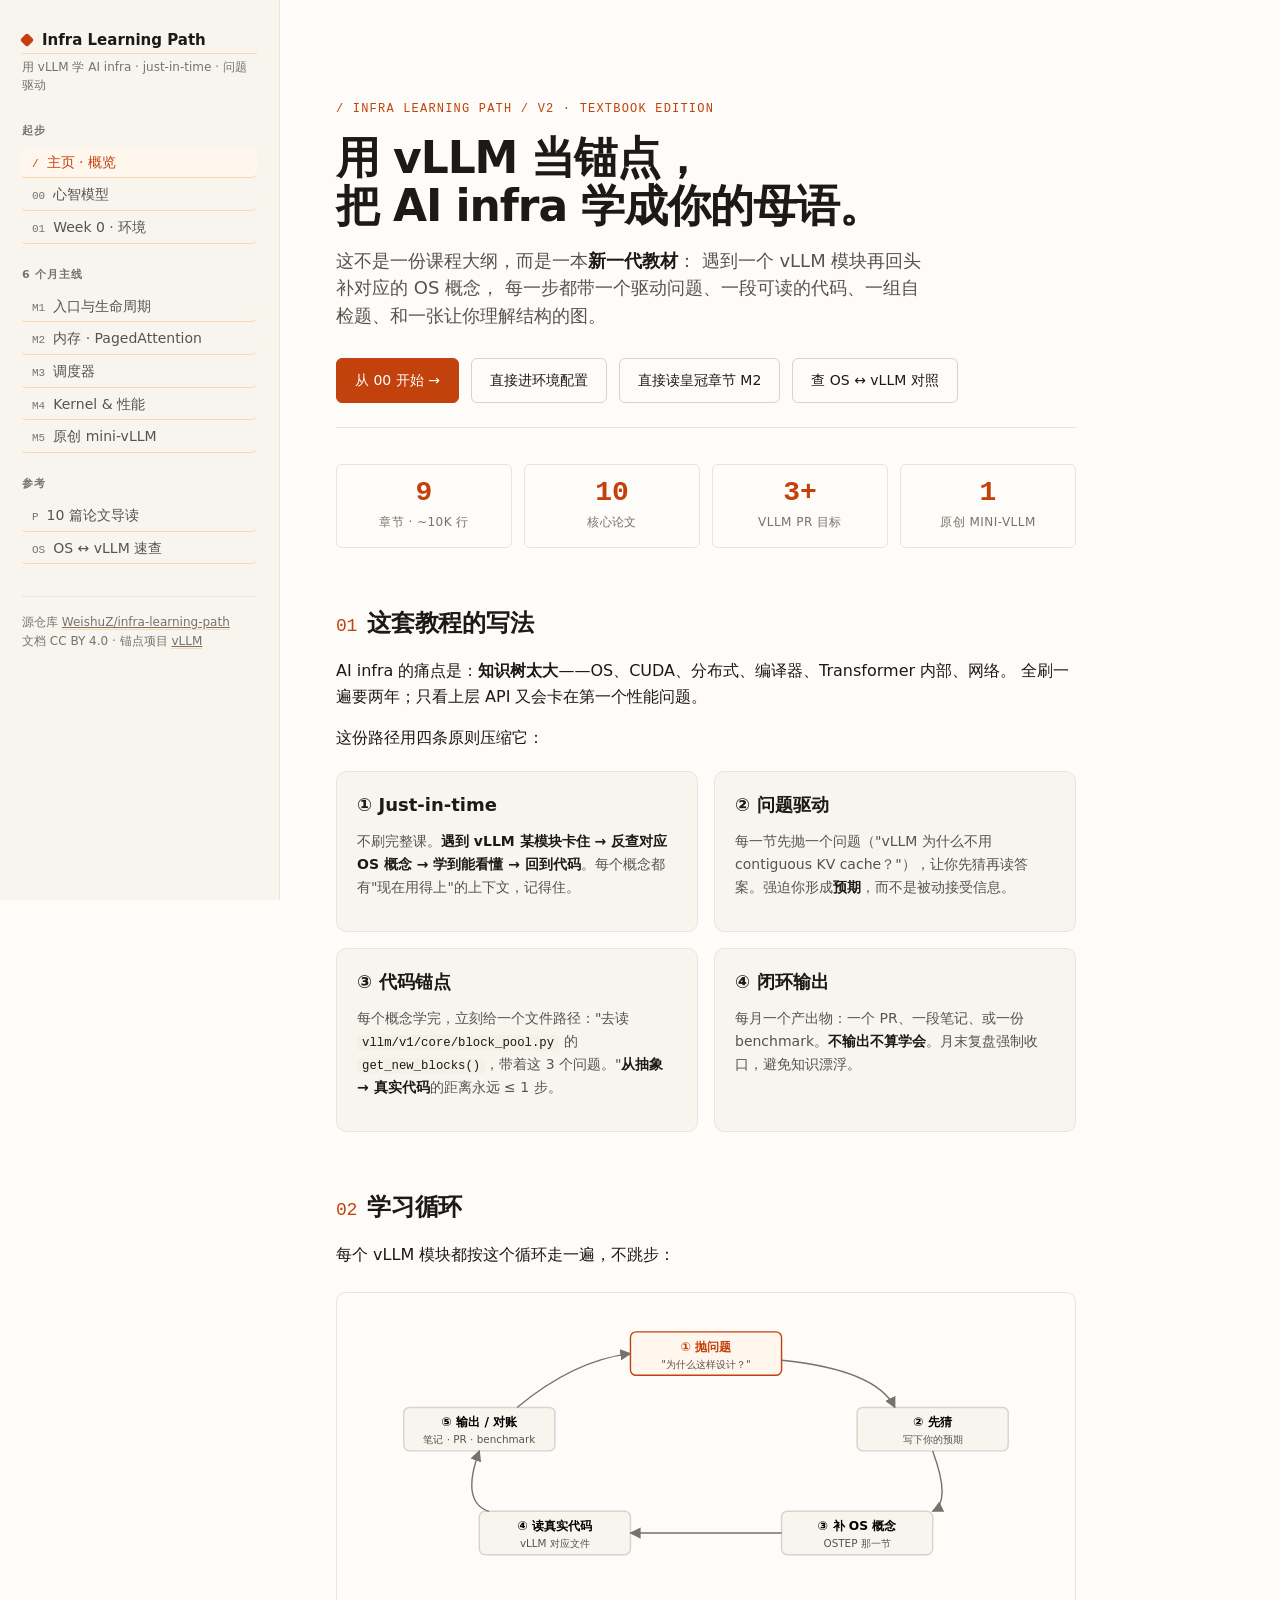
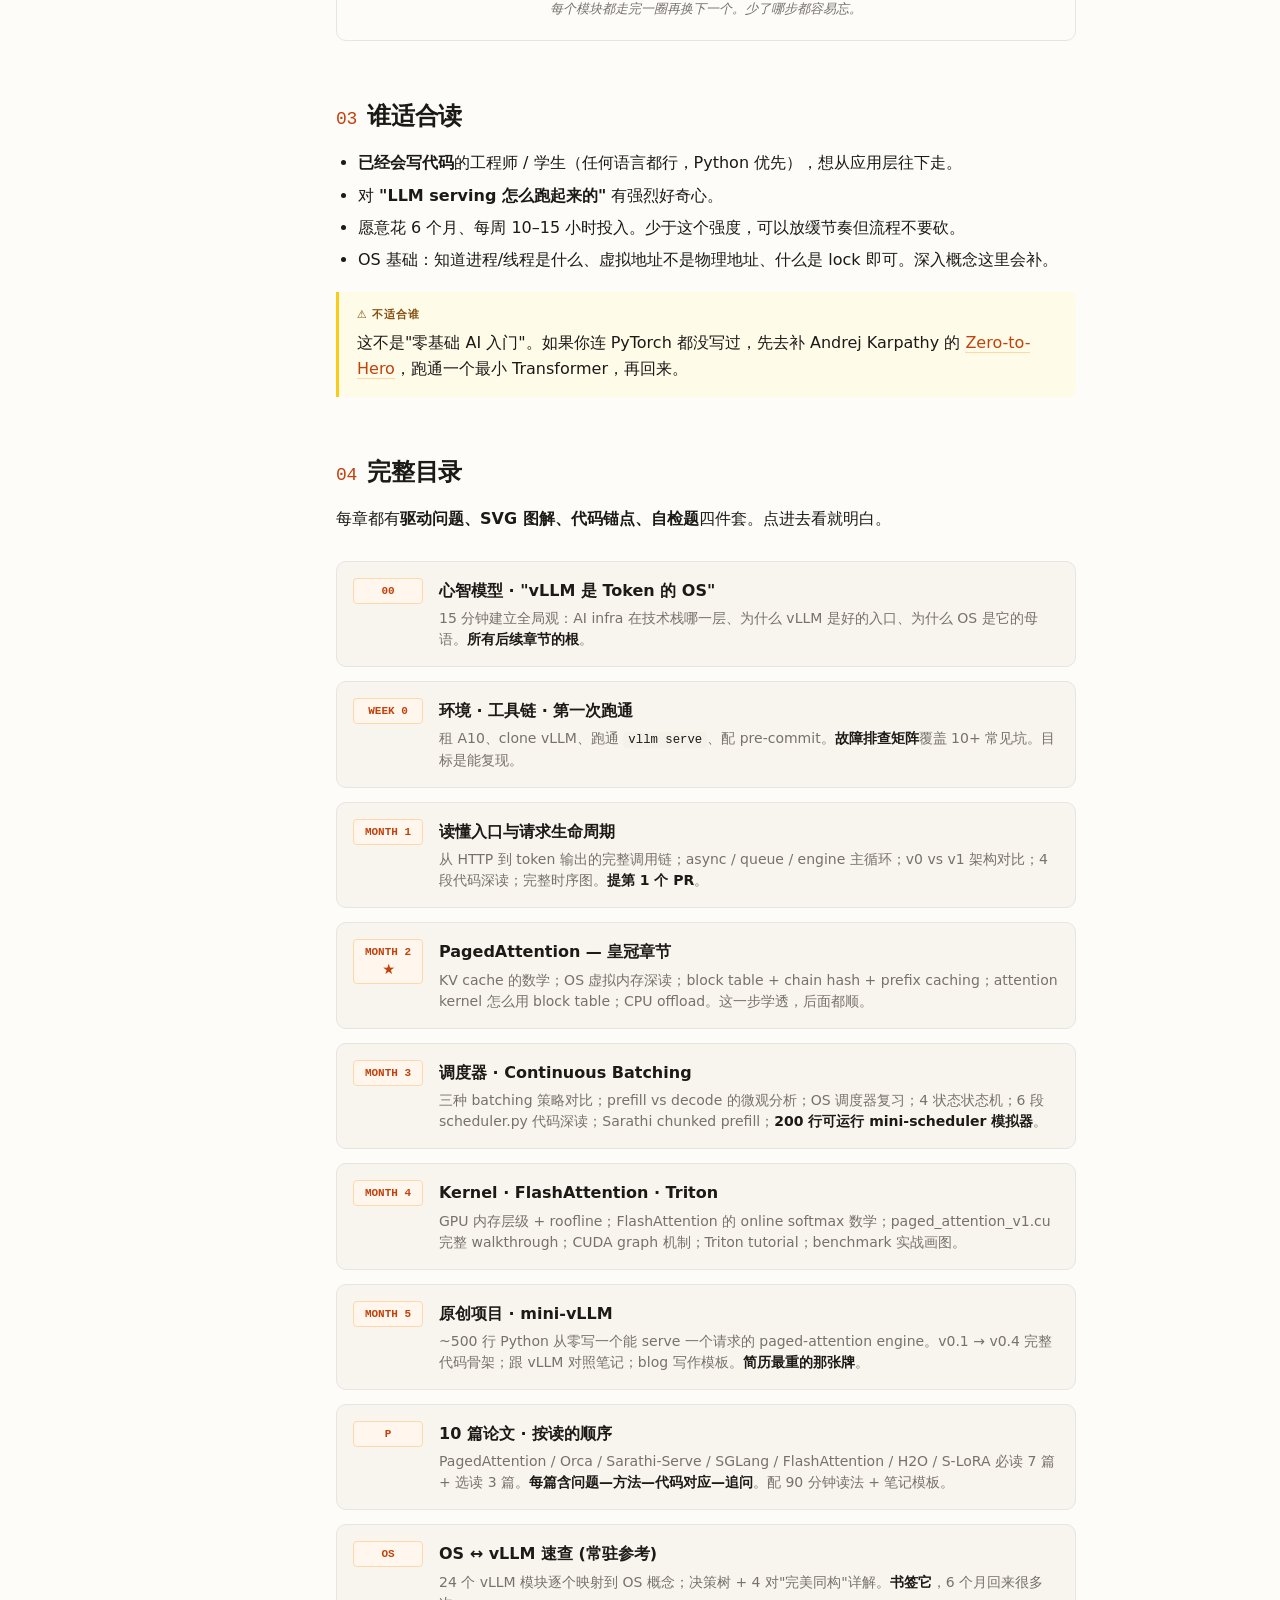
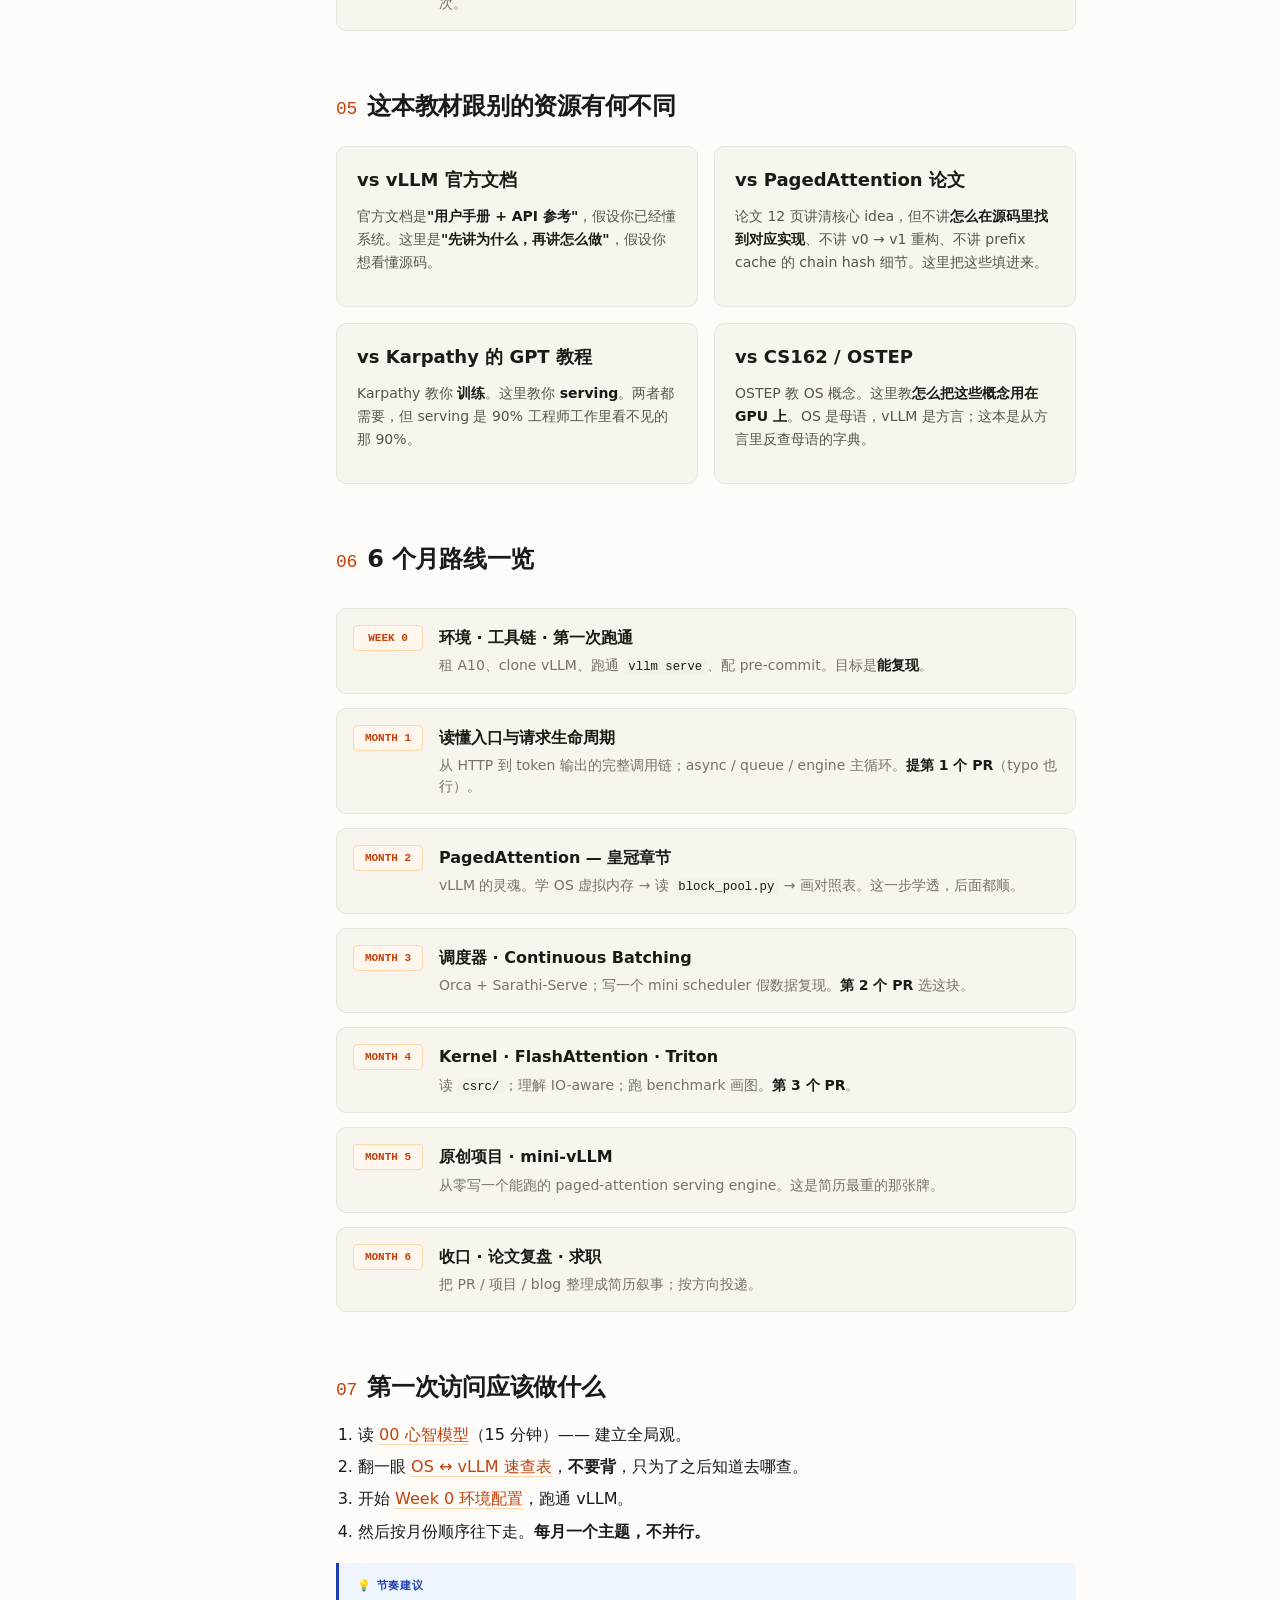
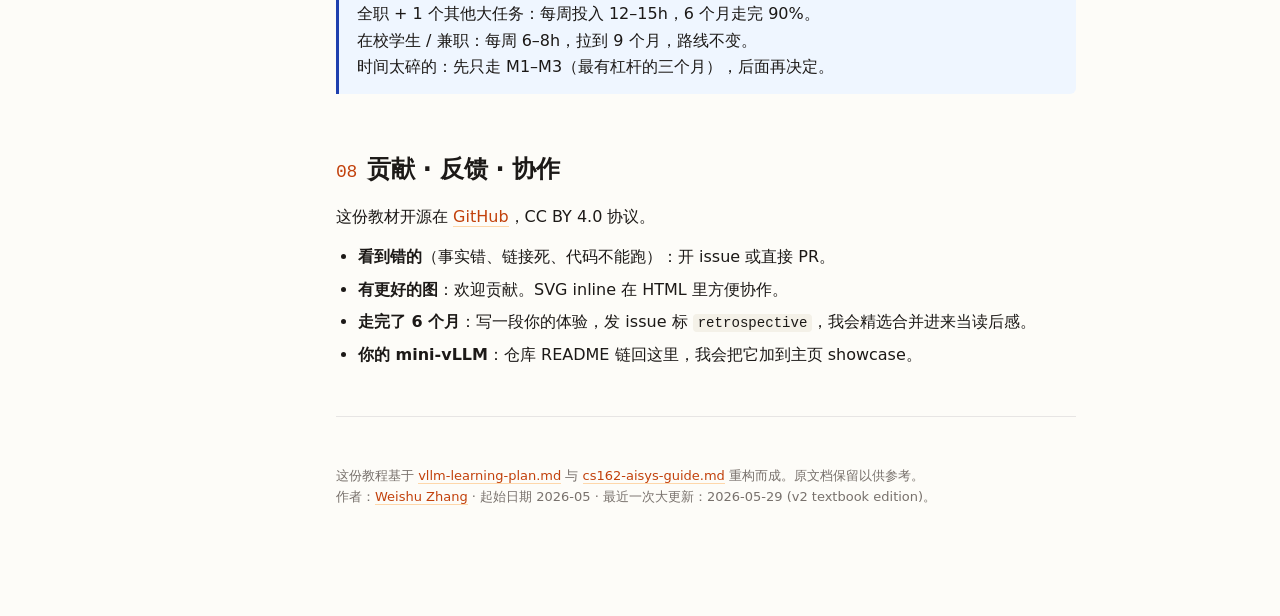
<file: index.html>
<!doctype html>
<html lang="zh-CN">
<head>
<meta charset="utf-8" />
<meta name="viewport" content="width=device-width, initial-scale=1" />
<title>Infra Learning Path · 用 vLLM 学 AI 基础设施</title>
<meta name="description" content="一份问题驱动、强实践的 AI infra 学习路径。以 vLLM 为锚点，用 OS 当母语，6 个月走通从入口到 kernel 的全栈。开放、免费、持续更新。" />
<meta property="og:title" content="Infra Learning Path · 用 vLLM 学 AI 基础设施" />
<meta property="og:description" content="6 个月用 vLLM 当锚点深入 AI infra。9 章 + 10 篇论文 + 1 个原创项目 mini-vLLM。" />
<link rel="stylesheet" href="assets/style.css" />
</head>
<body>

<button class="menu-btn" aria-label="菜单">☰ 目录</button>

<div class="layout">

<aside class="sidebar">
  <a href="index.html" class="brand"><span class="dot"></span>Infra Learning Path</a>
  <div class="tagline">用 vLLM 学 AI infra · just-in-time · 问题驱动</div>

  <div class="nav-group">
    <div class="nav-label">起步</div>
    <nav><ul>
      <li><a href="index.html"><span class="idx">/</span>主页 · 概览</a></li>
      <li><a href="tutorial/00-mental-model.html"><span class="idx">00</span>心智模型</a></li>
      <li><a href="tutorial/01-setup.html"><span class="idx">01</span>Week 0 · 环境</a></li>
    </ul></nav>
  </div>

  <div class="nav-group">
    <div class="nav-label">6 个月主线</div>
    <nav><ul>
      <li><a href="tutorial/02-entrypoints.html"><span class="idx">M1</span>入口与生命周期</a></li>
      <li><a href="tutorial/03-memory.html"><span class="idx">M2</span>内存 · PagedAttention</a></li>
      <li><a href="tutorial/04-scheduler.html"><span class="idx">M3</span>调度器</a></li>
      <li><a href="tutorial/05-kernels.html"><span class="idx">M4</span>Kernel &amp; 性能</a></li>
      <li><a href="tutorial/06-mini-vllm.html"><span class="idx">M5</span>原创 mini-vLLM</a></li>
    </ul></nav>
  </div>

  <div class="nav-group">
    <div class="nav-label">参考</div>
    <nav><ul>
      <li><a href="tutorial/07-papers.html"><span class="idx">P</span>10 篇论文导读</a></li>
      <li><a href="tutorial/08-os-bridge.html"><span class="idx">OS</span>OS ↔ vLLM 速查</a></li>
    </ul></nav>
  </div>

  <div class="foot">
    源仓库 <a href="https://github.com/WeishuZ/infra-learning-path" target="_blank" rel="noopener">WeishuZ/infra-learning-path</a><br>
    文档 CC BY 4.0 · 锚点项目 <a href="https://github.com/vllm-project/vllm" target="_blank" rel="noopener">vLLM</a>
  </div>
</aside>

<main class="content">

<section class="hero">
  <div class="eyebrow">/ infra learning path / v2 · textbook edition</div>
  <h1>用 vLLM 当锚点，<br>把 AI infra 学成你的母语。</h1>
  <p class="sub">
    这不是一份课程大纲，而是一本<strong>新一代教材</strong>：
    遇到一个 vLLM 模块再回头补对应的 OS 概念，
    每一步都带一个驱动问题、一段可读的代码、一组自检题、和一张让你理解结构的图。
  </p>
  <div class="cta-row">
    <a class="btn primary" href="tutorial/00-mental-model.html">从 00 开始 →</a>
    <a class="btn" href="tutorial/01-setup.html">直接进环境配置</a>
    <a class="btn" href="tutorial/03-memory.html">直接读皇冠章节 M2</a>
    <a class="btn" href="tutorial/08-os-bridge.html">查 OS ↔ vLLM 对照</a>
  </div>
</section>

<div class="kpis">
  <div class="kpi"><div class="n">9</div><div class="l">章节 · ~10K 行</div></div>
  <div class="kpi"><div class="n">10</div><div class="l">核心论文</div></div>
  <div class="kpi"><div class="n">3+</div><div class="l">vLLM PR 目标</div></div>
  <div class="kpi"><div class="n">1</div><div class="l">原创 mini-vLLM</div></div>
</div>

<h2><span class="num">01</span>这套教程的写法</h2>

<p>
  AI infra 的痛点是：<strong>知识树太大</strong>——OS、CUDA、分布式、编译器、Transformer 内部、网络。
  全刷一遍要两年；只看上层 API 又会卡在第一个性能问题。
</p>

<p>这份路径用四条原则压缩它：</p>

<div class="cards-2">
  <div class="card">
    <h3>① Just-in-time</h3>
    <p>不刷完整课。<strong>遇到 vLLM 某模块卡住 → 反查对应 OS 概念 → 学到能看懂 → 回到代码</strong>。每个概念都有"现在用得上"的上下文，记得住。</p>
  </div>
  <div class="card">
    <h3>② 问题驱动</h3>
    <p>每一节先抛一个问题（"vLLM 为什么不用 contiguous KV cache？"），让你先猜再读答案。强迫你形成<strong>预期</strong>，而不是被动接受信息。</p>
  </div>
  <div class="card">
    <h3>③ 代码锚点</h3>
    <p>每个概念学完，立刻给一个文件路径："去读 <code>vllm/v1/core/block_pool.py</code> 的 <code>get_new_blocks()</code>，带着这 3 个问题。"<strong>从抽象 → 真实代码</strong>的距离永远 ≤ 1 步。</p>
  </div>
  <div class="card">
    <h3>④ 闭环输出</h3>
    <p>每月一个产出物：一个 PR、一段笔记、或一份 benchmark。<strong>不输出不算学会</strong>。月末复盘强制收口，避免知识漂浮。</p>
  </div>
</div>

<h2><span class="num">02</span>学习循环</h2>

<p>每个 vLLM 模块都按这个循环走一遍，不跳步：</p>

<div class="diagram">
  <svg viewBox="0 0 720 280" xmlns="http://www.w3.org/2000/svg" style="max-width:680px;">
    <defs>
      <marker id="arrow" viewBox="0 0 10 10" refX="9" refY="5" markerWidth="8" markerHeight="8" orient="auto-start-reverse">
        <path d="M 0 0 L 10 5 L 0 10 z" fill="#78716c"/>
      </marker>
    </defs>
    <g font-family="ui-sans-serif, system-ui" font-size="13">
      <rect x="280" y="20" width="160" height="46" rx="6" fill="#fff7ed" stroke="#c2410c" stroke-width="1.5"/>
      <text x="360" y="40" text-anchor="middle" font-weight="600" fill="#c2410c">① 抛问题</text>
      <text x="360" y="58" text-anchor="middle" fill="#57534e" font-size="11">"为什么这样设计？"</text>

      <rect x="520" y="100" width="160" height="46" rx="6" fill="#f7f5ee" stroke="#d6d3d1" stroke-width="1.5"/>
      <text x="600" y="120" text-anchor="middle" font-weight="600">② 先猜</text>
      <text x="600" y="138" text-anchor="middle" fill="#57534e" font-size="11">写下你的预期</text>

      <rect x="440" y="210" width="160" height="46" rx="6" fill="#f7f5ee" stroke="#d6d3d1" stroke-width="1.5"/>
      <text x="520" y="230" text-anchor="middle" font-weight="600">③ 补 OS 概念</text>
      <text x="520" y="248" text-anchor="middle" fill="#57534e" font-size="11">OSTEP 那一节</text>

      <rect x="120" y="210" width="160" height="46" rx="6" fill="#f7f5ee" stroke="#d6d3d1" stroke-width="1.5"/>
      <text x="200" y="230" text-anchor="middle" font-weight="600">④ 读真实代码</text>
      <text x="200" y="248" text-anchor="middle" fill="#57534e" font-size="11">vLLM 对应文件</text>

      <rect x="40" y="100" width="160" height="46" rx="6" fill="#f7f5ee" stroke="#d6d3d1" stroke-width="1.5"/>
      <text x="120" y="120" text-anchor="middle" font-weight="600">⑤ 输出 / 对账</text>
      <text x="120" y="138" text-anchor="middle" fill="#57534e" font-size="11">笔记 · PR · benchmark</text>

      <path d="M 440 50 Q 540 60 560 100" fill="none" stroke="#78716c" stroke-width="1.5" marker-end="url(#arrow)"/>
      <path d="M 600 146 Q 620 200 600 210" fill="none" stroke="#78716c" stroke-width="1.5" marker-end="url(#arrow)"/>
      <path d="M 440 233 L 280 233" fill="none" stroke="#78716c" stroke-width="1.5" marker-end="url(#arrow)"/>
      <path d="M 130 210 Q 100 200 120 146" fill="none" stroke="#78716c" stroke-width="1.5" marker-end="url(#arrow)"/>
      <path d="M 160 100 Q 220 50 280 43" fill="none" stroke="#78716c" stroke-width="1.5" marker-end="url(#arrow)"/>
    </g>
  </svg>
  <div class="caption">每个模块都走完一圈再换下一个。少了哪步都容易忘。</div>
</div>

<h2><span class="num">03</span>谁适合读</h2>

<ul>
  <li><strong>已经会写代码</strong>的工程师 / 学生（任何语言都行，Python 优先），想从应用层往下走。</li>
  <li>对 <strong>"LLM serving 怎么跑起来的"</strong> 有强烈好奇心。</li>
  <li>愿意花 6 个月、每周 10–15 小时投入。少于这个强度，可以放缓节奏但流程不要砍。</li>
  <li>OS 基础：知道进程/线程是什么、虚拟地址不是物理地址、什么是 lock 即可。深入概念这里会补。</li>
</ul>

<div class="callout warn">
  <div class="label">⚠ 不适合谁</div>
  这不是"零基础 AI 入门"。如果你连 PyTorch 都没写过，先去补 Andrej Karpathy 的 <a href="https://karpathy.ai/zero-to-hero.html" target="_blank">Zero-to-Hero</a>，跑通一个最小 Transformer，再回来。
</div>

<h2><span class="num">04</span>完整目录</h2>

<p>每章都有<strong>驱动问题、SVG 图解、代码锚点、自检题</strong>四件套。点进去看就明白。</p>

<div class="timeline">
  <a class="step" href="tutorial/00-mental-model.html">
    <div class="badge">00</div>
    <div>
      <div class="title">心智模型 · "vLLM 是 Token 的 OS"</div>
      <div class="desc">15 分钟建立全局观：AI infra 在技术栈哪一层、为什么 vLLM 是好的入口、为什么 OS 是它的母语。<strong>所有后续章节的根</strong>。</div>
    </div>
  </a>
  <a class="step" href="tutorial/01-setup.html">
    <div class="badge">Week 0</div>
    <div>
      <div class="title">环境 · 工具链 · 第一次跑通</div>
      <div class="desc">租 A10、clone vLLM、跑通 <code>vllm serve</code>、配 pre-commit。<strong>故障排查矩阵</strong>覆盖 10+ 常见坑。目标是能复现。</div>
    </div>
  </a>
  <a class="step" href="tutorial/02-entrypoints.html">
    <div class="badge">Month 1</div>
    <div>
      <div class="title">读懂入口与请求生命周期</div>
      <div class="desc">从 HTTP 到 token 输出的完整调用链；async / queue / engine 主循环；v0 vs v1 架构对比；4 段代码深读；完整时序图。<strong>提第 1 个 PR</strong>。</div>
    </div>
  </a>
  <a class="step" href="tutorial/03-memory.html">
    <div class="badge">Month 2 ★</div>
    <div>
      <div class="title">PagedAttention — 皇冠章节</div>
      <div class="desc">KV cache 的数学；OS 虚拟内存深读；block table + chain hash + prefix caching；attention kernel 怎么用 block table；CPU offload。这一步学透，后面都顺。</div>
    </div>
  </a>
  <a class="step" href="tutorial/04-scheduler.html">
    <div class="badge">Month 3</div>
    <div>
      <div class="title">调度器 · Continuous Batching</div>
      <div class="desc">三种 batching 策略对比；prefill vs decode 的微观分析；OS 调度器复习；4 状态状态机；6 段 scheduler.py 代码深读；Sarathi chunked prefill；<strong>200 行可运行 mini-scheduler 模拟器</strong>。</div>
    </div>
  </a>
  <a class="step" href="tutorial/05-kernels.html">
    <div class="badge">Month 4</div>
    <div>
      <div class="title">Kernel · FlashAttention · Triton</div>
      <div class="desc">GPU 内存层级 + roofline；FlashAttention 的 online softmax 数学；paged_attention_v1.cu 完整 walkthrough；CUDA graph 机制；Triton tutorial；benchmark 实战画图。</div>
    </div>
  </a>
  <a class="step" href="tutorial/06-mini-vllm.html">
    <div class="badge">Month 5</div>
    <div>
      <div class="title">原创项目 · mini-vLLM</div>
      <div class="desc">~500 行 Python 从零写一个能 serve 一个请求的 paged-attention engine。v0.1 → v0.4 完整代码骨架；跟 vLLM 对照笔记；blog 写作模板。<strong>简历最重的那张牌</strong>。</div>
    </div>
  </a>
  <a class="step" href="tutorial/07-papers.html">
    <div class="badge">P</div>
    <div>
      <div class="title">10 篇论文 · 按读的顺序</div>
      <div class="desc">PagedAttention / Orca / Sarathi-Serve / SGLang / FlashAttention / H2O / S-LoRA 必读 7 篇 + 选读 3 篇。<strong>每篇含问题—方法—代码对应—追问</strong>。配 90 分钟读法 + 笔记模板。</div>
    </div>
  </a>
  <a class="step" href="tutorial/08-os-bridge.html">
    <div class="badge">OS</div>
    <div>
      <div class="title">OS ↔ vLLM 速查 (常驻参考)</div>
      <div class="desc">24 个 vLLM 模块逐个映射到 OS 概念；决策树 + 4 对"完美同构"详解。<strong>书签它</strong>，6 个月回来很多次。</div>
    </div>
  </a>
</div>

<h2><span class="num">05</span>这本教材跟别的资源有何不同</h2>

<div class="cards-2">
  <div class="card">
    <h3>vs vLLM 官方文档</h3>
    <p>官方文档是<strong>"用户手册 + API 参考"</strong>，假设你已经懂系统。这里是<strong>"先讲为什么，再讲怎么做"</strong>，假设你想看懂源码。</p>
  </div>
  <div class="card">
    <h3>vs PagedAttention 论文</h3>
    <p>论文 12 页讲清核心 idea，但不讲<strong>怎么在源码里找到对应实现</strong>、不讲 v0 → v1 重构、不讲 prefix cache 的 chain hash 细节。这里把这些填进来。</p>
  </div>
  <div class="card">
    <h3>vs Karpathy 的 GPT 教程</h3>
    <p>Karpathy 教你 <strong>训练</strong>。这里教你 <strong>serving</strong>。两者都需要，但 serving 是 90% 工程师工作里看不见的那 90%。</p>
  </div>
  <div class="card">
    <h3>vs CS162 / OSTEP</h3>
    <p>OSTEP 教 OS 概念。这里教<strong>怎么把这些概念用在 GPU 上</strong>。OS 是母语，vLLM 是方言；这本是从方言里反查母语的字典。</p>
  </div>
</div>

<h2><span class="num">06</span>6 个月路线一览</h2>

<div class="timeline">
  <a class="step" href="tutorial/01-setup.html">
    <div class="badge">Week 0</div>
    <div>
      <div class="title">环境 · 工具链 · 第一次跑通</div>
      <div class="desc">租 A10、clone vLLM、跑通 <code>vllm serve</code>、配 pre-commit。目标是<strong>能复现</strong>。</div>
    </div>
  </a>
  <a class="step" href="tutorial/02-entrypoints.html">
    <div class="badge">Month 1</div>
    <div>
      <div class="title">读懂入口与请求生命周期</div>
      <div class="desc">从 HTTP 到 token 输出的完整调用链；async / queue / engine 主循环。<strong>提第 1 个 PR</strong>（typo 也行）。</div>
    </div>
  </a>
  <a class="step" href="tutorial/03-memory.html">
    <div class="badge">Month 2</div>
    <div>
      <div class="title">PagedAttention — 皇冠章节</div>
      <div class="desc">vLLM 的灵魂。学 OS 虚拟内存 → 读 <code>block_pool.py</code> → 画对照表。这一步学透，后面都顺。</div>
    </div>
  </a>
  <a class="step" href="tutorial/04-scheduler.html">
    <div class="badge">Month 3</div>
    <div>
      <div class="title">调度器 · Continuous Batching</div>
      <div class="desc">Orca + Sarathi-Serve；写一个 mini scheduler 假数据复现。<strong>第 2 个 PR</strong> 选这块。</div>
    </div>
  </a>
  <a class="step" href="tutorial/05-kernels.html">
    <div class="badge">Month 4</div>
    <div>
      <div class="title">Kernel · FlashAttention · Triton</div>
      <div class="desc">读 <code>csrc/</code>；理解 IO-aware；跑 benchmark 画图。<strong>第 3 个 PR</strong>。</div>
    </div>
  </a>
  <a class="step" href="tutorial/06-mini-vllm.html">
    <div class="badge">Month 5</div>
    <div>
      <div class="title">原创项目 · mini-vLLM</div>
      <div class="desc">从零写一个能跑的 paged-attention serving engine。这是简历最重的那张牌。</div>
    </div>
  </a>
  <a class="step" href="tutorial/07-papers.html">
    <div class="badge">Month 6</div>
    <div>
      <div class="title">收口 · 论文复盘 · 求职</div>
      <div class="desc">把 PR / 项目 / blog 整理成简历叙事；按方向投递。</div>
    </div>
  </a>
</div>

<h2><span class="num">07</span>第一次访问应该做什么</h2>

<ol>
  <li>读 <a href="tutorial/00-mental-model.html">00 心智模型</a>（15 分钟）—— 建立全局观。</li>
  <li>翻一眼 <a href="tutorial/08-os-bridge.html">OS ↔ vLLM 速查表</a>，<strong>不要背</strong>，只为了之后知道去哪查。</li>
  <li>开始 <a href="tutorial/01-setup.html">Week 0 环境配置</a>，跑通 vLLM。</li>
  <li>然后按月份顺序往下走。<strong>每月一个主题，不并行。</strong></li>
</ol>

<div class="callout tip">
  <div class="label">💡 节奏建议</div>
  全职 + 1 个其他大任务：每周投入 12–15h，6 个月走完 90%。<br>
  在校学生 / 兼职：每周 6–8h，拉到 9 个月，路线不变。<br>
  时间太碎的：先只走 M1–M3（最有杠杆的三个月），后面再决定。
</div>

<h2><span class="num">08</span>贡献 · 反馈 · 协作</h2>

<p>这份教材开源在 <a href="https://github.com/WeishuZ/infra-learning-path" target="_blank">GitHub</a>，CC BY 4.0 协议。</p>

<ul>
  <li><strong>看到错的</strong>（事实错、链接死、代码不能跑）：开 issue 或直接 PR。</li>
  <li><strong>有更好的图</strong>：欢迎贡献。SVG inline 在 HTML 里方便协作。</li>
  <li><strong>走完了 6 个月</strong>：写一段你的体验，发 issue 标 <code>retrospective</code>，我会精选合并进来当读后感。</li>
  <li><strong>你的 mini-vLLM</strong>：仓库 README 链回这里，我会把它加到主页 showcase。</li>
</ul>

<hr>

<p class="muted small">
  这份教程基于 <a href="vllm-learning-plan.md">vllm-learning-plan.md</a> 与 <a href="cs162-aisys-guide.md">cs162-aisys-guide.md</a> 重构而成。原文档保留以供参考。<br>
  作者：<a href="https://weishuz.com" target="_blank">Weishu Zhang</a> · 起始日期 2026-05 · 最近一次大更新：2026-05-29 (v2 textbook edition)。
</p>

</main>
</div>

<script src="assets/app.js"></script>
</body>
</html>
</file>
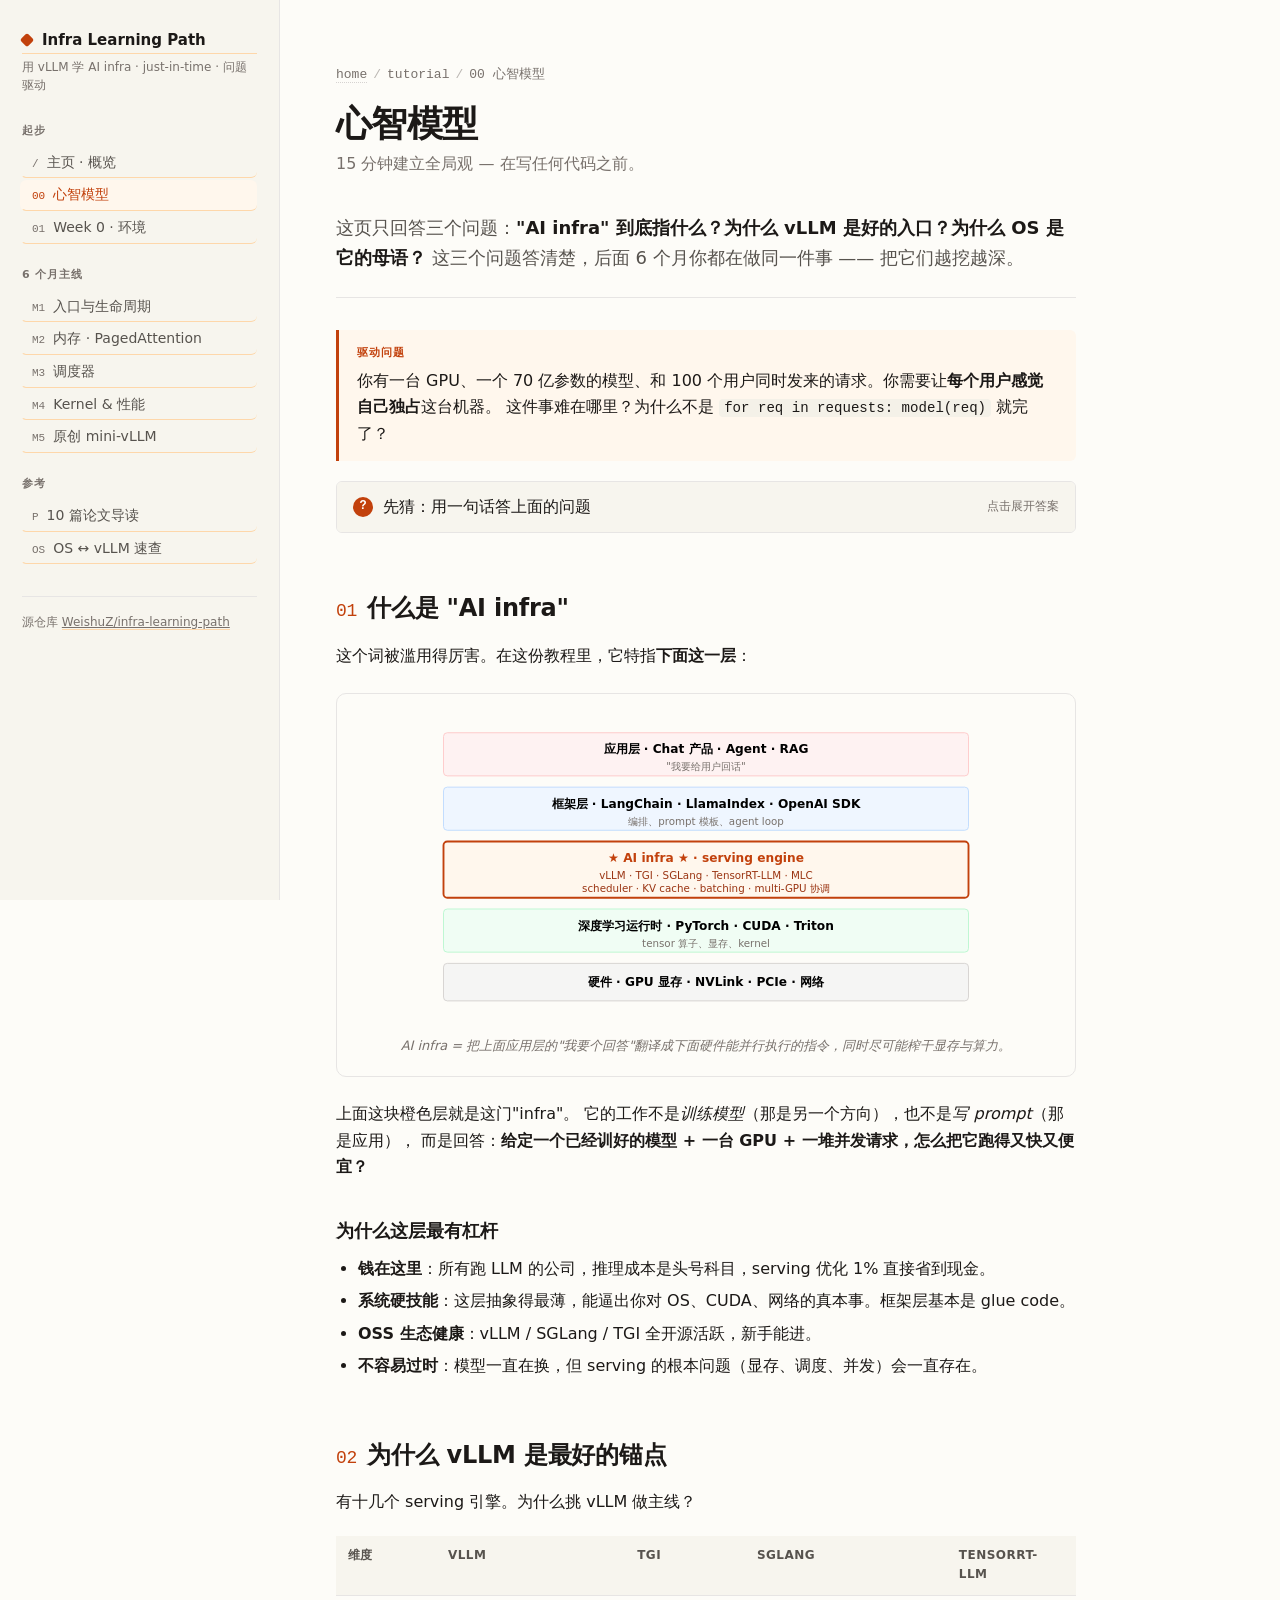
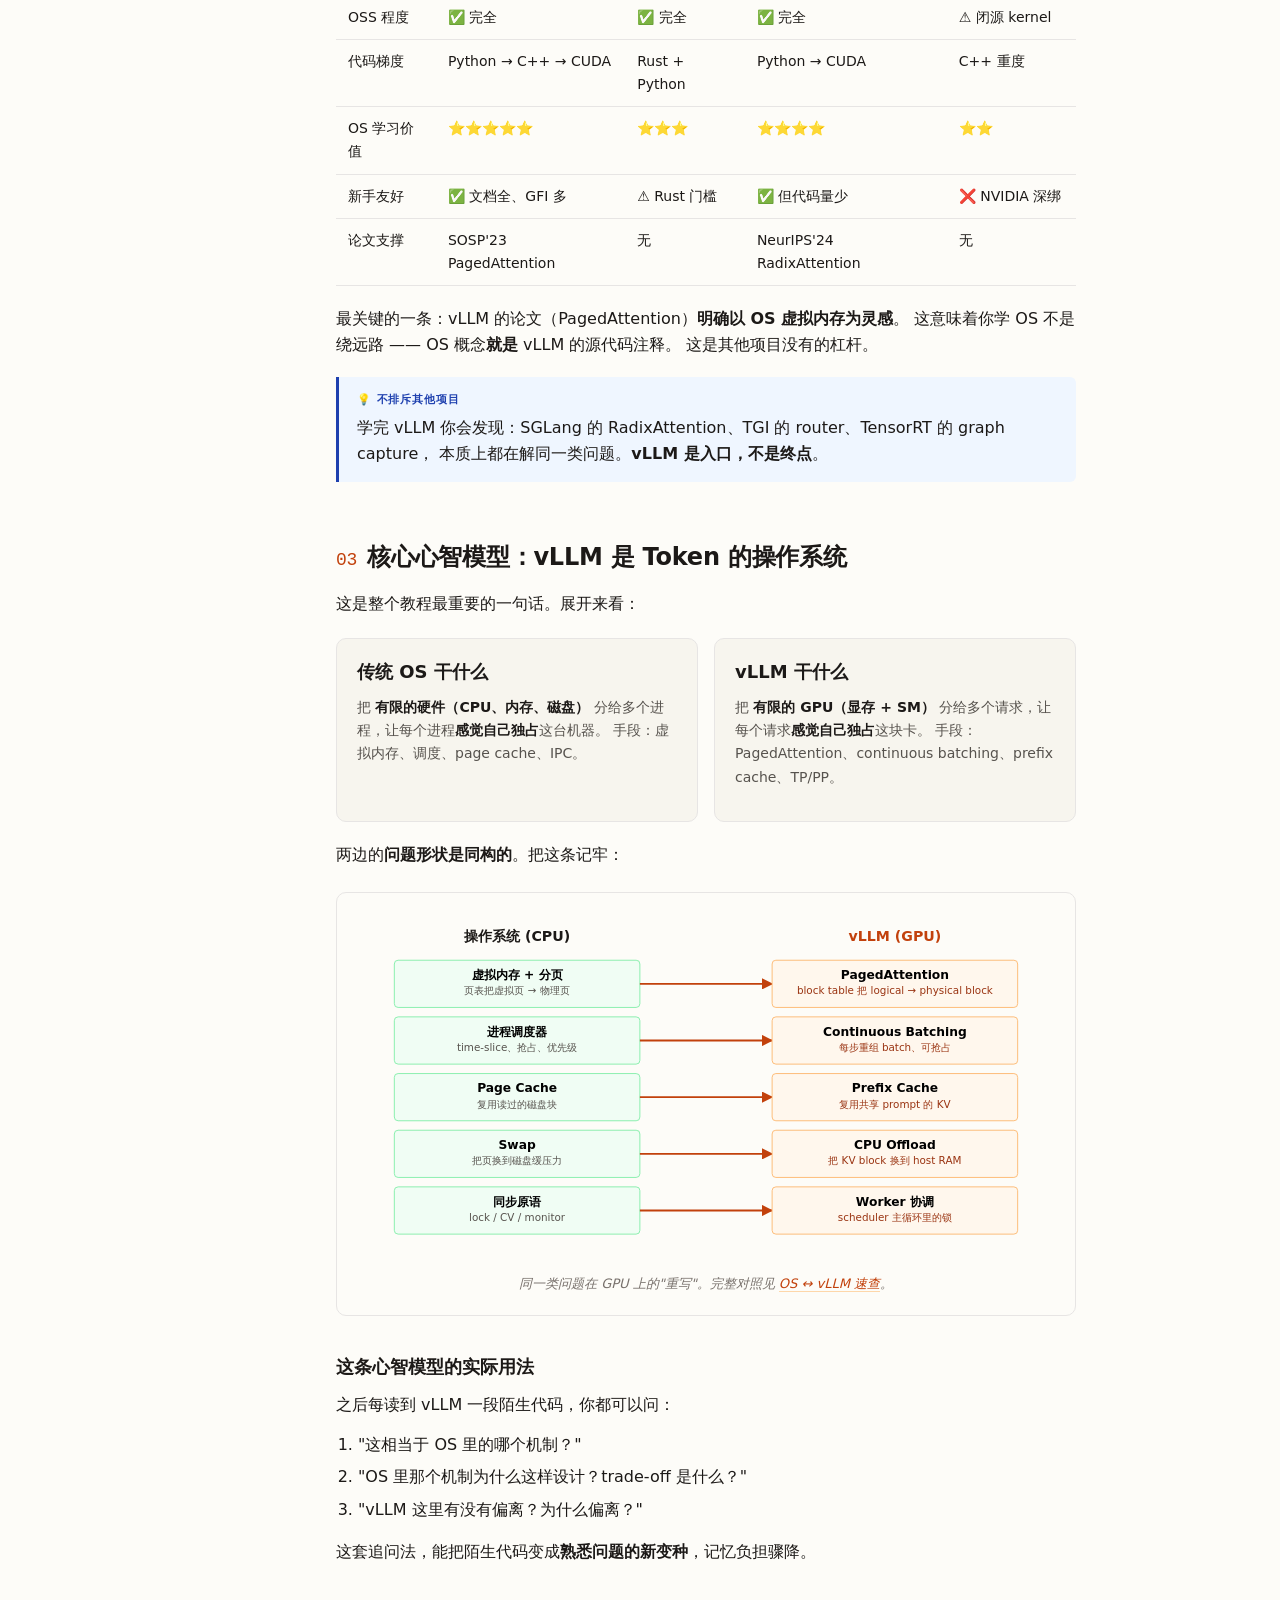
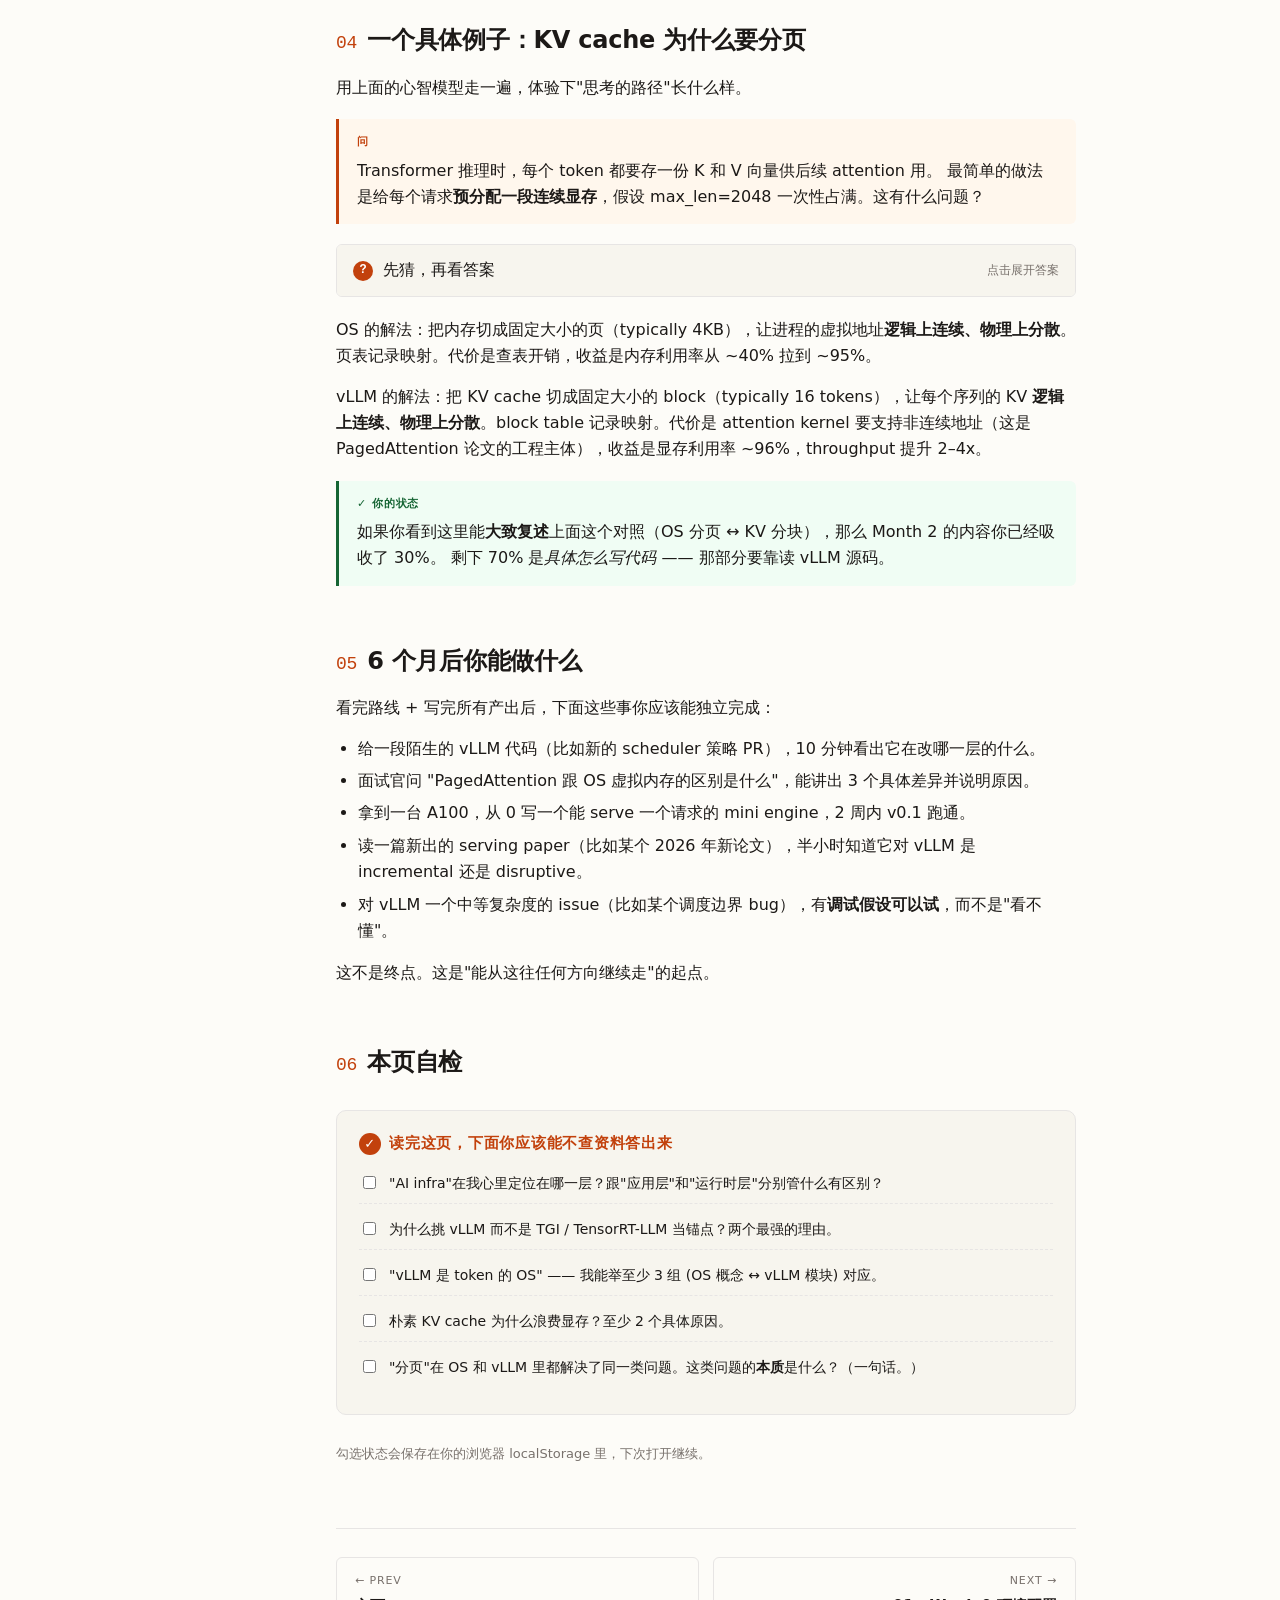
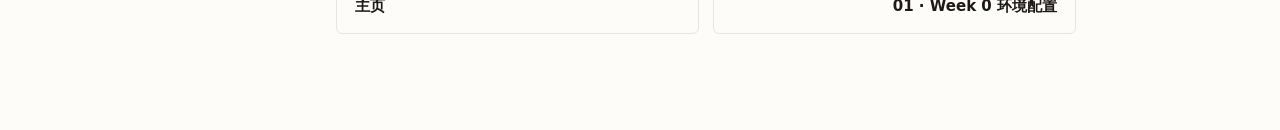
<file: tutorial/00-mental-model.html>
<!doctype html>
<html lang="zh-CN">
<head>
<meta charset="utf-8" />
<meta name="viewport" content="width=device-width, initial-scale=1" />
<title>00 · 心智模型 — Infra Learning Path</title>
<link rel="stylesheet" href="../assets/style.css" />
</head>
<body>

<button class="menu-btn" aria-label="菜单">☰ 目录</button>

<div class="layout">

<aside class="sidebar">
  <a href="../index.html" class="brand"><span class="dot"></span>Infra Learning Path</a>
  <div class="tagline">用 vLLM 学 AI infra · just-in-time · 问题驱动</div>
  <div class="nav-group"><div class="nav-label">起步</div><nav><ul>
    <li><a href="../index.html"><span class="idx">/</span>主页 · 概览</a></li>
    <li><a href="00-mental-model.html"><span class="idx">00</span>心智模型</a></li>
    <li><a href="01-setup.html"><span class="idx">01</span>Week 0 · 环境</a></li>
  </ul></nav></div>
  <div class="nav-group"><div class="nav-label">6 个月主线</div><nav><ul>
    <li><a href="02-entrypoints.html"><span class="idx">M1</span>入口与生命周期</a></li>
    <li><a href="03-memory.html"><span class="idx">M2</span>内存 · PagedAttention</a></li>
    <li><a href="04-scheduler.html"><span class="idx">M3</span>调度器</a></li>
    <li><a href="05-kernels.html"><span class="idx">M4</span>Kernel &amp; 性能</a></li>
    <li><a href="06-mini-vllm.html"><span class="idx">M5</span>原创 mini-vLLM</a></li>
  </ul></nav></div>
  <div class="nav-group"><div class="nav-label">参考</div><nav><ul>
    <li><a href="07-papers.html"><span class="idx">P</span>10 篇论文导读</a></li>
    <li><a href="08-os-bridge.html"><span class="idx">OS</span>OS ↔ vLLM 速查</a></li>
  </ul></nav></div>
  <div class="foot">源仓库 <a href="https://github.com/WeishuZ/infra-learning-path" target="_blank" rel="noopener">WeishuZ/infra-learning-path</a></div>
</aside>

<main class="content">

<div class="crumbs">
  <a href="../index.html">home</a><span class="sep">/</span>tutorial<span class="sep">/</span>00 心智模型
</div>

<h1 class="page-title">心智模型</h1>
<p class="page-sub">15 分钟建立全局观 — 在写任何代码之前。</p>

<p class="lede">
  这页只回答三个问题：<strong>"AI infra" 到底指什么？为什么 vLLM 是好的入口？为什么 OS 是它的母语？</strong>
  这三个问题答清楚，后面 6 个月你都在做同一件事 —— 把它们越挖越深。
</p>

<div class="callout q">
  <div class="label">驱动问题</div>
  你有一台 GPU、一个 70 亿参数的模型、和 100 个用户同时发来的请求。你需要让<strong>每个用户感觉自己独占</strong>这台机器。
  这件事难在哪里？为什么不是 <code>for req in requests: model(req)</code> 就完了？
</div>

<details class="predict">
  <summary>先猜：用一句话答上面的问题</summary>
  <div class="body">
    <p>有三个真实的难点：</p>
    <ol>
      <li><strong>显存有限</strong>。70B 模型自己就吃 14GB；每个用户的 KV cache 还会随对话长度线性增长。100 个用户 × 2K context 可能就把卡撑爆。</li>
      <li><strong>请求长度差距大</strong>。一个用户要 10 个 token，另一个要 4000 个。简单 padding 到最长 = 浪费 99% 算力。</li>
      <li><strong>计算节奏不同</strong>。prefill（处理 prompt）是 compute-bound，decode（一次出一个 token）是 memory-bound。混在一起 batch 就互相拖累。</li>
    </ol>
    <p>vLLM 解的就是这三个问题。整套设计 = <strong>显存复用 + 动态 batch + 调度优化</strong>。</p>
  </div>
</details>

<h2><span class="num">01</span>什么是 "AI infra"</h2>

<p>这个词被滥用得厉害。在这份教程里，它特指<strong>下面这一层</strong>：</p>

<div class="diagram">
  <svg viewBox="0 0 640 320" xmlns="http://www.w3.org/2000/svg" style="max-width:600px;">
    <g font-family="ui-sans-serif, system-ui" font-size="13">
      <!-- layers stacked -->
      <rect x="40" y="20" width="560" height="46" rx="4" fill="#fef2f2" stroke="#fecaca"/>
      <text x="320" y="42" text-anchor="middle" font-weight="600">应用层 · Chat 产品 · Agent · RAG</text>
      <text x="320" y="60" text-anchor="middle" fill="#78716c" font-size="11">"我要给用户回话"</text>

      <rect x="40" y="78" width="560" height="46" rx="4" fill="#eff6ff" stroke="#bfdbfe"/>
      <text x="320" y="100" text-anchor="middle" font-weight="600">框架层 · LangChain · LlamaIndex · OpenAI SDK</text>
      <text x="320" y="118" text-anchor="middle" fill="#78716c" font-size="11">编排、prompt 模板、agent loop</text>

      <rect x="40" y="136" width="560" height="60" rx="4" fill="#fff7ed" stroke="#c2410c" stroke-width="2"/>
      <text x="320" y="158" text-anchor="middle" font-weight="700" fill="#c2410c">★ AI infra ★ · serving engine</text>
      <text x="320" y="176" text-anchor="middle" fill="#9a3412" font-size="11">vLLM · TGI · SGLang · TensorRT-LLM · MLC</text>
      <text x="320" y="190" text-anchor="middle" fill="#9a3412" font-size="11">scheduler · KV cache · batching · multi-GPU 协调</text>

      <rect x="40" y="208" width="560" height="46" rx="4" fill="#f0fdf4" stroke="#bbf7d0"/>
      <text x="320" y="230" text-anchor="middle" font-weight="600">深度学习运行时 · PyTorch · CUDA · Triton</text>
      <text x="320" y="248" text-anchor="middle" fill="#78716c" font-size="11">tensor 算子、显存、kernel</text>

      <rect x="40" y="266" width="560" height="40" rx="4" fill="#f5f5f4" stroke="#d6d3d1"/>
      <text x="320" y="290" text-anchor="middle" font-weight="600">硬件 · GPU 显存 · NVLink · PCIe · 网络</text>
    </g>
  </svg>
  <div class="caption">AI infra = 把上面应用层的"我要个回答"翻译成下面硬件能并行执行的指令，同时尽可能榨干显存与算力。</div>
</div>

<p>
  上面这块橙色层就是这门"infra"。
  它的工作不是<em>训练模型</em>（那是另一个方向），也不是<em>写 prompt</em>（那是应用），
  而是回答：<strong>给定一个已经训好的模型 + 一台 GPU + 一堆并发请求，怎么把它跑得又快又便宜？</strong>
</p>

<h3>为什么这层最有杠杆</h3>

<ul>
  <li><strong>钱在这里</strong>：所有跑 LLM 的公司，推理成本是头号科目，serving 优化 1% 直接省到现金。</li>
  <li><strong>系统硬技能</strong>：这层抽象得最薄，能逼出你对 OS、CUDA、网络的真本事。框架层基本是 glue code。</li>
  <li><strong>OSS 生态健康</strong>：vLLM / SGLang / TGI 全开源活跃，新手能进。</li>
  <li><strong>不容易过时</strong>：模型一直在换，但 serving 的根本问题（显存、调度、并发）会一直存在。</li>
</ul>

<h2><span class="num">02</span>为什么 vLLM 是最好的锚点</h2>

<p>有十几个 serving 引擎。为什么挑 vLLM 做主线？</p>

<table>
  <thead>
    <tr><th>维度</th><th>vLLM</th><th>TGI</th><th>SGLang</th><th>TensorRT-LLM</th></tr>
  </thead>
  <tbody>
    <tr><td>OSS 程度</td><td>✅ 完全</td><td>✅ 完全</td><td>✅ 完全</td><td>⚠ 闭源 kernel</td></tr>
    <tr><td>代码梯度</td><td>Python → C++ → CUDA</td><td>Rust + Python</td><td>Python → CUDA</td><td>C++ 重度</td></tr>
    <tr><td>OS 学习价值</td><td>⭐⭐⭐⭐⭐</td><td>⭐⭐⭐</td><td>⭐⭐⭐⭐</td><td>⭐⭐</td></tr>
    <tr><td>新手友好</td><td>✅ 文档全、GFI 多</td><td>⚠ Rust 门槛</td><td>✅ 但代码量少</td><td>❌ NVIDIA 深绑</td></tr>
    <tr><td>论文支撑</td><td>SOSP'23 PagedAttention</td><td>无</td><td>NeurIPS'24 RadixAttention</td><td>无</td></tr>
  </tbody>
</table>

<p>
  最关键的一条：vLLM 的论文（PagedAttention）<strong>明确以 OS 虚拟内存为灵感</strong>。
  这意味着你学 OS 不是绕远路 —— OS 概念<strong>就是</strong> vLLM 的源代码注释。
  这是其他项目没有的杠杆。
</p>

<div class="callout tip">
  <div class="label">💡 不排斥其他项目</div>
  学完 vLLM 你会发现：SGLang 的 RadixAttention、TGI 的 router、TensorRT 的 graph capture，
  本质上都在解同一类问题。<strong>vLLM 是入口，不是终点</strong>。
</div>

<h2><span class="num">03</span>核心心智模型：vLLM 是 Token 的操作系统</h2>

<p>这是整个教程最重要的一句话。展开来看：</p>

<div class="cards-2">
  <div class="card">
    <h3>传统 OS 干什么</h3>
    <p>把 <strong>有限的硬件（CPU、内存、磁盘）</strong> 分给多个进程，让每个进程<strong>感觉自己独占</strong>这台机器。
    手段：虚拟内存、调度、page cache、IPC。</p>
  </div>
  <div class="card">
    <h3>vLLM 干什么</h3>
    <p>把 <strong>有限的 GPU（显存 + SM）</strong> 分给多个请求，让每个请求<strong>感觉自己独占</strong>这块卡。
    手段：PagedAttention、continuous batching、prefix cache、TP/PP。</p>
  </div>
</div>

<p>两边的<strong>问题形状是同构的</strong>。把这条记牢：</p>

<div class="diagram">
  <svg viewBox="0 0 720 360" xmlns="http://www.w3.org/2000/svg" style="max-width:680px;">
    <g font-family="ui-sans-serif, system-ui" font-size="13">
      <!-- left: OS -->
      <text x="160" y="30" text-anchor="middle" font-weight="700" font-size="15" fill="#1c1917">操作系统 (CPU)</text>
      <rect x="30" y="50" width="260" height="50" rx="4" fill="#f0fdf4" stroke="#86efac"/>
      <text x="160" y="70" text-anchor="middle" font-weight="600">虚拟内存 + 分页</text>
      <text x="160" y="86" text-anchor="middle" fill="#57534e" font-size="11">页表把虚拟页 → 物理页</text>

      <rect x="30" y="110" width="260" height="50" rx="4" fill="#f0fdf4" stroke="#86efac"/>
      <text x="160" y="130" text-anchor="middle" font-weight="600">进程调度器</text>
      <text x="160" y="146" text-anchor="middle" fill="#57534e" font-size="11">time-slice、抢占、优先级</text>

      <rect x="30" y="170" width="260" height="50" rx="4" fill="#f0fdf4" stroke="#86efac"/>
      <text x="160" y="190" text-anchor="middle" font-weight="600">Page Cache</text>
      <text x="160" y="206" text-anchor="middle" fill="#57534e" font-size="11">复用读过的磁盘块</text>

      <rect x="30" y="230" width="260" height="50" rx="4" fill="#f0fdf4" stroke="#86efac"/>
      <text x="160" y="250" text-anchor="middle" font-weight="600">Swap</text>
      <text x="160" y="266" text-anchor="middle" fill="#57534e" font-size="11">把页换到磁盘缓压力</text>

      <rect x="30" y="290" width="260" height="50" rx="4" fill="#f0fdf4" stroke="#86efac"/>
      <text x="160" y="310" text-anchor="middle" font-weight="600">同步原语</text>
      <text x="160" y="326" text-anchor="middle" fill="#57534e" font-size="11">lock / CV / monitor</text>

      <!-- arrows -->
      <g stroke="#c2410c" stroke-width="2" fill="none">
        <path d="M 290 75 L 430 75" marker-end="url(#arrM)"/>
        <path d="M 290 135 L 430 135" marker-end="url(#arrM)"/>
        <path d="M 290 195 L 430 195" marker-end="url(#arrM)"/>
        <path d="M 290 255 L 430 255" marker-end="url(#arrM)"/>
        <path d="M 290 315 L 430 315" marker-end="url(#arrM)"/>
      </g>
      <defs>
        <marker id="arrM" viewBox="0 0 10 10" refX="9" refY="5" markerWidth="6" markerHeight="6" orient="auto">
          <path d="M 0 0 L 10 5 L 0 10 z" fill="#c2410c"/>
        </marker>
      </defs>

      <!-- right: vLLM -->
      <text x="560" y="30" text-anchor="middle" font-weight="700" font-size="15" fill="#c2410c">vLLM (GPU)</text>
      <rect x="430" y="50" width="260" height="50" rx="4" fill="#fff7ed" stroke="#fdba74"/>
      <text x="560" y="70" text-anchor="middle" font-weight="600">PagedAttention</text>
      <text x="560" y="86" text-anchor="middle" fill="#9a3412" font-size="11">block table 把 logical → physical block</text>

      <rect x="430" y="110" width="260" height="50" rx="4" fill="#fff7ed" stroke="#fdba74"/>
      <text x="560" y="130" text-anchor="middle" font-weight="600">Continuous Batching</text>
      <text x="560" y="146" text-anchor="middle" fill="#9a3412" font-size="11">每步重组 batch、可抢占</text>

      <rect x="430" y="170" width="260" height="50" rx="4" fill="#fff7ed" stroke="#fdba74"/>
      <text x="560" y="190" text-anchor="middle" font-weight="600">Prefix Cache</text>
      <text x="560" y="206" text-anchor="middle" fill="#9a3412" font-size="11">复用共享 prompt 的 KV</text>

      <rect x="430" y="230" width="260" height="50" rx="4" fill="#fff7ed" stroke="#fdba74"/>
      <text x="560" y="250" text-anchor="middle" font-weight="600">CPU Offload</text>
      <text x="560" y="266" text-anchor="middle" fill="#9a3412" font-size="11">把 KV block 换到 host RAM</text>

      <rect x="430" y="290" width="260" height="50" rx="4" fill="#fff7ed" stroke="#fdba74"/>
      <text x="560" y="310" text-anchor="middle" font-weight="600">Worker 协调</text>
      <text x="560" y="326" text-anchor="middle" fill="#9a3412" font-size="11">scheduler 主循环里的锁</text>
    </g>
  </svg>
  <div class="caption">同一类问题在 GPU 上的"重写"。完整对照见 <a href="08-os-bridge.html">OS ↔ vLLM 速查</a>。</div>
</div>

<h3>这条心智模型的实际用法</h3>

<p>之后每读到 vLLM 一段陌生代码，你都可以问：</p>

<ol>
  <li>"这相当于 OS 里的哪个机制？"</li>
  <li>"OS 里那个机制为什么这样设计？trade-off 是什么？"</li>
  <li>"vLLM 这里有没有偏离？为什么偏离？"</li>
</ol>

<p>这套追问法，能把陌生代码变成<strong>熟悉问题的新变种</strong>，记忆负担骤降。</p>

<h2><span class="num">04</span>一个具体例子：KV cache 为什么要分页</h2>

<p>用上面的心智模型走一遍，体验下"思考的路径"长什么样。</p>

<div class="callout q">
  <div class="label">问</div>
  Transformer 推理时，每个 token 都要存一份 K 和 V 向量供后续 attention 用。
  最简单的做法是给每个请求<strong>预分配一段连续显存</strong>，假设 max_len=2048 一次性占满。这有什么问题？
</div>

<details class="predict">
  <summary>先猜，再看答案</summary>
  <div class="body">
    <p><strong>问题 1：内部碎片</strong>。如果用户实际只用 100 个 token，剩下 1948 个槽位的显存全浪费了。100 个请求 = 浪费 95%+。</p>
    <p><strong>问题 2：外部碎片</strong>。请求结束释放出来的连续段，未必能装下下一个新请求（如果它声明 max_len 更大）。</p>
    <p><strong>问题 3：分支不能共享</strong>。如果两个请求 prompt 完全一样（system prompt 相同的多用户场景），KV 没法复用。</p>
    <p>这<strong>正是</strong> OS 1960s 解决过的问题 —— 早期 OS 也是给进程预分配连续段，后来才发明分页。</p>
  </div>
</details>

<p>OS 的解法：把内存切成固定大小的页（typically 4KB），让进程的虚拟地址<strong>逻辑上连续、物理上分散</strong>。
页表记录映射。代价是查表开销，收益是内存利用率从 ~40% 拉到 ~95%。</p>

<p>vLLM 的解法：把 KV cache 切成固定大小的 block（typically 16 tokens），让每个序列的 KV
<strong>逻辑上连续、物理上分散</strong>。block table 记录映射。代价是 attention kernel 要支持非连续地址（这是 PagedAttention 论文的工程主体），收益是显存利用率 ~96%，throughput 提升 2–4x。</p>

<div class="callout check">
  <div class="label">✓ 你的状态</div>
  如果你看到这里能<strong>大致复述</strong>上面这个对照（OS 分页 ↔ KV 分块），那么 Month 2 的内容你已经吸收了 30%。
  剩下 70% 是<em>具体怎么写代码</em> —— 那部分要靠读 vLLM 源码。
</div>

<h2><span class="num">05</span>6 个月后你能做什么</h2>

<p>看完路线 + 写完所有产出后，下面这些事你应该能独立完成：</p>

<ul>
  <li>给一段陌生的 vLLM 代码（比如新的 scheduler 策略 PR），10 分钟看出它在改哪一层的什么。</li>
  <li>面试官问 "PagedAttention 跟 OS 虚拟内存的区别是什么"，能讲出 3 个具体差异并说明原因。</li>
  <li>拿到一台 A100，从 0 写一个能 serve 一个请求的 mini engine，2 周内 v0.1 跑通。</li>
  <li>读一篇新出的 serving paper（比如某个 2026 年新论文），半小时知道它对 vLLM 是 incremental 还是 disruptive。</li>
  <li>对 vLLM 一个中等复杂度的 issue（比如某个调度边界 bug），有<strong>调试假设可以试</strong>，而不是"看不懂"。</li>
</ul>

<p>这不是终点。这是"能从这往任何方向继续走"的起点。</p>

<h2><span class="num">06</span>本页自检</h2>

<div class="selfcheck">
  <h4>读完这页，下面你应该能不查资料答出来</h4>
  <ul>
    <li><input type="checkbox" id="c1"/><label for="c1">"AI infra"在我心里定位在哪一层？跟"应用层"和"运行时层"分别管什么有区别？</label></li>
    <li><input type="checkbox" id="c2"/><label for="c2">为什么挑 vLLM 而不是 TGI / TensorRT-LLM 当锚点？两个最强的理由。</label></li>
    <li><input type="checkbox" id="c3"/><label for="c3">"vLLM 是 token 的 OS" —— 我能举至少 3 组 (OS 概念 ↔ vLLM 模块) 对应。</label></li>
    <li><input type="checkbox" id="c4"/><label for="c4">朴素 KV cache 为什么浪费显存？至少 2 个具体原因。</label></li>
    <li><input type="checkbox" id="c5"/><label for="c5">"分页"在 OS 和 vLLM 里都解决了同一类问题。这类问题的<strong>本质</strong>是什么？（一句话。）</label></li>
  </ul>
</div>

<p class="muted small">勾选状态会保存在你的浏览器 localStorage 里，下次打开继续。</p>

<div class="pagenav">
  <a class="prev" href="../index.html"><div class="dir">prev</div><div class="ttl">主页</div></a>
  <a class="next" href="01-setup.html"><div class="dir">next</div><div class="ttl">01 · Week 0 环境配置</div></a>
</div>

</main>
</div>

<script src="../assets/app.js"></script>
</body>
</html>
</file>
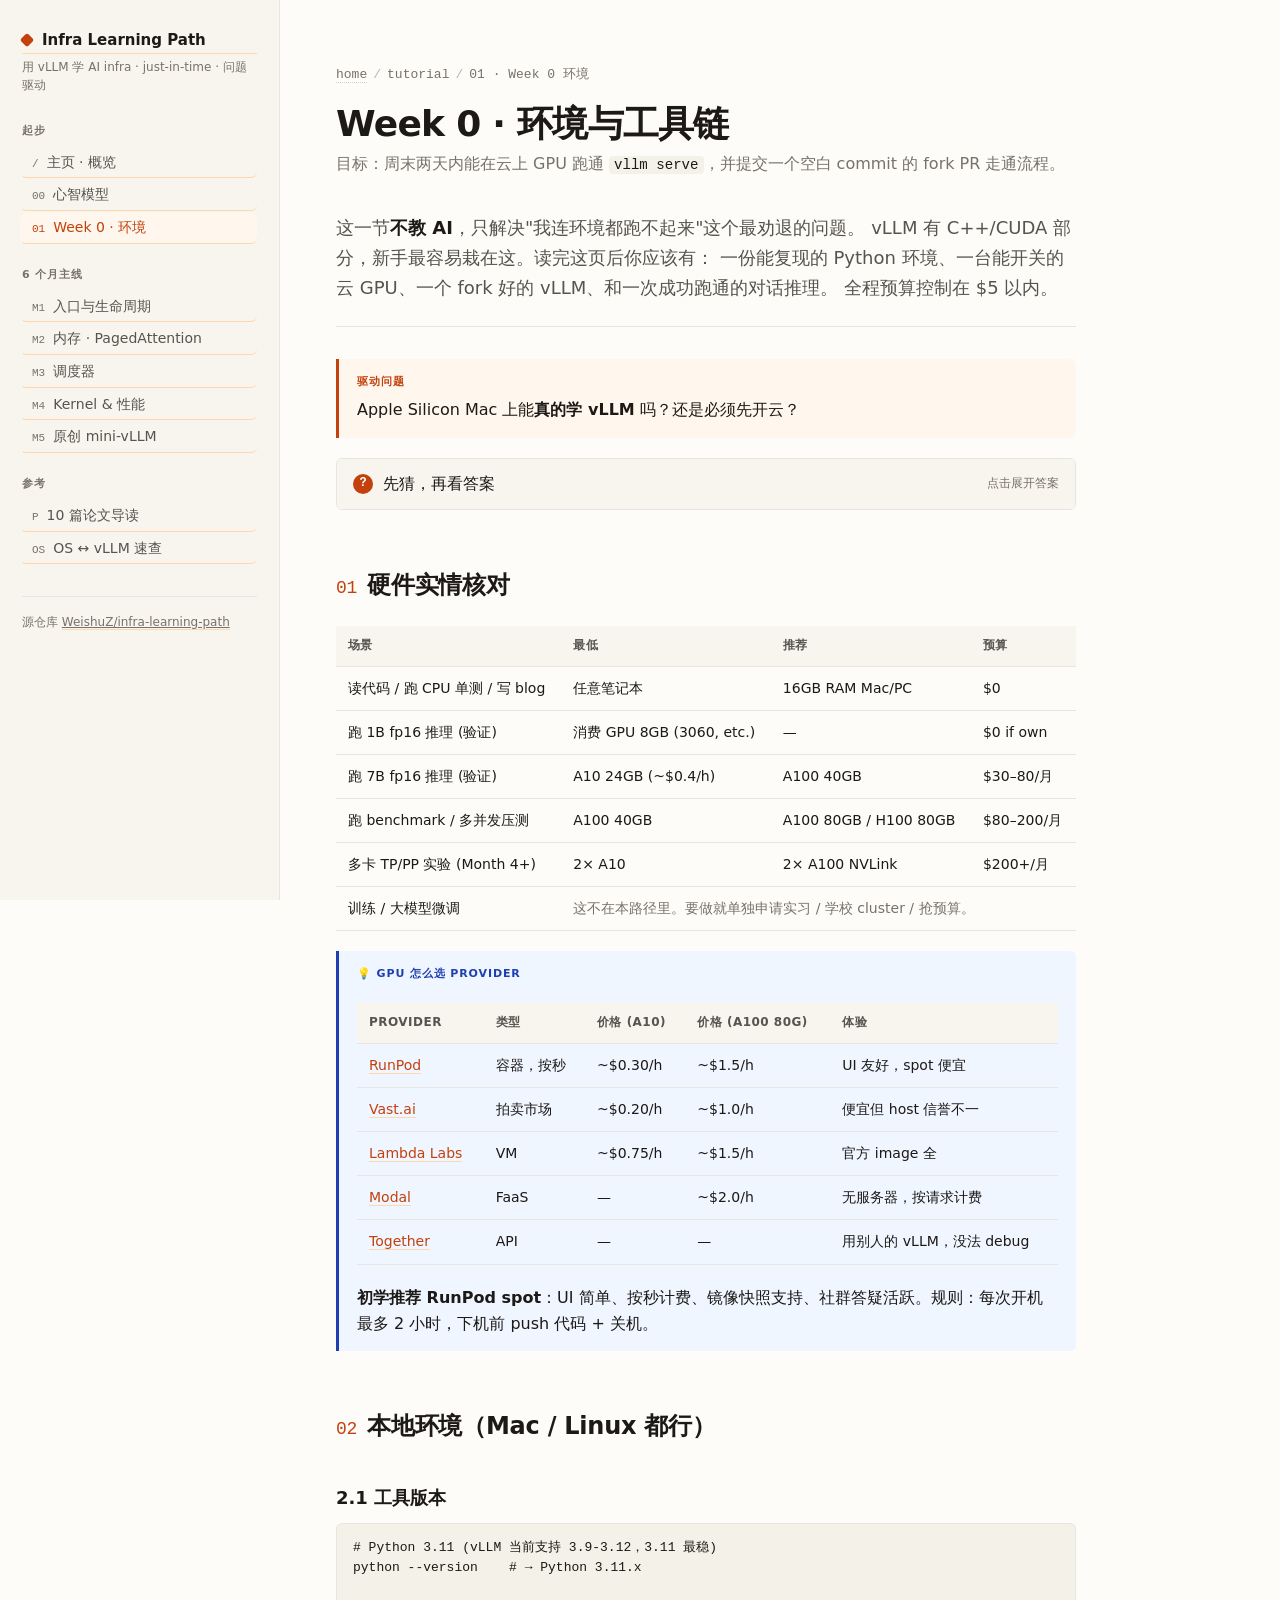
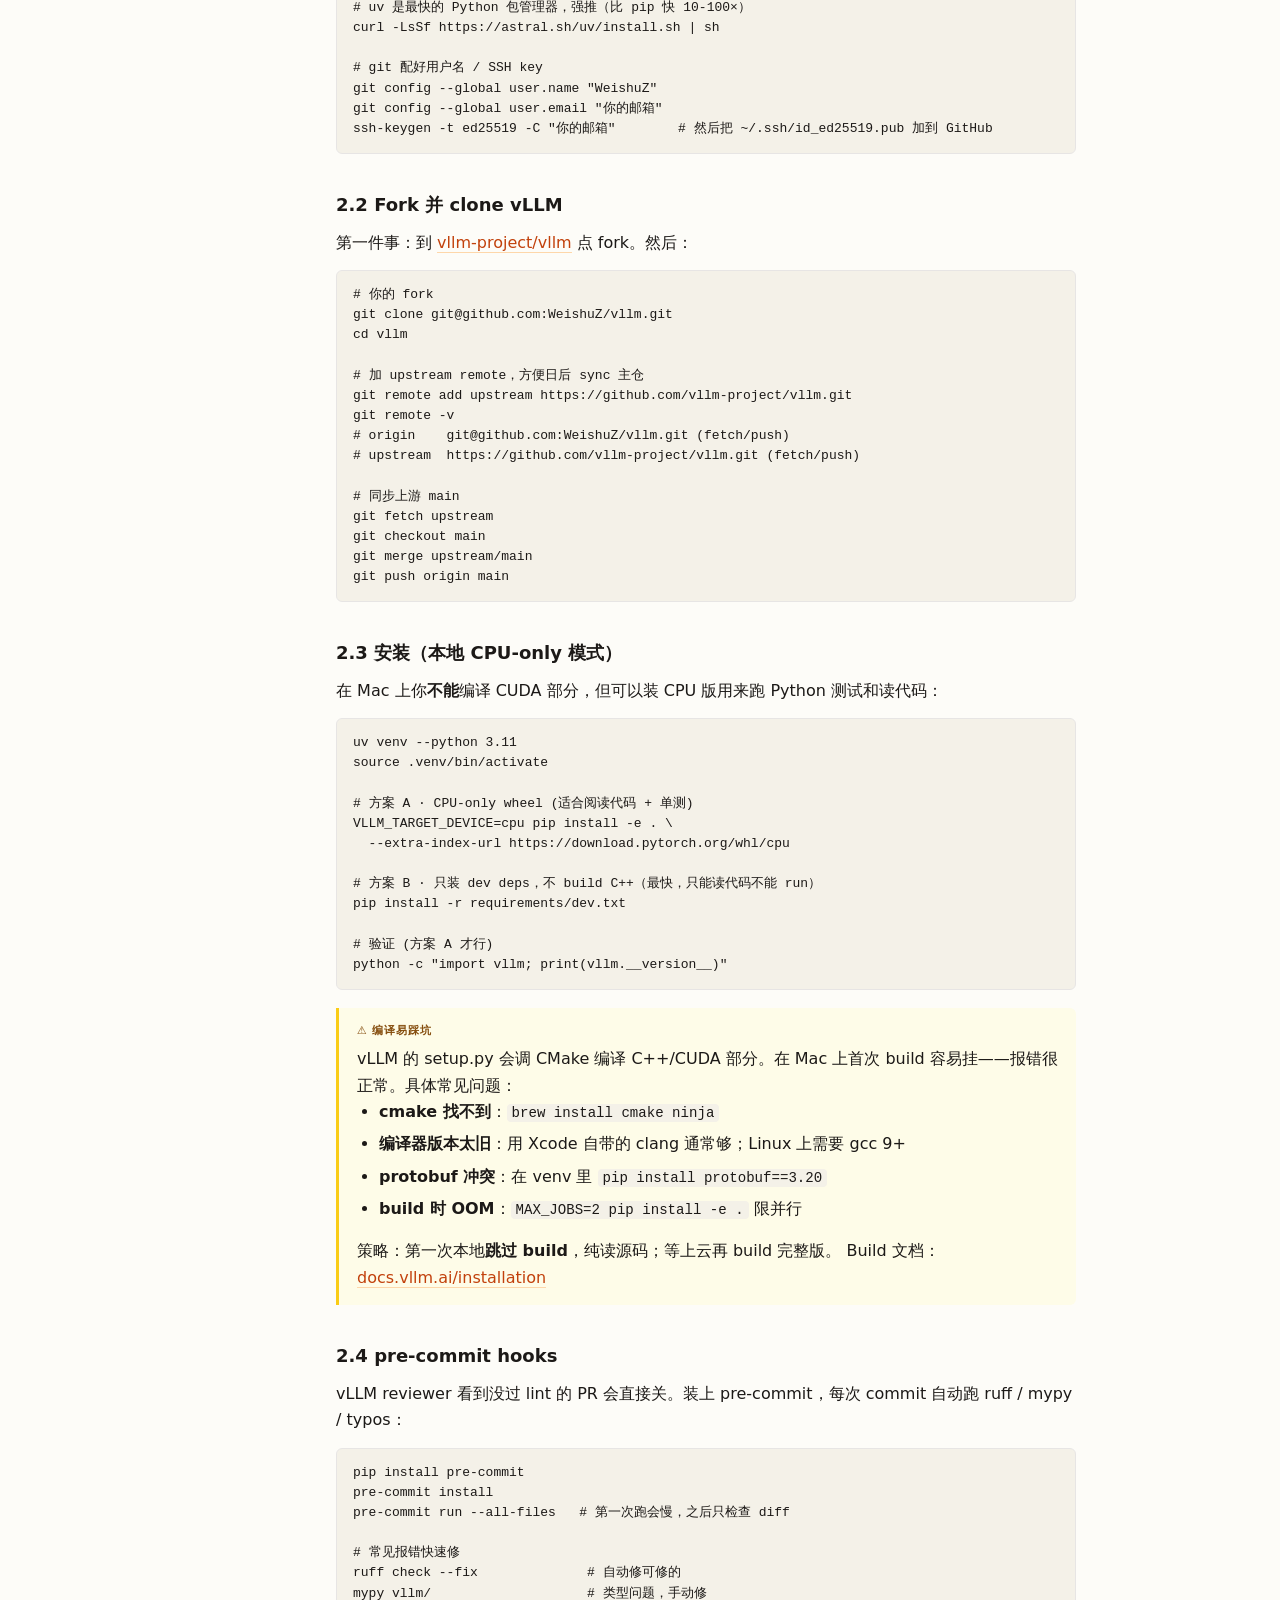
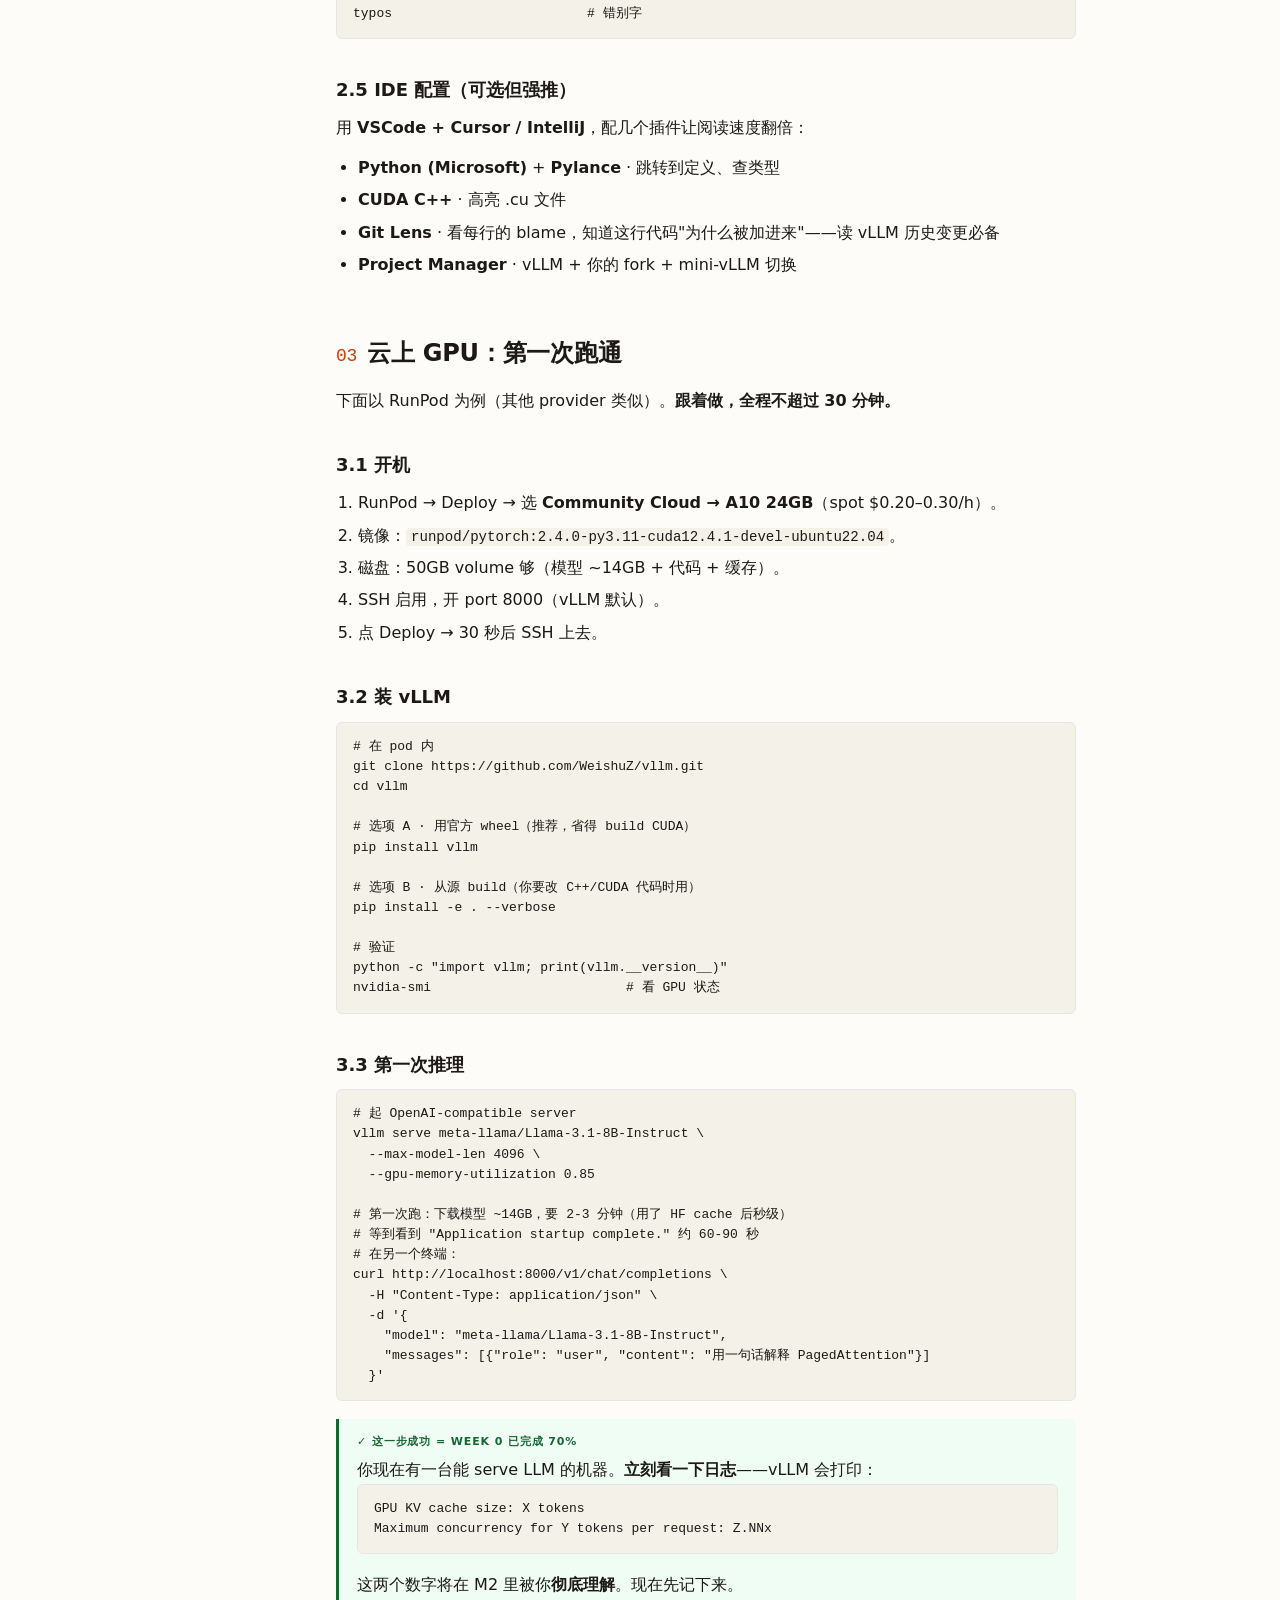
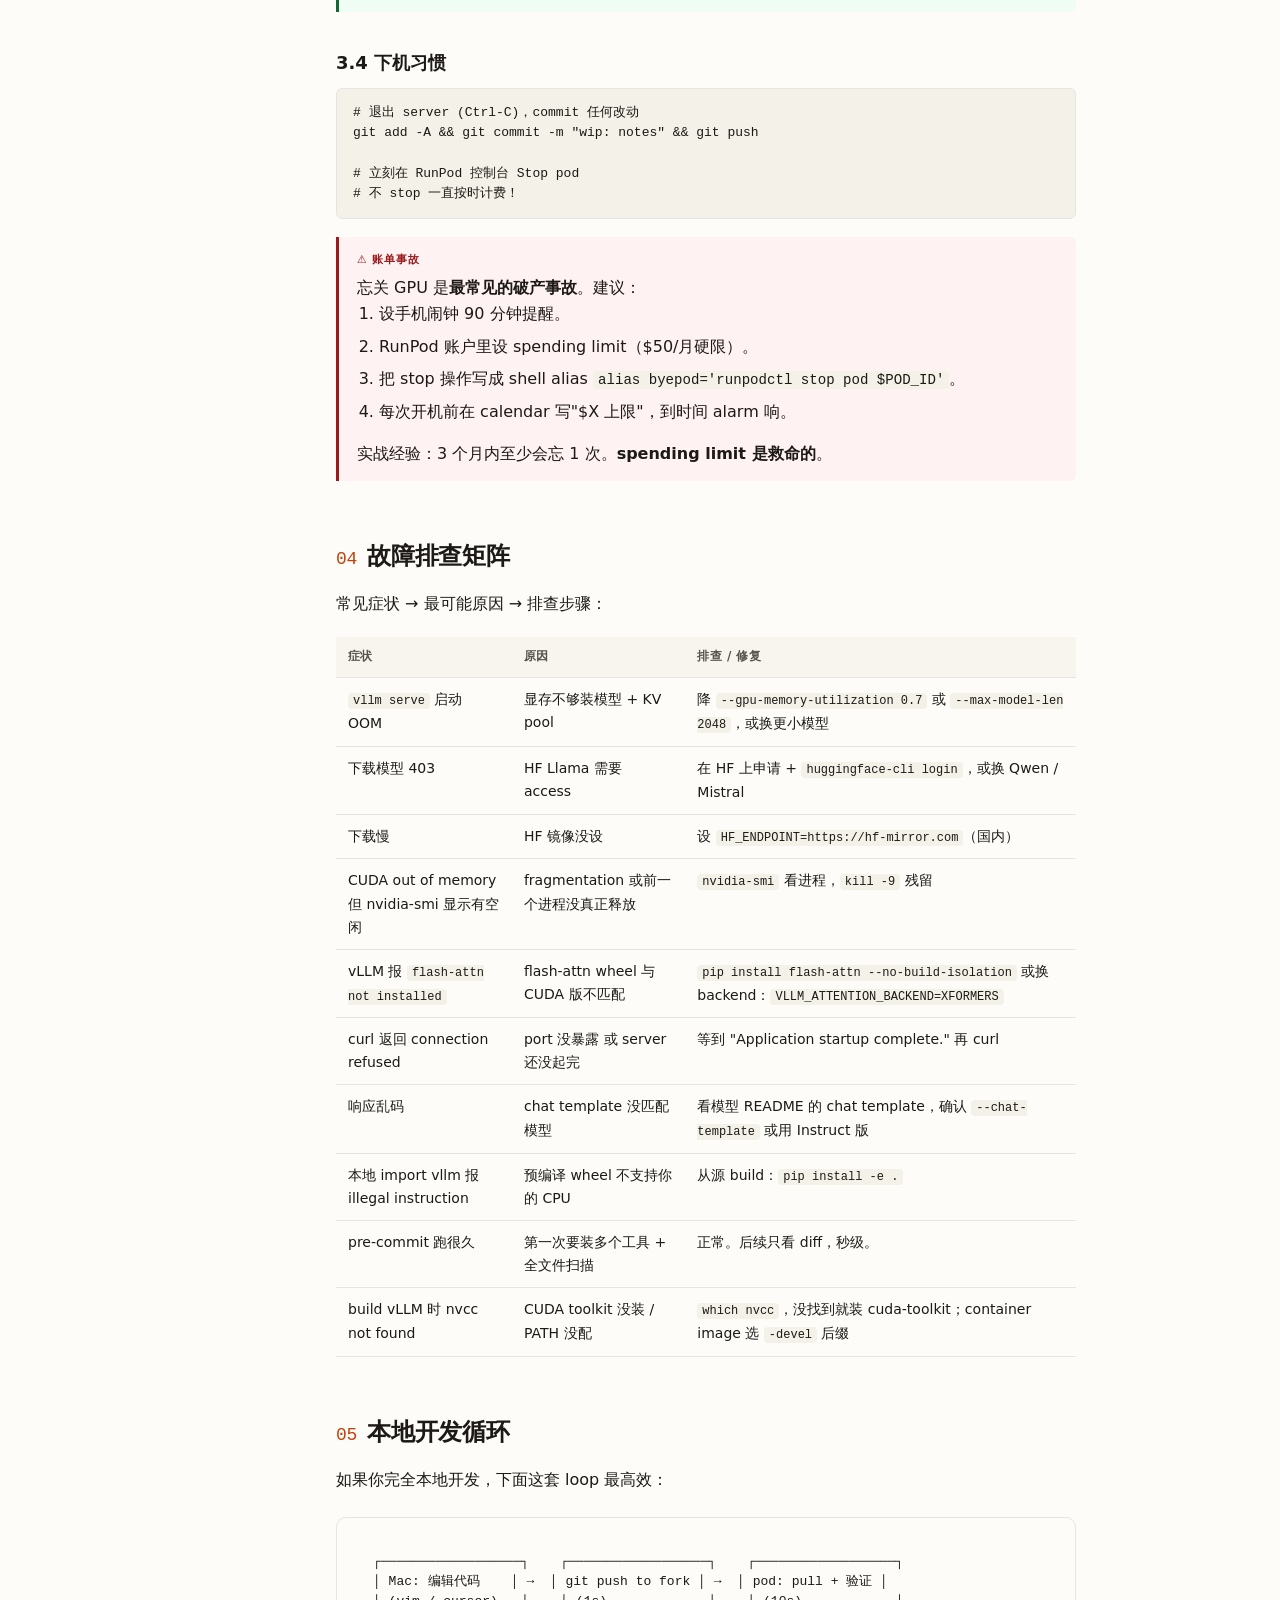
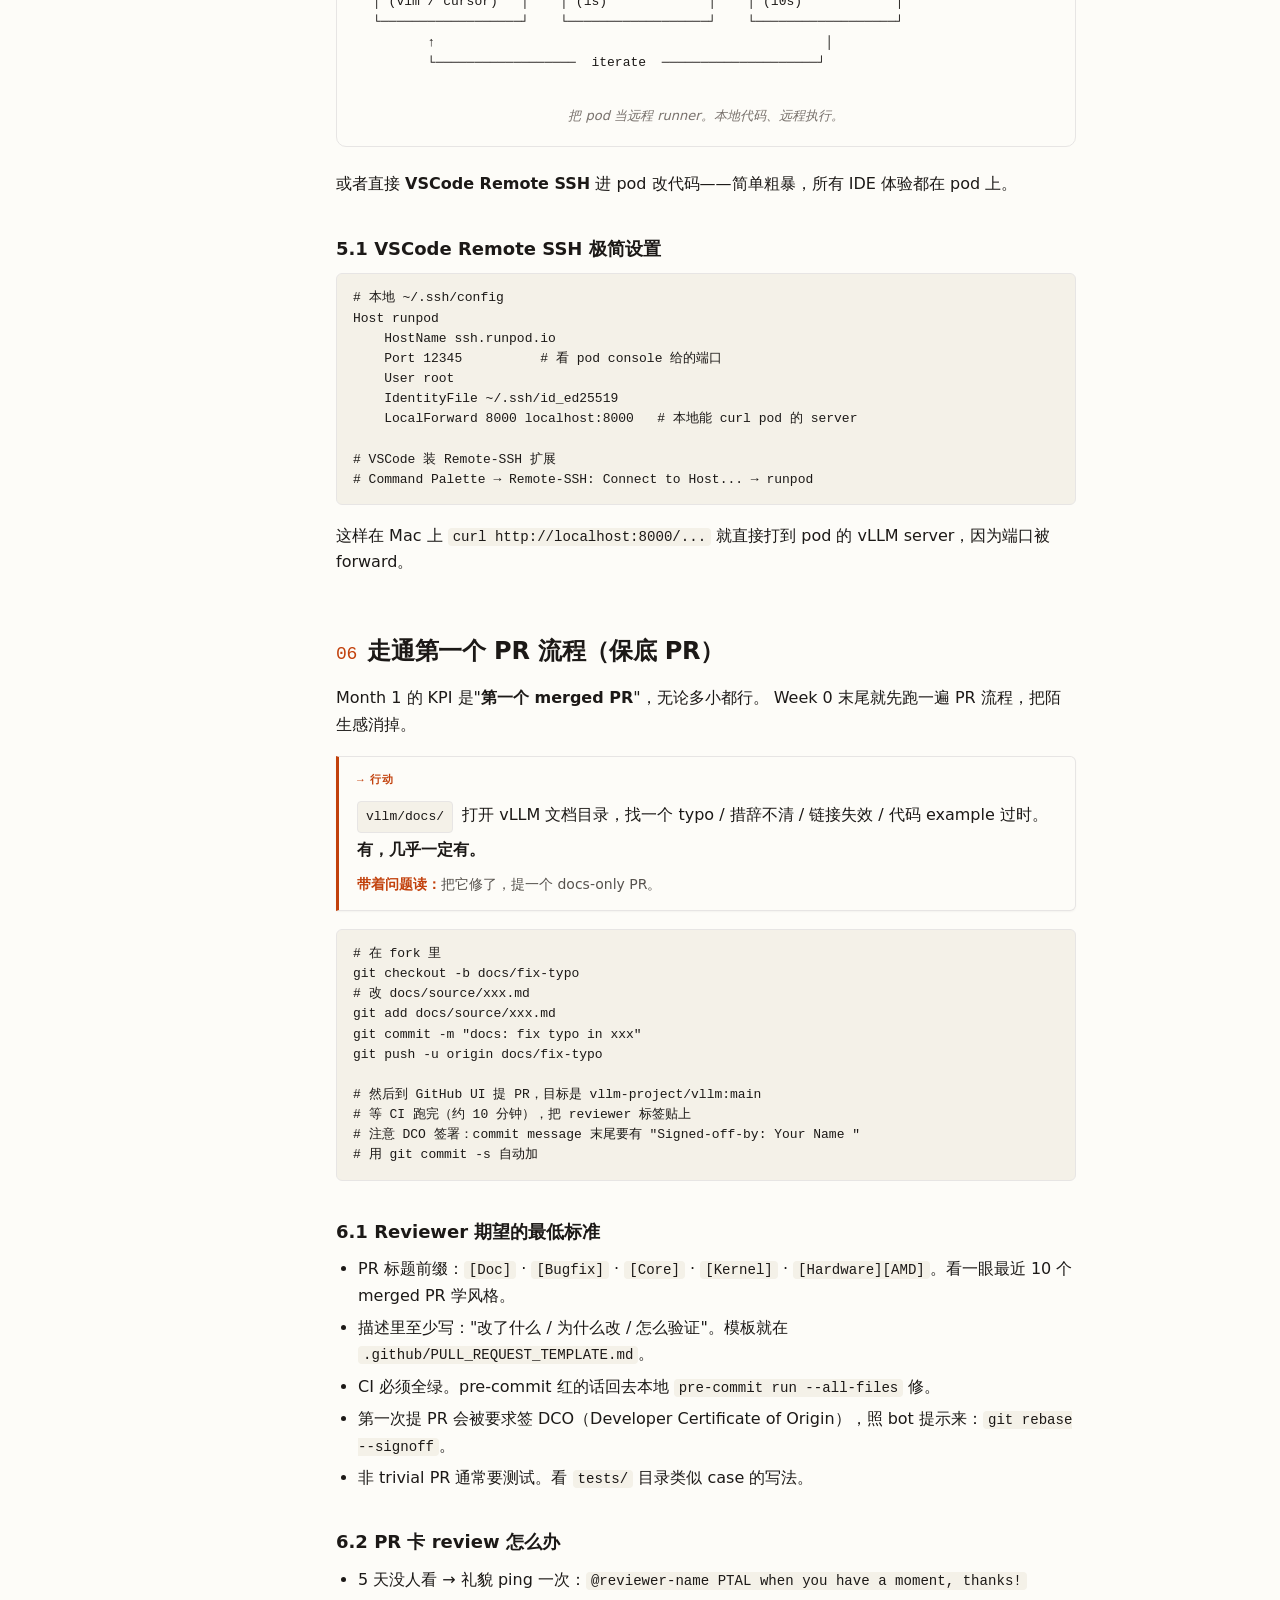
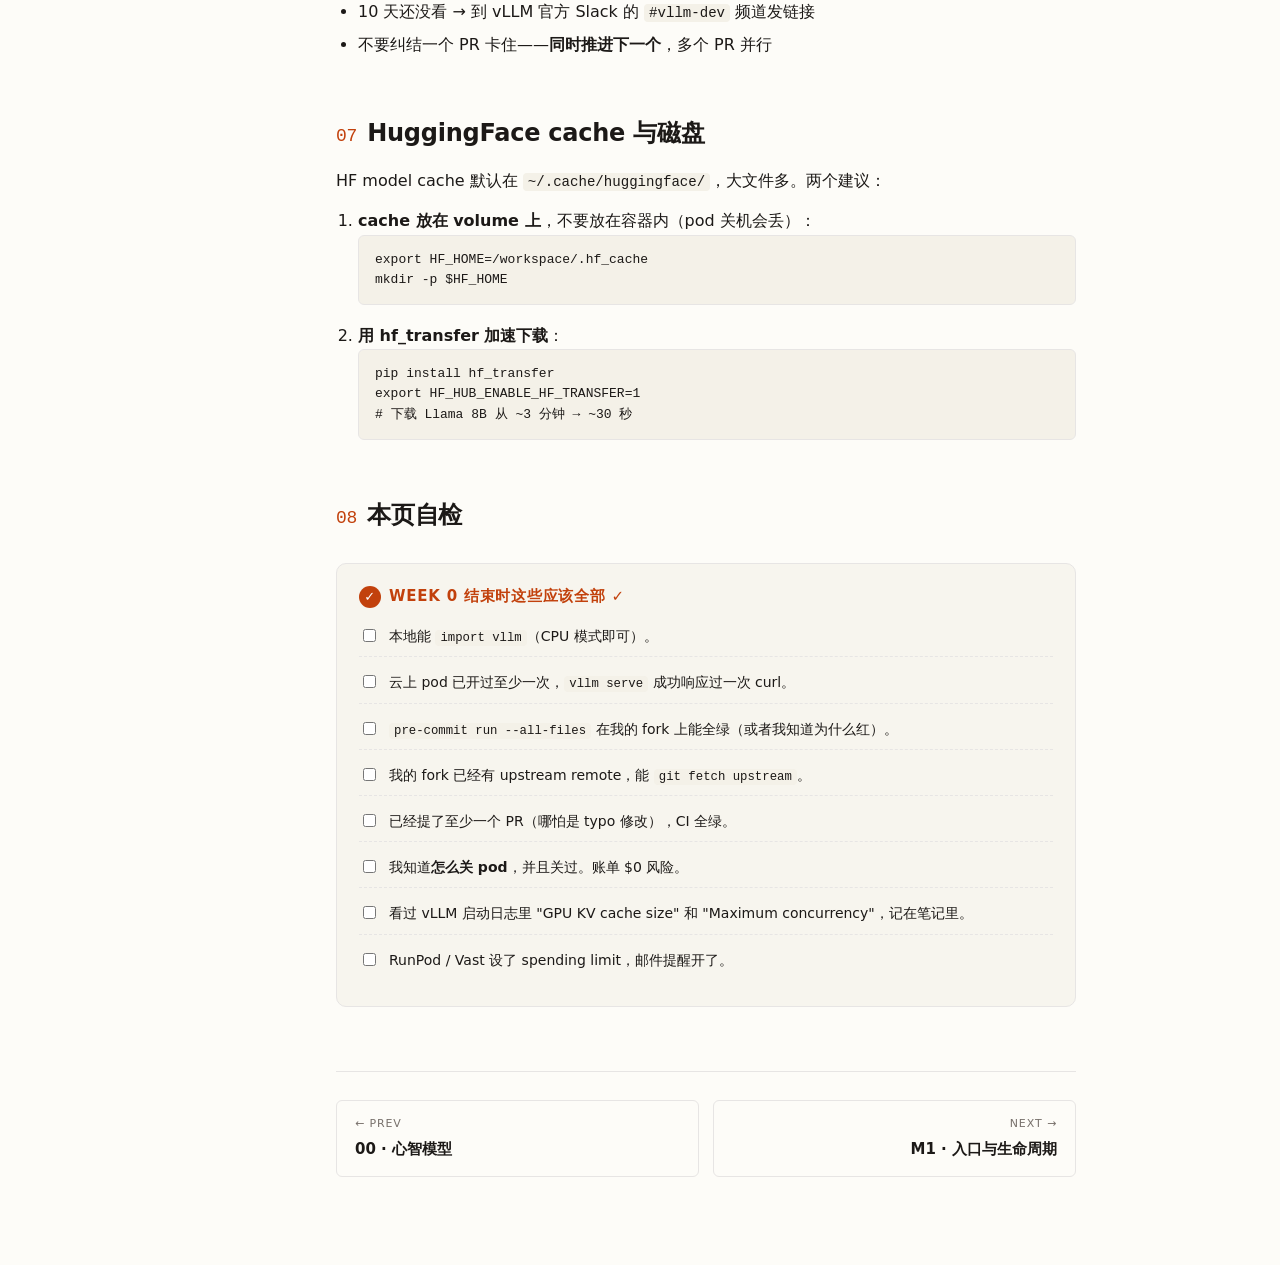
<file: tutorial/01-setup.html>
<!doctype html>
<html lang="zh-CN">
<head>
<meta charset="utf-8" />
<meta name="viewport" content="width=device-width, initial-scale=1" />
<title>01 · Week 0 环境 — Infra Learning Path</title>
<meta name="description" content="vLLM 环境搭建：本地 Mac + 云 GPU，从 fork 到第一个 PR，含故障排查矩阵。" />
<link rel="stylesheet" href="../assets/style.css" />
</head>
<body>

<button class="menu-btn" aria-label="菜单">☰ 目录</button>

<div class="layout">

<aside class="sidebar">
  <a href="../index.html" class="brand"><span class="dot"></span>Infra Learning Path</a>
  <div class="tagline">用 vLLM 学 AI infra · just-in-time · 问题驱动</div>
  <div class="nav-group"><div class="nav-label">起步</div><nav><ul>
    <li><a href="../index.html"><span class="idx">/</span>主页 · 概览</a></li>
    <li><a href="00-mental-model.html"><span class="idx">00</span>心智模型</a></li>
    <li><a href="01-setup.html"><span class="idx">01</span>Week 0 · 环境</a></li>
  </ul></nav></div>
  <div class="nav-group"><div class="nav-label">6 个月主线</div><nav><ul>
    <li><a href="02-entrypoints.html"><span class="idx">M1</span>入口与生命周期</a></li>
    <li><a href="03-memory.html"><span class="idx">M2</span>内存 · PagedAttention</a></li>
    <li><a href="04-scheduler.html"><span class="idx">M3</span>调度器</a></li>
    <li><a href="05-kernels.html"><span class="idx">M4</span>Kernel &amp; 性能</a></li>
    <li><a href="06-mini-vllm.html"><span class="idx">M5</span>原创 mini-vLLM</a></li>
  </ul></nav></div>
  <div class="nav-group"><div class="nav-label">参考</div><nav><ul>
    <li><a href="07-papers.html"><span class="idx">P</span>10 篇论文导读</a></li>
    <li><a href="08-os-bridge.html"><span class="idx">OS</span>OS ↔ vLLM 速查</a></li>
  </ul></nav></div>
  <div class="foot">源仓库 <a href="https://github.com/WeishuZ/infra-learning-path" target="_blank" rel="noopener">WeishuZ/infra-learning-path</a></div>
</aside>

<main class="content">

<div class="crumbs">
  <a href="../index.html">home</a><span class="sep">/</span>tutorial<span class="sep">/</span>01 · Week 0 环境
</div>

<h1 class="page-title">Week 0 · 环境与工具链</h1>
<p class="page-sub">目标：周末两天内能在云上 GPU 跑通 <code>vllm serve</code>，并提交一个空白 commit 的 fork PR 走通流程。</p>

<p class="lede">
  这一节<strong>不教 AI</strong>，只解决"我连环境都跑不起来"这个最劝退的问题。
  vLLM 有 C++/CUDA 部分，新手最容易栽在这。读完这页后你应该有：
  一份能复现的 Python 环境、一台能开关的云 GPU、一个 fork 好的 vLLM、和一次成功跑通的对话推理。
  全程预算控制在 $5 以内。
</p>

<div class="callout q">
  <div class="label">驱动问题</div>
  Apple Silicon Mac 上能<strong>真的学 vLLM</strong> 吗？还是必须先开云？
</div>

<details class="predict">
  <summary>先猜，再看答案</summary>
  <div class="body">
    <p><strong>能学，能贡献，不能跑大模型推理</strong>。</p>
    <ul>
      <li>Mac 上可以：读代码、跑 Python 部分的单测（vLLM 有大量 CPU-only 测试）、写 mini-vLLM、写 blog、改 docs。</li>
      <li>Mac 上不行：跑 CUDA kernel、benchmark、用 7B+ 模型测延迟、跑 GPU 单测。这些必须上云。</li>
      <li>实际节奏：90% 时间本地、10% 时间云上验证。云 GPU 按需开关，每月 $30–80 完全够。</li>
    </ul>
    <p>vLLM 也有<strong>experimental CPU backend</strong>（Intel Xeon），用 oneDNN，能在 Mac/Linux 上跑小模型，但生产 workload 还是 GPU。学习目的：CPU backend 能让你在 Mac 上跑通端到端 demo，看懂调度逻辑。</p>
  </div>
</details>

<h2><span class="num">01</span>硬件实情核对</h2>

<table>
  <thead><tr><th>场景</th><th>最低</th><th>推荐</th><th>预算</th></tr></thead>
  <tbody>
    <tr><td>读代码 / 跑 CPU 单测 / 写 blog</td><td>任意笔记本</td><td>16GB RAM Mac/PC</td><td>$0</td></tr>
    <tr><td>跑 1B fp16 推理 (验证)</td><td>消费 GPU 8GB (3060, etc.)</td><td>—</td><td>$0 if own</td></tr>
    <tr><td>跑 7B fp16 推理 (验证)</td><td>A10 24GB (~$0.4/h)</td><td>A100 40GB</td><td>$30–80/月</td></tr>
    <tr><td>跑 benchmark / 多并发压测</td><td>A100 40GB</td><td>A100 80GB / H100 80GB</td><td>$80–200/月</td></tr>
    <tr><td>多卡 TP/PP 实验 (Month 4+)</td><td>2× A10</td><td>2× A100 NVLink</td><td>$200+/月</td></tr>
    <tr><td>训练 / 大模型微调</td><td colspan="3" class="muted">这不在本路径里。要做就单独申请实习 / 学校 cluster / 抢预算。</td></tr>
  </tbody>
</table>

<div class="callout tip">
  <div class="label">💡 GPU 怎么选 provider</div>
  <table>
    <thead><tr><th>Provider</th><th>类型</th><th>价格 (A10)</th><th>价格 (A100 80G)</th><th>体验</th></tr></thead>
    <tbody>
      <tr><td><a href="https://www.runpod.io/" target="_blank">RunPod</a></td><td>容器，按秒</td><td>~$0.30/h</td><td>~$1.5/h</td><td>UI 友好，spot 便宜</td></tr>
      <tr><td><a href="https://vast.ai/" target="_blank">Vast.ai</a></td><td>拍卖市场</td><td>~$0.20/h</td><td>~$1.0/h</td><td>便宜但 host 信誉不一</td></tr>
      <tr><td><a href="https://lambda.ai/" target="_blank">Lambda Labs</a></td><td>VM</td><td>~$0.75/h</td><td>~$1.5/h</td><td>官方 image 全</td></tr>
      <tr><td><a href="https://modal.com/" target="_blank">Modal</a></td><td>FaaS</td><td>—</td><td>~$2.0/h</td><td>无服务器，按请求计费</td></tr>
      <tr><td><a href="https://together.ai/" target="_blank">Together</a></td><td>API</td><td>—</td><td>—</td><td>用别人的 vLLM，没法 debug</td></tr>
    </tbody>
  </table>
  <strong>初学推荐 RunPod spot</strong>：UI 简单、按秒计费、镜像快照支持、社群答疑活跃。规则：每次开机最多 2 小时，下机前 push 代码 + 关机。
</div>

<h2><span class="num">02</span>本地环境（Mac / Linux 都行）</h2>

<h3>2.1 工具版本</h3>

<pre><code># Python 3.11 (vLLM 当前支持 3.9-3.12，3.11 最稳)
python --version    # → Python 3.11.x

# uv 是最快的 Python 包管理器，强推（比 pip 快 10-100×）
curl -LsSf https://astral.sh/uv/install.sh | sh

# git 配好用户名 / SSH key
git config --global user.name "WeishuZ"
git config --global user.email "你的邮箱"
ssh-keygen -t ed25519 -C "你的邮箱"        # 然后把 ~/.ssh/id_ed25519.pub 加到 GitHub</code></pre>

<h3>2.2 Fork 并 clone vLLM</h3>

<p>第一件事：到 <a href="https://github.com/vllm-project/vllm" target="_blank">vllm-project/vllm</a> 点 fork。然后：</p>

<pre><code># 你的 fork
git clone git@github.com:WeishuZ/vllm.git
cd vllm

# 加 upstream remote，方便日后 sync 主仓
git remote add upstream https://github.com/vllm-project/vllm.git
git remote -v
# origin    git@github.com:WeishuZ/vllm.git (fetch/push)
# upstream  https://github.com/vllm-project/vllm.git (fetch/push)

# 同步上游 main
git fetch upstream
git checkout main
git merge upstream/main
git push origin main</code></pre>

<h3>2.3 安装（本地 CPU-only 模式）</h3>

<p>在 Mac 上你<strong>不能</strong>编译 CUDA 部分，但可以装 CPU 版用来跑 Python 测试和读代码：</p>

<pre><code>uv venv --python 3.11
source .venv/bin/activate

# 方案 A · CPU-only wheel (适合阅读代码 + 单测)
VLLM_TARGET_DEVICE=cpu pip install -e . \
  --extra-index-url https://download.pytorch.org/whl/cpu

# 方案 B · 只装 dev deps，不 build C++（最快，只能读代码不能 run）
pip install -r requirements/dev.txt

# 验证 (方案 A 才行)
python -c "import vllm; print(vllm.__version__)"</code></pre>

<div class="callout warn">
  <div class="label">⚠ 编译易踩坑</div>
  vLLM 的 setup.py 会调 CMake 编译 C++/CUDA 部分。在 Mac 上首次 build 容易挂——报错很正常。具体常见问题：
  <ul>
    <li><strong>cmake 找不到</strong>：<code>brew install cmake ninja</code></li>
    <li><strong>编译器版本太旧</strong>：用 Xcode 自带的 clang 通常够；Linux 上需要 gcc 9+</li>
    <li><strong>protobuf 冲突</strong>：在 venv 里 <code>pip install protobuf==3.20</code></li>
    <li><strong>build 时 OOM</strong>：<code>MAX_JOBS=2 pip install -e .</code> 限并行</li>
  </ul>
  策略：第一次本地<strong>跳过 build</strong>，纯读源码；等上云再 build 完整版。
  Build 文档：<a href="https://docs.vllm.ai/en/latest/getting_started/installation.html" target="_blank">docs.vllm.ai/installation</a>
</div>

<h3>2.4 pre-commit hooks</h3>

<p>vLLM reviewer 看到没过 lint 的 PR 会直接关。装上 pre-commit，每次 commit 自动跑 ruff / mypy / typos：</p>

<pre><code>pip install pre-commit
pre-commit install
pre-commit run --all-files   # 第一次跑会慢，之后只检查 diff

# 常见报错快速修
ruff check --fix              # 自动修可修的
mypy vllm/                    # 类型问题，手动修
typos                         # 错别字</code></pre>

<h3>2.5 IDE 配置（可选但强推）</h3>

<p>用 <strong>VSCode + Cursor / IntelliJ</strong>，配几个插件让阅读速度翻倍：</p>

<ul>
  <li><strong>Python (Microsoft)</strong> + <strong>Pylance</strong> · 跳转到定义、查类型</li>
  <li><strong>CUDA C++</strong> · 高亮 .cu 文件</li>
  <li><strong>Git Lens</strong> · 看每行的 blame，知道这行代码"为什么被加进来"——读 vLLM 历史变更必备</li>
  <li><strong>Project Manager</strong> · vLLM + 你的 fork + mini-vLLM 切换</li>
</ul>

<h2><span class="num">03</span>云上 GPU：第一次跑通</h2>

<p>下面以 RunPod 为例（其他 provider 类似）。<strong>跟着做，全程不超过 30 分钟。</strong></p>

<h3>3.1 开机</h3>

<ol>
  <li>RunPod → Deploy → 选 <strong>Community Cloud → A10 24GB</strong>（spot $0.20–0.30/h）。</li>
  <li>镜像：<code>runpod/pytorch:2.4.0-py3.11-cuda12.4.1-devel-ubuntu22.04</code>。</li>
  <li>磁盘：50GB volume 够（模型 ~14GB + 代码 + 缓存）。</li>
  <li>SSH 启用，开 port 8000（vLLM 默认）。</li>
  <li>点 Deploy → 30 秒后 SSH 上去。</li>
</ol>

<h3>3.2 装 vLLM</h3>

<pre><code># 在 pod 内
git clone https://github.com/WeishuZ/vllm.git
cd vllm

# 选项 A · 用官方 wheel（推荐，省得 build CUDA）
pip install vllm

# 选项 B · 从源 build（你要改 C++/CUDA 代码时用）
pip install -e . --verbose

# 验证
python -c "import vllm; print(vllm.__version__)"
nvidia-smi                         # 看 GPU 状态</code></pre>

<h3>3.3 第一次推理</h3>

<pre><code># 起 OpenAI-compatible server
vllm serve meta-llama/Llama-3.1-8B-Instruct \
  --max-model-len 4096 \
  --gpu-memory-utilization 0.85

# 第一次跑：下载模型 ~14GB，要 2-3 分钟（用了 HF cache 后秒级）
# 等到看到 "Application startup complete." 约 60-90 秒
# 在另一个终端：
curl http://localhost:8000/v1/chat/completions \
  -H "Content-Type: application/json" \
  -d '{
    "model": "meta-llama/Llama-3.1-8B-Instruct",
    "messages": [{"role": "user", "content": "用一句话解释 PagedAttention"}]
  }'</code></pre>

<div class="callout check">
  <div class="label">✓ 这一步成功 = Week 0 已完成 70%</div>
  你现在有一台能 serve LLM 的机器。<strong>立刻看一下日志</strong>——vLLM 会打印：
  <pre><code>GPU KV cache size: X tokens
Maximum concurrency for Y tokens per request: Z.NNx</code></pre>
  这两个数字将在 M2 里被你<strong>彻底理解</strong>。现在先记下来。
</div>

<h3>3.4 下机习惯</h3>

<pre><code># 退出 server (Ctrl-C)，commit 任何改动
git add -A && git commit -m "wip: notes" && git push

# 立刻在 RunPod 控制台 Stop pod
# 不 stop 一直按时计费！</code></pre>

<div class="callout danger">
  <div class="label">⚠ 账单事故</div>
  忘关 GPU 是<strong>最常见的破产事故</strong>。建议：
  <ol>
    <li>设手机闹钟 90 分钟提醒。</li>
    <li>RunPod 账户里设 spending limit（$50/月硬限）。</li>
    <li>把 stop 操作写成 shell alias <code>alias byepod='runpodctl stop pod $POD_ID'</code>。</li>
    <li>每次开机前在 calendar 写"$X 上限"，到时间 alarm 响。</li>
  </ol>
  实战经验：3 个月内至少会忘 1 次。<strong>spending limit 是救命的</strong>。
</div>

<h2><span class="num">04</span>故障排查矩阵</h2>

<p>常见症状 → 最可能原因 → 排查步骤：</p>

<table>
  <thead><tr><th>症状</th><th>原因</th><th>排查 / 修复</th></tr></thead>
  <tbody>
    <tr>
      <td><code>vllm serve</code> 启动 OOM</td>
      <td>显存不够装模型 + KV pool</td>
      <td>降 <code>--gpu-memory-utilization 0.7</code> 或 <code>--max-model-len 2048</code>，或换更小模型</td>
    </tr>
    <tr>
      <td>下载模型 403</td>
      <td>HF Llama 需要 access</td>
      <td>在 HF 上申请 + <code>huggingface-cli login</code>，或换 Qwen / Mistral</td>
    </tr>
    <tr>
      <td>下载慢</td>
      <td>HF 镜像没设</td>
      <td>设 <code>HF_ENDPOINT=https://hf-mirror.com</code>（国内）</td>
    </tr>
    <tr>
      <td>CUDA out of memory 但 nvidia-smi 显示有空闲</td>
      <td>fragmentation 或前一个进程没真正释放</td>
      <td><code>nvidia-smi</code> 看进程，<code>kill -9</code> 残留</td>
    </tr>
    <tr>
      <td>vLLM 报 <code>flash-attn not installed</code></td>
      <td>flash-attn wheel 与 CUDA 版不匹配</td>
      <td><code>pip install flash-attn --no-build-isolation</code> 或换 backend：<code>VLLM_ATTENTION_BACKEND=XFORMERS</code></td>
    </tr>
    <tr>
      <td>curl 返回 connection refused</td>
      <td>port 没暴露 或 server 还没起完</td>
      <td>等到 "Application startup complete." 再 curl</td>
    </tr>
    <tr>
      <td>响应乱码</td>
      <td>chat template 没匹配模型</td>
      <td>看模型 README 的 chat template，确认 <code>--chat-template</code> 或用 Instruct 版</td>
    </tr>
    <tr>
      <td>本地 import vllm 报 illegal instruction</td>
      <td>预编译 wheel 不支持你的 CPU</td>
      <td>从源 build：<code>pip install -e .</code></td>
    </tr>
    <tr>
      <td>pre-commit 跑很久</td>
      <td>第一次要装多个工具 + 全文件扫描</td>
      <td>正常。后续只看 diff，秒级。</td>
    </tr>
    <tr>
      <td>build vLLM 时 nvcc not found</td>
      <td>CUDA toolkit 没装 / PATH 没配</td>
      <td><code>which nvcc</code>，没找到就装 cuda-toolkit；container image 选 <code>-devel</code> 后缀</td>
    </tr>
  </tbody>
</table>

<h2><span class="num">05</span>本地开发循环</h2>

<p>如果你完全本地开发，下面这套 loop 最高效：</p>

<div class="diagram">
  <pre style="text-align:left; background:transparent; border:none; font-size:13px;"><code>┌──────────────────┐    ┌──────────────────┐    ┌──────────────────┐
│ Mac: 编辑代码    │ →  │ git push to fork │ →  │ pod: pull + 验证 │
│ (vim / cursor)   │    │ (1s)             │    │ (10s)            │
└──────────────────┘    └──────────────────┘    └──────────────────┘
       ↑                                                  │
       └──────────────────  iterate  ────────────────────┘</code></pre>
  <div class="caption">把 pod 当远程 runner。本地代码、远程执行。</div>
</div>

<p>或者直接 <strong>VSCode Remote SSH</strong> 进 pod 改代码——简单粗暴，所有 IDE 体验都在 pod 上。</p>

<h3>5.1 VSCode Remote SSH 极简设置</h3>

<pre><code># 本地 ~/.ssh/config
Host runpod
    HostName ssh.runpod.io
    Port 12345          # 看 pod console 给的端口
    User root
    IdentityFile ~/.ssh/id_ed25519
    LocalForward 8000 localhost:8000   # 本地能 curl pod 的 server

# VSCode 装 Remote-SSH 扩展
# Command Palette → Remote-SSH: Connect to Host... → runpod</code></pre>

<p>这样在 Mac 上 <code>curl http://localhost:8000/...</code> 就直接打到 pod 的 vLLM server，因为端口被 forward。</p>

<h2><span class="num">06</span>走通第一个 PR 流程（保底 PR）</h2>

<p>
  Month 1 的 KPI 是"<strong>第一个 merged PR</strong>"，无论多小都行。
  Week 0 末尾就先跑一遍 PR 流程，把陌生感消掉。
</p>

<div class="code-anchor">
  <div class="label">行动</div>
  <div class="path">vllm/docs/</div>
  打开 vLLM 文档目录，找一个 typo / 措辞不清 / 链接失效 / 代码 example 过时。<strong>有，几乎一定有。</strong>
  <div class="ask">把它修了，提一个 docs-only PR。</div>
</div>

<pre><code># 在 fork 里
git checkout -b docs/fix-typo
# 改 docs/source/xxx.md
git add docs/source/xxx.md
git commit -m "docs: fix typo in xxx"
git push -u origin docs/fix-typo

# 然后到 GitHub UI 提 PR，目标是 vllm-project/vllm:main
# 等 CI 跑完（约 10 分钟），把 reviewer 标签贴上
# 注意 DCO 签署：commit message 末尾要有 "Signed-off-by: Your Name <email>"
# 用 git commit -s 自动加</code></pre>

<h3>6.1 Reviewer 期望的最低标准</h3>

<ul>
  <li>PR 标题前缀：<code>[Doc]</code> · <code>[Bugfix]</code> · <code>[Core]</code> · <code>[Kernel]</code> · <code>[Hardware][AMD]</code>。看一眼最近 10 个 merged PR 学风格。</li>
  <li>描述里至少写："改了什么 / 为什么改 / 怎么验证"。模板就在 <code>.github/PULL_REQUEST_TEMPLATE.md</code>。</li>
  <li>CI 必须全绿。pre-commit 红的话回去本地 <code>pre-commit run --all-files</code> 修。</li>
  <li>第一次提 PR 会被要求签 DCO（Developer Certificate of Origin），照 bot 提示来：<code>git rebase --signoff</code>。</li>
  <li>非 trivial PR 通常要测试。看 <code>tests/</code> 目录类似 case 的写法。</li>
</ul>

<h3>6.2 PR 卡 review 怎么办</h3>

<ul>
  <li>5 天没人看 → 礼貌 ping 一次：<code>@reviewer-name PTAL when you have a moment, thanks!</code></li>
  <li>10 天还没看 → 到 vLLM 官方 Slack 的 <code>#vllm-dev</code> 频道发链接</li>
  <li>不要纠结一个 PR 卡住——<strong>同时推进下一个</strong>，多个 PR 并行</li>
</ul>

<h2><span class="num">07</span>HuggingFace cache 与磁盘</h2>

<p>HF model cache 默认在 <code>~/.cache/huggingface/</code>，大文件多。两个建议：</p>

<ol>
  <li><strong>cache 放在 volume 上</strong>，不要放在容器内（pod 关机会丢）：
    <pre><code>export HF_HOME=/workspace/.hf_cache
mkdir -p $HF_HOME</code></pre>
  </li>
  <li><strong>用 hf_transfer 加速下载</strong>：
    <pre><code>pip install hf_transfer
export HF_HUB_ENABLE_HF_TRANSFER=1
# 下载 Llama 8B 从 ~3 分钟 → ~30 秒</code></pre>
  </li>
</ol>

<h2><span class="num">08</span>本页自检</h2>

<div class="selfcheck">
  <h4>Week 0 结束时这些应该全部 ✓</h4>
  <ul>
    <li><input type="checkbox" id="s1"/><label for="s1">本地能 <code>import vllm</code>（CPU 模式即可）。</label></li>
    <li><input type="checkbox" id="s2"/><label for="s2">云上 pod 已开过至少一次，<code>vllm serve</code> 成功响应过一次 curl。</label></li>
    <li><input type="checkbox" id="s3"/><label for="s3"><code>pre-commit run --all-files</code> 在我的 fork 上能全绿（或者我知道为什么红）。</label></li>
    <li><input type="checkbox" id="s4"/><label for="s4">我的 fork 已经有 upstream remote，能 <code>git fetch upstream</code>。</label></li>
    <li><input type="checkbox" id="s5"/><label for="s5">已经提了至少一个 PR（哪怕是 typo 修改），CI 全绿。</label></li>
    <li><input type="checkbox" id="s6"/><label for="s6">我知道<strong>怎么关 pod</strong>，并且关过。账单 $0 风险。</label></li>
    <li><input type="checkbox" id="s7"/><label for="s7">看过 vLLM 启动日志里 "GPU KV cache size" 和 "Maximum concurrency"，记在笔记里。</label></li>
    <li><input type="checkbox" id="s8"/><label for="s8">RunPod / Vast 设了 spending limit，邮件提醒开了。</label></li>
  </ul>
</div>

<div class="pagenav">
  <a class="prev" href="00-mental-model.html"><div class="dir">prev</div><div class="ttl">00 · 心智模型</div></a>
  <a class="next" href="02-entrypoints.html"><div class="dir">next</div><div class="ttl">M1 · 入口与生命周期</div></a>
</div>

</main>
</div>

<script src="../assets/app.js"></script>
</body>
</html>
</file>
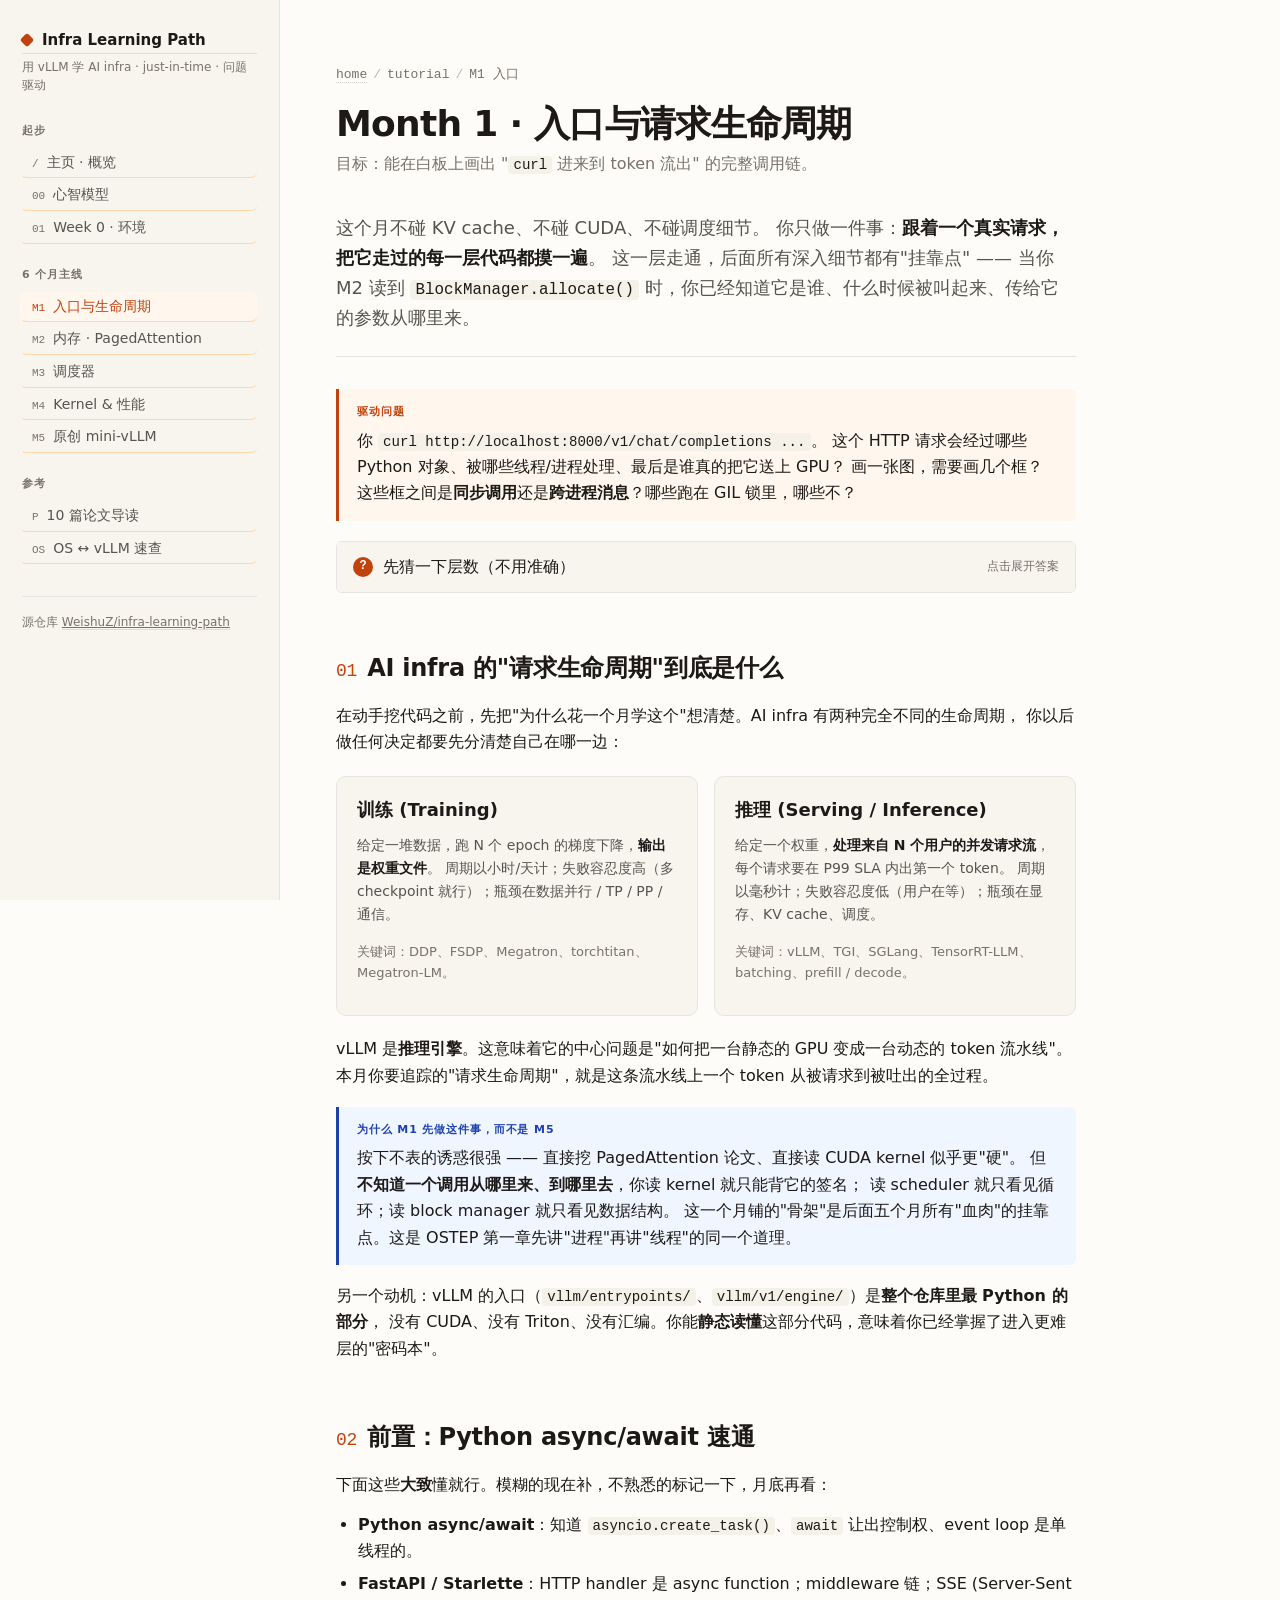
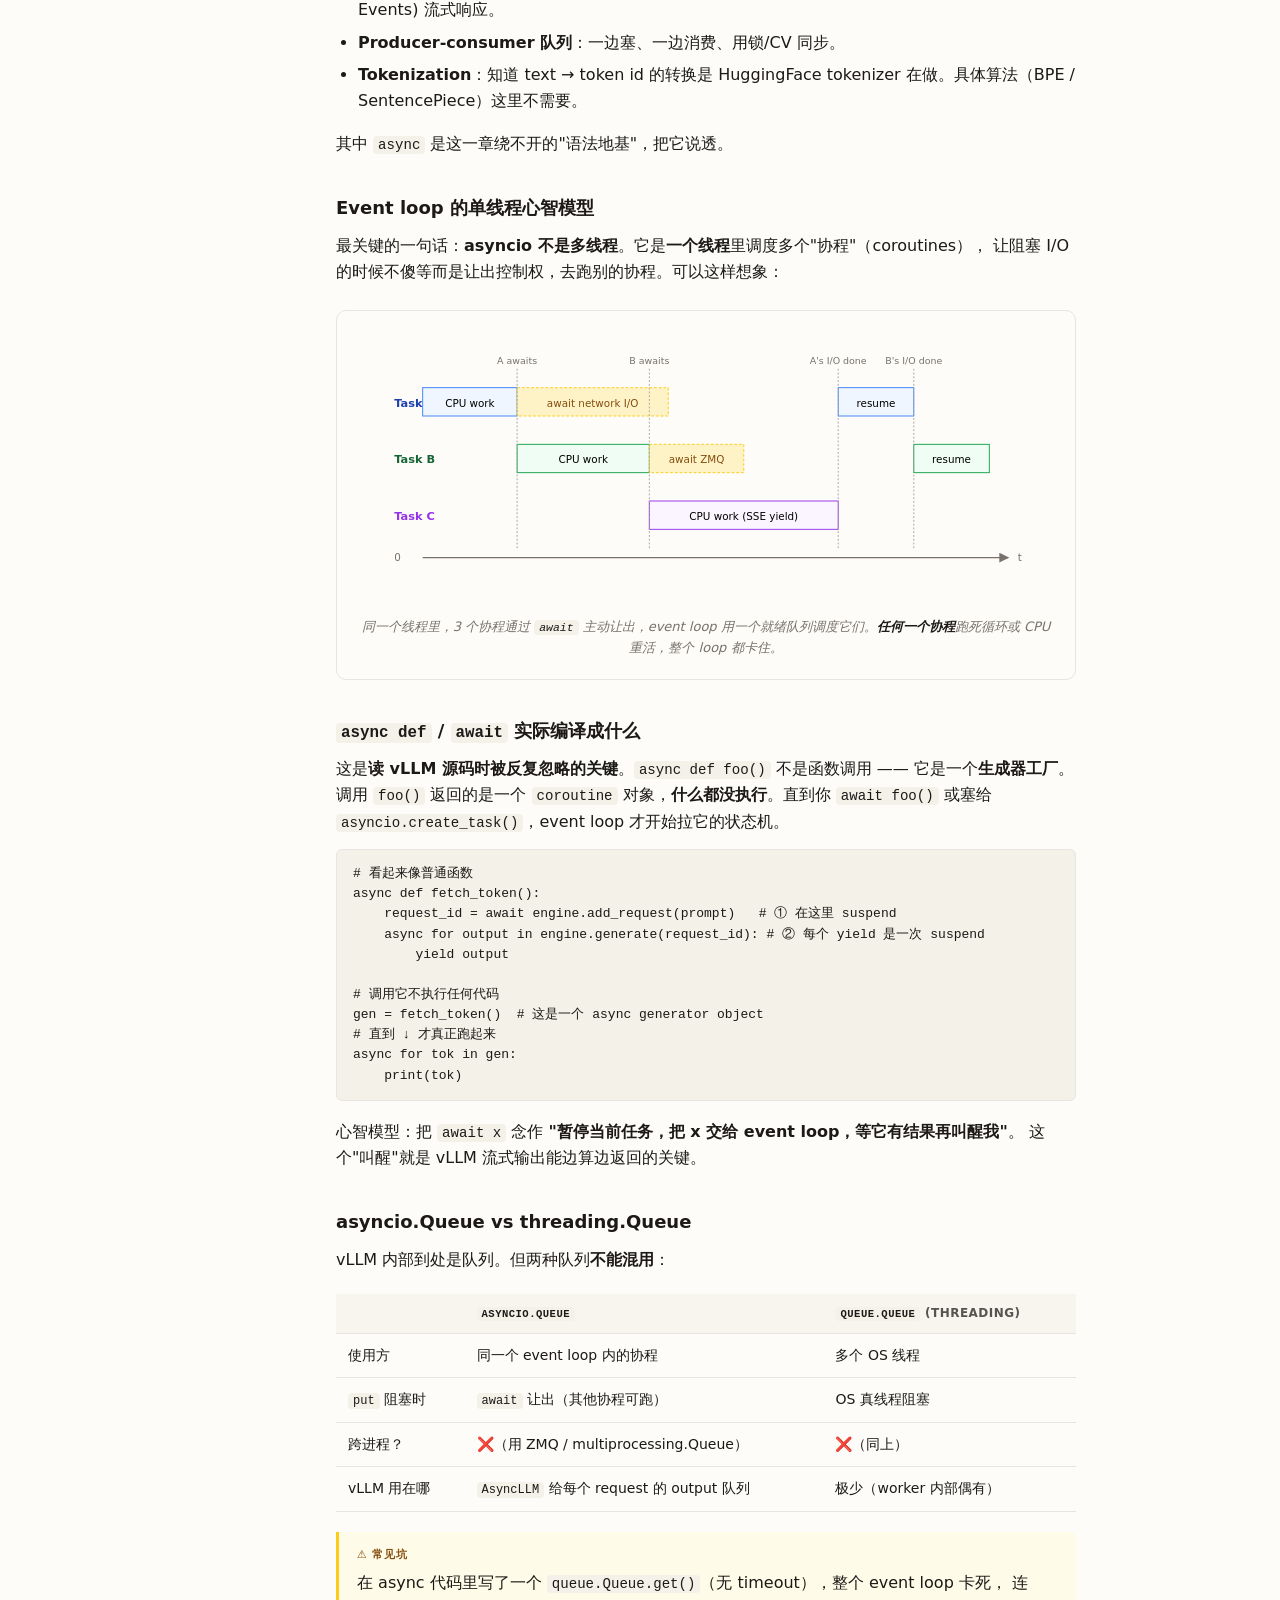
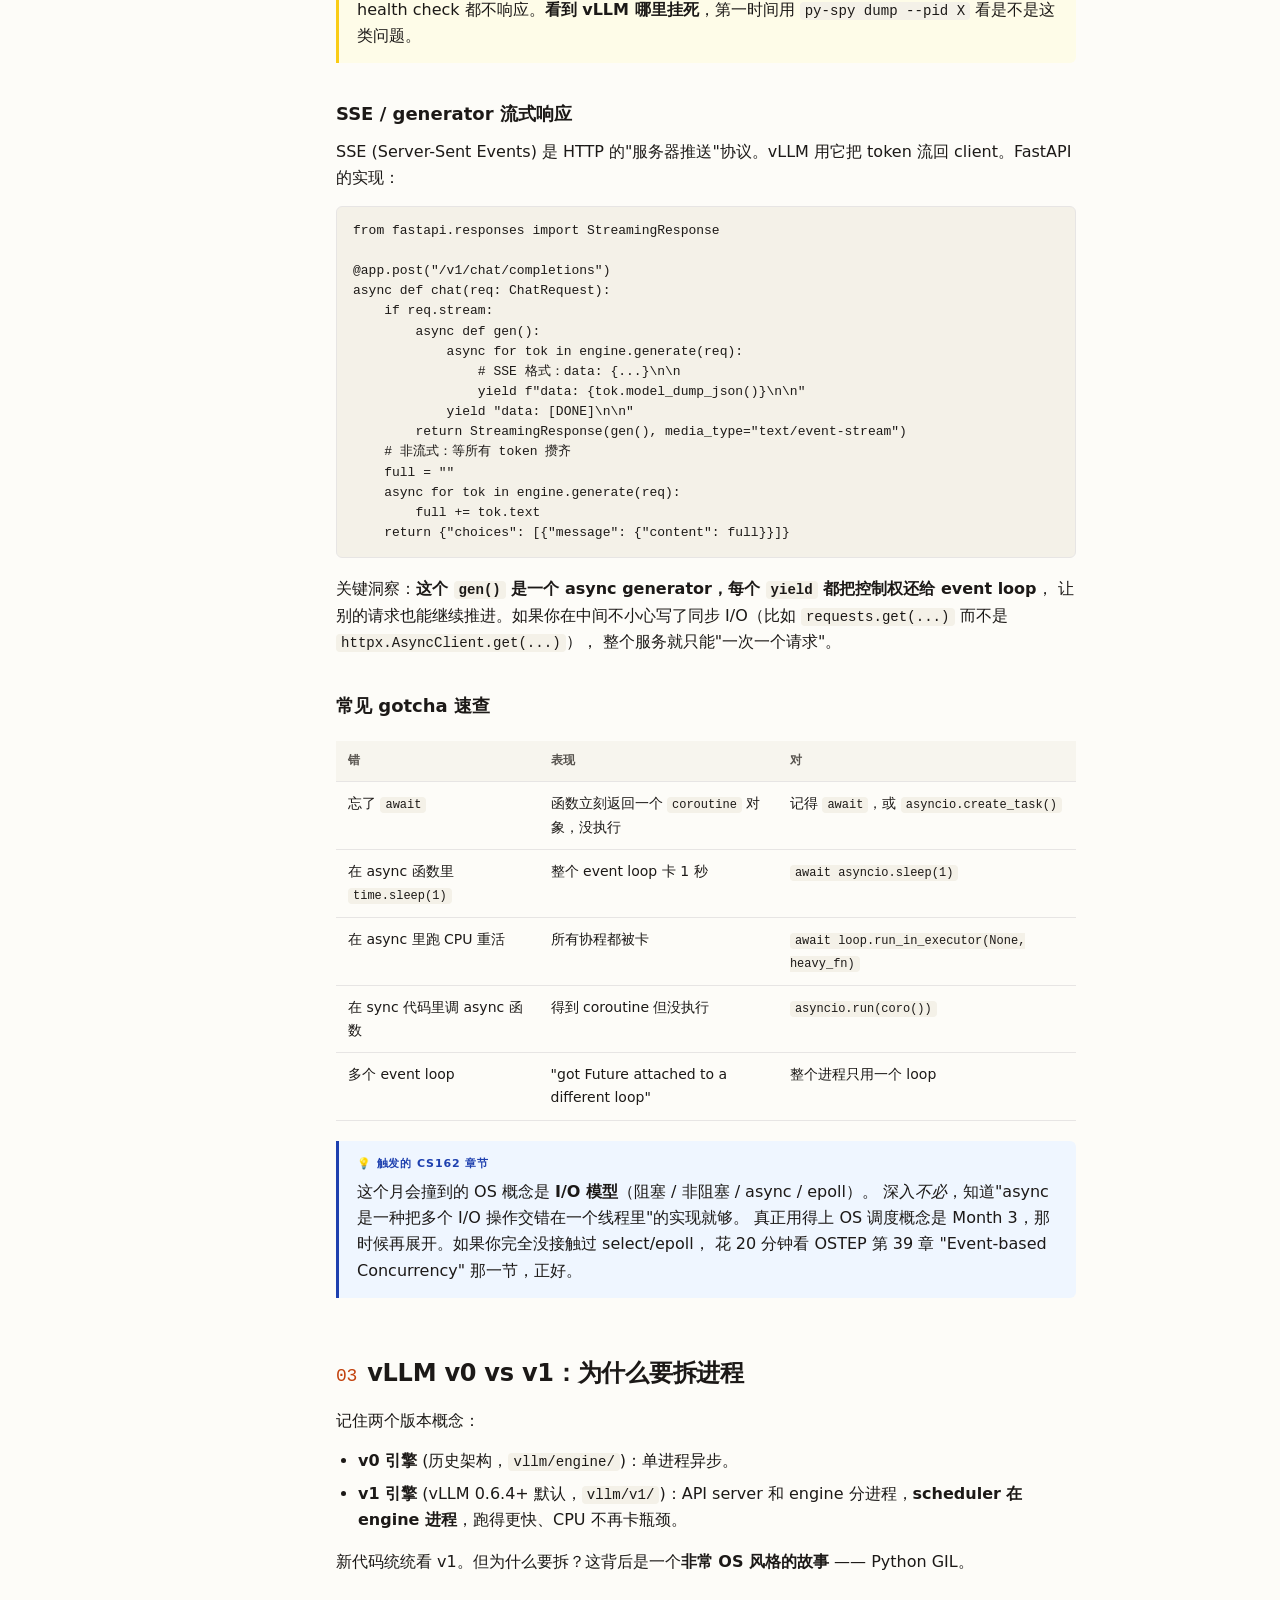
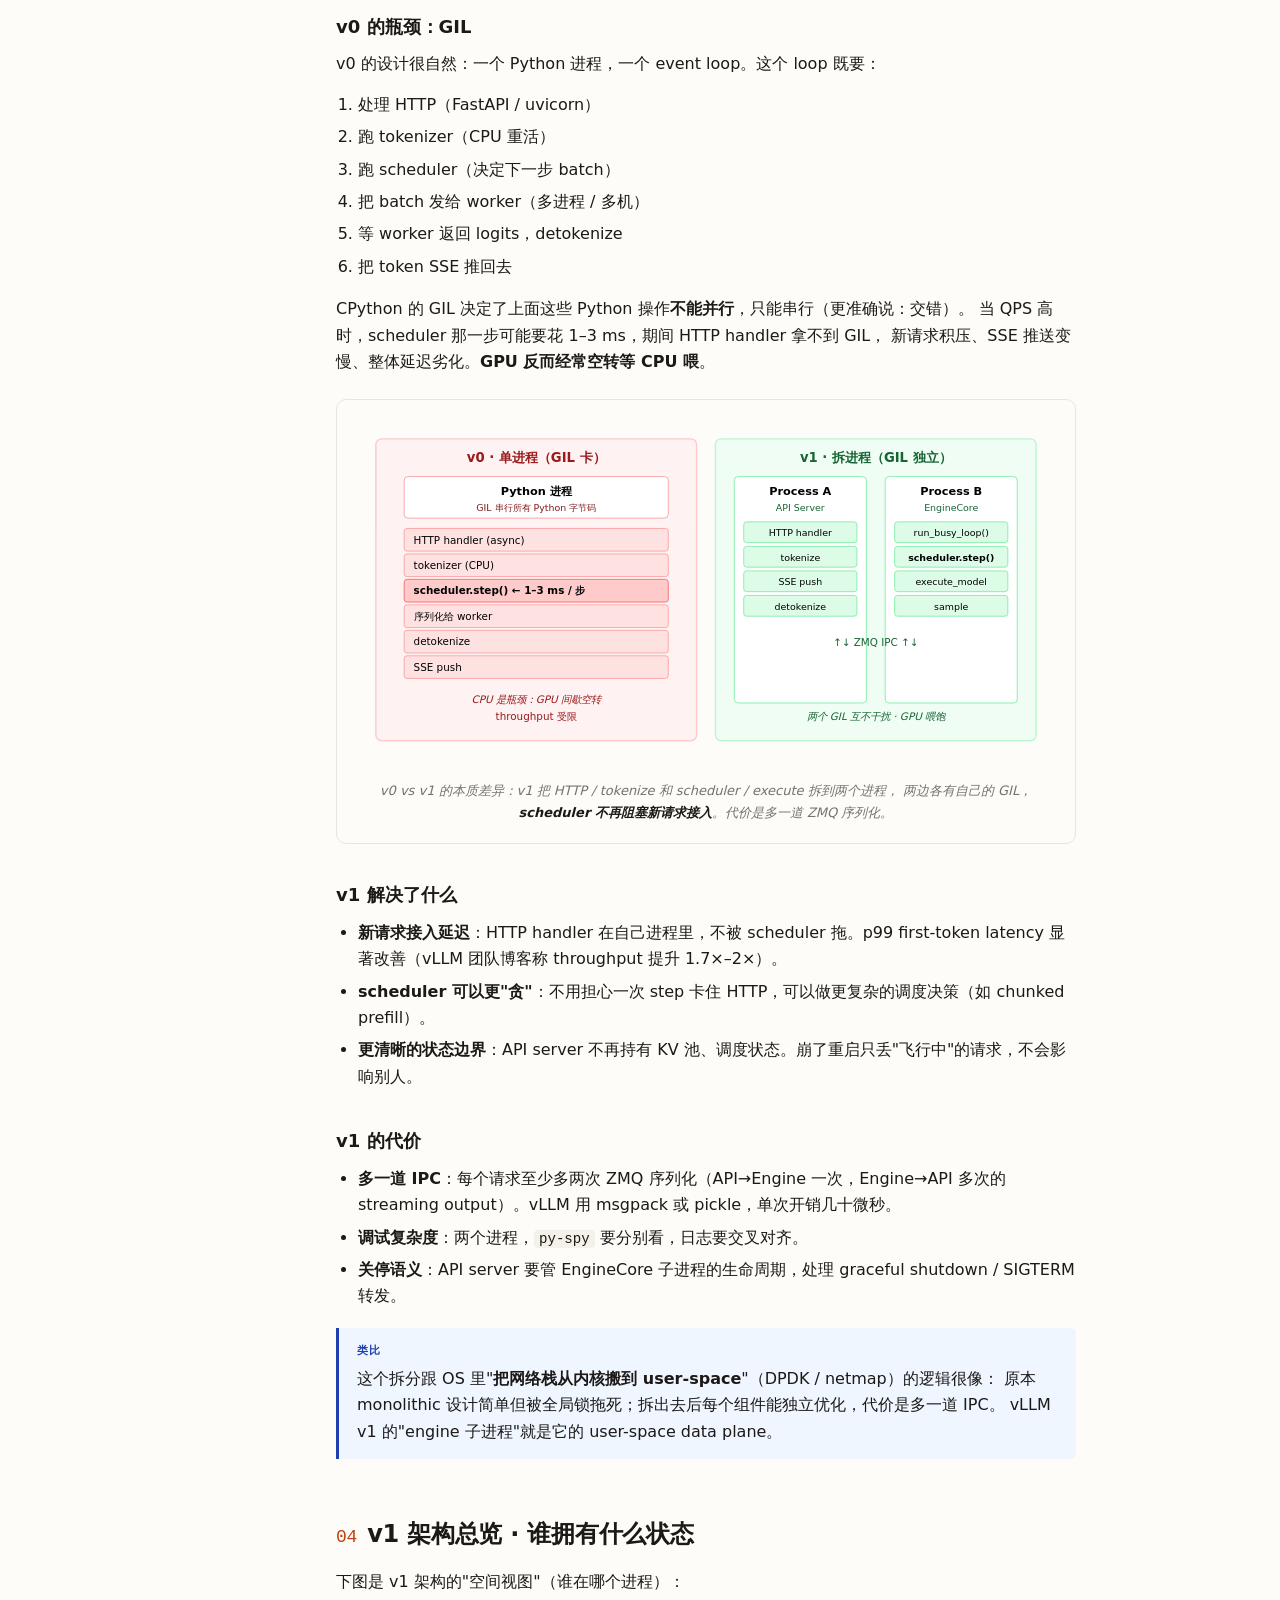
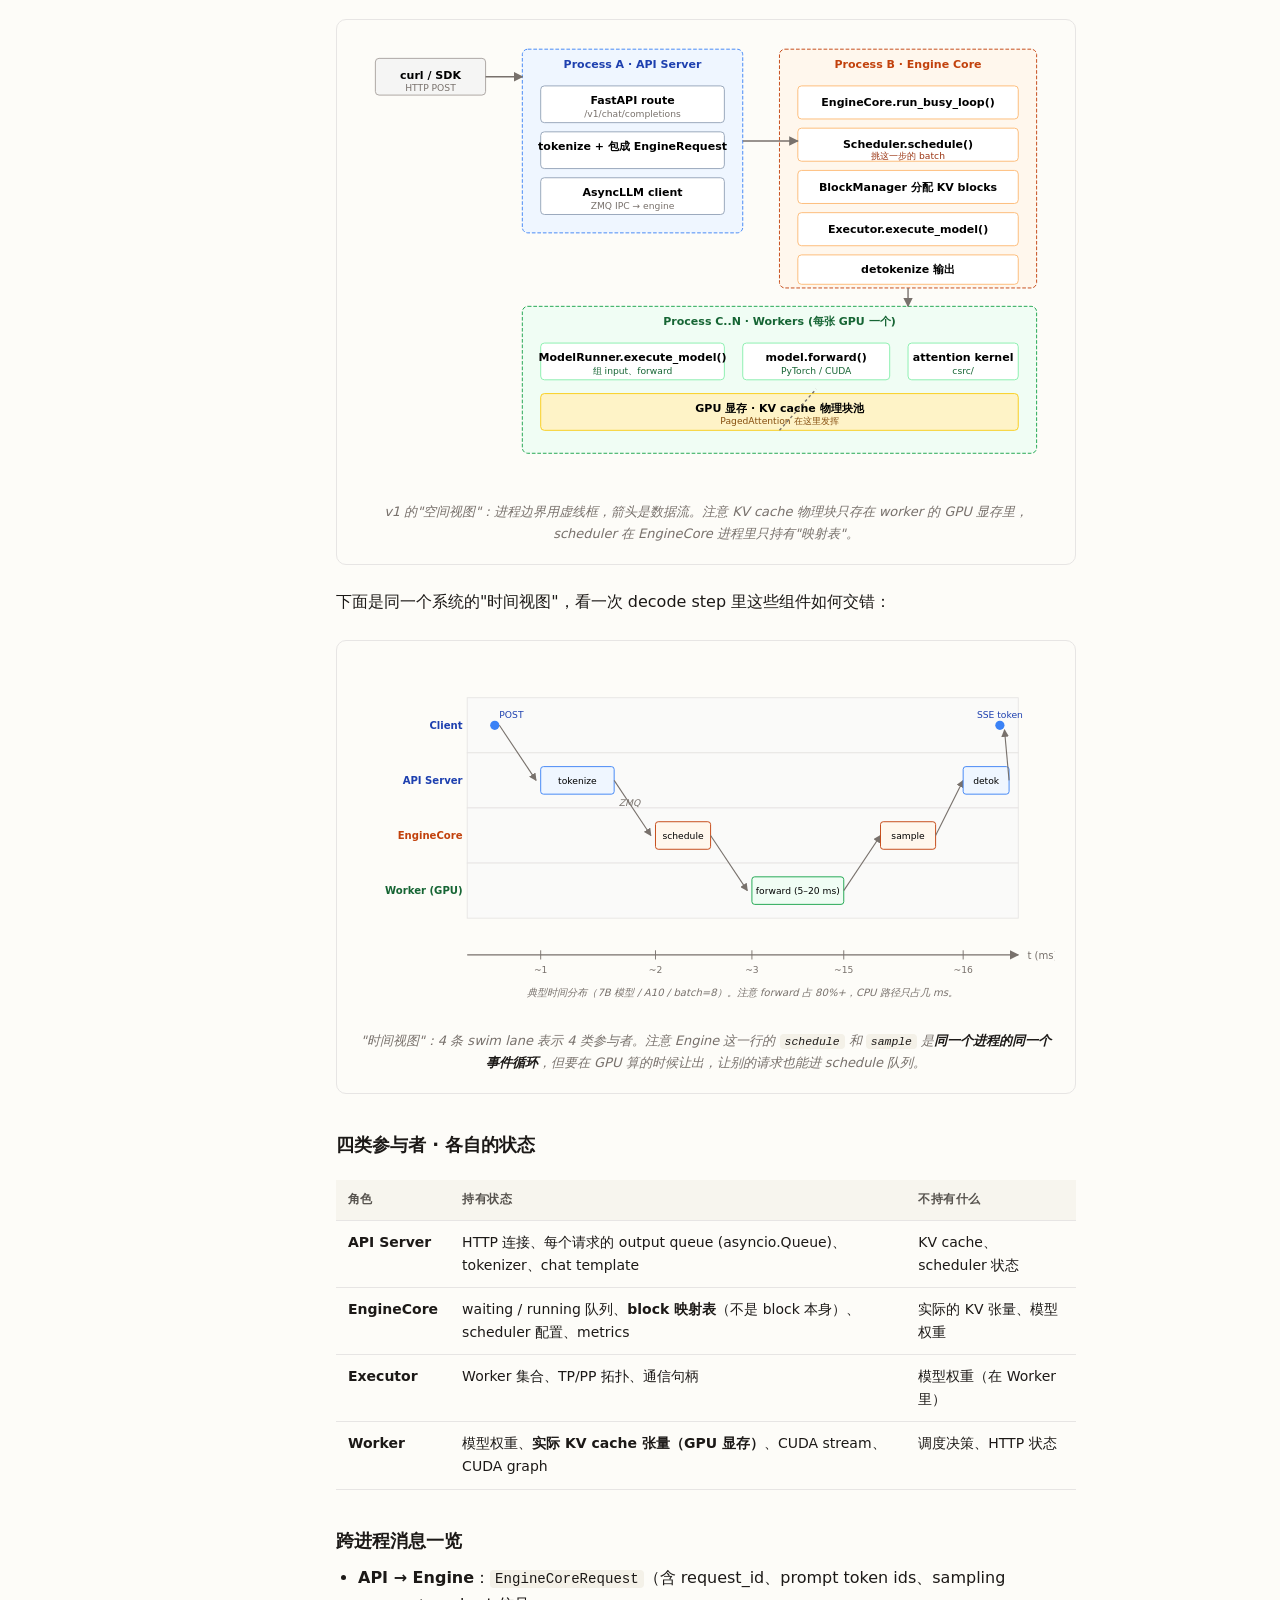
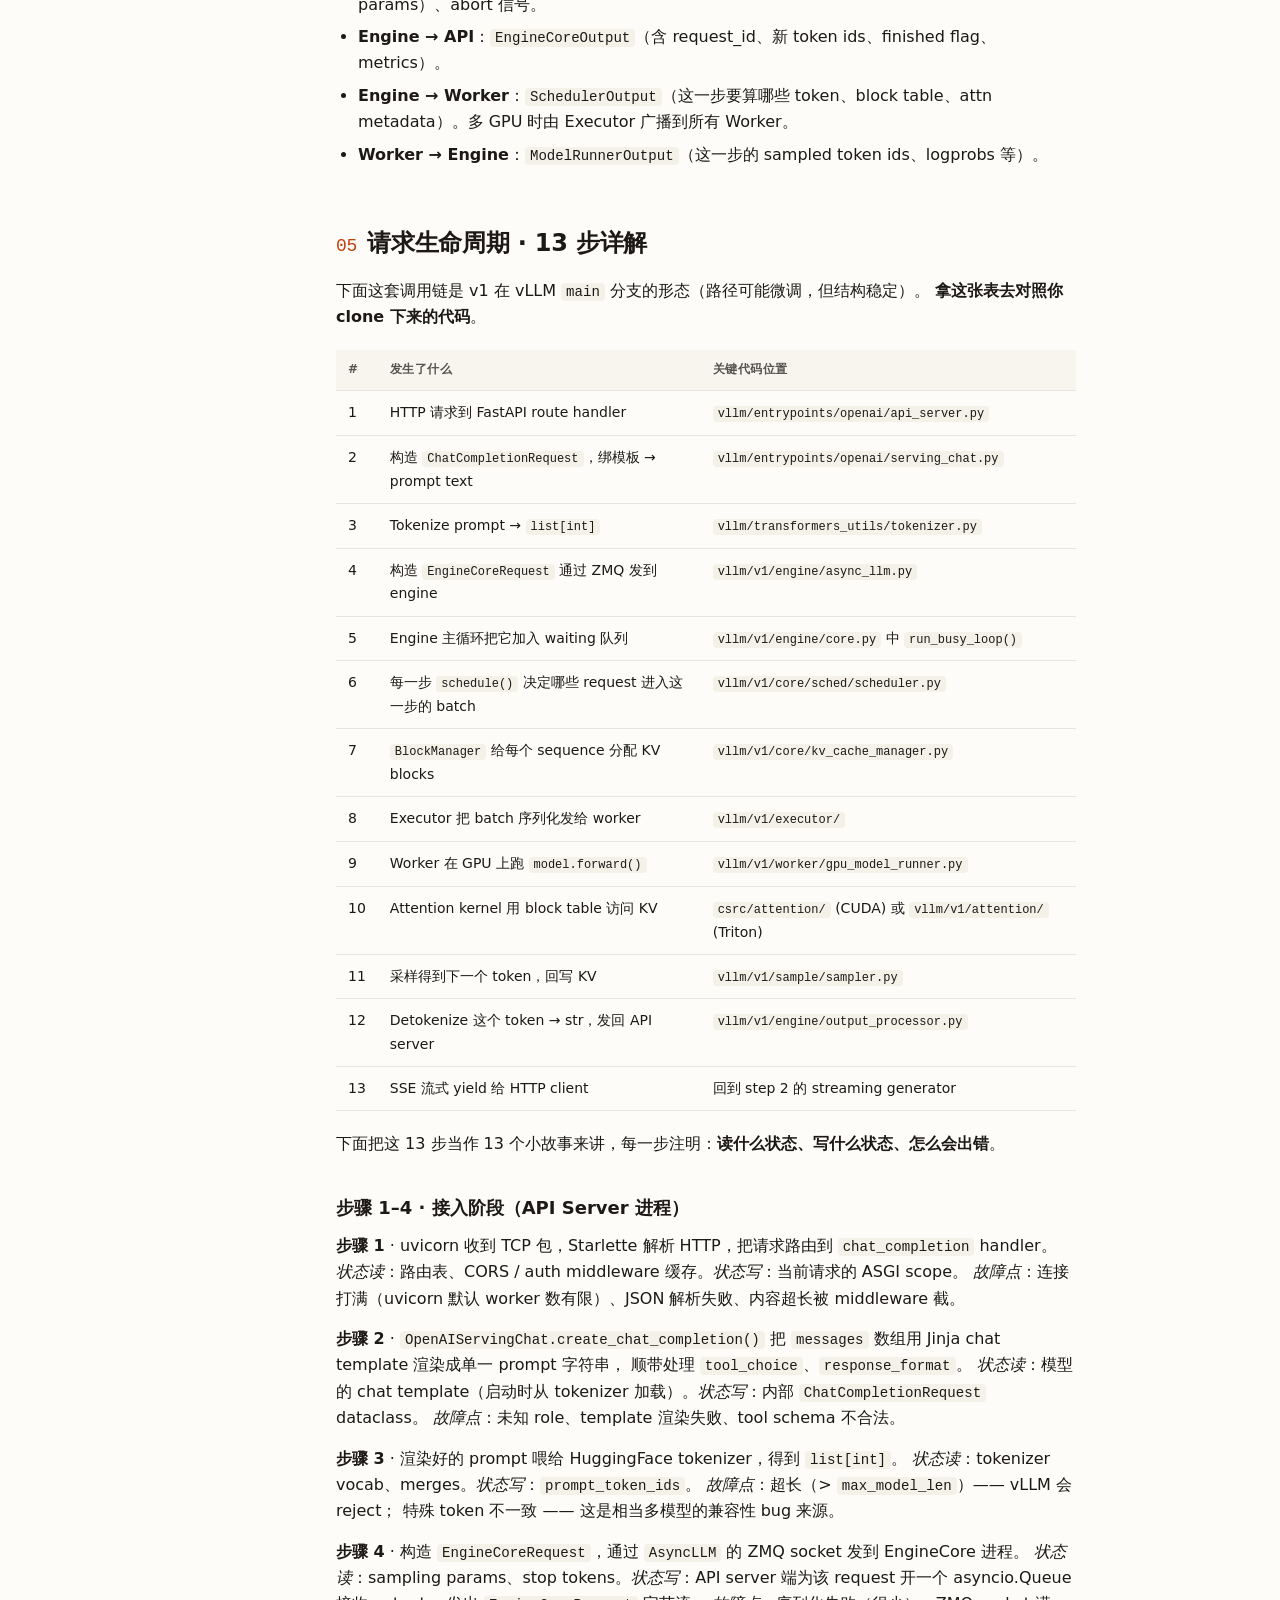
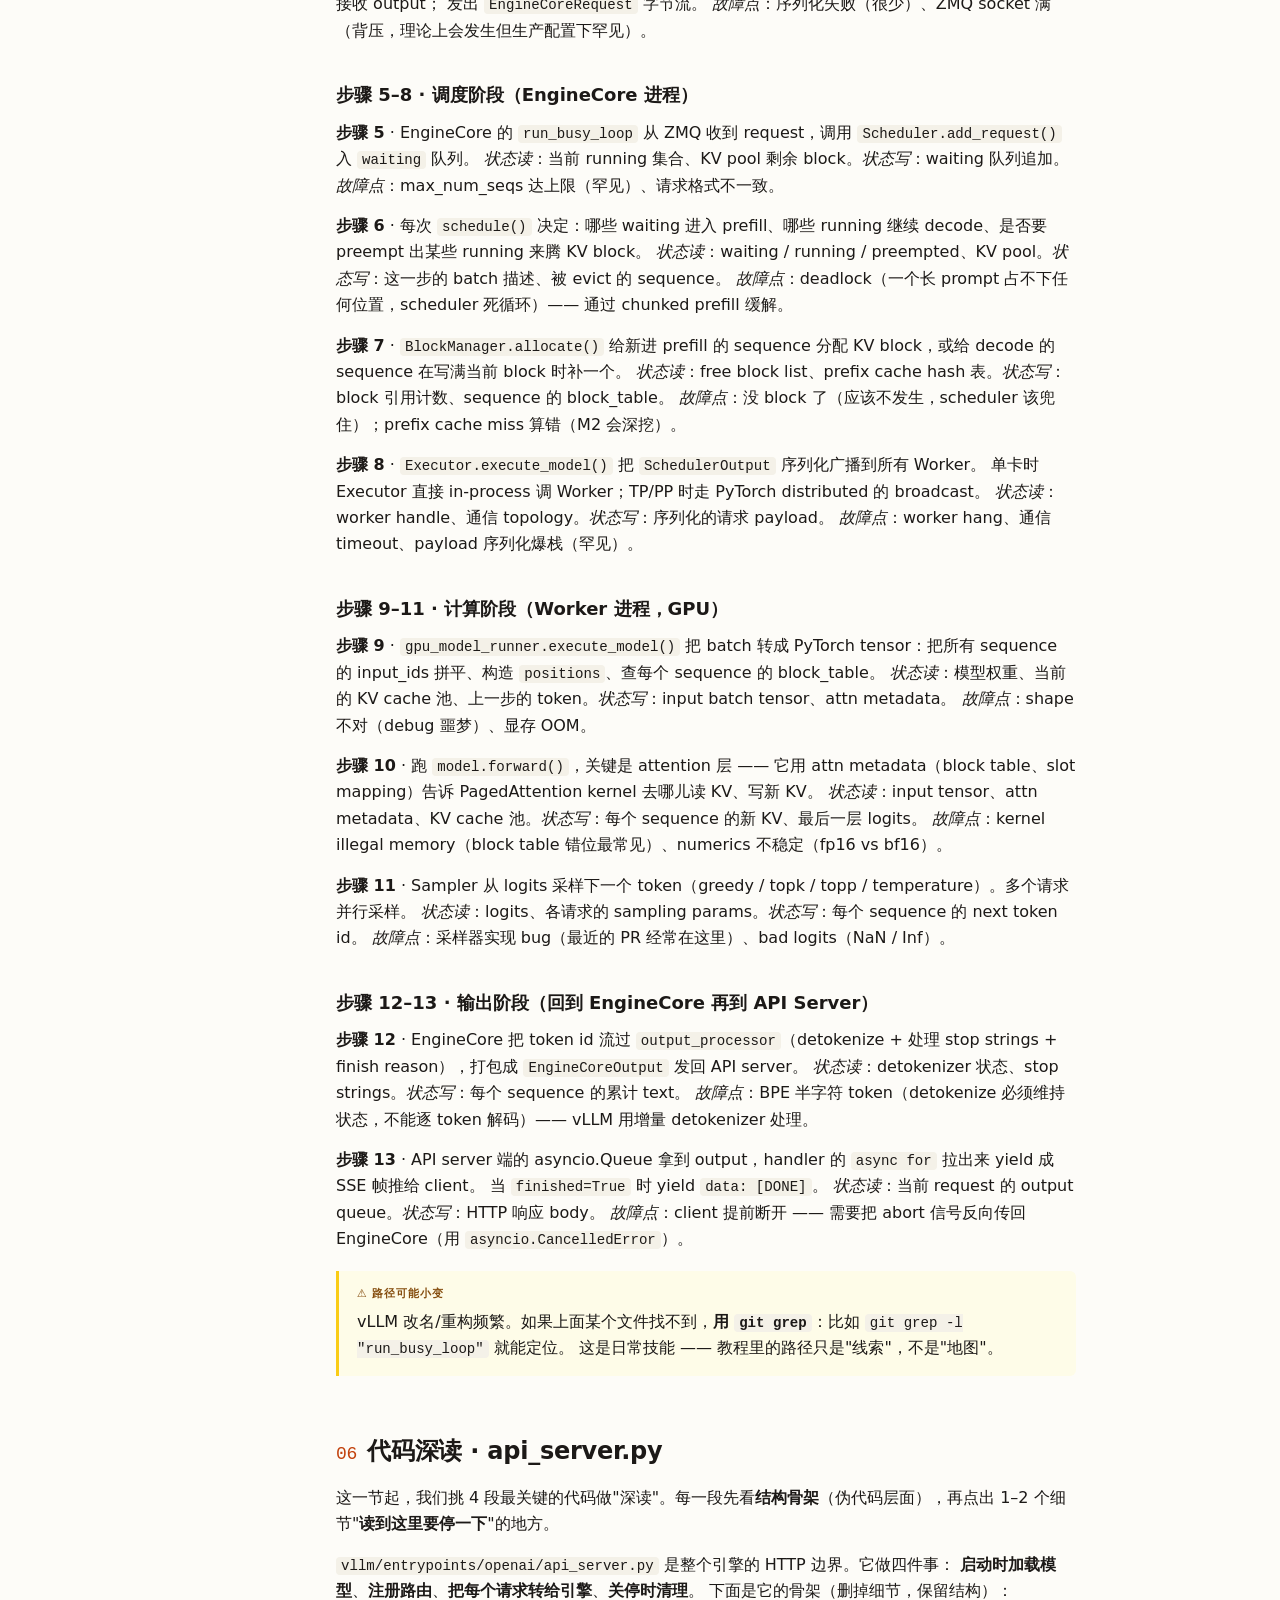
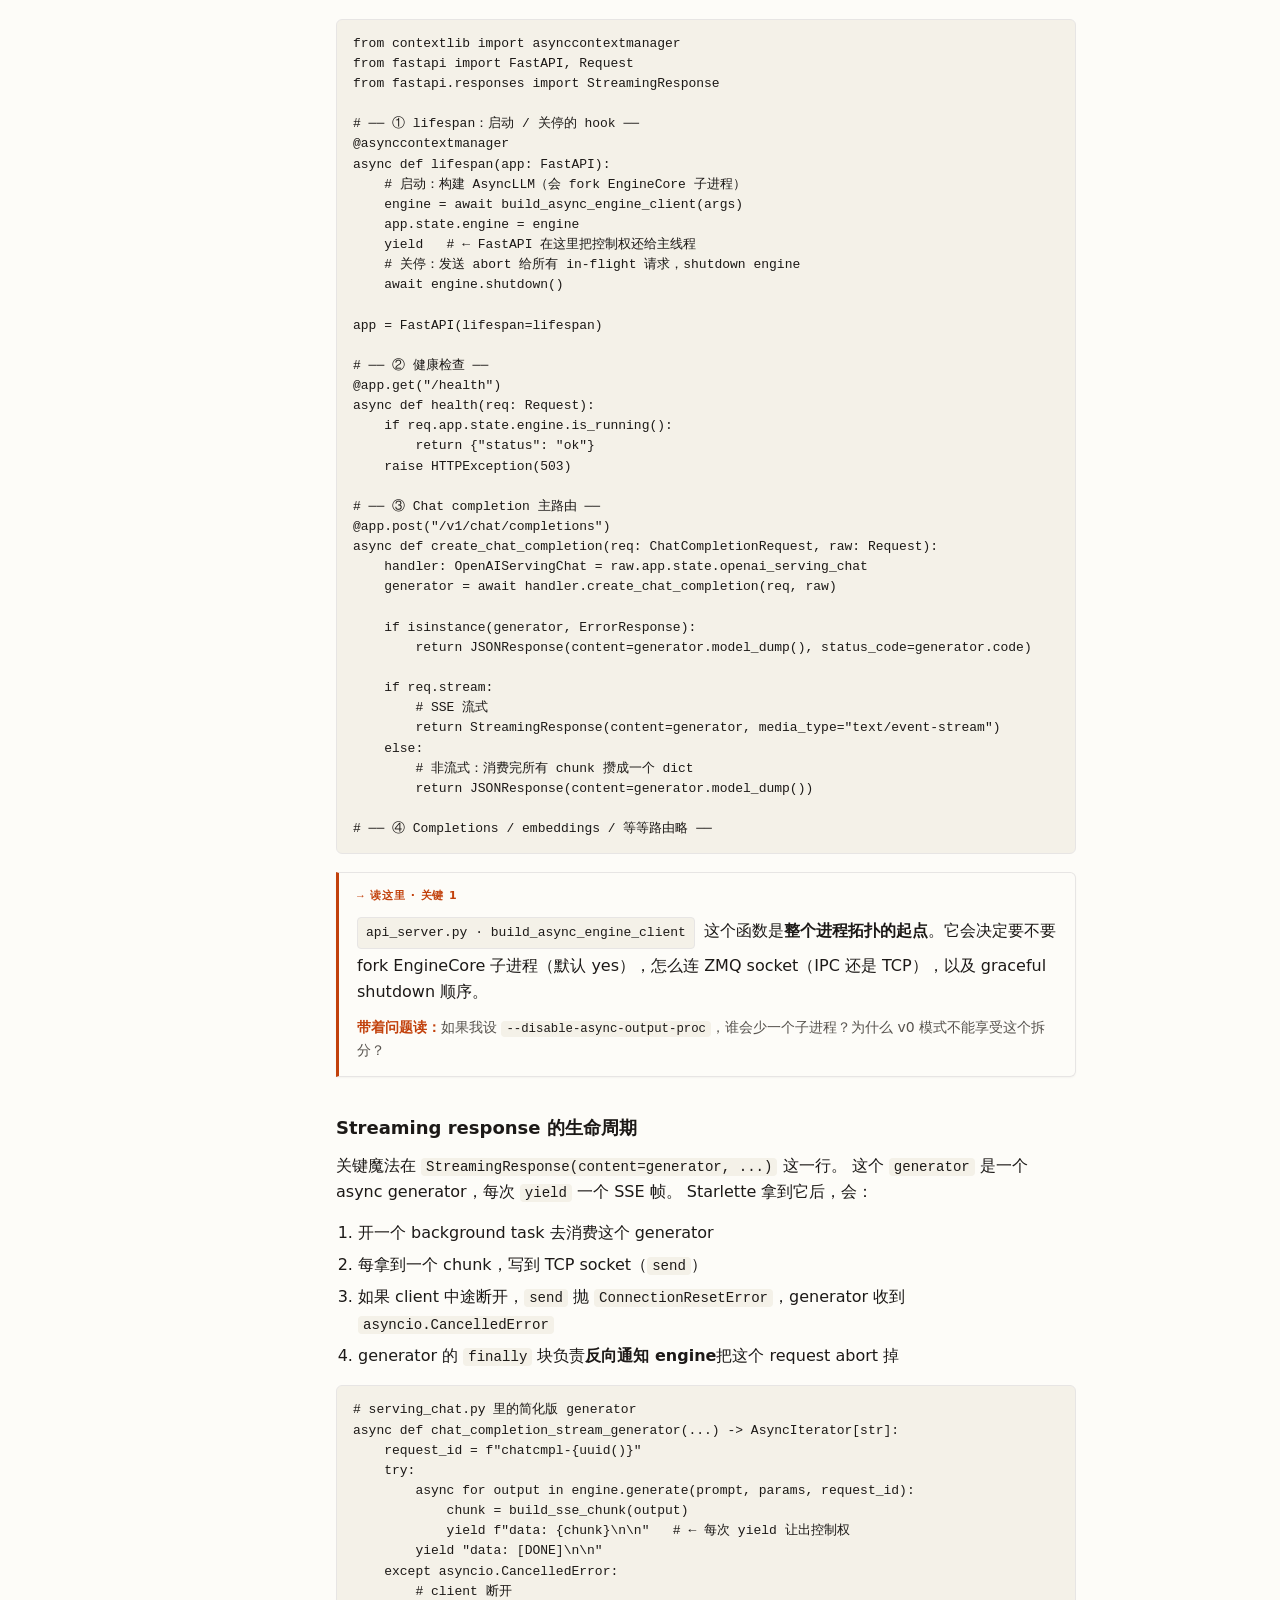
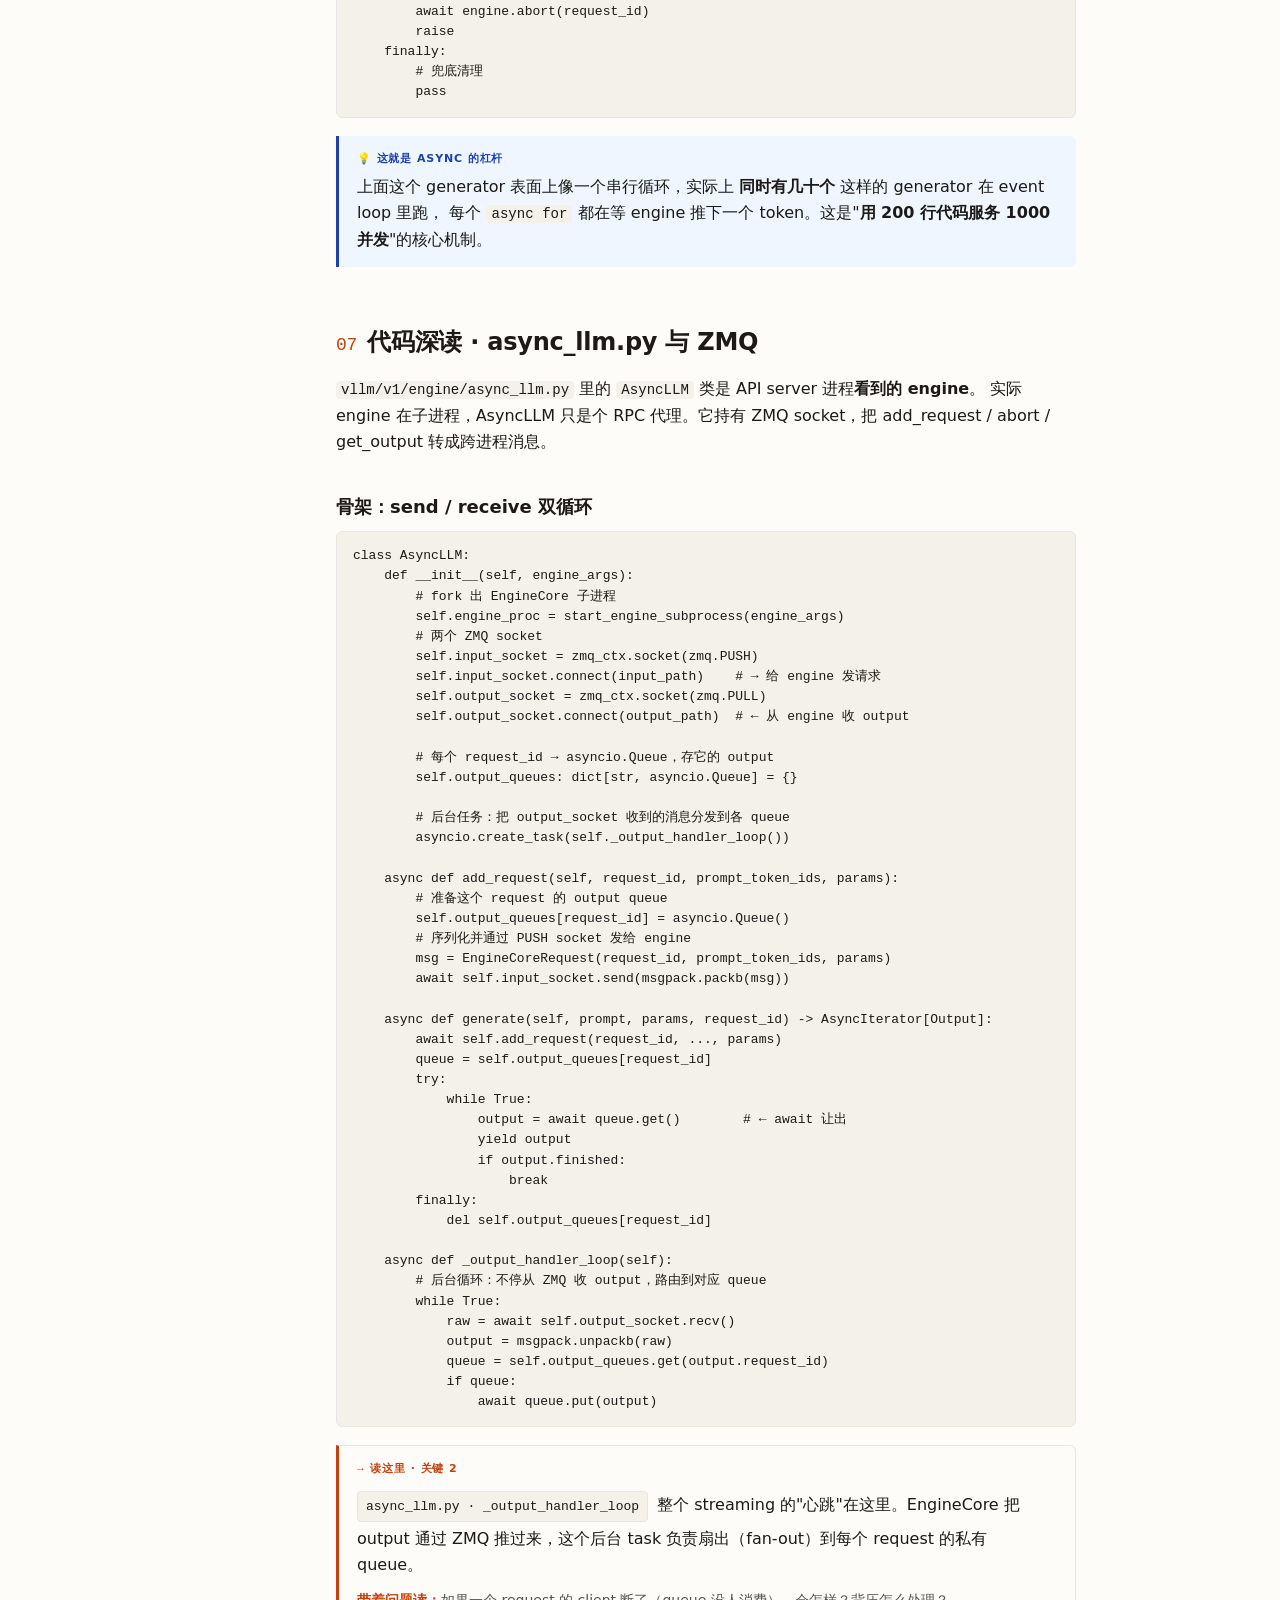
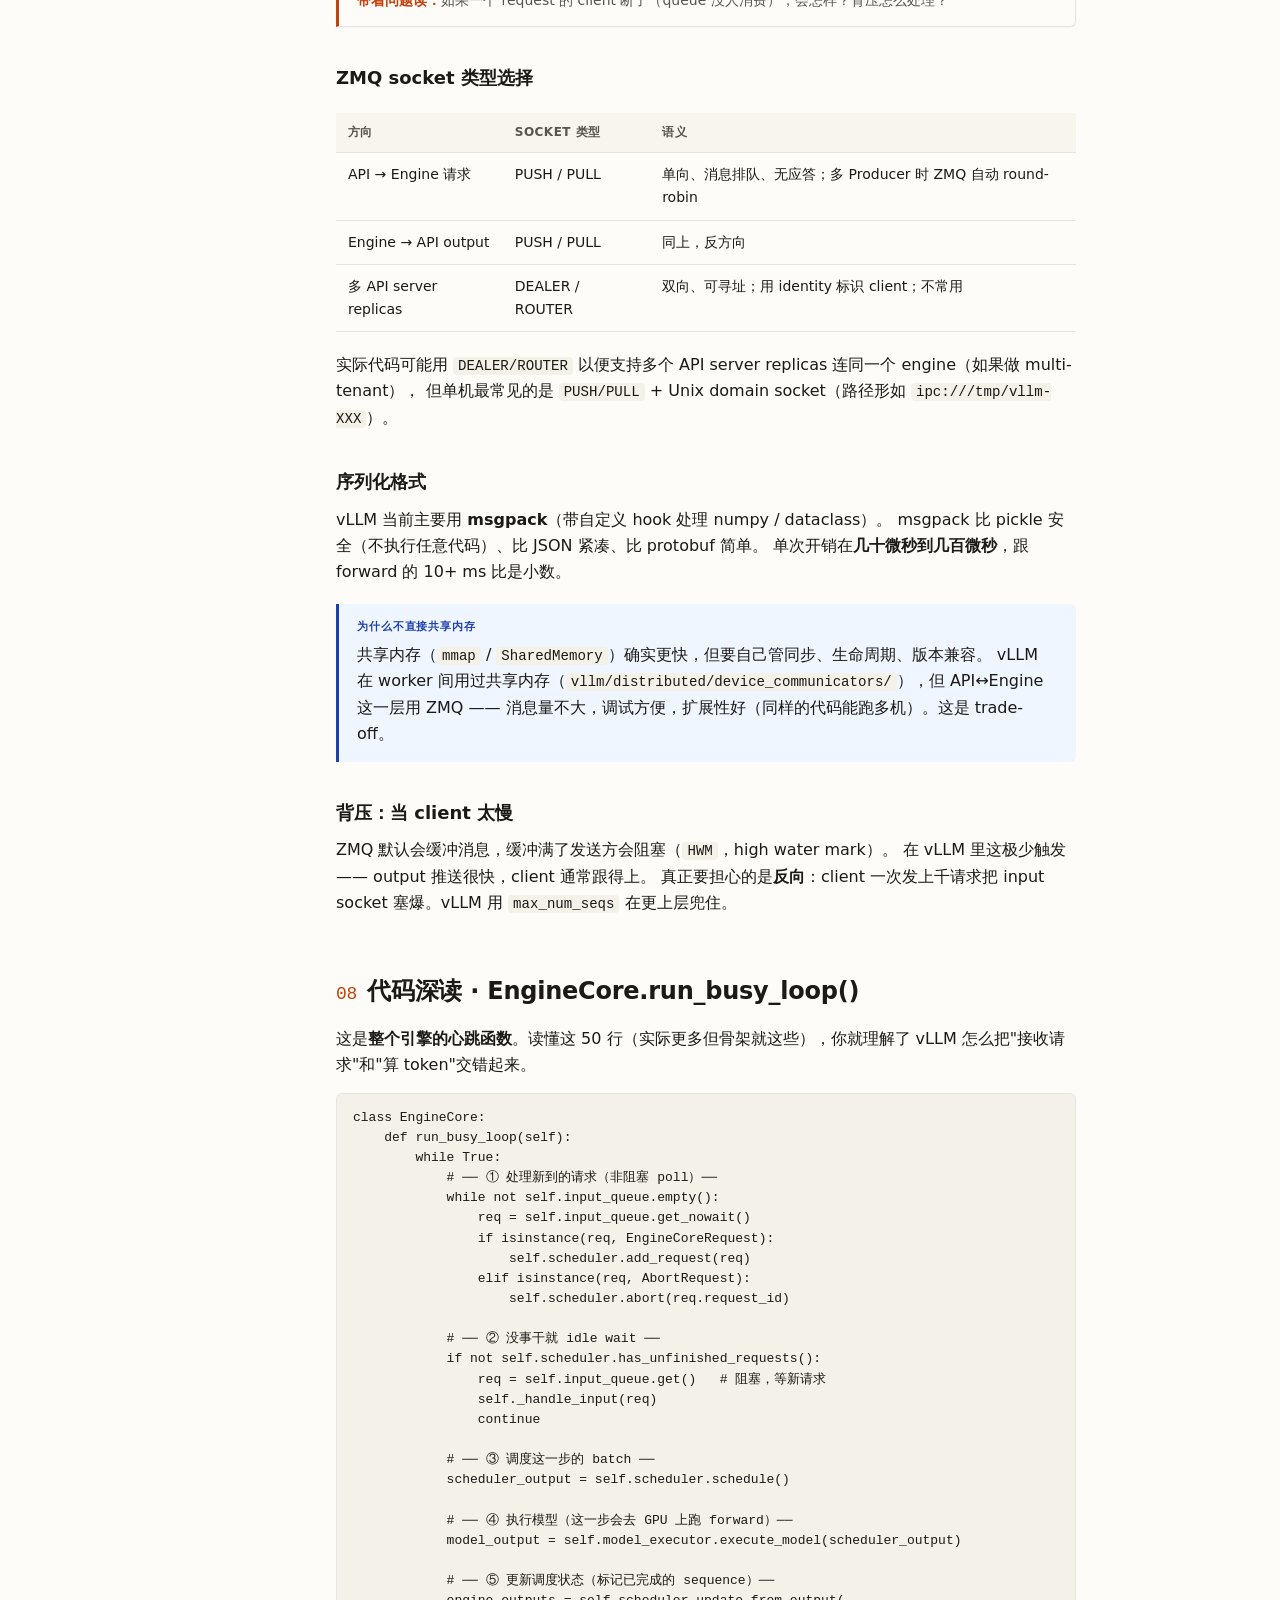
<file: tutorial/02-entrypoints.html>
<!doctype html>
<html lang="zh-CN">
<head>
<meta charset="utf-8" />
<meta name="viewport" content="width=device-width, initial-scale=1" />
<title>M1 · 入口与生命周期 — Infra Learning Path</title>
<link rel="stylesheet" href="../assets/style.css" />
</head>
<body>

<button class="menu-btn" aria-label="菜单">☰ 目录</button>

<div class="layout">

<aside class="sidebar">
  <a href="../index.html" class="brand"><span class="dot"></span>Infra Learning Path</a>
  <div class="tagline">用 vLLM 学 AI infra · just-in-time · 问题驱动</div>
  <div class="nav-group"><div class="nav-label">起步</div><nav><ul>
    <li><a href="../index.html"><span class="idx">/</span>主页 · 概览</a></li>
    <li><a href="00-mental-model.html"><span class="idx">00</span>心智模型</a></li>
    <li><a href="01-setup.html"><span class="idx">01</span>Week 0 · 环境</a></li>
  </ul></nav></div>
  <div class="nav-group"><div class="nav-label">6 个月主线</div><nav><ul>
    <li><a href="02-entrypoints.html"><span class="idx">M1</span>入口与生命周期</a></li>
    <li><a href="03-memory.html"><span class="idx">M2</span>内存 · PagedAttention</a></li>
    <li><a href="04-scheduler.html"><span class="idx">M3</span>调度器</a></li>
    <li><a href="05-kernels.html"><span class="idx">M4</span>Kernel &amp; 性能</a></li>
    <li><a href="06-mini-vllm.html"><span class="idx">M5</span>原创 mini-vLLM</a></li>
  </ul></nav></div>
  <div class="nav-group"><div class="nav-label">参考</div><nav><ul>
    <li><a href="07-papers.html"><span class="idx">P</span>10 篇论文导读</a></li>
    <li><a href="08-os-bridge.html"><span class="idx">OS</span>OS ↔ vLLM 速查</a></li>
  </ul></nav></div>
  <div class="foot">源仓库 <a href="https://github.com/WeishuZ/infra-learning-path" target="_blank" rel="noopener">WeishuZ/infra-learning-path</a></div>
</aside>

<main class="content">

<div class="crumbs">
  <a href="../index.html">home</a><span class="sep">/</span>tutorial<span class="sep">/</span>M1 入口
</div>

<h1 class="page-title">Month 1 · 入口与请求生命周期</h1>
<p class="page-sub">目标：能在白板上画出 "<code>curl</code> 进来到 token 流出" 的完整调用链。</p>

<p class="lede">
  这个月不碰 KV cache、不碰 CUDA、不碰调度细节。
  你只做一件事：<strong>跟着一个真实请求，把它走过的每一层代码都摸一遍</strong>。
  这一层走通，后面所有深入细节都有"挂靠点" —— 当你 M2 读到 <code>BlockManager.allocate()</code> 时，你已经知道它是谁、什么时候被叫起来、传给它的参数从哪里来。
</p>

<div class="callout q">
  <div class="label">驱动问题</div>
  你 <code>curl http://localhost:8000/v1/chat/completions ...</code>。
  这个 HTTP 请求会经过哪些 Python 对象、被哪些线程/进程处理、最后是谁真的把它送上 GPU？
  画一张图，需要画几个框？这些框之间是<strong>同步调用</strong>还是<strong>跨进程消息</strong>？哪些跑在 GIL 锁里，哪些不？
</div>

<details class="predict">
  <summary>先猜一下层数（不用准确）</summary>
  <div class="body">
    <p>大概 5–7 层：HTTP server → API handler → engine wrapper (async) → engine core → scheduler → worker → model forward。
    每层做的事不一样：HTTP 解析、tokenize、调度入队、batch 组装、GPU forward、detokenize、流式输出。</p>
    <p>真实数字（在 v1 架构下）：<strong>3 类进程</strong>（API server、EngineCore、Worker × N），
    <strong>2 个 IPC 边界</strong>（ZMQ 把 1↔2 连起来，多机/多 GPU 时 2↔3 走 PyTorch distributed），
    <strong>4 个主要的内部队列</strong>（input queue、waiting、running、output queue）。这一节就是去把这张图<strong>真正画对</strong>。</p>
  </div>
</details>

<h2><span class="num">01</span>AI infra 的"请求生命周期"到底是什么</h2>

<p>
  在动手挖代码之前，先把"为什么花一个月学这个"想清楚。AI infra 有两种完全不同的生命周期，
  你以后做任何决定都要先分清楚自己在哪一边：
</p>

<div class="cards-2">
  <div class="card">
    <h3>训练 (Training)</h3>
    <p>给定一堆数据，跑 N 个 epoch 的梯度下降，<strong>输出是权重文件</strong>。
    周期以小时/天计；失败容忍度高（多 checkpoint 就行）；瓶颈在数据并行 / TP / PP / 通信。</p>
    <p style="color: var(--fg-muted); font-size: 13px;">关键词：DDP、FSDP、Megatron、torchtitan、Megatron-LM。</p>
  </div>
  <div class="card">
    <h3>推理 (Serving / Inference)</h3>
    <p>给定一个权重，<strong>处理来自 N 个用户的并发请求流</strong>，每个请求要在 P99 SLA 内出第一个 token。
    周期以毫秒计；失败容忍度低（用户在等）；瓶颈在显存、KV cache、调度。</p>
    <p style="color: var(--fg-muted); font-size: 13px;">关键词：vLLM、TGI、SGLang、TensorRT-LLM、batching、prefill / decode。</p>
  </div>
</div>

<p>
  vLLM 是<strong>推理引擎</strong>。这意味着它的中心问题是"如何把一台静态的 GPU 变成一台动态的 token 流水线"。
  本月你要追踪的"请求生命周期"，就是这条流水线上一个 token 从被请求到被吐出的全过程。
</p>

<div class="callout tip">
  <div class="label">为什么 M1 先做这件事，而不是 M5</div>
  按下不表的诱惑很强 —— 直接挖 PagedAttention 论文、直接读 CUDA kernel 似乎更"硬"。
  但<strong>不知道一个调用从哪里来、到哪里去</strong>，你读 kernel 就只能背它的签名；
  读 scheduler 就只看见循环；读 block manager 就只看见数据结构。
  这一个月铺的"骨架"是后面五个月所有"血肉"的挂靠点。这是 OSTEP 第一章先讲"进程"再讲"线程"的同一个道理。
</div>

<p>
  另一个动机：vLLM 的入口（<code>vllm/entrypoints/</code>、<code>vllm/v1/engine/</code>）是<strong>整个仓库里最 Python 的部分</strong>，
  没有 CUDA、没有 Triton、没有汇编。你能<strong>静态读懂</strong>这部分代码，意味着你已经掌握了进入更难层的"密码本"。
</p>

<h2><span class="num">02</span>前置：Python async/await 速通</h2>

<p>
  下面这些<strong>大致</strong>懂就行。模糊的现在补，不熟悉的标记一下，月底再看：
</p>

<ul>
  <li><strong>Python async/await</strong>：知道 <code>asyncio.create_task()</code>、<code>await</code> 让出控制权、event loop 是单线程的。</li>
  <li><strong>FastAPI / Starlette</strong>：HTTP handler 是 async function；middleware 链；SSE (Server-Sent Events) 流式响应。</li>
  <li><strong>Producer-consumer 队列</strong>：一边塞、一边消费、用锁/CV 同步。</li>
  <li><strong>Tokenization</strong>：知道 text → token id 的转换是 HuggingFace tokenizer 在做。具体算法（BPE / SentencePiece）这里不需要。</li>
</ul>

<p>
  其中 <code>async</code> 是这一章绕不开的"语法地基"，把它说透。
</p>

<h3>Event loop 的单线程心智模型</h3>

<p>
  最关键的一句话：<strong>asyncio 不是多线程</strong>。它是<strong>一个线程</strong>里调度多个"协程"（coroutines），
  让阻塞 I/O 的时候不傻等而是让出控制权，去跑别的协程。可以这样想象：</p>

<div class="diagram">
  <svg viewBox="0 0 720 280" xmlns="http://www.w3.org/2000/svg" style="max-width:680px;">
    <defs>
      <marker id="ar2" viewBox="0 0 10 10" refX="9" refY="5" markerWidth="7" markerHeight="7" orient="auto">
        <path d="M 0 0 L 10 5 L 0 10 z" fill="#78716c"/>
      </marker>
    </defs>
    <g font-family="ui-sans-serif, system-ui" font-size="12">
      <!-- timeline axis -->
      <line x1="60" y1="240" x2="680" y2="240" stroke="#78716c" stroke-width="1.5" marker-end="url(#ar2)"/>
      <text x="690" y="244" fill="#78716c" font-size="11">t</text>
      <text x="30" y="244" fill="#78716c" font-size="11">0</text>

      <!-- task A (blue) -->
      <text x="30" y="80" font-weight="600" fill="#1e40af">Task A</text>
      <rect x="60" y="60" width="100" height="30" fill="#eff6ff" stroke="#3b82f6"/>
      <text x="110" y="80" text-anchor="middle" font-size="11">CPU work</text>
      <rect x="160" y="60" width="160" height="30" fill="#fef3c7" stroke="#facc15" stroke-dasharray="3 2"/>
      <text x="240" y="80" text-anchor="middle" font-size="11" fill="#854d0e">await network I/O</text>
      <rect x="500" y="60" width="80" height="30" fill="#eff6ff" stroke="#3b82f6"/>
      <text x="540" y="80" text-anchor="middle" font-size="11">resume</text>

      <!-- task B (green) -->
      <text x="30" y="140" font-weight="600" fill="#166534">Task B</text>
      <rect x="160" y="120" width="140" height="30" fill="#f0fdf4" stroke="#16a34a"/>
      <text x="230" y="140" text-anchor="middle" font-size="11">CPU work</text>
      <rect x="300" y="120" width="100" height="30" fill="#fef3c7" stroke="#facc15" stroke-dasharray="3 2"/>
      <text x="350" y="140" text-anchor="middle" font-size="11" fill="#854d0e">await ZMQ</text>
      <rect x="580" y="120" width="80" height="30" fill="#f0fdf4" stroke="#16a34a"/>
      <text x="620" y="140" text-anchor="middle" font-size="11">resume</text>

      <!-- task C (purple) -->
      <text x="30" y="200" font-weight="600" fill="#9333ea">Task C</text>
      <rect x="300" y="180" width="200" height="30" fill="#faf5ff" stroke="#9333ea"/>
      <text x="400" y="200" text-anchor="middle" font-size="11">CPU work (SSE yield)</text>

      <!-- tick marks -->
      <g stroke="#a8a29e" stroke-dasharray="2 2">
        <line x1="160" y1="40" x2="160" y2="230"/>
        <line x1="300" y1="40" x2="300" y2="230"/>
        <line x1="500" y1="40" x2="500" y2="230"/>
        <line x1="580" y1="40" x2="580" y2="230"/>
      </g>
      <text x="160" y="35" text-anchor="middle" fill="#78716c" font-size="10">A awaits</text>
      <text x="300" y="35" text-anchor="middle" fill="#78716c" font-size="10">B awaits</text>
      <text x="500" y="35" text-anchor="middle" fill="#78716c" font-size="10">A's I/O done</text>
      <text x="580" y="35" text-anchor="middle" fill="#78716c" font-size="10">B's I/O done</text>
    </g>
  </svg>
  <div class="caption">同一个线程里，3 个协程通过 <code>await</code> 主动让出，event loop 用一个就绪队列调度它们。<strong>任何一个协程</strong>跑死循环或 CPU 重活，整个 loop 都卡住。</div>
</div>

<h3><code>async def</code> / <code>await</code> 实际编译成什么</h3>

<p>
  这是<strong>读 vLLM 源码时被反复忽略的关键</strong>。<code>async def foo()</code> 不是函数调用 —— 它是一个<strong>生成器工厂</strong>。
  调用 <code>foo()</code> 返回的是一个 <code>coroutine</code> 对象，<strong>什么都没执行</strong>。直到你 <code>await foo()</code> 或塞给 <code>asyncio.create_task()</code>，event loop 才开始拉它的状态机。
</p>

<pre><code># 看起来像普通函数
async def fetch_token():
    request_id = await engine.add_request(prompt)   # ① 在这里 suspend
    async for output in engine.generate(request_id): # ② 每个 yield 是一次 suspend
        yield output

# 调用它不执行任何代码
gen = fetch_token()  # 这是一个 async generator object
# 直到 ↓ 才真正跑起来
async for tok in gen:
    print(tok)</code></pre>

<p>
  心智模型：把 <code>await x</code> 念作 <strong>"暂停当前任务，把 x 交给 event loop，等它有结果再叫醒我"</strong>。
  这个"叫醒"就是 vLLM 流式输出能边算边返回的关键。
</p>

<h3>asyncio.Queue vs threading.Queue</h3>

<p>
  vLLM 内部到处是队列。但两种队列<strong>不能混用</strong>：
</p>

<table>
  <thead><tr><th></th><th><code>asyncio.Queue</code></th><th><code>queue.Queue</code> (threading)</th></tr></thead>
  <tbody>
    <tr><td>使用方</td><td>同一个 event loop 内的协程</td><td>多个 OS 线程</td></tr>
    <tr><td><code>put</code> 阻塞时</td><td><code>await</code> 让出（其他协程可跑）</td><td>OS 真线程阻塞</td></tr>
    <tr><td>跨进程？</td><td>❌（用 ZMQ / multiprocessing.Queue）</td><td>❌（同上）</td></tr>
    <tr><td>vLLM 用在哪</td><td><code>AsyncLLM</code> 给每个 request 的 output 队列</td><td>极少（worker 内部偶有）</td></tr>
  </tbody>
</table>

<div class="callout warn">
  <div class="label">⚠ 常见坑</div>
  在 async 代码里写了一个 <code>queue.Queue.get()</code>（无 timeout），整个 event loop 卡死，
  连 health check 都不响应。<strong>看到 vLLM 哪里挂死</strong>，第一时间用 <code>py-spy dump --pid X</code> 看是不是这类问题。
</div>

<h3>SSE / generator 流式响应</h3>

<p>
  SSE (Server-Sent Events) 是 HTTP 的"服务器推送"协议。vLLM 用它把 token 流回 client。FastAPI 的实现：
</p>

<pre><code>from fastapi.responses import StreamingResponse

@app.post("/v1/chat/completions")
async def chat(req: ChatRequest):
    if req.stream:
        async def gen():
            async for tok in engine.generate(req):
                # SSE 格式：data: {...}\n\n
                yield f"data: {tok.model_dump_json()}\n\n"
            yield "data: [DONE]\n\n"
        return StreamingResponse(gen(), media_type="text/event-stream")
    # 非流式：等所有 token 攒齐
    full = ""
    async for tok in engine.generate(req):
        full += tok.text
    return {"choices": [{"message": {"content": full}}]}</code></pre>

<p>
  关键洞察：<strong>这个 <code>gen()</code> 是一个 async generator，每个 <code>yield</code> 都把控制权还给 event loop</strong>，
  让别的请求也能继续推进。如果你在中间不小心写了同步 I/O（比如 <code>requests.get(...)</code> 而不是 <code>httpx.AsyncClient.get(...)</code>），
  整个服务就只能"一次一个请求"。
</p>

<h3>常见 gotcha 速查</h3>

<table>
  <thead><tr><th>错</th><th>表现</th><th>对</th></tr></thead>
  <tbody>
    <tr><td>忘了 <code>await</code></td><td>函数立刻返回一个 <code>coroutine</code> 对象，没执行</td><td>记得 <code>await</code>，或 <code>asyncio.create_task()</code></td></tr>
    <tr><td>在 async 函数里 <code>time.sleep(1)</code></td><td>整个 event loop 卡 1 秒</td><td><code>await asyncio.sleep(1)</code></td></tr>
    <tr><td>在 async 里跑 CPU 重活</td><td>所有协程都被卡</td><td><code>await loop.run_in_executor(None, heavy_fn)</code></td></tr>
    <tr><td>在 sync 代码里调 async 函数</td><td>得到 coroutine 但没执行</td><td><code>asyncio.run(coro())</code></td></tr>
    <tr><td>多个 event loop</td><td>"got Future attached to a different loop"</td><td>整个进程只用一个 loop</td></tr>
  </tbody>
</table>

<div class="callout tip">
  <div class="label">💡 触发的 CS162 章节</div>
  这个月会撞到的 OS 概念是 <strong>I/O 模型</strong>（阻塞 / 非阻塞 / async / epoll）。
  深入<em>不必</em>，知道"async 是一种把多个 I/O 操作交错在一个线程里"的实现就够。
  真正用得上 OS 调度概念是 Month 3，那时候再展开。如果你完全没接触过 select/epoll，
  花 20 分钟看 OSTEP 第 39 章 "Event-based Concurrency" 那一节，正好。
</div>

<h2><span class="num">03</span>vLLM v0 vs v1：为什么要拆进程</h2>

<p>记住两个版本概念：</p>

<ul>
  <li><strong>v0 引擎</strong> (历史架构，<code>vllm/engine/</code>)：单进程异步。</li>
  <li><strong>v1 引擎</strong> (vLLM 0.6.4+ 默认，<code>vllm/v1/</code>)：API server 和 engine 分进程，<strong>scheduler 在 engine 进程</strong>，跑得更快、CPU 不再卡瓶颈。</li>
</ul>

<p>
  新代码统统看 v1。但为什么要拆？这背后是一个<strong>非常 OS 风格的故事</strong> —— Python GIL。
</p>

<h3>v0 的瓶颈：GIL</h3>

<p>
  v0 的设计很自然：一个 Python 进程，一个 event loop。这个 loop 既要：
</p>

<ol>
  <li>处理 HTTP（FastAPI / uvicorn）</li>
  <li>跑 tokenizer（CPU 重活）</li>
  <li>跑 scheduler（决定下一步 batch）</li>
  <li>把 batch 发给 worker（多进程 / 多机）</li>
  <li>等 worker 返回 logits，detokenize</li>
  <li>把 token SSE 推回去</li>
</ol>

<p>
  CPython 的 GIL 决定了上面这些 Python 操作<strong>不能并行</strong>，只能串行（更准确说：交错）。
  当 QPS 高时，scheduler 那一步可能要花 1–3 ms，期间 HTTP handler 拿不到 GIL，
  新请求积压、SSE 推送变慢、整体延迟劣化。<strong>GPU 反而经常空转等 CPU 喂</strong>。
</p>

<div class="diagram">
  <svg viewBox="0 0 740 360" xmlns="http://www.w3.org/2000/svg" style="max-width:720px;">
    <g font-family="ui-sans-serif, system-ui" font-size="12">
      <!-- v0 panel -->
      <rect x="20" y="20" width="340" height="320" rx="6" fill="#fef2f2" stroke="#fecaca" stroke-width="1.5"/>
      <text x="190" y="44" text-anchor="middle" font-weight="700" fill="#991b1b" font-size="14">v0 · 单进程（GIL 卡）</text>

      <rect x="50" y="60" width="280" height="44" rx="4" fill="white" stroke="#fca5a5"/>
      <text x="190" y="80" text-anchor="middle" font-weight="600">Python 进程</text>
      <text x="190" y="96" text-anchor="middle" font-size="10" fill="#7f1d1d">GIL 串行所有 Python 字节码</text>

      <g font-size="11">
        <rect x="50" y="115" width="280" height="24" rx="3" fill="#fee2e2" stroke="#fca5a5"/>
        <text x="60" y="131">HTTP handler (async)</text>
        <rect x="50" y="142" width="280" height="24" rx="3" fill="#fee2e2" stroke="#fca5a5"/>
        <text x="60" y="158">tokenizer (CPU)</text>
        <rect x="50" y="169" width="280" height="24" rx="3" fill="#fecaca" stroke="#f87171"/>
        <text x="60" y="185" font-weight="700">scheduler.step()  ← 1–3 ms / 步</text>
        <rect x="50" y="196" width="280" height="24" rx="3" fill="#fee2e2" stroke="#fca5a5"/>
        <text x="60" y="212">序列化给 worker</text>
        <rect x="50" y="223" width="280" height="24" rx="3" fill="#fee2e2" stroke="#fca5a5"/>
        <text x="60" y="239">detokenize</text>
        <rect x="50" y="250" width="280" height="24" rx="3" fill="#fee2e2" stroke="#fca5a5"/>
        <text x="60" y="266">SSE push</text>
      </g>

      <text x="190" y="300" text-anchor="middle" fill="#991b1b" font-size="11" font-style="italic">CPU 是瓶颈：GPU 间歇空转</text>
      <text x="190" y="318" text-anchor="middle" fill="#991b1b" font-size="11">throughput 受限</text>

      <!-- v1 panel -->
      <rect x="380" y="20" width="340" height="320" rx="6" fill="#f0fdf4" stroke="#bbf7d0" stroke-width="1.5"/>
      <text x="550" y="44" text-anchor="middle" font-weight="700" fill="#166534" font-size="14">v1 · 拆进程（GIL 独立）</text>

      <rect x="400" y="60" width="140" height="240" rx="4" fill="white" stroke="#86efac"/>
      <text x="470" y="80" text-anchor="middle" font-weight="600" font-size="12">Process A</text>
      <text x="470" y="96" text-anchor="middle" font-size="10" fill="#166534">API Server</text>
      <g font-size="10">
        <rect x="410" y="108" width="120" height="22" rx="3" fill="#dcfce7" stroke="#86efac"/>
        <text x="470" y="123" text-anchor="middle">HTTP handler</text>
        <rect x="410" y="134" width="120" height="22" rx="3" fill="#dcfce7" stroke="#86efac"/>
        <text x="470" y="149" text-anchor="middle">tokenize</text>
        <rect x="410" y="160" width="120" height="22" rx="3" fill="#dcfce7" stroke="#86efac"/>
        <text x="470" y="175" text-anchor="middle">SSE push</text>
        <rect x="410" y="186" width="120" height="22" rx="3" fill="#dcfce7" stroke="#86efac"/>
        <text x="470" y="201" text-anchor="middle">detokenize</text>
      </g>

      <rect x="560" y="60" width="140" height="240" rx="4" fill="white" stroke="#86efac"/>
      <text x="630" y="80" text-anchor="middle" font-weight="600" font-size="12">Process B</text>
      <text x="630" y="96" text-anchor="middle" font-size="10" fill="#166534">EngineCore</text>
      <g font-size="10">
        <rect x="570" y="108" width="120" height="22" rx="3" fill="#dcfce7" stroke="#86efac"/>
        <text x="630" y="123" text-anchor="middle">run_busy_loop()</text>
        <rect x="570" y="134" width="120" height="22" rx="3" fill="#dcfce7" stroke="#86efac"/>
        <text x="630" y="149" text-anchor="middle" font-weight="700">scheduler.step()</text>
        <rect x="570" y="160" width="120" height="22" rx="3" fill="#dcfce7" stroke="#86efac"/>
        <text x="630" y="175" text-anchor="middle">execute_model</text>
        <rect x="570" y="186" width="120" height="22" rx="3" fill="#dcfce7" stroke="#86efac"/>
        <text x="630" y="201" text-anchor="middle">sample</text>
      </g>

      <text x="550" y="240" text-anchor="middle" fill="#166534" font-size="11">↑↓ ZMQ IPC ↑↓</text>
      <text x="550" y="318" text-anchor="middle" fill="#166534" font-size="11" font-style="italic">两个 GIL 互不干扰 · GPU 喂饱</text>
    </g>
  </svg>
  <div class="caption">v0 vs v1 的本质差异：v1 把 HTTP / tokenize 和 scheduler / execute 拆到两个进程，
  两边各有自己的 GIL，<strong>scheduler 不再阻塞新请求接入</strong>。代价是多一道 ZMQ 序列化。</div>
</div>

<h3>v1 解决了什么</h3>

<ul>
  <li><strong>新请求接入延迟</strong>：HTTP handler 在自己进程里，不被 scheduler 拖。p99 first-token latency 显著改善（vLLM 团队博客称 throughput 提升 1.7×–2×）。</li>
  <li><strong>scheduler 可以更"贪"</strong>：不用担心一次 step 卡住 HTTP，可以做更复杂的调度决策（如 chunked prefill）。</li>
  <li><strong>更清晰的状态边界</strong>：API server 不再持有 KV 池、调度状态。崩了重启只丢"飞行中"的请求，不会影响别人。</li>
</ul>

<h3>v1 的代价</h3>

<ul>
  <li><strong>多一道 IPC</strong>：每个请求至少多两次 ZMQ 序列化（API→Engine 一次，Engine→API 多次的 streaming output）。vLLM 用 msgpack 或 pickle，单次开销几十微秒。</li>
  <li><strong>调试复杂度</strong>：两个进程，<code>py-spy</code> 要分别看，日志要交叉对齐。</li>
  <li><strong>关停语义</strong>：API server 要管 EngineCore 子进程的生命周期，处理 graceful shutdown / SIGTERM 转发。</li>
</ul>

<div class="callout tip">
  <div class="label">类比</div>
  这个拆分跟 OS 里"<strong>把网络栈从内核搬到 user-space</strong>"（DPDK / netmap）的逻辑很像：
  原本 monolithic 设计简单但被全局锁拖死；拆出去后每个组件能独立优化，代价是多一道 IPC。
  vLLM v1 的"engine 子进程"就是它的 user-space data plane。
</div>

<h2><span class="num">04</span>v1 架构总览 · 谁拥有什么状态</h2>

<p>下图是 v1 架构的"空间视图"（谁在哪个进程）：</p>

<div class="diagram">
  <svg viewBox="0 0 760 480" xmlns="http://www.w3.org/2000/svg" style="max-width:720px;">
    <defs>
      <marker id="ar" viewBox="0 0 10 10" refX="9" refY="5" markerWidth="7" markerHeight="7" orient="auto">
        <path d="M 0 0 L 10 5 L 0 10 z" fill="#78716c"/>
      </marker>
    </defs>
    <g font-family="ui-sans-serif, system-ui" font-size="12">

      <!-- client -->
      <rect x="20" y="20" width="120" height="40" rx="4" fill="#f5f5f4" stroke="#a8a29e"/>
      <text x="80" y="42" text-anchor="middle" font-weight="600">curl / SDK</text>
      <text x="80" y="56" text-anchor="middle" fill="#78716c" font-size="10">HTTP POST</text>

      <!-- API server process -->
      <rect x="180" y="10" width="240" height="200" rx="6" fill="#eff6ff" stroke="#3b82f6" stroke-dasharray="4 2"/>
      <text x="300" y="30" text-anchor="middle" font-weight="700" fill="#1e40af">Process A · API Server</text>

      <rect x="200" y="50" width="200" height="40" rx="4" fill="white" stroke="#94a3b8"/>
      <text x="300" y="70" text-anchor="middle" font-weight="600">FastAPI route</text>
      <text x="300" y="84" text-anchor="middle" fill="#78716c" font-size="10">/v1/chat/completions</text>

      <rect x="200" y="100" width="200" height="40" rx="4" fill="white" stroke="#94a3b8"/>
      <text x="300" y="120" text-anchor="middle" font-weight="600">tokenize + 包成 EngineRequest</text>

      <rect x="200" y="150" width="200" height="40" rx="4" fill="white" stroke="#94a3b8"/>
      <text x="300" y="170" text-anchor="middle" font-weight="600">AsyncLLM client</text>
      <text x="300" y="184" text-anchor="middle" fill="#78716c" font-size="10">ZMQ IPC → engine</text>

      <!-- Engine process -->
      <rect x="460" y="10" width="280" height="260" rx="6" fill="#fff7ed" stroke="#c2410c" stroke-dasharray="4 2"/>
      <text x="600" y="30" text-anchor="middle" font-weight="700" fill="#c2410c">Process B · Engine Core</text>

      <rect x="480" y="50" width="240" height="36" rx="4" fill="white" stroke="#fdba74"/>
      <text x="600" y="72" text-anchor="middle" font-weight="600">EngineCore.run_busy_loop()</text>

      <rect x="480" y="96" width="240" height="36" rx="4" fill="white" stroke="#fdba74"/>
      <text x="600" y="118" text-anchor="middle" font-weight="600">Scheduler.schedule()</text>
      <text x="600" y="130" text-anchor="middle" fill="#9a3412" font-size="10">挑这一步的 batch</text>

      <rect x="480" y="142" width="240" height="36" rx="4" fill="white" stroke="#fdba74"/>
      <text x="600" y="164" text-anchor="middle" font-weight="600">BlockManager 分配 KV blocks</text>

      <rect x="480" y="188" width="240" height="36" rx="4" fill="white" stroke="#fdba74"/>
      <text x="600" y="210" text-anchor="middle" font-weight="600">Executor.execute_model()</text>

      <rect x="480" y="234" width="240" height="32" rx="4" fill="white" stroke="#fdba74"/>
      <text x="600" y="254" text-anchor="middle" font-weight="600">detokenize 输出</text>

      <!-- Worker processes -->
      <rect x="180" y="290" width="560" height="160" rx="6" fill="#f0fdf4" stroke="#16a34a" stroke-dasharray="4 2"/>
      <text x="460" y="310" text-anchor="middle" font-weight="700" fill="#166534">Process C..N · Workers (每张 GPU 一个)</text>

      <rect x="200" y="330" width="200" height="40" rx="4" fill="white" stroke="#86efac"/>
      <text x="300" y="350" text-anchor="middle" font-weight="600">ModelRunner.execute_model()</text>
      <text x="300" y="364" text-anchor="middle" fill="#166534" font-size="10">组 input、forward</text>

      <rect x="420" y="330" width="160" height="40" rx="4" fill="white" stroke="#86efac"/>
      <text x="500" y="350" text-anchor="middle" font-weight="600">model.forward()</text>
      <text x="500" y="364" text-anchor="middle" fill="#166534" font-size="10">PyTorch / CUDA</text>

      <rect x="600" y="330" width="120" height="40" rx="4" fill="white" stroke="#86efac"/>
      <text x="660" y="350" text-anchor="middle" font-weight="600">attention kernel</text>
      <text x="660" y="364" text-anchor="middle" fill="#166534" font-size="10">csrc/</text>

      <rect x="200" y="385" width="520" height="40" rx="4" fill="#fef3c7" stroke="#facc15"/>
      <text x="460" y="405" text-anchor="middle" font-weight="600">GPU 显存 · KV cache 物理块池</text>
      <text x="460" y="418" text-anchor="middle" fill="#854d0e" font-size="10">PagedAttention 在这里发挥</text>

      <!-- arrows -->
      <g stroke="#78716c" stroke-width="1.5" fill="none">
        <path d="M 140 40 L 180 40" marker-end="url(#ar)"/>
        <path d="M 420 110 L 480 110" marker-end="url(#ar)"/>
        <path d="M 600 270 L 600 290" marker-end="url(#ar)"/>
        <path d="M 460 425 L 500 380" stroke-dasharray="3 3"/>
      </g>
    </g>
  </svg>
  <div class="caption">v1 的"空间视图"：进程边界用虚线框，箭头是数据流。注意 KV cache 物理块只存在 worker 的 GPU 显存里，scheduler 在 EngineCore 进程里只持有"<em>映射表</em>"。</div>
</div>

<p>下面是同一个系统的"时间视图"，看一次 decode step 里这些组件如何交错：</p>

<div class="diagram">
  <svg viewBox="0 0 760 380" xmlns="http://www.w3.org/2000/svg" style="max-width:720px;">
    <defs>
      <marker id="ar3" viewBox="0 0 10 10" refX="9" refY="5" markerWidth="7" markerHeight="7" orient="auto">
        <path d="M 0 0 L 10 5 L 0 10 z" fill="#78716c"/>
      </marker>
    </defs>
    <g font-family="ui-sans-serif, system-ui" font-size="11">
      <!-- swim lanes -->
      <g fill="#fafaf9" stroke="#e7e5e4">
        <rect x="120" y="40" width="600" height="60"/>
        <rect x="120" y="100" width="600" height="60"/>
        <rect x="120" y="160" width="600" height="60"/>
        <rect x="120" y="220" width="600" height="60"/>
      </g>
      <text x="115" y="74" text-anchor="end" font-weight="600" fill="#1e40af">Client</text>
      <text x="115" y="134" text-anchor="end" font-weight="600" fill="#1e40af">API Server</text>
      <text x="115" y="194" text-anchor="end" font-weight="600" fill="#c2410c">EngineCore</text>
      <text x="115" y="254" text-anchor="end" font-weight="600" fill="#166534">Worker (GPU)</text>

      <!-- events -->
      <g font-size="10">
        <!-- t=0: HTTP arrives -->
        <circle cx="150" cy="70" r="5" fill="#3b82f6"/>
        <text x="155" y="62" fill="#1e40af">POST</text>

        <path d="M 155 70 L 195 130" stroke="#78716c" stroke-width="1.2" fill="none" marker-end="url(#ar3)"/>

        <rect x="200" y="115" width="80" height="30" fill="#eff6ff" stroke="#3b82f6" rx="3"/>
        <text x="240" y="134" text-anchor="middle">tokenize</text>

        <path d="M 280 130 L 320 190" stroke="#78716c" stroke-width="1.2" fill="none" marker-end="url(#ar3)"/>
        <text x="285" y="158" fill="#78716c" font-style="italic">ZMQ</text>

        <rect x="325" y="175" width="60" height="30" fill="#fff7ed" stroke="#c2410c" rx="3"/>
        <text x="355" y="194" text-anchor="middle">schedule</text>

        <path d="M 385 190 L 425 250" stroke="#78716c" stroke-width="1.2" fill="none" marker-end="url(#ar3)"/>

        <rect x="430" y="235" width="100" height="30" fill="#f0fdf4" stroke="#16a34a" rx="3"/>
        <text x="480" y="254" text-anchor="middle">forward (5–20 ms)</text>

        <path d="M 530 250 L 570 190" stroke="#78716c" stroke-width="1.2" fill="none" marker-end="url(#ar3)"/>

        <rect x="570" y="175" width="60" height="30" fill="#fff7ed" stroke="#c2410c" rx="3"/>
        <text x="600" y="194" text-anchor="middle">sample</text>

        <path d="M 630 190 L 660 130" stroke="#78716c" stroke-width="1.2" fill="none" marker-end="url(#ar3)"/>

        <rect x="660" y="115" width="50" height="30" fill="#eff6ff" stroke="#3b82f6" rx="3"/>
        <text x="685" y="134" text-anchor="middle">detok</text>

        <path d="M 710 130 L 705 75" stroke="#78716c" stroke-width="1.2" fill="none" marker-end="url(#ar3)"/>

        <circle cx="700" cy="70" r="5" fill="#3b82f6"/>
        <text x="700" y="62" text-anchor="middle" fill="#1e40af">SSE token</text>
      </g>

      <!-- time axis -->
      <line x1="120" y1="320" x2="720" y2="320" stroke="#78716c" stroke-width="1.5" marker-end="url(#ar3)"/>
      <text x="730" y="324" fill="#78716c" font-size="11">t (ms)</text>
      <g font-size="10" fill="#78716c">
        <line x1="200" y1="315" x2="200" y2="325" stroke="#78716c"/>
        <text x="200" y="340" text-anchor="middle">~1</text>
        <line x1="325" y1="315" x2="325" y2="325" stroke="#78716c"/>
        <text x="325" y="340" text-anchor="middle">~2</text>
        <line x1="430" y1="315" x2="430" y2="325" stroke="#78716c"/>
        <text x="430" y="340" text-anchor="middle">~3</text>
        <line x1="530" y1="315" x2="530" y2="325" stroke="#78716c"/>
        <text x="530" y="340" text-anchor="middle">~15</text>
        <line x1="660" y1="315" x2="660" y2="325" stroke="#78716c"/>
        <text x="660" y="340" text-anchor="middle">~16</text>
      </g>
      <text x="420" y="365" text-anchor="middle" fill="#78716c" font-style="italic" font-size="11">
        典型时间分布（7B 模型 / A10 / batch=8）。注意 forward 占 80%+，CPU 路径只占几 ms。
      </text>
    </g>
  </svg>
  <div class="caption">"时间视图"：4 条 swim lane 表示 4 类参与者。注意 Engine 这一行的 <code>schedule</code> 和 <code>sample</code> 是<strong>同一个进程的同一个事件循环</strong>，但要在 GPU 算的时候让出，让别的请求也能进 schedule 队列。</div>
</div>

<h3>四类参与者 · 各自的状态</h3>

<table>
  <thead><tr><th>角色</th><th>持有状态</th><th>不持有什么</th></tr></thead>
  <tbody>
    <tr>
      <td><strong>API Server</strong></td>
      <td>HTTP 连接、每个请求的 output queue (asyncio.Queue)、tokenizer、chat template</td>
      <td>KV cache、scheduler 状态</td>
    </tr>
    <tr>
      <td><strong>EngineCore</strong></td>
      <td>waiting / running 队列、<strong>block 映射表</strong>（不是 block 本身）、scheduler 配置、metrics</td>
      <td>实际的 KV 张量、模型权重</td>
    </tr>
    <tr>
      <td><strong>Executor</strong></td>
      <td>Worker 集合、TP/PP 拓扑、通信句柄</td>
      <td>模型权重（在 Worker 里）</td>
    </tr>
    <tr>
      <td><strong>Worker</strong></td>
      <td>模型权重、<strong>实际 KV cache 张量（GPU 显存）</strong>、CUDA stream、CUDA graph</td>
      <td>调度决策、HTTP 状态</td>
    </tr>
  </tbody>
</table>

<h3>跨进程消息一览</h3>

<ul>
  <li><strong>API → Engine</strong>：<code>EngineCoreRequest</code>（含 request_id、prompt token ids、sampling params）、abort 信号。</li>
  <li><strong>Engine → API</strong>：<code>EngineCoreOutput</code>（含 request_id、新 token ids、finished flag、metrics）。</li>
  <li><strong>Engine → Worker</strong>：<code>SchedulerOutput</code>（这一步要算哪些 token、block table、attn metadata）。多 GPU 时由 Executor 广播到所有 Worker。</li>
  <li><strong>Worker → Engine</strong>：<code>ModelRunnerOutput</code>（这一步的 sampled token ids、logprobs 等）。</li>
</ul>

<h2><span class="num">05</span>请求生命周期 · 13 步详解</h2>

<p>下面这套调用链是 v1 在 vLLM <code>main</code> 分支的形态（路径可能微调，但结构稳定）。
<strong>拿这张表去对照你 clone 下来的代码</strong>。</p>

<table>
  <thead><tr><th>#</th><th>发生了什么</th><th>关键代码位置</th></tr></thead>
  <tbody>
    <tr><td>1</td><td>HTTP 请求到 FastAPI route handler</td><td><code>vllm/entrypoints/openai/api_server.py</code></td></tr>
    <tr><td>2</td><td>构造 <code>ChatCompletionRequest</code>，绑模板 → prompt text</td><td><code>vllm/entrypoints/openai/serving_chat.py</code></td></tr>
    <tr><td>3</td><td>Tokenize prompt → <code>list[int]</code></td><td><code>vllm/transformers_utils/tokenizer.py</code></td></tr>
    <tr><td>4</td><td>构造 <code>EngineCoreRequest</code> 通过 ZMQ 发到 engine</td><td><code>vllm/v1/engine/async_llm.py</code></td></tr>
    <tr><td>5</td><td>Engine 主循环把它加入 waiting 队列</td><td><code>vllm/v1/engine/core.py</code> 中 <code>run_busy_loop()</code></td></tr>
    <tr><td>6</td><td>每一步 <code>schedule()</code> 决定哪些 request 进入这一步的 batch</td><td><code>vllm/v1/core/sched/scheduler.py</code></td></tr>
    <tr><td>7</td><td><code>BlockManager</code> 给每个 sequence 分配 KV blocks</td><td><code>vllm/v1/core/kv_cache_manager.py</code></td></tr>
    <tr><td>8</td><td>Executor 把 batch 序列化发给 worker</td><td><code>vllm/v1/executor/</code></td></tr>
    <tr><td>9</td><td>Worker 在 GPU 上跑 <code>model.forward()</code></td><td><code>vllm/v1/worker/gpu_model_runner.py</code></td></tr>
    <tr><td>10</td><td>Attention kernel 用 block table 访问 KV</td><td><code>csrc/attention/</code> (CUDA) 或 <code>vllm/v1/attention/</code> (Triton)</td></tr>
    <tr><td>11</td><td>采样得到下一个 token，回写 KV</td><td><code>vllm/v1/sample/sampler.py</code></td></tr>
    <tr><td>12</td><td>Detokenize 这个 token → str，发回 API server</td><td><code>vllm/v1/engine/output_processor.py</code></td></tr>
    <tr><td>13</td><td>SSE 流式 yield 给 HTTP client</td><td>回到 step 2 的 streaming generator</td></tr>
  </tbody>
</table>

<p>下面把这 13 步当作 13 个小故事来讲，每一步注明：<strong>读什么状态、写什么状态、怎么会出错</strong>。</p>

<h3>步骤 1–4 · 接入阶段（API Server 进程）</h3>

<p>
  <strong>步骤 1</strong> · uvicorn 收到 TCP 包，Starlette 解析 HTTP，把请求路由到 <code>chat_completion</code> handler。
  <em>状态读</em>：路由表、CORS / auth middleware 缓存。<em>状态写</em>：当前请求的 ASGI scope。
  <em>故障点</em>：连接打满（uvicorn 默认 worker 数有限）、JSON 解析失败、内容超长被 middleware 截。
</p>

<p>
  <strong>步骤 2</strong> · <code>OpenAIServingChat.create_chat_completion()</code> 把 <code>messages</code> 数组用 Jinja chat template 渲染成单一 prompt 字符串，
  顺带处理 <code>tool_choice</code>、<code>response_format</code>。
  <em>状态读</em>：模型的 chat template（启动时从 tokenizer 加载）。<em>状态写</em>：内部 <code>ChatCompletionRequest</code> dataclass。
  <em>故障点</em>：未知 role、template 渲染失败、tool schema 不合法。
</p>

<p>
  <strong>步骤 3</strong> · 渲染好的 prompt 喂给 HuggingFace tokenizer，得到 <code>list[int]</code>。
  <em>状态读</em>：tokenizer vocab、merges。<em>状态写</em>：<code>prompt_token_ids</code>。
  <em>故障点</em>：超长（&gt; <code>max_model_len</code>）—— vLLM 会 reject；
  特殊 token 不一致 —— 这是相当多模型的兼容性 bug 来源。
</p>

<p>
  <strong>步骤 4</strong> · 构造 <code>EngineCoreRequest</code>，通过 <code>AsyncLLM</code> 的 ZMQ socket 发到 EngineCore 进程。
  <em>状态读</em>：sampling params、stop tokens。<em>状态写</em>：API server 端为该 request 开一个 asyncio.Queue 接收 output；
  发出 <code>EngineCoreRequest</code> 字节流。
  <em>故障点</em>：序列化失败（很少）、ZMQ socket 满（背压，理论上会发生但生产配置下罕见）。
</p>

<h3>步骤 5–8 · 调度阶段（EngineCore 进程）</h3>

<p>
  <strong>步骤 5</strong> · EngineCore 的 <code>run_busy_loop</code> 从 ZMQ 收到 request，调用 <code>Scheduler.add_request()</code> 入 <code>waiting</code> 队列。
  <em>状态读</em>：当前 running 集合、KV pool 剩余 block。<em>状态写</em>：waiting 队列追加。
  <em>故障点</em>：max_num_seqs 达上限（罕见）、请求格式不一致。
</p>

<p>
  <strong>步骤 6</strong> · 每次 <code>schedule()</code> 决定：哪些 waiting 进入 prefill、哪些 running 继续 decode、是否要 preempt 出某些 running 来腾 KV block。
  <em>状态读</em>：waiting / running / preempted、KV pool。<em>状态写</em>：这一步的 batch 描述、被 evict 的 sequence。
  <em>故障点</em>：deadlock（一个长 prompt 占不下任何位置，scheduler 死循环）—— 通过 chunked prefill 缓解。
</p>

<p>
  <strong>步骤 7</strong> · <code>BlockManager.allocate()</code> 给新进 prefill 的 sequence 分配 KV block，或给 decode 的 sequence 在写满当前 block 时补一个。
  <em>状态读</em>：free block list、prefix cache hash 表。<em>状态写</em>：block 引用计数、sequence 的 block_table。
  <em>故障点</em>：没 block 了（应该不发生，scheduler 该兜住）；prefix cache miss 算错（M2 会深挖）。
</p>

<p>
  <strong>步骤 8</strong> · <code>Executor.execute_model()</code> 把 <code>SchedulerOutput</code> 序列化广播到所有 Worker。
  单卡时 Executor 直接 in-process 调 Worker；TP/PP 时走 PyTorch distributed 的 broadcast。
  <em>状态读</em>：worker handle、通信 topology。<em>状态写</em>：序列化的请求 payload。
  <em>故障点</em>：worker hang、通信 timeout、payload 序列化爆栈（罕见）。
</p>

<h3>步骤 9–11 · 计算阶段（Worker 进程，GPU）</h3>

<p>
  <strong>步骤 9</strong> · <code>gpu_model_runner.execute_model()</code> 把 batch 转成 PyTorch tensor：把所有 sequence 的 input_ids 拼平、构造 <code>positions</code>、查每个 sequence 的 block_table。
  <em>状态读</em>：模型权重、当前的 KV cache 池、上一步的 token。<em>状态写</em>：input batch tensor、attn metadata。
  <em>故障点</em>：shape 不对（debug 噩梦）、显存 OOM。
</p>

<p>
  <strong>步骤 10</strong> · 跑 <code>model.forward()</code>，关键是 attention 层 —— 它用 attn metadata（block table、slot mapping）告诉 PagedAttention kernel 去哪儿读 KV、写新 KV。
  <em>状态读</em>：input tensor、attn metadata、KV cache 池。<em>状态写</em>：每个 sequence 的新 KV、最后一层 logits。
  <em>故障点</em>：kernel illegal memory（block table 错位最常见）、numerics 不稳定（fp16 vs bf16）。
</p>

<p>
  <strong>步骤 11</strong> · Sampler 从 logits 采样下一个 token（greedy / topk / topp / temperature）。多个请求并行采样。
  <em>状态读</em>：logits、各请求的 sampling params。<em>状态写</em>：每个 sequence 的 next token id。
  <em>故障点</em>：采样器实现 bug（最近的 PR 经常在这里）、bad logits（NaN / Inf）。
</p>

<h3>步骤 12–13 · 输出阶段（回到 EngineCore 再到 API Server）</h3>

<p>
  <strong>步骤 12</strong> · EngineCore 把 token id 流过 <code>output_processor</code>（detokenize + 处理 stop strings + finish reason），打包成 <code>EngineCoreOutput</code> 发回 API server。
  <em>状态读</em>：detokenizer 状态、stop strings。<em>状态写</em>：每个 sequence 的累计 text。
  <em>故障点</em>：BPE 半字符 token（detokenize 必须维持状态，不能逐 token 解码）—— vLLM 用增量 detokenizer 处理。
</p>

<p>
  <strong>步骤 13</strong> · API server 端的 asyncio.Queue 拿到 output，handler 的 <code>async for</code> 拉出来 yield 成 SSE 帧推给 client。
  当 <code>finished=True</code> 时 yield <code>data: [DONE]</code>。
  <em>状态读</em>：当前 request 的 output queue。<em>状态写</em>：HTTP 响应 body。
  <em>故障点</em>：client 提前断开 —— 需要把 abort 信号反向传回 EngineCore（用 <code>asyncio.CancelledError</code>）。
</p>

<div class="callout warn">
  <div class="label">⚠ 路径可能小变</div>
  vLLM 改名/重构频繁。如果上面某个文件找不到，<strong>用 <code>git grep</code></strong>：比如 <code>git grep -l "run_busy_loop"</code> 就能定位。
  这是日常技能 —— 教程里的路径只是"线索"，不是"地图"。
</div>

<h2><span class="num">06</span>代码深读 · api_server.py</h2>

<p>
  这一节起，我们挑 4 段最关键的代码做"深读"。每一段先看<strong>结构骨架</strong>（伪代码层面），再点出 1–2 个细节"<strong>读到这里要停一下</strong>"的地方。
</p>

<p>
  <code>vllm/entrypoints/openai/api_server.py</code> 是整个引擎的 HTTP 边界。它做四件事：
  <strong>启动时加载模型</strong>、<strong>注册路由</strong>、<strong>把每个请求转给引擎</strong>、<strong>关停时清理</strong>。
  下面是它的骨架（删掉细节，保留结构）：
</p>

<pre><code>from contextlib import asynccontextmanager
from fastapi import FastAPI, Request
from fastapi.responses import StreamingResponse

# ── ① lifespan：启动 / 关停的 hook ──
@asynccontextmanager
async def lifespan(app: FastAPI):
    # 启动：构建 AsyncLLM（会 fork EngineCore 子进程）
    engine = await build_async_engine_client(args)
    app.state.engine = engine
    yield   # ← FastAPI 在这里把控制权还给主线程
    # 关停：发送 abort 给所有 in-flight 请求，shutdown engine
    await engine.shutdown()

app = FastAPI(lifespan=lifespan)

# ── ② 健康检查 ──
@app.get("/health")
async def health(req: Request):
    if req.app.state.engine.is_running():
        return {"status": "ok"}
    raise HTTPException(503)

# ── ③ Chat completion 主路由 ──
@app.post("/v1/chat/completions")
async def create_chat_completion(req: ChatCompletionRequest, raw: Request):
    handler: OpenAIServingChat = raw.app.state.openai_serving_chat
    generator = await handler.create_chat_completion(req, raw)

    if isinstance(generator, ErrorResponse):
        return JSONResponse(content=generator.model_dump(), status_code=generator.code)

    if req.stream:
        # SSE 流式
        return StreamingResponse(content=generator, media_type="text/event-stream")
    else:
        # 非流式：消费完所有 chunk 攒成一个 dict
        return JSONResponse(content=generator.model_dump())

# ── ④ Completions / embeddings / 等等路由略 ──</code></pre>

<div class="code-anchor">
  <div class="label">读这里 · 关键 1</div>
  <div class="path"><a href="https://github.com/vllm-project/vllm/blob/main/vllm/entrypoints/openai/api_server.py" target="_blank">api_server.py · build_async_engine_client</a></div>
  这个函数是<strong>整个进程拓扑的起点</strong>。它会决定要不要 fork EngineCore 子进程（默认 yes），怎么连 ZMQ socket（IPC 还是 TCP），以及 graceful shutdown 顺序。
  <div class="ask">如果我设 <code>--disable-async-output-proc</code>，谁会少一个子进程？为什么 v0 模式不能享受这个拆分？</div>
</div>

<h3>Streaming response 的生命周期</h3>

<p>
  关键魔法在 <code>StreamingResponse(content=generator, ...)</code> 这一行。
  这个 <code>generator</code> 是一个 async generator，每次 <code>yield</code> 一个 SSE 帧。
  Starlette 拿到它后，会：
</p>

<ol>
  <li>开一个 background task 去消费这个 generator</li>
  <li>每拿到一个 chunk，写到 TCP socket（<code>send</code>）</li>
  <li>如果 client 中途断开，<code>send</code> 抛 <code>ConnectionResetError</code>，generator 收到 <code>asyncio.CancelledError</code></li>
  <li>generator 的 <code>finally</code> 块负责<strong>反向通知 engine</strong>把这个 request abort 掉</li>
</ol>

<pre><code># serving_chat.py 里的简化版 generator
async def chat_completion_stream_generator(...) -> AsyncIterator[str]:
    request_id = f"chatcmpl-{uuid()}"
    try:
        async for output in engine.generate(prompt, params, request_id):
            chunk = build_sse_chunk(output)
            yield f"data: {chunk}\n\n"   # ← 每次 yield 让出控制权
        yield "data: [DONE]\n\n"
    except asyncio.CancelledError:
        # client 断开
        await engine.abort(request_id)
        raise
    finally:
        # 兜底清理
        pass</code></pre>

<div class="callout tip">
  <div class="label">💡 这就是 async 的杠杆</div>
  上面这个 generator 表面上像一个串行循环，实际上 <strong>同时有几十个</strong> 这样的 generator 在 event loop 里跑，
  每个 <code>async for</code> 都在等 engine 推下一个 token。这是"<strong>用 200 行代码服务 1000 并发</strong>"的核心机制。
</div>

<h2><span class="num">07</span>代码深读 · async_llm.py 与 ZMQ</h2>

<p>
  <code>vllm/v1/engine/async_llm.py</code> 里的 <code>AsyncLLM</code> 类是 API server 进程<strong>看到的 engine</strong>。
  实际 engine 在子进程，AsyncLLM 只是个 RPC 代理。它持有 ZMQ socket，把 add_request / abort / get_output 转成跨进程消息。
</p>

<h3>骨架：send / receive 双循环</h3>

<pre><code>class AsyncLLM:
    def __init__(self, engine_args):
        # fork 出 EngineCore 子进程
        self.engine_proc = start_engine_subprocess(engine_args)
        # 两个 ZMQ socket
        self.input_socket = zmq_ctx.socket(zmq.PUSH)
        self.input_socket.connect(input_path)    # → 给 engine 发请求
        self.output_socket = zmq_ctx.socket(zmq.PULL)
        self.output_socket.connect(output_path)  # ← 从 engine 收 output

        # 每个 request_id → asyncio.Queue，存它的 output
        self.output_queues: dict[str, asyncio.Queue] = {}

        # 后台任务：把 output_socket 收到的消息分发到各 queue
        asyncio.create_task(self._output_handler_loop())

    async def add_request(self, request_id, prompt_token_ids, params):
        # 准备这个 request 的 output queue
        self.output_queues[request_id] = asyncio.Queue()
        # 序列化并通过 PUSH socket 发给 engine
        msg = EngineCoreRequest(request_id, prompt_token_ids, params)
        await self.input_socket.send(msgpack.packb(msg))

    async def generate(self, prompt, params, request_id) -> AsyncIterator[Output]:
        await self.add_request(request_id, ..., params)
        queue = self.output_queues[request_id]
        try:
            while True:
                output = await queue.get()        # ← await 让出
                yield output
                if output.finished:
                    break
        finally:
            del self.output_queues[request_id]

    async def _output_handler_loop(self):
        # 后台循环：不停从 ZMQ 收 output，路由到对应 queue
        while True:
            raw = await self.output_socket.recv()
            output = msgpack.unpackb(raw)
            queue = self.output_queues.get(output.request_id)
            if queue:
                await queue.put(output)</code></pre>

<div class="code-anchor">
  <div class="label">读这里 · 关键 2</div>
  <div class="path"><a href="https://github.com/vllm-project/vllm/blob/main/vllm/v1/engine/async_llm.py" target="_blank">async_llm.py · _output_handler_loop</a></div>
  整个 streaming 的"心跳"在这里。EngineCore 把 output 通过 ZMQ 推过来，这个后台 task 负责扇出（fan-out）到每个 request 的私有 queue。
  <div class="ask">如果一个 request 的 client 断了（queue 没人消费），会怎样？背压怎么处理？</div>
</div>

<h3>ZMQ socket 类型选择</h3>

<table>
  <thead><tr><th>方向</th><th>socket 类型</th><th>语义</th></tr></thead>
  <tbody>
    <tr><td>API → Engine 请求</td><td>PUSH / PULL</td><td>单向、消息排队、无应答；多 Producer 时 ZMQ 自动 round-robin</td></tr>
    <tr><td>Engine → API output</td><td>PUSH / PULL</td><td>同上，反方向</td></tr>
    <tr><td>多 API server replicas</td><td>DEALER / ROUTER</td><td>双向、可寻址；用 identity 标识 client；不常用</td></tr>
  </tbody>
</table>

<p>
  实际代码可能用 <code>DEALER/ROUTER</code> 以便支持多个 API server replicas 连同一个 engine（如果做 multi-tenant），
  但单机最常见的是 <code>PUSH/PULL</code> + Unix domain socket（路径形如 <code>ipc:///tmp/vllm-XXX</code>）。
</p>

<h3>序列化格式</h3>

<p>
  vLLM 当前主要用 <strong>msgpack</strong>（带自定义 hook 处理 numpy / dataclass）。
  msgpack 比 pickle 安全（不执行任意代码）、比 JSON 紧凑、比 protobuf 简单。
  单次开销在<strong>几十微秒到几百微秒</strong>，跟 forward 的 10+ ms 比是小数。
</p>

<div class="callout tip">
  <div class="label">为什么不直接共享内存</div>
  共享内存（<code>mmap</code> / <code>SharedMemory</code>）确实更快，但要自己管同步、生命周期、版本兼容。
  vLLM 在 worker 间用过共享内存（<code>vllm/distributed/device_communicators/</code>），但 API↔Engine 这一层用 ZMQ —— 消息量不大，调试方便，扩展性好（同样的代码能跑多机）。这是 trade-off。
</div>

<h3>背压：当 client 太慢</h3>

<p>
  ZMQ 默认会缓冲消息，缓冲满了发送方会阻塞（<code>HWM</code>，high water mark）。
  在 vLLM 里这极少触发 —— output 推送很快，client 通常跟得上。
  真正要担心的是<strong>反向</strong>：client 一次发上千请求把 input socket 塞爆。vLLM 用 <code>max_num_seqs</code> 在更上层兜住。
</p>

<h2><span class="num">08</span>代码深读 · EngineCore.run_busy_loop()</h2>

<p>
  这是<strong>整个引擎的心跳函数</strong>。读懂这 50 行（实际更多但骨架就这些），你就理解了 vLLM 怎么把"接收请求"和"算 token"交错起来。
</p>

<pre><code>class EngineCore:
    def run_busy_loop(self):
        while True:
            # ── ① 处理新到的请求（非阻塞 poll）──
            while not self.input_queue.empty():
                req = self.input_queue.get_nowait()
                if isinstance(req, EngineCoreRequest):
                    self.scheduler.add_request(req)
                elif isinstance(req, AbortRequest):
                    self.scheduler.abort(req.request_id)

            # ── ② 没事干就 idle wait ──
            if not self.scheduler.has_unfinished_requests():
                req = self.input_queue.get()   # 阻塞，等新请求
                self._handle_input(req)
                continue

            # ── ③ 调度这一步的 batch ──
            scheduler_output = self.scheduler.schedule()

            # ── ④ 执行模型（这一步会去 GPU 上跑 forward）──
            model_output = self.model_executor.execute_model(scheduler_output)

            # ── ⑤ 更新调度状态（标记已完成的 sequence）──
            engine_outputs = self.scheduler.update_from_output(
                scheduler_output, model_output
            )

            # ── ⑥ detokenize 并推回 API server ──
            for output in engine_outputs:
                detokenized = self.output_processor.process(output)
                self.output_queue.put(detokenized)</code></pre>

<p>关键观察：</p>

<ol>
  <li><strong>这是一个 sync 循环，不是 async</strong>。EngineCore 进程的 main loop 是同步的 —— 因为它只有一件事要做（驱动 GPU），不需要协程交错。</li>
  <li><strong>每一圈 = 一个 step = 一次 forward</strong>。一次 forward 可能 produce 几十个新 token（每个 sequence 一个，这一步 batch 多大就多少个）。</li>
  <li><strong>请求接入是"轮询"</strong>：每圈先 drain input queue 一次。不会阻塞太久（GPU 在算的时候 CPU 这边可以处理新接入），但也不是真的 zero-latency。</li>
  <li><strong>有一个隐藏的优化</strong>：execute_model 的 GPU 时间和下一轮的 schedule 可以重叠（vLLM 内部用 CUDA event 或单独 CPU 线程做 pipeline），这就是 "async output processing"。</li>
</ol>

<div class="diagram">
  <svg viewBox="0 0 720 280" xmlns="http://www.w3.org/2000/svg" style="max-width:680px;">
    <defs>
      <marker id="ar4" viewBox="0 0 10 10" refX="9" refY="5" markerWidth="7" markerHeight="7" orient="auto">
        <path d="M 0 0 L 10 5 L 0 10 z" fill="#c2410c"/>
      </marker>
    </defs>
    <g font-family="ui-sans-serif, system-ui" font-size="12">
      <!-- ring -->
      <circle cx="360" cy="140" r="100" fill="none" stroke="#c2410c" stroke-width="1.5" stroke-dasharray="3 4"/>

      <!-- nodes around the ring -->
      <g>
        <rect x="305" y="20" width="110" height="36" rx="6" fill="#fff7ed" stroke="#c2410c"/>
        <text x="360" y="43" text-anchor="middle" font-weight="600">① drain input</text>

        <rect x="510" y="80" width="110" height="36" rx="6" fill="#fff7ed" stroke="#c2410c"/>
        <text x="565" y="103" text-anchor="middle" font-weight="600">③ schedule()</text>

        <rect x="510" y="200" width="110" height="36" rx="6" fill="#fff7ed" stroke="#c2410c"/>
        <text x="565" y="223" text-anchor="middle" font-weight="600">④ execute_model</text>

        <rect x="305" y="225" width="110" height="36" rx="6" fill="#fff7ed" stroke="#c2410c"/>
        <text x="360" y="248" text-anchor="middle" font-weight="600">⑤ update state</text>

        <rect x="100" y="200" width="110" height="36" rx="6" fill="#fff7ed" stroke="#c2410c"/>
        <text x="155" y="223" text-anchor="middle" font-weight="600">⑥ detok + push</text>

        <rect x="100" y="80" width="110" height="36" rx="6" fill="#fff7ed" stroke="#c2410c"/>
        <text x="155" y="98" text-anchor="middle" font-weight="600">② idle wait?</text>
        <text x="155" y="111" text-anchor="middle" font-size="10" fill="#9a3412">(只有空闲时)</text>
      </g>

      <!-- arrows clockwise -->
      <g stroke="#c2410c" stroke-width="1.5" fill="none">
        <path d="M 415 40 Q 500 55 530 85" marker-end="url(#ar4)"/>
        <path d="M 565 116 L 565 198" marker-end="url(#ar4)"/>
        <path d="M 530 234 Q 460 250 415 245" marker-end="url(#ar4)"/>
        <path d="M 305 245 Q 245 250 210 234" marker-end="url(#ar4)"/>
        <path d="M 155 198 L 155 118" marker-end="url(#ar4)"/>
        <path d="M 195 85 Q 240 55 305 40" marker-end="url(#ar4)"/>
      </g>

      <!-- center -->
      <text x="360" y="138" text-anchor="middle" font-weight="700" fill="#9a3412">run_busy_loop()</text>
      <text x="360" y="155" text-anchor="middle" font-style="italic" fill="#9a3412" font-size="11">一圈 ≈ 一次 forward ≈ 一个 token / sequence</text>
    </g>
  </svg>
  <div class="caption">EngineCore 一圈循环。在 7B / A10 / batch=16 的典型场景下，一圈大约 15–25 ms：execute_model 占 80%+，schedule 几 ms，其他都是 sub-ms。</div>
</div>

<div class="code-anchor">
  <div class="label">读这里 · 关键 3</div>
  <div class="path"><a href="https://github.com/vllm-project/vllm/blob/main/vllm/v1/engine/core.py" target="_blank">v1/engine/core.py · run_busy_loop</a></div>
  对照上面的骨架找真实代码。重点是 schedule → execute → update 这个三段式，跟 OS 调度器的 dispatch loop 同构。
  <div class="ask">如果我想在一圈里跑 2 次 forward（speculative decoding 风格），最少要改哪几行？</div>
</div>

<h2><span class="num">09</span>代码深读 · worker 端的 input prep</h2>

<p>
  到这里 scheduler 已经给出 "下一步算哪些 token"，但<strong>真的开始算之前</strong>，worker 还有一段非常微妙的 input prep。
  这一段是 vLLM 性能的核心，看懂了你才能在 M4 读 attention kernel 时不迷路。
</p>

<h3>从 SchedulerOutput 到模型输入</h3>

<p>
  <code>SchedulerOutput</code> 是一个紧凑的描述："这一步 batch 里有 N 个 sequence，sequence A 是 prefill（要算 1024 个 token），sequence B 是 decode（只算 1 个 token）..."。
  <code>gpu_model_runner.prepare_inputs()</code> 要把它翻译成 PyTorch 能直接 forward 的 tensor：
</p>

<pre><code># 简化的伪代码 —— 真实代码在 vllm/v1/worker/gpu_model_runner.py
def prepare_inputs(scheduler_output: SchedulerOutput):
    # ── ① 拼接所有 sequence 这一步要算的 token ──
    # prefill sequence 把整段 prompt 都放进来；decode sequence 只放最后一个 token
    input_ids = []     # shape: [sum_of_lens]
    positions = []     # 每个 token 在它所在 sequence 里的位置
    seq_lens = []      # 每个 sequence 在 input_ids 里的长度
    for seq in scheduler_output.sequences:
        if seq.is_prefill:
            input_ids.extend(seq.prompt_token_ids[seq.computed_len:])
            positions.extend(range(seq.computed_len, seq.total_len))
            seq_lens.append(seq.total_len - seq.computed_len)
        else:  # decode
            input_ids.append(seq.last_token_id)
            positions.append(seq.total_len - 1)
            seq_lens.append(1)

    # ── ② 构造 attn metadata ──
    attn_metadata = AttentionMetadata(
        # block_table: 每个 sequence 用了哪些物理 KV block
        block_tables=stack_block_tables(scheduler_output.sequences),
        # slot_mapping: 每个新 token 的 KV 要写到 KV pool 里哪个 slot
        slot_mapping=compute_slot_mapping(scheduler_output.sequences),
        # context_lens: 每个 sequence 当前一共看过多少 token (含 prefill)
        context_lens=[s.total_len for s in scheduler_output.sequences],
        seq_lens=seq_lens,
        # ... 还有 num_prefills、num_decode_tokens 等
    )

    return ModelInput(
        input_ids=torch.tensor(input_ids, device="cuda"),
        positions=torch.tensor(positions, device="cuda"),
        attn_metadata=attn_metadata,
    )</code></pre>

<h3>三个最容易混的名词</h3>

<table>
  <thead><tr><th>名词</th><th>形状</th><th>含义</th></tr></thead>
  <tbody>
    <tr>
      <td><code>block_table</code></td>
      <td><code>[num_seqs, max_blocks_per_seq]</code></td>
      <td>每个 sequence 用了哪些物理 KV block（block 编号）。
      <strong>类比</strong>：进程的页表（虚拟页 → 物理页）。</td>
    </tr>
    <tr>
      <td><code>slot_mapping</code></td>
      <td><code>[num_new_tokens]</code></td>
      <td>这一步要新算的每个 token，它的 KV 要写到 KV pool 里哪个 slot（slot = block_id × block_size + offset）。
      <strong>这是 kernel 写 KV 的目标地址</strong>。</td>
    </tr>
    <tr>
      <td><code>context_lens</code></td>
      <td><code>[num_seqs]</code></td>
      <td>每个 sequence 当前累计的 token 数（含 prompt + 已 decode）。
      attention kernel 用它来决定 causal mask 的范围。</td>
    </tr>
  </tbody>
</table>

<div class="callout tip">
  <div class="label">为什么这一步是性能关键</div>
  <code>prepare_inputs</code> 跑在 CPU 上，单步可能要 1–2 ms。
  vLLM 的优化方向：把这一步缓存（CUDA graph capture）、用 <code>torch.compile</code>、提前 prepare 下一步（pipelining）。
  M1 只需要看懂结构；M4 你会真正去测它。
</div>

<div class="code-anchor">
  <div class="label">读这里 · 关键 4</div>
  <div class="path"><a href="https://github.com/vllm-project/vllm/blob/main/vllm/v1/worker/gpu_model_runner.py" target="_blank">gpu_model_runner.py · prepare_inputs / execute_model</a></div>
  对照上面的伪代码看真实实现。重点：<code>slot_mapping</code> 是怎么算的？block_table 里"还没分配"的位置怎么处理？
  <div class="ask">PagedAttention kernel 在哪里"接通" KV cache？看 <code>attn_metadata</code> 怎么从这里流到 kernel。</div>
</div>

<h2><span class="num">10</span>完整时序图 · 从 curl 到 token</h2>

<p>
  把前面 10 节合到一张图上。下图是一个 single chat request 从发出到收到第一个 token 的完整时序，
  时间是<strong>典型值</strong>（7B 模型、A10 卡、batch_size=8、prompt 长度 200）：
</p>

<div class="diagram">
  <svg viewBox="0 0 760 540" xmlns="http://www.w3.org/2000/svg" style="max-width:740px;">
    <defs>
      <marker id="ar5" viewBox="0 0 10 10" refX="9" refY="5" markerWidth="7" markerHeight="7" orient="auto">
        <path d="M 0 0 L 10 5 L 0 10 z" fill="#78716c"/>
      </marker>
    </defs>
    <g font-family="ui-sans-serif, system-ui" font-size="11">
      <!-- swim lanes -->
      <g fill="#fafaf9" stroke="#e7e5e4">
        <rect x="120" y="40" width="600" height="100"/>
        <rect x="120" y="140" width="600" height="120"/>
        <rect x="120" y="260" width="600" height="160"/>
        <rect x="120" y="420" width="600" height="100"/>
      </g>
      <text x="115" y="80" text-anchor="end" font-weight="600" fill="#1c1917">curl</text>
      <text x="115" y="180" text-anchor="end" font-weight="600" fill="#1e40af">API Server</text>
      <text x="115" y="320" text-anchor="end" font-weight="600" fill="#c2410c">EngineCore</text>
      <text x="115" y="460" text-anchor="end" font-weight="600" fill="#166534">Worker (GPU)</text>

      <!-- t=0: HTTP request -->
      <circle cx="140" cy="80" r="5" fill="#1c1917"/>
      <text x="140" y="68" text-anchor="middle" font-size="10">t=0</text>
      <text x="140" y="100" text-anchor="middle" font-size="9">POST /v1/chat...</text>

      <path d="M 145 82 L 175 175" stroke="#78716c" fill="none" marker-end="url(#ar5)"/>

      <!-- API: tokenize -->
      <rect x="180" y="160" width="60" height="22" rx="3" fill="#eff6ff" stroke="#3b82f6"/>
      <text x="210" y="175" text-anchor="middle" font-size="10">tokenize</text>
      <text x="210" y="195" text-anchor="middle" font-size="9" fill="#1e40af">~0.5 ms</text>

      <!-- API: build EngineCoreRequest -->
      <rect x="245" y="160" width="70" height="22" rx="3" fill="#eff6ff" stroke="#3b82f6"/>
      <text x="280" y="175" text-anchor="middle" font-size="10">build req</text>
      <text x="280" y="195" text-anchor="middle" font-size="9" fill="#1e40af">~0.2 ms</text>

      <!-- ZMQ to engine -->
      <path d="M 315 178 L 360 310" stroke="#78716c" fill="none" marker-end="url(#ar5)"/>
      <text x="340" y="250" font-size="9" fill="#78716c" font-style="italic">ZMQ (~50 µs)</text>

      <!-- EngineCore: add_request -->
      <rect x="365" y="295" width="70" height="22" rx="3" fill="#fff7ed" stroke="#c2410c"/>
      <text x="400" y="310" text-anchor="middle" font-size="10">add_request</text>

      <!-- EngineCore: schedule -->
      <rect x="365" y="320" width="70" height="22" rx="3" fill="#fff7ed" stroke="#c2410c"/>
      <text x="400" y="335" text-anchor="middle" font-size="10">schedule</text>

      <!-- EngineCore: allocate blocks -->
      <rect x="365" y="345" width="70" height="22" rx="3" fill="#fff7ed" stroke="#c2410c"/>
      <text x="400" y="360" text-anchor="middle" font-size="9">allocate KV</text>

      <text x="400" y="385" text-anchor="middle" font-size="9" fill="#c2410c">~2 ms total</text>

      <!-- to worker -->
      <path d="M 435 360 L 470 455" stroke="#78716c" fill="none" marker-end="url(#ar5)"/>

      <!-- Worker: prefill forward (200 tokens) -->
      <rect x="475" y="440" width="120" height="22" rx="3" fill="#f0fdf4" stroke="#16a34a"/>
      <text x="535" y="455" text-anchor="middle" font-size="10">prefill 200 tok</text>
      <text x="535" y="475" text-anchor="middle" font-size="9" fill="#166534">~30 ms</text>

      <!-- Worker: sample -->
      <rect x="600" y="440" width="50" height="22" rx="3" fill="#f0fdf4" stroke="#16a34a"/>
      <text x="625" y="455" text-anchor="middle" font-size="10">sample</text>
      <text x="625" y="475" text-anchor="middle" font-size="9" fill="#166534">~1 ms</text>

      <!-- back to engine -->
      <path d="M 650 450 L 680 370" stroke="#78716c" fill="none" marker-end="url(#ar5)"/>

      <!-- EngineCore: detok -->
      <rect x="660" y="355" width="50" height="22" rx="3" fill="#fff7ed" stroke="#c2410c"/>
      <text x="685" y="370" text-anchor="middle" font-size="10">detok</text>

      <!-- back to API -->
      <path d="M 685 355 L 695 200" stroke="#78716c" fill="none" marker-end="url(#ar5)"/>

      <!-- API: SSE push -->
      <rect x="660" y="185" width="60" height="22" rx="3" fill="#eff6ff" stroke="#3b82f6"/>
      <text x="690" y="200" text-anchor="middle" font-size="10">SSE push</text>

      <!-- back to client -->
      <path d="M 690 185 L 660 92" stroke="#78716c" fill="none" marker-end="url(#ar5)"/>
      <circle cx="660" cy="85" r="5" fill="#1c1917"/>
      <text x="660" y="74" text-anchor="middle" font-size="10">first token</text>
      <text x="660" y="105" text-anchor="middle" font-size="9">t ≈ 35 ms</text>

      <!-- time axis -->
      <line x1="120" y1="535" x2="720" y2="535" stroke="#78716c" stroke-width="1" marker-end="url(#ar5)"/>
      <text x="715" y="525" font-size="10" fill="#78716c">t</text>
    </g>
  </svg>
  <div class="caption">完整 first-token 时序（典型值，因模型/硬件而异）。<strong>第一个 token 的延迟主要在 prefill</strong>（~30 ms），其后每个 decode token 大约 15–25 ms / token，整段 200 token 输出大概 5 秒。</div>
</div>

<p>
  对照上面的图，<strong>SLO 优化的杠杆点</strong>分布如下：
</p>

<ul>
  <li><strong>第一个 token 延迟（TTFT）</strong>：主要是 prefill 时长 → chunked prefill、prefix cache、speculative decoding。</li>
  <li><strong>后续 token 延迟（ITL / TBT）</strong>：主要是 decode forward 时长 → batch 加大、TP、attention kernel 优化。</li>
  <li><strong>吞吐（QPS）</strong>：CPU 路径效率 + KV cache 利用率 → v1 架构本身 + PagedAttention。</li>
</ul>

<h2><span class="num">11</span>动手 · curl 一个真实请求并追踪它</h2>

<p>
  下面是一个<strong>必做练习</strong>。读了 10 节代码，现在让一个真实请求在你眼前过一遍。
</p>

<h3>步骤 A · 起一个带 DEBUG 日志的 vLLM</h3>

<pre><code># 单卡 A10 / 7B 模型
VLLM_LOGGING_LEVEL=DEBUG \
  vllm serve meta-llama/Llama-3.1-8B-Instruct \
  --port 8000 \
  --max-model-len 4096 \
  --gpu-memory-utilization 0.85 \
  2>&1 | tee /tmp/vllm.log</code></pre>

<p>
  等到日志里出现 <code>Application startup complete.</code>，你就准备好了。
  <strong>另开</strong>一个 terminal：
</p>

<h3>步骤 B · 发一个 chat completion 请求</h3>

<pre><code>curl http://localhost:8000/v1/chat/completions \
  -H "Content-Type: application/json" \
  -d '{
    "model": "meta-llama/Llama-3.1-8B-Instruct",
    "messages": [{"role": "user", "content": "Explain async/await in 2 sentences."}],
    "stream": true,
    "max_tokens": 64
  }'</code></pre>

<p>
  你会看到 SSE 帧一条条流出来。
</p>

<h3>步骤 C · 把日志和 13 步对齐</h3>

<p>
  打开 <code>/tmp/vllm.log</code>，搜下面这些关键词，把它们和上面的 13 步对齐：
</p>

<table>
  <thead><tr><th>关键日志（截断 / 大致样貌）</th><th>对应步骤</th></tr></thead>
  <tbody>
    <tr><td><code>POST /v1/chat/completions</code></td><td>步骤 1（HTTP 到达）</td></tr>
    <tr><td><code>Received request chatcmpl-xxx</code></td><td>步骤 2–4</td></tr>
    <tr><td><code>Added request chatcmpl-xxx to waiting</code></td><td>步骤 5</td></tr>
    <tr><td><code>Engine step 12345: scheduled X prefill + Y decode</code></td><td>步骤 6</td></tr>
    <tr><td><code>KV cache: allocated N blocks</code></td><td>步骤 7</td></tr>
    <tr><td><code>Executor: forward took A ms</code></td><td>步骤 8–10</td></tr>
    <tr><td><code>Sampled token X for chatcmpl-xxx</code></td><td>步骤 11</td></tr>
    <tr><td><code>Finished request chatcmpl-xxx</code></td><td>步骤 12–13</td></tr>
  </tbody>
</table>

<div class="callout warn">
  <div class="label">⚠ 日志格式因版本而异</div>
  上面的字符串是<strong>示意</strong>。真实日志可能不完全匹配。
  用 <code>grep -i</code> + 关键词搜（<code>schedule</code>、<code>block</code>、<code>forward</code>、<code>token</code>），
  把<strong>能找到的</strong>都标上 13 步对照号。
</div>

<h3>步骤 D · 用 py-spy 看一眼运行时栈</h3>

<p>
  这是<strong>非常有教育意义的</strong>一招。在请求处理时（保持 vLLM 跑着、curl 一边发请求），另开 terminal：
</p>

<pre><code># 找到 EngineCore 子进程 PID
ps aux | grep EngineCore

# 抓一个栈
py-spy dump --pid <engine_pid></code></pre>

<p>
  你应该能看到栈最顶上是 <code>run_busy_loop</code>，往下是 <code>execute_model</code> → <code>model.forward</code> → 一堆 attention / matmul。
  这是<strong>你画的那张图的物证</strong>。
</p>

<div class="callout check">
  <div class="label">✓ 你的状态</div>
  做完上面 4 步，你应该有：(a) 一份日志截图，13 步对齐过；
  (b) 一张 py-spy 抓的栈截图；(c) 心里能复述这次请求走了多少 ms 在每一段。
  这就是 M1 的<strong>实际产出物</strong>。
</div>

<h2><span class="num">12</span>这个月你要读的 5 段代码</h2>

<p>下面 5 个 anchor，<strong>按顺序</strong>读完，每段带一个核心问题。前面深读章节是"导读"，下面是你<strong>自己</strong>要去做的事。</p>

<div class="code-anchor">
  <div class="label">读 ① · 1–2 小时</div>
  <div class="path"><a href="https://github.com/vllm-project/vllm/blob/main/vllm/entrypoints/openai/api_server.py" target="_blank">vllm/entrypoints/openai/api_server.py</a></div>
  HTTP 入口。看它怎么注册 routes、怎么启动 engine、怎么 graceful shutdown。
  <div class="ask">这里有几个 async 的"分叉点"？streaming response 是怎么从 engine 拿数据的？</div>
</div>

<div class="code-anchor">
  <div class="label">读 ② · 1 小时</div>
  <div class="path"><a href="https://github.com/vllm-project/vllm/blob/main/vllm/entrypoints/openai/serving_chat.py" target="_blank">vllm/entrypoints/openai/serving_chat.py</a></div>
  Chat 协议的具体处理：应用 chat template、处理 tool calling、构造 prompt。<strong>这是协议层，与 vLLM 引擎无关</strong>。
  <div class="ask">如果我想加一个新的 sampling 参数，要改几个文件？</div>
</div>

<div class="code-anchor">
  <div class="label">读 ③ · 2–3 小时（最重要）</div>
  <div class="path"><a href="https://github.com/vllm-project/vllm/blob/main/vllm/v1/engine/async_llm.py" target="_blank">vllm/v1/engine/async_llm.py</a></div>
  <div class="path"><a href="https://github.com/vllm-project/vllm/blob/main/vllm/v1/engine/core.py" target="_blank">vllm/v1/engine/core.py</a></div>
  两个进程通过 ZMQ 通信的本体。<strong>这里读懂，你就理解了"为什么 v1 比 v0 快"</strong>。
  <div class="ask">API server 进程和 engine 进程各持有什么状态？它们之间发什么消息？为什么不放一个进程？</div>
</div>

<div class="code-anchor">
  <div class="label">读 ④ · 30 分钟（先看结构，不细究算法）</div>
  <div class="path"><a href="https://github.com/vllm-project/vllm/blob/main/vllm/v1/core/sched/scheduler.py" target="_blank">vllm/v1/core/sched/scheduler.py</a> · <code>schedule()</code></div>
  <strong>不要</strong>试图全看懂。只看：函数签名、return 什么、循环结构。
  Month 3 会深入。
  <div class="ask">这个函数的 input 是什么 state？output 是什么 state？</div>
</div>

<div class="code-anchor">
  <div class="label">读 ⑤ · 30 分钟</div>
  <div class="path"><a href="https://github.com/vllm-project/vllm/blob/main/vllm/v1/worker/gpu_model_runner.py" target="_blank">vllm/v1/worker/gpu_model_runner.py</a> · <code>execute_model()</code></div>
  Worker 这一头。看它怎么把 scheduler 给的 batch 转成 PyTorch 输入。
  <div class="ask">PagedAttention 在哪里"接通"了 KV cache？看 <code>attn_metadata</code> 怎么构造的。</div>
</div>

<h2><span class="num">13</span>本月作业 · 画图 + PR</h2>

<h3>作业 A · 画一张请求生命周期图</h3>

<p>读完上面 5 段，<strong>不看任何东西</strong>，自己在白板/Notion/纸上画：</p>

<ol>
  <li>所有出现的进程 / 线程框（标注哪个是 async 的、哪个是 worker subprocess）</li>
  <li>每个框里存的关键状态（队列、cache、KV pool）</li>
  <li>跨进程的消息箭头（ZMQ payload 是什么形状）</li>
  <li>"一次 decode step" 这条主路径标红</li>
</ol>

<p>画完后跟本文 §04 那两张图对照。<strong>发现的不一致就是你下个月的研究方向</strong>。</p>

<h3>作业 B · 第一个非 trivial 的 PR（可选）</h3>

<p>Month 1 KPI 是<strong>至少一个 PR 已 merge</strong>。除了 Week 0 的 typo PR，本月可选挑战：</p>

<ul>
  <li>给 API server 加一个新的 OpenAI 兼容字段（参考最近相似 PR 的写法）。</li>
  <li>修一个 streaming response 的 edge case bug（用 <code>label:bug</code> 在 issue 列表筛）。</li>
  <li>给 <code>serving_chat.py</code> 写测试覆盖一个未测的分支。</li>
  <li>给 <code>async_llm.py</code> 的某个 metric 路径加日志（小但实用，且能 force 你读完那段代码）。</li>
</ul>

<div class="callout tip">
  <div class="label">💡 找 issue 的诀窍</div>
  <code>label:good-first-issue</code> 标签下的 issue 通常已被人盯，<strong>抢手</strong>。
  更可靠的来源：看最近 merged PR 的 reviewer 留言里 <em>"we should also do X..."</em> 这种隐藏 todo，主动 ping 那位 reviewer。
</div>

<h3>作业 C · 把请求追踪日志贴到你的笔记里</h3>

<p>
  §11 那个动手练习的产出物。用 markdown 表格记下：日志关键行 → 13 步号 → 你的一句话解释。
  这份笔记会在 M2 / M3 反复用到。
</p>

<h2><span class="num">14</span>本页自检</h2>

<div class="selfcheck">
  <h4>Month 1 结束时这些应该全部 ✓</h4>
  <ul>
    <li><input type="checkbox" id="c1"/><label for="c1">我能<strong>不看代码</strong>讲清楚 v1 中 API server 进程和 engine 进程的职责分工。</label></li>
    <li><input type="checkbox" id="c2"/><label for="c2">"async" 在 vLLM 里具体解决了什么问题？（提示：单线程多请求并发 + 不阻塞 event loop）</label></li>
    <li><input type="checkbox" id="c3"/><label for="c3">我画过的请求生命周期图，能给同事讲 5 分钟，覆盖至少 3 个进程边界。</label></li>
    <li><input type="checkbox" id="c4"/><label for="c4">我知道 <code>schedule()</code> 在调用栈的哪个位置（不必懂内部算法），并能说出它的 input / output 是什么。</label></li>
    <li><input type="checkbox" id="c5"/><label for="c5">我能解释 v0 vs v1 的核心差异（GIL）和 v1 的代价（IPC 开销 + 调试复杂度）。</label></li>
    <li><input type="checkbox" id="c6"/><label for="c6">我看过一次真实 vLLM 的日志，把里面的事件对到 13 步表格上至少 8 步。</label></li>
    <li><input type="checkbox" id="c7"/><label for="c7">我能解释 <code>block_table</code>、<code>slot_mapping</code>、<code>context_lens</code> 三个名词的区别。</label></li>
    <li><input type="checkbox" id="c8"/><label for="c8">本月已有 ≥1 PR merged。</label></li>
  </ul>
</div>

<p class="muted small">勾选状态会保存在你的浏览器 localStorage 里，下次打开继续。</p>

<h2><span class="num">15</span>延伸阅读</h2>

<ul>
  <li><a href="https://blog.vllm.ai/2025/01/27/v1-alpha-release.html" target="_blank">vLLM v1 alpha release blog</a> · 官方对 v1 架构的设计解释，含 throughput 对比数据。</li>
  <li><a href="https://www.anyscale.com/blog/continuous-batching-llm-inference" target="_blank">Anyscale · How continuous batching enables 23x throughput</a> · 经典文章，建立 continuous batching 直觉。</li>
  <li><a href="https://realpython.com/async-io-python/" target="_blank">Real Python · async IO tutorial</a> · 如果 §02 的 async 速通对你不够，这是更系统的教程。</li>
  <li><a href="https://pages.cs.wisc.edu/~remzi/OSTEP/threads-events.pdf" target="_blank">OSTEP · Event-based Concurrency</a> · 39 章。把 async / event loop 放回 OS 课本里看，理解会更深。</li>
  <li><a href="https://zguide.zeromq.org/" target="_blank">ZMQ Guide</a> · 想真正搞懂 PUSH/PULL/DEALER/ROUTER 的区别，没有比这本指南更好的入门。第 1–3 章足够。</li>
  <li><a href="https://github.com/vllm-project/vllm/discussions" target="_blank">vLLM Discussions</a> · 找代码以外的问题答案的好地方；新人问题常被 maintainer 直接答。</li>
</ul>

<div class="pagenav">
  <a class="prev" href="01-setup.html"><div class="dir">prev</div><div class="ttl">01 · Week 0</div></a>
  <a class="next" href="03-memory.html"><div class="dir">next</div><div class="ttl">M2 · 内存 · PagedAttention</div></a>
</div>

</main>
</div>

<script src="../assets/app.js"></script>
</body>
</html>
</file>
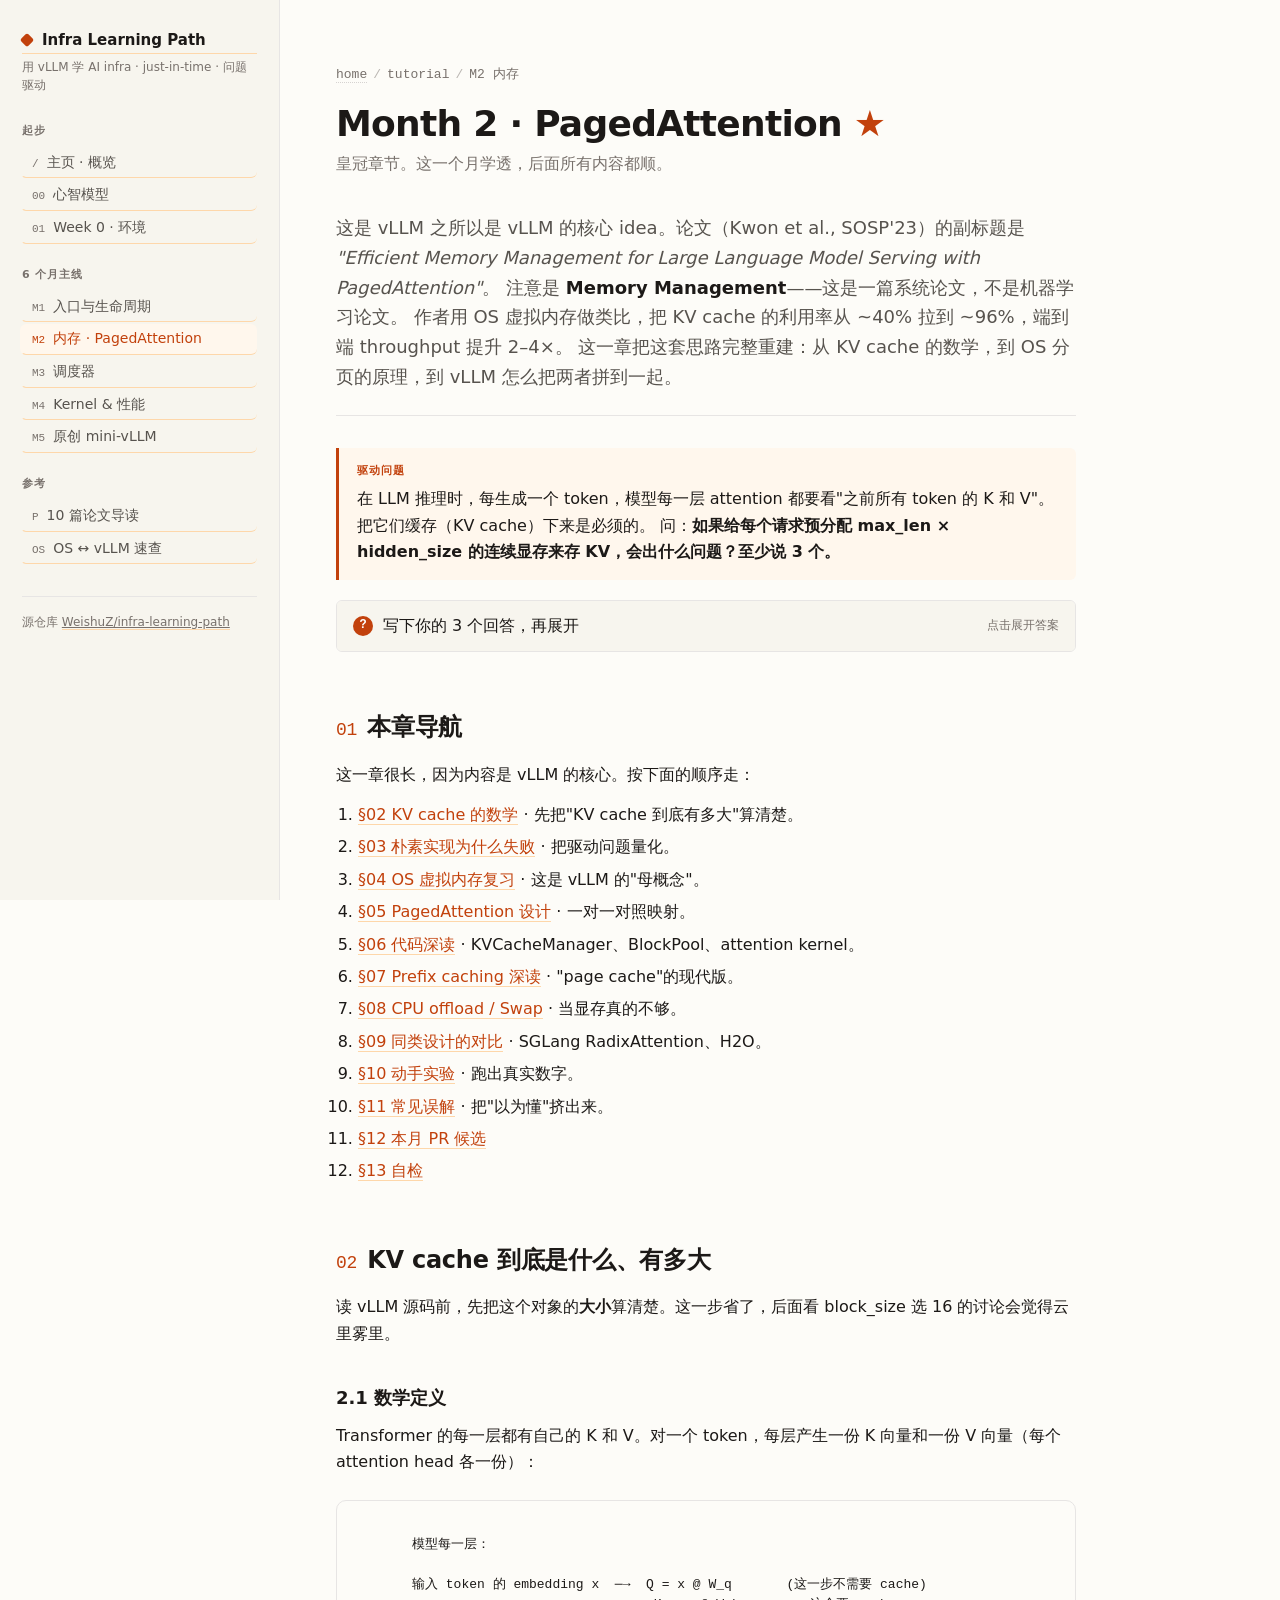
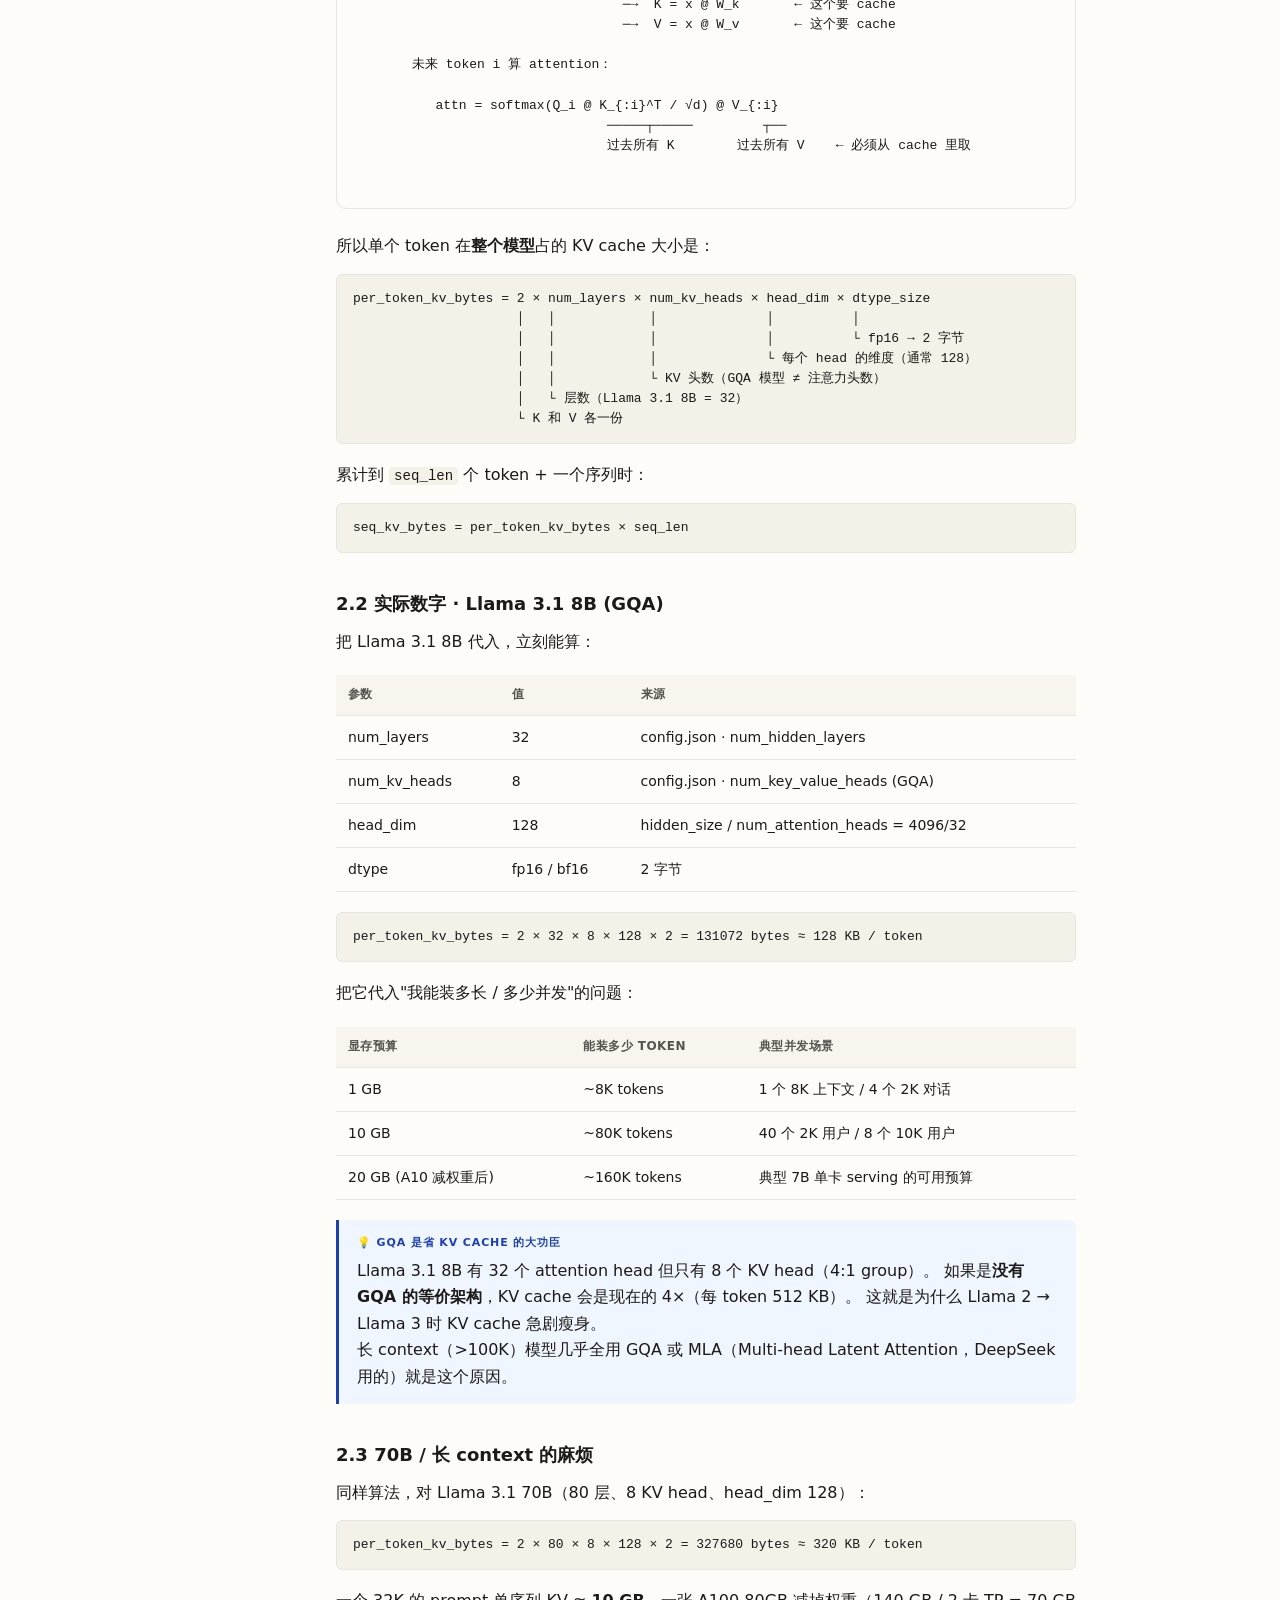
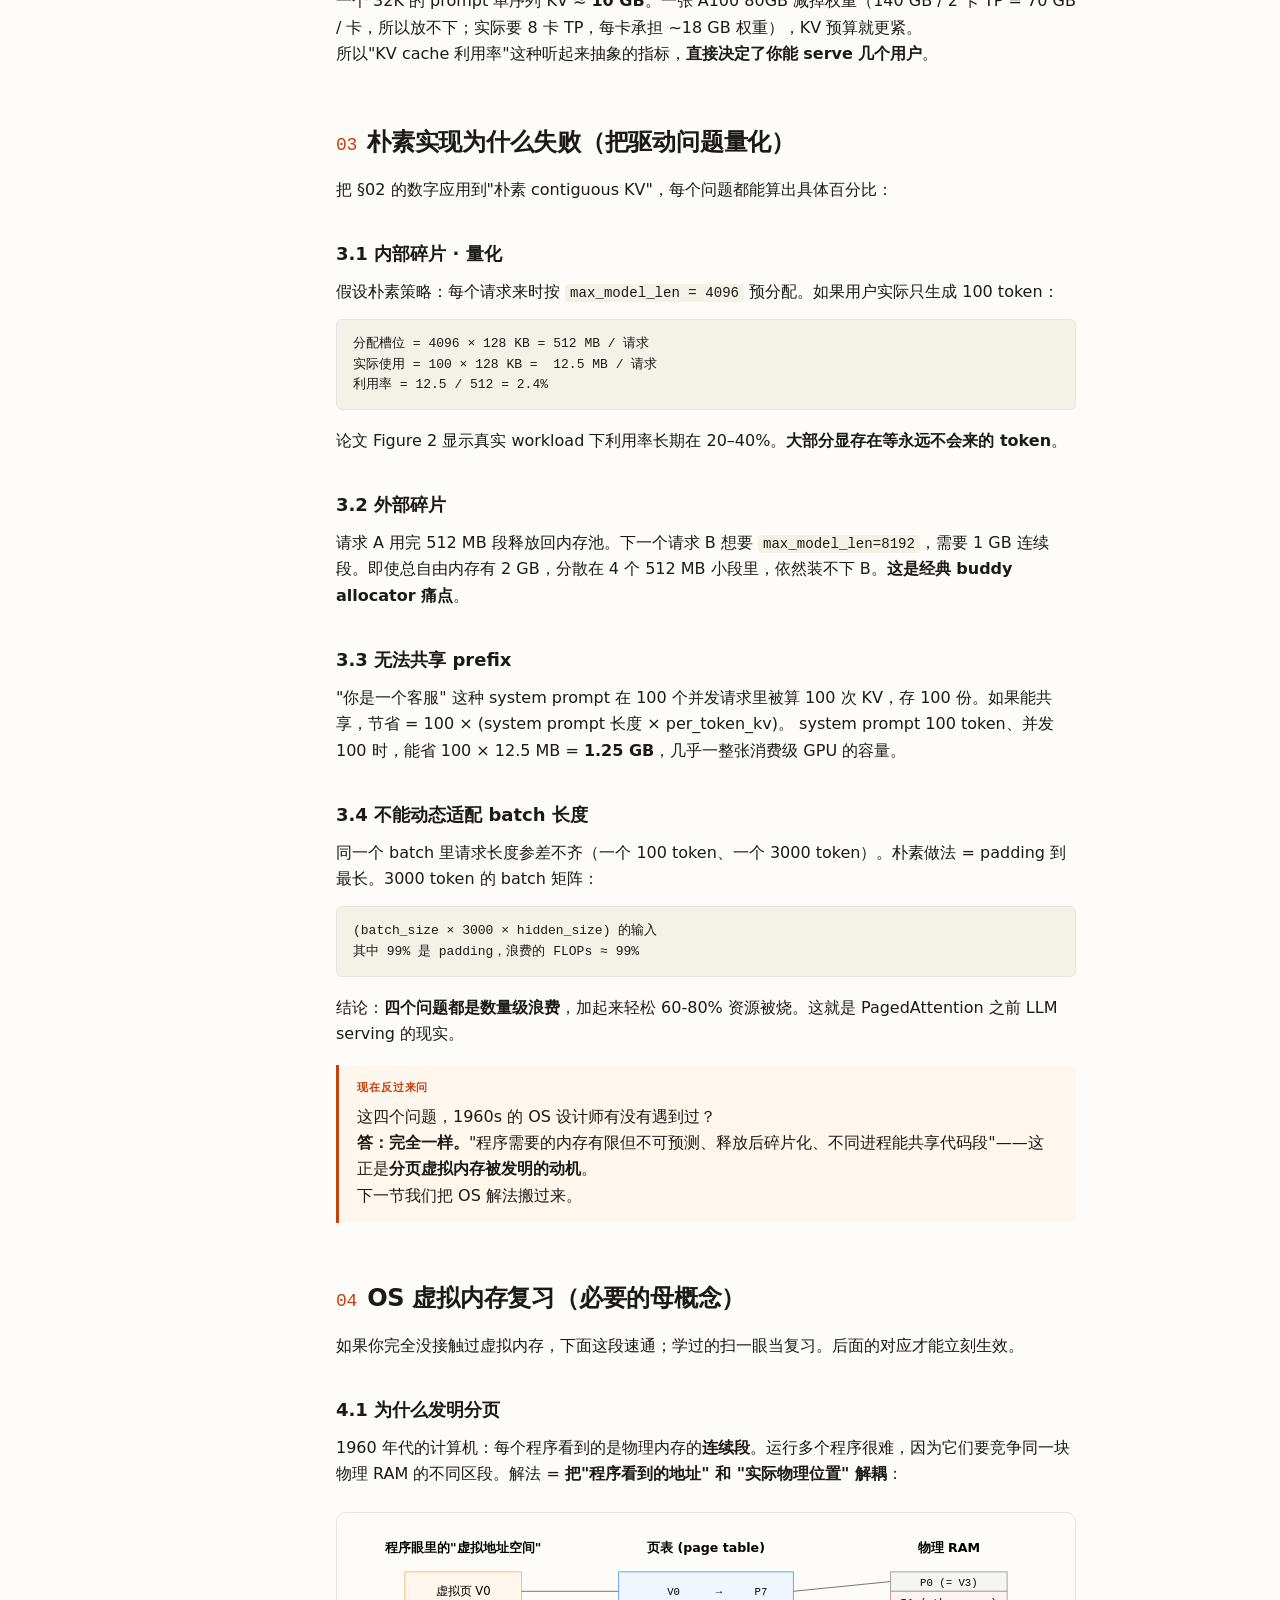
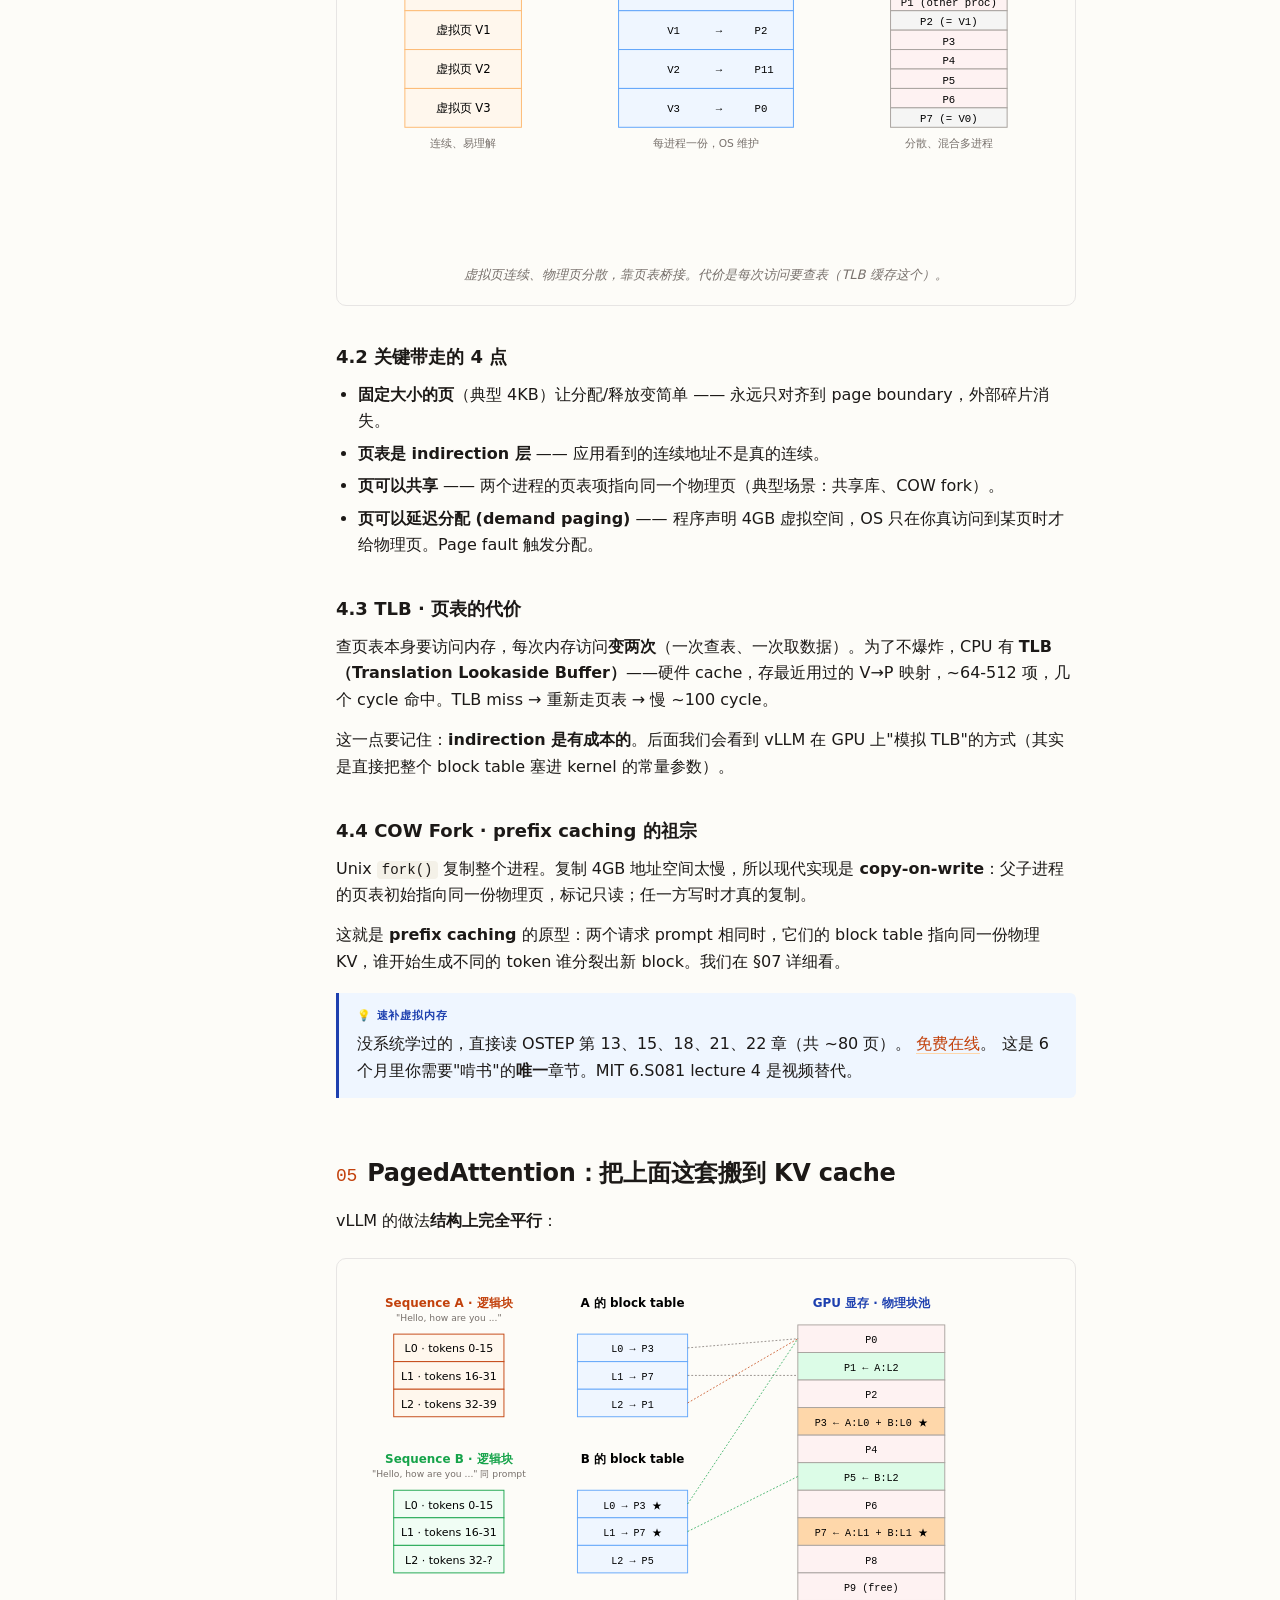
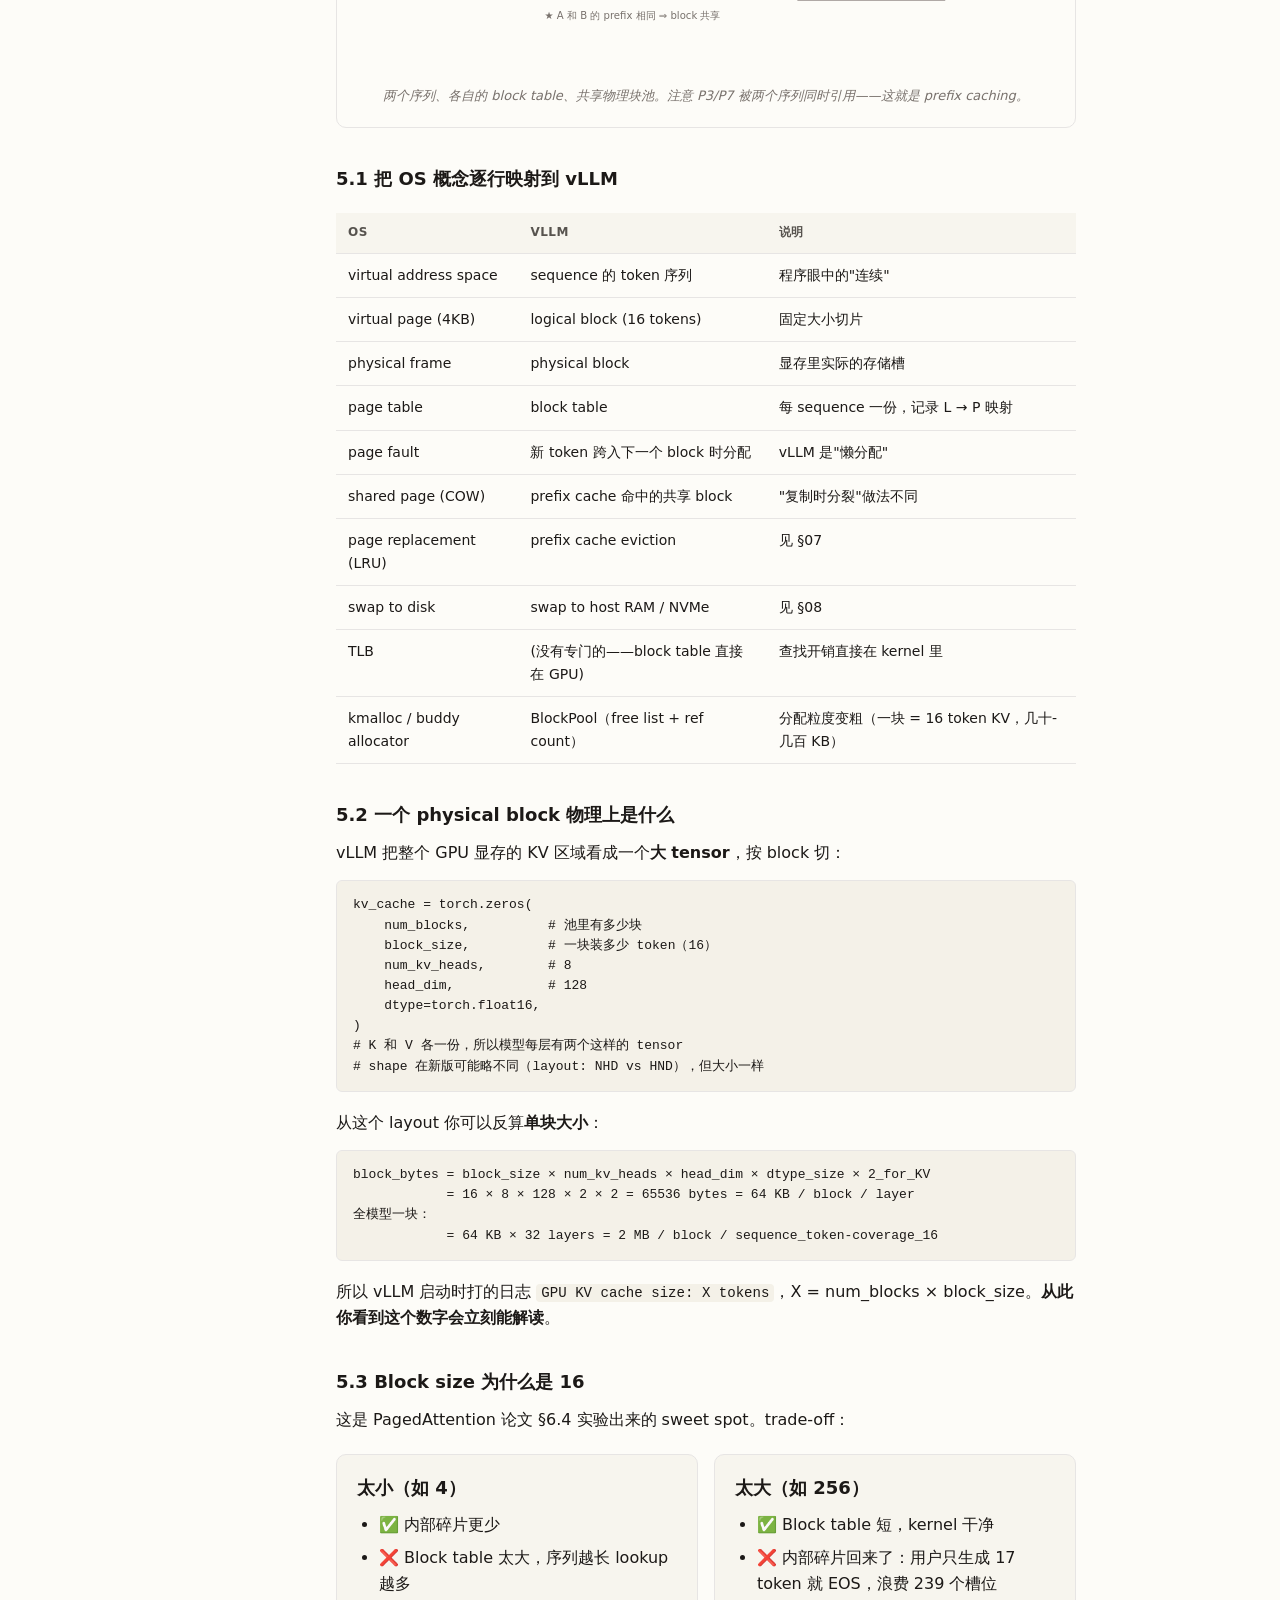
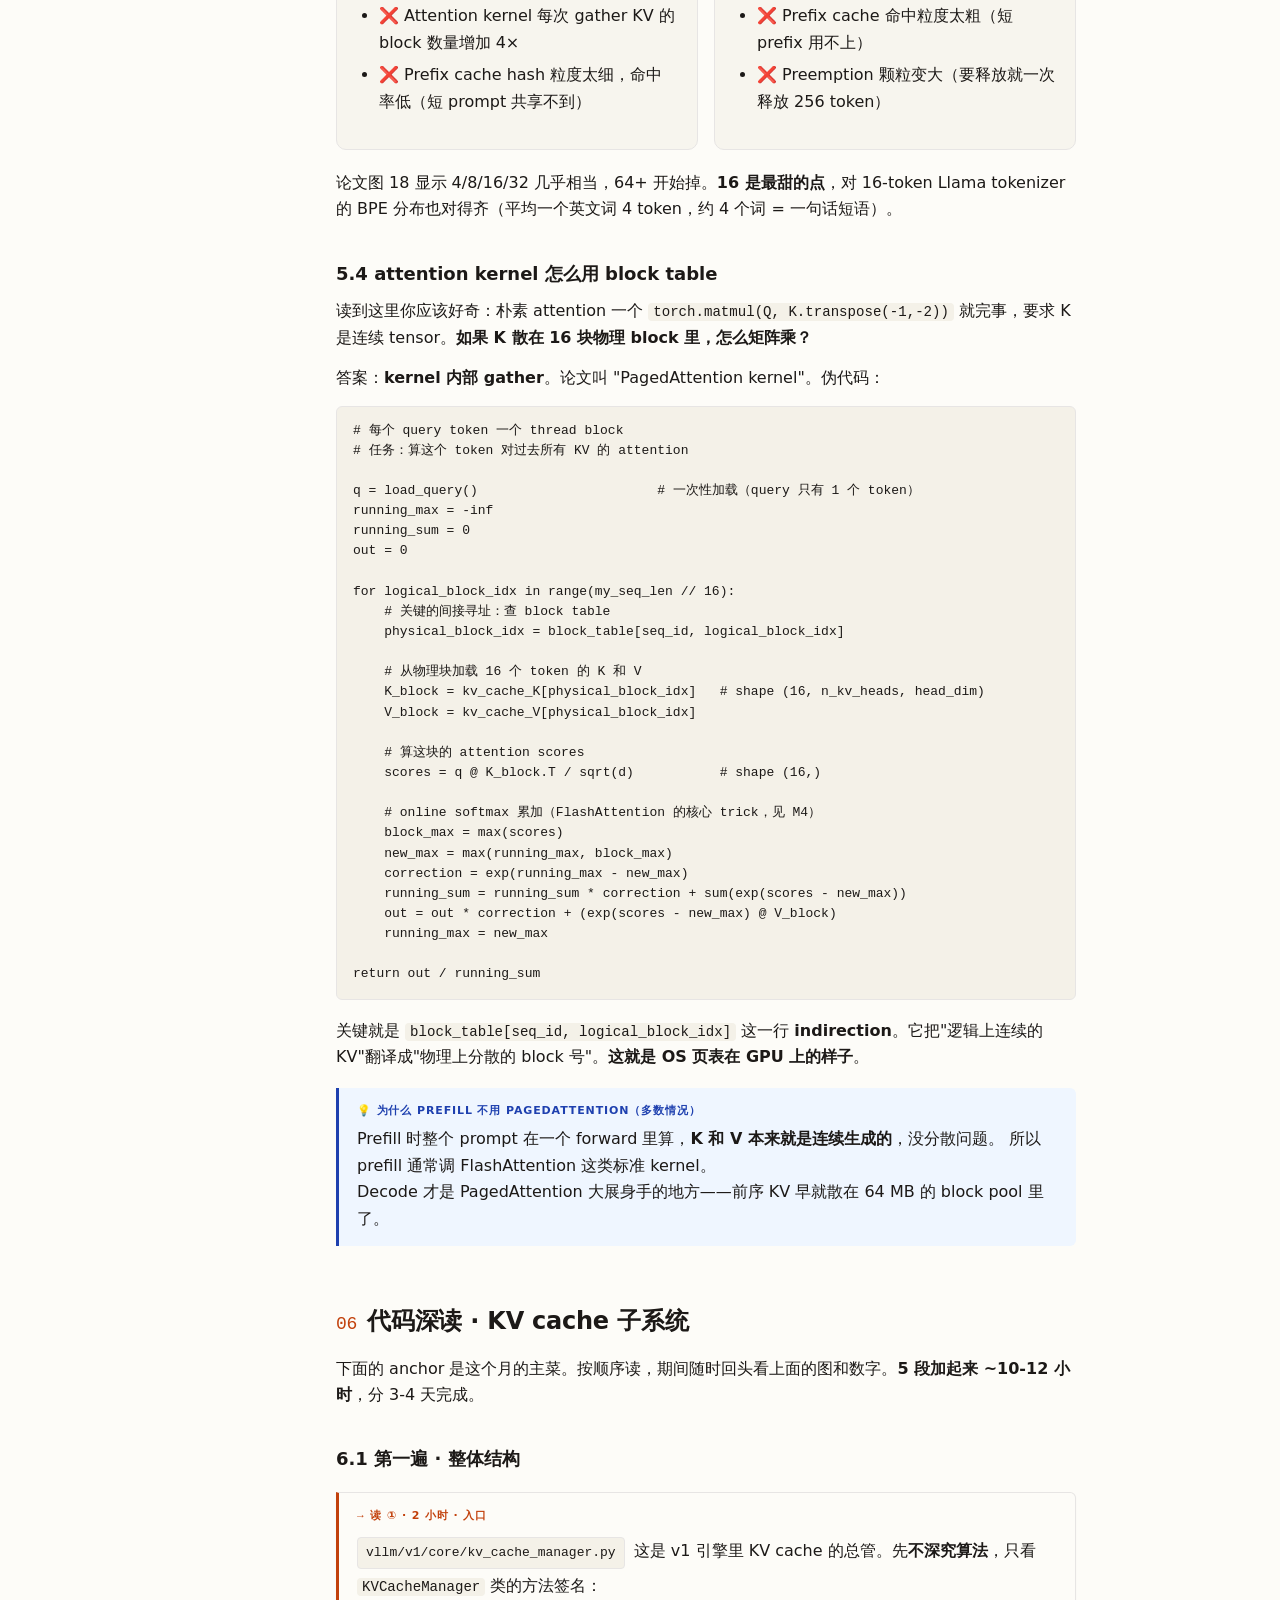
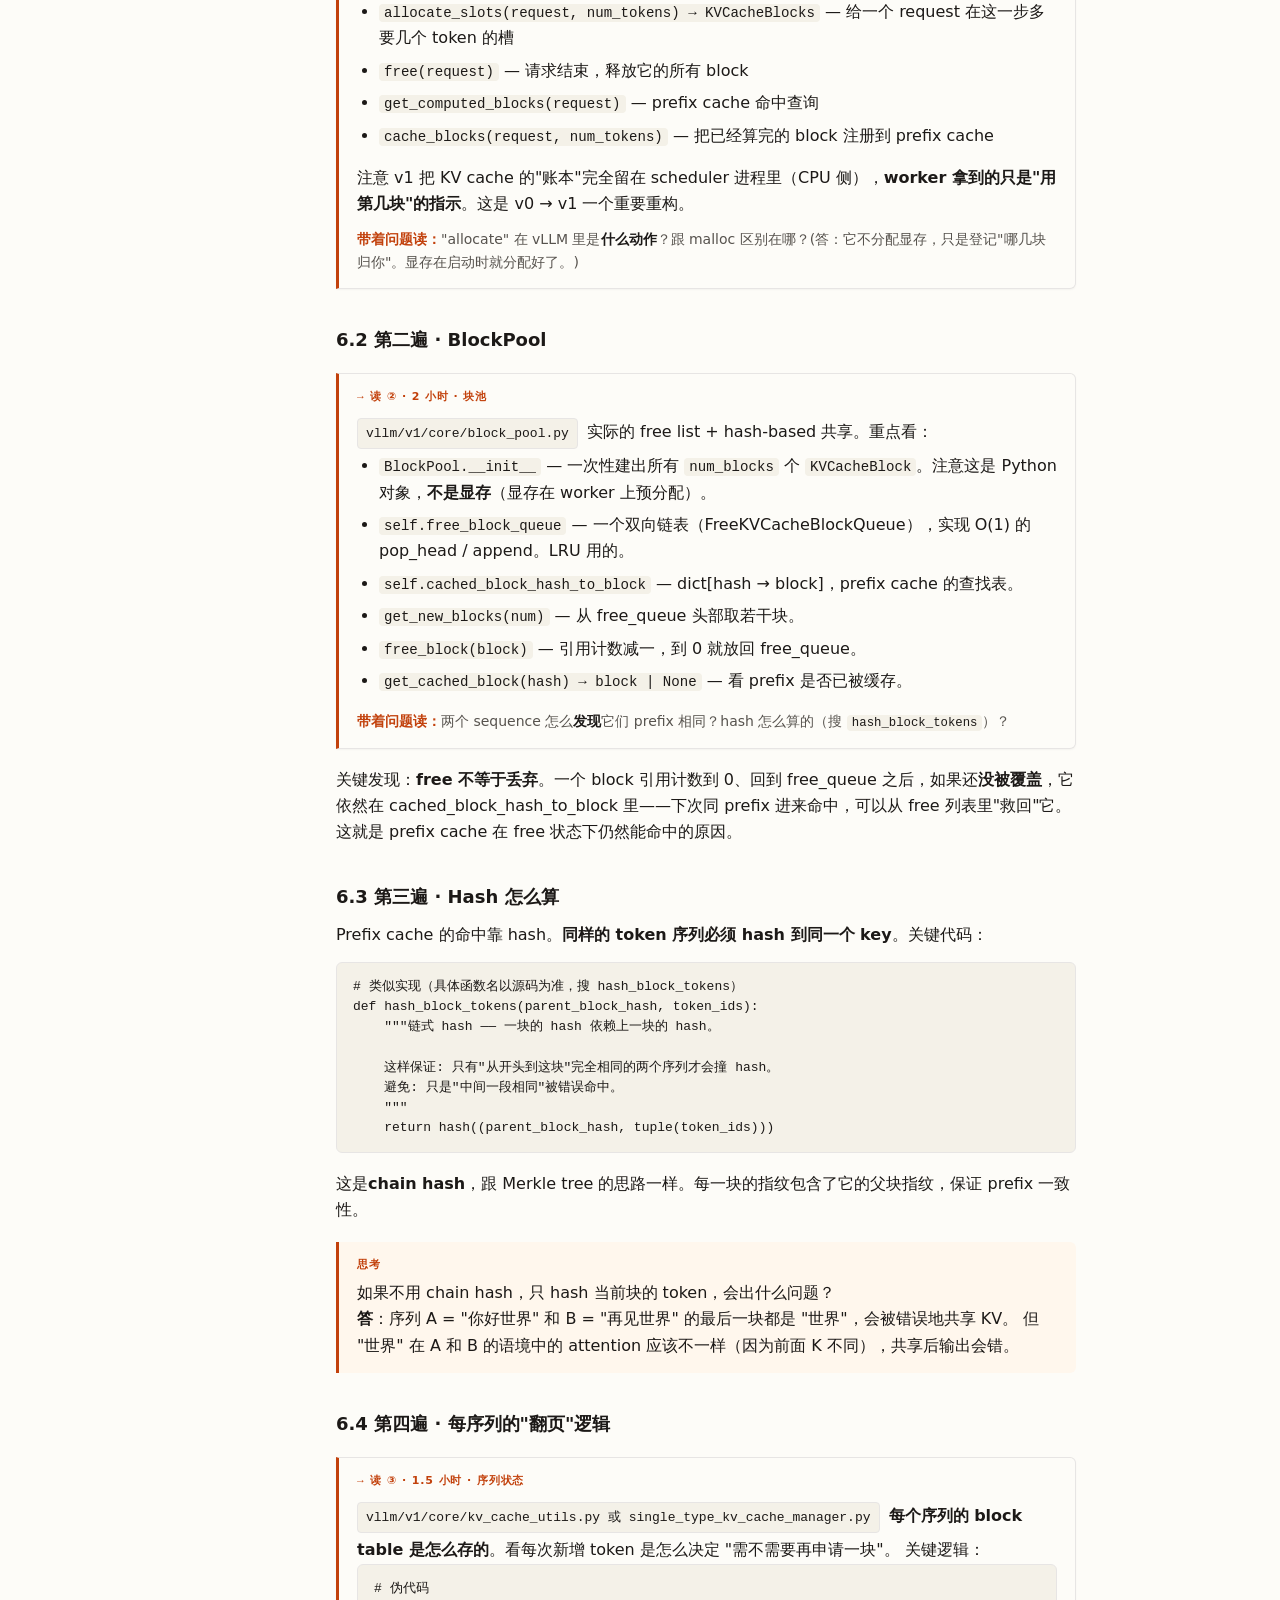
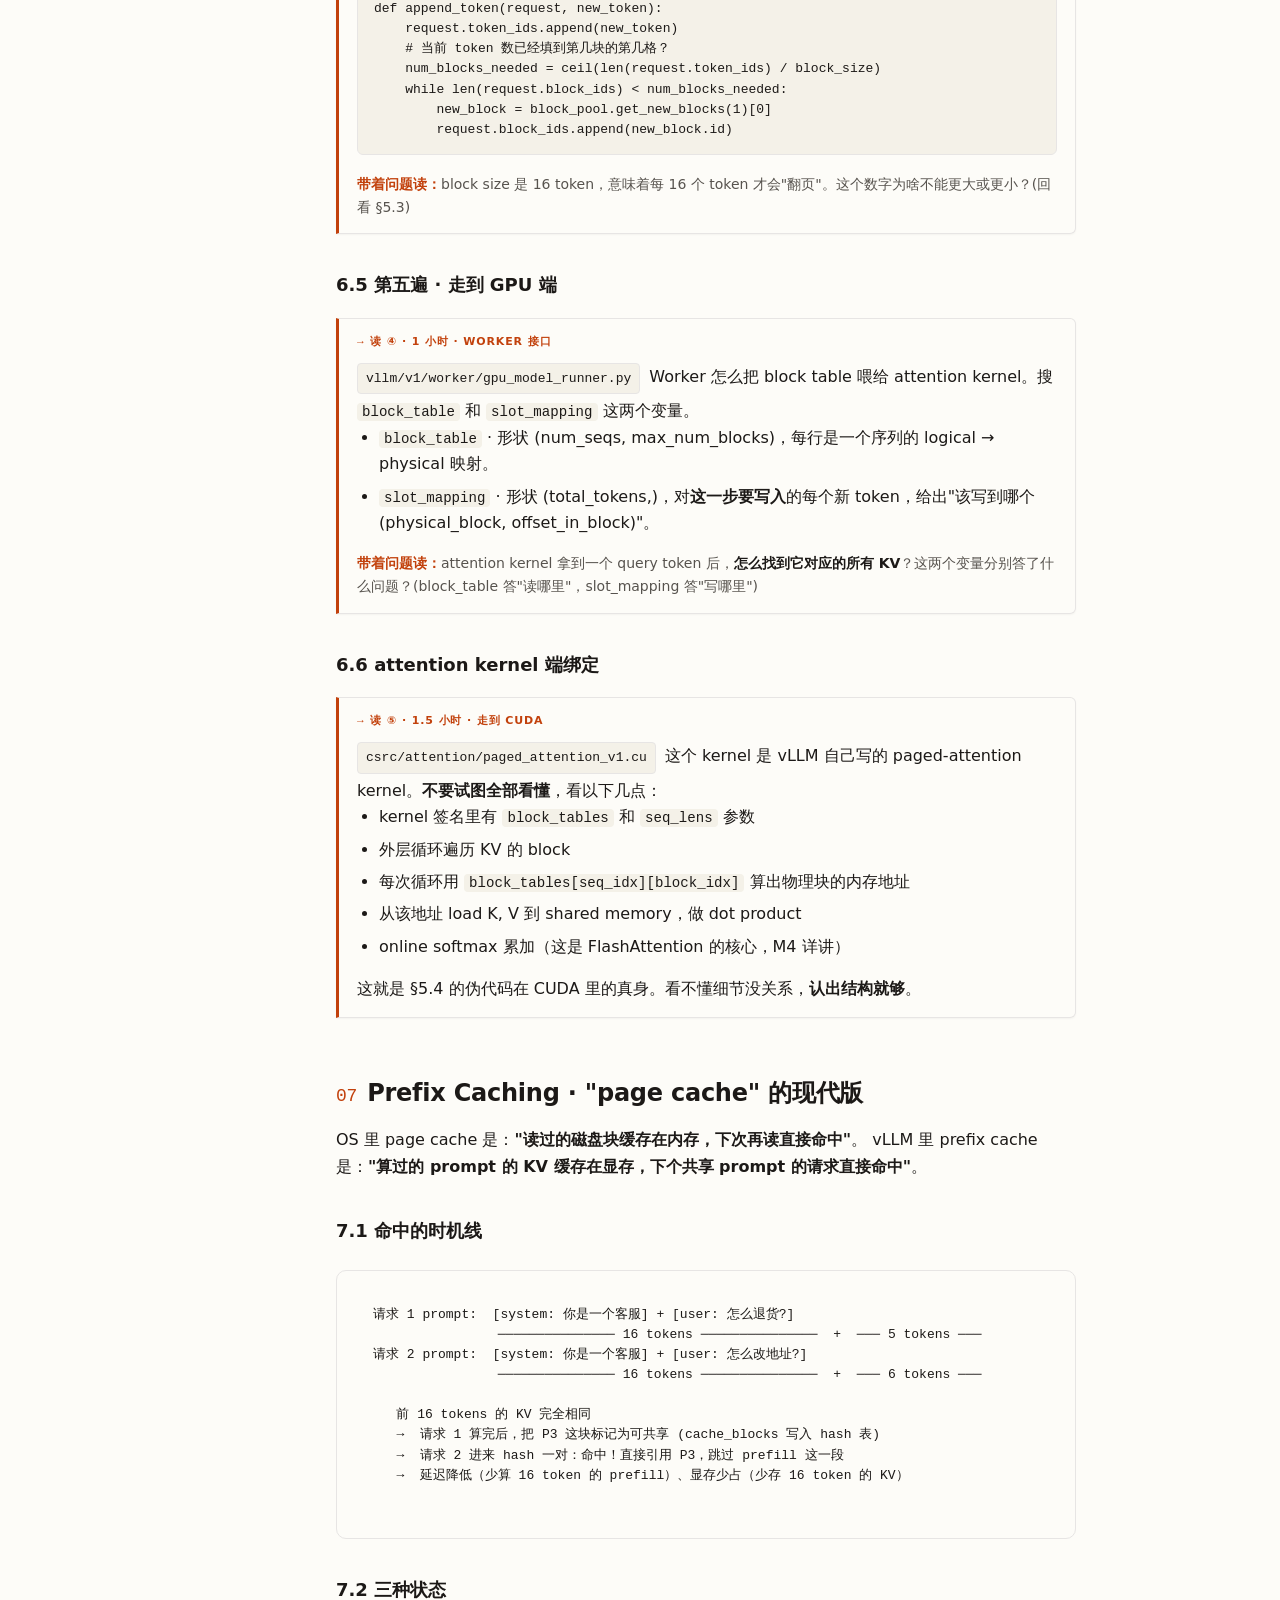
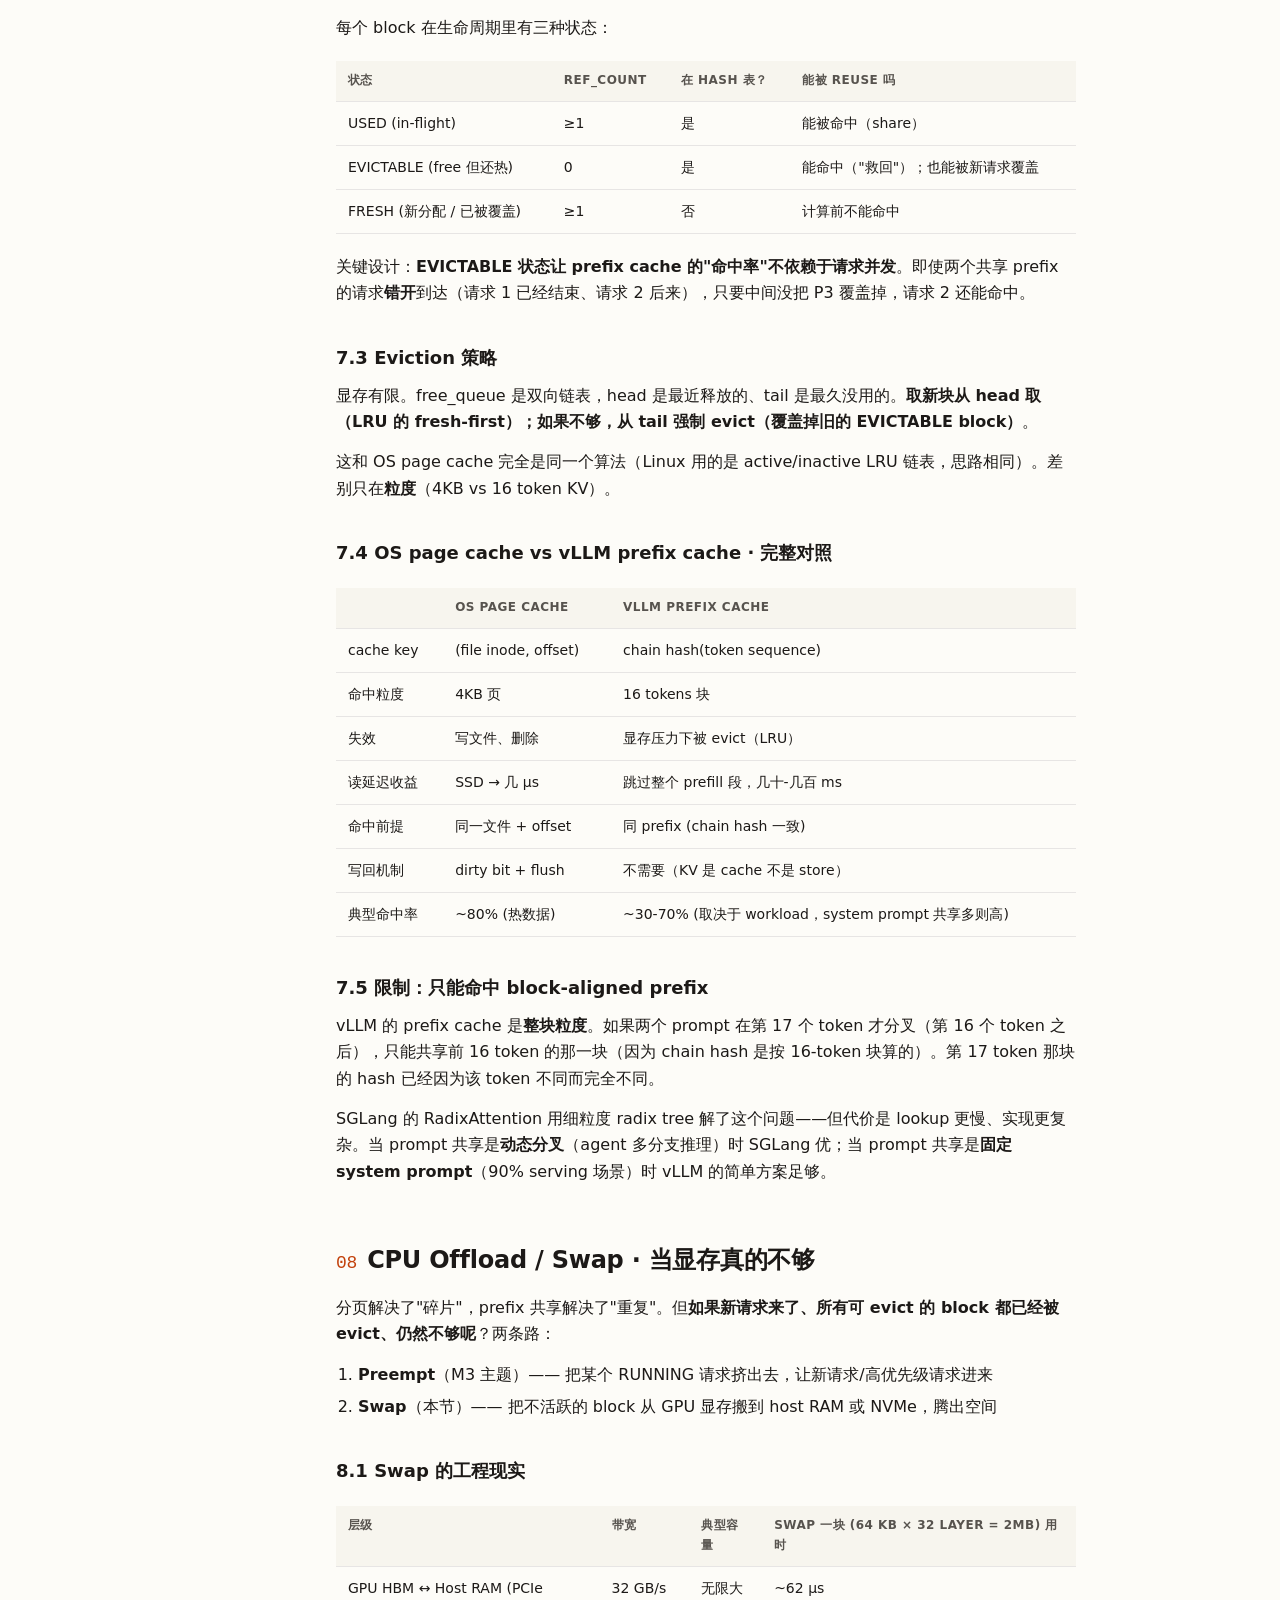
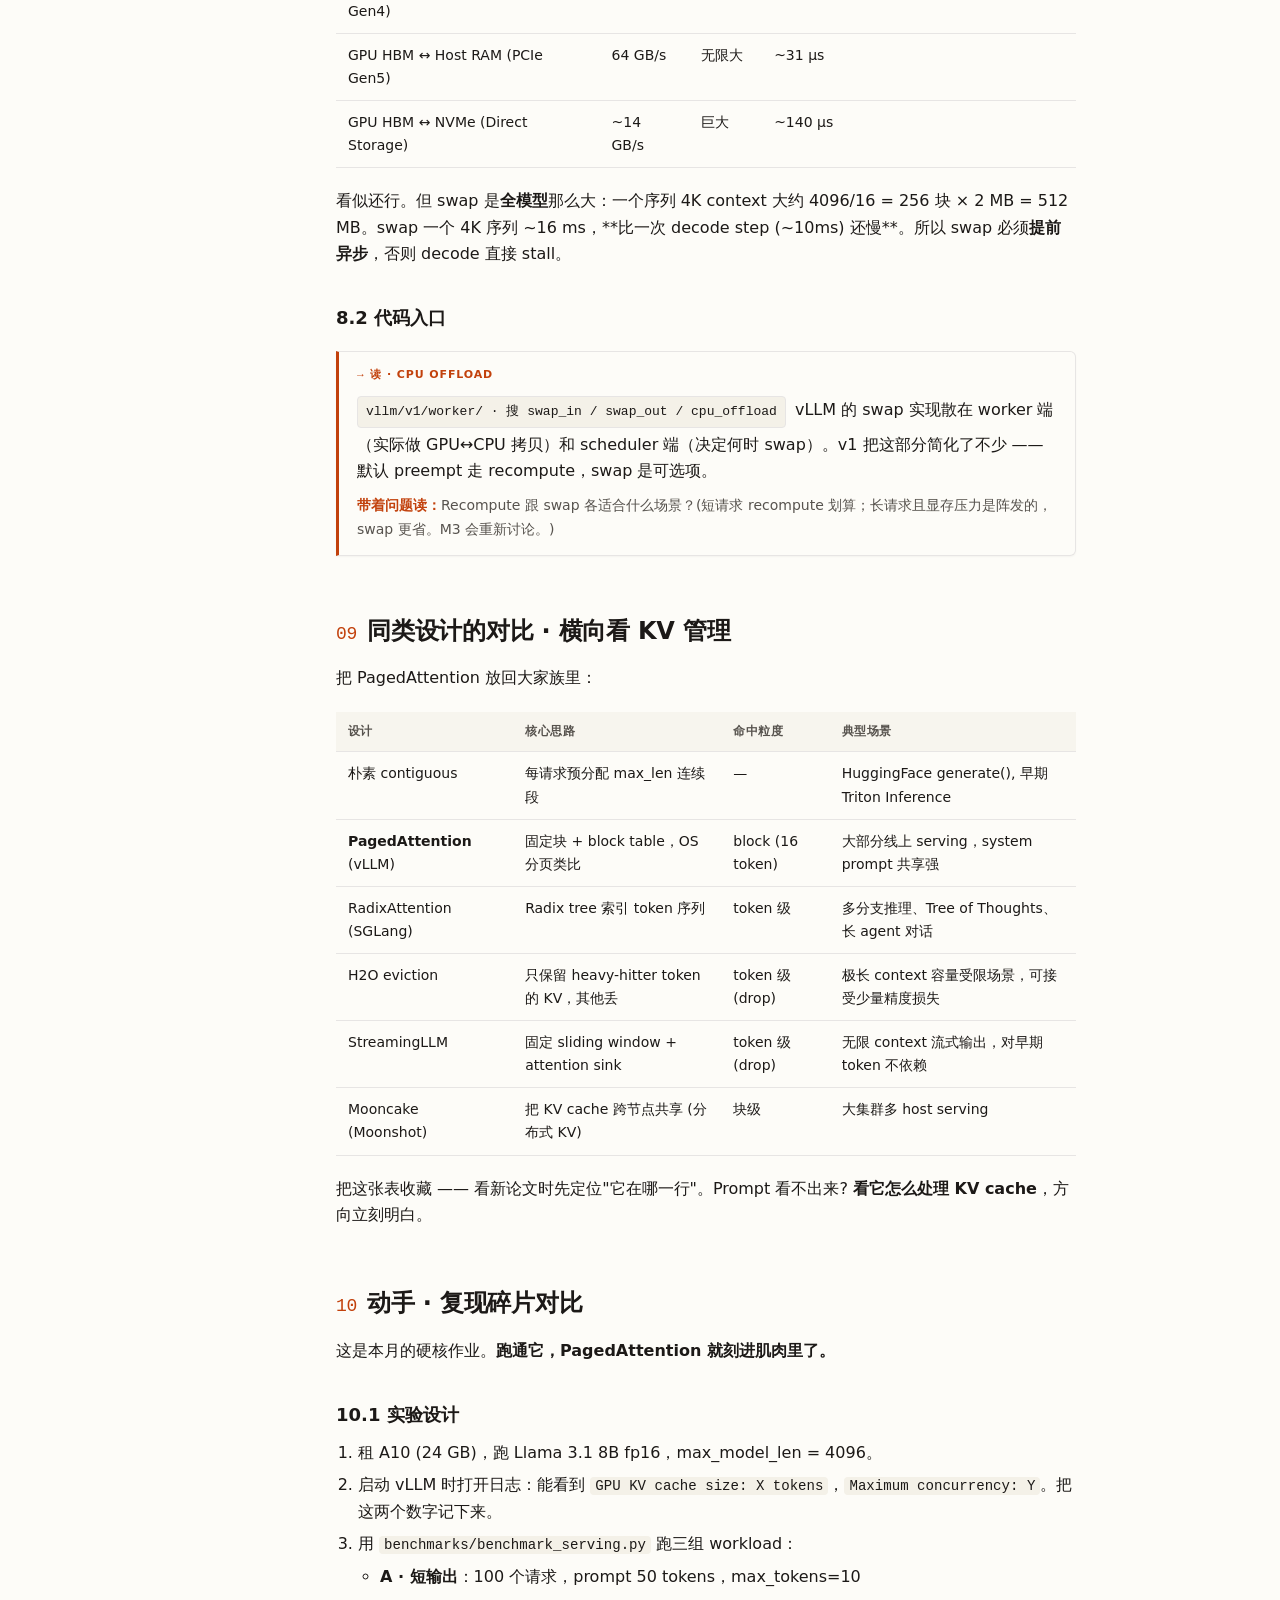
<file: tutorial/03-memory.html>
<!doctype html>
<html lang="zh-CN">
<head>
<meta charset="utf-8" />
<meta name="viewport" content="width=device-width, initial-scale=1" />
<title>M2 · 内存 · PagedAttention — Infra Learning Path</title>
<meta name="description" content="vLLM 皇冠章节。从 KV cache 的数学讲起，对照 OS 虚拟内存，深读 BlockPool / KVCacheManager / paged_attention kernel，把 PagedAttention 学透。" />
<link rel="stylesheet" href="../assets/style.css" />
</head>
<body>

<button class="menu-btn" aria-label="菜单">☰ 目录</button>

<div class="layout">

<aside class="sidebar">
  <a href="../index.html" class="brand"><span class="dot"></span>Infra Learning Path</a>
  <div class="tagline">用 vLLM 学 AI infra · just-in-time · 问题驱动</div>
  <div class="nav-group"><div class="nav-label">起步</div><nav><ul>
    <li><a href="../index.html"><span class="idx">/</span>主页 · 概览</a></li>
    <li><a href="00-mental-model.html"><span class="idx">00</span>心智模型</a></li>
    <li><a href="01-setup.html"><span class="idx">01</span>Week 0 · 环境</a></li>
  </ul></nav></div>
  <div class="nav-group"><div class="nav-label">6 个月主线</div><nav><ul>
    <li><a href="02-entrypoints.html"><span class="idx">M1</span>入口与生命周期</a></li>
    <li><a href="03-memory.html"><span class="idx">M2</span>内存 · PagedAttention</a></li>
    <li><a href="04-scheduler.html"><span class="idx">M3</span>调度器</a></li>
    <li><a href="05-kernels.html"><span class="idx">M4</span>Kernel &amp; 性能</a></li>
    <li><a href="06-mini-vllm.html"><span class="idx">M5</span>原创 mini-vLLM</a></li>
  </ul></nav></div>
  <div class="nav-group"><div class="nav-label">参考</div><nav><ul>
    <li><a href="07-papers.html"><span class="idx">P</span>10 篇论文导读</a></li>
    <li><a href="08-os-bridge.html"><span class="idx">OS</span>OS ↔ vLLM 速查</a></li>
  </ul></nav></div>
  <div class="foot">源仓库 <a href="https://github.com/WeishuZ/infra-learning-path" target="_blank" rel="noopener">WeishuZ/infra-learning-path</a></div>
</aside>

<main class="content">

<div class="crumbs">
  <a href="../index.html">home</a><span class="sep">/</span>tutorial<span class="sep">/</span>M2 内存
</div>

<h1 class="page-title">Month 2 · PagedAttention <span style="color:var(--accent);">★</span></h1>
<p class="page-sub">皇冠章节。这一个月学透，后面所有内容都顺。</p>

<p class="lede">
  这是 vLLM 之所以是 vLLM 的核心 idea。论文（Kwon et al., SOSP'23）的副标题是
  <em>"Efficient Memory Management for Large Language Model Serving with PagedAttention"</em>。
  注意是 <strong>Memory Management</strong>——这是一篇系统论文，不是机器学习论文。
  作者用 OS 虚拟内存做类比，把 KV cache 的利用率从 ~40% 拉到 ~96%，端到端 throughput 提升 2–4×。
  这一章把这套思路完整重建：从 KV cache 的数学，到 OS 分页的原理，到 vLLM 怎么把两者拼到一起。
</p>

<div class="callout q">
  <div class="label">驱动问题</div>
  在 LLM 推理时，每生成一个 token，模型每一层 attention 都要看"之前所有 token 的 K 和 V"。
  把它们缓存（KV cache）下来是必须的。
  问：<strong>如果给每个请求预分配 max_len × hidden_size 的连续显存来存 KV，会出什么问题？至少说 3 个。</strong>
</div>

<details class="predict">
  <summary>写下你的 3 个回答，再展开</summary>
  <div class="body">
    <ol>
      <li><strong>内部碎片</strong> · 大部分请求实际 token 数远小于 max_len，未用的槽位浪费。</li>
      <li><strong>外部碎片</strong> · 请求结束释放出来的"洞"未必能装下下一个声明 max_len 更大的请求。</li>
      <li><strong>无法共享</strong> · 两个请求 prefix 相同（system prompt 一样），KV 没法复用。</li>
      <li>(隐藏奖励) <strong>不能动态长度</strong> · 同一个 batch 里如果不同请求当前长度差距大，没法 vectorize。</li>
    </ol>
    <p>这四个问题——任何看过 OS 教材的人都会脱口而出："这<strong>就是</strong>早期 OS 给进程分配内存的痛苦"。</p>
    <p>论文里有一张<strong>真实数据</strong>：朴素分配下显存利用率仅 20–40%，因为最长 prompt 的<em>预算</em>统治了所有槽位。这就是这一章要解的问题。</p>
  </div>
</details>

<h2><span class="num">01</span>本章导航</h2>

<p>这一章很长，因为内容是 vLLM 的核心。按下面的顺序走：</p>

<ol>
  <li><a href="#kv-math">§02 KV cache 的数学</a> · 先把"KV cache 到底有多大"算清楚。</li>
  <li><a href="#naive">§03 朴素实现为什么失败</a> · 把驱动问题量化。</li>
  <li><a href="#os-vm">§04 OS 虚拟内存复习</a> · 这是 vLLM 的"母概念"。</li>
  <li><a href="#paged">§05 PagedAttention 设计</a> · 一对一对照映射。</li>
  <li><a href="#code">§06 代码深读</a> · KVCacheManager、BlockPool、attention kernel。</li>
  <li><a href="#prefix">§07 Prefix caching 深读</a> · "page cache"的现代版。</li>
  <li><a href="#swap">§08 CPU offload / Swap</a> · 当显存真的不够。</li>
  <li><a href="#cousins">§09 同类设计的对比</a> · SGLang RadixAttention、H2O。</li>
  <li><a href="#lab">§10 动手实验</a> · 跑出真实数字。</li>
  <li><a href="#pitfalls">§11 常见误解</a> · 把"以为懂"挤出来。</li>
  <li><a href="#pr">§12 本月 PR 候选</a></li>
  <li><a href="#check">§13 自检</a></li>
</ol>

<h2 id="kv-math"><span class="num">02</span>KV cache 到底是什么、有多大</h2>

<p>读 vLLM 源码前，先把这个对象的<strong>大小</strong>算清楚。这一步省了，后面看 block_size 选 16 的讨论会觉得云里雾里。</p>

<h3>2.1 数学定义</h3>

<p>Transformer 的每一层都有自己的 K 和 V。对一个 token，每层产生一份 K 向量和一份 V 向量（每个 attention head 各一份）：</p>

<div class="diagram">
  <pre style="text-align:left; background:transparent; border:none; font-size:13px;"><code>     模型每一层：

     输入 token 的 embedding x  ─→  Q = x @ W_q       (这一步不需要 cache)
                                ─→  K = x @ W_k       ← 这个要 cache
                                ─→  V = x @ W_v       ← 这个要 cache

     未来 token i 算 attention：

        attn = softmax(Q_i @ K_{:i}^T / √d) @ V_{:i}
                              ─────┬─────         ┬──
                              过去所有 K        过去所有 V    ← 必须从 cache 里取</code></pre>
</div>

<p>所以单个 token 在<strong>整个模型</strong>占的 KV cache 大小是：</p>

<pre><code>per_token_kv_bytes = 2 × num_layers × num_kv_heads × head_dim × dtype_size
                     │   │            │              │          │
                     │   │            │              │          └ fp16 → 2 字节
                     │   │            │              └ 每个 head 的维度（通常 128）
                     │   │            └ KV 头数（GQA 模型 ≠ 注意力头数）
                     │   └ 层数（Llama 3.1 8B = 32）
                     └ K 和 V 各一份</code></pre>

<p>累计到 <code>seq_len</code> 个 token + 一个序列时：</p>

<pre><code>seq_kv_bytes = per_token_kv_bytes × seq_len</code></pre>

<h3>2.2 实际数字 · Llama 3.1 8B (GQA)</h3>

<p>把 Llama 3.1 8B 代入，立刻能算：</p>

<table>
  <thead><tr><th>参数</th><th>值</th><th>来源</th></tr></thead>
  <tbody>
    <tr><td>num_layers</td><td>32</td><td>config.json · num_hidden_layers</td></tr>
    <tr><td>num_kv_heads</td><td>8</td><td>config.json · num_key_value_heads (GQA)</td></tr>
    <tr><td>head_dim</td><td>128</td><td>hidden_size / num_attention_heads = 4096/32</td></tr>
    <tr><td>dtype</td><td>fp16 / bf16</td><td>2 字节</td></tr>
  </tbody>
</table>

<pre><code>per_token_kv_bytes = 2 × 32 × 8 × 128 × 2 = 131072 bytes ≈ 128 KB / token</code></pre>

<p>把它代入"我能装多长 / 多少并发"的问题：</p>

<table>
  <thead><tr><th>显存预算</th><th>能装多少 token</th><th>典型并发场景</th></tr></thead>
  <tbody>
    <tr><td>1 GB</td><td>~8K tokens</td><td>1 个 8K 上下文 / 4 个 2K 对话</td></tr>
    <tr><td>10 GB</td><td>~80K tokens</td><td>40 个 2K 用户 / 8 个 10K 用户</td></tr>
    <tr><td>20 GB (A10 减权重后)</td><td>~160K tokens</td><td>典型 7B 单卡 serving 的可用预算</td></tr>
  </tbody>
</table>

<div class="callout tip">
  <div class="label">💡 GQA 是省 KV cache 的大功臣</div>
  Llama 3.1 8B 有 32 个 attention head 但只有 8 个 KV head（4:1 group）。
  如果是<strong>没有 GQA 的等价架构</strong>，KV cache 会是现在的 4×（每 token 512 KB）。
  这就是为什么 Llama 2 → Llama 3 时 KV cache 急剧瘦身。<br>
  长 context（&gt;100K）模型几乎全用 GQA 或 MLA（Multi-head Latent Attention，DeepSeek 用的）就是这个原因。
</div>

<h3>2.3 70B / 长 context 的麻烦</h3>

<p>同样算法，对 Llama 3.1 70B（80 层、8 KV head、head_dim 128）：</p>

<pre><code>per_token_kv_bytes = 2 × 80 × 8 × 128 × 2 = 327680 bytes ≈ 320 KB / token</code></pre>

<p>一个 32K 的 prompt 单序列 KV ≈ <strong>10 GB</strong>。一张 A100 80GB 减掉权重（140 GB / 2 卡 TP = 70 GB / 卡，所以放不下；实际要 8 卡 TP，每卡承担 ~18 GB 权重），KV 预算就更紧。<br>
所以"KV cache 利用率"这种听起来抽象的指标，<strong>直接决定了你能 serve 几个用户</strong>。</p>

<h2 id="naive"><span class="num">03</span>朴素实现为什么失败（把驱动问题量化）</h2>

<p>把 §02 的数字应用到"朴素 contiguous KV"，每个问题都能算出具体百分比：</p>

<h3>3.1 内部碎片 · 量化</h3>

<p>假设朴素策略：每个请求来时按 <code>max_model_len = 4096</code> 预分配。如果用户实际只生成 100 token：</p>

<pre><code>分配槽位 = 4096 × 128 KB = 512 MB / 请求
实际使用 = 100 × 128 KB =  12.5 MB / 请求
利用率 = 12.5 / 512 = 2.4%</code></pre>

<p>论文 Figure 2 显示真实 workload 下利用率长期在 20–40%。<strong>大部分显存在等永远不会来的 token</strong>。</p>

<h3>3.2 外部碎片</h3>

<p>请求 A 用完 512 MB 段释放回内存池。下一个请求 B 想要 <code>max_model_len=8192</code>，需要 1 GB 连续段。即使总自由内存有 2 GB，分散在 4 个 512 MB 小段里，依然装不下 B。<strong>这是经典 buddy allocator 痛点</strong>。</p>

<h3>3.3 无法共享 prefix</h3>

<p>"你是一个客服" 这种 system prompt 在 100 个并发请求里被算 100 次 KV，存 100 份。如果能共享，节省 = 100 × (system prompt 长度 × per_token_kv)。 system prompt 100 token、并发 100 时，能省 100 × 12.5 MB = <strong>1.25 GB</strong>，几乎一整张消费级 GPU 的容量。</p>

<h3>3.4 不能动态适配 batch 长度</h3>

<p>同一个 batch 里请求长度参差不齐（一个 100 token、一个 3000 token）。朴素做法 = padding 到最长。3000 token 的 batch 矩阵：</p>

<pre><code>(batch_size × 3000 × hidden_size) 的输入
其中 99% 是 padding，浪费的 FLOPs ≈ 99%</code></pre>

<p>结论：<strong>四个问题都是数量级浪费</strong>，加起来轻松 60-80% 资源被烧。这就是 PagedAttention 之前 LLM serving 的现实。</p>

<div class="callout q">
  <div class="label">现在反过来问</div>
  这四个问题，1960s 的 OS 设计师有没有遇到过？<br>
  <strong>答：完全一样。</strong>"程序需要的内存有限但不可预测、释放后碎片化、不同进程能共享代码段"——这正是<strong>分页虚拟内存被发明的动机</strong>。
  <br>下一节我们把 OS 解法搬过来。
</div>

<h2 id="os-vm"><span class="num">04</span>OS 虚拟内存复习（必要的母概念）</h2>

<p>如果你完全没接触过虚拟内存，下面这段速通；学过的扫一眼当复习。后面的对应才能立刻生效。</p>

<h3>4.1 为什么发明分页</h3>

<p>1960 年代的计算机：每个程序看到的是物理内存的<strong>连续段</strong>。运行多个程序很难，因为它们要竞争同一块物理 RAM 的不同区段。解法 = <strong>把"程序看到的地址" 和 "实际物理位置" 解耦</strong>：</p>

<div class="diagram">
  <svg viewBox="0 0 700 320" xmlns="http://www.w3.org/2000/svg" style="max-width:680px;">
    <g font-family="ui-sans-serif, system-ui" font-size="12">
      <!-- left: program view -->
      <text x="100" y="20" text-anchor="middle" font-weight="700" font-size="13">程序眼里的"虚拟地址空间"</text>
      <rect x="40" y="40" width="120" height="40" fill="#fff7ed" stroke="#fdba74"/>
      <text x="100" y="64" text-anchor="middle">虚拟页 V0</text>
      <rect x="40" y="80" width="120" height="40" fill="#fff7ed" stroke="#fdba74"/>
      <text x="100" y="104" text-anchor="middle">虚拟页 V1</text>
      <rect x="40" y="120" width="120" height="40" fill="#fff7ed" stroke="#fdba74"/>
      <text x="100" y="144" text-anchor="middle">虚拟页 V2</text>
      <rect x="40" y="160" width="120" height="40" fill="#fff7ed" stroke="#fdba74"/>
      <text x="100" y="184" text-anchor="middle">虚拟页 V3</text>
      <text x="100" y="220" text-anchor="middle" fill="#78716c" font-size="11">连续、易理解</text>

      <!-- middle: page table -->
      <text x="350" y="20" text-anchor="middle" font-weight="700" font-size="13">页表 (page table)</text>
      <g transform="translate(260,40)">
        <rect width="180" height="40" fill="#eff6ff" stroke="#60a5fa"/>
        <text x="50" y="24" font-family="monospace" font-size="11">V0</text>
        <text x="100" y="24" font-family="monospace" font-size="11">→</text>
        <text x="140" y="24" font-family="monospace" font-size="11">P7</text>

        <rect y="40" width="180" height="40" fill="#eff6ff" stroke="#60a5fa"/>
        <text x="50" y="64" font-family="monospace" font-size="11">V1</text>
        <text x="100" y="64" font-family="monospace" font-size="11">→</text>
        <text x="140" y="64" font-family="monospace" font-size="11">P2</text>

        <rect y="80" width="180" height="40" fill="#eff6ff" stroke="#60a5fa"/>
        <text x="50" y="104" font-family="monospace" font-size="11">V2</text>
        <text x="100" y="104" font-family="monospace" font-size="11">→</text>
        <text x="140" y="104" font-family="monospace" font-size="11">P11</text>

        <rect y="120" width="180" height="40" fill="#eff6ff" stroke="#60a5fa"/>
        <text x="50" y="144" font-family="monospace" font-size="11">V3</text>
        <text x="100" y="144" font-family="monospace" font-size="11">→</text>
        <text x="140" y="144" font-family="monospace" font-size="11">P0</text>
      </g>
      <text x="350" y="220" text-anchor="middle" fill="#78716c" font-size="11">每进程一份，OS 维护</text>

      <!-- right: physical mem -->
      <text x="600" y="20" text-anchor="middle" font-weight="700" font-size="13">物理 RAM</text>
      <g font-family="monospace" font-size="11">
        <rect x="540" y="40" width="120" height="20" fill="#f5f5f4" stroke="#a8a29e"/><text x="600" y="55" text-anchor="middle">P0  (= V3)</text>
        <rect x="540" y="60" width="120" height="20" fill="#fef2f2" stroke="#a8a29e"/><text x="600" y="75" text-anchor="middle">P1  (other proc)</text>
        <rect x="540" y="80" width="120" height="20" fill="#f5f5f4" stroke="#a8a29e"/><text x="600" y="95" text-anchor="middle">P2  (= V1)</text>
        <rect x="540" y="100" width="120" height="20" fill="#fef2f2" stroke="#a8a29e"/><text x="600" y="115" text-anchor="middle">P3</text>
        <rect x="540" y="120" width="120" height="20" fill="#fef2f2" stroke="#a8a29e"/><text x="600" y="135" text-anchor="middle">P4</text>
        <rect x="540" y="140" width="120" height="20" fill="#fef2f2" stroke="#a8a29e"/><text x="600" y="155" text-anchor="middle">P5</text>
        <rect x="540" y="160" width="120" height="20" fill="#fef2f2" stroke="#a8a29e"/><text x="600" y="175" text-anchor="middle">P6</text>
        <rect x="540" y="180" width="120" height="20" fill="#f5f5f4" stroke="#a8a29e"/><text x="600" y="195" text-anchor="middle">P7  (= V0)</text>
        <text x="600" y="220" text-anchor="middle" fill="#78716c" font-size="11">分散、混合多进程</text>
      </g>

      <!-- arrows -->
      <g stroke="#78716c" stroke-width="1" fill="none">
        <path d="M 160 60 L 260 60"/>
        <path d="M 440 60 L 540 50"/>
      </g>
    </g>
  </svg>
  <div class="caption">虚拟页连续、物理页分散，靠页表桥接。代价是每次访问要查表（TLB 缓存这个）。</div>
</div>

<h3>4.2 关键带走的 4 点</h3>

<ul>
  <li><strong>固定大小的页</strong>（典型 4KB）让分配/释放变简单 —— 永远只对齐到 page boundary，外部碎片消失。</li>
  <li><strong>页表是 indirection 层</strong> —— 应用看到的连续地址不是真的连续。</li>
  <li><strong>页可以共享</strong> —— 两个进程的页表项指向同一个物理页（典型场景：共享库、COW fork）。</li>
  <li><strong>页可以延迟分配 (demand paging)</strong> —— 程序声明 4GB 虚拟空间，OS 只在你真访问到某页时才给物理页。Page fault 触发分配。</li>
</ul>

<h3>4.3 TLB · 页表的代价</h3>

<p>查页表本身要访问内存，每次内存访问<strong>变两次</strong>（一次查表、一次取数据）。为了不爆炸，CPU 有 <strong>TLB（Translation Lookaside Buffer）</strong>——硬件 cache，存最近用过的 V→P 映射，~64-512 项，几个 cycle 命中。TLB miss → 重新走页表 → 慢 ~100 cycle。</p>

<p>这一点要记住：<strong>indirection 是有成本的</strong>。后面我们会看到 vLLM 在 GPU 上"模拟 TLB"的方式（其实是直接把整个 block table 塞进 kernel 的常量参数）。</p>

<h3>4.4 COW Fork · prefix caching 的祖宗</h3>

<p>Unix <code>fork()</code> 复制整个进程。复制 4GB 地址空间太慢，所以现代实现是 <strong>copy-on-write</strong>：父子进程的页表初始指向同一份物理页，标记只读；任一方写时才真的复制。</p>

<p>这就是 <strong>prefix caching</strong> 的原型：两个请求 prompt 相同时，它们的 block table 指向同一份物理 KV，谁开始生成不同的 token 谁分裂出新 block。我们在 §07 详细看。</p>

<div class="callout tip">
  <div class="label">💡 速补虚拟内存</div>
  没系统学过的，直接读 OSTEP 第 13、15、18、21、22 章（共 ~80 页）。
  <a href="https://pages.cs.wisc.edu/~remzi/OSTEP/" target="_blank">免费在线</a>。
  这是 6 个月里你需要"啃书"的<strong>唯一</strong>章节。MIT 6.S081 lecture 4 是视频替代。
</div>

<h2 id="paged"><span class="num">05</span>PagedAttention：把上面这套搬到 KV cache</h2>

<p>vLLM 的做法<strong>结构上完全平行</strong>：</p>

<div class="diagram">
  <svg viewBox="0 0 760 420" xmlns="http://www.w3.org/2000/svg" style="max-width:720px;">
    <g font-family="ui-sans-serif, system-ui" font-size="12">

      <!-- Sequence A logical blocks -->
      <text x="100" y="30" text-anchor="middle" font-weight="700" font-size="13" fill="#c2410c">Sequence A · 逻辑块</text>
      <text x="100" y="46" text-anchor="middle" fill="#78716c" font-size="10">"Hello, how are you ..."</text>
      <g transform="translate(40,60)">
        <rect width="120" height="30" fill="#fff7ed" stroke="#c2410c"/>
        <text x="60" y="20" text-anchor="middle">L0 · tokens 0-15</text>
        <rect y="30" width="120" height="30" fill="#fff7ed" stroke="#c2410c"/>
        <text x="60" y="50" text-anchor="middle">L1 · tokens 16-31</text>
        <rect y="60" width="120" height="30" fill="#fff7ed" stroke="#c2410c"/>
        <text x="60" y="80" text-anchor="middle">L2 · tokens 32-39</text>
      </g>

      <!-- Sequence A block table -->
      <text x="300" y="30" text-anchor="middle" font-weight="700" font-size="13">A 的 block table</text>
      <g transform="translate(240,60)" font-family="monospace" font-size="11">
        <rect width="120" height="30" fill="#eff6ff" stroke="#60a5fa"/>
        <text x="60" y="20" text-anchor="middle">L0 → P3</text>
        <rect y="30" width="120" height="30" fill="#eff6ff" stroke="#60a5fa"/>
        <text x="60" y="50" text-anchor="middle">L1 → P7</text>
        <rect y="60" width="120" height="30" fill="#eff6ff" stroke="#60a5fa"/>
        <text x="60" y="80" text-anchor="middle">L2 → P1</text>
      </g>

      <!-- Sequence B logical blocks -->
      <text x="100" y="200" text-anchor="middle" font-weight="700" font-size="13" fill="#16a34a">Sequence B · 逻辑块</text>
      <text x="100" y="216" text-anchor="middle" fill="#78716c" font-size="10">"Hello, how are you ..." 同 prompt</text>
      <g transform="translate(40,230)">
        <rect width="120" height="30" fill="#f0fdf4" stroke="#16a34a"/>
        <text x="60" y="20" text-anchor="middle">L0 · tokens 0-15</text>
        <rect y="30" width="120" height="30" fill="#f0fdf4" stroke="#16a34a"/>
        <text x="60" y="50" text-anchor="middle">L1 · tokens 16-31</text>
        <rect y="60" width="120" height="30" fill="#f0fdf4" stroke="#16a34a"/>
        <text x="60" y="80" text-anchor="middle">L2 · tokens 32-?</text>
      </g>

      <!-- Sequence B block table -->
      <text x="300" y="200" text-anchor="middle" font-weight="700" font-size="13">B 的 block table</text>
      <g transform="translate(240,230)" font-family="monospace" font-size="11">
        <rect width="120" height="30" fill="#eff6ff" stroke="#60a5fa"/>
        <text x="60" y="20" text-anchor="middle">L0 → P3 ★</text>
        <rect y="30" width="120" height="30" fill="#eff6ff" stroke="#60a5fa"/>
        <text x="60" y="50" text-anchor="middle">L1 → P7 ★</text>
        <rect y="60" width="120" height="30" fill="#eff6ff" stroke="#60a5fa"/>
        <text x="60" y="80" text-anchor="middle">L2 → P5</text>
      </g>

      <text x="300" y="370" text-anchor="middle" fill="#78716c" font-size="11">★ A 和 B 的 prefix 相同 ⇒ block 共享</text>

      <!-- Physical KV pool -->
      <text x="560" y="30" text-anchor="middle" font-weight="700" font-size="13" fill="#1e40af">GPU 显存 · 物理块池</text>
      <g transform="translate(480,50)" font-family="monospace" font-size="11">
        <rect width="160" height="30" fill="#fef2f2" stroke="#a8a29e"/><text x="80" y="20" text-anchor="middle">P0</text>
        <rect y="30" width="160" height="30" fill="#dcfce7" stroke="#a8a29e"/><text x="80" y="50" text-anchor="middle">P1  ← A:L2</text>
        <rect y="60" width="160" height="30" fill="#fef2f2" stroke="#a8a29e"/><text x="80" y="80" text-anchor="middle">P2</text>
        <rect y="90" width="160" height="30" fill="#fed7aa" stroke="#a8a29e"/><text x="80" y="110" text-anchor="middle">P3  ← A:L0 + B:L0 ★</text>
        <rect y="120" width="160" height="30" fill="#fef2f2" stroke="#a8a29e"/><text x="80" y="140" text-anchor="middle">P4</text>
        <rect y="150" width="160" height="30" fill="#dcfce7" stroke="#a8a29e"/><text x="80" y="170" text-anchor="middle">P5  ← B:L2</text>
        <rect y="180" width="160" height="30" fill="#fef2f2" stroke="#a8a29e"/><text x="80" y="200" text-anchor="middle">P6</text>
        <rect y="210" width="160" height="30" fill="#fed7aa" stroke="#a8a29e"/><text x="80" y="230" text-anchor="middle">P7  ← A:L1 + B:L1 ★</text>
        <rect y="240" width="160" height="30" fill="#fef2f2" stroke="#a8a29e"/><text x="80" y="260" text-anchor="middle">P8</text>
        <rect y="270" width="160" height="30" fill="#fef2f2" stroke="#a8a29e"/><text x="80" y="290" text-anchor="middle">P9 (free)</text>
      </g>

      <!-- arrows from block tables to physical -->
      <g stroke="#78716c" stroke-width="0.8" fill="none" stroke-dasharray="2 2">
        <path d="M 360 75 L 480 65"/>
        <path d="M 360 105 L 480 105"/>
        <path d="M 360 135 L 480 65" stroke="#c2410c"/>
        <path d="M 360 245 L 480 65" stroke="#16a34a"/>
        <path d="M 360 275 L 480 215" stroke="#16a34a"/>
      </g>
    </g>
  </svg>
  <div class="caption">两个序列、各自的 block table、共享物理块池。注意 P3/P7 被两个序列同时引用——这就是 prefix caching。</div>
</div>

<h3>5.1 把 OS 概念逐行映射到 vLLM</h3>

<table>
  <thead><tr><th>OS</th><th>vLLM</th><th>说明</th></tr></thead>
  <tbody>
    <tr><td>virtual address space</td><td>sequence 的 token 序列</td><td>程序眼中的"连续"</td></tr>
    <tr><td>virtual page (4KB)</td><td>logical block (16 tokens)</td><td>固定大小切片</td></tr>
    <tr><td>physical frame</td><td>physical block</td><td>显存里实际的存储槽</td></tr>
    <tr><td>page table</td><td>block table</td><td>每 sequence 一份，记录 L → P 映射</td></tr>
    <tr><td>page fault</td><td>新 token 跨入下一个 block 时分配</td><td>vLLM 是"懒分配"</td></tr>
    <tr><td>shared page (COW)</td><td>prefix cache 命中的共享 block</td><td>"复制时分裂"做法不同</td></tr>
    <tr><td>page replacement (LRU)</td><td>prefix cache eviction</td><td>见 §07</td></tr>
    <tr><td>swap to disk</td><td>swap to host RAM / NVMe</td><td>见 §08</td></tr>
    <tr><td>TLB</td><td>(没有专门的——block table 直接在 GPU)</td><td>查找开销直接在 kernel 里</td></tr>
    <tr><td>kmalloc / buddy allocator</td><td>BlockPool（free list + ref count）</td><td>分配粒度变粗（一块 = 16 token KV，几十-几百 KB）</td></tr>
  </tbody>
</table>

<h3>5.2 一个 physical block 物理上是什么</h3>

<p>vLLM 把整个 GPU 显存的 KV 区域看成一个<strong>大 tensor</strong>，按 block 切：</p>

<pre><code>kv_cache = torch.zeros(
    num_blocks,          # 池里有多少块
    block_size,          # 一块装多少 token（16）
    num_kv_heads,        # 8
    head_dim,            # 128
    dtype=torch.float16,
)
# K 和 V 各一份，所以模型每层有两个这样的 tensor
# shape 在新版可能略不同（layout: NHD vs HND），但大小一样</code></pre>

<p>从这个 layout 你可以反算<strong>单块大小</strong>：</p>

<pre><code>block_bytes = block_size × num_kv_heads × head_dim × dtype_size × 2_for_KV
            = 16 × 8 × 128 × 2 × 2 = 65536 bytes = 64 KB / block / layer
全模型一块：
            = 64 KB × 32 layers = 2 MB / block / sequence_token-coverage_16</code></pre>

<p>所以 vLLM 启动时打的日志 <code>GPU KV cache size: X tokens</code>，X = num_blocks × block_size。<strong>从此你看到这个数字会立刻能解读</strong>。</p>

<h3>5.3 Block size 为什么是 16</h3>

<p>这是 PagedAttention 论文 §6.4 实验出来的 sweet spot。trade-off：</p>

<div class="cards-2">
  <div class="card">
    <h3>太小（如 4）</h3>
    <ul>
      <li>✅ 内部碎片更少</li>
      <li>❌ Block table 太大，序列越长 lookup 越多</li>
      <li>❌ Attention kernel 每次 gather KV 的 block 数量增加 4×</li>
      <li>❌ Prefix cache hash 粒度太细，命中率低（短 prompt 共享不到）</li>
    </ul>
  </div>
  <div class="card">
    <h3>太大（如 256）</h3>
    <ul>
      <li>✅ Block table 短，kernel 干净</li>
      <li>❌ 内部碎片回来了：用户只生成 17 token 就 EOS，浪费 239 个槽位</li>
      <li>❌ Prefix cache 命中粒度太粗（短 prefix 用不上）</li>
      <li>❌ Preemption 颗粒变大（要释放就一次释放 256 token）</li>
    </ul>
  </div>
</div>

<p>论文图 18 显示 4/8/16/32 几乎相当，64+ 开始掉。<strong>16 是最甜的点</strong>，对 16-token Llama tokenizer 的 BPE 分布也对得齐（平均一个英文词 4 token，约 4 个词 = 一句话短语）。</p>

<h3>5.4 attention kernel 怎么用 block table</h3>

<p>读到这里你应该好奇：朴素 attention 一个 <code>torch.matmul(Q, K.transpose(-1,-2))</code> 就完事，要求 K 是连续 tensor。<strong>如果 K 散在 16 块物理 block 里，怎么矩阵乘？</strong></p>

<p>答案：<strong>kernel 内部 gather</strong>。论文叫 "PagedAttention kernel"。伪代码：</p>

<pre><code># 每个 query token 一个 thread block
# 任务：算这个 token 对过去所有 KV 的 attention

q = load_query()                       # 一次性加载（query 只有 1 个 token）
running_max = -inf
running_sum = 0
out = 0

for logical_block_idx in range(my_seq_len // 16):
    # 关键的间接寻址：查 block table
    physical_block_idx = block_table[seq_id, logical_block_idx]

    # 从物理块加载 16 个 token 的 K 和 V
    K_block = kv_cache_K[physical_block_idx]   # shape (16, n_kv_heads, head_dim)
    V_block = kv_cache_V[physical_block_idx]

    # 算这块的 attention scores
    scores = q @ K_block.T / sqrt(d)           # shape (16,)

    # online softmax 累加（FlashAttention 的核心 trick，见 M4）
    block_max = max(scores)
    new_max = max(running_max, block_max)
    correction = exp(running_max - new_max)
    running_sum = running_sum * correction + sum(exp(scores - new_max))
    out = out * correction + (exp(scores - new_max) @ V_block)
    running_max = new_max

return out / running_sum</code></pre>

<p>关键就是 <code>block_table[seq_id, logical_block_idx]</code> 这一行 <strong>indirection</strong>。它把"逻辑上连续的 KV"翻译成"物理上分散的 block 号"。<strong>这就是 OS 页表在 GPU 上的样子</strong>。</p>

<div class="callout tip">
  <div class="label">💡 为什么 prefill 不用 PagedAttention（多数情况）</div>
  Prefill 时整个 prompt 在一个 forward 里算，<strong>K 和 V 本来就是连续生成的</strong>，没分散问题。
  所以 prefill 通常调 FlashAttention 这类标准 kernel。<br>
  Decode 才是 PagedAttention 大展身手的地方——前序 KV 早就散在 64 MB 的 block pool 里了。
</div>

<h2 id="code"><span class="num">06</span>代码深读 · KV cache 子系统</h2>

<p>下面的 anchor 是这个月的主菜。按顺序读，期间随时回头看上面的图和数字。<strong>5 段加起来 ~10-12 小时</strong>，分 3-4 天完成。</p>

<h3>6.1 第一遍 · 整体结构</h3>

<div class="code-anchor">
  <div class="label">读 ① · 2 小时 · 入口</div>
  <div class="path"><a href="https://github.com/vllm-project/vllm/blob/main/vllm/v1/core/kv_cache_manager.py" target="_blank">vllm/v1/core/kv_cache_manager.py</a></div>
  这是 v1 引擎里 KV cache 的总管。先<strong>不深究算法</strong>，只看 <code>KVCacheManager</code> 类的方法签名：
  <ul>
    <li><code>allocate_slots(request, num_tokens) → KVCacheBlocks</code> — 给一个 request 在这一步多要几个 token 的槽</li>
    <li><code>free(request)</code> — 请求结束，释放它的所有 block</li>
    <li><code>get_computed_blocks(request)</code> — prefix cache 命中查询</li>
    <li><code>cache_blocks(request, num_tokens)</code> — 把已经算完的 block 注册到 prefix cache</li>
  </ul>
  注意 v1 把 KV cache 的"账本"完全留在 scheduler 进程里（CPU 侧），<strong>worker 拿到的只是"用第几块"的指示</strong>。这是 v0 → v1 一个重要重构。
  <div class="ask">"allocate" 在 vLLM 里是<strong>什么动作</strong>？跟 malloc 区别在哪？(答：它不分配显存，只是登记"哪几块归你"。显存在启动时就分配好了。)</div>
</div>

<h3>6.2 第二遍 · BlockPool</h3>

<div class="code-anchor">
  <div class="label">读 ② · 2 小时 · 块池</div>
  <div class="path"><a href="https://github.com/vllm-project/vllm/blob/main/vllm/v1/core/block_pool.py" target="_blank">vllm/v1/core/block_pool.py</a></div>
  实际的 free list + hash-based 共享。重点看：
  <ul>
    <li><code>BlockPool.__init__</code> — 一次性建出所有 <code>num_blocks</code> 个 <code>KVCacheBlock</code>。注意这是 Python 对象，<strong>不是显存</strong>（显存在 worker 上预分配）。</li>
    <li><code>self.free_block_queue</code> — 一个双向链表（FreeKVCacheBlockQueue），实现 O(1) 的 pop_head / append。LRU 用的。</li>
    <li><code>self.cached_block_hash_to_block</code> — dict[hash → block]，prefix cache 的查找表。</li>
    <li><code>get_new_blocks(num)</code> — 从 free_queue 头部取若干块。</li>
    <li><code>free_block(block)</code> — 引用计数减一，到 0 就放回 free_queue。</li>
    <li><code>get_cached_block(hash) → block | None</code> — 看 prefix 是否已被缓存。</li>
  </ul>
  <div class="ask">两个 sequence 怎么<strong>发现</strong>它们 prefix 相同？hash 怎么算的（搜 <code>hash_block_tokens</code>）？</div>
</div>

<p>关键发现：<strong>free 不等于丢弃</strong>。一个 block 引用计数到 0、回到 free_queue 之后，如果还<strong>没被覆盖</strong>，它依然在 cached_block_hash_to_block 里——下次同 prefix 进来命中，可以从 free 列表里"救回"它。这就是 prefix cache 在 free 状态下仍然能命中的原因。</p>

<h3>6.3 第三遍 · Hash 怎么算</h3>

<p>Prefix cache 的命中靠 hash。<strong>同样的 token 序列必须 hash 到同一个 key</strong>。关键代码：</p>

<pre><code># 类似实现（具体函数名以源码为准，搜 hash_block_tokens）
def hash_block_tokens(parent_block_hash, token_ids):
    """链式 hash —— 一块的 hash 依赖上一块的 hash。

    这样保证: 只有"从开头到这块"完全相同的两个序列才会撞 hash。
    避免: 只是"中间一段相同"被错误命中。
    """
    return hash((parent_block_hash, tuple(token_ids)))</code></pre>

<p>这是<strong>chain hash</strong>，跟 Merkle tree 的思路一样。每一块的指纹包含了它的父块指纹，保证 prefix 一致性。</p>

<div class="callout q">
  <div class="label">思考</div>
  如果不用 chain hash，只 hash 当前块的 token，会出什么问题？<br>
  <strong>答</strong>：序列 A = "你好世界" 和 B = "再见世界" 的最后一块都是 "世界"，会被错误地共享 KV。
  但 "世界" 在 A 和 B 的语境中的 attention 应该不一样（因为前面 K 不同），共享后输出会错。
</div>

<h3>6.4 第四遍 · 每序列的"翻页"逻辑</h3>

<div class="code-anchor">
  <div class="label">读 ③ · 1.5 小时 · 序列状态</div>
  <div class="path"><a href="https://github.com/vllm-project/vllm/blob/main/vllm/v1/core/kv_cache_utils.py" target="_blank">vllm/v1/core/kv_cache_utils.py</a> 或 single_type_kv_cache_manager.py</div>
  <strong>每个序列的 block table 是怎么存的</strong>。看每次新增 token 是怎么决定 "需不需要再申请一块"。
  关键逻辑：
  <pre><code># 伪代码
def append_token(request, new_token):
    request.token_ids.append(new_token)
    # 当前 token 数已经填到第几块的第几格？
    num_blocks_needed = ceil(len(request.token_ids) / block_size)
    while len(request.block_ids) &lt; num_blocks_needed:
        new_block = block_pool.get_new_blocks(1)[0]
        request.block_ids.append(new_block.id)</code></pre>
  <div class="ask">block size 是 16 token，意味着每 16 个 token 才会"翻页"。这个数字为啥不能更大或更小？(回看 §5.3)</div>
</div>

<h3>6.5 第五遍 · 走到 GPU 端</h3>

<div class="code-anchor">
  <div class="label">读 ④ · 1 小时 · worker 接口</div>
  <div class="path"><a href="https://github.com/vllm-project/vllm/blob/main/vllm/v1/worker/gpu_model_runner.py" target="_blank">vllm/v1/worker/gpu_model_runner.py</a></div>
  Worker 怎么把 block table 喂给 attention kernel。搜 <code>block_table</code> 和 <code>slot_mapping</code> 这两个变量。
  <ul>
    <li><code>block_table</code> · 形状 (num_seqs, max_num_blocks)，每行是一个序列的 logical → physical 映射。</li>
    <li><code>slot_mapping</code> · 形状 (total_tokens,)，对<strong>这一步要写入</strong>的每个新 token，给出"该写到哪个 (physical_block, offset_in_block)"。</li>
  </ul>
  <div class="ask">attention kernel 拿到一个 query token 后，<strong>怎么找到它对应的所有 KV</strong>？这两个变量分别答了什么问题？(block_table 答"读哪里"，slot_mapping 答"写哪里")</div>
</div>

<h3>6.6 attention kernel 端绑定</h3>

<div class="code-anchor">
  <div class="label">读 ⑤ · 1.5 小时 · 走到 CUDA</div>
  <div class="path"><a href="https://github.com/vllm-project/vllm/blob/main/csrc/attention/paged_attention_v1.cu" target="_blank">csrc/attention/paged_attention_v1.cu</a></div>
  这个 kernel 是 vLLM 自己写的 paged-attention kernel。<strong>不要试图全部看懂</strong>，看以下几点：
  <ul>
    <li>kernel 签名里有 <code>block_tables</code> 和 <code>seq_lens</code> 参数</li>
    <li>外层循环遍历 KV 的 block</li>
    <li>每次循环用 <code>block_tables[seq_idx][block_idx]</code> 算出物理块的内存地址</li>
    <li>从该地址 load K, V 到 shared memory，做 dot product</li>
    <li>online softmax 累加（这是 FlashAttention 的核心，M4 详讲）</li>
  </ul>
  这就是 §5.4 的伪代码在 CUDA 里的真身。看不懂细节没关系，<strong>认出结构就够</strong>。
</div>

<h2 id="prefix"><span class="num">07</span>Prefix Caching · "page cache" 的现代版</h2>

<p>OS 里 page cache 是：<strong>"读过的磁盘块缓存在内存，下次再读直接命中"</strong>。
vLLM 里 prefix cache 是：<strong>"算过的 prompt 的 KV 缓存在显存，下个共享 prompt 的请求直接命中"</strong>。</p>

<h3>7.1 命中的时机线</h3>

<div class="diagram">
  <pre style="text-align:left; background:transparent; border:none; font-size:13px;"><code>请求 1 prompt:  [system: 你是一个客服] + [user: 怎么退货?]
                ─────────────── 16 tokens ───────────────  +  ─── 5 tokens ───
请求 2 prompt:  [system: 你是一个客服] + [user: 怎么改地址?]
                ─────────────── 16 tokens ───────────────  +  ─── 6 tokens ───

   前 16 tokens 的 KV 完全相同
   →  请求 1 算完后，把 P3 这块标记为可共享 (cache_blocks 写入 hash 表)
   →  请求 2 进来 hash 一对：命中！直接引用 P3，跳过 prefill 这一段
   →  延迟降低（少算 16 token 的 prefill）、显存少占（少存 16 token 的 KV）</code></pre>
</div>

<h3>7.2 三种状态</h3>

<p>每个 block 在生命周期里有三种状态：</p>

<table>
  <thead><tr><th>状态</th><th>ref_count</th><th>在 hash 表？</th><th>能被 reuse 吗</th></tr></thead>
  <tbody>
    <tr><td>USED (in-flight)</td><td>≥1</td><td>是</td><td>能被命中（share）</td></tr>
    <tr><td>EVICTABLE (free 但还热)</td><td>0</td><td>是</td><td>能命中（"救回"）；也能被新请求覆盖</td></tr>
    <tr><td>FRESH (新分配 / 已被覆盖)</td><td>≥1</td><td>否</td><td>计算前不能命中</td></tr>
  </tbody>
</table>

<p>关键设计：<strong>EVICTABLE 状态让 prefix cache 的"命中率"不依赖于请求并发</strong>。即使两个共享 prefix 的请求<strong>错开</strong>到达（请求 1 已经结束、请求 2 后来），只要中间没把 P3 覆盖掉，请求 2 还能命中。</p>

<h3>7.3 Eviction 策略</h3>

<p>显存有限。free_queue 是双向链表，head 是最近释放的、tail 是最久没用的。<strong>取新块从 head 取（LRU 的 fresh-first）；如果不够，从 tail 强制 evict（覆盖掉旧的 EVICTABLE block）</strong>。</p>

<p>这和 OS page cache 完全是同一个算法（Linux 用的是 active/inactive LRU 链表，思路相同）。差别只在<strong>粒度</strong>（4KB vs 16 token KV）。</p>

<h3>7.4 OS page cache vs vLLM prefix cache · 完整对照</h3>

<table>
  <thead><tr><th></th><th>OS page cache</th><th>vLLM prefix cache</th></tr></thead>
  <tbody>
    <tr><td>cache key</td><td>(file inode, offset)</td><td>chain hash(token sequence)</td></tr>
    <tr><td>命中粒度</td><td>4KB 页</td><td>16 tokens 块</td></tr>
    <tr><td>失效</td><td>写文件、删除</td><td>显存压力下被 evict（LRU）</td></tr>
    <tr><td>读延迟收益</td><td>SSD → 几 µs</td><td>跳过整个 prefill 段，几十-几百 ms</td></tr>
    <tr><td>命中前提</td><td>同一文件 + offset</td><td>同 prefix (chain hash 一致)</td></tr>
    <tr><td>写回机制</td><td>dirty bit + flush</td><td>不需要（KV 是 cache 不是 store）</td></tr>
    <tr><td>典型命中率</td><td>~80% (热数据)</td><td>~30-70% (取决于 workload，system prompt 共享多则高)</td></tr>
  </tbody>
</table>

<h3>7.5 限制：只能命中 block-aligned prefix</h3>

<p>vLLM 的 prefix cache 是<strong>整块粒度</strong>。如果两个 prompt 在第 17 个 token 才分叉（第 16 个 token 之后），只能共享前 16 token 的那一块（因为 chain hash 是按 16-token 块算的）。第 17 token 那块的 hash 已经因为该 token 不同而完全不同。</p>

<p>SGLang 的 RadixAttention 用细粒度 radix tree 解了这个问题——但代价是 lookup 更慢、实现更复杂。当 prompt 共享是<strong>动态分叉</strong>（agent 多分支推理）时 SGLang 优；当 prompt 共享是<strong>固定 system prompt</strong>（90% serving 场景）时 vLLM 的简单方案足够。</p>

<h2 id="swap"><span class="num">08</span>CPU Offload / Swap · 当显存真的不够</h2>

<p>分页解决了"碎片"，prefix 共享解决了"重复"。但<strong>如果新请求来了、所有可 evict 的 block 都已经被 evict、仍然不够呢</strong>？两条路：</p>

<ol>
  <li><strong>Preempt</strong>（M3 主题）—— 把某个 RUNNING 请求挤出去，让新请求/高优先级请求进来</li>
  <li><strong>Swap</strong>（本节）—— 把不活跃的 block 从 GPU 显存搬到 host RAM 或 NVMe，腾出空间</li>
</ol>

<h3>8.1 Swap 的工程现实</h3>

<table>
  <thead><tr><th>层级</th><th>带宽</th><th>典型容量</th><th>swap 一块 (64 KB × 32 layer = 2MB) 用时</th></tr></thead>
  <tbody>
    <tr><td>GPU HBM ↔ Host RAM (PCIe Gen4)</td><td>32 GB/s</td><td>无限大</td><td>~62 µs</td></tr>
    <tr><td>GPU HBM ↔ Host RAM (PCIe Gen5)</td><td>64 GB/s</td><td>无限大</td><td>~31 µs</td></tr>
    <tr><td>GPU HBM ↔ NVMe (Direct Storage)</td><td>~14 GB/s</td><td>巨大</td><td>~140 µs</td></tr>
  </tbody>
</table>

<p>看似还行。但 swap 是<strong>全模型</strong>那么大：一个序列 4K context 大约 4096/16 = 256 块 × 2 MB = 512 MB。swap 一个 4K 序列 ~16 ms，**比一次 decode step (~10ms) 还慢**。所以 swap 必须<strong>提前异步</strong>，否则 decode 直接 stall。</p>

<h3>8.2 代码入口</h3>

<div class="code-anchor">
  <div class="label">读 · CPU offload</div>
  <div class="path"><a href="https://github.com/vllm-project/vllm/blob/main/vllm/v1/worker/" target="_blank">vllm/v1/worker/</a> · 搜 swap_in / swap_out / cpu_offload</div>
  vLLM 的 swap 实现散在 worker 端（实际做 GPU↔CPU 拷贝）和 scheduler 端（决定何时 swap）。v1 把这部分简化了不少 —— 默认 preempt 走 recompute，swap 是可选项。
  <div class="ask">Recompute 跟 swap 各适合什么场景？(短请求 recompute 划算；长请求且显存压力是阵发的，swap 更省。M3 会重新讨论。)</div>
</div>

<h2 id="cousins"><span class="num">09</span>同类设计的对比 · 横向看 KV 管理</h2>

<p>把 PagedAttention 放回大家族里：</p>

<table>
  <thead><tr><th>设计</th><th>核心思路</th><th>命中粒度</th><th>典型场景</th></tr></thead>
  <tbody>
    <tr><td>朴素 contiguous</td><td>每请求预分配 max_len 连续段</td><td>—</td><td>HuggingFace generate(), 早期 Triton Inference</td></tr>
    <tr><td><strong>PagedAttention</strong> (vLLM)</td><td>固定块 + block table，OS 分页类比</td><td>block (16 token)</td><td>大部分线上 serving，system prompt 共享强</td></tr>
    <tr><td>RadixAttention (SGLang)</td><td>Radix tree 索引 token 序列</td><td>token 级</td><td>多分支推理、Tree of Thoughts、长 agent 对话</td></tr>
    <tr><td>H2O eviction</td><td>只保留 heavy-hitter token 的 KV，其他丢</td><td>token 级 (drop)</td><td>极长 context 容量受限场景，可接受少量精度损失</td></tr>
    <tr><td>StreamingLLM</td><td>固定 sliding window + attention sink</td><td>token 级 (drop)</td><td>无限 context 流式输出，对早期 token 不依赖</td></tr>
    <tr><td>Mooncake (Moonshot)</td><td>把 KV cache 跨节点共享 (分布式 KV)</td><td>块级</td><td>大集群多 host serving</td></tr>
  </tbody>
</table>

<p>把这张表收藏 —— 看新论文时先定位"它在哪一行"。Prompt 看不出来? <strong>看它怎么处理 KV cache</strong>，方向立刻明白。</p>

<h2 id="lab"><span class="num">10</span>动手 · 复现碎片对比</h2>

<p>这是本月的硬核作业。<strong>跑通它，PagedAttention 就刻进肌肉里了。</strong></p>

<h3>10.1 实验设计</h3>

<ol>
  <li>租 A10 (24 GB)，跑 Llama 3.1 8B fp16，max_model_len = 4096。</li>
  <li>启动 vLLM 时打开日志：能看到 <code>GPU KV cache size: X tokens</code>，<code>Maximum concurrency: Y</code>。把这两个数字记下来。</li>
  <li>用 <code>benchmarks/benchmark_serving.py</code> 跑三组 workload：
    <ul>
      <li><strong>A · 短输出</strong>：100 个请求，prompt 50 tokens，max_tokens=10</li>
      <li><strong>B · 长输出</strong>：100 个请求，prompt 50 tokens，max_tokens=2000</li>
      <li><strong>C · 共享 prompt</strong>：100 个请求，prompt = 同一个 200 token system prompt + 不同 20 token 短问 ，max_tokens=100</li>
    </ul>
  </li>
  <li>对每组记录：throughput (tok/s)、TTFT (time to first token p50/p99)、平均显存利用率（看 nvidia-smi 或 vLLM metrics）。</li>
  <li>再跑一遍 <strong>C 但加 <code>--no-enable-prefix-caching</code></strong>，看 throughput 差多少。</li>
</ol>

<h3>10.2 命令样例</h3>

<pre><code># Terminal 1: 起 server
vllm serve meta-llama/Llama-3.1-8B-Instruct \
  --max-model-len 4096 \
  --gpu-memory-utilization 0.85 \
  --enable-prefix-caching

# Terminal 2: benchmark
python benchmarks/benchmark_serving.py \
  --backend vllm \
  --model meta-llama/Llama-3.1-8B-Instruct \
  --dataset-name sonnet \
  --dataset-path benchmarks/sonnet.txt \
  --num-prompts 100 \
  --request-rate 10 \
  --save-result</code></pre>

<h3>10.3 期待的数字</h3>

<div class="callout check">
  <div class="label">✓ 应该看到</div>
  <ul>
    <li><strong>A 比 B 在 throughput 上高 3-5×</strong>（B 显存压力大、动态分配 + eviction 多）。</li>
    <li><strong>C 跟 A 类似的 throughput，但 prefix cache hit rate &gt; 80%</strong>（看 vLLM metrics 里 <code>prefix_cache_hits</code>）。</li>
    <li><strong>C 关掉 prefix caching</strong> ⇒ throughput 砍半，TTFT 升 2-3×。</li>
  </ul>
  数字对不上？回去看你的 prompt 是不是真的有共享 prefix。
</div>

<h3>10.4 进阶 · 看 metrics</h3>

<p>vLLM 暴露 Prometheus metrics（默认开在 :8000/metrics）：</p>

<pre><code>curl http://localhost:8000/metrics | grep vllm
# vllm:num_requests_running
# vllm:num_requests_waiting
# vllm:gpu_cache_usage_perc
# vllm:cpu_cache_usage_perc
# vllm:num_preemptions_total
# vllm:prefix_cache_hits_total
# vllm:prefix_cache_queries_total</code></pre>

<p>这些指标值得每个一看。<strong>prefix_cache_hits_total / queries_total = 命中率</strong>，这是你下次调参的关键数字。</p>

<h2 id="pitfalls"><span class="num">11</span>常见误解 · 把"以为懂"挤出来</h2>

<details class="predict">
  <summary>"PagedAttention 就是一个新的 attention 算子"</summary>
  <div class="body">
    错。PagedAttention 是 <strong>kernel + memory layout 的协同设计</strong>。
    Kernel 是普通的 attention，唯一区别是它能从非连续地址<em>聚集</em> K 和 V。
    真正的 idea 在 memory layout（block table 那一层 indirection），不在数学。
    去掉 indirection 这层、kernel 还是同一个 attention。
  </div>
</details>

<details class="predict">
  <summary>"block size 越小越好，碎片越少"</summary>
  <div class="body">
    错。block 太小 → block table 太大、attention kernel 的 gather 循环变长、prefix cache 命中粒度太细。
    16 是 vLLM 实验出来的 sweet spot。如果你的 workload 平均输出极短（&lt;16 token），可以试 8；
    长 context 用 32 也无伤大雅。
  </div>
</details>

<details class="predict">
  <summary>"prefix caching 总是开着是赚的"</summary>
  <div class="body">
    几乎是，但代价是 <strong>hash + 引用计数的 CPU 开销</strong>。
    在 prompt 完全没重复的场景（个性化高的 chat），收益接近 0、开销仍在。
    vLLM 默认开是因为大部分线上场景有 system prompt。
    高度个性化的场景（每用户独立 prompt template）可以关掉省 CPU。
  </div>
</details>

<details class="predict">
  <summary>"GPU memory utilization 高 = throughput 高"</summary>
  <div class="body">
    不严格成立。memory utilization 是<strong>占用</strong>不是<strong>有效使用</strong>。
    所有 block 都被占着但 90% 是 idle 的低优先级请求 = 占用 100%、吞吐 = 0。
    更准的指标是 <code>num_requests_running</code> 和 <code>gpu_cache_usage_perc</code>，搭配 throughput 看。
  </div>
</details>

<details class="predict">
  <summary>"vLLM 的 swap 跟 OS 的 swap 一样"</summary>
  <div class="body">
    几乎，但 vLLM 的 swap 粒度是<strong>整个序列的所有 block</strong>（要么全留要么全走），不像 OS 可以单页 swap。
    原因：attention 必须看到完整 KV，不能用一半。
    一些研究系统（FlexGen）做了"按 token 分片 swap"，但工程复杂，主流 vLLM/SGLang 还没采用。
  </div>
</details>

<details class="predict">
  <summary>"GQA / MLA 让 PagedAttention 没意义了，KV 已经够小"</summary>
  <div class="body">
    反了。GQA 让单序列 KV 变小 = 一张卡能装更多并发 = 调度复杂度上升 = PagedAttention 更重要。
    MLA (DeepSeek) 把 KV 进一步压缩到 latent 维度，块大小也跟着变，但 paged 思路不变。
  </div>
</details>

<h2 id="pr"><span class="num">12</span>本月 PR 候选方向</h2>

<p>Month 2 的 KPI 是<strong>一个内存子系统相关的 PR</strong>。难度梯度：</p>

<h3>12.1 入门（500-行内，1-2 周）</h3>

<ul>
  <li>给 <code>BlockPool</code> 加一个 metric（block 池碎片率、平均 block 寿命）暴露到 Prometheus。</li>
  <li>给某条错误信息加上上下文（"failed to allocate X blocks，pool has Y free, Z evictable" 比 "OOM" 有用 10×）。</li>
  <li>给 <code>kv_cache_manager.py</code> 写测试覆盖未测函数（搜 <code>--cov-report</code> 看 coverage gap）。</li>
  <li>修文档：架构图示，<code>docs/source/design/</code> 下加一个 prefix cache 的内部图。</li>
</ul>

<h3>12.2 中等（一两周 + 设计讨论）</h3>

<ul>
  <li>修一个 prefix cache hash 的 edge case（搜 issue tracker <code>prefix-cache</code> label）。常见 case：tokenizer 加 special token 时 hash 没考虑。</li>
  <li>给 <code>BlockPool</code> 加一个新策略选项（如 ARC、Clock-PRO），跟 LRU 对照 benchmark。</li>
  <li>改进 swap_out 的 IO（用 cudaMemcpyAsync + pinned memory，看能不能降低延迟）。</li>
</ul>

<h3>12.3 高难（vLLM RFC 级，1+ 月）</h3>

<ul>
  <li>实现一个细粒度 prefix cache 变种（接近 SGLang RadixAttention 但更轻量）。需要 RFC 提案。</li>
  <li>把 prefix cache 扩展到跨进程/跨 host（Mooncake 风格 KV 共享）。</li>
</ul>

<div class="callout tip">
  <div class="label">💡 找 issue 的诀窍</div>
  Issue tracker 用：<code>is:open is:issue label:kv-cache</code> 或 <code>label:prefix-caching</code>。<br>
  按 most-commented 排，前 3 页通常是大家都觉得该做但没人开始的。挑一个评论里 "good first issue" / "help wanted" 的，主动到 Slack 的 #vllm-dev 频道认领。
</div>

<h2 id="check"><span class="num">13</span>本页自检 · 这是个长清单</h2>

<div class="selfcheck">
  <h4>Month 2 结束时这些应该全部 ✓</h4>
  <ul>
    <li><input type="checkbox" id="m1"/><label for="m1">我能<strong>不查资料</strong>画出 OS 虚拟内存的页表三件套（虚拟页 / 页表 / 物理页）。</label></li>
    <li><input type="checkbox" id="m2"/><label for="m2">同样地，我能画出 vLLM 的 logical block / block table / physical block。</label></li>
    <li><input type="checkbox" id="m3"/><label for="m3">"为什么 block size = 16" 我能讲出至少 3 个 trade-off（碎片 / lookup / prefix 命中粒度 / kernel 效率）。</label></li>
    <li><input type="checkbox" id="m4"/><label for="m4">给定 model config，我能心算出 per_token_kv_bytes（公式 + 数字）。</label></li>
    <li><input type="checkbox" id="m5"/><label for="m5">prefix caching 的 chain hash 怎么避免碰撞？我能用 5 句话讲清楚。</label></li>
    <li><input type="checkbox" id="m6"/><label for="m6">attention kernel 拿到 <code>block_table</code> 和 <code>slot_mapping</code>，<strong>分别用来干什么</strong>，我能说清。</label></li>
    <li><input type="checkbox" id="m7"/><label for="m7">"显存满了"会发生什么？vLLM 是 crash、evict、preempt、还是 swap？四种之间的判断逻辑我清楚。</label></li>
    <li><input type="checkbox" id="m8"/><label for="m8">我已经把 PagedAttention 论文从头读到尾<strong>至少一遍</strong>。Section 6.4 的 block size 实验我能复述。</label></li>
    <li><input type="checkbox" id="m9"/><label for="m9">§10 的 benchmark 实验跑过，数字记在笔记里，跟"期待数字"对照过。</label></li>
    <li><input type="checkbox" id="m10"/><label for="m10">我能讲出 PagedAttention vs RadixAttention vs H2O 三者各自适合的场景。</label></li>
    <li><input type="checkbox" id="m11"/><label for="m11">本月已有 PR 在 review 或 merged。</label></li>
  </ul>
</div>

<h2><span class="num">14</span>延伸阅读</h2>

<ul>
  <li><strong>PagedAttention 原论文</strong> · Kwon et al., SOSP 2023 · <a href="https://arxiv.org/abs/2309.06180" target="_blank">arxiv.org/abs/2309.06180</a> — §3 设计动机、§4 系统设计、§6.4 block size 消融。</li>
  <li><strong>vLLM 官方架构 blog</strong> · <a href="https://blog.vllm.ai/" target="_blank">blog.vllm.ai</a> — 看最新的 v1 架构文章。</li>
  <li><strong>SGLang / RadixAttention</strong> · <a href="https://arxiv.org/abs/2312.07104" target="_blank">arxiv.org/abs/2312.07104</a> — 对照学。</li>
  <li><strong>H2O · Heavy Hitter Oracle</strong> · <a href="https://arxiv.org/abs/2306.14048" target="_blank">arxiv.org/abs/2306.14048</a> — KV cache 的 working set 视角。</li>
  <li><strong>Mooncake KV Cache disaggregation</strong> · <a href="https://arxiv.org/abs/2407.00079" target="_blank">arxiv.org/abs/2407.00079</a> — Moonshot 的分布式 KV cache。</li>
  <li><strong>OSTEP Ch 18 / 19 / 21 / 22</strong> · <a href="https://pages.cs.wisc.edu/~remzi/OSTEP/" target="_blank">pages.cs.wisc.edu/~remzi/OSTEP/</a> — OS 虚拟内存权威教材。</li>
  <li><strong>MLA · DeepSeek-V2</strong> · <a href="https://arxiv.org/abs/2405.04434" target="_blank">arxiv.org/abs/2405.04434</a> — KV 压缩到 latent 维度，长 context 杀器。</li>
</ul>

<div class="pagenav">
  <a class="prev" href="02-entrypoints.html"><div class="dir">prev</div><div class="ttl">M1 · 入口</div></a>
  <a class="next" href="04-scheduler.html"><div class="dir">next</div><div class="ttl">M3 · 调度器</div></a>
</div>

</main>
</div>

<script src="../assets/app.js"></script>
</body>
</html>
</file>
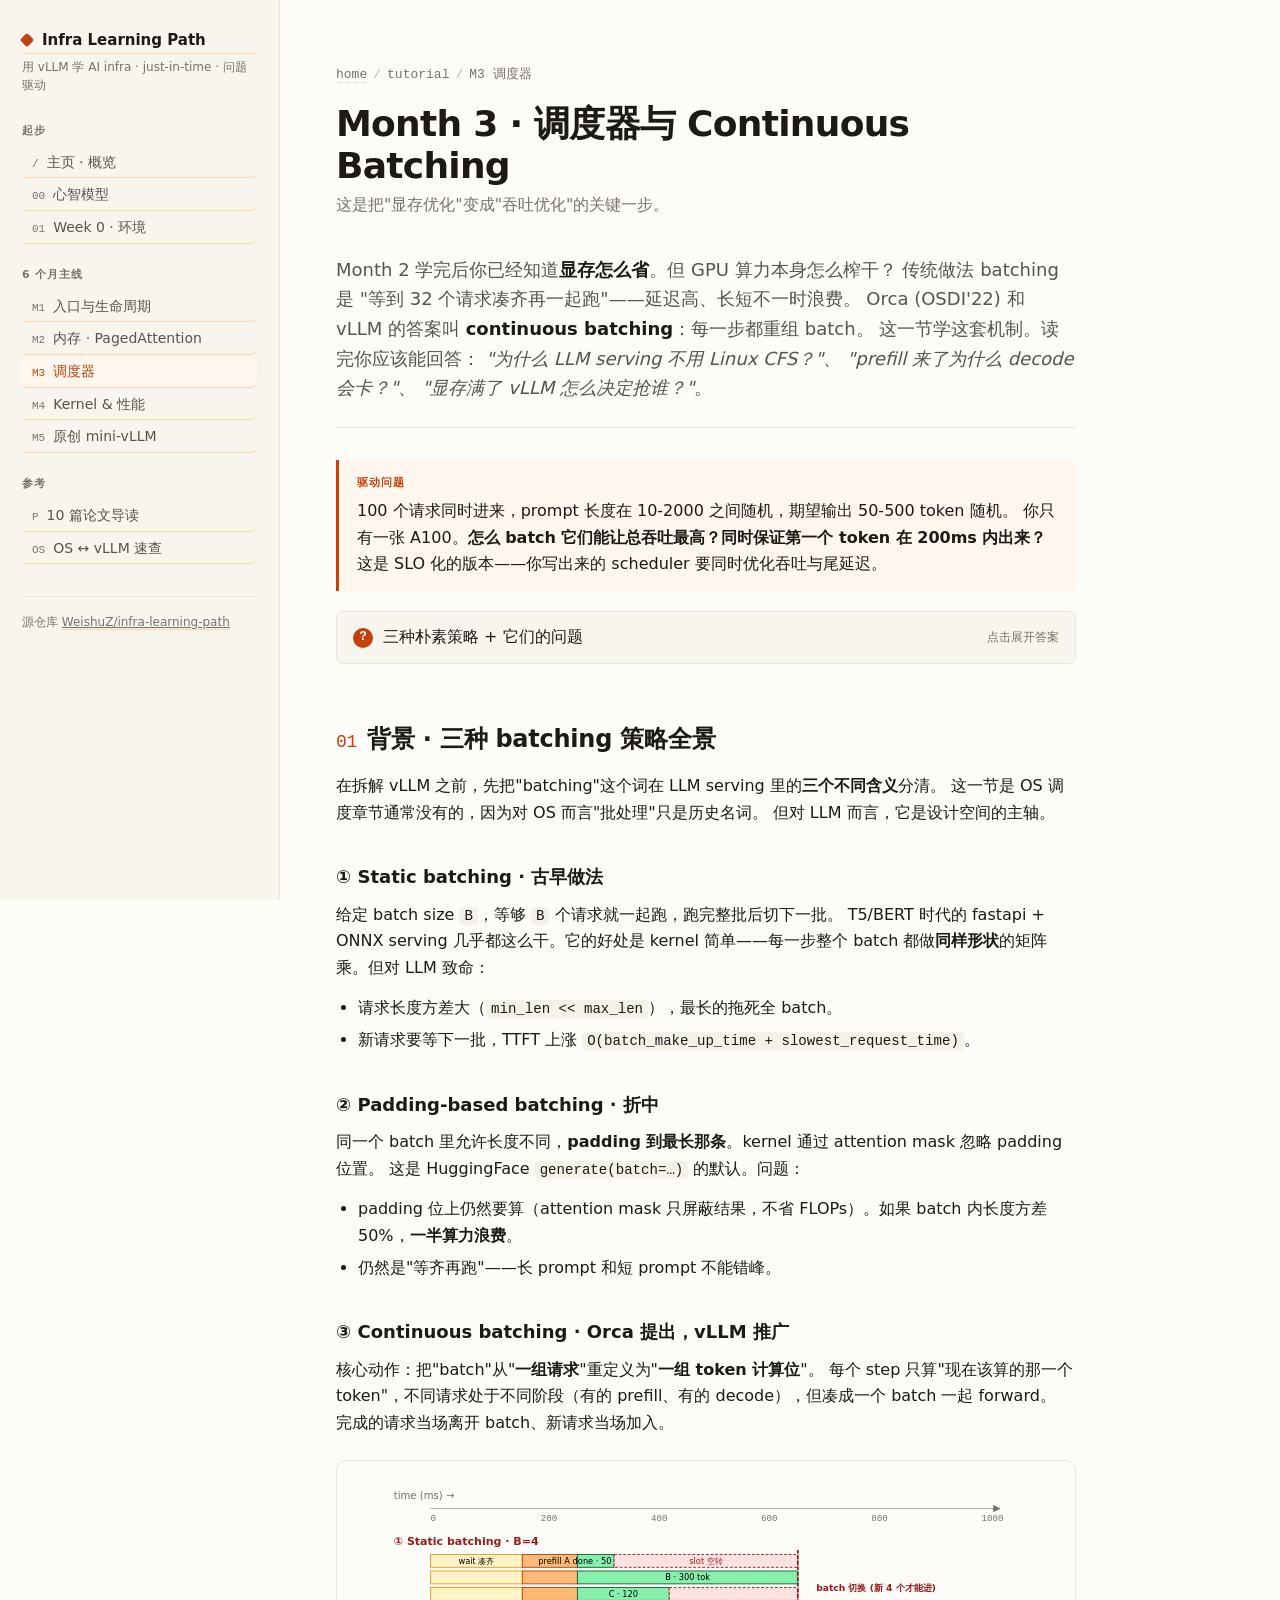
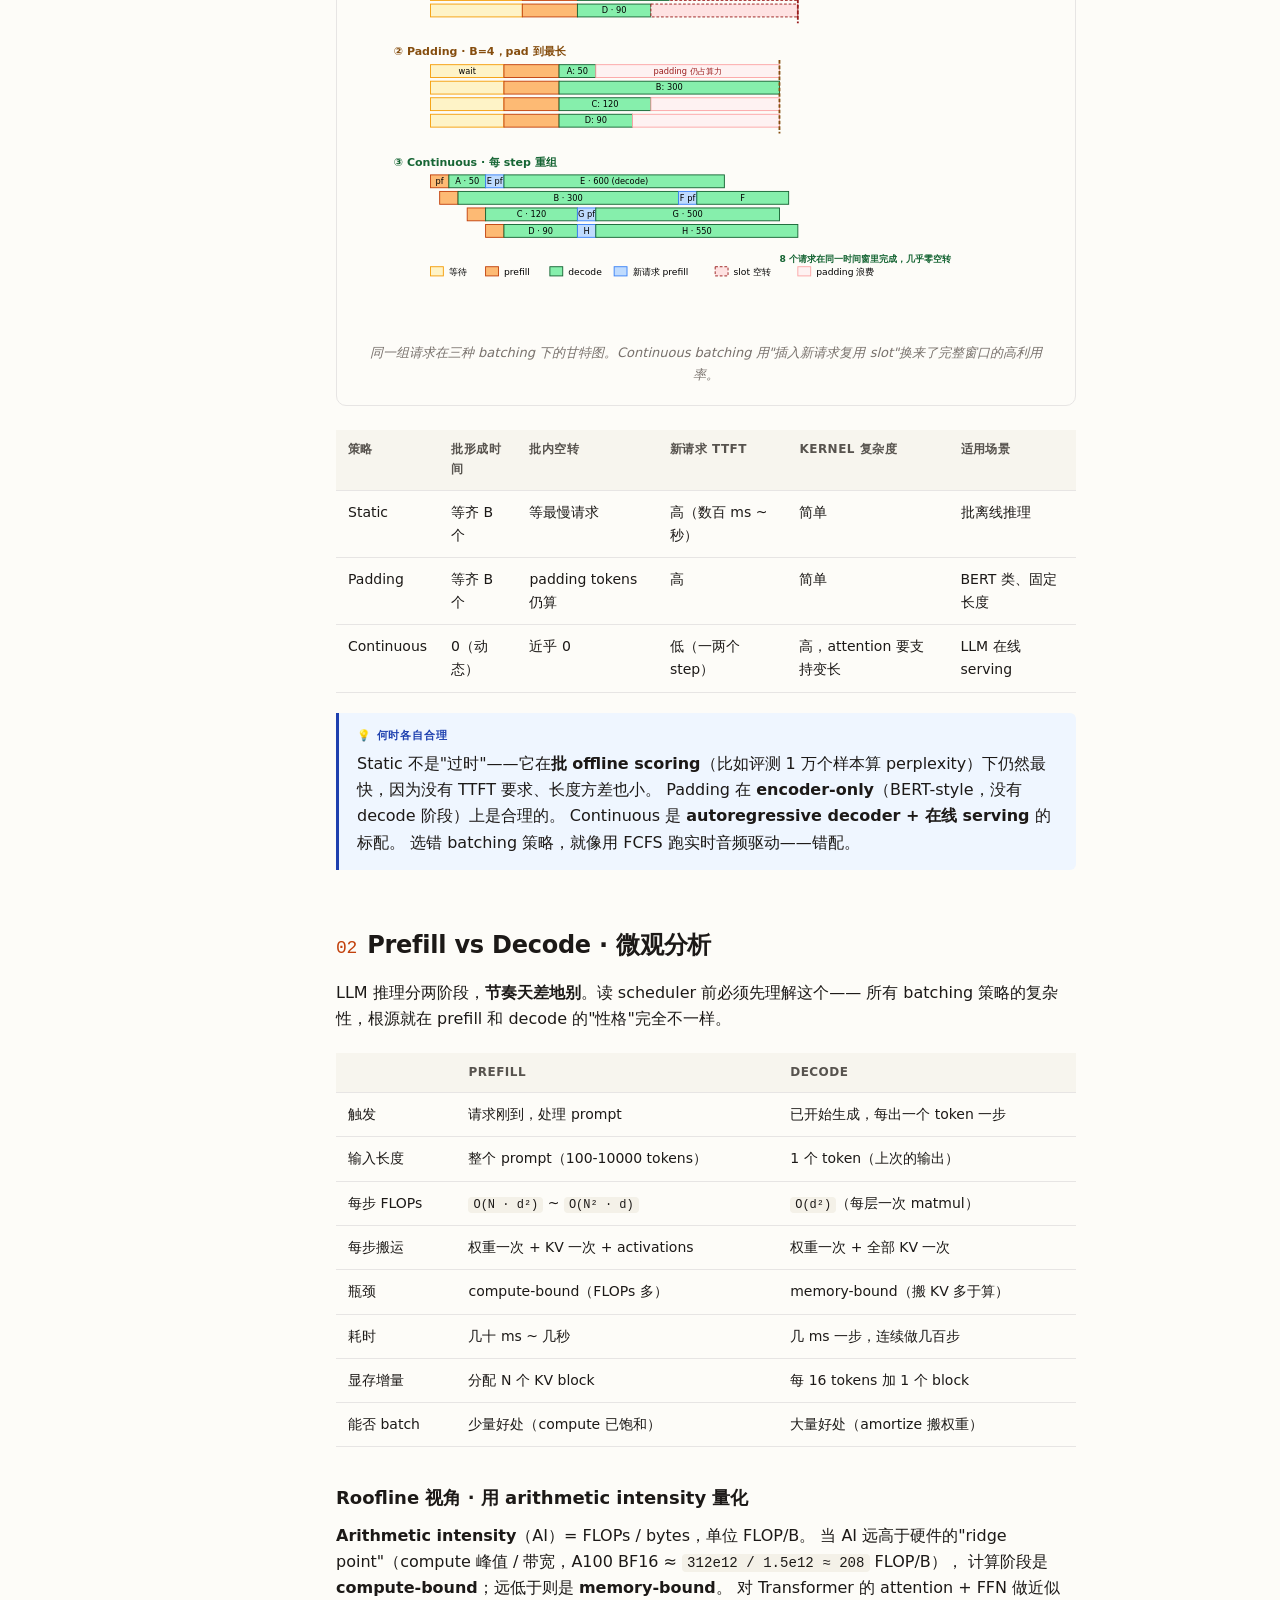
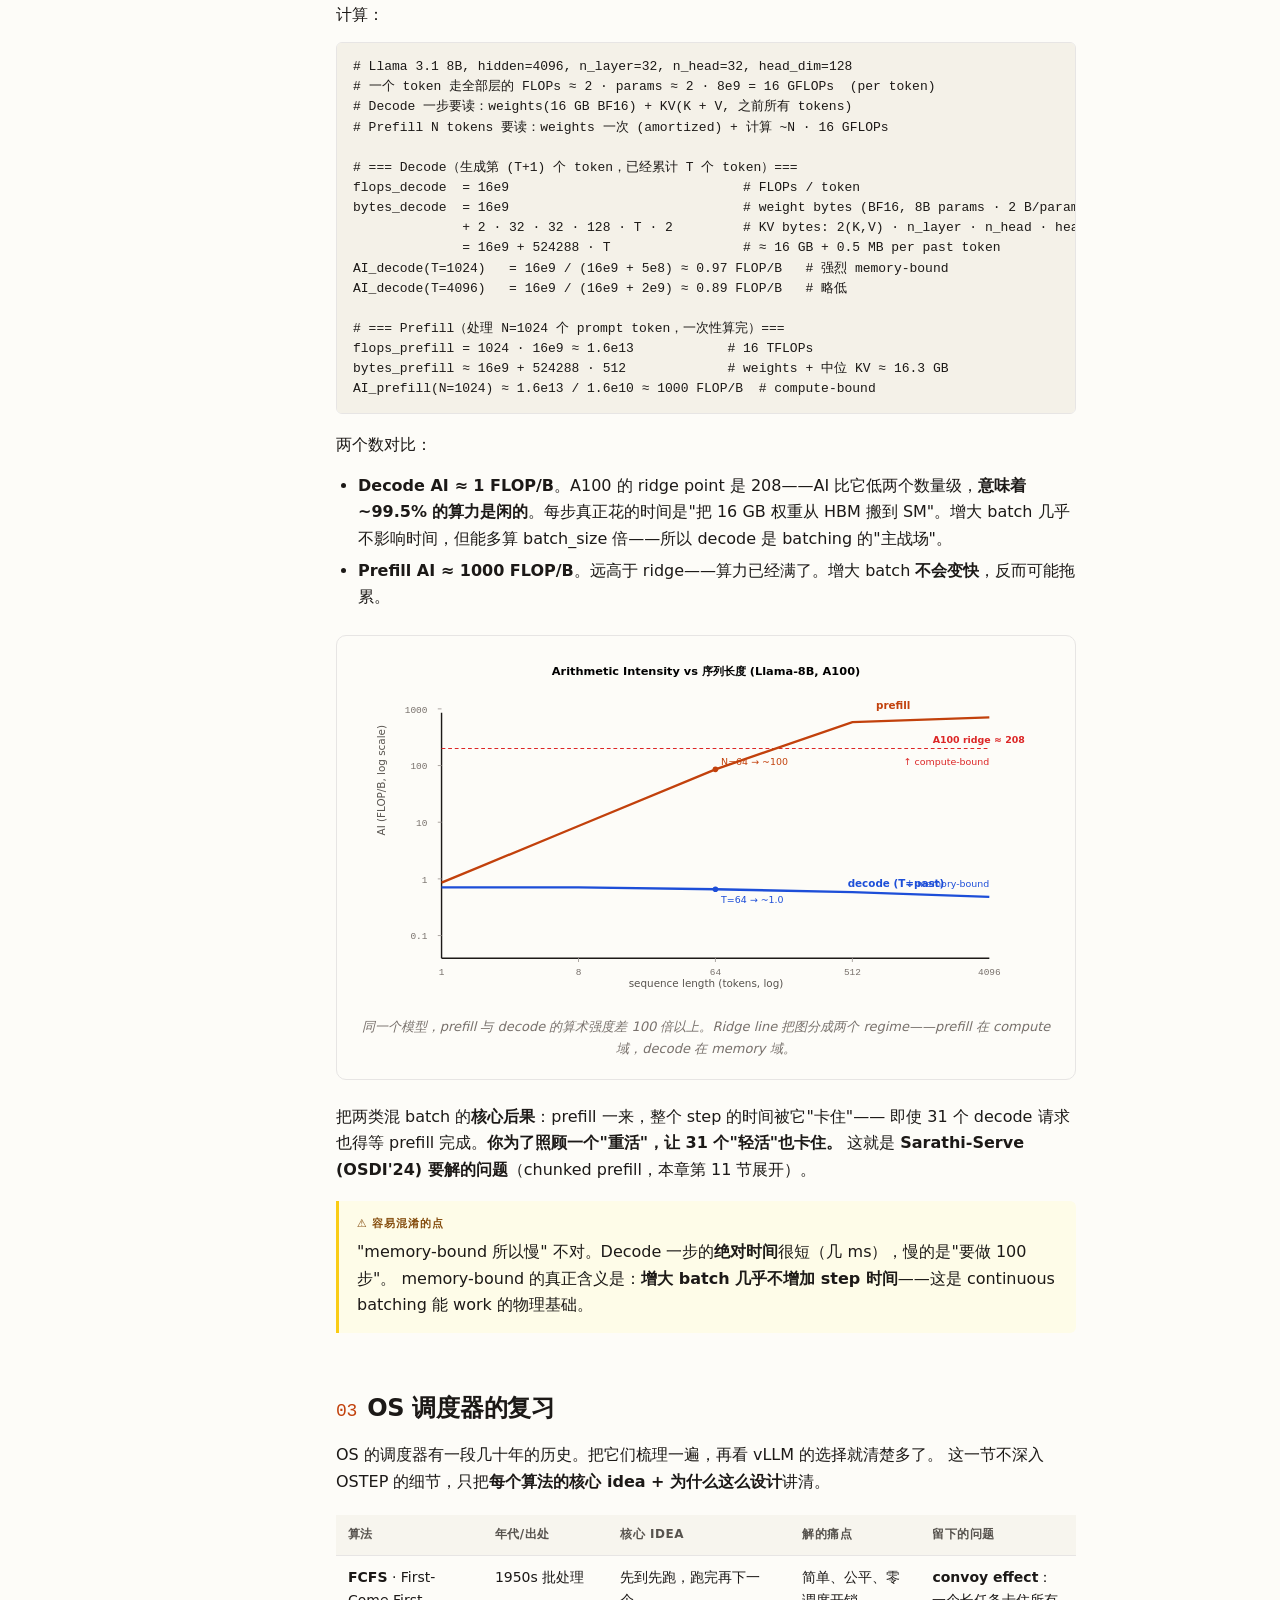
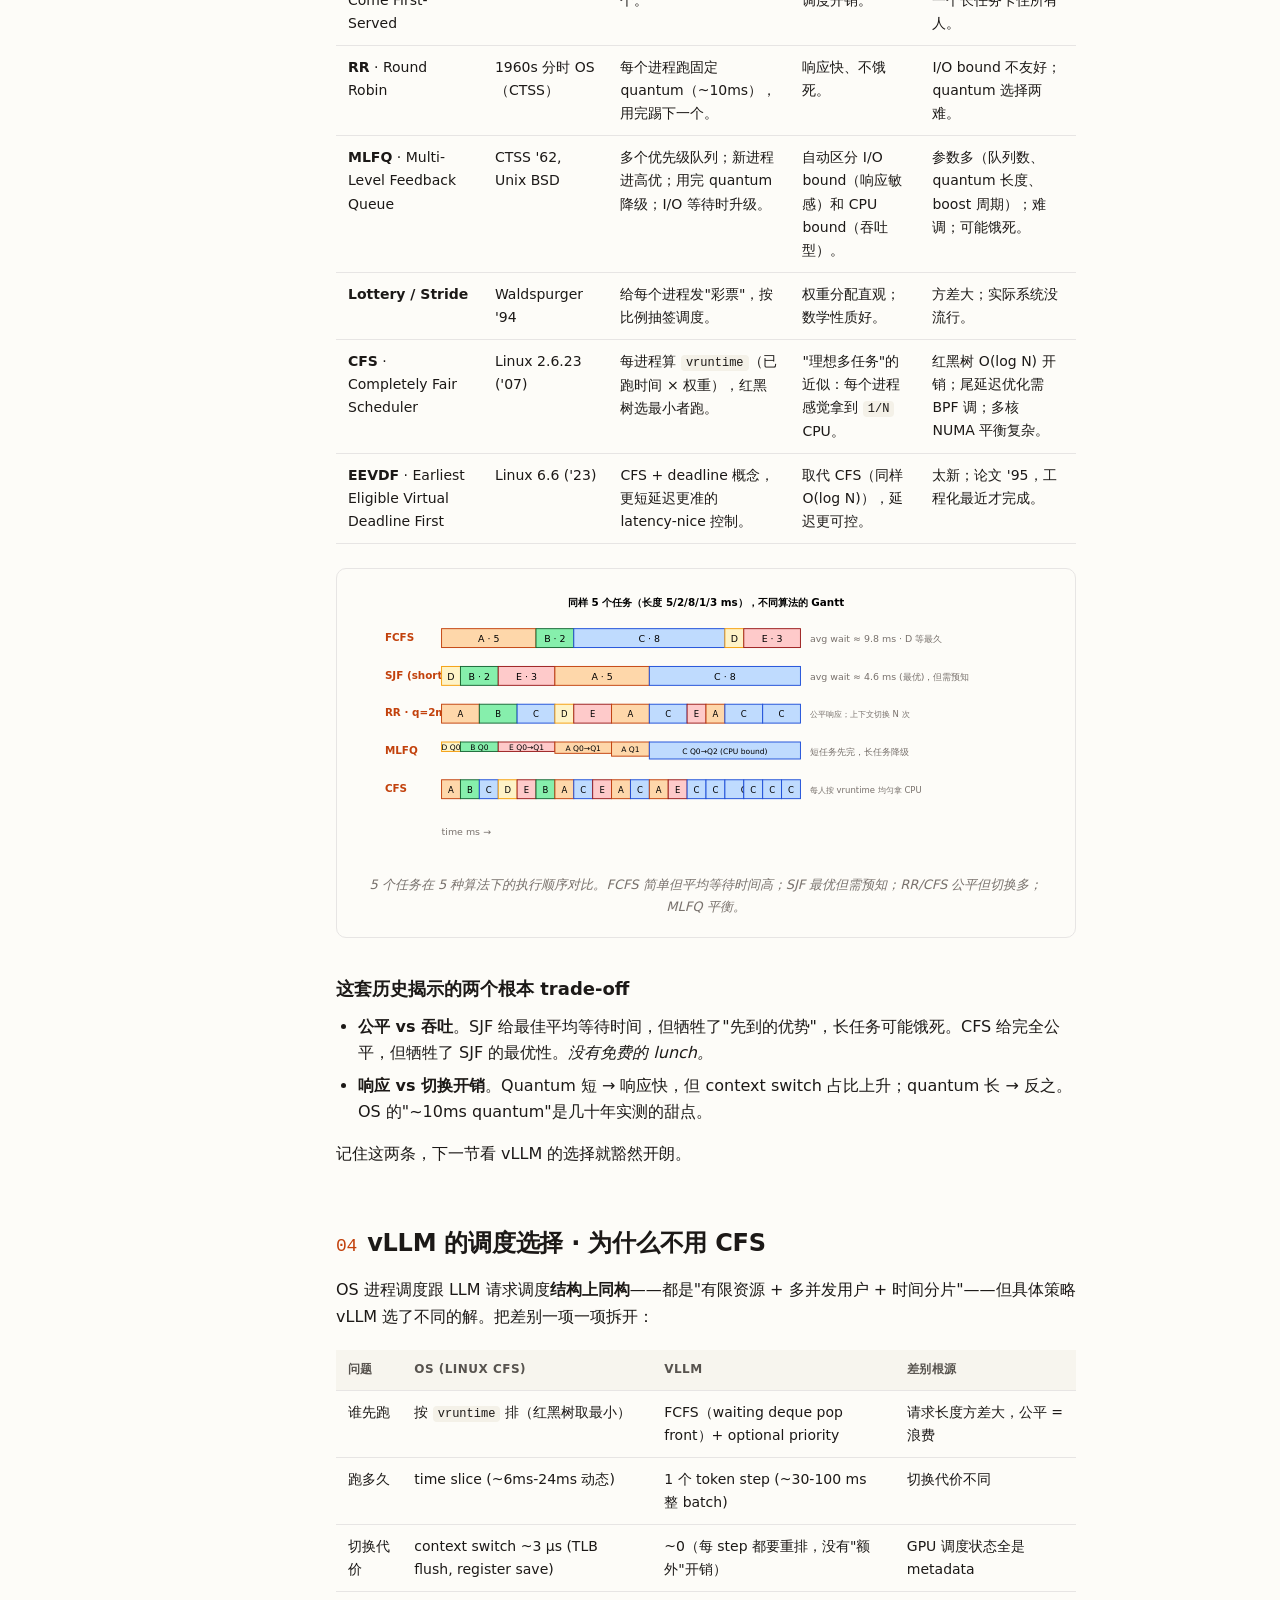
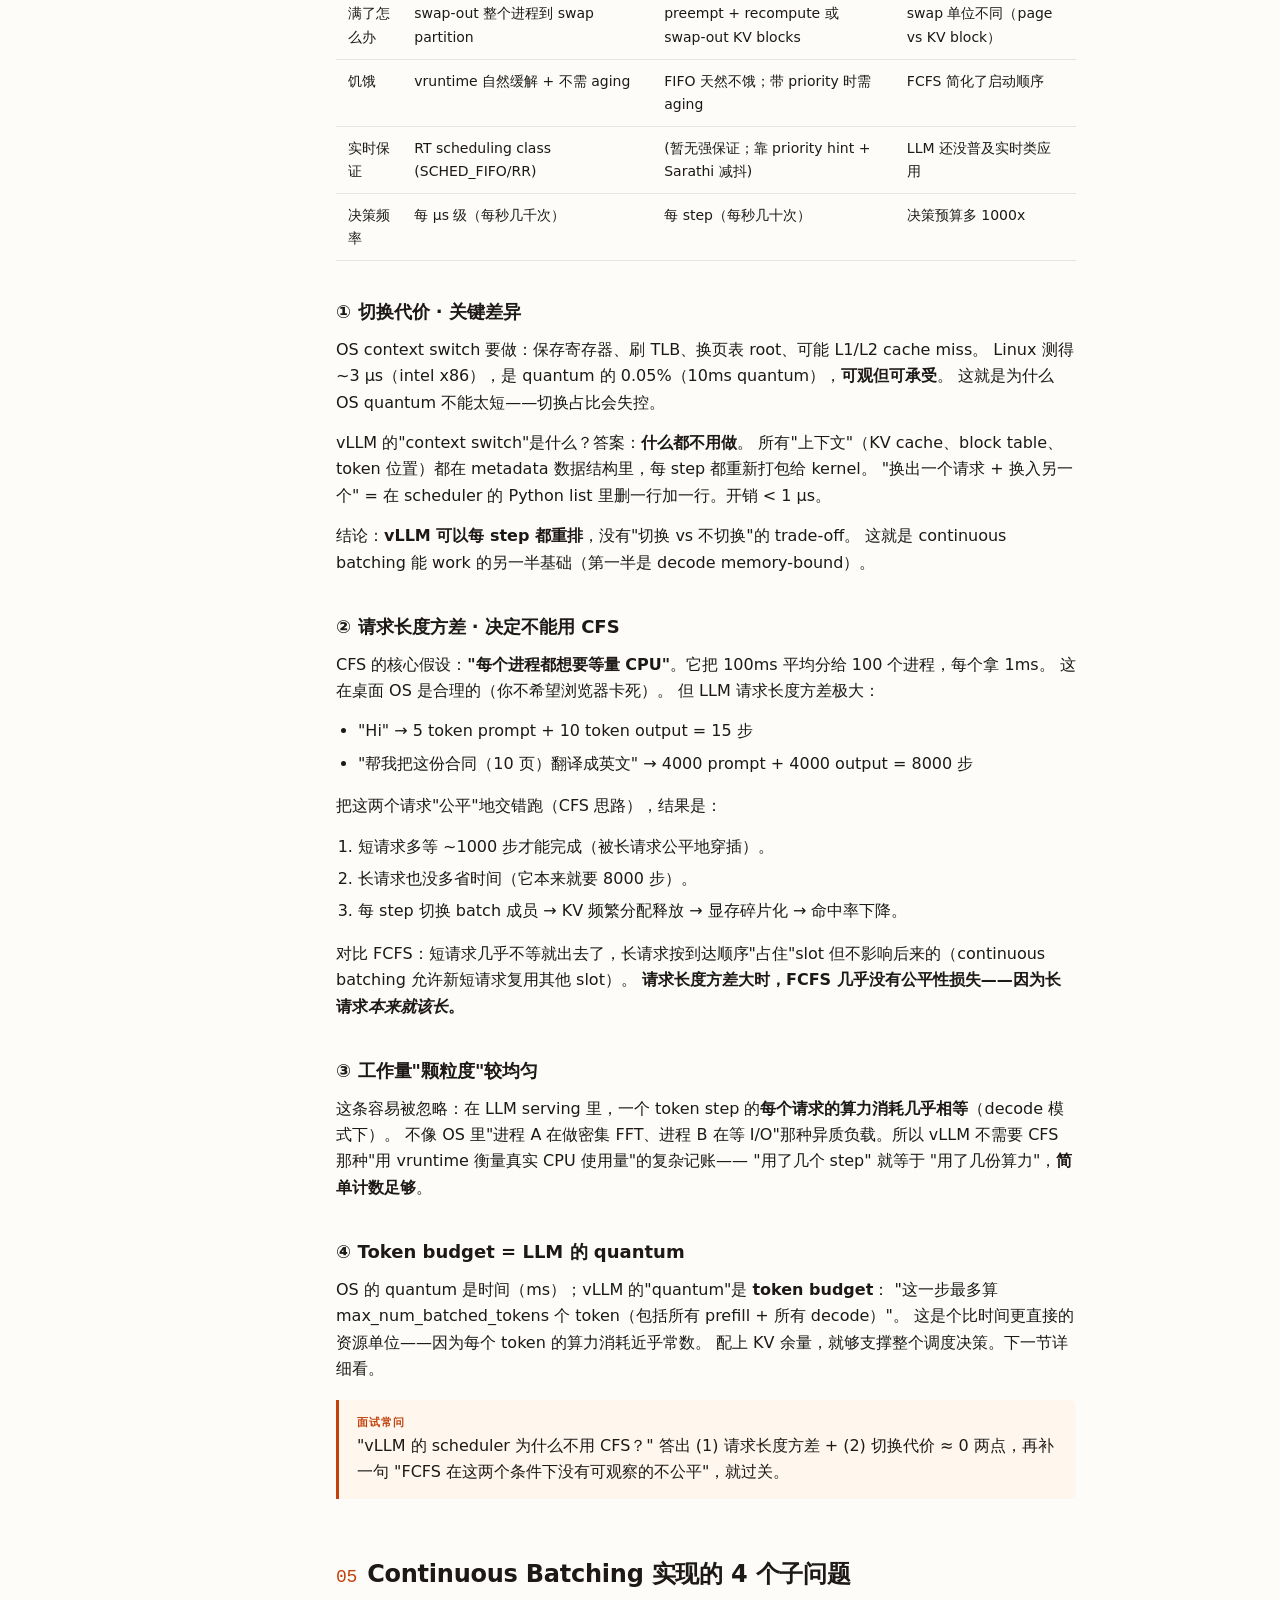
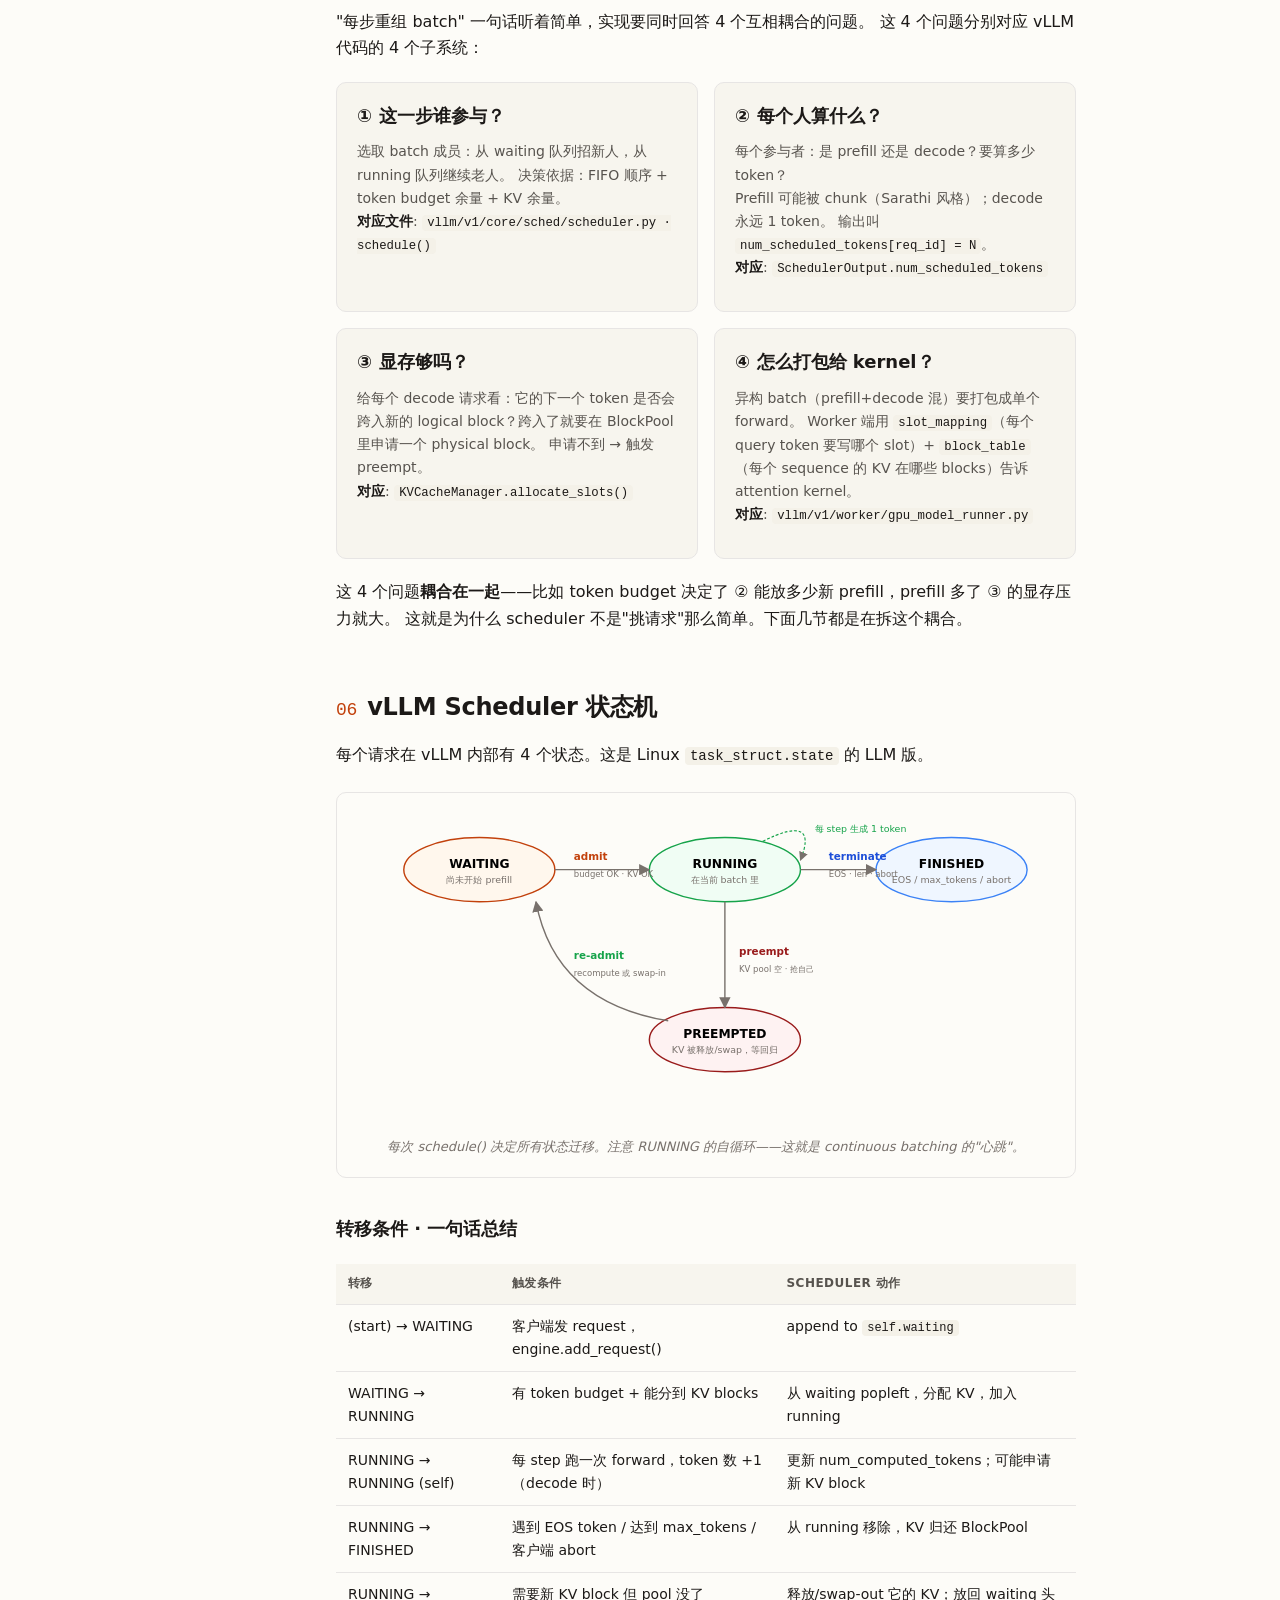
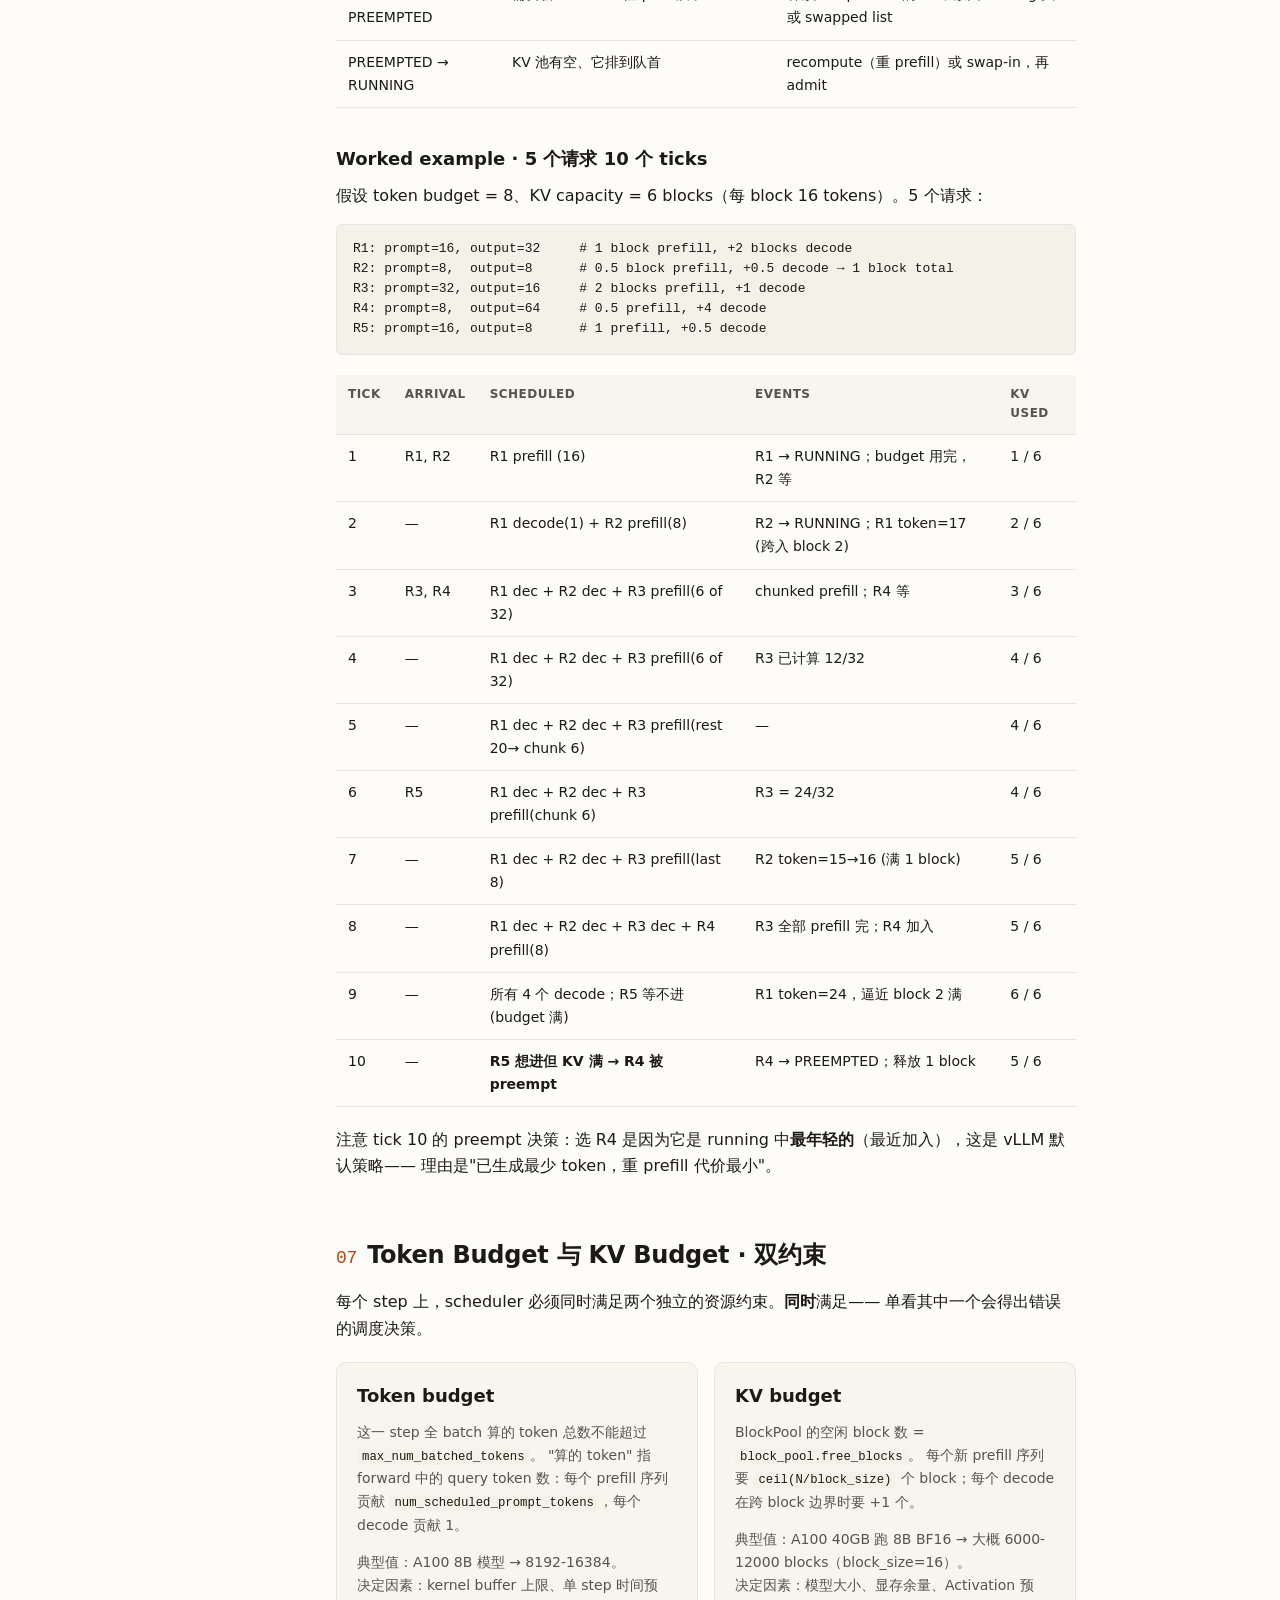
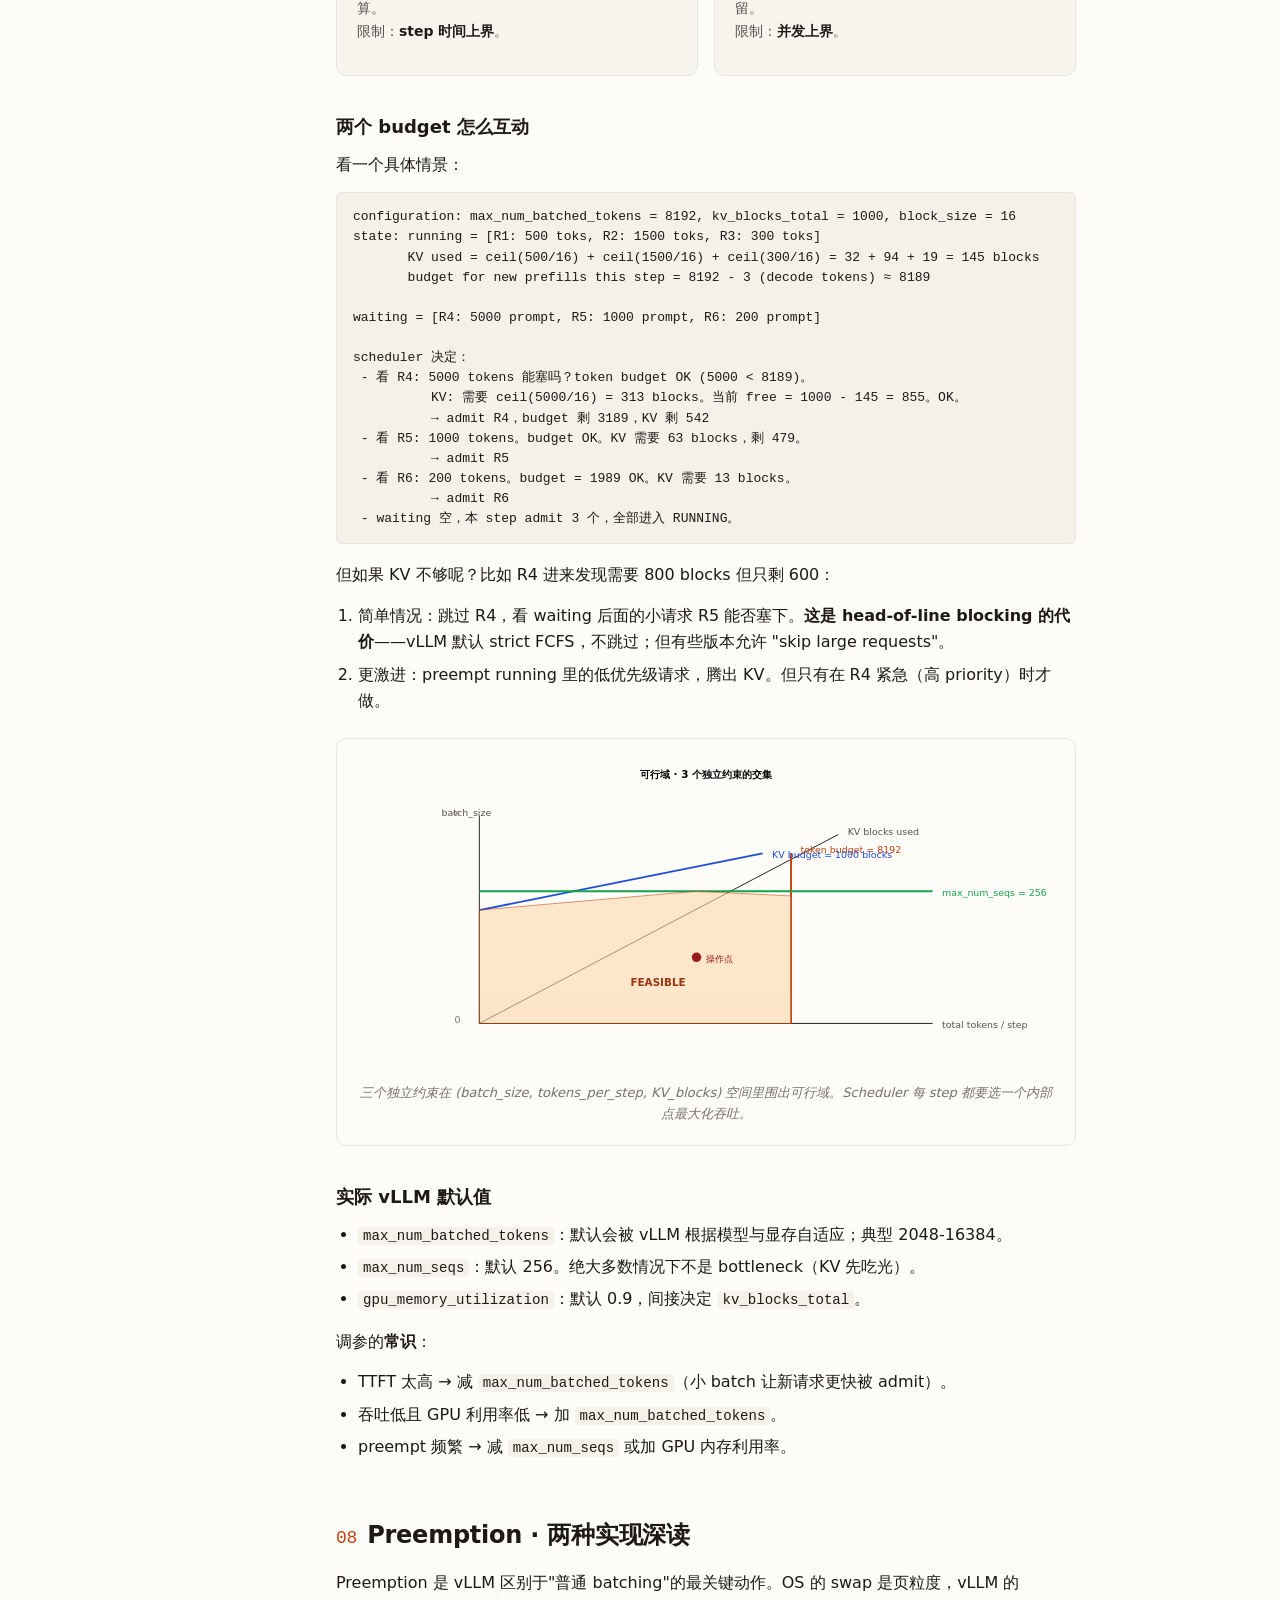
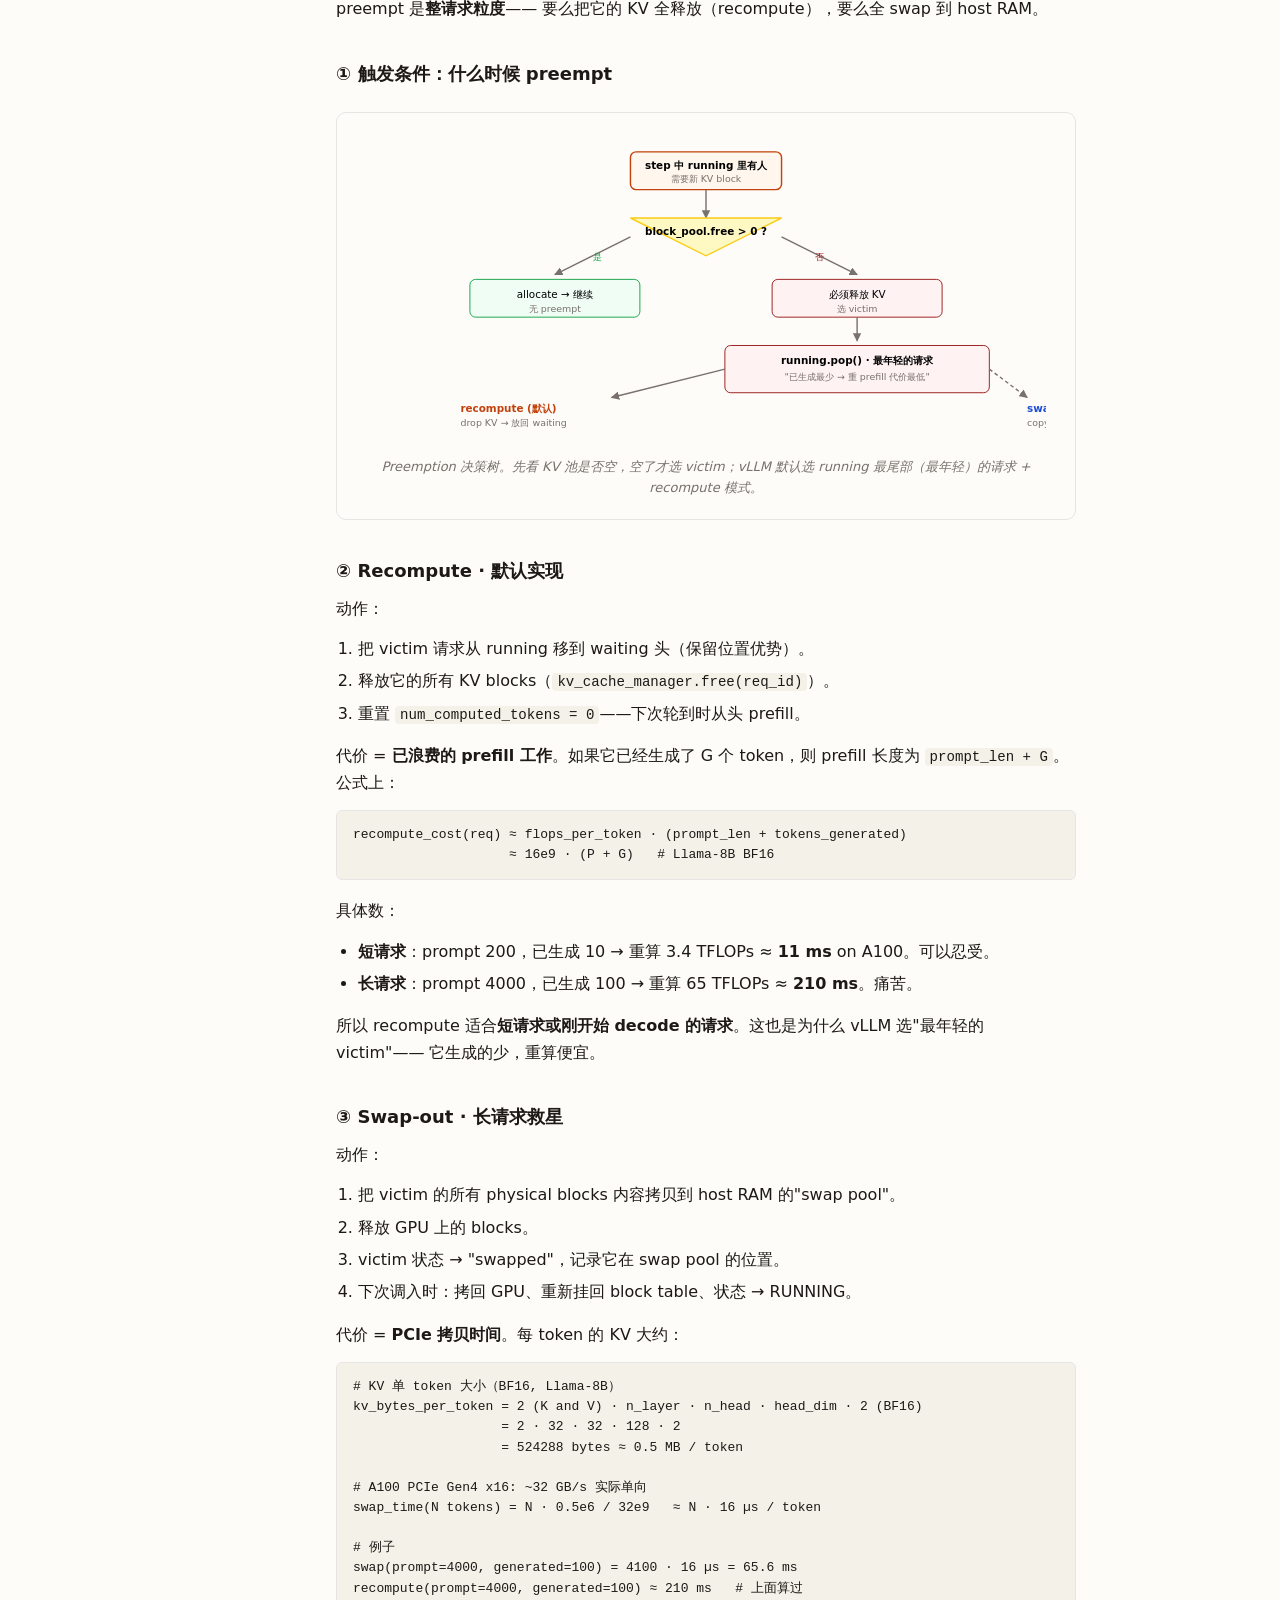
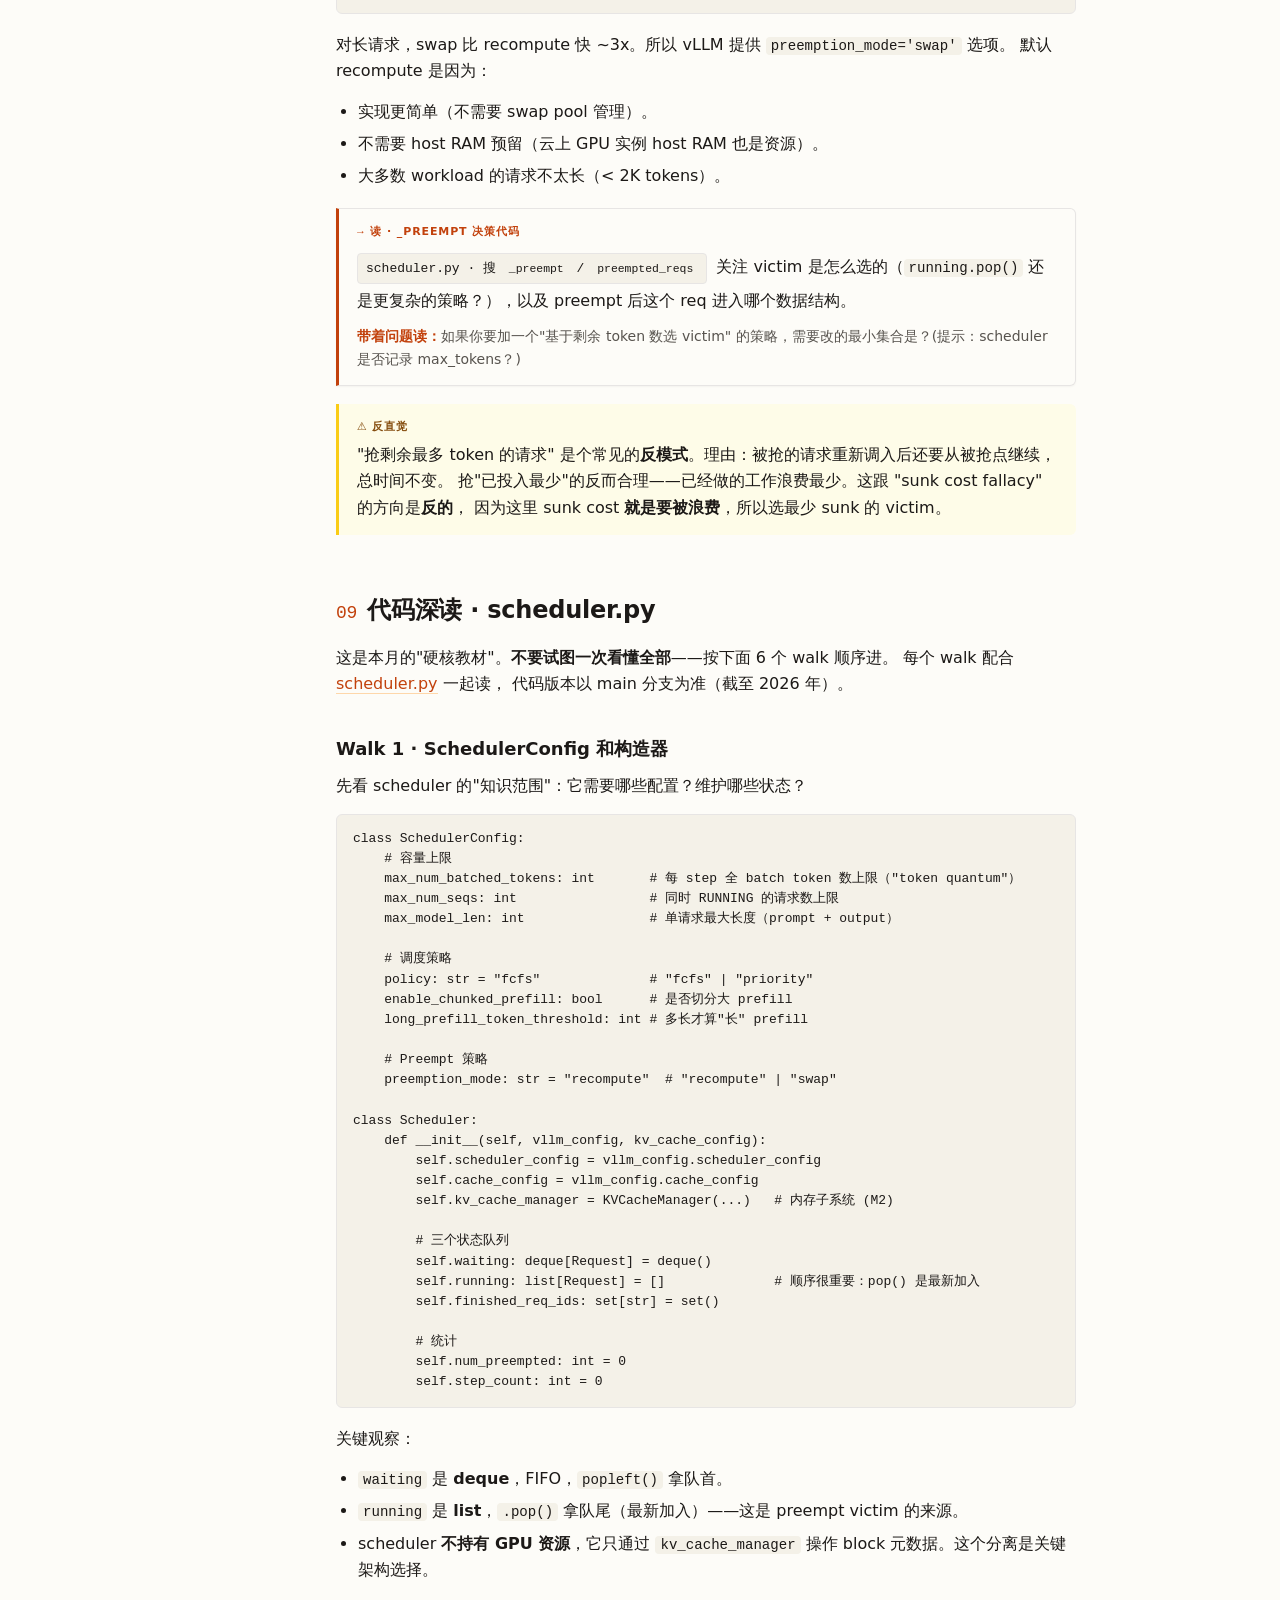
<file: tutorial/04-scheduler.html>
<!doctype html>
<html lang="zh-CN">
<head>
<meta charset="utf-8" />
<meta name="viewport" content="width=device-width, initial-scale=1" />
<title>M3 · 调度器 — Infra Learning Path</title>
<link rel="stylesheet" href="../assets/style.css" />
</head>
<body>

<button class="menu-btn" aria-label="菜单">☰ 目录</button>

<div class="layout">

<aside class="sidebar">
  <a href="../index.html" class="brand"><span class="dot"></span>Infra Learning Path</a>
  <div class="tagline">用 vLLM 学 AI infra · just-in-time · 问题驱动</div>
  <div class="nav-group"><div class="nav-label">起步</div><nav><ul>
    <li><a href="../index.html"><span class="idx">/</span>主页 · 概览</a></li>
    <li><a href="00-mental-model.html"><span class="idx">00</span>心智模型</a></li>
    <li><a href="01-setup.html"><span class="idx">01</span>Week 0 · 环境</a></li>
  </ul></nav></div>
  <div class="nav-group"><div class="nav-label">6 个月主线</div><nav><ul>
    <li><a href="02-entrypoints.html"><span class="idx">M1</span>入口与生命周期</a></li>
    <li><a href="03-memory.html"><span class="idx">M2</span>内存 · PagedAttention</a></li>
    <li><a href="04-scheduler.html"><span class="idx">M3</span>调度器</a></li>
    <li><a href="05-kernels.html"><span class="idx">M4</span>Kernel &amp; 性能</a></li>
    <li><a href="06-mini-vllm.html"><span class="idx">M5</span>原创 mini-vLLM</a></li>
  </ul></nav></div>
  <div class="nav-group"><div class="nav-label">参考</div><nav><ul>
    <li><a href="07-papers.html"><span class="idx">P</span>10 篇论文导读</a></li>
    <li><a href="08-os-bridge.html"><span class="idx">OS</span>OS ↔ vLLM 速查</a></li>
  </ul></nav></div>
  <div class="foot">源仓库 <a href="https://github.com/WeishuZ/infra-learning-path" target="_blank" rel="noopener">WeishuZ/infra-learning-path</a></div>
</aside>

<main class="content">

<div class="crumbs">
  <a href="../index.html">home</a><span class="sep">/</span>tutorial<span class="sep">/</span>M3 调度器
</div>

<h1 class="page-title">Month 3 · 调度器与 Continuous Batching</h1>
<p class="page-sub">这是把"显存优化"变成"吞吐优化"的关键一步。</p>

<p class="lede">
  Month 2 学完后你已经知道<strong>显存怎么省</strong>。但 GPU 算力本身怎么榨干？
  传统做法 batching 是 "等到 32 个请求凑齐再一起跑"——延迟高、长短不一时浪费。
  Orca (OSDI'22) 和 vLLM 的答案叫 <strong>continuous batching</strong>：每一步都重组 batch。
  这一节学这套机制。读完你应该能回答：
  <em>"为什么 LLM serving 不用 Linux CFS？"</em>、
  <em>"prefill 来了为什么 decode 会卡？"</em>、
  <em>"显存满了 vLLM 怎么决定抢谁？"</em>。
</p>

<div class="callout q">
  <div class="label">驱动问题</div>
  100 个请求同时进来，prompt 长度在 10-2000 之间随机，期望输出 50-500 token 随机。
  你只有一张 A100。<strong>怎么 batch 它们能让总吞吐最高？同时保证第一个 token 在 200ms 内出来？</strong>
  这是 SLO 化的版本——你写出来的 scheduler 要同时优化吞吐与尾延迟。
</div>

<details class="predict">
  <summary>三种朴素策略 + 它们的问题</summary>
  <div class="body">
    <p><strong>策略 A · 静态 batching</strong>：等 32 个请求齐了，一起 forward 直到全部结束。<br>
    问题：先做完的请求要等最慢的（trailing decode 浪费算力）；新请求要等下一 batch（高 TTFT）。
    举例：32 个请求里 31 个生成 50 token、1 个生成 500 token，<strong>所有 31 个</strong>都得等那 1 个跑完——99% slot 在最后 450 步都是空的。</p>
    <p><strong>策略 B · 一个一个跑</strong>：每个请求独占 GPU 跑完。<br>
    问题：GPU 利用率极低（A100 decode 阶段算力使用率不到 5%——memory-bound），算力浪费严重，吞吐相比 batch 掉一个数量级。</p>
    <p><strong>策略 C · 动态 batching</strong>（continuous batching）：每个 token step 都重新决定 batch 成员。
    新请求随时插入、完成的随时退出、显存不够时挤掉低优先级的。<br>
    代价：复杂、需要 scheduler 配合内存管理、需要 attention kernel 支持<em>异构</em> batch。
    收益：吞吐 vs 静态 batch 高 2-4x，TTFT P50 降 10x（按 vLLM/Orca 论文 benchmark）。</p>
    <p>本月的所有内容，本质上就在<strong>详细回答"策略 C 怎么做对"</strong>。</p>
  </div>
</details>

<h2><span class="num">01</span>背景 · 三种 batching 策略全景</h2>

<p>在拆解 vLLM 之前，先把"batching"这个词在 LLM serving 里的<strong>三个不同含义</strong>分清。
这一节是 OS 调度章节通常没有的，因为对 OS 而言"批处理"只是历史名词。
但对 LLM 而言，它是设计空间的主轴。</p>

<h3>① Static batching · 古早做法</h3>

<p>给定 batch size <code>B</code>，等够 <code>B</code> 个请求就一起跑，跑完整批后切下一批。
T5/BERT 时代的 fastapi + ONNX serving 几乎都这么干。它的好处是 kernel 简单——每一步整个 batch 都做<strong>同样形状</strong>的矩阵乘。但对 LLM 致命：</p>

<ul>
  <li>请求长度方差大（<code>min_len &lt;&lt; max_len</code>），最长的拖死全 batch。</li>
  <li>新请求要等下一批，TTFT 上涨 <code>O(batch_make_up_time + slowest_request_time)</code>。</li>
</ul>

<h3>② Padding-based batching · 折中</h3>

<p>同一个 batch 里允许长度不同，<strong>padding 到最长那条</strong>。kernel 通过 attention mask 忽略 padding 位置。
这是 HuggingFace <code>generate(batch=…)</code> 的默认。问题：</p>

<ul>
  <li>padding 位上仍然要算（attention mask 只屏蔽结果，不省 FLOPs）。如果 batch 内长度方差 50%，<strong>一半算力浪费</strong>。</li>
  <li>仍然是"等齐再跑"——长 prompt 和短 prompt 不能错峰。</li>
</ul>

<h3>③ Continuous batching · Orca 提出，vLLM 推广</h3>

<p>核心动作：把"batch"从"<strong>一组请求</strong>"重定义为"<strong>一组 token 计算位</strong>"。
每个 step 只算"现在该算的那一个 token"，不同请求处于不同阶段（有的 prefill、有的 decode），但凑成一个 batch 一起 forward。
完成的请求当场离开 batch、新请求当场加入。</p>

<div class="diagram">
  <svg viewBox="0 0 760 480" xmlns="http://www.w3.org/2000/svg" style="max-width:720px;">
    <defs>
      <marker id="ax2" viewBox="0 0 10 10" refX="9" refY="5" markerWidth="8" markerHeight="8" orient="auto">
        <path d="M 0 0 L 10 5 L 0 10 z" fill="#78716c"/>
      </marker>
    </defs>
    <g font-family="ui-sans-serif, system-ui" font-size="12">
      <!-- time axis common -->
      <text x="40" y="20" fill="#78716c" font-size="11">time (ms) →</text>
      <line x1="80" y1="30" x2="700" y2="30" stroke="#a8a29e" stroke-width="1" marker-end="url(#ax2)"/>
      <g font-family="monospace" font-size="10" fill="#78716c">
        <text x="80" y="44">0</text>
        <text x="200" y="44">200</text>
        <text x="320" y="44">400</text>
        <text x="440" y="44">600</text>
        <text x="560" y="44">800</text>
        <text x="680" y="44">1000</text>
      </g>

      <!-- ===== Static batching ===== -->
      <text x="40" y="70" font-weight="700" fill="#991b1b">① Static batching · B=4</text>
      <g transform="translate(80,80)">
        <rect x="0" y="0" width="100" height="14" fill="#fef3c7" stroke="#f59e0b"/>
        <text x="50" y="10" text-anchor="middle" font-size="9">wait 凑齐</text>
        <rect x="100" y="0" width="60" height="14" fill="#fdba74" stroke="#c2410c"/>
        <text x="130" y="10" text-anchor="middle" font-size="9">prefill</text>
        <rect x="160" y="0" width="40" height="14" fill="#86efac" stroke="#166534"/>
        <text x="180" y="10" text-anchor="middle" font-size="9">A done · 50 tok</text>
        <rect x="200" y="0" width="200" height="14" fill="#fee2e2" stroke="#991b1b" stroke-dasharray="3 2"/>
        <text x="300" y="10" text-anchor="middle" font-size="9" fill="#991b1b">slot 空转</text>

        <rect x="0" y="18" width="100" height="14" fill="#fef3c7" stroke="#f59e0b"/>
        <rect x="100" y="18" width="60" height="14" fill="#fdba74" stroke="#c2410c"/>
        <rect x="160" y="18" width="240" height="14" fill="#86efac" stroke="#166534"/>
        <text x="280" y="28" text-anchor="middle" font-size="9">B · 300 tok</text>

        <rect x="0" y="36" width="100" height="14" fill="#fef3c7" stroke="#f59e0b"/>
        <rect x="100" y="36" width="60" height="14" fill="#fdba74" stroke="#c2410c"/>
        <rect x="160" y="36" width="100" height="14" fill="#86efac" stroke="#166534"/>
        <text x="210" y="46" text-anchor="middle" font-size="9">C · 120</text>
        <rect x="260" y="36" width="140" height="14" fill="#fee2e2" stroke="#991b1b" stroke-dasharray="3 2"/>

        <rect x="0" y="54" width="100" height="14" fill="#fef3c7" stroke="#f59e0b"/>
        <rect x="100" y="54" width="60" height="14" fill="#fdba74" stroke="#c2410c"/>
        <rect x="160" y="54" width="80" height="14" fill="#86efac" stroke="#166534"/>
        <text x="200" y="64" text-anchor="middle" font-size="9">D · 90</text>
        <rect x="240" y="54" width="160" height="14" fill="#fee2e2" stroke="#991b1b" stroke-dasharray="3 2"/>

        <!-- next batch boundary -->
        <line x1="400" y1="-5" x2="400" y2="75" stroke="#991b1b" stroke-width="2" stroke-dasharray="4 2"/>
        <text x="420" y="40" fill="#991b1b" font-size="10" font-weight="600">batch 切换 (新 4 个才能进)</text>
      </g>

      <!-- ===== Padding batching ===== -->
      <text x="40" y="190" font-weight="700" fill="#854d0e">② Padding · B=4，pad 到最长</text>
      <g transform="translate(80,200)">
        <rect x="0" y="0" width="80" height="14" fill="#fef3c7" stroke="#f59e0b"/>
        <text x="40" y="10" text-anchor="middle" font-size="9">wait</text>
        <rect x="80" y="0" width="60" height="14" fill="#fdba74" stroke="#c2410c"/>
        <rect x="140" y="0" width="40" height="14" fill="#86efac" stroke="#166534"/>
        <text x="160" y="10" text-anchor="middle" font-size="9">A: 50</text>
        <rect x="180" y="0" width="200" height="14" fill="#fef2f2" stroke="#fca5a5"/>
        <text x="280" y="10" text-anchor="middle" font-size="9" fill="#991b1b">padding 仍占算力</text>

        <rect x="0" y="18" width="80" height="14" fill="#fef3c7" stroke="#f59e0b"/>
        <rect x="80" y="18" width="60" height="14" fill="#fdba74" stroke="#c2410c"/>
        <rect x="140" y="18" width="240" height="14" fill="#86efac" stroke="#166534"/>
        <text x="260" y="28" text-anchor="middle" font-size="9">B: 300</text>

        <rect x="0" y="36" width="80" height="14" fill="#fef3c7" stroke="#f59e0b"/>
        <rect x="80" y="36" width="60" height="14" fill="#fdba74" stroke="#c2410c"/>
        <rect x="140" y="36" width="100" height="14" fill="#86efac" stroke="#166534"/>
        <text x="190" y="46" text-anchor="middle" font-size="9">C: 120</text>
        <rect x="240" y="36" width="140" height="14" fill="#fef2f2" stroke="#fca5a5"/>

        <rect x="0" y="54" width="80" height="14" fill="#fef3c7" stroke="#f59e0b"/>
        <rect x="80" y="54" width="60" height="14" fill="#fdba74" stroke="#c2410c"/>
        <rect x="140" y="54" width="80" height="14" fill="#86efac" stroke="#166534"/>
        <text x="180" y="64" text-anchor="middle" font-size="9">D: 90</text>
        <rect x="220" y="54" width="160" height="14" fill="#fef2f2" stroke="#fca5a5"/>

        <line x1="380" y1="-5" x2="380" y2="75" stroke="#854d0e" stroke-width="2" stroke-dasharray="4 2"/>
      </g>

      <!-- ===== Continuous batching ===== -->
      <text x="40" y="310" font-weight="700" fill="#166534">③ Continuous · 每 step 重组</text>
      <g transform="translate(80,320)">
        <!-- A starts at t=0, short -->
        <rect x="0" y="0" width="20" height="14" fill="#fdba74" stroke="#c2410c"/>
        <text x="10" y="10" text-anchor="middle" font-size="9">pf</text>
        <rect x="20" y="0" width="40" height="14" fill="#86efac" stroke="#166534"/>
        <text x="40" y="10" text-anchor="middle" font-size="9">A · 50</text>
        <!-- A done at 60, slot reused for E -->
        <rect x="60" y="0" width="20" height="14" fill="#bfdbfe" stroke="#3b82f6"/>
        <text x="70" y="10" text-anchor="middle" font-size="9">E pf</text>
        <rect x="80" y="0" width="240" height="14" fill="#86efac" stroke="#166534"/>
        <text x="200" y="10" text-anchor="middle" font-size="9">E · 600 (decode)</text>

        <!-- B starts at t=10 -->
        <rect x="10" y="18" width="20" height="14" fill="#fdba74" stroke="#c2410c"/>
        <rect x="30" y="18" width="240" height="14" fill="#86efac" stroke="#166534"/>
        <text x="150" y="28" text-anchor="middle" font-size="9">B · 300</text>
        <rect x="270" y="18" width="20" height="14" fill="#bfdbfe" stroke="#3b82f6"/>
        <text x="280" y="28" text-anchor="middle" font-size="9">F pf</text>
        <rect x="290" y="18" width="100" height="14" fill="#86efac" stroke="#166534"/>
        <text x="340" y="28" text-anchor="middle" font-size="9">F</text>

        <!-- C arrives later -->
        <rect x="40" y="36" width="20" height="14" fill="#fdba74" stroke="#c2410c"/>
        <rect x="60" y="36" width="100" height="14" fill="#86efac" stroke="#166534"/>
        <text x="110" y="46" text-anchor="middle" font-size="9">C · 120</text>
        <rect x="160" y="36" width="20" height="14" fill="#bfdbfe" stroke="#3b82f6"/>
        <text x="170" y="46" text-anchor="middle" font-size="9">G pf</text>
        <rect x="180" y="36" width="200" height="14" fill="#86efac" stroke="#166534"/>
        <text x="280" y="46" text-anchor="middle" font-size="9">G · 500</text>

        <!-- D -->
        <rect x="60" y="54" width="20" height="14" fill="#fdba74" stroke="#c2410c"/>
        <rect x="80" y="54" width="80" height="14" fill="#86efac" stroke="#166534"/>
        <text x="120" y="64" text-anchor="middle" font-size="9">D · 90</text>
        <rect x="160" y="54" width="20" height="14" fill="#bfdbfe" stroke="#3b82f6"/>
        <text x="170" y="64" text-anchor="middle" font-size="9">H</text>
        <rect x="180" y="54" width="220" height="14" fill="#86efac" stroke="#166534"/>
        <text x="290" y="64" text-anchor="middle" font-size="9">H · 550</text>

        <text x="380" y="95" fill="#166534" font-size="10" font-weight="600">8 个请求在同一时间窗里完成，几乎零空转</text>
      </g>

      <!-- legend -->
      <g transform="translate(80,420)" font-size="10">
        <rect width="14" height="10" fill="#fef3c7" stroke="#f59e0b"/><text x="20" y="9">等待</text>
        <rect x="60" width="14" height="10" fill="#fdba74" stroke="#c2410c"/><text x="80" y="9">prefill</text>
        <rect x="130" width="14" height="10" fill="#86efac" stroke="#166534"/><text x="150" y="9">decode</text>
        <rect x="200" width="14" height="10" fill="#bfdbfe" stroke="#3b82f6"/><text x="220" y="9">新请求 prefill</text>
        <rect x="310" width="14" height="10" fill="#fee2e2" stroke="#991b1b" stroke-dasharray="3 2"/><text x="330" y="9">slot 空转</text>
        <rect x="400" width="14" height="10" fill="#fef2f2" stroke="#fca5a5"/><text x="420" y="9">padding 浪费</text>
      </g>
    </g>
  </svg>
  <div class="caption">同一组请求在三种 batching 下的甘特图。Continuous batching 用"插入新请求复用 slot"换来了完整窗口的高利用率。</div>
</div>

<table>
  <thead><tr><th>策略</th><th>批形成时间</th><th>批内空转</th><th>新请求 TTFT</th><th>kernel 复杂度</th><th>适用场景</th></tr></thead>
  <tbody>
    <tr><td>Static</td><td>等齐 B 个</td><td>等最慢请求</td><td>高（数百 ms ~ 秒）</td><td>简单</td><td>批离线推理</td></tr>
    <tr><td>Padding</td><td>等齐 B 个</td><td>padding tokens 仍算</td><td>高</td><td>简单</td><td>BERT 类、固定长度</td></tr>
    <tr><td>Continuous</td><td>0（动态）</td><td>近乎 0</td><td>低（一两个 step）</td><td>高，attention 要支持变长</td><td>LLM 在线 serving</td></tr>
  </tbody>
</table>

<div class="callout tip">
  <div class="label">💡 何时各自合理</div>
  Static 不是"过时"——它在<strong>批 offline scoring</strong>（比如评测 1 万个样本算 perplexity）下仍然最快，因为没有 TTFT 要求、长度方差也小。
  Padding 在 <strong>encoder-only</strong>（BERT-style，没有 decode 阶段）上是合理的。
  Continuous 是 <strong>autoregressive decoder + 在线 serving</strong> 的标配。
  选错 batching 策略，就像用 FCFS 跑实时音频驱动——错配。
</div>

<h2><span class="num">02</span>Prefill vs Decode · 微观分析</h2>

<p>LLM 推理分两阶段，<strong>节奏天差地别</strong>。读 scheduler 前必须先理解这个——
所有 batching 策略的复杂性，根源就在 prefill 和 decode 的"性格"完全不一样。</p>

<table>
  <thead><tr><th></th><th>Prefill</th><th>Decode</th></tr></thead>
  <tbody>
    <tr><td>触发</td><td>请求刚到，处理 prompt</td><td>已开始生成，每出一个 token 一步</td></tr>
    <tr><td>输入长度</td><td>整个 prompt（100-10000 tokens）</td><td>1 个 token（上次的输出）</td></tr>
    <tr><td>每步 FLOPs</td><td><code>O(N · d²)</code> ~ <code>O(N² · d)</code></td><td><code>O(d²)</code>（每层一次 matmul）</td></tr>
    <tr><td>每步搬运</td><td>权重一次 + KV 一次 + activations</td><td>权重一次 + 全部 KV 一次</td></tr>
    <tr><td>瓶颈</td><td>compute-bound（FLOPs 多）</td><td>memory-bound（搬 KV 多于算）</td></tr>
    <tr><td>耗时</td><td>几十 ms ~ 几秒</td><td>几 ms 一步，连续做几百步</td></tr>
    <tr><td>显存增量</td><td>分配 N 个 KV block</td><td>每 16 tokens 加 1 个 block</td></tr>
    <tr><td>能否 batch</td><td>少量好处（compute 已饱和）</td><td>大量好处（amortize 搬权重）</td></tr>
  </tbody>
</table>

<h3>Roofline 视角 · 用 arithmetic intensity 量化</h3>

<p><strong>Arithmetic intensity</strong>（AI）= FLOPs / bytes，单位 FLOP/B。
当 AI 远高于硬件的"ridge point"（compute 峰值 / 带宽，A100 BF16 ≈ <code>312e12 / 1.5e12 ≈ 208</code> FLOP/B），
计算阶段是 <strong>compute-bound</strong>；远低于则是 <strong>memory-bound</strong>。
对 Transformer 的 attention + FFN 做近似计算：</p>

<pre><code># Llama 3.1 8B, hidden=4096, n_layer=32, n_head=32, head_dim=128
# 一个 token 走全部层的 FLOPs ≈ 2 · params ≈ 2 · 8e9 = 16 GFLOPs  (per token)
# Decode 一步要读：weights(16 GB BF16) + KV(K + V, 之前所有 tokens)
# Prefill N tokens 要读：weights 一次 (amortized) + 计算 ~N · 16 GFLOPs

# === Decode（生成第 (T+1) 个 token，已经累计 T 个 token）===
flops_decode  = 16e9                              # FLOPs / token
bytes_decode  = 16e9                              # weight bytes (BF16, 8B params · 2 B/param)
              + 2 · 32 · 32 · 128 · T · 2         # KV bytes: 2(K,V) · n_layer · n_head · head_dim · T · 2 B
              = 16e9 + 524288 · T                 # ≈ 16 GB + 0.5 MB per past token
AI_decode(T=1024)   = 16e9 / (16e9 + 5e8) ≈ 0.97 FLOP/B   # 强烈 memory-bound
AI_decode(T=4096)   = 16e9 / (16e9 + 2e9) ≈ 0.89 FLOP/B   # 略低

# === Prefill（处理 N=1024 个 prompt token，一次性算完）===
flops_prefill = 1024 · 16e9 ≈ 1.6e13            # 16 TFLOPs
bytes_prefill ≈ 16e9 + 524288 · 512             # weights + 中位 KV ≈ 16.3 GB
AI_prefill(N=1024) ≈ 1.6e13 / 1.6e10 ≈ 1000 FLOP/B  # compute-bound</code></pre>

<p>两个数对比：</p>

<ul>
  <li><strong>Decode AI ≈ 1 FLOP/B</strong>。A100 的 ridge point 是 208——AI 比它低两个数量级，<strong>意味着 ~99.5% 的算力是闲的</strong>。每步真正花的时间是"把 16 GB 权重从 HBM 搬到 SM"。增大 batch 几乎不影响时间，但能多算 batch_size 倍——所以 decode 是 batching 的"主战场"。</li>
  <li><strong>Prefill AI ≈ 1000 FLOP/B</strong>。远高于 ridge——算力已经满了。增大 batch <strong>不会变快</strong>，反而可能拖累。</li>
</ul>

<div class="diagram">
  <svg viewBox="0 0 720 360" xmlns="http://www.w3.org/2000/svg" style="max-width:680px;">
    <g font-family="ui-sans-serif, system-ui" font-size="12">
      <!-- axes -->
      <text x="360" y="20" text-anchor="middle" font-weight="700">Arithmetic Intensity vs 序列长度 (Llama-8B, A100)</text>

      <line x1="80" y1="320" x2="660" y2="320" stroke="#1c1917" stroke-width="1.5"/>
      <line x1="80" y1="320" x2="80" y2="60" stroke="#1c1917" stroke-width="1.5"/>

      <!-- y axis label -->
      <text x="20" y="190" font-size="11" fill="#57534e" transform="rotate(-90 20 190)">AI (FLOP/B, log scale)</text>
      <text x="360" y="350" text-anchor="middle" font-size="11" fill="#57534e">sequence length (tokens, log)</text>

      <!-- y ticks (log scale: 0.1, 1, 10, 100, 1000) -->
      <g font-family="monospace" font-size="10" fill="#78716c">
        <text x="65" y="300" text-anchor="end">0.1</text>
        <line x1="76" y1="296" x2="80" y2="296" stroke="#a8a29e"/>
        <text x="65" y="240" text-anchor="end">1</text>
        <line x1="76" y1="236" x2="80" y2="236" stroke="#a8a29e"/>
        <text x="65" y="180" text-anchor="end">10</text>
        <line x1="76" y1="176" x2="80" y2="176" stroke="#a8a29e"/>
        <text x="65" y="120" text-anchor="end">100</text>
        <line x1="76" y1="116" x2="80" y2="116" stroke="#a8a29e"/>
        <text x="65" y="60" text-anchor="end">1000</text>
        <line x1="76" y1="56" x2="80" y2="56" stroke="#a8a29e"/>
      </g>

      <!-- x ticks (log: 1, 8, 64, 512, 4096) -->
      <g font-family="monospace" font-size="10" fill="#78716c">
        <text x="80" y="338" text-anchor="middle">1</text>
        <text x="225" y="338" text-anchor="middle">8</text>
        <text x="370" y="338" text-anchor="middle">64</text>
        <text x="515" y="338" text-anchor="middle">512</text>
        <text x="660" y="338" text-anchor="middle">4096</text>
        <line x1="225" y1="320" x2="225" y2="324" stroke="#a8a29e"/>
        <line x1="370" y1="320" x2="370" y2="324" stroke="#a8a29e"/>
        <line x1="515" y1="320" x2="515" y2="324" stroke="#a8a29e"/>
      </g>

      <!-- A100 ridge line ~ 208 FLOP/B (between 100 and 1000 → y ~ 100) -->
      <line x1="80" y1="98" x2="660" y2="98" stroke="#dc2626" stroke-width="1.2" stroke-dasharray="4 3"/>
      <text x="600" y="92" fill="#dc2626" font-size="10" font-weight="600">A100 ridge ≈ 208</text>

      <!-- Prefill curve (high AI ~ N) - approx log: at N=8 AI~8, N=64 AI~64, N=1024 AI~1000 -->
      <path d="M 80 240 L 225 180 L 370 120 L 515 70 L 660 65" stroke="#c2410c" stroke-width="2.5" fill="none"/>
      <text x="540" y="56" fill="#c2410c" font-size="11" font-weight="600">prefill</text>
      <circle cx="370" cy="120" r="3" fill="#c2410c"/>
      <text x="376" y="115" fill="#c2410c" font-size="10">N=64 → ~100</text>

      <!-- Decode curve (low and roughly flat) - AI ~ 1 with slight drop as T grows -->
      <path d="M 80 245 L 225 245 L 370 247 L 515 250 L 660 255" stroke="#1d4ed8" stroke-width="2.5" fill="none"/>
      <text x="510" y="245" fill="#1d4ed8" font-size="11" font-weight="600">decode (T=past)</text>
      <circle cx="370" cy="247" r="3" fill="#1d4ed8"/>
      <text x="376" y="262" fill="#1d4ed8" font-size="10">T=64 → ~1.0</text>

      <!-- regions -->
      <text x="660" y="115" text-anchor="end" fill="#dc2626" font-size="10">↑ compute-bound</text>
      <text x="660" y="245" text-anchor="end" fill="#1d4ed8" font-size="10">↓ memory-bound</text>
    </g>
  </svg>
  <div class="caption">同一个模型，prefill 与 decode 的算术强度差 100 倍以上。Ridge line 把图分成两个 regime——prefill 在 compute 域，decode 在 memory 域。</div>
</div>

<p>把两类混 batch 的<strong>核心后果</strong>：prefill 一来，整个 step 的时间被它"卡住"——
即使 31 个 decode 请求也得等 prefill 完成。<strong>你为了照顾一个"重活"，让 31 个"轻活"也卡住。</strong>
这就是 <strong>Sarathi-Serve (OSDI'24) 要解的问题</strong>（chunked prefill，本章第 11 节展开）。</p>

<div class="callout warn">
  <div class="label">⚠ 容易混淆的点</div>
  "memory-bound 所以慢" 不对。Decode 一步的<strong>绝对时间</strong>很短（几 ms），慢的是"要做 100 步"。
  memory-bound 的真正含义是：<strong>增大 batch 几乎不增加 step 时间</strong>——这是 continuous batching 能 work 的物理基础。
</div>

<h2><span class="num">03</span>OS 调度器的复习</h2>

<p>OS 的调度器有一段几十年的历史。把它们梳理一遍，再看 vLLM 的选择就清楚多了。
这一节不深入 OSTEP 的细节，只把<strong>每个算法的核心 idea + 为什么这么设计</strong>讲清。</p>

<table>
  <thead><tr><th>算法</th><th>年代/出处</th><th>核心 idea</th><th>解的痛点</th><th>留下的问题</th></tr></thead>
  <tbody>
    <tr>
      <td><strong>FCFS</strong> · First-Come First-Served</td>
      <td>1950s 批处理</td>
      <td>先到先跑，跑完再下一个。</td>
      <td>简单、公平、零调度开销。</td>
      <td><strong>convoy effect</strong>：一个长任务卡住所有人。</td>
    </tr>
    <tr>
      <td><strong>RR</strong> · Round Robin</td>
      <td>1960s 分时 OS（CTSS）</td>
      <td>每个进程跑固定 quantum（~10ms），用完踢下一个。</td>
      <td>响应快、不饿死。</td>
      <td>I/O bound 不友好；quantum 选择两难。</td>
    </tr>
    <tr>
      <td><strong>MLFQ</strong> · Multi-Level Feedback Queue</td>
      <td>CTSS '62, Unix BSD</td>
      <td>多个优先级队列；新进程进高优；用完 quantum 降级；I/O 等待时升级。</td>
      <td>自动区分 I/O bound（响应敏感）和 CPU bound（吞吐型）。</td>
      <td>参数多（队列数、quantum 长度、boost 周期）；难调；可能饿死。</td>
    </tr>
    <tr>
      <td><strong>Lottery / Stride</strong></td>
      <td>Waldspurger '94</td>
      <td>给每个进程发"彩票"，按比例抽签调度。</td>
      <td>权重分配直观；数学性质好。</td>
      <td>方差大；实际系统没流行。</td>
    </tr>
    <tr>
      <td><strong>CFS</strong> · Completely Fair Scheduler</td>
      <td>Linux 2.6.23 ('07)</td>
      <td>每进程算 <code>vruntime</code>（已跑时间 × 权重），红黑树选最小者跑。</td>
      <td>"理想多任务"的近似：每个进程感觉拿到 <code>1/N</code> CPU。</td>
      <td>红黑树 O(log N) 开销；尾延迟优化需 BPF 调；多核 NUMA 平衡复杂。</td>
    </tr>
    <tr>
      <td><strong>EEVDF</strong> · Earliest Eligible Virtual Deadline First</td>
      <td>Linux 6.6 ('23)</td>
      <td>CFS + deadline 概念，更短延迟更准的 latency-nice 控制。</td>
      <td>取代 CFS（同样 O(log N)），延迟更可控。</td>
      <td>太新；论文 '95，工程化最近才完成。</td>
    </tr>
  </tbody>
</table>

<div class="diagram">
  <svg viewBox="0 0 720 280" xmlns="http://www.w3.org/2000/svg" style="max-width:680px;">
    <g font-family="ui-sans-serif, system-ui" font-size="11">
      <text x="360" y="18" text-anchor="middle" font-weight="700">同样 5 个任务（长度 5/2/8/1/3 ms），不同算法的 Gantt</text>

      <!-- FCFS -->
      <text x="20" y="55" font-weight="600" fill="#c2410c">FCFS</text>
      <g transform="translate(80,42)" font-size="10">
        <rect x="0" width="100" height="20" fill="#fed7aa" stroke="#c2410c"/><text x="50" y="14" text-anchor="middle">A · 5</text>
        <rect x="100" width="40" height="20" fill="#86efac" stroke="#166534"/><text x="120" y="14" text-anchor="middle">B · 2</text>
        <rect x="140" width="160" height="20" fill="#bfdbfe" stroke="#1d4ed8"/><text x="220" y="14" text-anchor="middle">C · 8</text>
        <rect x="300" width="20" height="20" fill="#fef3c7" stroke="#f59e0b"/><text x="310" y="14" text-anchor="middle">D</text>
        <rect x="320" width="60" height="20" fill="#fecaca" stroke="#991b1b"/><text x="350" y="14" text-anchor="middle">E · 3</text>
        <text x="390" y="14" fill="#78716c">avg wait ≈ 9.8 ms · D 等最久</text>
      </g>

      <!-- SJF -->
      <text x="20" y="95" font-weight="600" fill="#c2410c">SJF (short job first)</text>
      <g transform="translate(80,82)" font-size="10">
        <rect x="0" width="20" height="20" fill="#fef3c7" stroke="#f59e0b"/><text x="10" y="14" text-anchor="middle">D</text>
        <rect x="20" width="40" height="20" fill="#86efac" stroke="#166534"/><text x="40" y="14" text-anchor="middle">B · 2</text>
        <rect x="60" width="60" height="20" fill="#fecaca" stroke="#991b1b"/><text x="90" y="14" text-anchor="middle">E · 3</text>
        <rect x="120" width="100" height="20" fill="#fed7aa" stroke="#c2410c"/><text x="170" y="14" text-anchor="middle">A · 5</text>
        <rect x="220" width="160" height="20" fill="#bfdbfe" stroke="#1d4ed8"/><text x="300" y="14" text-anchor="middle">C · 8</text>
        <text x="390" y="14" fill="#78716c">avg wait ≈ 4.6 ms (最优)，但需预知</text>
      </g>

      <!-- RR (quantum=2) -->
      <text x="20" y="135" font-weight="600" fill="#c2410c">RR · q=2ms</text>
      <g transform="translate(80,122)" font-size="9">
        <rect x="0" width="40" fill="#fed7aa" stroke="#c2410c" height="20"/><text x="20" y="14" text-anchor="middle">A</text>
        <rect x="40" width="40" fill="#86efac" stroke="#166534" height="20"/><text x="60" y="14" text-anchor="middle">B</text>
        <rect x="80" width="40" fill="#bfdbfe" stroke="#1d4ed8" height="20"/><text x="100" y="14" text-anchor="middle">C</text>
        <rect x="120" width="20" fill="#fef3c7" stroke="#f59e0b" height="20"/><text x="130" y="14" text-anchor="middle">D</text>
        <rect x="140" width="40" fill="#fecaca" stroke="#991b1b" height="20"/><text x="160" y="14" text-anchor="middle">E</text>
        <rect x="180" width="40" fill="#fed7aa" stroke="#c2410c" height="20"/><text x="200" y="14" text-anchor="middle">A</text>
        <rect x="220" width="40" fill="#bfdbfe" stroke="#1d4ed8" height="20"/><text x="240" y="14" text-anchor="middle">C</text>
        <rect x="260" width="20" fill="#fecaca" stroke="#991b1b" height="20"/><text x="270" y="14" text-anchor="middle">E</text>
        <rect x="280" width="20" fill="#fed7aa" stroke="#c2410c" height="20"/><text x="290" y="14" text-anchor="middle">A</text>
        <rect x="300" width="40" fill="#bfdbfe" stroke="#1d4ed8" height="20"/><text x="320" y="14" text-anchor="middle">C</text>
        <rect x="340" width="40" fill="#bfdbfe" stroke="#1d4ed8" height="20"/><text x="360" y="14" text-anchor="middle">C</text>
        <text x="390" y="14" fill="#78716c">公平响应；上下文切换 N 次</text>
      </g>

      <!-- MLFQ -->
      <text x="20" y="175" font-weight="600" fill="#c2410c">MLFQ</text>
      <g transform="translate(80,162)" font-size="10">
        <rect x="0" width="20" fill="#fef3c7" stroke="#f59e0b" height="10"/><text x="10" y="8" text-anchor="middle" font-size="8">D Q0</text>
        <rect x="20" width="40" fill="#86efac" stroke="#166534" height="10"/><text x="40" y="8" text-anchor="middle" font-size="8">B Q0</text>
        <rect x="60" width="60" fill="#fecaca" stroke="#991b1b" height="10"/><text x="90" y="8" text-anchor="middle" font-size="8">E Q0→Q1</text>
        <rect x="120" width="60" fill="#fed7aa" stroke="#c2410c" height="12"/><text x="150" y="10" text-anchor="middle" font-size="8">A Q0→Q1</text>
        <rect x="180" width="40" fill="#fed7aa" stroke="#c2410c" height="15"/><text x="200" y="11" text-anchor="middle" font-size="8">A Q1</text>
        <rect x="220" width="160" fill="#bfdbfe" stroke="#1d4ed8" height="18"/><text x="300" y="13" text-anchor="middle" font-size="8">C Q0→Q2 (CPU bound)</text>
        <text x="390" y="14" fill="#78716c">短任务先完，长任务降级</text>
      </g>

      <!-- CFS -->
      <text x="20" y="215" font-weight="600" fill="#c2410c">CFS</text>
      <g transform="translate(80,202)" font-size="9">
        <rect x="0" width="20" fill="#fed7aa" stroke="#c2410c" height="20"/><text x="10" y="14" text-anchor="middle">A</text>
        <rect x="20" width="20" fill="#86efac" stroke="#166534" height="20"/><text x="30" y="14" text-anchor="middle">B</text>
        <rect x="40" width="20" fill="#bfdbfe" stroke="#1d4ed8" height="20"/><text x="50" y="14" text-anchor="middle">C</text>
        <rect x="60" width="20" fill="#fef3c7" stroke="#f59e0b" height="20"/><text x="70" y="14" text-anchor="middle">D</text>
        <rect x="80" width="20" fill="#fecaca" stroke="#991b1b" height="20"/><text x="90" y="14" text-anchor="middle">E</text>
        <rect x="100" width="20" fill="#86efac" stroke="#166534" height="20"/><text x="110" y="14" text-anchor="middle">B</text>
        <rect x="120" width="20" fill="#fed7aa" stroke="#c2410c" height="20"/><text x="130" y="14" text-anchor="middle">A</text>
        <rect x="140" width="20" fill="#bfdbfe" stroke="#1d4ed8" height="20"/><text x="150" y="14" text-anchor="middle">C</text>
        <rect x="160" width="20" fill="#fecaca" stroke="#991b1b" height="20"/><text x="170" y="14" text-anchor="middle">E</text>
        <rect x="180" width="20" fill="#fed7aa" stroke="#c2410c" height="20"/><text x="190" y="14" text-anchor="middle">A</text>
        <rect x="200" width="20" fill="#bfdbfe" stroke="#1d4ed8" height="20"/><text x="210" y="14" text-anchor="middle">C</text>
        <rect x="220" width="20" fill="#fed7aa" stroke="#c2410c" height="20"/><text x="230" y="14" text-anchor="middle">A</text>
        <rect x="240" width="20" fill="#fecaca" stroke="#991b1b" height="20"/><text x="250" y="14" text-anchor="middle">E</text>
        <rect x="260" width="20" fill="#bfdbfe" stroke="#1d4ed8" height="20"/><text x="270" y="14" text-anchor="middle">C</text>
        <rect x="280" width="20" fill="#bfdbfe" stroke="#1d4ed8" height="20"/><text x="290" y="14" text-anchor="middle">C</text>
        <rect x="300" width="20" fill="#bfdbfe" stroke="#1d4ed8" height="20"/><text x="320" y="14" text-anchor="middle">C</text>
        <rect x="320" width="20" fill="#bfdbfe" stroke="#1d4ed8" height="20"/><text x="330" y="14" text-anchor="middle">C</text>
        <rect x="340" width="20" fill="#bfdbfe" stroke="#1d4ed8" height="20"/><text x="350" y="14" text-anchor="middle">C</text>
        <rect x="360" width="20" fill="#bfdbfe" stroke="#1d4ed8" height="20"/><text x="370" y="14" text-anchor="middle">C</text>
        <text x="390" y="14" fill="#78716c">每人按 vruntime 均匀拿 CPU</text>
      </g>

      <!-- axis hint -->
      <text x="80" y="260" fill="#78716c" font-size="10">time ms →</text>
    </g>
  </svg>
  <div class="caption">5 个任务在 5 种算法下的执行顺序对比。FCFS 简单但平均等待时间高；SJF 最优但需预知；RR/CFS 公平但切换多；MLFQ 平衡。</div>
</div>

<h3>这套历史揭示的两个根本 trade-off</h3>

<ul>
  <li><strong>公平 vs 吞吐</strong>。SJF 给最佳平均等待时间，但牺牲了"先到的优势"，长任务可能饿死。CFS 给完全公平，但牺牲了 SJF 的最优性。<em>没有免费的 lunch。</em></li>
  <li><strong>响应 vs 切换开销</strong>。Quantum 短 → 响应快，但 context switch 占比上升；quantum 长 → 反之。OS 的"~10ms quantum"是几十年实测的甜点。</li>
</ul>

<p>记住这两条，下一节看 vLLM 的选择就豁然开朗。</p>

<h2><span class="num">04</span>vLLM 的调度选择 · 为什么不用 CFS</h2>

<p>OS 进程调度跟 LLM 请求调度<strong>结构上同构</strong>——都是"有限资源 + 多并发用户 + 时间分片"——但具体策略 vLLM 选了不同的解。把差别一项一项拆开：</p>

<table>
  <thead><tr><th>问题</th><th>OS (Linux CFS)</th><th>vLLM</th><th>差别根源</th></tr></thead>
  <tbody>
    <tr>
      <td>谁先跑</td>
      <td>按 <code>vruntime</code> 排（红黑树取最小）</td>
      <td>FCFS（waiting deque pop front）+ optional priority</td>
      <td>请求长度方差大，公平 = 浪费</td>
    </tr>
    <tr>
      <td>跑多久</td>
      <td>time slice (~6ms-24ms 动态)</td>
      <td>1 个 token step (~30-100 ms 整 batch)</td>
      <td>切换代价不同</td>
    </tr>
    <tr>
      <td>切换代价</td>
      <td>context switch ~3 µs (TLB flush, register save)</td>
      <td>~0（每 step 都要重排，没有"额外"开销）</td>
      <td>GPU 调度状态全是 metadata</td>
    </tr>
    <tr>
      <td>满了怎么办</td>
      <td>swap-out 整个进程到 swap partition</td>
      <td>preempt + recompute 或 swap-out KV blocks</td>
      <td>swap 单位不同（page vs KV block）</td>
    </tr>
    <tr>
      <td>饥饿</td>
      <td>vruntime 自然缓解 + 不需 aging</td>
      <td>FIFO 天然不饿；带 priority 时需 aging</td>
      <td>FCFS 简化了启动顺序</td>
    </tr>
    <tr>
      <td>实时保证</td>
      <td>RT scheduling class (SCHED_FIFO/RR)</td>
      <td>(暂无强保证；靠 priority hint + Sarathi 减抖)</td>
      <td>LLM 还没普及实时类应用</td>
    </tr>
    <tr>
      <td>决策频率</td>
      <td>每 µs 级（每秒几千次）</td>
      <td>每 step（每秒几十次）</td>
      <td>决策预算多 1000x</td>
    </tr>
  </tbody>
</table>

<h3>① 切换代价 · 关键差异</h3>

<p>OS context switch 要做：保存寄存器、刷 TLB、换页表 root、可能 L1/L2 cache miss。
Linux 测得 ~3 µs（intel x86），是 quantum 的 0.05%（10ms quantum），<strong>可观但可承受</strong>。
这就是为什么 OS quantum 不能太短——切换占比会失控。</p>

<p>vLLM 的"context switch"是什么？答案：<strong>什么都不用做</strong>。
所有"上下文"（KV cache、block table、token 位置）都在 metadata 数据结构里，每 step 都重新打包给 kernel。
"换出一个请求 + 换入另一个" = 在 scheduler 的 Python list 里删一行加一行。开销 < 1 µs。</p>

<p>结论：<strong>vLLM 可以每 step 都重排</strong>，没有"切换 vs 不切换"的 trade-off。
这就是 continuous batching 能 work 的另一半基础（第一半是 decode memory-bound）。</p>

<h3>② 请求长度方差 · 决定不能用 CFS</h3>

<p>CFS 的核心假设：<strong>"每个进程都想要等量 CPU"</strong>。它把 100ms 平均分给 100 个进程，每个拿 1ms。
这在桌面 OS 是合理的（你不希望浏览器卡死）。
但 LLM 请求长度方差极大：</p>

<ul>
  <li>"Hi" → 5 token prompt + 10 token output = 15 步</li>
  <li>"帮我把这份合同（10 页）翻译成英文" → 4000 prompt + 4000 output = 8000 步</li>
</ul>

<p>把这两个请求"公平"地交错跑（CFS 思路），结果是：</p>

<ol>
  <li>短请求多等 ~1000 步才能完成（被长请求公平地穿插）。</li>
  <li>长请求也没多省时间（它本来就要 8000 步）。</li>
  <li>每 step 切换 batch 成员 → KV 频繁分配释放 → 显存碎片化 → 命中率下降。</li>
</ol>

<p>对比 FCFS：短请求几乎不等就出去了，长请求按到达顺序"占住"slot 但不影响后来的（continuous batching 允许新短请求复用其他 slot）。
<strong>请求长度方差大时，FCFS 几乎没有公平性损失——因为长请求<em>本来就该长</em>。</strong></p>

<h3>③ 工作量"颗粒度"较均匀</h3>

<p>这条容易被忽略：在 LLM serving 里，一个 token step 的<strong>每个请求的算力消耗几乎相等</strong>（decode 模式下）。
不像 OS 里"进程 A 在做密集 FFT、进程 B 在等 I/O"那种异质负载。所以 vLLM 不需要 CFS 那种"用 vruntime 衡量真实 CPU 使用量"的复杂记账——
"用了几个 step" 就等于 "用了几份算力"，<strong>简单计数足够</strong>。</p>

<h3>④ Token budget = LLM 的 quantum</h3>

<p>OS 的 quantum 是时间（ms）；vLLM 的"quantum"是 <strong>token budget</strong>：
"这一步最多算 max_num_batched_tokens 个 token（包括所有 prefill + 所有 decode）"。
这是个比时间更直接的资源单位——因为每个 token 的算力消耗近乎常数。
配上 KV 余量，就够支撑整个调度决策。下一节详细看。</p>

<div class="callout q">
  <div class="label">面试常问</div>
  "vLLM 的 scheduler 为什么不用 CFS？" 答出 (1) 请求长度方差 + (2) 切换代价 ≈ 0 两点，再补一句 "FCFS 在这两个条件下没有可观察的不公平"，就过关。
</div>

<h2><span class="num">05</span>Continuous Batching 实现的 4 个子问题</h2>

<p>"每步重组 batch" 一句话听着简单，实现要同时回答 4 个互相耦合的问题。
这 4 个问题分别对应 vLLM 代码的 4 个子系统：</p>

<div class="cards-2">
  <div class="card">
    <h3>① 这一步谁参与？</h3>
    <p>选取 batch 成员：从 waiting 队列招新人，从 running 队列继续老人。
    决策依据：FIFO 顺序 + token budget 余量 + KV 余量。<br>
    <strong>对应文件</strong>: <code>vllm/v1/core/sched/scheduler.py · schedule()</code></p>
  </div>
  <div class="card">
    <h3>② 每个人算什么？</h3>
    <p>每个参与者：是 prefill 还是 decode？要算多少 token？<br>
    Prefill 可能被 chunk（Sarathi 风格）；decode 永远 1 token。
    输出叫 <code>num_scheduled_tokens[req_id] = N</code>。<br>
    <strong>对应</strong>: <code>SchedulerOutput.num_scheduled_tokens</code></p>
  </div>
  <div class="card">
    <h3>③ 显存够吗？</h3>
    <p>给每个 decode 请求看：它的下一个 token 是否会跨入新的 logical block？跨入了就要在 BlockPool 里申请一个 physical block。
    申请不到 → 触发 preempt。<br>
    <strong>对应</strong>: <code>KVCacheManager.allocate_slots()</code></p>
  </div>
  <div class="card">
    <h3>④ 怎么打包给 kernel？</h3>
    <p>异构 batch（prefill+decode 混）要打包成单个 forward。
    Worker 端用 <code>slot_mapping</code>（每个 query token 要写哪个 slot）+ <code>block_table</code>（每个 sequence 的 KV 在哪些 blocks）告诉 attention kernel。<br>
    <strong>对应</strong>: <code>vllm/v1/worker/gpu_model_runner.py</code></p>
  </div>
</div>

<p>这 4 个问题<strong>耦合在一起</strong>——比如 token budget 决定了 ② 能放多少新 prefill，prefill 多了 ③ 的显存压力就大。
这就是为什么 scheduler 不是"挑请求"那么简单。下面几节都是在拆这个耦合。</p>

<h2><span class="num">06</span>vLLM Scheduler 状态机</h2>

<p>每个请求在 vLLM 内部有 4 个状态。这是 Linux <code>task_struct.state</code> 的 LLM 版。</p>

<div class="diagram">
  <svg viewBox="0 0 720 320" xmlns="http://www.w3.org/2000/svg" style="max-width:680px;">
    <defs>
      <marker id="ax3" viewBox="0 0 10 10" refX="9" refY="5" markerWidth="8" markerHeight="8" orient="auto">
        <path d="M 0 0 L 10 5 L 0 10 z" fill="#78716c"/>
      </marker>
    </defs>
    <g font-family="ui-sans-serif, system-ui" font-size="13">
      <!-- WAITING -->
      <ellipse cx="120" cy="60" rx="80" ry="34" fill="#fff7ed" stroke="#c2410c" stroke-width="1.5"/>
      <text x="120" y="58" text-anchor="middle" font-weight="700">WAITING</text>
      <text x="120" y="74" text-anchor="middle" fill="#78716c" font-size="10">尚未开始 prefill</text>

      <!-- RUNNING -->
      <ellipse cx="380" cy="60" rx="80" ry="34" fill="#f0fdf4" stroke="#16a34a" stroke-width="1.5"/>
      <text x="380" y="58" text-anchor="middle" font-weight="700">RUNNING</text>
      <text x="380" y="74" text-anchor="middle" fill="#78716c" font-size="10">在当前 batch 里</text>

      <!-- FINISHED -->
      <ellipse cx="620" cy="60" rx="80" ry="34" fill="#eff6ff" stroke="#3b82f6" stroke-width="1.5"/>
      <text x="620" y="58" text-anchor="middle" font-weight="700">FINISHED</text>
      <text x="620" y="74" text-anchor="middle" fill="#78716c" font-size="10">EOS / max_tokens / abort</text>

      <!-- PREEMPTED -->
      <ellipse cx="380" cy="240" rx="80" ry="34" fill="#fef2f2" stroke="#991b1b" stroke-width="1.5"/>
      <text x="380" y="238" text-anchor="middle" font-weight="700">PREEMPTED</text>
      <text x="380" y="254" text-anchor="middle" fill="#78716c" font-size="10">KV 被释放/swap，等回归</text>

      <!-- Edges -->
      <g stroke="#78716c" stroke-width="1.5" fill="none">
        <path d="M 200 60 L 300 60" marker-end="url(#ax3)"/>
        <path d="M 460 60 L 540 60" marker-end="url(#ax3)"/>
        <path d="M 380 94 L 380 206" marker-end="url(#ax3)"/>
        <path d="M 320 220 Q 200 200 180 94" marker-end="url(#ax3)"/>
      </g>

      <!-- Edge labels -->
      <text x="220" y="50" font-size="11" fill="#c2410c" font-weight="600">admit</text>
      <text x="220" y="68" font-size="9" fill="#78716c">budget OK · KV OK</text>

      <text x="490" y="50" font-size="11" fill="#1d4ed8" font-weight="600">terminate</text>
      <text x="490" y="68" font-size="9" fill="#78716c">EOS · len · abort</text>

      <text x="395" y="150" font-size="11" fill="#991b1b" font-weight="600">preempt</text>
      <text x="395" y="168" font-size="9" fill="#78716c">KV pool 空 · 抢自己</text>

      <text x="220" y="155" font-size="11" fill="#16a34a" font-weight="600">re-admit</text>
      <text x="220" y="173" font-size="9" fill="#78716c">recompute 或 swap-in</text>

      <!-- Self-loop on RUNNING (continues each step) -->
      <path d="M 420 30 Q 480 0 460 50" stroke="#16a34a" stroke-width="1.2" fill="none" marker-end="url(#ax3)" stroke-dasharray="3 2"/>
      <text x="475" y="20" font-size="10" fill="#16a34a">每 step 生成 1 token</text>
    </g>
  </svg>
  <div class="caption">每次 schedule() 决定所有状态迁移。注意 RUNNING 的自循环——这就是 continuous batching 的"心跳"。</div>
</div>

<h3>转移条件 · 一句话总结</h3>

<table>
  <thead><tr><th>转移</th><th>触发条件</th><th>scheduler 动作</th></tr></thead>
  <tbody>
    <tr><td>(start) → WAITING</td><td>客户端发 request，engine.add_request()</td><td>append to <code>self.waiting</code></td></tr>
    <tr><td>WAITING → RUNNING</td><td>有 token budget + 能分到 KV blocks</td><td>从 waiting popleft，分配 KV，加入 running</td></tr>
    <tr><td>RUNNING → RUNNING (self)</td><td>每 step 跑一次 forward，token 数 +1（decode 时）</td><td>更新 num_computed_tokens；可能申请新 KV block</td></tr>
    <tr><td>RUNNING → FINISHED</td><td>遇到 EOS token / 达到 max_tokens / 客户端 abort</td><td>从 running 移除，KV 归还 BlockPool</td></tr>
    <tr><td>RUNNING → PREEMPTED</td><td>需要新 KV block 但 pool 没了</td><td>释放/swap-out 它的 KV；放回 waiting 头或 swapped list</td></tr>
    <tr><td>PREEMPTED → RUNNING</td><td>KV 池有空、它排到队首</td><td>recompute（重 prefill）或 swap-in，再 admit</td></tr>
  </tbody>
</table>

<h3>Worked example · 5 个请求 10 个 ticks</h3>

<p>假设 token budget = 8、KV capacity = 6 blocks（每 block 16 tokens）。5 个请求：</p>

<pre><code>R1: prompt=16, output=32     # 1 block prefill, +2 blocks decode
R2: prompt=8,  output=8      # 0.5 block prefill, +0.5 decode → 1 block total
R3: prompt=32, output=16     # 2 blocks prefill, +1 decode
R4: prompt=8,  output=64     # 0.5 prefill, +4 decode
R5: prompt=16, output=8      # 1 prefill, +0.5 decode</code></pre>

<table>
  <thead><tr><th>tick</th><th>arrival</th><th>scheduled</th><th>events</th><th>KV used</th></tr></thead>
  <tbody>
    <tr><td>1</td><td>R1, R2</td><td>R1 prefill (16)</td><td>R1 → RUNNING；budget 用完，R2 等</td><td>1 / 6</td></tr>
    <tr><td>2</td><td>—</td><td>R1 decode(1) + R2 prefill(8)</td><td>R2 → RUNNING；R1 token=17 (跨入 block 2)</td><td>2 / 6</td></tr>
    <tr><td>3</td><td>R3, R4</td><td>R1 dec + R2 dec + R3 prefill(6 of 32)</td><td>chunked prefill；R4 等</td><td>3 / 6</td></tr>
    <tr><td>4</td><td>—</td><td>R1 dec + R2 dec + R3 prefill(6 of 32)</td><td>R3 已计算 12/32</td><td>4 / 6</td></tr>
    <tr><td>5</td><td>—</td><td>R1 dec + R2 dec + R3 prefill(rest 20→ chunk 6)</td><td>—</td><td>4 / 6</td></tr>
    <tr><td>6</td><td>R5</td><td>R1 dec + R2 dec + R3 prefill(chunk 6)</td><td>R3 = 24/32</td><td>4 / 6</td></tr>
    <tr><td>7</td><td>—</td><td>R1 dec + R2 dec + R3 prefill(last 8)</td><td>R2 token=15→16 (满 1 block)</td><td>5 / 6</td></tr>
    <tr><td>8</td><td>—</td><td>R1 dec + R2 dec + R3 dec + R4 prefill(8)</td><td>R3 全部 prefill 完；R4 加入</td><td>5 / 6</td></tr>
    <tr><td>9</td><td>—</td><td>所有 4 个 decode；R5 等不进 (budget 满)</td><td>R1 token=24，逼近 block 2 满</td><td>6 / 6</td></tr>
    <tr><td>10</td><td>—</td><td><strong>R5 想进但 KV 满 → R4 被 preempt</strong></td><td>R4 → PREEMPTED；释放 1 block</td><td>5 / 6</td></tr>
  </tbody>
</table>

<p>注意 tick 10 的 preempt 决策：选 R4 是因为它是 running 中<strong>最年轻的</strong>（最近加入），这是 vLLM 默认策略——
理由是"已生成最少 token，重 prefill 代价最小"。</p>

<h2><span class="num">07</span>Token Budget 与 KV Budget · 双约束</h2>

<p>每个 step 上，scheduler 必须同时满足两个独立的资源约束。<strong>同时</strong>满足——
单看其中一个会得出错误的调度决策。</p>

<div class="cards-2">
  <div class="card">
    <h3>Token budget</h3>
    <p>这一 step 全 batch 算的 token 总数不能超过 <code>max_num_batched_tokens</code>。
    "算的 token" 指 forward 中的 query token 数：每个 prefill 序列贡献 <code>num_scheduled_prompt_tokens</code>，每个 decode 贡献 1。</p>
    <p>典型值：A100 8B 模型 → 8192-16384。<br>
    决定因素：kernel buffer 上限、单 step 时间预算。<br>
    限制：<strong>step 时间上界</strong>。</p>
  </div>
  <div class="card">
    <h3>KV budget</h3>
    <p>BlockPool 的空闲 block 数 = <code>block_pool.free_blocks</code>。
    每个新 prefill 序列要 <code>ceil(N/block_size)</code> 个 block；每个 decode 在跨 block 边界时要 +1 个。</p>
    <p>典型值：A100 40GB 跑 8B BF16 → 大概 6000-12000 blocks（block_size=16）。<br>
    决定因素：模型大小、显存余量、Activation 预留。<br>
    限制：<strong>并发上界</strong>。</p>
  </div>
</div>

<h3>两个 budget 怎么互动</h3>

<p>看一个具体情景：</p>

<pre><code>configuration: max_num_batched_tokens = 8192, kv_blocks_total = 1000, block_size = 16
state: running = [R1: 500 toks, R2: 1500 toks, R3: 300 toks]
       KV used = ceil(500/16) + ceil(1500/16) + ceil(300/16) = 32 + 94 + 19 = 145 blocks
       budget for new prefills this step = 8192 - 3 (decode tokens) ≈ 8189

waiting = [R4: 5000 prompt, R5: 1000 prompt, R6: 200 prompt]

scheduler 决定：
 - 看 R4: 5000 tokens 能塞吗？token budget OK (5000 &lt; 8189)。
          KV: 需要 ceil(5000/16) = 313 blocks。当前 free = 1000 - 145 = 855。OK。
          → admit R4，budget 剩 3189，KV 剩 542
 - 看 R5: 1000 tokens。budget OK。KV 需要 63 blocks，剩 479。
          → admit R5
 - 看 R6: 200 tokens。budget = 1989 OK。KV 需要 13 blocks。
          → admit R6
 - waiting 空，本 step admit 3 个，全部进入 RUNNING。</code></pre>

<p>但如果 KV 不够呢？比如 R4 进来发现需要 800 blocks 但只剩 600：</p>

<ol>
  <li>简单情况：跳过 R4，看 waiting 后面的小请求 R5 能否塞下。<strong>这是 head-of-line blocking 的代价</strong>——vLLM 默认 strict FCFS，不跳过；但有些版本允许 "skip large requests"。</li>
  <li>更激进：preempt running 里的低优先级请求，腾出 KV。但只有在 R4 紧急（高 priority）时才做。</li>
</ol>

<div class="diagram">
  <svg viewBox="0 0 720 320" xmlns="http://www.w3.org/2000/svg" style="max-width:680px;">
    <g font-family="ui-sans-serif, system-ui" font-size="11">
      <text x="360" y="20" text-anchor="middle" font-weight="700">可行域 · 3 个独立约束的交集</text>

      <!-- 3D-ish projection -->
      <!-- batch count axis -->
      <line x1="120" y1="280" x2="120" y2="60" stroke="#1c1917" stroke-width="1"/>
      <text x="80" y="60" font-size="10" fill="#57534e">batch_size</text>
      <text x="100" y="280" font-size="10" fill="#78716c" text-anchor="end">0</text>
      <text x="100" y="60" font-size="10" fill="#78716c" text-anchor="end">∞</text>

      <!-- tokens axis -->
      <line x1="120" y1="280" x2="600" y2="280" stroke="#1c1917" stroke-width="1"/>
      <text x="610" y="285" font-size="10" fill="#57534e">total tokens / step</text>

      <!-- diagonal: KV blocks -->
      <line x1="120" y1="280" x2="500" y2="80" stroke="#1c1917" stroke-width="1"/>
      <text x="510" y="80" font-size="10" fill="#57534e">KV blocks used</text>

      <!-- token budget plane (vertical line) -->
      <line x1="450" y1="280" x2="450" y2="100" stroke="#c2410c" stroke-width="2"/>
      <text x="460" y="100" font-size="10" fill="#c2410c">token budget = 8192</text>

      <!-- KV budget plane (diagonal) -->
      <line x1="120" y1="160" x2="420" y2="100" stroke="#1d4ed8" stroke-width="2"/>
      <text x="430" y="105" font-size="10" fill="#1d4ed8">KV budget = 1000 blocks</text>

      <!-- batch size limit (horizontal) -->
      <line x1="120" y1="140" x2="600" y2="140" stroke="#16a34a" stroke-width="2"/>
      <text x="610" y="145" font-size="10" fill="#16a34a">max_num_seqs = 256</text>

      <!-- feasible region: shaded triangle below all three -->
      <path d="M 120 280 L 450 280 L 450 145 L 350 140 L 120 160 Z" fill="#fed7aa" stroke="#c2410c" stroke-width="1" opacity="0.6"/>
      <text x="280" y="240" fill="#9a3412" font-weight="600">FEASIBLE</text>

      <!-- example operating point -->
      <circle cx="350" cy="210" r="5" fill="#991b1b"/>
      <text x="360" y="215" font-size="10" fill="#991b1b">操作点</text>
    </g>
  </svg>
  <div class="caption">三个独立约束在 (batch_size, tokens_per_step, KV_blocks) 空间里围出可行域。Scheduler 每 step 都要选一个内部点最大化吞吐。</div>
</div>

<h3>实际 vLLM 默认值</h3>

<ul>
  <li><code>max_num_batched_tokens</code>：默认会被 vLLM 根据模型与显存自适应；典型 2048-16384。</li>
  <li><code>max_num_seqs</code>：默认 256。绝大多数情况下不是 bottleneck（KV 先吃光）。</li>
  <li><code>gpu_memory_utilization</code>：默认 0.9，间接决定 <code>kv_blocks_total</code>。</li>
</ul>

<p>调参的<strong>常识</strong>：</p>

<ul>
  <li>TTFT 太高 → 减 <code>max_num_batched_tokens</code>（小 batch 让新请求更快被 admit）。</li>
  <li>吞吐低且 GPU 利用率低 → 加 <code>max_num_batched_tokens</code>。</li>
  <li>preempt 频繁 → 减 <code>max_num_seqs</code> 或加 GPU 内存利用率。</li>
</ul>

<h2><span class="num">08</span>Preemption · 两种实现深读</h2>

<p>Preemption 是 vLLM 区别于"普通 batching"的最关键动作。OS 的 swap 是页粒度，vLLM 的 preempt 是<strong>整请求粒度</strong>——
要么把它的 KV 全释放（recompute），要么全 swap 到 host RAM。</p>

<h3>① 触发条件：什么时候 preempt</h3>

<div class="diagram">
  <svg viewBox="0 0 720 320" xmlns="http://www.w3.org/2000/svg" style="max-width:680px;">
    <defs>
      <marker id="ax4" viewBox="0 0 10 10" refX="9" refY="5" markerWidth="6" markerHeight="6" orient="auto">
        <path d="M 0 0 L 10 5 L 0 10 z" fill="#78716c"/>
      </marker>
    </defs>
    <g font-family="ui-sans-serif, system-ui" font-size="11">
      <!-- root -->
      <rect x="280" y="20" width="160" height="40" rx="6" fill="#fff7ed" stroke="#c2410c" stroke-width="1.5"/>
      <text x="360" y="38" text-anchor="middle" font-weight="600">step 中 running 里有人</text>
      <text x="360" y="52" text-anchor="middle" font-size="10" fill="#78716c">需要新 KV block</text>

      <!-- decision: KV 够吗？ -->
      <path d="M 360 60 L 360 90" stroke="#78716c" stroke-width="1.5" marker-end="url(#ax4)"/>
      <path d="M 280 110 L 200 150" stroke="#78716c" stroke-width="1.5" marker-end="url(#ax4)" fill="none"/>
      <path d="M 440 110 L 520 150" stroke="#78716c" stroke-width="1.5" marker-end="url(#ax4)" fill="none"/>
      <polygon points="280,90 440,90 360,130 360,130 280,90" fill="#fef9c3" stroke="#facc15" stroke-width="1.5"/>
      <text x="360" y="108" text-anchor="middle" font-weight="600">block_pool.free &gt; 0 ?</text>
      <text x="240" y="135" font-size="10" fill="#16a34a">是</text>
      <text x="475" y="135" font-size="10" fill="#991b1b">否</text>

      <!-- 是 -->
      <rect x="110" y="155" width="180" height="40" rx="6" fill="#f0fdf4" stroke="#16a34a"/>
      <text x="200" y="175" text-anchor="middle">allocate → 继续</text>
      <text x="200" y="190" text-anchor="middle" font-size="10" fill="#78716c">无 preempt</text>

      <!-- 否：决定抢谁 -->
      <rect x="430" y="155" width="180" height="40" rx="6" fill="#fef2f2" stroke="#991b1b"/>
      <text x="520" y="175" text-anchor="middle">必须释放 KV</text>
      <text x="520" y="190" text-anchor="middle" font-size="10" fill="#78716c">选 victim</text>

      <path d="M 520 195 L 520 220" stroke="#78716c" stroke-width="1.5" marker-end="url(#ax4)"/>
      <rect x="380" y="225" width="280" height="50" rx="6" fill="#fef2f2" stroke="#991b1b"/>
      <text x="520" y="245" text-anchor="middle" font-weight="600">running.pop() · 最年轻的请求</text>
      <text x="520" y="262" text-anchor="middle" font-size="10" fill="#78716c">"已生成最少 → 重 prefill 代价最低"</text>

      <!-- preempt mode -->
      <path d="M 380 250 L 260 280" stroke="#78716c" stroke-width="1.5" marker-end="url(#ax4)"/>
      <path d="M 660 250 L 700 280" stroke="#78716c" stroke-width="1.5" marker-end="url(#ax4)" fill="none" stroke-dasharray="4 3"/>

      <text x="100" y="295" font-size="11" font-weight="600" fill="#c2410c">recompute (默认)</text>
      <text x="100" y="310" font-size="10" fill="#78716c">drop KV → 放回 waiting</text>

      <text x="700" y="295" font-size="11" font-weight="600" fill="#1d4ed8">swap-out (可选)</text>
      <text x="700" y="310" font-size="10" fill="#78716c">copy KV → host RAM</text>
    </g>
  </svg>
  <div class="caption">Preemption 决策树。先看 KV 池是否空，空了才选 victim；vLLM 默认选 running 最尾部（最年轻）的请求 + recompute 模式。</div>
</div>

<h3>② Recompute · 默认实现</h3>

<p>动作：</p>

<ol>
  <li>把 victim 请求从 running 移到 waiting 头（保留位置优势）。</li>
  <li>释放它的所有 KV blocks（<code>kv_cache_manager.free(req_id)</code>）。</li>
  <li>重置 <code>num_computed_tokens = 0</code>——下次轮到时从头 prefill。</li>
</ol>

<p>代价 = <strong>已浪费的 prefill 工作</strong>。如果它已经生成了 G 个 token，则 prefill 长度为 <code>prompt_len + G</code>。
公式上：</p>

<pre><code>recompute_cost(req) ≈ flops_per_token · (prompt_len + tokens_generated)
                    ≈ 16e9 · (P + G)   # Llama-8B BF16</code></pre>

<p>具体数：</p>

<ul>
  <li><strong>短请求</strong>：prompt 200，已生成 10 → 重算 3.4 TFLOPs ≈ <strong>11 ms</strong> on A100。可以忍受。</li>
  <li><strong>长请求</strong>：prompt 4000，已生成 100 → 重算 65 TFLOPs ≈ <strong>210 ms</strong>。痛苦。</li>
</ul>

<p>所以 recompute 适合<strong>短请求或刚开始 decode 的请求</strong>。这也是为什么 vLLM 选"最年轻的 victim"——
它生成的少，重算便宜。</p>

<h3>③ Swap-out · 长请求救星</h3>

<p>动作：</p>

<ol>
  <li>把 victim 的所有 physical blocks 内容拷贝到 host RAM 的"swap pool"。</li>
  <li>释放 GPU 上的 blocks。</li>
  <li>victim 状态 → "swapped"，记录它在 swap pool 的位置。</li>
  <li>下次调入时：拷回 GPU、重新挂回 block table、状态 → RUNNING。</li>
</ol>

<p>代价 = <strong>PCIe 拷贝时间</strong>。每 token 的 KV 大约：</p>

<pre><code># KV 单 token 大小（BF16, Llama-8B）
kv_bytes_per_token = 2 (K and V) · n_layer · n_head · head_dim · 2 (BF16)
                   = 2 · 32 · 32 · 128 · 2
                   = 524288 bytes ≈ 0.5 MB / token

# A100 PCIe Gen4 x16: ~32 GB/s 实际单向
swap_time(N tokens) = N · 0.5e6 / 32e9   ≈ N · 16 µs / token

# 例子
swap(prompt=4000, generated=100) = 4100 · 16 µs = 65.6 ms
recompute(prompt=4000, generated=100) ≈ 210 ms   # 上面算过</code></pre>

<p>对长请求，swap 比 recompute 快 ~3x。所以 vLLM 提供 <code>preemption_mode='swap'</code> 选项。
默认 recompute 是因为：</p>

<ul>
  <li>实现更简单（不需要 swap pool 管理）。</li>
  <li>不需要 host RAM 预留（云上 GPU 实例 host RAM 也是资源）。</li>
  <li>大多数 workload 的请求不太长（&lt; 2K tokens）。</li>
</ul>

<div class="code-anchor">
  <div class="label">读 · _preempt 决策代码</div>
  <div class="path"><a href="https://github.com/vllm-project/vllm/blob/main/vllm/v1/core/sched/scheduler.py" target="_blank">scheduler.py · 搜 <code>_preempt</code> / <code>preempted_reqs</code></a></div>
  关注 victim 是怎么选的（<code>running.pop()</code> 还是更复杂的策略？），以及 preempt 后这个 req 进入哪个数据结构。
  <div class="ask">如果你要加一个"基于剩余 token 数选 victim" 的策略，需要改的最小集合是？(提示：scheduler 是否记录 max_tokens？)</div>
</div>

<div class="callout warn">
  <div class="label">⚠ 反直觉</div>
  "抢剩余最多 token 的请求" 是个常见的<strong>反模式</strong>。理由：被抢的请求重新调入后还要从被抢点继续，总时间不变。
  抢"已投入最少"的反而合理——已经做的工作浪费最少。这跟 "sunk cost fallacy" 的方向是<strong>反的</strong>，
  因为这里 sunk cost <strong>就是要被浪费</strong>，所以选最少 sunk 的 victim。
</div>

<h2><span class="num">09</span>代码深读 · scheduler.py</h2>

<p>这是本月的"硬核教材"。<strong>不要试图一次看懂全部</strong>——按下面 6 个 walk 顺序进。
每个 walk 配合 <a href="https://github.com/vllm-project/vllm/blob/main/vllm/v1/core/sched/scheduler.py" target="_blank">scheduler.py</a> 一起读，
代码版本以 main 分支为准（截至 2026 年）。</p>

<h3>Walk 1 · SchedulerConfig 和构造器</h3>

<p>先看 scheduler 的"知识范围"：它需要哪些配置？维护哪些状态？</p>

<pre><code>class SchedulerConfig:
    # 容量上限
    max_num_batched_tokens: int       # 每 step 全 batch token 数上限（"token quantum"）
    max_num_seqs: int                 # 同时 RUNNING 的请求数上限
    max_model_len: int                # 单请求最大长度（prompt + output）

    # 调度策略
    policy: str = "fcfs"              # "fcfs" | "priority"
    enable_chunked_prefill: bool      # 是否切分大 prefill
    long_prefill_token_threshold: int # 多长才算"长" prefill

    # Preempt 策略
    preemption_mode: str = "recompute"  # "recompute" | "swap"

class Scheduler:
    def __init__(self, vllm_config, kv_cache_config):
        self.scheduler_config = vllm_config.scheduler_config
        self.cache_config = vllm_config.cache_config
        self.kv_cache_manager = KVCacheManager(...)   # 内存子系统 (M2)

        # 三个状态队列
        self.waiting: deque[Request] = deque()
        self.running: list[Request] = []              # 顺序很重要：pop() 是最新加入
        self.finished_req_ids: set[str] = set()

        # 统计
        self.num_preempted: int = 0
        self.step_count: int = 0</code></pre>

<p>关键观察：</p>

<ul>
  <li><code>waiting</code> 是 <strong>deque</strong>，FIFO，<code>popleft()</code> 拿队首。</li>
  <li><code>running</code> 是 <strong>list</strong>，<code>.pop()</code> 拿队尾（最新加入）——这是 preempt victim 的来源。</li>
  <li>scheduler <strong>不持有 GPU 资源</strong>，它只通过 <code>kv_cache_manager</code> 操作 block 元数据。这个分离是关键架构选择。</li>
</ul>

<h3>Walk 2 · schedule() 顶层结构</h3>

<p>scheduler 的入口。每次 engine step 调一次。它的契约：</p>

<ul>
  <li><strong>输入</strong>：当前 waiting + running 状态（已经在 self 里）。</li>
  <li><strong>输出</strong>：一个 <code>SchedulerOutput</code>，告诉 worker "这一步算什么"。</li>
  <li><strong>副作用</strong>：更新 running / waiting / preempted 状态。</li>
</ul>

<pre><code>def schedule(self) -&gt; SchedulerOutput:
    """每个 engine step 调一次。决定这一 step 谁参与、各算多少 token。"""
    self.step_count += 1

    # === 阶段 1: 处理已 RUNNING 的请求 ===
    # 给每个继续生成一个 token (decode)，或继续推进 chunked prefill
    scheduled_running_reqs = []
    token_budget = self.max_num_batched_tokens

    req_index = 0
    while req_index &lt; len(self.running):
        request = self.running[req_index]
        num_new_tokens = self._get_num_new_tokens(request, token_budget)
        # decode 通常 num_new_tokens = 1
        # prefill 阶段（chunked） num_new_tokens = chunk_size

        # 分配新 KV blocks（如果跨入新 logical block）
        new_blocks = self.kv_cache_manager.allocate_slots(
            request, num_new_tokens
        )

        if new_blocks is None:        # KV 满了！
            preempted = self._preempt()         # 抢最年轻的
            if preempted is request:           # 抢的是自己 → 这个 req 也不能跑了
                break
            else:
                continue              # 抢了别人 → 再试一次

        scheduled_running_reqs.append((request, num_new_tokens))
        token_budget -= num_new_tokens
        req_index += 1

        if token_budget &lt;= 0:
            break

    # === 阶段 2: 从 WAITING 招新 ===
    scheduled_new_reqs = []
    while self.waiting and token_budget &gt; 0:
        request = self.waiting[0]    # peek
        num_new_tokens = min(
            request.num_prompt_tokens,
            token_budget,
            self.long_prefill_token_threshold if chunked else float('inf'),
        )

        new_blocks = self.kv_cache_manager.allocate_slots(
            request, num_new_tokens
        )
        if new_blocks is None:
            break                    # KV 不够，等下个 step

        self.waiting.popleft()
        self.running.append(request)
        scheduled_new_reqs.append((request, num_new_tokens))
        token_budget -= num_new_tokens

    # === 阶段 3: 打包 SchedulerOutput ===
    return SchedulerOutput(
        scheduled_new_reqs=scheduled_new_reqs,
        scheduled_running_reqs=scheduled_running_reqs,
        num_scheduled_tokens={
            r.req_id: n for r, n in (scheduled_new_reqs + scheduled_running_reqs)
        },
        preempted_req_ids={...},
        finished_req_ids=self.finished_req_ids,
        # 加上 block_table 等元数据给 worker
    )</code></pre>

<div class="callout tip">
  <div class="label">💡 阅读顺序</div>
  实际代码比这个 sketch 多 5-10 倍——有 chunked prefill、prefix cache 命中、priority 排序、KV 跨节点等。
  <strong>第一次读建议忽略这些</strong>，先抓住三个阶段（running 继续 / waiting 招新 / 打包 output）的骨架。
  之后每个分支可单独 dive in。
</div>

<h3>Walk 3 · 招新循环细节（WAITING → RUNNING）</h3>

<p>放大上面阶段 2。两个关键点：<strong>"先看 prefix cache" + "长 prefill 要 chunk"</strong>。</p>

<pre><code>while self.waiting:
    request = self.waiting[0]

    # 关键 1: 先查 prefix cache（来自 M2 章节的 BlockPool）
    # 如果 prompt 前缀已在缓存里，跳过这些 tokens 的 prefill
    cached_block_ids = self.kv_cache_manager.get_cached_blocks(request)
    num_cached_tokens = len(cached_block_ids) · block_size
    num_tokens_to_compute = request.num_prompt_tokens - num_cached_tokens

    # 关键 2: chunked prefill
    if self.enable_chunked_prefill:
        # 把单次能算的 token 数限制在 budget 内
        num_new_tokens = min(num_tokens_to_compute, token_budget,
                             self.scheduler_config.max_num_batched_tokens // 2)
    else:
        # 严格模式：要么一次全算完，要么不开始
        if num_tokens_to_compute &gt; token_budget:
            break
        num_new_tokens = num_tokens_to_compute

    # 关键 3: 分配 KV
    new_blocks = self.kv_cache_manager.allocate_slots(
        request,
        num_tokens=num_new_tokens,
        new_computed_blocks=cached_block_ids,    # 复用 prefix cache
    )
    if new_blocks is None:
        break    # KV 不够，本 step 不再 admit

    # 招进来
    self.waiting.popleft()
    self.running.append(request)
    request.status = RequestStatus.RUNNING
    request.num_computed_tokens = num_cached_tokens + num_new_tokens

    scheduled_new_reqs.append((request, num_new_tokens))
    token_budget -= num_new_tokens</code></pre>

<p>注意：</p>

<ul>
  <li>"招新" 顺序是<strong>严格 FIFO</strong>——队首阻塞则整队阻塞（head-of-line blocking）。这是 trade-off：简单且公平到达顺序，代价是大请求挡小请求。</li>
  <li>prefix cache 在这里被用——直接跳过已缓存的 tokens，省 prefill 工作。这是 M2 的成果延伸到 M3。</li>
</ul>

<h3>Walk 4 · 继续循环细节（RUNNING 自循环）</h3>

<p>放大阶段 1。注意 chunked prefill 的请求和纯 decode 请求会走<strong>不同的分支</strong>。</p>

<pre><code>for request in list(self.running):
    if request.num_computed_tokens &lt; request.num_prompt_tokens:
        # 这个请求还在 prefill 阶段（chunked prefill 没算完）
        remaining = request.num_prompt_tokens - request.num_computed_tokens
        num_new_tokens = min(remaining, token_budget, chunk_size)
    else:
        # 纯 decode 模式：每 step 算 1 token
        num_new_tokens = 1

    # 分配 KV（很可能复用现有 block；只在跨 block 边界时申请新）
    new_blocks = self.kv_cache_manager.allocate_slots(
        request, num_new_tokens
    )

    if new_blocks is None:
        # KV 不够：触发 preempt（在另一个函数）
        victim = self._preempt_one()
        if victim is request:
            # 已经把自己抢了，退出循环
            self.running.remove(request)
            break
        else:
            # 抢了别人，腾出了空间，retry
            new_blocks = self.kv_cache_manager.allocate_slots(
                request, num_new_tokens
            )

    request.num_computed_tokens += num_new_tokens
    token_budget -= num_new_tokens
    scheduled_running_reqs.append((request, num_new_tokens))</code></pre>

<h3>Walk 5 · _preempt() 实现</h3>

<pre><code>def _preempt(self) -&gt; Request | None:
    """从 running 队尾选 victim，释放其 KV，放回 waiting 头。

    返回被抢的 Request；如果 running 空，返回 None。
    """
    if not self.running:
        return None

    # 选 victim: 最年轻 = list 末尾（vLLM 默认；priority 模式下可以排序）
    victim = self.running.pop()      # 注意是 pop()，从尾部

    if self.preemption_mode == "recompute":
        # 1. 释放 KV blocks
        self.kv_cache_manager.free(victim)
        # 2. 重置已算 token 计数
        victim.num_computed_tokens = 0
        victim.status = RequestStatus.WAITING
        # 3. 放回 waiting 队首（保留位置优势）
        self.waiting.appendleft(victim)

    elif self.preemption_mode == "swap":
        # 1. 拷 KV blocks 到 host swap pool
        block_ids = self.kv_cache_manager.get_blocks(victim)
        self.kv_cache_manager.swap_out(block_ids)
        # 2. 状态切到 SWAPPED
        victim.status = RequestStatus.SWAPPED
        self.swapped.append(victim)

    self.num_preempted += 1
    return victim</code></pre>

<p>实际代码里还会处理"prefix cache 命中的共享 block 不能 free"等细节。<strong>读时关注</strong>：</p>

<ul>
  <li>"释放 KV" 是<strong>引用计数减一</strong>，不是真的归零——共享 block 还会被别的请求引用。</li>
  <li>swap 模式下，scheduler 维护 <code>self.swapped</code> 列表；下次 schedule 时先尝试 swap-in 这里的请求。</li>
</ul>

<h3>Walk 6 · SchedulerOutput dataclass</h3>

<p>scheduler 跟 worker 的契约——这个数据结构决定了"调度器到底要告诉 worker 多少信息"。</p>

<pre><code>@dataclass
class SchedulerOutput:
    # 谁是 prefill 阶段（首次或继续 chunked）
    scheduled_new_reqs: list[NewRequestData]
    # 谁是 decode 阶段（已 prefill 完成的）
    scheduled_cached_reqs: list[CachedRequestData]

    # 每个 req 这 step 算多少 token (1=decode, N=prefill chunk)
    num_scheduled_tokens: dict[str, int]
    total_num_scheduled_tokens: int

    # KV block 映射（worker 的 attention kernel 要）
    # 这是 M2 PagedAttention 的 block_table，传给 GPU
    # 略：实际通过 KVCacheManager 同步

    # 这 step 哪些请求被抢了（worker 端要清理）
    preempted_req_ids: set[str]

    # 哪些完成了（EOS / max_tokens）
    finished_req_ids: set[str]

    # 哪些被释放（aborted）
    free_encoder_input_ids: list[tuple[str, int]]

    # 可选：长 prefill 状态、speculative decode 状态等</code></pre>

<p>这个结构反映 scheduler 的"输出"哲学：<strong>所有必要的工作打包成一个不可变的 step plan</strong>，
worker 只看这个 plan 干活，不需要回头问 scheduler。这是 Orca-style "iteration-level batching" 的关键 API 设计——
scheduler 和 worker 解耦，可以并行（next step plan 计算与 current step forward 重叠）。</p>

<div class="callout check">
  <div class="label">✓ 读完这 6 个 walk 后</div>
  你应该能：(1) 在 scheduler.py 里 5 分钟内定位"招新逻辑"的位置；(2) 解释为什么 <code>self.running</code> 是 list 而不是 deque；(3) 修改 victim 选择策略需要改的最小函数集；(4) 看出 SchedulerOutput 里哪些字段是给 worker 的、哪些是给 metric 的。
</div>

<h2><span class="num">10</span>Chunked Prefill (Sarathi-Serve)</h2>

<p>Sarathi-Serve (Agrawal et al., OSDI'24) 是继 PagedAttention 之后 LLM serving 最重要的 paper 之一。
它的 contribution 看似简单：<strong>把长 prefill 切成小块，跟 decode 混在同一 step</strong>。但效果显著。</p>

<h3>问题 · 没 chunked prefill 时的 stall</h3>

<p>回顾第 02 节的 AI 图：prefill 是 compute-bound。一个 4000-token prefill 在 A100 上要 ~100 ms。
如果不 chunk，这 100 ms 里 batch 里所有 decode 请求都<strong>不能跑下一个 token</strong>——它们干等。</p>

<div class="diagram">
  <svg viewBox="0 0 720 260" xmlns="http://www.w3.org/2000/svg" style="max-width:680px;">
    <g font-family="ui-sans-serif, system-ui" font-size="11">
      <text x="360" y="20" text-anchor="middle" font-weight="700">Prefill stall 问题与 chunked 解法</text>

      <!-- without chunked -->
      <text x="40" y="50" font-weight="600" fill="#991b1b">未切分</text>
      <g transform="translate(80,40)">
        <!-- decodes -->
        <rect x="0" y="0" width="20" height="14" fill="#86efac" stroke="#166534"/>
        <text x="10" y="10" text-anchor="middle" font-size="9">d</text>
        <rect x="20" y="0" width="200" height="14" fill="#fed7aa" stroke="#c2410c"/>
        <text x="120" y="10" text-anchor="middle" font-size="9">大 prefill · 4000 tok · 100 ms</text>
        <rect x="220" y="0" width="20" height="14" fill="#86efac" stroke="#166534"/>
        <text x="230" y="10" text-anchor="middle" font-size="9">d</text>
        <rect x="240" y="0" width="20" height="14" fill="#86efac" stroke="#166534"/>
        <text x="250" y="10" text-anchor="middle" font-size="9">d</text>

        <rect x="0" y="18" width="20" height="14" fill="#86efac" stroke="#166534"/>
        <rect x="20" y="18" width="200" height="14" fill="#fef2f2" stroke="#fca5a5" stroke-dasharray="3 2"/>
        <text x="120" y="28" text-anchor="middle" font-size="9" fill="#991b1b">decode 卡住 100 ms</text>
        <rect x="220" y="18" width="20" height="14" fill="#86efac" stroke="#166534"/>
        <rect x="240" y="18" width="20" height="14" fill="#86efac" stroke="#166534"/>

        <rect x="0" y="36" width="20" height="14" fill="#86efac" stroke="#166534"/>
        <rect x="20" y="36" width="200" height="14" fill="#fef2f2" stroke="#fca5a5" stroke-dasharray="3 2"/>
        <rect x="220" y="36" width="20" height="14" fill="#86efac" stroke="#166534"/>
        <rect x="240" y="36" width="20" height="14" fill="#86efac" stroke="#166534"/>

        <text x="280" y="28" font-size="10" fill="#991b1b" font-weight="600">→ TTFT 跳变 / ITL 抖动</text>
      </g>

      <!-- chunked -->
      <text x="40" y="140" font-weight="600" fill="#166534">Sarathi · chunk=512</text>
      <g transform="translate(80,130)">
        <!-- chunks of prefill + decode mixed -->
        <rect x="0" y="0" width="20" height="14" fill="#86efac" stroke="#166534"/>
        <text x="10" y="10" text-anchor="middle" font-size="9">d</text>
        <rect x="20" y="0" width="30" height="14" fill="#fed7aa" stroke="#c2410c"/>
        <text x="35" y="10" text-anchor="middle" font-size="9">pf₁</text>
        <rect x="50" y="0" width="20" height="14" fill="#86efac" stroke="#166534"/>
        <text x="60" y="10" text-anchor="middle" font-size="9">d</text>
        <rect x="70" y="0" width="30" height="14" fill="#fed7aa" stroke="#c2410c"/>
        <text x="85" y="10" text-anchor="middle" font-size="9">pf₂</text>
        <rect x="100" y="0" width="20" height="14" fill="#86efac" stroke="#166534"/>
        <rect x="120" y="0" width="30" height="14" fill="#fed7aa" stroke="#c2410c"/>
        <text x="135" y="10" text-anchor="middle" font-size="9">pf₃</text>
        <rect x="150" y="0" width="20" height="14" fill="#86efac" stroke="#166534"/>
        <rect x="170" y="0" width="30" height="14" fill="#fed7aa" stroke="#c2410c"/>
        <text x="185" y="10" text-anchor="middle" font-size="9">pf₄</text>
        <rect x="200" y="0" width="20" height="14" fill="#86efac" stroke="#166534"/>
        <rect x="220" y="0" width="40" height="14" fill="#86efac" stroke="#166534"/>
        <text x="240" y="10" text-anchor="middle" font-size="9">d d</text>

        <rect x="0" y="18" width="20" height="14" fill="#86efac" stroke="#166534"/>
        <rect x="20" y="18" width="30" height="14" fill="#bfdbfe" stroke="#1d4ed8" stroke-dasharray="2 1"/>
        <text x="35" y="28" text-anchor="middle" font-size="8" fill="#1d4ed8">decode 也跑</text>
        <rect x="50" y="18" width="20" height="14" fill="#86efac" stroke="#166534"/>
        <rect x="70" y="18" width="30" height="14" fill="#bfdbfe" stroke="#1d4ed8" stroke-dasharray="2 1"/>
        <rect x="100" y="18" width="20" height="14" fill="#86efac" stroke="#166534"/>
        <rect x="120" y="18" width="30" height="14" fill="#bfdbfe" stroke="#1d4ed8" stroke-dasharray="2 1"/>
        <rect x="150" y="18" width="20" height="14" fill="#86efac" stroke="#166534"/>
        <rect x="170" y="18" width="30" height="14" fill="#bfdbfe" stroke="#1d4ed8" stroke-dasharray="2 1"/>
        <rect x="200" y="18" width="20" height="14" fill="#86efac" stroke="#166534"/>
        <rect x="220" y="18" width="20" height="14" fill="#86efac" stroke="#166534"/>
        <rect x="240" y="18" width="20" height="14" fill="#86efac" stroke="#166534"/>

        <rect x="0" y="36" width="20" height="14" fill="#86efac" stroke="#166534"/>
        <rect x="20" y="36" width="30" height="14" fill="#bfdbfe" stroke="#1d4ed8" stroke-dasharray="2 1"/>
        <rect x="50" y="36" width="20" height="14" fill="#86efac" stroke="#166534"/>
        <rect x="70" y="36" width="30" height="14" fill="#bfdbfe" stroke="#1d4ed8" stroke-dasharray="2 1"/>
        <rect x="100" y="36" width="20" height="14" fill="#86efac" stroke="#166534"/>
        <rect x="120" y="36" width="30" height="14" fill="#bfdbfe" stroke="#1d4ed8" stroke-dasharray="2 1"/>
        <rect x="150" y="36" width="20" height="14" fill="#86efac" stroke="#166534"/>
        <rect x="170" y="36" width="30" height="14" fill="#bfdbfe" stroke="#1d4ed8" stroke-dasharray="2 1"/>
        <rect x="200" y="36" width="20" height="14" fill="#86efac" stroke="#166534"/>
        <rect x="220" y="36" width="20" height="14" fill="#86efac" stroke="#166534"/>
        <rect x="240" y="36" width="20" height="14" fill="#86efac" stroke="#166534"/>

        <text x="280" y="28" font-size="10" fill="#166534" font-weight="600">→ decode 节奏稳定</text>
      </g>

      <!-- time axis -->
      <line x1="80" y1="225" x2="640" y2="225" stroke="#1c1917" stroke-width="1"/>
      <text x="360" y="245" text-anchor="middle" fill="#78716c" font-size="10">time →</text>
    </g>
  </svg>
  <div class="caption">未切分时，大 prefill 让所有 decode 卡住 100 ms。Sarathi 把 prefill 切成 512 token 一片，每片之间穿插 decode，让 decode 节奏接近常数。</div>
</div>

<h3>vLLM 的实现</h3>

<p>核心代码在 schedule() 阶段 1 和阶段 2 共用的逻辑：<code>num_computed_tokens</code> 这个字段。
关键不变量：</p>

<ul>
  <li>请求初始 <code>num_computed_tokens = 0</code>。</li>
  <li>每次被调度算 N tokens，<code>num_computed_tokens += N</code>。</li>
  <li>当 <code>num_computed_tokens &lt; num_prompt_tokens</code>：仍在 prefill 阶段。</li>
  <li>当 <code>num_computed_tokens &gt;= num_prompt_tokens</code>：进入 decode（每 step +1）。</li>
</ul>

<p>Scheduler 看到一个新 admission 时，决定它本 step 算多少（<code>num_new_tokens</code>）：</p>

<pre><code>num_new_tokens = min(
    request.num_prompt_tokens - request.num_computed_tokens,   # 还需要的
    token_budget,                                              # budget 余量
    self.scheduler_config.long_prefill_token_threshold,        # 单次 chunk 上限
)</code></pre>

<p>这样一个 4000 token 的 prefill 会跨 ~8 个 step（chunk=512），每个 step 都为 decode 请求让出 budget。
**TTFT 不会增加**（甚至可能减少——因为 decode 请求不再被堵）。</p>

<h3>什么时候 chunked prefill 反而吃亏</h3>

<p>chunked 不是免费午餐：</p>

<ul>
  <li><strong>小 chunk 增加 kernel launch overhead</strong>。每 chunk 都要重新 launch attention kernel，CUDA call 开销固定 ~10 µs。Chunk &lt; 256 token 时这部分相对显著。</li>
  <li><strong>每 chunk 都要重读全 KV</strong>（attention 对 prefill chunk 内的 token 要看之前所有 token 的 K/V）。chunk 数翻倍 → KV 读次数翻倍。</li>
  <li><strong>小 workload 没必要</strong>。如果你 batch 里没 decode 请求等待，chunk 只是徒增延迟。</li>
</ul>

<p>所以 vLLM 默认有阈值 <code>long_prefill_token_threshold</code>（典型 2048），<strong>只对超过它的 prefill 才切</strong>。</p>

<div class="code-anchor">
  <div class="label">读 · chunked prefill 实现</div>
  <div class="path">scheduler.py 搜 <code>chunked_prefill</code> / <code>num_computed_tokens</code></div>
  注意 chunked prefill 和 prefix cache 的<strong>交互</strong>——如果前缀已缓存，chunked 只切剩余部分。
  <div class="ask">attention kernel 怎么知道一个 chunk 算的是 prefill 还是 decode？(提示：看 <code>query_start_loc</code> 这个变量)</div>
</div>

<h2><span class="num">11</span>Priority + Aging · 高级特性</h2>

<p>实际 production 里有时需要"优先级"：付费用户高优、内部测试低优、batch 任务最低。
vLLM 在 v1 提供了 priority hint。</p>

<h3>实现机制</h3>

<p>请求带个 <code>priority</code> 字段（数字，小的优先）。当 <code>policy = "priority"</code>：</p>

<ul>
  <li>waiting 队列按 priority 排序（实际用堆），不再是纯 FIFO。</li>
  <li>preempt victim 选最低 priority 的（而非最年轻）。</li>
</ul>

<p>这立刻引入了 OS 调度里的经典问题：<strong>低优先级请求可能饿死</strong>。如果高优请求源源不断，低优永远 admit 不上。
解法是 <strong>aging</strong>：等久了优先级自动提升。</p>

<pre><code># 概念性代码
def effective_priority(request, now):
    wait_time = now - request.arrival_time
    age_bonus = math.floor(wait_time / aging_period_seconds)
    return request.priority - age_bonus    # 等久了数字变小（更优先）</code></pre>

<p>vLLM 当前的实现细节在演进中——截至 2026 年 v1，aging 是个相对简单的版本，
也是社区频繁讨论的方向（搜 issue label <code>priority</code> 看活跃的 RFC）。</p>

<div class="callout warn">
  <div class="label">⚠ 注意</div>
  Priority + LLM 是个<strong>陷阱多</strong>的领域：因为请求长度方差大，"高优先级请求"如果是个 8K token 的 prefill，它会霸占 token budget，让本来可以并行跑的 decode 都被推后。
  Production 里一般还要加上"<strong>preempt 配额</strong>"（同一个高优请求不能连续 preempt 多个），避免雪崩。
</div>

<h2><span class="num">12</span>动手 · 完整 mini-scheduler 代码</h2>

<p>本月最重的作业。<strong>不要在真 GPU 上</strong>——用假数据跑通逻辑。
下面是完整可运行 Python 实现，~200 行，包含模拟器、调度器、指标。</p>

<p>把它存为 <code>mini_sched.py</code>，<code>python mini_sched.py</code> 即可跑。
依赖只有 stdlib + matplotlib（如果不画图，可省）。</p>

<pre><code>"""
mini_sched.py — vLLM-style continuous batching scheduler simulator.
~200 lines. Run: python mini_sched.py
"""
import random
import math
from collections import deque
from dataclasses import dataclass, field
from typing import Literal, Optional

# ===== 1. Data classes =====

@dataclass
class Request:
    id: int
    prompt_len: int
    output_len: int
    arrival_time: float

    # state
    status: Literal["WAITING", "RUNNING", "FINISHED", "PREEMPTED"] = "WAITING"
    num_computed_tokens: int = 0      # how many we've processed (prefill + decode)

    # metrics
    first_token_time: Optional[float] = None
    finish_time: Optional[float] = None
    preempt_count: int = 0

    @property
    def total_tokens(self) -&gt; int:
        return self.prompt_len + self.output_len

    @property
    def is_prefill(self) -&gt; bool:
        return self.num_computed_tokens &lt; self.prompt_len

    @property
    def is_done(self) -&gt; bool:
        return self.num_computed_tokens &gt;= self.total_tokens

    def kv_blocks_needed(self, block_size: int) -&gt; int:
        return math.ceil(self.num_computed_tokens / block_size)


# ===== 2. Scheduler =====

class Scheduler:
    def __init__(
        self,
        kv_capacity_blocks: int = 200,
        block_size: int = 16,
        token_budget: int = 2048,
        long_prefill_chunk: int = 512,
        preempt_mode: str = "recompute",
    ):
        self.kv_capacity = kv_capacity_blocks
        self.block_size = block_size
        self.token_budget = token_budget
        self.chunk_size = long_prefill_chunk
        self.preempt_mode = preempt_mode

        self.waiting: deque[Request] = deque()
        self.running: list[Request] = []
        self.finished: list[Request] = []

        # metric counters
        self.num_preempted = 0
        self.step_count = 0
        self.total_tokens_processed = 0

    def kv_used(self) -&gt; int:
        return sum(r.kv_blocks_needed(self.block_size) for r in self.running)

    def kv_free(self) -&gt; int:
        return self.kv_capacity - self.kv_used()

    def step(self, now: float) -&gt; list[tuple[Request, int]]:
        """Run one scheduling step. Returns [(request, num_tokens_this_step), ...].
        Simulates 'execute' = increment num_computed_tokens for each.
        """
        self.step_count += 1
        scheduled: list[tuple[Request, int]] = []
        budget = self.token_budget

        # === Phase 1: continue running ===
        for req in list(self.running):
            if budget &lt;= 0:
                break
            if req.is_prefill:
                # chunked prefill
                remaining = req.prompt_len - req.num_computed_tokens
                n = min(remaining, budget, self.chunk_size)
            else:
                n = 1  # decode

            # Need new KV block?
            tokens_after = req.num_computed_tokens + n
            blocks_after = math.ceil(tokens_after / self.block_size)
            new_blocks_needed = blocks_after - req.kv_blocks_needed(self.block_size)

            if new_blocks_needed &gt; self.kv_free():
                # preempt one and retry
                victim = self._preempt(exclude=req)
                if victim is None:
                    break
                # retry below
                if new_blocks_needed &gt; self.kv_free():
                    # still not enough → preempt self
                    self._do_preempt(req)
                    continue

            scheduled.append((req, n))
            budget -= n

        # === Phase 2: admit from waiting ===
        while self.waiting and budget &gt; 0:
            req = self.waiting[0]

            # try chunked admit
            n = min(req.prompt_len, budget, self.chunk_size)
            blocks_needed = math.ceil(n / self.block_size)

            if blocks_needed &gt; self.kv_free():
                break  # not enough KV, give up this step

            self.waiting.popleft()
            self.running.append(req)
            req.status = "RUNNING"
            scheduled.append((req, n))
            budget -= n

        # === Phase 3: execute (simulated) ===
        for req, n in scheduled:
            was_prefill = req.is_prefill
            req.num_computed_tokens += n
            self.total_tokens_processed += n

            # record first token time when prefill done
            if was_prefill and not req.is_prefill and req.first_token_time is None:
                req.first_token_time = now

            # check finish
            if req.is_done:
                req.status = "FINISHED"
                req.finish_time = now
                self.running.remove(req)
                self.finished.append(req)

        return scheduled

    def _preempt(self, exclude: Optional[Request] = None) -&gt; Optional[Request]:
        """Pick a victim, free its KV. Returns victim or None if no victim."""
        for victim in reversed(self.running):
            if victim is not exclude:
                self._do_preempt(victim)
                return victim
        return None

    def _do_preempt(self, victim: Request):
        self.running.remove(victim)
        victim.preempt_count += 1
        self.num_preempted += 1

        if self.preempt_mode == "recompute":
            victim.num_computed_tokens = 0
            victim.status = "WAITING"
            victim.first_token_time = None    # will be re-set
            self.waiting.appendleft(victim)
        else:  # swap
            victim.status = "PREEMPTED"
            # in real vLLM, KV would go to host; here we just track
            self.waiting.appendleft(victim)


# ===== 3. Simulator =====

def simulate(
    num_requests: int = 100,
    arrival_rate: float = 5.0,           # requests per "second"
    prompt_dist=(50, 2000),
    output_dist=(50, 500),
    sim_duration: float = 30.0,
    seed: int = 42,
    **sched_kwargs,
):
    random.seed(seed)
    sched = Scheduler(**sched_kwargs)

    # Pre-generate arrivals (Poisson process)
    arrivals = []
    t = 0.0
    for i in range(num_requests):
        t += random.expovariate(arrival_rate)
        arrivals.append(Request(
            id=i,
            prompt_len=random.randint(*prompt_dist),
            output_len=random.randint(*output_dist),
            arrival_time=t,
        ))

    # Time-stepped simulation: each step = 1 ms of wall time
    # In real vLLM, a step's wall time depends on batch; we approximate ~30ms / step
    STEP_MS = 30
    now = 0.0
    arrival_idx = 0
    log = []
    while now &lt; sim_duration * 1000:
        # admit arrivals
        while arrival_idx &lt; len(arrivals) and arrivals[arrival_idx].arrival_time * 1000 &lt;= now:
            sched.waiting.append(arrivals[arrival_idx])
            arrival_idx += 1

        sched.step(now)

        log.append({
            "t": now,
            "running": len(sched.running),
            "waiting": len(sched.waiting),
            "kv_used": sched.kv_used(),
            "preempted": sched.num_preempted,
        })
        now += STEP_MS

        if arrival_idx == len(arrivals) and not sched.waiting and not sched.running:
            break

    return sched, log


def report(sched, log):
    finished = sched.finished
    if not finished:
        print("No finished requests.")
        return

    ttfts = [r.first_token_time - r.arrival_time * 1000 for r in finished
             if r.first_token_time is not None]
    latencies = [r.finish_time - r.arrival_time * 1000 for r in finished]

    print(f"=== mini-scheduler report ===")
    print(f"Finished:           {len(finished)} / {len(finished) + len(sched.running) + len(sched.waiting)}")
    print(f"Total steps:        {sched.step_count}")
    print(f"Total tokens:       {sched.total_tokens_processed}")
    print(f"Throughput:         {sched.total_tokens_processed / log[-1]['t'] * 1000:.0f} tok/s")
    print(f"TTFT  p50 / p99:    {sorted(ttfts)[len(ttfts)//2]:.0f} / {sorted(ttfts)[int(len(ttfts)*0.99)]:.0f} ms")
    print(f"Latency p50 / p99:  {sorted(latencies)[len(latencies)//2]:.0f} / {sorted(latencies)[int(len(latencies)*0.99)]:.0f} ms")
    print(f"Preemptions:        {sched.num_preempted}")


def plot(log):
    """Optional: visualize state over time."""
    try:
        import matplotlib.pyplot as plt
    except ImportError:
        return
    ts = [e["t"] / 1000 for e in log]
    fig, ax = plt.subplots(2, 1, figsize=(10, 5), sharex=True)
    ax[0].plot(ts, [e["running"] for e in log], label="running")
    ax[0].plot(ts, [e["waiting"] for e in log], label="waiting", alpha=0.6)
    ax[0].set_ylabel("# requests")
    ax[0].legend()
    ax[1].plot(ts, [e["kv_used"] for e in log], color="tab:orange")
    ax[1].set_ylabel("KV blocks used")
    ax[1].set_xlabel("time (s)")
    plt.tight_layout()
    plt.savefig("mini_sched.png", dpi=120)
    print("Saved mini_sched.png")


if __name__ == "__main__":
    sched, log = simulate(
        num_requests=100,
        arrival_rate=5.0,
        kv_capacity_blocks=200,
        token_budget=2048,
    )
    report(sched, log)
    plot(log)
</code></pre>

<h3>预期输出</h3>

<pre><code>=== mini-scheduler report ===
Finished:           100 / 100
Total steps:        ~700
Total tokens:       ~45000
Throughput:         ~2100 tok/s
TTFT  p50 / p99:    180 / 2800 ms
Latency p50 / p99:  6200 / 14000 ms
Preemptions:        ~25</code></pre>

<p>数字会因随机种子和参数浮动。<strong>关键是看趋势</strong>——下一节让你跑参数 sweep 验证 trade-off。</p>

<h2><span class="num">13</span>基准测试 · 把你的 scheduler 调参</h2>

<p>跑通基本版本只是第一步。真正学到东西是<strong>看参数 sweep 的曲线</strong>，验证你对系统的直觉。
下面 3 个实验，每个 ~10 行代码：</p>

<h3>实验 1 · Token budget 扫描</h3>

<pre><code>for budget in [256, 512, 1024, 2048, 4096, 8192]:
    sched, log = simulate(token_budget=budget, kv_capacity_blocks=400)
    print(f"budget={budget:5d}  thpt={sched.total_tokens_processed/log[-1]['t']*1000:6.0f} tok/s  "
          f"TTFT p50={...}  preempt={sched.num_preempted}")</code></pre>

<p>预期观察：</p>

<ul>
  <li>Budget ↑ → 吞吐 ↑ <strong>到某点饱和</strong>（GPU 算力上限或 KV 上限）。</li>
  <li>Budget ↑ → TTFT 可能 ↑（新请求被推后给大 batch 让路）。</li>
  <li>Budget 很小（256）→ 每 step 容量小、step 数量爆炸、context overhead 占比上升。</li>
</ul>

<h3>实验 2 · KV capacity 扫描</h3>

<pre><code>for kv in [50, 100, 200, 400, 800, 1600]:
    sched, log = simulate(kv_capacity_blocks=kv, token_budget=2048)
    print(f"kv={kv:5d}  thpt=...  preempt={sched.num_preempted}  ttft p99=...")</code></pre>

<p>预期：</p>

<ul>
  <li>KV ↑ → preempt 数 ↓（容得下更多并发）。</li>
  <li>KV ↑ → 吞吐 ↑（到某点饱和：token budget 或 arrival rate 成为新 bottleneck）。</li>
  <li>KV 很小 → preempt 爆炸（10x 以上）→ 吞吐反而暴跌（recompute 浪费）。</li>
</ul>

<h3>实验 3 · 长度方差敏感性</h3>

<pre><code>for prompt_max in [200, 500, 1000, 2000, 5000]:
    sched, log = simulate(
        prompt_dist=(50, prompt_max),
        token_budget=2048,
        kv_capacity_blocks=400,
    )
    # ...</code></pre>

<p>预期：</p>

<ul>
  <li>长度方差 ↑ → tail latency P99 显著 ↑（短请求被长请求堵）。</li>
  <li>这就是为什么 production 里要么加 priority、要么用 chunked prefill 缓解。</li>
</ul>

<div class="callout check">
  <div class="label">✓ 评估你的 mini scheduler</div>
  跑完应该能回答：
  <ul>
    <li>把 <code>kv_capacity</code> 减一半，throughput 掉多少？preempt 次数升多少？</li>
    <li>把 token budget 加倍，TTFT 怎么变？(batch 变大、TTFT 升、throughput 也升直到饱和)</li>
    <li>给 prompt 长度方差加大，平均延迟怎么变？P99 怎么变？</li>
  </ul>
  能给出符合直觉的曲线，你就懂了 90%。
  <br><br>
  <strong>额外加分</strong>：把 chunked prefill 关掉（设 <code>long_prefill_chunk = 99999</code>），跑同样实验，比较 TTFT P99 的差异。
</div>

<h2><span class="num">14</span>常见误解</h2>

<details class="predict">
  <summary>"更大的 batch 总是吞吐更高"</summary>
  <div class="body">
    错。Batch 大到一定程度后：
    <ol>
      <li>KV 压力指数增长——preempt 频繁，反而浪费算力。</li>
      <li>kernel launch + 同步开销不随 batch 线性减少。</li>
      <li>tail latency 上升（更多请求挤同一 step 的 forward 时间）。</li>
    </ol>
    实际曲线：throughput 随 batch 上升然后<strong>持平</strong>（甚至轻微下降）。
    甜点要 benchmark 出来，不能假设"越大越好"。
  </div>
</details>

<details class="predict">
  <summary>"FCFS 不公平"</summary>
  <div class="body">
    取决于情境。对<strong>长度相近</strong>的请求，FCFS 等价于最优——所有人都按到达顺序公平等待。
    只有长度方差极大时，FCFS 的 head-of-line blocking 才显现（小请求被大的堵）。
    Production 里如果有 SLO 要求，再考虑 priority + aging。
    <br><br>
    对照 OS：Linux 的 IO scheduler 也常用 FCFS 变种（noop、deadline），公平性 vs 简单性的 trade-off 不止 vLLM 在做。
  </div>
</details>

<details class="predict">
  <summary>"chunked prefill 总是好的"</summary>
  <div class="body">
    几乎是，但有例外：
    <ol>
      <li>workload 全是 decode（prefill 已经 cache），chunk 是浪费。</li>
      <li>workload 全是短 prefill（&lt; 256 token），chunk 后变更碎，kernel launch 占比上升。</li>
      <li>非常小的模型（&lt; 1B），prefill 本身就快，chunk overhead 相对显著。</li>
    </ol>
    vLLM 默认开是因为<strong>典型 chat workload</strong>（system prompt + 用户输入 + 中等输出）受益最大。
  </div>
</details>

<details class="predict">
  <summary>"swap-out 一定比 recompute 好（不浪费算力）"</summary>
  <div class="body">
    错。要看请求<strong>已生成多少 token</strong>：
    <ul>
      <li>刚开始 decode（生成 &lt; 50 token）：recompute 快（重 prefill 短）。</li>
      <li>长生成（生成 &gt; 500 token）：swap 快（不重算长 prefill）。</li>
    </ul>
    更精确的决策需要 scheduler 跟踪每个请求的 <code>tokens_generated</code> 并实时比较两种代价。
    vLLM 当前用全局 <code>preemption_mode</code> 配置——这是个<strong>简化的工程妥协</strong>，自适应版本是个开放问题。
  </div>
</details>

<h2><span class="num">15</span>本月 PR 候选</h2>

<p>Month 3 的 KPI：<strong>至少 1 个 scheduler 相关 PR</strong>。下面是真实可下手的方向：</p>

<h3>低难度（一周内可完成）</h3>

<ul>
  <li>给 scheduler 加 <strong>metric 暴露</strong>：每 step batch size 分布、preempt 次数、queue length。Prometheus exporter 已有，只是某些字段没暴露。</li>
  <li>修一个 <strong>边界 bug</strong>：搜 issue tracker <code>label:bug + label:scheduler</code>，按"oldest"排序，前几页常有"已确认但没人修"的小 bug（比如 preempt 后 num_computed_tokens 没正确归零这类）。</li>
  <li>补 <strong>docstring 和 type hint</strong>：scheduler.py 的某些函数还缺，是个无害但被 maintainers 欢迎的 PR。</li>
</ul>

<h3>中难度（两周内）</h3>

<ul>
  <li>实现一个 <strong>新的 victim 选择策略</strong>："选剩余 token 数最少的"或"选已生成 token 最少的"，作为实验性选项。配测试 + benchmark。</li>
  <li>给 <strong>chunked prefill 写新测试</strong>覆盖某 corner case（比如 chunk size 不是 block size 整数倍时的 KV 分配）。</li>
  <li>实现 <strong>preemption 的自适应模式</strong>：根据 tokens_generated 自动选 recompute vs swap。</li>
</ul>

<h3>高难度（一个月，作为 Month 5 候选）</h3>

<ul>
  <li>实现一个 <strong>新的 scheduling policy</strong>（比如 SJF-with-prediction，用历史平均输出长度预测）。</li>
  <li>把某篇 paper 的算法 port 进来（DistServe 的 prefill/decode 拆分、Llumnix 的 migration 等）。</li>
</ul>

<div class="callout tip">
  <div class="label">💡 找 issue 的诀窍</div>
  vLLM 的 RFC / proposal issue 里经常埋着 "scheduler 应该 X 但还没做"——
  搜 <code>label:scheduler</code> + 按 oldest 排序，前几页通常有真东西。
  另一个金矿：<strong>commit log + git blame</strong>，看 scheduler.py 最近 6 个月的 commit，
  从 commit message 反推"这是修了什么"，然后看周边有没有类似没修的。
</div>

<h2><span class="num">16</span>本页自检</h2>

<div class="selfcheck">
  <h4>Month 3 结束时这些应该全部 ✓</h4>
  <ul>
    <li><input type="checkbox" id="s1"/><label for="s1">"continuous batching 比静态 batching 强在哪"，我能讲清两点。</label></li>
    <li><input type="checkbox" id="s2"/><label for="s2">prefill 和 decode 的瓶颈分别是什么？为什么混 batch 会拖慢？我能用 arithmetic intensity 解释。</label></li>
    <li><input type="checkbox" id="s3"/><label for="s3">"vLLM 不用 CFS" 的根本原因是什么？答出"切换代价 ≈ 0 + 请求长度方差大"两点。</label></li>
    <li><input type="checkbox" id="s4"/><label for="s4">vLLM 的 4 个状态分别是？每对状态转移的触发条件是什么？我能不查资料画出来。</label></li>
    <li><input type="checkbox" id="s5"/><label for="s5">Token budget 和 KV budget 是两个独立约束，互动是什么样？</label></li>
    <li><input type="checkbox" id="s6"/><label for="s6">Preemption 的 recompute 与 swap-out 各适合什么场景？我能给出 cost 公式。</label></li>
    <li><input type="checkbox" id="s7"/><label for="s7">chunked prefill 是 Sarathi-Serve 的核心 idea，解了什么问题？什么时候反而吃亏？</label></li>
    <li><input type="checkbox" id="s8"/><label for="s8">scheduler.py 的 6 个 walk 我已经过了至少一遍，能定位到主要函数的位置。</label></li>
    <li><input type="checkbox" id="s9"/><label for="s9">我的 mini scheduler 跑通且数字合理，3 个参数 sweep 实验都有曲线。</label></li>
    <li><input type="checkbox" id="s10"/><label for="s10">本月已有 scheduler 相关 PR（&gt;50 行带测试）。</label></li>
  </ul>
</div>

<h2><span class="num">17</span>延伸阅读</h2>

<p>读完本章后，按下面顺序消化论文，每篇花 2-3 小时（读 abstract + intro + 关键 figure + 关键 algorithm，不必逐行）。
这是把"看懂 vLLM"升级到"参与 serving 研究"的桥梁。</p>

<table>
  <thead><tr><th>论文</th><th>会议年份</th><th>核心 idea</th><th>对 vLLM 的关系</th></tr></thead>
  <tbody>
    <tr>
      <td><a href="https://www.usenix.org/conference/osdi22/presentation/yu" target="_blank">Orca</a></td>
      <td>OSDI'22</td>
      <td>Iteration-level scheduling（每 token 重组 batch）+ Selective Batching</td>
      <td>continuous batching 的"祖宗"；vLLM 借鉴其 iteration 概念</td>
    </tr>
    <tr>
      <td><a href="https://www.usenix.org/conference/osdi24/presentation/agrawal" target="_blank">Sarathi-Serve</a></td>
      <td>OSDI'24</td>
      <td>Chunked prefill + decode-prefill mixing</td>
      <td>vLLM 直接采用该方案</td>
    </tr>
    <tr>
      <td><a href="https://www.microsoft.com/en-us/research/publication/splitwise-efficient-generative-llm-inference-using-phase-splitting/" target="_blank">Splitwise</a></td>
      <td>ISCA'24</td>
      <td>把 prefill 和 decode 放<strong>不同 GPU</strong>(异构集群)</td>
      <td>vLLM 还没原生支持；社区在做（PR 上有讨论）</td>
    </tr>
    <tr>
      <td><a href="https://www.usenix.org/conference/osdi24/presentation/zhong-yinmin" target="_blank">DistServe</a></td>
      <td>OSDI'24</td>
      <td>更激进的 prefill/decode 分离 + SLO-aware scheduling</td>
      <td>下一代 serving 设计参考；vLLM 路线图里</td>
    </tr>
    <tr>
      <td><a href="https://www.usenix.org/conference/osdi24/presentation/sun" target="_blank">Llumnix</a></td>
      <td>OSDI'24</td>
      <td>多 vLLM 实例间 <strong>migration</strong>（请求级 live migration）</td>
      <td>解 vLLM 做不了的跨 instance 负载均衡</td>
    </tr>
    <tr>
      <td><a href="https://arxiv.org/abs/2404.00982" target="_blank">RAGCache</a></td>
      <td>2024 arxiv</td>
      <td>给 RAG workload 的 prefix cache 做 multi-tier (GPU/CPU/SSD)</td>
      <td>prefix cache 演进方向</td>
    </tr>
    <tr>
      <td><a href="https://arxiv.org/abs/2305.05920" target="_blank">FlexGen</a></td>
      <td>ICML'23</td>
      <td>offline LLM serving 的 swap 调度（极端 GPU 受限）</td>
      <td>对比理解 online vs offline 的不同 trade-off</td>
    </tr>
  </tbody>
</table>

<p>读论文的<strong>关键问题清单</strong>（每篇都带着问）：</p>

<ul>
  <li>它解的 problem 是什么？为什么之前的方案不够？</li>
  <li>核心 idea 一句话能不能讲清？(应该可以)</li>
  <li>它的实验环境跟 vLLM 接近吗？(workload / hardware)</li>
  <li>vLLM 实现了哪些？没实现的为什么？(成本 / 复杂度 / 收益)</li>
</ul>

<div class="callout tip">
  <div class="label">💡 论文阅读策略</div>
  <strong>不要从第一段读到最后一段</strong>。先读 abstract → 跳到关键 figure（通常是架构图和 trade-off 曲线）→ 看 algorithm box → 回头读 intro 和 motivation。
  这样 1 小时能消化一篇 paper 的 80%，剩 20% 看是否需要深挖。
</div>

<div class="pagenav">
  <a class="prev" href="03-memory.html"><div class="dir">prev</div><div class="ttl">M2 · 内存</div></a>
  <a class="next" href="05-kernels.html"><div class="dir">next</div><div class="ttl">M4 · Kernel &amp; 性能</div></a>
</div>

</main>
</div>

<script src="../assets/app.js"></script>
</body>
</html>
</file>
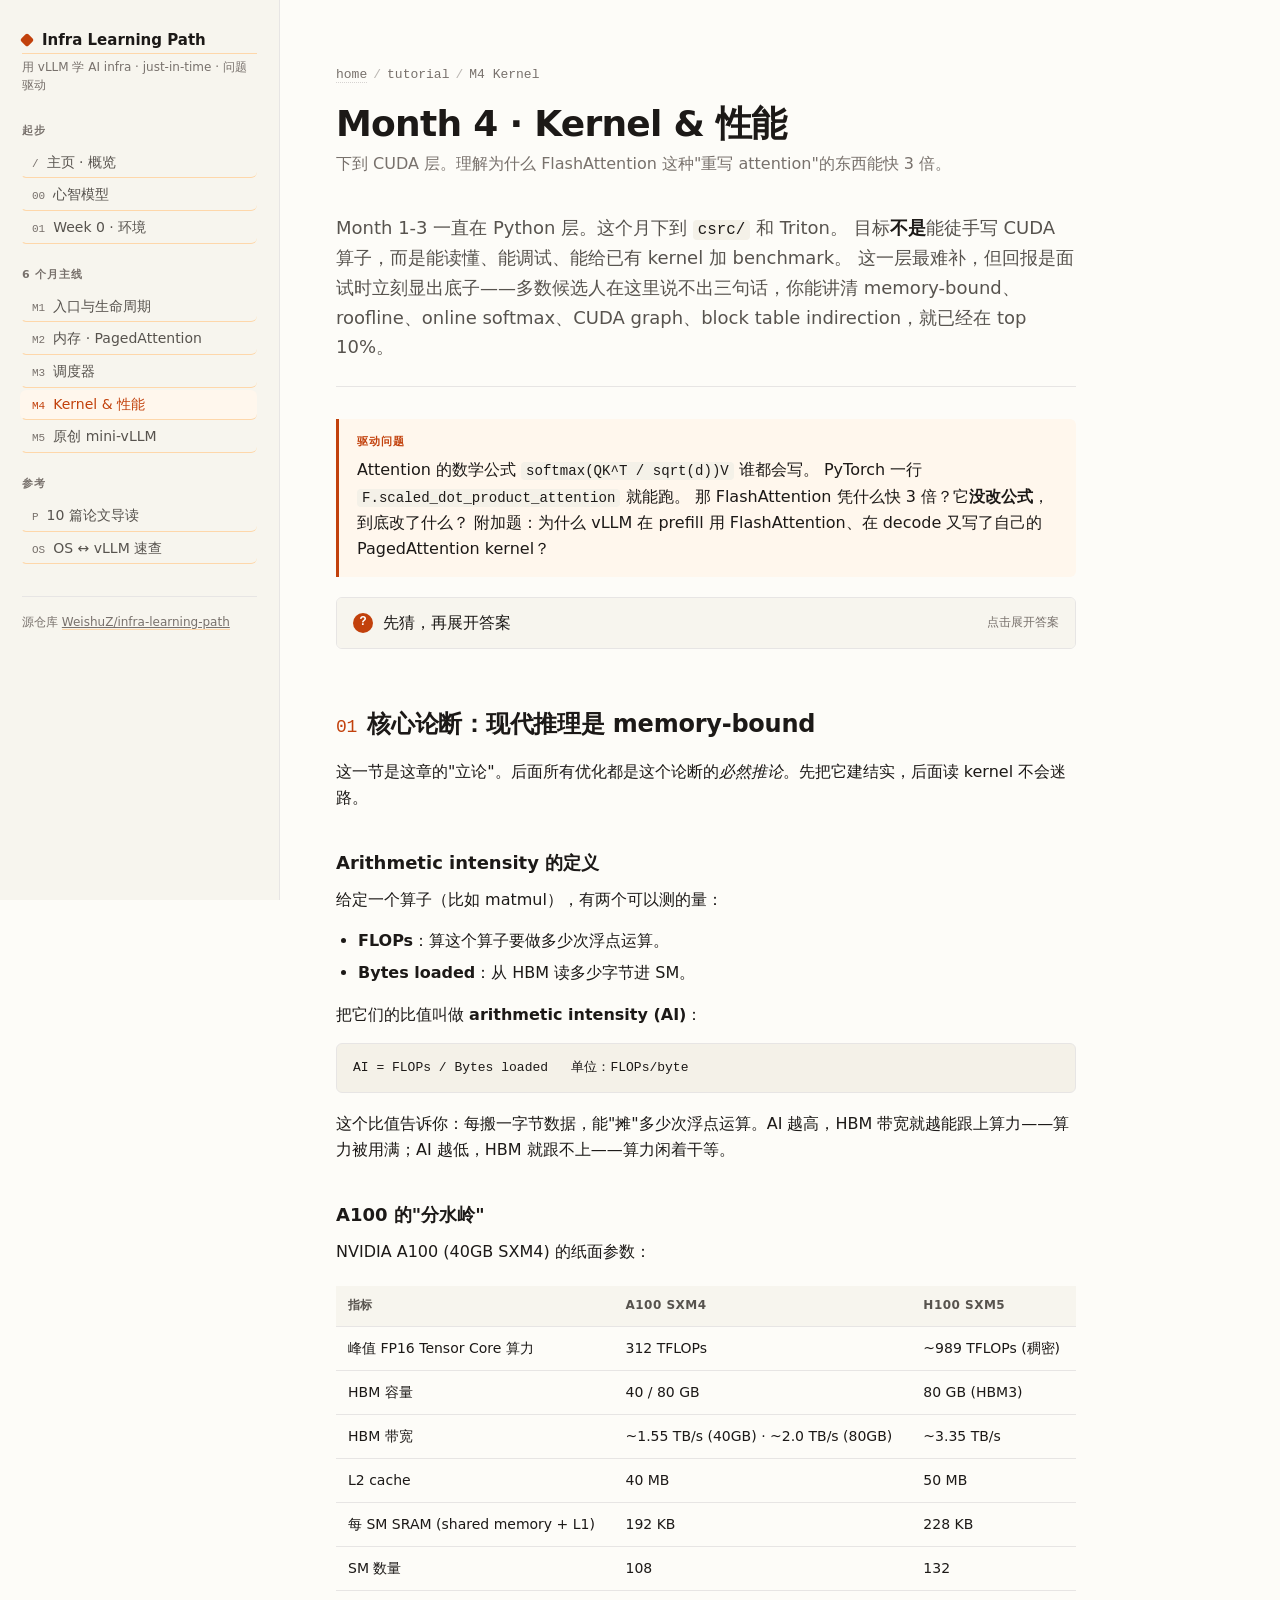
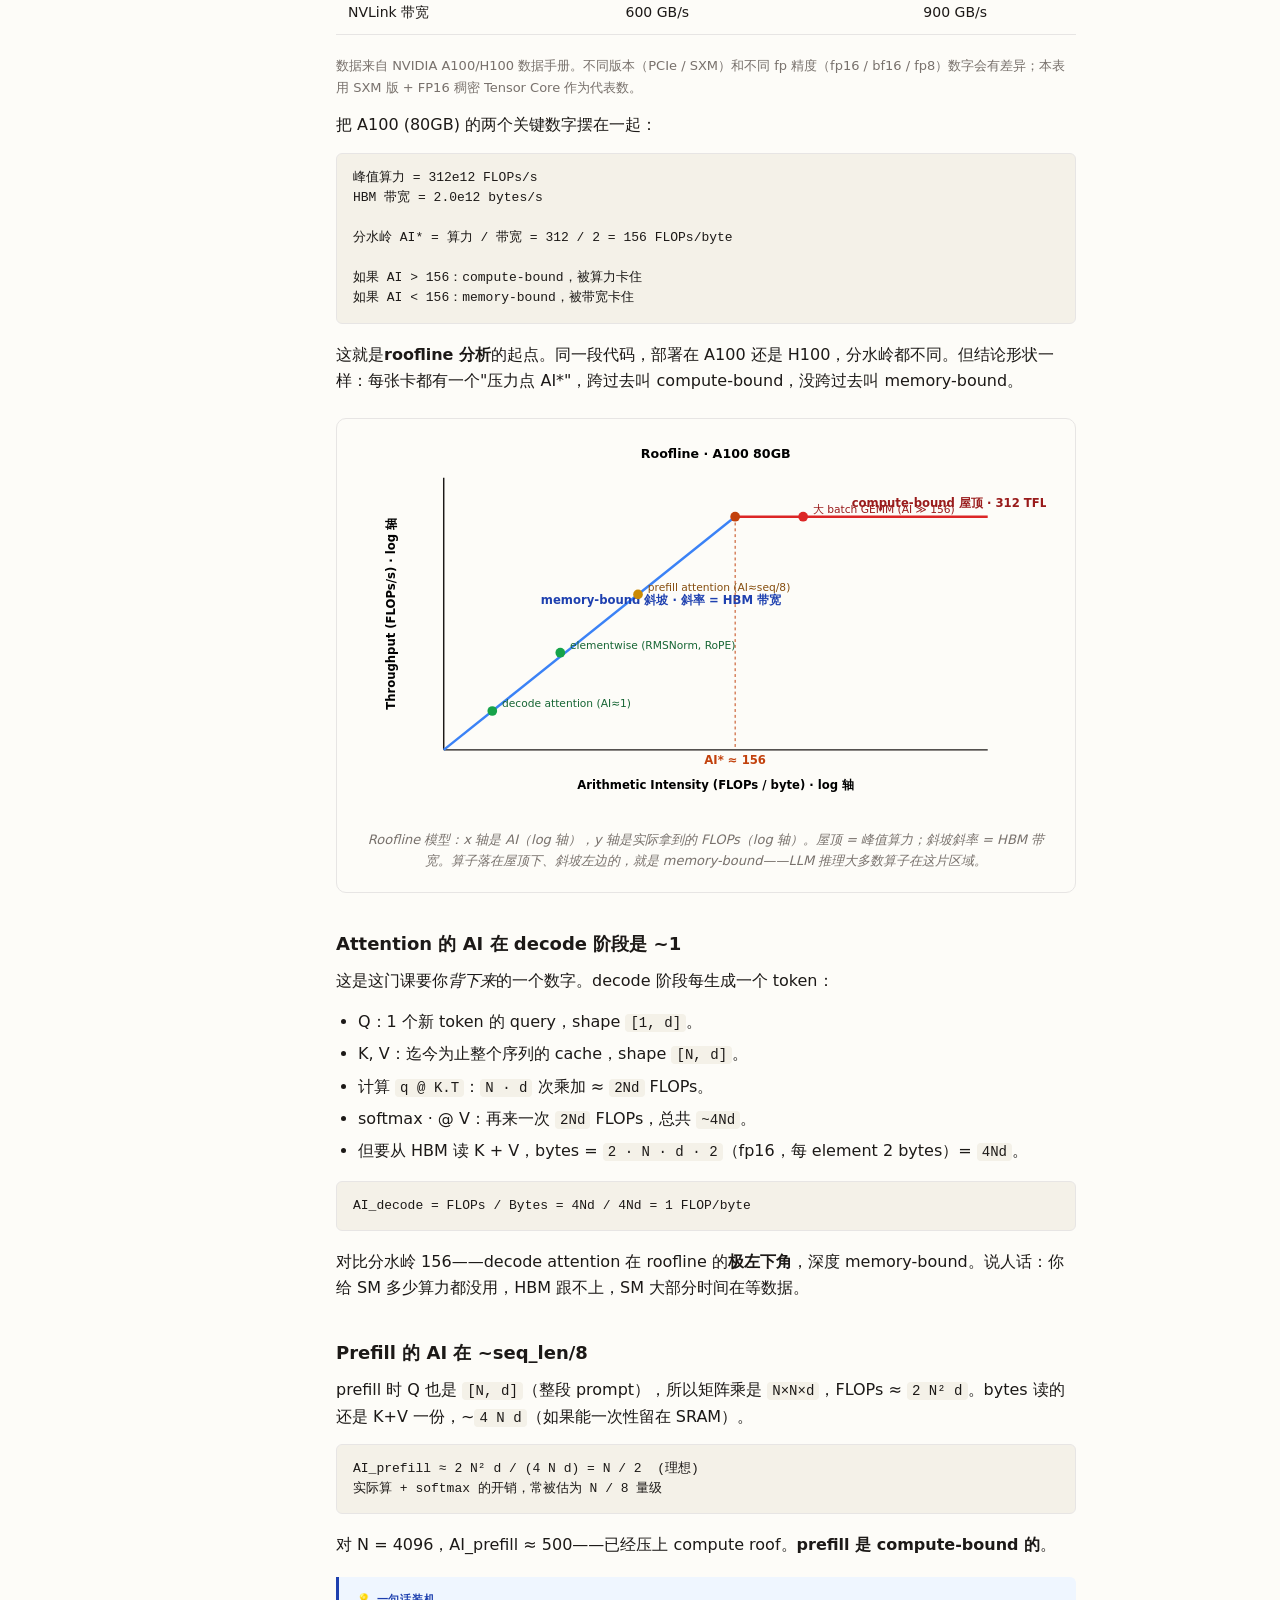
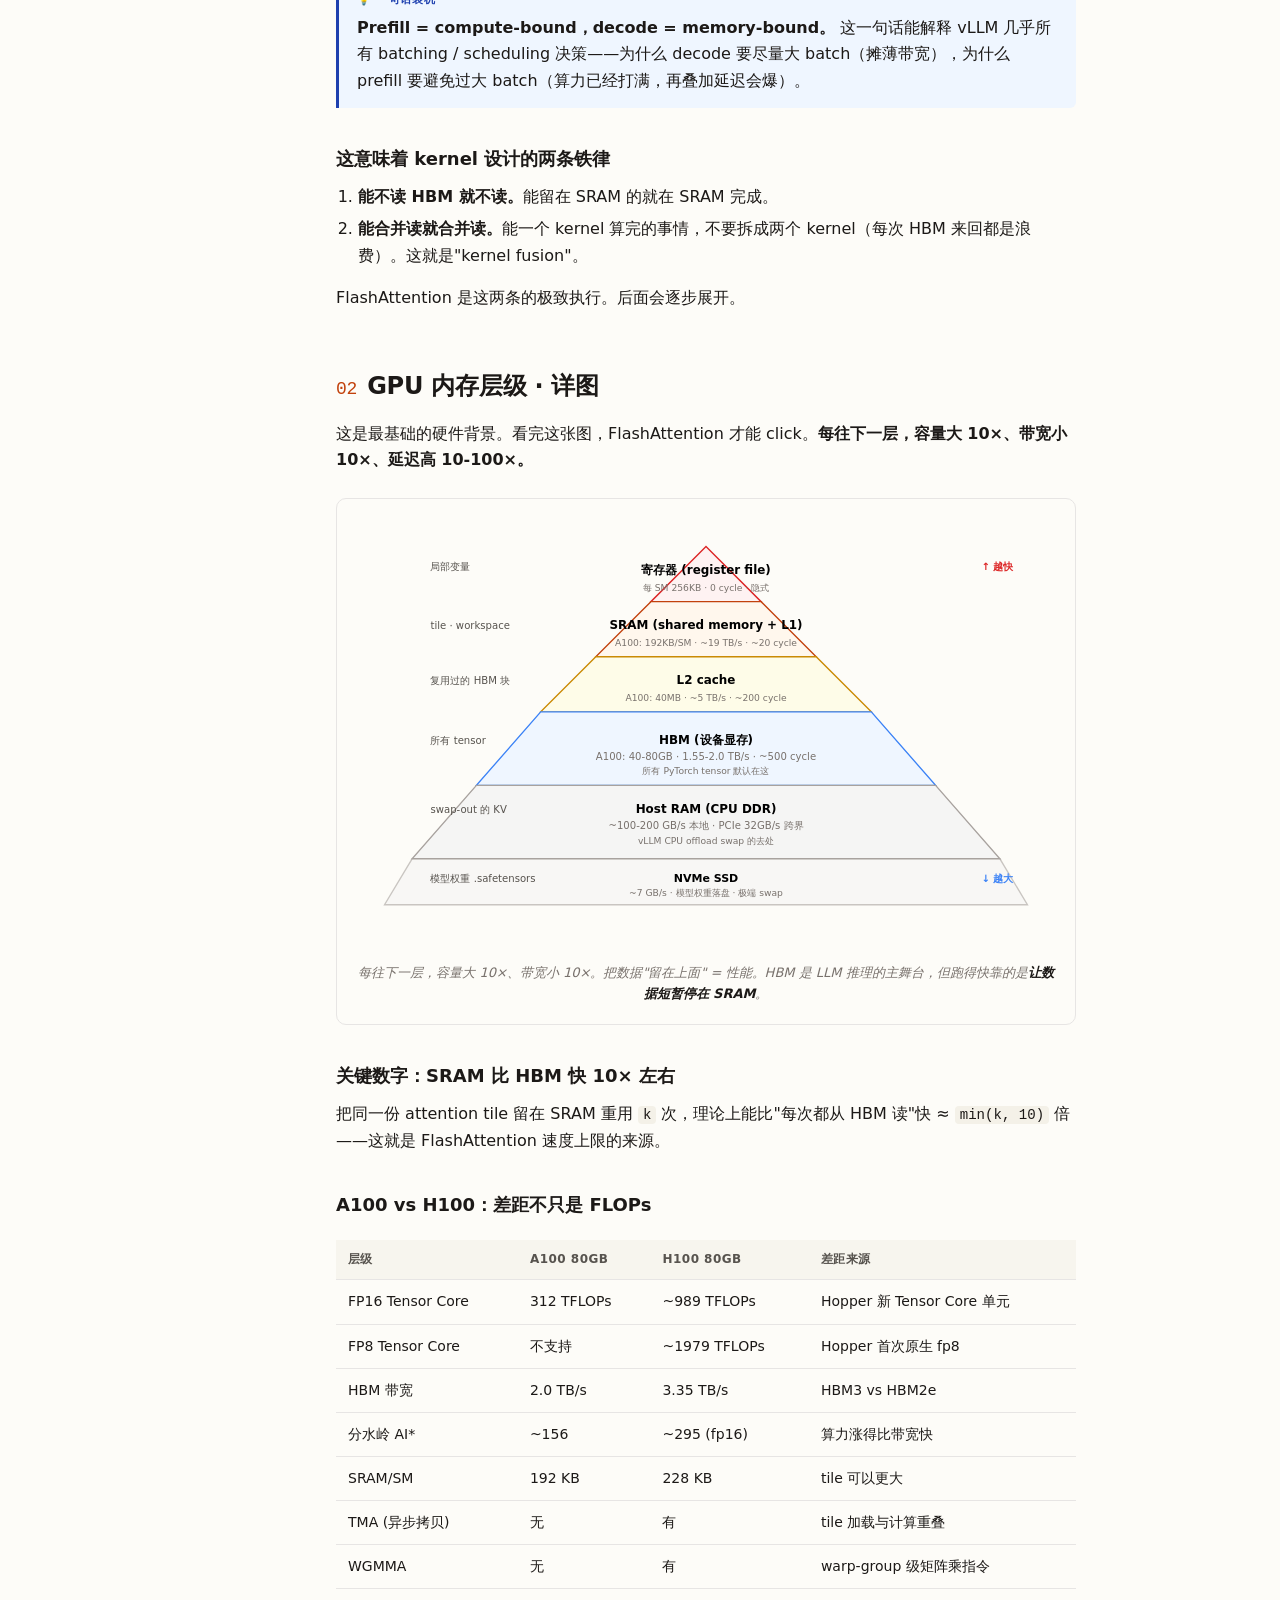
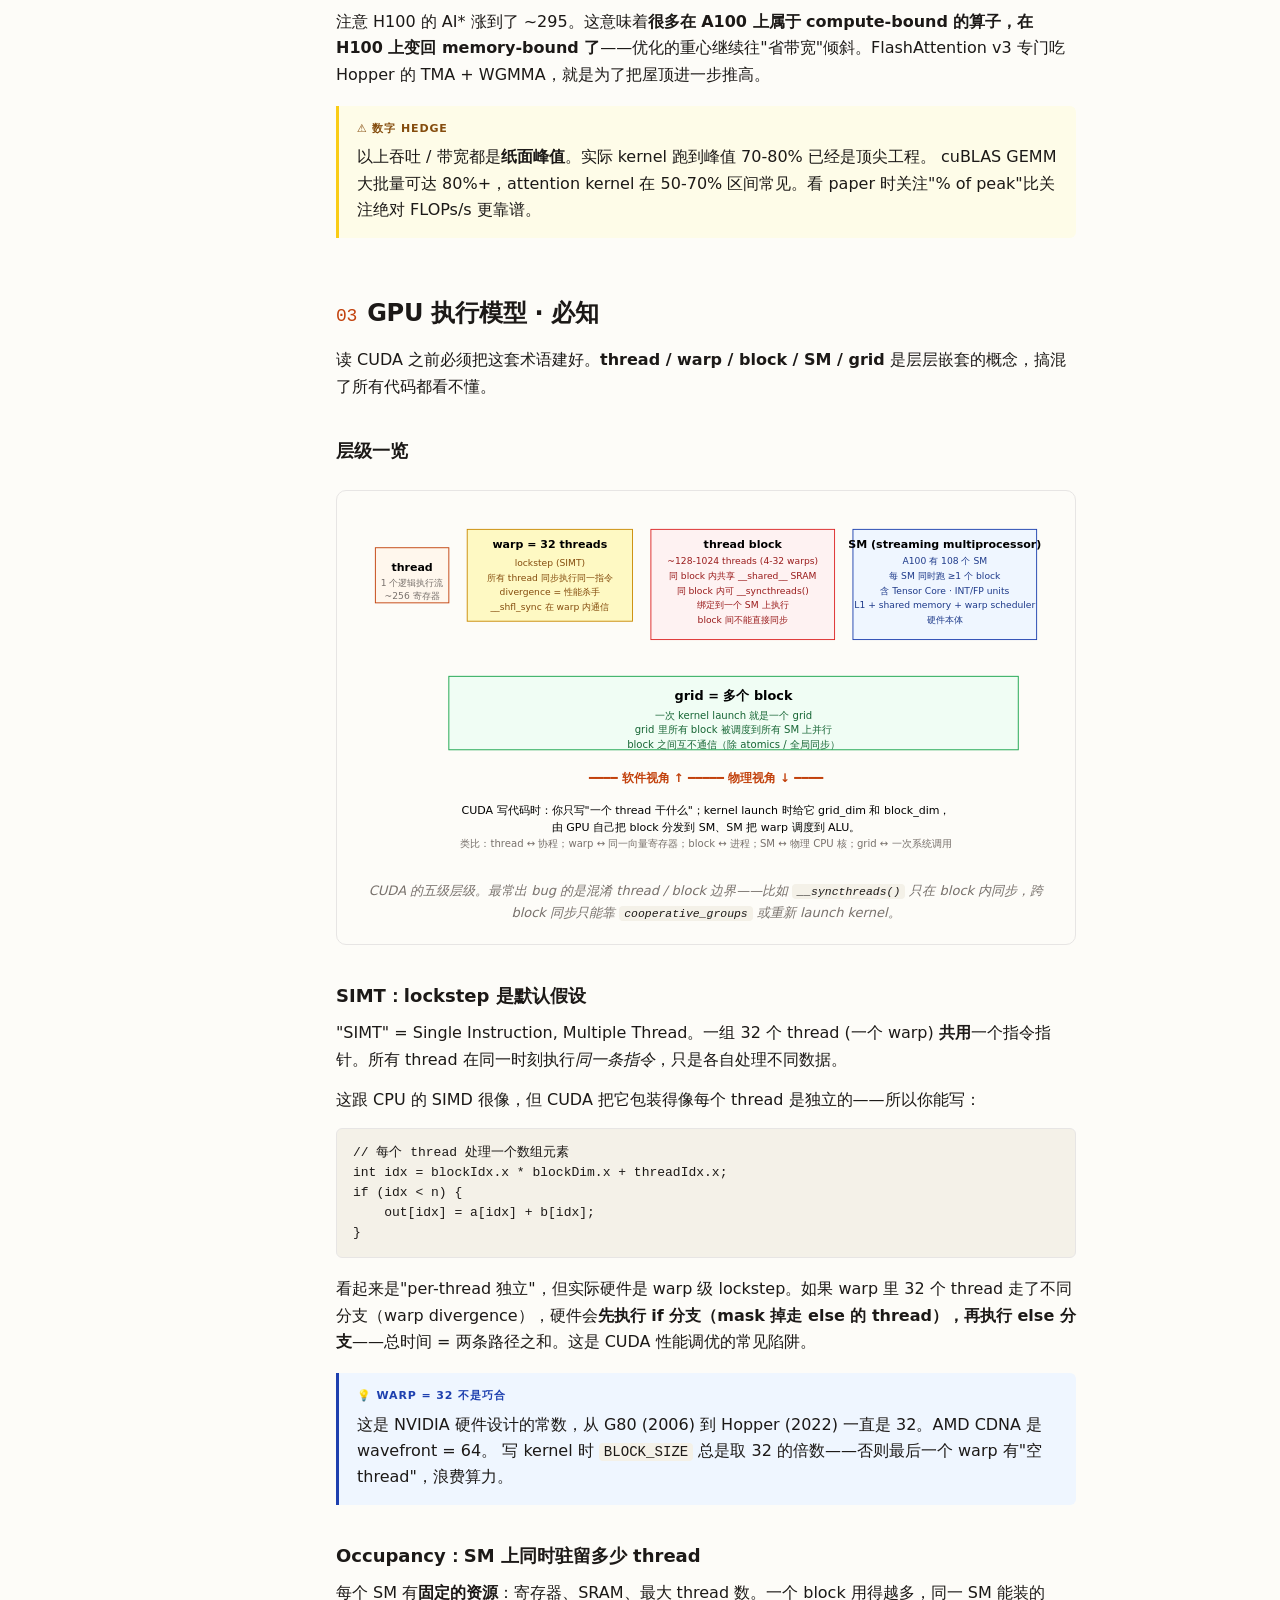
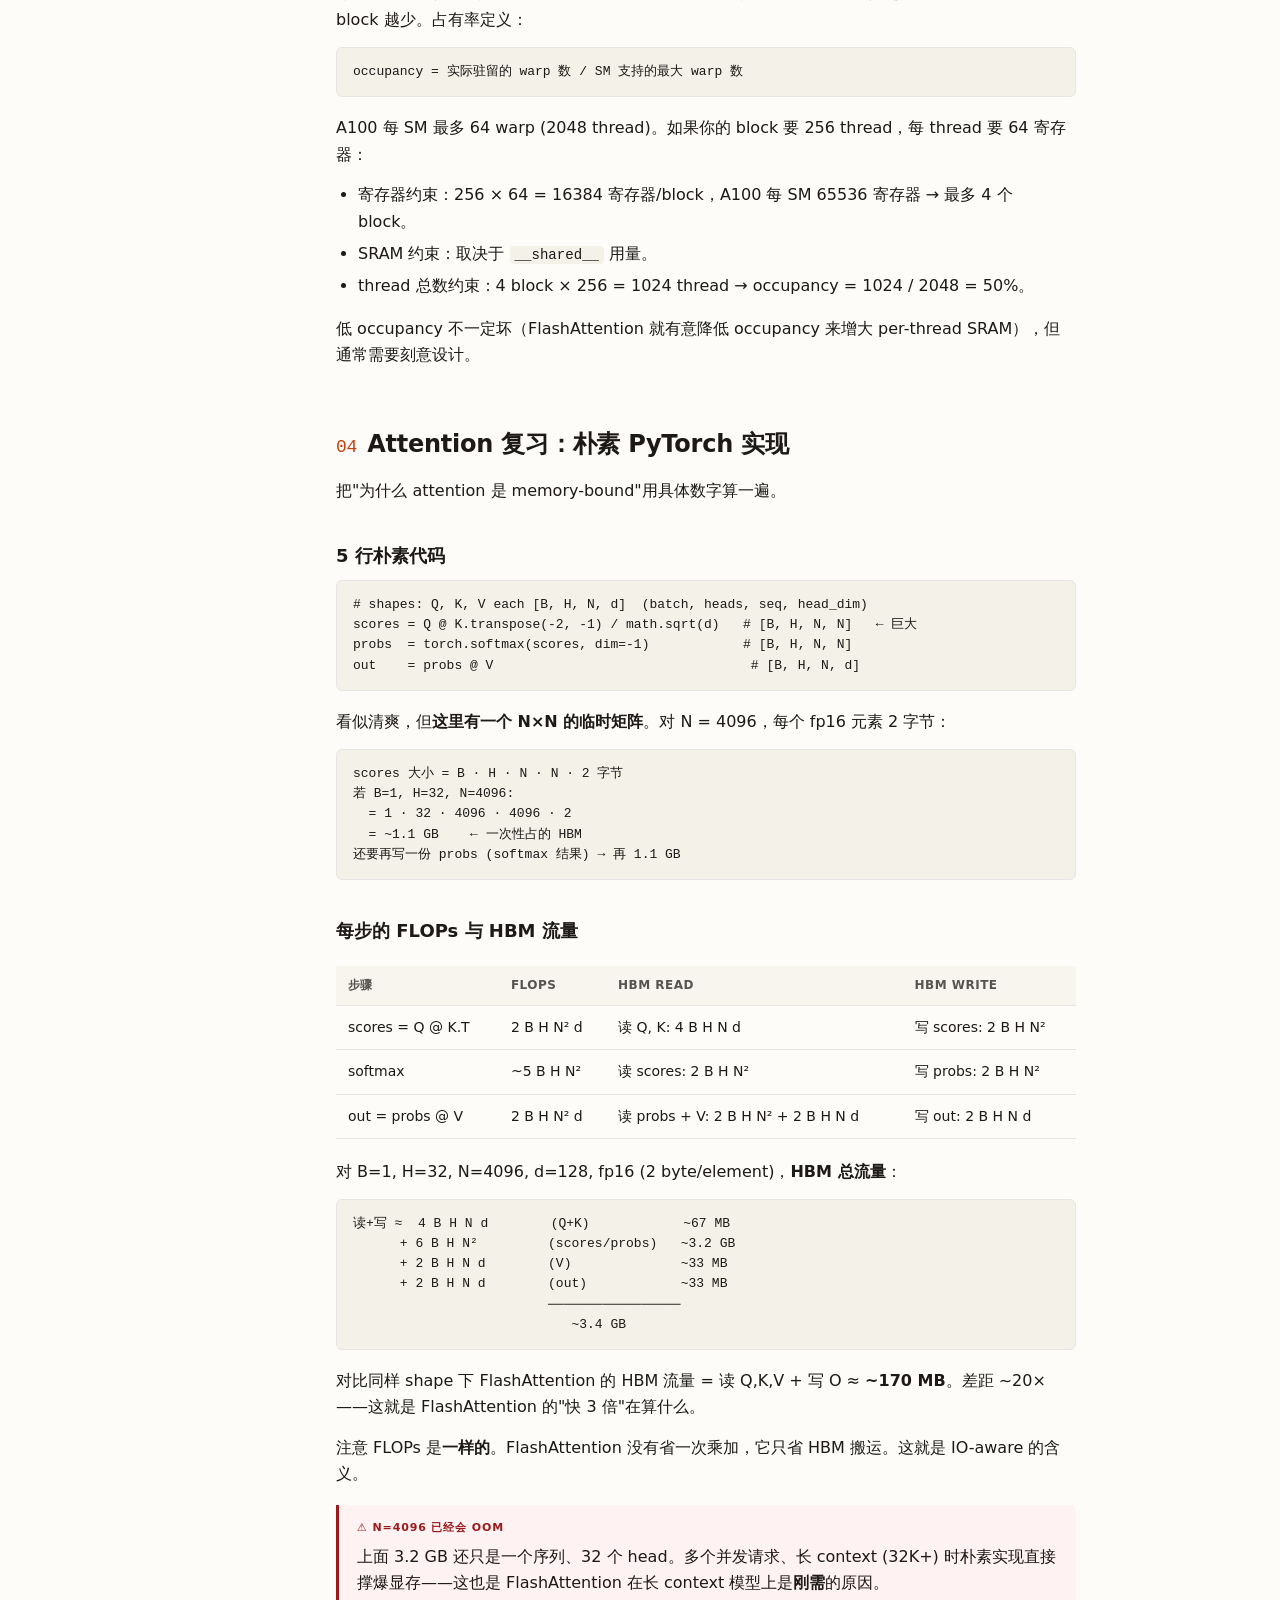
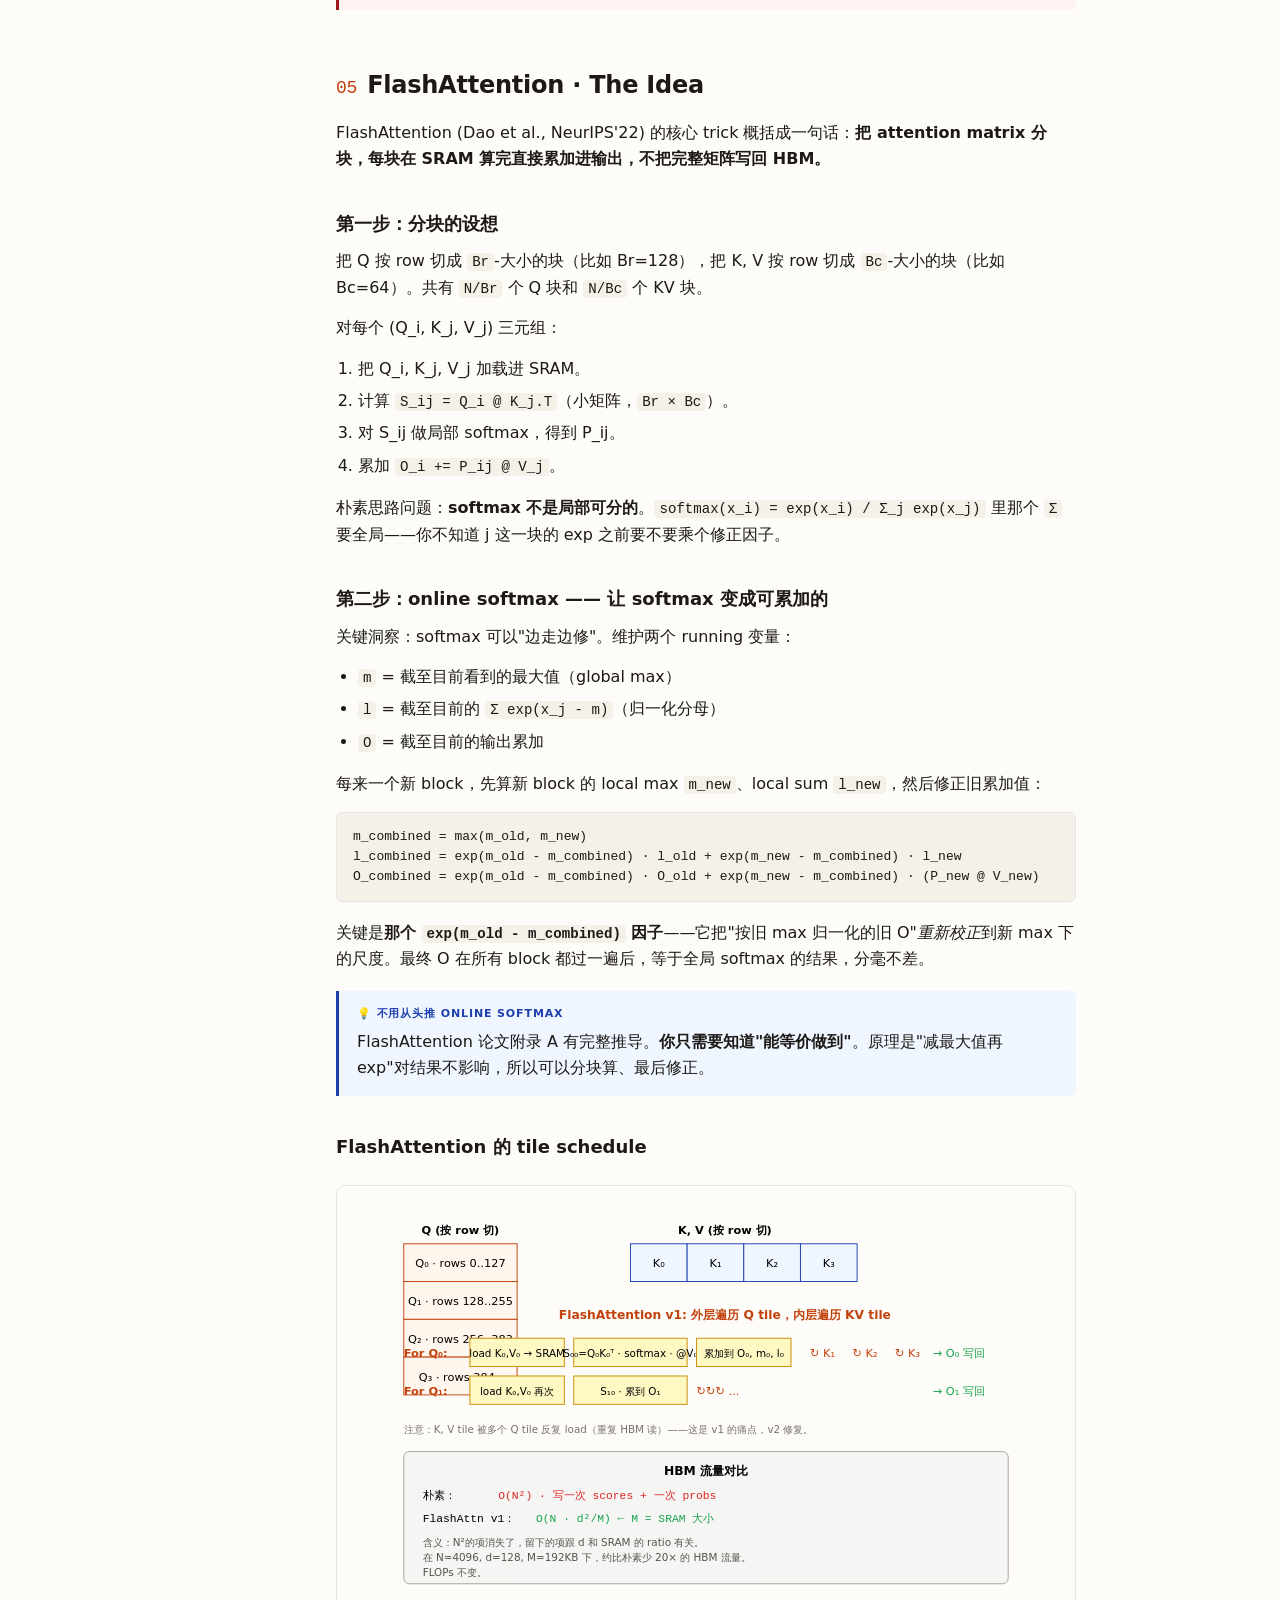
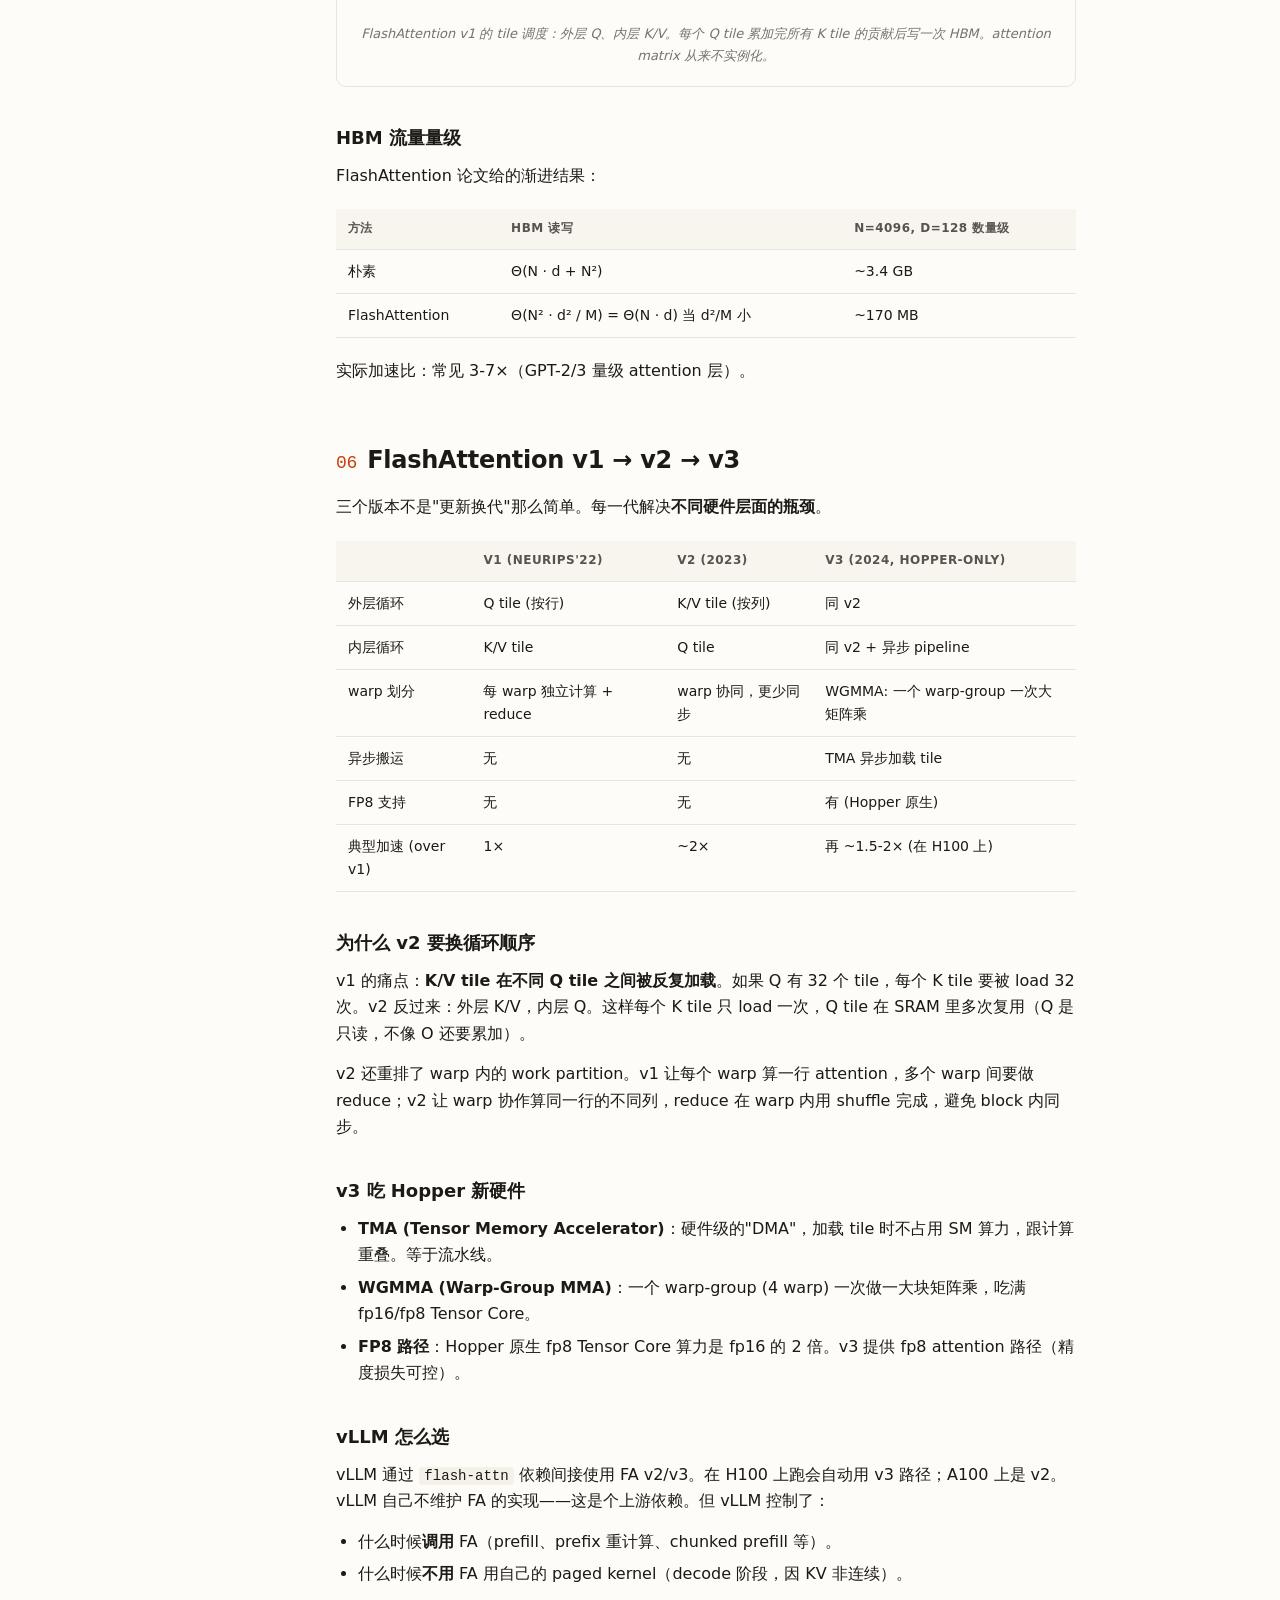
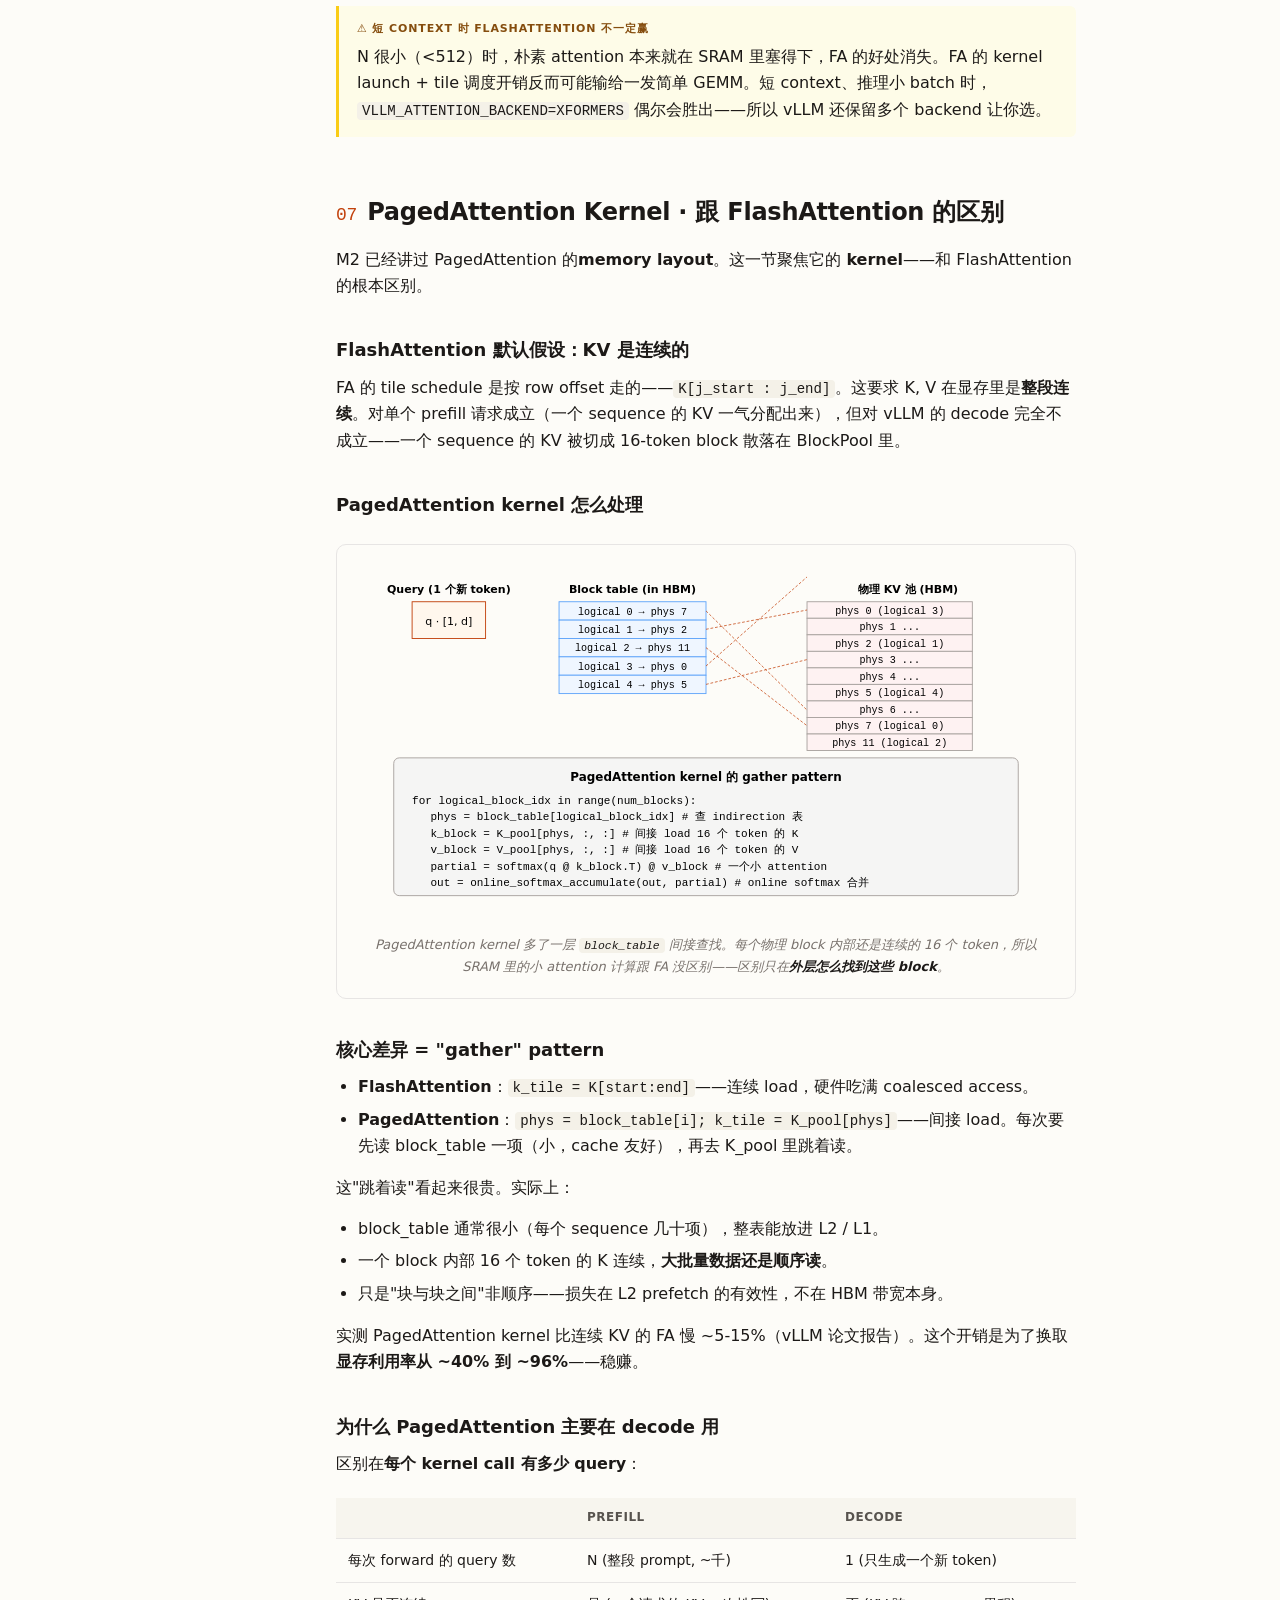
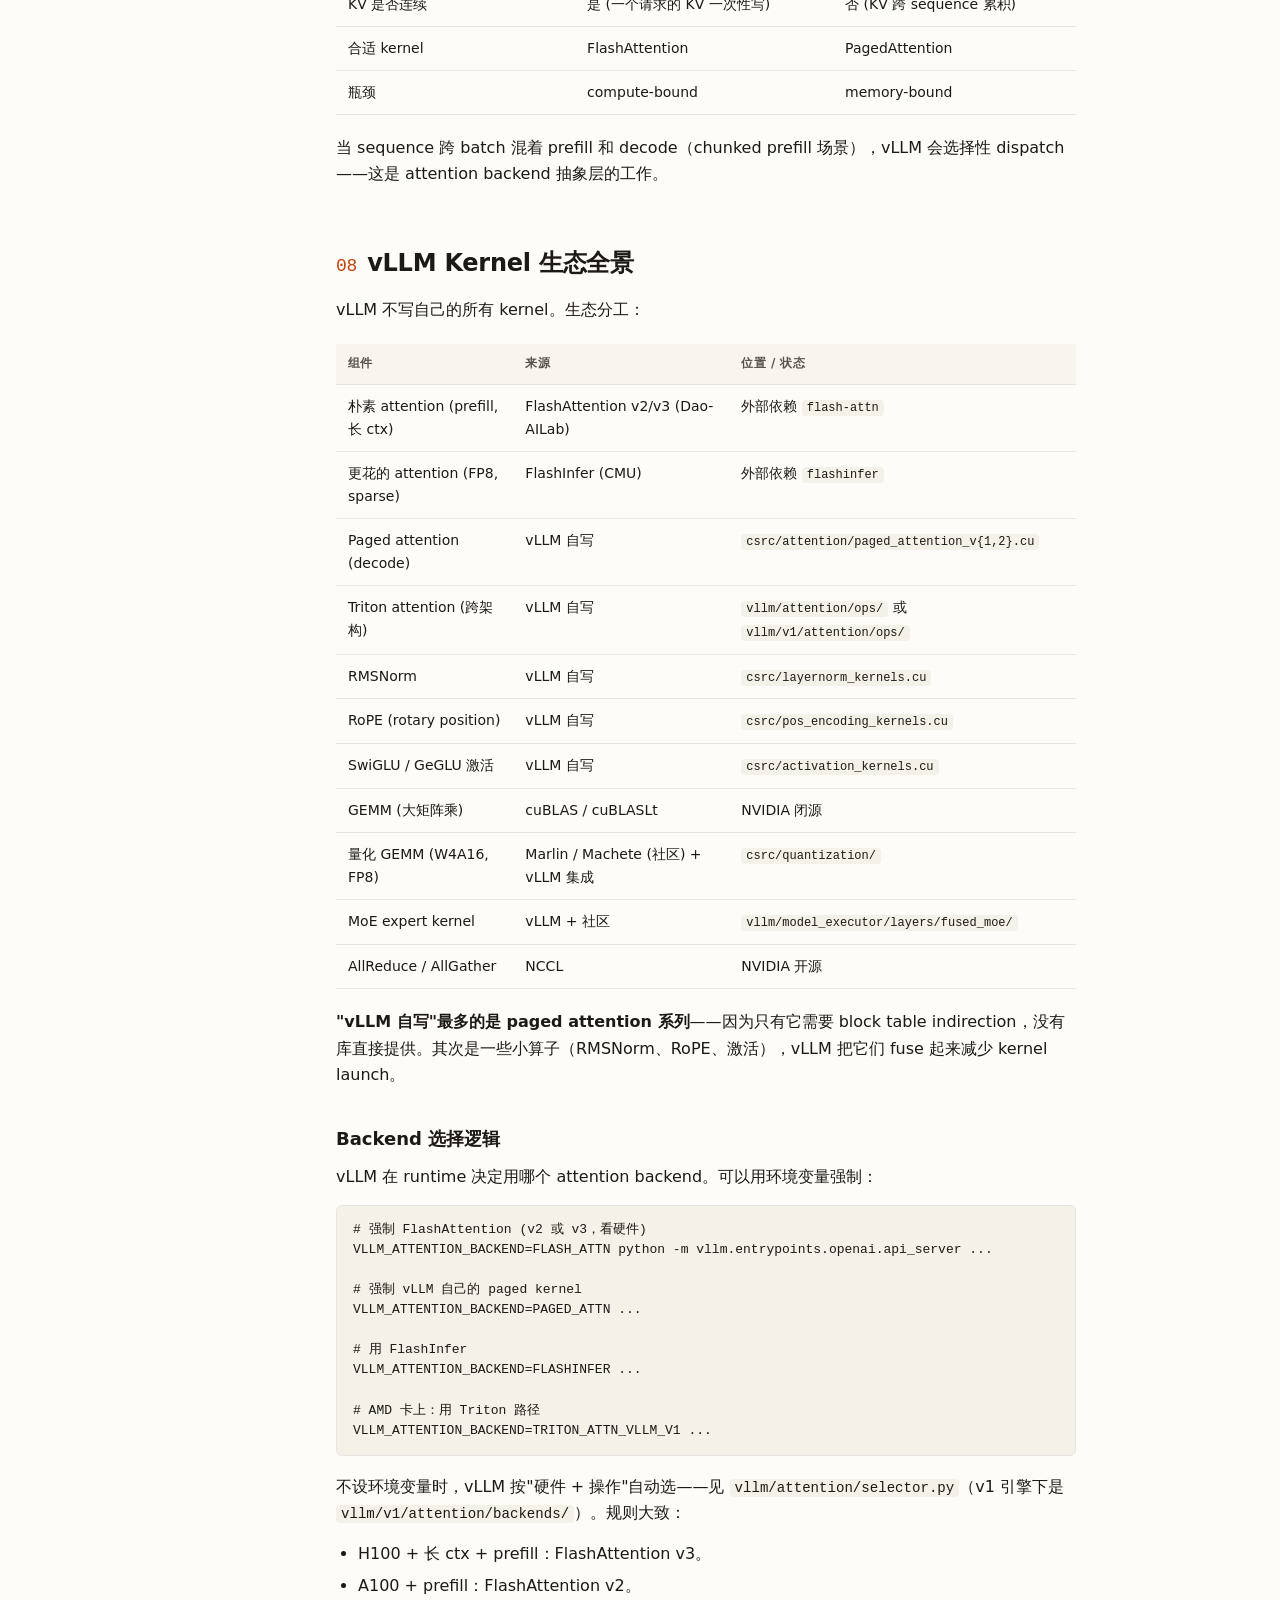
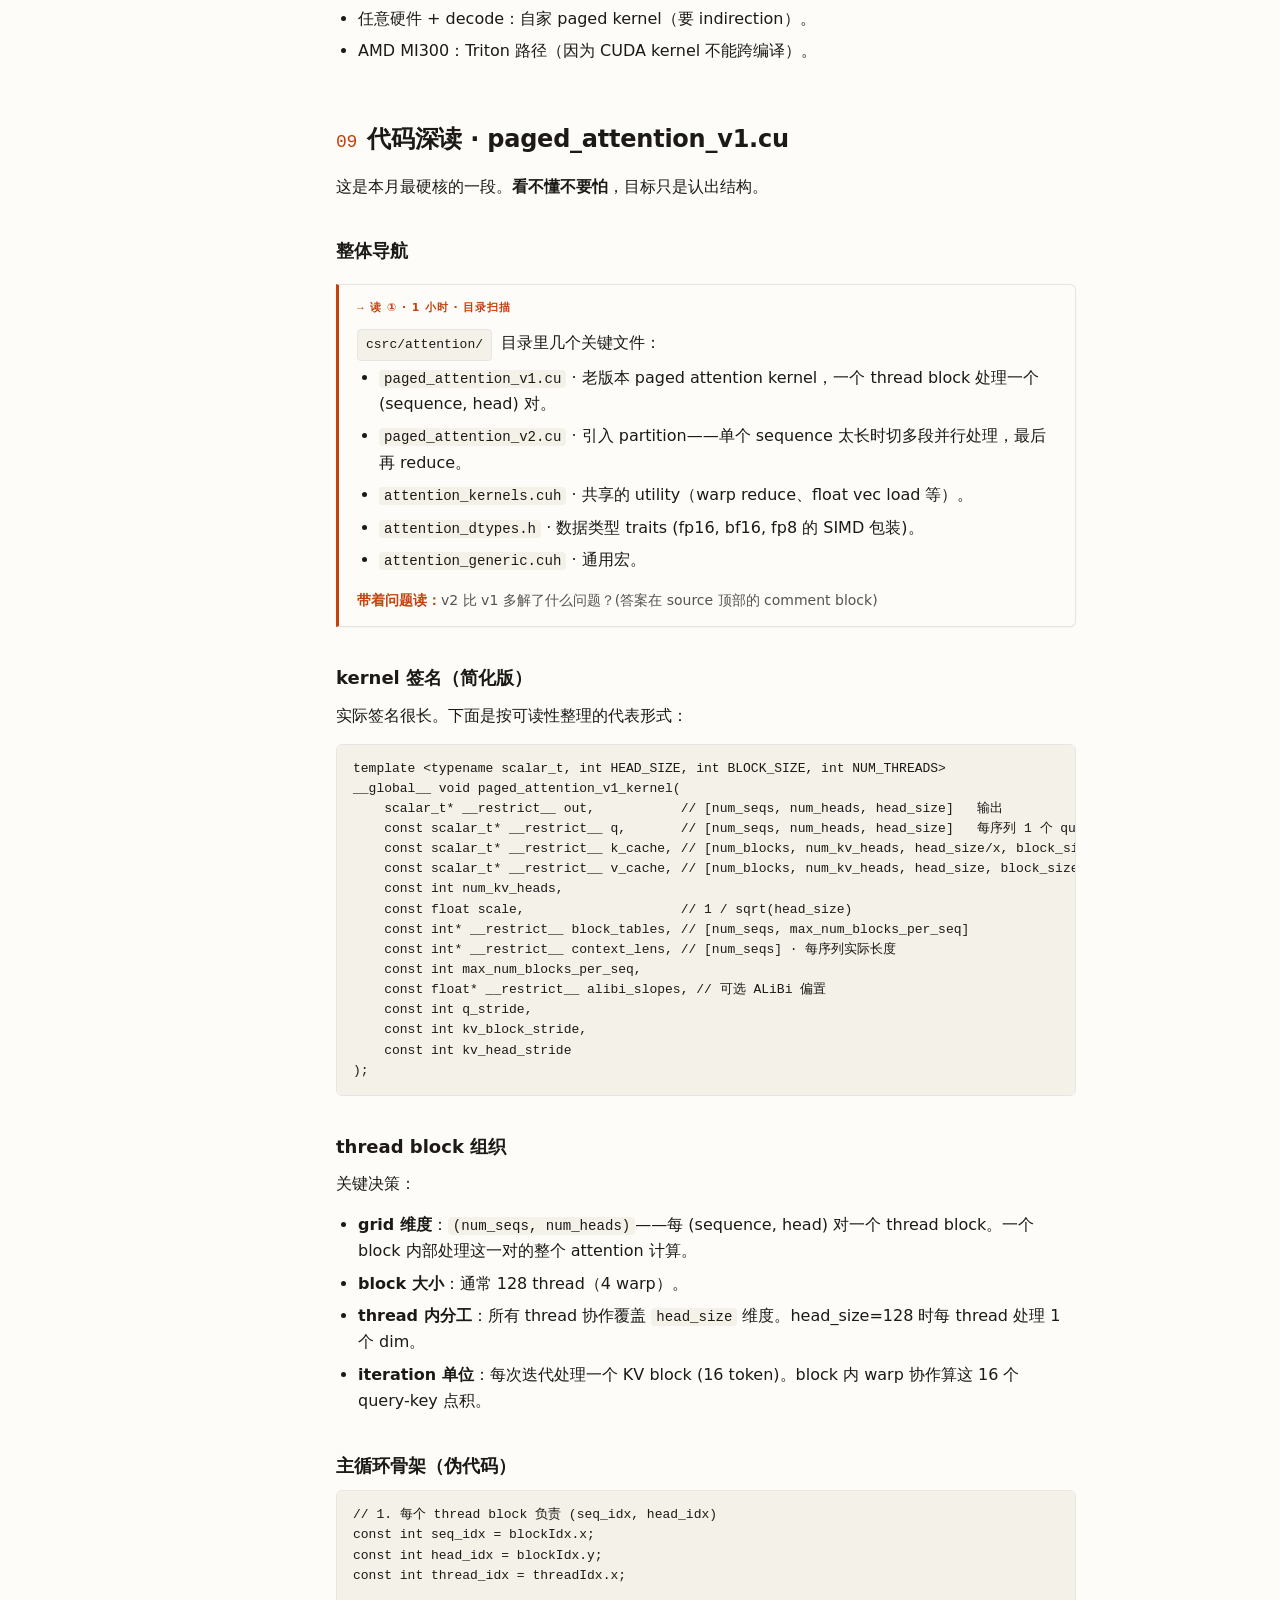
<file: tutorial/05-kernels.html>
<!doctype html>
<html lang="zh-CN">
<head>
<meta charset="utf-8" />
<meta name="viewport" content="width=device-width, initial-scale=1" />
<title>M4 · Kernel &amp; 性能 — Infra Learning Path</title>
<link rel="stylesheet" href="../assets/style.css" />
</head>
<body>

<button class="menu-btn" aria-label="菜单">☰ 目录</button>

<div class="layout">

<aside class="sidebar">
  <a href="../index.html" class="brand"><span class="dot"></span>Infra Learning Path</a>
  <div class="tagline">用 vLLM 学 AI infra · just-in-time · 问题驱动</div>
  <div class="nav-group"><div class="nav-label">起步</div><nav><ul>
    <li><a href="../index.html"><span class="idx">/</span>主页 · 概览</a></li>
    <li><a href="00-mental-model.html"><span class="idx">00</span>心智模型</a></li>
    <li><a href="01-setup.html"><span class="idx">01</span>Week 0 · 环境</a></li>
  </ul></nav></div>
  <div class="nav-group"><div class="nav-label">6 个月主线</div><nav><ul>
    <li><a href="02-entrypoints.html"><span class="idx">M1</span>入口与生命周期</a></li>
    <li><a href="03-memory.html"><span class="idx">M2</span>内存 · PagedAttention</a></li>
    <li><a href="04-scheduler.html"><span class="idx">M3</span>调度器</a></li>
    <li><a href="05-kernels.html"><span class="idx">M4</span>Kernel &amp; 性能</a></li>
    <li><a href="06-mini-vllm.html"><span class="idx">M5</span>原创 mini-vLLM</a></li>
  </ul></nav></div>
  <div class="nav-group"><div class="nav-label">参考</div><nav><ul>
    <li><a href="07-papers.html"><span class="idx">P</span>10 篇论文导读</a></li>
    <li><a href="08-os-bridge.html"><span class="idx">OS</span>OS ↔ vLLM 速查</a></li>
  </ul></nav></div>
  <div class="foot">源仓库 <a href="https://github.com/WeishuZ/infra-learning-path" target="_blank" rel="noopener">WeishuZ/infra-learning-path</a></div>
</aside>

<main class="content">

<div class="crumbs">
  <a href="../index.html">home</a><span class="sep">/</span>tutorial<span class="sep">/</span>M4 Kernel
</div>

<h1 class="page-title">Month 4 · Kernel &amp; 性能</h1>
<p class="page-sub">下到 CUDA 层。理解为什么 FlashAttention 这种"重写 attention"的东西能快 3 倍。</p>

<p class="lede">
  Month 1-3 一直在 Python 层。这个月下到 <code>csrc/</code> 和 Triton。
  目标<strong>不是</strong>能徒手写 CUDA 算子，而是能读懂、能调试、能给已有 kernel 加 benchmark。
  这一层最难补，但回报是面试时立刻显出底子——多数候选人在这里说不出三句话，你能讲清 memory-bound、roofline、online softmax、CUDA graph、block table indirection，就已经在 top 10%。
</p>

<div class="callout q">
  <div class="label">驱动问题</div>
  Attention 的数学公式 <code>softmax(QK^T / sqrt(d))V</code> 谁都会写。
  PyTorch 一行 <code>F.scaled_dot_product_attention</code> 就能跑。
  那 FlashAttention 凭什么快 3 倍？它<strong>没改公式</strong>，到底改了什么？
  附加题：为什么 vLLM 在 prefill 用 FlashAttention、在 decode 又写了自己的 PagedAttention kernel？
</div>

<details class="predict">
  <summary>先猜，再展开答案</summary>
  <div class="body">
    <p><strong>关键洞察：现代 GPU 的瓶颈不是算力，是显存带宽。</strong></p>
    <p>朴素 attention 要把 N×N 的 attention matrix 实例化在 HBM（GPU 主显存）。
    对 N=4096，这个矩阵 16M 个 float，一来一回搬 64MB 数据。
    SM (compute unit) 大部分时间在<strong>等显存</strong>，不在算。</p>
    <p>FlashAttention 的做法：</p>
    <ol>
      <li>把 Q、K、V 切成 tile，每次只把一对 tile 加载到 SRAM（GPU 内 L1 级缓存，几十 KB，巨快）。</li>
      <li>在 SRAM 里算完这对 tile 的部分 attention，<strong>累加</strong>到输出。</li>
      <li>用"online softmax"技巧让 tile-by-tile 计算等价于一次性算。</li>
      <li>从头到尾 attention matrix 不实例化，只有最终 O 矩阵搬回 HBM。</li>
    </ol>
    <p>本质 = <strong>IO-aware</strong>，工艺级地少搬数据。算力没省，但显存搬运省了一个数量级。</p>
    <p>而 PagedAttention 多解了一个问题：KV 不再是连续显存，是一堆物理块。kernel 得能从 block table <em>聚集</em>（gather）KV，FlashAttention 默认不支持。所以 vLLM 给 decode 写了专门的 paged kernel；prefill 阶段一个请求的 KV 还是连续的，能直接用 FlashAttention。</p>
  </div>
</details>

<h2><span class="num">01</span>核心论断：现代推理是 memory-bound</h2>

<p>这一节是这章的"立论"。后面所有优化都是这个论断的<em>必然推论</em>。先把它建结实，后面读 kernel 不会迷路。</p>

<h3>Arithmetic intensity 的定义</h3>

<p>给定一个算子（比如 matmul），有两个可以测的量：</p>

<ul>
  <li><strong>FLOPs</strong>：算这个算子要做多少次浮点运算。</li>
  <li><strong>Bytes loaded</strong>：从 HBM 读多少字节进 SM。</li>
</ul>

<p>把它们的比值叫做 <strong>arithmetic intensity (AI)</strong>：</p>

<pre><code>AI = FLOPs / Bytes loaded   单位：FLOPs/byte</code></pre>

<p>这个比值告诉你：每搬一字节数据，能"摊"多少次浮点运算。AI 越高，HBM 带宽就越能跟上算力——算力被用满；AI 越低，HBM 就跟不上——算力闲着干等。</p>

<h3>A100 的"分水岭"</h3>

<p>NVIDIA A100 (40GB SXM4) 的纸面参数：</p>

<table>
  <thead><tr><th>指标</th><th>A100 SXM4</th><th>H100 SXM5</th></tr></thead>
  <tbody>
    <tr><td>峰值 FP16 Tensor Core 算力</td><td>312 TFLOPs</td><td>~989 TFLOPs (稠密)</td></tr>
    <tr><td>HBM 容量</td><td>40 / 80 GB</td><td>80 GB (HBM3)</td></tr>
    <tr><td>HBM 带宽</td><td>~1.55 TB/s (40GB) · ~2.0 TB/s (80GB)</td><td>~3.35 TB/s</td></tr>
    <tr><td>L2 cache</td><td>40 MB</td><td>50 MB</td></tr>
    <tr><td>每 SM SRAM (shared memory + L1)</td><td>192 KB</td><td>228 KB</td></tr>
    <tr><td>SM 数量</td><td>108</td><td>132</td></tr>
    <tr><td>NVLink 带宽</td><td>600 GB/s</td><td>900 GB/s</td></tr>
  </tbody>
</table>

<p class="muted small">数据来自 NVIDIA A100/H100 数据手册。不同版本（PCIe / SXM）和不同 fp 精度（fp16 / bf16 / fp8）数字会有差异；本表用 SXM 版 + FP16 稠密 Tensor Core 作为代表数。</p>

<p>把 A100 (80GB) 的两个关键数字摆在一起：</p>

<pre><code>峰值算力 = 312e12 FLOPs/s
HBM 带宽 = 2.0e12 bytes/s

分水岭 AI* = 算力 / 带宽 = 312 / 2 = 156 FLOPs/byte

如果 AI > 156：compute-bound，被算力卡住
如果 AI < 156：memory-bound，被带宽卡住</code></pre>

<p>这就是<strong>roofline 分析</strong>的起点。同一段代码，部署在 A100 还是 H100，分水岭都不同。但结论形状一样：每张卡都有一个"压力点 AI*"，跨过去叫 compute-bound，没跨过去叫 memory-bound。</p>

<div class="diagram">
  <svg viewBox="0 0 700 380" xmlns="http://www.w3.org/2000/svg" style="max-width:680px;">
    <g font-family="ui-sans-serif, system-ui" font-size="12">
      <!-- axes -->
      <line x1="80" y1="320" x2="640" y2="320" stroke="#1c1917" stroke-width="1.5"/>
      <line x1="80" y1="320" x2="80" y2="40" stroke="#1c1917" stroke-width="1.5"/>
      <text x="360" y="360" text-anchor="middle" font-weight="600">Arithmetic Intensity (FLOPs / byte) · log 轴</text>
      <text x="30" y="180" text-anchor="middle" font-weight="600" transform="rotate(-90 30 180)">Throughput (FLOPs/s) · log 轴</text>

      <!-- memory-bound slope -->
      <line x1="80" y1="320" x2="380" y2="80" stroke="#3b82f6" stroke-width="2.5"/>
      <text x="180" y="170" fill="#1e40af" font-weight="600">memory-bound 斜坡 · 斜率 = HBM 带宽</text>

      <!-- compute-bound ceiling -->
      <line x1="380" y1="80" x2="640" y2="80" stroke="#dc2626" stroke-width="2.5"/>
      <text x="500" y="70" fill="#991b1b" font-weight="600">compute-bound 屋顶 · 312 TFLOPs</text>

      <!-- intersection -->
      <circle cx="380" cy="80" r="5" fill="#c2410c"/>
      <line x1="380" y1="80" x2="380" y2="320" stroke="#c2410c" stroke-width="1" stroke-dasharray="3 3"/>
      <text x="380" y="335" text-anchor="middle" fill="#c2410c" font-weight="600">AI* ≈ 156</text>

      <!-- operator dots -->
      <circle cx="130" cy="280" r="5" fill="#16a34a"/>
      <text x="140" y="276" fill="#166534" font-size="11">decode attention (AI≈1)</text>

      <circle cx="200" cy="220" r="5" fill="#16a34a"/>
      <text x="210" y="216" fill="#166534" font-size="11">elementwise (RMSNorm, RoPE)</text>

      <circle cx="280" cy="160" r="5" fill="#ca8a04"/>
      <text x="290" y="156" fill="#854d0e" font-size="11">prefill attention (AI≈seq/8)</text>

      <circle cx="450" cy="80" r="5" fill="#dc2626"/>
      <text x="460" y="76" fill="#991b1b" font-size="11">大 batch GEMM (AI ≫ 156)</text>

      <text x="360" y="20" text-anchor="middle" font-size="13" font-weight="700">Roofline · A100 80GB</text>
    </g>
  </svg>
  <div class="caption">Roofline 模型：x 轴是 AI（log 轴），y 轴是实际拿到的 FLOPs（log 轴）。屋顶 = 峰值算力；斜坡斜率 = HBM 带宽。算子落在屋顶下、斜坡左边的，就是 memory-bound——LLM 推理大多数算子在这片区域。</div>
</div>

<h3>Attention 的 AI 在 decode 阶段是 ~1</h3>

<p>这是这门课要你<em>背下来</em>的一个数字。decode 阶段每生成一个 token：</p>

<ul>
  <li>Q：1 个新 token 的 query，shape <code>[1, d]</code>。</li>
  <li>K, V：迄今为止整个序列的 cache，shape <code>[N, d]</code>。</li>
  <li>计算 <code>q @ K.T</code>：<code>N · d</code> 次乘加 ≈ <code>2Nd</code> FLOPs。</li>
  <li>softmax · @ V：再来一次 <code>2Nd</code> FLOPs，总共 <code>~4Nd</code>。</li>
  <li>但要从 HBM 读 K + V，bytes = <code>2 · N · d · 2</code>（fp16，每 element 2 bytes）= <code>4Nd</code>。</li>
</ul>

<pre><code>AI_decode = FLOPs / Bytes = 4Nd / 4Nd = 1 FLOP/byte</code></pre>

<p>对比分水岭 156——decode attention 在 roofline 的<strong>极左下角</strong>，深度 memory-bound。说人话：你给 SM 多少算力都没用，HBM 跟不上，SM 大部分时间在等数据。</p>

<h3>Prefill 的 AI 在 ~seq_len/8</h3>

<p>prefill 时 Q 也是 <code>[N, d]</code>（整段 prompt），所以矩阵乘是 <code>N×N×d</code>，FLOPs ≈ <code>2 N² d</code>。bytes 读的还是 K+V 一份，~<code>4 N d</code>（如果能一次性留在 SRAM）。</p>

<pre><code>AI_prefill ≈ 2 N² d / (4 N d) = N / 2  (理想)
实际算 + softmax 的开销，常被估为 N / 8 量级</code></pre>

<p>对 N = 4096，AI_prefill ≈ 500——已经压上 compute roof。<strong>prefill 是 compute-bound 的</strong>。</p>

<div class="callout tip">
  <div class="label">💡 一句话装机</div>
  <strong>Prefill = compute-bound，decode = memory-bound。</strong>
  这一句话能解释 vLLM 几乎所有 batching / scheduling 决策——为什么 decode 要尽量大 batch（摊薄带宽），为什么 prefill 要避免过大 batch（算力已经打满，再叠加延迟会爆）。
</div>

<h3>这意味着 kernel 设计的两条铁律</h3>

<ol>
  <li><strong>能不读 HBM 就不读。</strong>能留在 SRAM 的就在 SRAM 完成。</li>
  <li><strong>能合并读就合并读。</strong>能一个 kernel 算完的事情，不要拆成两个 kernel（每次 HBM 来回都是浪费）。这就是"kernel fusion"。</li>
</ol>

<p>FlashAttention 是这两条的极致执行。后面会逐步展开。</p>

<h2><span class="num">02</span>GPU 内存层级 · 详图</h2>

<p>这是最基础的硬件背景。看完这张图，FlashAttention 才能 click。<strong>每往下一层，容量大 10×、带宽小 10×、延迟高 10-100×。</strong></p>

<div class="diagram">
  <svg viewBox="0 0 760 460" xmlns="http://www.w3.org/2000/svg" style="max-width:720px;">
    <g font-family="ui-sans-serif, system-ui" font-size="12">
      <!-- pyramid -->
      <polygon points="380,30 320,90 440,90" fill="#fef2f2" stroke="#dc2626" stroke-width="1.5"/>
      <text x="380" y="60" text-anchor="middle" font-weight="700" font-size="13">寄存器 (register file)</text>
      <text x="380" y="78" text-anchor="middle" fill="#78716c" font-size="10">每 SM 256KB · 0 cycle · 隐式</text>

      <polygon points="320,90 260,150 500,150 440,90" fill="#fff7ed" stroke="#c2410c" stroke-width="1.5"/>
      <text x="380" y="120" text-anchor="middle" font-weight="700" font-size="13">SRAM (shared memory + L1)</text>
      <text x="380" y="138" text-anchor="middle" fill="#78716c" font-size="10">A100: 192KB/SM · ~19 TB/s · ~20 cycle</text>

      <polygon points="260,150 200,210 560,210 500,150" fill="#fefce8" stroke="#ca8a04" stroke-width="1.5"/>
      <text x="380" y="180" text-anchor="middle" font-weight="700" font-size="13">L2 cache</text>
      <text x="380" y="198" text-anchor="middle" fill="#78716c" font-size="10">A100: 40MB · ~5 TB/s · ~200 cycle</text>

      <polygon points="200,210 130,290 630,290 560,210" fill="#eff6ff" stroke="#3b82f6" stroke-width="1.5"/>
      <text x="380" y="245" text-anchor="middle" font-weight="700" font-size="13">HBM (设备显存)</text>
      <text x="380" y="262" text-anchor="middle" fill="#78716c" font-size="11">A100: 40-80GB · 1.55-2.0 TB/s · ~500 cycle</text>
      <text x="380" y="278" text-anchor="middle" fill="#78716c" font-size="10">所有 PyTorch tensor 默认在这</text>

      <polygon points="130,290 60,370 700,370 630,290" fill="#f5f5f4" stroke="#a8a29e" stroke-width="1.5"/>
      <text x="380" y="320" text-anchor="middle" font-weight="700" font-size="13">Host RAM (CPU DDR)</text>
      <text x="380" y="338" text-anchor="middle" fill="#78716c" font-size="11">~100-200 GB/s 本地 · PCIe 32GB/s 跨界</text>
      <text x="380" y="354" text-anchor="middle" fill="#78716c" font-size="10">vLLM CPU offload swap 的去处</text>

      <polygon points="60,370 30,420 730,420 700,370" fill="#f5f5f4" stroke="#a8a29e" stroke-width="1.5" opacity="0.6"/>
      <text x="380" y="395" text-anchor="middle" font-weight="700" font-size="12">NVMe SSD</text>
      <text x="380" y="411" text-anchor="middle" fill="#78716c" font-size="10">~7 GB/s · 模型权重落盘 · 极端 swap</text>

      <!-- labels right -->
      <text x="680" y="55" fill="#dc2626" font-size="11" font-weight="700">↑ 越快</text>
      <text x="680" y="395" fill="#3b82f6" font-size="11" font-weight="700">↓ 越大</text>

      <!-- left annotations: where common things live -->
      <g fill="#57534e" font-size="11">
        <text x="80" y="55">局部变量</text>
        <text x="80" y="120">tile · workspace</text>
        <text x="80" y="180">复用过的 HBM 块</text>
        <text x="80" y="245">所有 tensor</text>
        <text x="80" y="320">swap-out 的 KV</text>
        <text x="80" y="395">模型权重 .safetensors</text>
      </g>
    </g>
  </svg>
  <div class="caption">每往下一层，容量大 10×、带宽小 10×。把数据"留在上面" = 性能。HBM 是 LLM 推理的主舞台，但跑得快靠的是<strong>让数据短暂停在 SRAM</strong>。</div>
</div>

<h3>关键数字：SRAM 比 HBM 快 10× 左右</h3>

<p>把同一份 attention tile 留在 SRAM 重用 <code>k</code> 次，理论上能比"每次都从 HBM 读"快 ≈ <code>min(k, 10)</code> 倍——这就是 FlashAttention 速度上限的来源。</p>

<h3>A100 vs H100：差距不只是 FLOPs</h3>

<table>
  <thead><tr><th>层级</th><th>A100 80GB</th><th>H100 80GB</th><th>差距来源</th></tr></thead>
  <tbody>
    <tr><td>FP16 Tensor Core</td><td>312 TFLOPs</td><td>~989 TFLOPs</td><td>Hopper 新 Tensor Core 单元</td></tr>
    <tr><td>FP8 Tensor Core</td><td>不支持</td><td>~1979 TFLOPs</td><td>Hopper 首次原生 fp8</td></tr>
    <tr><td>HBM 带宽</td><td>2.0 TB/s</td><td>3.35 TB/s</td><td>HBM3 vs HBM2e</td></tr>
    <tr><td>分水岭 AI*</td><td>~156</td><td>~295 (fp16)</td><td>算力涨得比带宽快</td></tr>
    <tr><td>SRAM/SM</td><td>192 KB</td><td>228 KB</td><td>tile 可以更大</td></tr>
    <tr><td>TMA (异步拷贝)</td><td>无</td><td>有</td><td>tile 加载与计算重叠</td></tr>
    <tr><td>WGMMA</td><td>无</td><td>有</td><td>warp-group 级矩阵乘指令</td></tr>
  </tbody>
</table>

<p>注意 H100 的 AI* 涨到了 ~295。这意味着<strong>很多在 A100 上属于 compute-bound 的算子，在 H100 上变回 memory-bound 了</strong>——优化的重心继续往"省带宽"倾斜。FlashAttention v3 专门吃 Hopper 的 TMA + WGMMA，就是为了把屋顶进一步推高。</p>

<div class="callout warn">
  <div class="label">⚠ 数字 hedge</div>
  以上吞吐 / 带宽都是<strong>纸面峰值</strong>。实际 kernel 跑到峰值 70-80% 已经是顶尖工程。
  cuBLAS GEMM 大批量可达 80%+，attention kernel 在 50-70% 区间常见。看 paper 时关注"% of peak"比关注绝对 FLOPs/s 更靠谱。
</div>

<h2><span class="num">03</span>GPU 执行模型 · 必知</h2>

<p>读 CUDA 之前必须把这套术语建好。<strong>thread / warp / block / SM / grid</strong> 是层层嵌套的概念，搞混了所有代码都看不懂。</p>

<h3>层级一览</h3>

<div class="diagram">
  <svg viewBox="0 0 760 380" xmlns="http://www.w3.org/2000/svg" style="max-width:720px;">
    <g font-family="ui-sans-serif, system-ui" font-size="12">

      <!-- thread -->
      <rect x="20" y="40" width="80" height="60" fill="#fff7ed" stroke="#c2410c"/>
      <text x="60" y="65" text-anchor="middle" font-weight="700">thread</text>
      <text x="60" y="82" text-anchor="middle" font-size="10" fill="#78716c">1 个逻辑执行流</text>
      <text x="60" y="96" text-anchor="middle" font-size="10" fill="#78716c">~256 寄存器</text>

      <!-- warp = 32 threads -->
      <rect x="120" y="20" width="180" height="100" fill="#fef9c3" stroke="#ca8a04"/>
      <text x="210" y="40" text-anchor="middle" font-weight="700">warp = 32 threads</text>
      <g fill="#854d0e" font-size="10">
        <text x="210" y="60" text-anchor="middle">lockstep (SIMT)</text>
        <text x="210" y="76" text-anchor="middle">所有 thread 同步执行同一指令</text>
        <text x="210" y="92" text-anchor="middle">divergence = 性能杀手</text>
        <text x="210" y="108" text-anchor="middle">__shfl_sync 在 warp 内通信</text>
      </g>

      <!-- block = many warps -->
      <rect x="320" y="20" width="200" height="120" fill="#fef2f2" stroke="#dc2626"/>
      <text x="420" y="40" text-anchor="middle" font-weight="700">thread block</text>
      <g fill="#991b1b" font-size="10">
        <text x="420" y="58" text-anchor="middle">~128-1024 threads (4-32 warps)</text>
        <text x="420" y="74" text-anchor="middle">同 block 内共享 __shared__ SRAM</text>
        <text x="420" y="90" text-anchor="middle">同 block 内可 __syncthreads()</text>
        <text x="420" y="106" text-anchor="middle">绑定到一个 SM 上执行</text>
        <text x="420" y="122" text-anchor="middle">block 间不能直接同步</text>
      </g>

      <!-- SM physical -->
      <rect x="540" y="20" width="200" height="120" fill="#eff6ff" stroke="#1e40af"/>
      <text x="640" y="40" text-anchor="middle" font-weight="700">SM (streaming multiprocessor)</text>
      <g fill="#1e3a8a" font-size="10">
        <text x="640" y="58" text-anchor="middle">A100 有 108 个 SM</text>
        <text x="640" y="74" text-anchor="middle">每 SM 同时跑 ≥1 个 block</text>
        <text x="640" y="90" text-anchor="middle">含 Tensor Core · INT/FP units</text>
        <text x="640" y="106" text-anchor="middle">L1 + shared memory + warp scheduler</text>
        <text x="640" y="122" text-anchor="middle">硬件本体</text>
      </g>

      <!-- grid -->
      <rect x="100" y="180" width="620" height="80" fill="#f0fdf4" stroke="#16a34a"/>
      <text x="410" y="206" text-anchor="middle" font-weight="700" font-size="14">grid = 多个 block</text>
      <g fill="#166534" font-size="11">
        <text x="410" y="226" text-anchor="middle">一次 kernel launch 就是一个 grid</text>
        <text x="410" y="242" text-anchor="middle">grid 里所有 block 被调度到所有 SM 上并行</text>
        <text x="410" y="258" text-anchor="middle">block 之间互不通信（除 atomics / 全局同步）</text>
      </g>

      <!-- mapping arrow -->
      <text x="380" y="295" text-anchor="middle" font-weight="700" font-size="13" fill="#c2410c">━━━━ 软件视角 ↑ ━━━━━ 物理视角 ↓ ━━━━</text>

      <text x="380" y="330" text-anchor="middle" font-size="12">CUDA 写代码时：你只写"一个 thread 干什么"；kernel launch 时给它 grid_dim 和 block_dim，</text>
      <text x="380" y="348" text-anchor="middle" font-size="12">由 GPU 自己把 block 分发到 SM、SM 把 warp 调度到 ALU。</text>
      <text x="380" y="366" text-anchor="middle" font-size="11" fill="#78716c">类比：thread ↔ 协程；warp ↔ 同一向量寄存器；block ↔ 进程；SM ↔ 物理 CPU 核；grid ↔ 一次系统调用</text>
    </g>
  </svg>
  <div class="caption">CUDA 的五级层级。最常出 bug 的是混淆 thread / block 边界——比如 <code>__syncthreads()</code> 只在 block 内同步，跨 block 同步只能靠 <code>cooperative_groups</code> 或重新 launch kernel。</div>
</div>

<h3>SIMT：lockstep 是默认假设</h3>

<p>"SIMT" = Single Instruction, Multiple Thread。一组 32 个 thread (一个 warp) <strong>共用</strong>一个指令指针。所有 thread 在同一时刻执行<em>同一条指令</em>，只是各自处理不同数据。</p>

<p>这跟 CPU 的 SIMD 很像，但 CUDA 把它包装得像每个 thread 是独立的——所以你能写：</p>

<pre><code>// 每个 thread 处理一个数组元素
int idx = blockIdx.x * blockDim.x + threadIdx.x;
if (idx < n) {
    out[idx] = a[idx] + b[idx];
}</code></pre>

<p>看起来是"per-thread 独立"，但实际硬件是 warp 级 lockstep。如果 warp 里 32 个 thread 走了不同分支（warp divergence），硬件会<strong>先执行 if 分支（mask 掉走 else 的 thread），再执行 else 分支</strong>——总时间 = 两条路径之和。这是 CUDA 性能调优的常见陷阱。</p>

<div class="callout tip">
  <div class="label">💡 warp = 32 不是巧合</div>
  这是 NVIDIA 硬件设计的常数，从 G80 (2006) 到 Hopper (2022) 一直是 32。AMD CDNA 是 wavefront = 64。
  写 kernel 时 <code>BLOCK_SIZE</code> 总是取 32 的倍数——否则最后一个 warp 有"空 thread"，浪费算力。
</div>

<h3>Occupancy：SM 上同时驻留多少 thread</h3>

<p>每个 SM 有<strong>固定的资源</strong>：寄存器、SRAM、最大 thread 数。一个 block 用得越多，同一 SM 能装的 block 越少。占有率定义：</p>

<pre><code>occupancy = 实际驻留的 warp 数 / SM 支持的最大 warp 数</code></pre>

<p>A100 每 SM 最多 64 warp (2048 thread)。如果你的 block 要 256 thread，每 thread 要 64 寄存器：</p>

<ul>
  <li>寄存器约束：256 × 64 = 16384 寄存器/block，A100 每 SM 65536 寄存器 → 最多 4 个 block。</li>
  <li>SRAM 约束：取决于 <code>__shared__</code> 用量。</li>
  <li>thread 总数约束：4 block × 256 = 1024 thread → occupancy = 1024 / 2048 = 50%。</li>
</ul>

<p>低 occupancy 不一定坏（FlashAttention 就有意降低 occupancy 来增大 per-thread SRAM），但通常需要刻意设计。</p>

<h2><span class="num">04</span>Attention 复习：朴素 PyTorch 实现</h2>

<p>把"为什么 attention 是 memory-bound"用具体数字算一遍。</p>

<h3>5 行朴素代码</h3>

<pre><code># shapes: Q, K, V each [B, H, N, d]  (batch, heads, seq, head_dim)
scores = Q @ K.transpose(-2, -1) / math.sqrt(d)   # [B, H, N, N]   ← 巨大
probs  = torch.softmax(scores, dim=-1)            # [B, H, N, N]
out    = probs @ V                                 # [B, H, N, d]</code></pre>

<p>看似清爽，但<strong>这里有一个 N×N 的临时矩阵</strong>。对 N = 4096，每个 fp16 元素 2 字节：</p>

<pre><code>scores 大小 = B · H · N · N · 2 字节
若 B=1, H=32, N=4096:
  = 1 · 32 · 4096 · 4096 · 2
  = ~1.1 GB    ← 一次性占的 HBM
还要再写一份 probs (softmax 结果) → 再 1.1 GB</code></pre>

<h3>每步的 FLOPs 与 HBM 流量</h3>

<table>
  <thead><tr><th>步骤</th><th>FLOPs</th><th>HBM read</th><th>HBM write</th></tr></thead>
  <tbody>
    <tr><td>scores = Q @ K.T</td><td>2 B H N² d</td><td>读 Q, K: 4 B H N d</td><td>写 scores: 2 B H N²</td></tr>
    <tr><td>softmax</td><td>~5 B H N²</td><td>读 scores: 2 B H N²</td><td>写 probs: 2 B H N²</td></tr>
    <tr><td>out = probs @ V</td><td>2 B H N² d</td><td>读 probs + V: 2 B H N² + 2 B H N d</td><td>写 out: 2 B H N d</td></tr>
  </tbody>
</table>

<p>对 B=1, H=32, N=4096, d=128, fp16 (2 byte/element)，<strong>HBM 总流量</strong>：</p>

<pre><code>读+写 ≈  4 B H N d        (Q+K)            ~67 MB
      + 6 B H N²         (scores/probs)   ~3.2 GB
      + 2 B H N d        (V)              ~33 MB
      + 2 B H N d        (out)            ~33 MB
                         ─────────────────
                            ~3.4 GB</code></pre>

<p>对比同样 shape 下 FlashAttention 的 HBM 流量 = 读 Q,K,V + 写 O ≈ <strong>~170 MB</strong>。差距 ~20×——这就是 FlashAttention 的"快 3 倍"在算什么。</p>

<p>注意 FLOPs 是<strong>一样的</strong>。FlashAttention 没有省一次乘加，它只省 HBM 搬运。这就是 IO-aware 的含义。</p>

<div class="callout danger">
  <div class="label">⚠ N=4096 已经会 OOM</div>
  上面 3.2 GB 还只是一个序列、32 个 head。多个并发请求、长 context (32K+) 时朴素实现直接撑爆显存——这也是 FlashAttention 在长 context 模型上是<strong>刚需</strong>的原因。
</div>

<h2><span class="num">05</span>FlashAttention · The Idea</h2>

<p>FlashAttention (Dao et al., NeurIPS'22) 的核心 trick 概括成一句话：<strong>把 attention matrix 分块，每块在 SRAM 算完直接累加进输出，不把完整矩阵写回 HBM。</strong></p>

<h3>第一步：分块的设想</h3>

<p>把 Q 按 row 切成 <code>Br</code>-大小的块（比如 Br=128），把 K, V 按 row 切成 <code>Bc</code>-大小的块（比如 Bc=64）。共有 <code>N/Br</code> 个 Q 块和 <code>N/Bc</code> 个 KV 块。</p>

<p>对每个 (Q_i, K_j, V_j) 三元组：</p>

<ol>
  <li>把 Q_i, K_j, V_j 加载进 SRAM。</li>
  <li>计算 <code>S_ij = Q_i @ K_j.T</code>（小矩阵，<code>Br × Bc</code>）。</li>
  <li>对 S_ij 做局部 softmax，得到 P_ij。</li>
  <li>累加 <code>O_i += P_ij @ V_j</code>。</li>
</ol>

<p>朴素思路问题：<strong>softmax 不是局部可分的</strong>。<code>softmax(x_i) = exp(x_i) / Σ_j exp(x_j)</code> 里那个 <code>Σ</code> 要全局——你不知道 j 这一块的 exp 之前要不要乘个修正因子。</p>

<h3>第二步：online softmax —— 让 softmax 变成可累加的</h3>

<p>关键洞察：softmax 可以"边走边修"。维护两个 running 变量：</p>

<ul>
  <li><code>m</code> = 截至目前看到的最大值（global max）</li>
  <li><code>l</code> = 截至目前的 <code>Σ exp(x_j - m)</code>（归一化分母）</li>
  <li><code>O</code> = 截至目前的输出累加</li>
</ul>

<p>每来一个新 block，先算新 block 的 local max <code>m_new</code>、local sum <code>l_new</code>，然后修正旧累加值：</p>

<pre><code>m_combined = max(m_old, m_new)
l_combined = exp(m_old - m_combined) · l_old + exp(m_new - m_combined) · l_new
O_combined = exp(m_old - m_combined) · O_old + exp(m_new - m_combined) · (P_new @ V_new)</code></pre>

<p>关键是<strong>那个 <code>exp(m_old - m_combined)</code> 因子</strong>——它把"按旧 max 归一化的旧 O"<em>重新校正</em>到新 max 下的尺度。最终 O 在所有 block 都过一遍后，等于全局 softmax 的结果，分毫不差。</p>

<div class="callout tip">
  <div class="label">💡 不用从头推 online softmax</div>
  FlashAttention 论文附录 A 有完整推导。<strong>你只需要知道"能等价做到"</strong>。原理是"减最大值再 exp"对结果不影响，所以可以分块算、最后修正。
</div>

<h3>FlashAttention 的 tile schedule</h3>

<div class="diagram">
  <svg viewBox="0 0 720 420" xmlns="http://www.w3.org/2000/svg" style="max-width:680px;">
    <g font-family="ui-sans-serif, system-ui" font-size="12">

      <!-- Q tiles (outer loop in v1; let's just show 4 tiles) -->
      <text x="100" y="30" text-anchor="middle" font-weight="700">Q (按 row 切)</text>
      <g transform="translate(40,40)">
        <rect width="120" height="40" fill="#fff7ed" stroke="#c2410c"/><text x="60" y="25" text-anchor="middle">Q₀ · rows 0..127</text>
        <rect y="40" width="120" height="40" fill="#fff7ed" stroke="#c2410c"/><text x="60" y="65" text-anchor="middle">Q₁ · rows 128..255</text>
        <rect y="80" width="120" height="40" fill="#fff7ed" stroke="#c2410c"/><text x="60" y="105" text-anchor="middle">Q₂ · rows 256..383</text>
        <rect y="120" width="120" height="40" fill="#fff7ed" stroke="#c2410c"/><text x="60" y="145" text-anchor="middle">Q₃ · rows 384..</text>
      </g>

      <!-- K/V tiles -->
      <text x="380" y="30" text-anchor="middle" font-weight="700">K, V (按 row 切)</text>
      <g transform="translate(280,40)">
        <rect width="60" height="40" fill="#eff6ff" stroke="#1e40af"/><text x="30" y="25" text-anchor="middle">K₀</text>
        <rect x="60" width="60" height="40" fill="#eff6ff" stroke="#1e40af"/><text x="90" y="25" text-anchor="middle">K₁</text>
        <rect x="120" width="60" height="40" fill="#eff6ff" stroke="#1e40af"/><text x="150" y="25" text-anchor="middle">K₂</text>
        <rect x="180" width="60" height="40" fill="#eff6ff" stroke="#1e40af"/><text x="210" y="25" text-anchor="middle">K₃</text>
      </g>

      <!-- For Q₀, iterate over K₀..K₃ -->
      <text x="380" y="120" text-anchor="middle" font-weight="700" font-size="13" fill="#c2410c">FlashAttention v1: 外层遍历 Q tile，内层遍历 KV tile</text>

      <g transform="translate(40,140)">
        <text x="0" y="20" fill="#c2410c" font-weight="700">For Q₀:</text>
        <g transform="translate(70,0)">
          <rect width="100" height="30" fill="#fef9c3" stroke="#ca8a04"/><text x="50" y="20" text-anchor="middle" font-size="11">load K₀,V₀ → SRAM</text>
        </g>
        <g transform="translate(180,0)">
          <rect width="120" height="30" fill="#fef9c3" stroke="#ca8a04"/><text x="60" y="20" text-anchor="middle" font-size="11">S₀₀=Q₀K₀ᵀ · softmax · @V₀</text>
        </g>
        <g transform="translate(310,0)">
          <rect width="100" height="30" fill="#fef9c3" stroke="#ca8a04"/><text x="50" y="20" text-anchor="middle" font-size="11">累加到 O₀, m₀, l₀</text>
        </g>
        <text x="430" y="20" fill="#c2410c">↻ K₁</text>
        <text x="475" y="20" fill="#c2410c">↻ K₂</text>
        <text x="520" y="20" fill="#c2410c">↻ K₃</text>
        <text x="560" y="20" fill="#16a34a">→ O₀ 写回</text>
      </g>

      <g transform="translate(40,180)">
        <text x="0" y="20" fill="#c2410c" font-weight="700">For Q₁:</text>
        <g transform="translate(70,0)">
          <rect width="100" height="30" fill="#fef9c3" stroke="#ca8a04"/><text x="50" y="20" text-anchor="middle" font-size="11">load K₀,V₀ 再次</text>
        </g>
        <g transform="translate(180,0)">
          <rect width="120" height="30" fill="#fef9c3" stroke="#ca8a04"/><text x="60" y="20" text-anchor="middle" font-size="11">S₁₀ · 累到 O₁</text>
        </g>
        <text x="310" y="20" fill="#c2410c">↻↻↻ ...</text>
        <text x="560" y="20" fill="#16a34a">→ O₁ 写回</text>
      </g>

      <text x="40" y="240" font-size="11" fill="#78716c">注意：K, V tile 被多个 Q tile 反复 load（重复 HBM 读）——这是 v1 的痛点，v2 修复。</text>

      <!-- HBM traffic box -->
      <g transform="translate(40,260)">
        <rect width="640" height="140" fill="#f5f5f4" stroke="#a8a29e" rx="6"/>
        <text x="320" y="25" text-anchor="middle" font-weight="700" font-size="13">HBM 流量对比</text>

        <text x="20" y="50" font-family="monospace" font-size="12">朴素：</text>
        <text x="100" y="50" font-family="monospace" font-size="12" fill="#dc2626">O(N²) · 写一次 scores + 一次 probs</text>

        <text x="20" y="75" font-family="monospace" font-size="12">FlashAttn v1：</text>
        <text x="140" y="75" font-family="monospace" font-size="12" fill="#16a34a">O(N · d²/M)  ← M = SRAM 大小</text>

        <text x="20" y="100" font-size="11" fill="#57534e">含义：N²的项消失了，留下的项跟 d 和 SRAM 的 ratio 有关。</text>
        <text x="20" y="116" font-size="11" fill="#57534e">在 N=4096, d=128, M=192KB 下，约比朴素少 20× 的 HBM 流量。</text>
        <text x="20" y="132" font-size="11" fill="#57534e">FLOPs 不变。</text>
      </g>
    </g>
  </svg>
  <div class="caption">FlashAttention v1 的 tile 调度：外层 Q、内层 K/V。每个 Q tile 累加完所有 K tile 的贡献后写一次 HBM。attention matrix 从来不实例化。</div>
</div>

<h3>HBM 流量量级</h3>

<p>FlashAttention 论文给的渐进结果：</p>

<table>
  <thead><tr><th>方法</th><th>HBM 读写</th><th>N=4096, d=128 数量级</th></tr></thead>
  <tbody>
    <tr><td>朴素</td><td>Θ(N · d + N²)</td><td>~3.4 GB</td></tr>
    <tr><td>FlashAttention</td><td>Θ(N² · d² / M) = Θ(N · d) 当 d²/M 小</td><td>~170 MB</td></tr>
  </tbody>
</table>

<p>实际加速比：常见 3-7×（GPT-2/3 量级 attention 层）。</p>

<h2><span class="num">06</span>FlashAttention v1 → v2 → v3</h2>

<p>三个版本不是"更新换代"那么简单。每一代解决<strong>不同硬件层面的瓶颈</strong>。</p>

<table>
  <thead><tr><th></th><th>v1 (NeurIPS'22)</th><th>v2 (2023)</th><th>v3 (2024, Hopper-only)</th></tr></thead>
  <tbody>
    <tr><td>外层循环</td><td>Q tile (按行)</td><td>K/V tile (按列)</td><td>同 v2</td></tr>
    <tr><td>内层循环</td><td>K/V tile</td><td>Q tile</td><td>同 v2 + 异步 pipeline</td></tr>
    <tr><td>warp 划分</td><td>每 warp 独立计算 + reduce</td><td>warp 协同，更少同步</td><td>WGMMA: 一个 warp-group 一次大矩阵乘</td></tr>
    <tr><td>异步搬运</td><td>无</td><td>无</td><td>TMA 异步加载 tile</td></tr>
    <tr><td>FP8 支持</td><td>无</td><td>无</td><td>有 (Hopper 原生)</td></tr>
    <tr><td>典型加速 (over v1)</td><td>1×</td><td>~2×</td><td>再 ~1.5-2× (在 H100 上)</td></tr>
  </tbody>
</table>

<h3>为什么 v2 要换循环顺序</h3>

<p>v1 的痛点：<strong>K/V tile 在不同 Q tile 之间被反复加载</strong>。如果 Q 有 32 个 tile，每个 K tile 要被 load 32 次。v2 反过来：外层 K/V，内层 Q。这样每个 K tile 只 load 一次，Q tile 在 SRAM 里多次复用（Q 是只读，不像 O 还要累加）。</p>

<p>v2 还重排了 warp 内的 work partition。v1 让每个 warp 算一行 attention，多个 warp 间要做 reduce；v2 让 warp 协作算同一行的不同列，reduce 在 warp 内用 shuffle 完成，避免 block 内同步。</p>

<h3>v3 吃 Hopper 新硬件</h3>

<ul>
  <li><strong>TMA (Tensor Memory Accelerator)</strong>：硬件级的"DMA"，加载 tile 时不占用 SM 算力，跟计算重叠。等于流水线。</li>
  <li><strong>WGMMA (Warp-Group MMA)</strong>：一个 warp-group (4 warp) 一次做一大块矩阵乘，吃满 fp16/fp8 Tensor Core。</li>
  <li><strong>FP8 路径</strong>：Hopper 原生 fp8 Tensor Core 算力是 fp16 的 2 倍。v3 提供 fp8 attention 路径（精度损失可控）。</li>
</ul>

<h3>vLLM 怎么选</h3>

<p>vLLM 通过 <code>flash-attn</code> 依赖间接使用 FA v2/v3。在 H100 上跑会自动用 v3 路径；A100 上是 v2。vLLM 自己不维护 FA 的实现——这是个上游依赖。但 vLLM 控制了：</p>

<ul>
  <li>什么时候<strong>调用</strong> FA（prefill、prefix 重计算、chunked prefill 等）。</li>
  <li>什么时候<strong>不用</strong> FA 用自己的 paged kernel（decode 阶段，因 KV 非连续）。</li>
</ul>

<div class="callout warn">
  <div class="label">⚠ 短 context 时 FlashAttention 不一定赢</div>
  N 很小（&lt;512）时，朴素 attention 本来就在 SRAM 里塞得下，FA 的好处消失。FA 的 kernel launch + tile 调度开销反而可能输给一发简单 GEMM。短 context、推理小 batch 时，<code>VLLM_ATTENTION_BACKEND=XFORMERS</code> 偶尔会胜出——所以 vLLM 还保留多个 backend 让你选。
</div>

<h2><span class="num">07</span>PagedAttention Kernel · 跟 FlashAttention 的区别</h2>

<p>M2 已经讲过 PagedAttention 的<strong>memory layout</strong>。这一节聚焦它的 <strong>kernel</strong>——和 FlashAttention 的根本区别。</p>

<h3>FlashAttention 默认假设：KV 是连续的</h3>

<p>FA 的 tile schedule 是按 row offset 走的——<code>K[j_start : j_end]</code>。这要求 K, V 在显存里是<strong>整段连续</strong>。对单个 prefill 请求成立（一个 sequence 的 KV 一气分配出来），但对 vLLM 的 decode 完全不成立——一个 sequence 的 KV 被切成 16-token block 散落在 BlockPool 里。</p>

<h3>PagedAttention kernel 怎么处理</h3>

<div class="diagram">
  <svg viewBox="0 0 760 380" xmlns="http://www.w3.org/2000/svg" style="max-width:720px;">
    <g font-family="ui-sans-serif, system-ui" font-size="12">

      <!-- Single query token at top -->
      <text x="100" y="30" text-anchor="middle" font-weight="700">Query (1 个新 token)</text>
      <rect x="60" y="40" width="80" height="40" fill="#fff7ed" stroke="#c2410c"/>
      <text x="100" y="65" text-anchor="middle">q · [1, d]</text>

      <!-- Block table -->
      <text x="300" y="30" text-anchor="middle" font-weight="700">Block table (in HBM)</text>
      <g transform="translate(220,40)" font-family="monospace" font-size="11">
        <rect width="160" height="20" fill="#eff6ff" stroke="#60a5fa"/><text x="80" y="14" text-anchor="middle">logical 0 → phys 7</text>
        <rect y="20" width="160" height="20" fill="#eff6ff" stroke="#60a5fa"/><text x="80" y="34" text-anchor="middle">logical 1 → phys 2</text>
        <rect y="40" width="160" height="20" fill="#eff6ff" stroke="#60a5fa"/><text x="80" y="54" text-anchor="middle">logical 2 → phys 11</text>
        <rect y="60" width="160" height="20" fill="#eff6ff" stroke="#60a5fa"/><text x="80" y="74" text-anchor="middle">logical 3 → phys 0</text>
        <rect y="80" width="160" height="20" fill="#eff6ff" stroke="#60a5fa"/><text x="80" y="94" text-anchor="middle">logical 4 → phys 5</text>
      </g>

      <!-- Physical KV pool -->
      <text x="600" y="30" text-anchor="middle" font-weight="700">物理 KV 池 (HBM)</text>
      <g transform="translate(490,40)" font-family="monospace" font-size="11">
        <rect width="180" height="18" fill="#fef2f2" stroke="#a8a29e"/><text x="90" y="13" text-anchor="middle">phys 0  (logical 3)</text>
        <rect y="18" width="180" height="18" fill="#fef2f2" stroke="#a8a29e"/><text x="90" y="31" text-anchor="middle">phys 1  ...</text>
        <rect y="36" width="180" height="18" fill="#fef2f2" stroke="#a8a29e"/><text x="90" y="49" text-anchor="middle">phys 2  (logical 1)</text>
        <rect y="54" width="180" height="18" fill="#fef2f2" stroke="#a8a29e"/><text x="90" y="67" text-anchor="middle">phys 3  ...</text>
        <rect y="72" width="180" height="18" fill="#fef2f2" stroke="#a8a29e"/><text x="90" y="85" text-anchor="middle">phys 4  ...</text>
        <rect y="90" width="180" height="18" fill="#fef2f2" stroke="#a8a29e"/><text x="90" y="103" text-anchor="middle">phys 5  (logical 4)</text>
        <rect y="108" width="180" height="18" fill="#fef2f2" stroke="#a8a29e"/><text x="90" y="121" text-anchor="middle">phys 6  ...</text>
        <rect y="126" width="180" height="18" fill="#fef2f2" stroke="#a8a29e"/><text x="90" y="139" text-anchor="middle">phys 7  (logical 0)</text>
        <rect y="144" width="180" height="18" fill="#fef2f2" stroke="#a8a29e"/><text x="90" y="157" text-anchor="middle">phys 11 (logical 2)</text>
      </g>

      <!-- Arrows from block table to phys -->
      <g stroke="#78716c" stroke-width="0.8" fill="none" stroke-dasharray="3 2">
        <path d="M 380 50 L 490 158" stroke="#c2410c"/>
        <path d="M 380 70 L 490 49" stroke="#c2410c"/>
        <path d="M 380 90 L 490 175" stroke="#c2410c"/>
        <path d="M 380 110 L 490 13" stroke="#c2410c"/>
        <path d="M 380 130 L 490 103" stroke="#c2410c"/>
      </g>

      <!-- Kernel logic at bottom -->
      <g transform="translate(40,210)">
        <rect width="680" height="150" fill="#f5f5f4" stroke="#a8a29e" rx="6"/>
        <text x="340" y="25" text-anchor="middle" font-weight="700" font-size="13">PagedAttention kernel 的 gather pattern</text>
        <text x="20" y="50" font-family="monospace" font-size="12">for logical_block_idx in range(num_blocks):</text>
        <text x="40" y="68" font-family="monospace" font-size="12">  phys = block_table[logical_block_idx]          # 查 indirection 表</text>
        <text x="40" y="86" font-family="monospace" font-size="12">  k_block = K_pool[phys, :, :]                   # 间接 load 16 个 token 的 K</text>
        <text x="40" y="104" font-family="monospace" font-size="12">  v_block = V_pool[phys, :, :]                   # 间接 load 16 个 token 的 V</text>
        <text x="40" y="122" font-family="monospace" font-size="12">  partial = softmax(q @ k_block.T) @ v_block     # 一个小 attention</text>
        <text x="40" y="140" font-family="monospace" font-size="12">  out = online_softmax_accumulate(out, partial)  # online softmax 合并</text>
      </g>
    </g>
  </svg>
  <div class="caption">PagedAttention kernel 多了一层 <code>block_table</code> 间接查找。每个物理 block 内部还是连续的 16 个 token，所以 SRAM 里的小 attention 计算跟 FA 没区别——区别只在<strong>外层怎么找到这些 block</strong>。</div>
</div>

<h3>核心差异 = "gather" pattern</h3>

<ul>
  <li><strong>FlashAttention</strong>：<code>k_tile = K[start:end]</code>——连续 load，硬件吃满 coalesced access。</li>
  <li><strong>PagedAttention</strong>：<code>phys = block_table[i]; k_tile = K_pool[phys]</code>——间接 load。每次要先读 block_table 一项（小，cache 友好），再去 K_pool 里跳着读。</li>
</ul>

<p>这"跳着读"看起来很贵。实际上：</p>

<ul>
  <li>block_table 通常很小（每个 sequence 几十项），整表能放进 L2 / L1。</li>
  <li>一个 block 内部 16 个 token 的 K 连续，<strong>大批量数据还是顺序读</strong>。</li>
  <li>只是"块与块之间"非顺序——损失在 L2 prefetch 的有效性，不在 HBM 带宽本身。</li>
</ul>

<p>实测 PagedAttention kernel 比连续 KV 的 FA 慢 ~5-15%（vLLM 论文报告）。这个开销是为了换取<strong>显存利用率从 ~40% 到 ~96%</strong>——稳赚。</p>

<h3>为什么 PagedAttention 主要在 decode 用</h3>

<p>区别在<strong>每个 kernel call 有多少 query</strong>：</p>

<table>
  <thead><tr><th></th><th>prefill</th><th>decode</th></tr></thead>
  <tbody>
    <tr><td>每次 forward 的 query 数</td><td>N (整段 prompt, ~千)</td><td>1 (只生成一个新 token)</td></tr>
    <tr><td>KV 是否连续</td><td>是 (一个请求的 KV 一次性写)</td><td>否 (KV 跨 sequence 累积)</td></tr>
    <tr><td>合适 kernel</td><td>FlashAttention</td><td>PagedAttention</td></tr>
    <tr><td>瓶颈</td><td>compute-bound</td><td>memory-bound</td></tr>
  </tbody>
</table>

<p>当 sequence 跨 batch 混着 prefill 和 decode（chunked prefill 场景），vLLM 会选择性 dispatch——这是 attention backend 抽象层的工作。</p>

<h2><span class="num">08</span>vLLM Kernel 生态全景</h2>

<p>vLLM 不写自己的所有 kernel。生态分工：</p>

<table>
  <thead><tr><th>组件</th><th>来源</th><th>位置 / 状态</th></tr></thead>
  <tbody>
    <tr><td>朴素 attention (prefill, 长 ctx)</td><td>FlashAttention v2/v3 (Dao-AILab)</td><td>外部依赖 <code>flash-attn</code></td></tr>
    <tr><td>更花的 attention (FP8, sparse)</td><td>FlashInfer (CMU)</td><td>外部依赖 <code>flashinfer</code></td></tr>
    <tr><td>Paged attention (decode)</td><td>vLLM 自写</td><td><code>csrc/attention/paged_attention_v{1,2}.cu</code></td></tr>
    <tr><td>Triton attention (跨架构)</td><td>vLLM 自写</td><td><code>vllm/attention/ops/</code> 或 <code>vllm/v1/attention/ops/</code></td></tr>
    <tr><td>RMSNorm</td><td>vLLM 自写</td><td><code>csrc/layernorm_kernels.cu</code></td></tr>
    <tr><td>RoPE (rotary position)</td><td>vLLM 自写</td><td><code>csrc/pos_encoding_kernels.cu</code></td></tr>
    <tr><td>SwiGLU / GeGLU 激活</td><td>vLLM 自写</td><td><code>csrc/activation_kernels.cu</code></td></tr>
    <tr><td>GEMM (大矩阵乘)</td><td>cuBLAS / cuBLASLt</td><td>NVIDIA 闭源</td></tr>
    <tr><td>量化 GEMM (W4A16, FP8)</td><td>Marlin / Machete (社区) + vLLM 集成</td><td><code>csrc/quantization/</code></td></tr>
    <tr><td>MoE expert kernel</td><td>vLLM + 社区</td><td><code>vllm/model_executor/layers/fused_moe/</code></td></tr>
    <tr><td>AllReduce / AllGather</td><td>NCCL</td><td>NVIDIA 开源</td></tr>
  </tbody>
</table>

<p><strong>"vLLM 自写"最多的是 paged attention 系列</strong>——因为只有它需要 block table indirection，没有库直接提供。其次是一些小算子（RMSNorm、RoPE、激活），vLLM 把它们 fuse 起来减少 kernel launch。</p>

<h3>Backend 选择逻辑</h3>

<p>vLLM 在 runtime 决定用哪个 attention backend。可以用环境变量强制：</p>

<pre><code># 强制 FlashAttention (v2 或 v3，看硬件)
VLLM_ATTENTION_BACKEND=FLASH_ATTN python -m vllm.entrypoints.openai.api_server ...

# 强制 vLLM 自己的 paged kernel
VLLM_ATTENTION_BACKEND=PAGED_ATTN ...

# 用 FlashInfer
VLLM_ATTENTION_BACKEND=FLASHINFER ...

# AMD 卡上：用 Triton 路径
VLLM_ATTENTION_BACKEND=TRITON_ATTN_VLLM_V1 ...</code></pre>

<p>不设环境变量时，vLLM 按"硬件 + 操作"自动选——见 <code>vllm/attention/selector.py</code>（v1 引擎下是 <code>vllm/v1/attention/backends/</code>）。规则大致：</p>

<ul>
  <li>H100 + 长 ctx + prefill：FlashAttention v3。</li>
  <li>A100 + prefill：FlashAttention v2。</li>
  <li>任意硬件 + decode：自家 paged kernel（要 indirection）。</li>
  <li>AMD MI300：Triton 路径（因为 CUDA kernel 不能跨编译）。</li>
</ul>

<h2><span class="num">09</span>代码深读 · paged_attention_v1.cu</h2>

<p>这是本月最硬核的一段。<strong>看不懂不要怕</strong>，目标只是认出结构。</p>

<h3>整体导航</h3>

<div class="code-anchor">
  <div class="label">读 ① · 1 小时 · 目录扫描</div>
  <div class="path"><a href="https://github.com/vllm-project/vllm/tree/main/csrc/attention" target="_blank">csrc/attention/</a></div>
  目录里几个关键文件：
  <ul>
    <li><code>paged_attention_v1.cu</code> · 老版本 paged attention kernel，一个 thread block 处理一个 (sequence, head) 对。</li>
    <li><code>paged_attention_v2.cu</code> · 引入 partition——单个 sequence 太长时切多段并行处理，最后再 reduce。</li>
    <li><code>attention_kernels.cuh</code> · 共享的 utility（warp reduce、float vec load 等）。</li>
    <li><code>attention_dtypes.h</code> · 数据类型 traits (fp16, bf16, fp8 的 SIMD 包装)。</li>
    <li><code>attention_generic.cuh</code> · 通用宏。</li>
  </ul>
  <div class="ask">v2 比 v1 多解了什么问题？(答案在 source 顶部的 comment block)</div>
</div>

<h3>kernel 签名（简化版）</h3>

<p>实际签名很长。下面是按可读性整理的代表形式：</p>

<pre><code>template &lt;typename scalar_t, int HEAD_SIZE, int BLOCK_SIZE, int NUM_THREADS&gt;
__global__ void paged_attention_v1_kernel(
    scalar_t* __restrict__ out,           // [num_seqs, num_heads, head_size]   输出
    const scalar_t* __restrict__ q,       // [num_seqs, num_heads, head_size]   每序列 1 个 query
    const scalar_t* __restrict__ k_cache, // [num_blocks, num_kv_heads, head_size/x, block_size, x]
    const scalar_t* __restrict__ v_cache, // [num_blocks, num_kv_heads, head_size, block_size]
    const int num_kv_heads,
    const float scale,                    // 1 / sqrt(head_size)
    const int* __restrict__ block_tables, // [num_seqs, max_num_blocks_per_seq]
    const int* __restrict__ context_lens, // [num_seqs] · 每序列实际长度
    const int max_num_blocks_per_seq,
    const float* __restrict__ alibi_slopes, // 可选 ALiBi 偏置
    const int q_stride,
    const int kv_block_stride,
    const int kv_head_stride
);</code></pre>

<h3>thread block 组织</h3>

<p>关键决策：</p>

<ul>
  <li><strong>grid 维度</strong>：<code>(num_seqs, num_heads)</code>——每 (sequence, head) 对一个 thread block。一个 block 内部处理这一对的整个 attention 计算。</li>
  <li><strong>block 大小</strong>：通常 128 thread（4 warp）。</li>
  <li><strong>thread 内分工</strong>：所有 thread 协作覆盖 <code>head_size</code> 维度。head_size=128 时每 thread 处理 1 个 dim。</li>
  <li><strong>iteration 单位</strong>：每次迭代处理一个 KV block (16 token)。block 内 warp 协作算这 16 个 query-key 点积。</li>
</ul>

<h3>主循环骨架（伪代码）</h3>

<pre><code>// 1. 每个 thread block 负责 (seq_idx, head_idx)
const int seq_idx = blockIdx.x;
const int head_idx = blockIdx.y;
const int thread_idx = threadIdx.x;

// 2. 把这个 head 的 query 加载到 SRAM (寄存器)
__shared__ scalar_t q_shared[HEAD_SIZE];
if (thread_idx < HEAD_SIZE) {
    q_shared[thread_idx] = q[seq_idx * num_heads * HEAD_SIZE + head_idx * HEAD_SIZE + thread_idx];
}
__syncthreads();

// 3. 初始化 online softmax 累加器
float m_acc = -INFINITY;   // running max
float l_acc = 0.0f;        // running sum
float o_acc[HEAD_SIZE/NUM_THREADS] = {0.0f};  // running output (per-thread slice)

// 4. 主循环：遍历这个 sequence 的所有 KV block
const int* block_table = block_tables + seq_idx * max_num_blocks_per_seq;
const int num_blocks = (context_lens[seq_idx] + BLOCK_SIZE - 1) / BLOCK_SIZE;

for (int block_idx = 0; block_idx < num_blocks; ++block_idx) {
    // 4a. 查 block table 拿物理块号
    const int physical_block = block_table[block_idx];

    // 4b. 计算这一块的 q @ K_block.T (BLOCK_SIZE 个分数)
    float scores[BLOCK_SIZE];
    for (int token_offset = 0; token_offset < BLOCK_SIZE; ++token_offset) {
        // 每个 thread 负责 head_size 的一个 chunk
        float partial = 0.0f;
        for (int d = thread_idx; d < HEAD_SIZE; d += NUM_THREADS) {
            partial += q_shared[d] *
                       k_cache[physical_block * stride + token_offset * BLOCK_SIZE + d];
        }
        // warp reduce 把所有 thread 的 partial 加起来
        partial = warp_reduce_sum(partial);
        scores[token_offset] = partial * scale;
    }

    // 4c. online softmax 更新
    float block_max = -INFINITY;
    for (int t = 0; t < BLOCK_SIZE; ++t) block_max = max(block_max, scores[t]);

    float m_new = max(m_acc, block_max);
    float rescale = exp(m_acc - m_new);
    float l_new = rescale * l_acc;
    for (int t = 0; t < BLOCK_SIZE; ++t) {
        scores[t] = exp(scores[t] - m_new);  // 归一化到新 max
        l_new += scores[t];
    }

    // 4d. 用 scores 加权累加 V_block 到 o_acc，同时 rescale 旧 o_acc
    for (int d = thread_idx; d < HEAD_SIZE; d += NUM_THREADS) {
        float new_val = 0.0f;
        for (int t = 0; t < BLOCK_SIZE; ++t) {
            new_val += scores[t] * v_cache[physical_block * stride + d * BLOCK_SIZE + t];
        }
        o_acc[d / NUM_THREADS] = rescale * o_acc[d / NUM_THREADS] + new_val;
    }

    m_acc = m_new;
    l_acc = l_new;
}

// 5. 最后归一化 + 写回 HBM
__syncthreads();
for (int d = thread_idx; d < HEAD_SIZE; d += NUM_THREADS) {
    out[seq_idx * num_heads * HEAD_SIZE + head_idx * HEAD_SIZE + d] = o_acc[d / NUM_THREADS] / l_acc;
}</code></pre>

<p class="muted small">以上是<strong>代表性骨架</strong>，跟仓库里实际代码细节不完全对齐（fp16 vs fp32 累加、向量化 load、ALiBi 支持等省略了）。但循环结构和 online softmax 是真的。</p>

<h3>关键点说明</h3>

<ul>
  <li><strong>__shared__ 修饰</strong>：定义在 SRAM 上的 buffer。query 加载一次后 block 内所有 thread 复用。</li>
  <li><strong>warp_reduce_sum</strong>：用 <code>__shfl_sync</code> 在 warp 内做 reduction，不需要 SRAM round-trip。</li>
  <li><strong>per-thread o_acc</strong>：每个 thread 持有 head_size 的一个 slice（在自己的寄存器里）。最后没有跨 thread reduce——因为 output 也是按 dim 分给 thread 写的。</li>
  <li><strong>online softmax 的 rescale</strong>：<code>rescale = exp(m_old - m_new)</code> 把旧累加值校正到新 max 的尺度。</li>
</ul>

<div class="code-anchor">
  <div class="label">读 ② · 2 小时 · 实战逐行</div>
  <div class="path"><code>csrc/attention/paged_attention_v1.cu</code> · <code>paged_attention_v1_kernel</code></div>
  跟着上面伪代码找对应的真实行号。重点找这些：
  <ul>
    <li><code>__shared__</code> 修饰的变量 = SRAM 上的 buffer。看用了多少 KB。</li>
    <li>外层 for 循环遍历 KV block，里面 for 遍历 token in block。</li>
    <li><code>block_table</code> 索引把逻辑 block → 物理 block 偏移。</li>
    <li>online softmax 的 max 和 sum 累加变量（通常叫 <code>qk_max</code>、<code>exp_sum</code>）。</li>
    <li><code>__shfl_sync</code> 调用——warp reduce 在哪几个点发生。</li>
  </ul>
  <div class="ask">同一个 thread block 里的 thread 在<strong>协作做什么</strong>？(答：每个 thread 处理一个 head dim 切片，最后归约出 attention 输出)</div>
</div>

<div class="code-anchor">
  <div class="label">读 ③ · 1 小时 · 绑定到 Python</div>
  <div class="path"><code>csrc/torch_bindings.cpp</code> 或 <code>csrc/pybind.cpp</code></div>
  CUDA function 怎么注册成 PyTorch 可调用。看 <code>TORCH_LIBRARY_FRAGMENT</code> 或 <code>PYBIND11_MODULE</code>，找到 <code>paged_attention_v1</code> 的注册行。
  <div class="ask">从 Python 调一次这个函数，传入 PyTorch tensor 怎么变成 GPU 上的 raw pointer？(答：<code>tensor.data_ptr()</code>; 同时 PyTorch 替你管 stream)</div>
</div>

<h2><span class="num">10</span>CUDA Graph · 减少 launch overhead</h2>

<p>这一节是 vLLM 性能的"隐藏 boost"——很多人不知道它的存在，但 decode 阶段 5-15% 的提速就靠它。</p>

<h3>问题：每个 kernel launch 要多少时间</h3>

<p>从 CPU 发起一次 CUDA kernel launch，typical cost：</p>

<ul>
  <li>CPU 侧：5-10 µs（参数 marshalling、driver 调用、写 command buffer）。</li>
  <li>GPU 侧：0.5-1 µs（warm-up + 调度 block 到 SM）。</li>
</ul>

<p>对一个吃几百微秒的 kernel，这点 overhead 微不足道。但<strong>decode 阶段</strong>不一样：</p>

<pre><code>一次 decode iteration ≈ 50 个 kernel (RMSNorm + Q/K/V proj + attention + O proj + FFN × N层)
launch overhead ≈ 50 × 7 µs ≈ 350 µs (CPU 端)

对一个 ~10 ms 的 decode step，350 µs / 10 ms = 3.5% 开销
对 7B 模型在 H100 上跑 decode (~3 ms/step)，开销 ≈ 11%</code></pre>

<p>模型越小、kernel 越多、单 kernel 越快——launch overhead 比例越高。</p>

<h3>解决：CUDA Graph capture + replay</h3>

<div class="diagram">
  <svg viewBox="0 0 720 360" xmlns="http://www.w3.org/2000/svg" style="max-width:680px;">
    <g font-family="ui-sans-serif, system-ui" font-size="12">

      <!-- without graph -->
      <text x="180" y="30" text-anchor="middle" font-weight="700" font-size="13">不用 CUDA graph</text>
      <g transform="translate(40,40)">
        <rect width="280" height="22" fill="#fef2f2" stroke="#dc2626"/>
        <text x="140" y="16" text-anchor="middle" font-size="11">CPU: launch K1 (5µs)</text>

        <rect y="22" width="280" height="22" fill="#fff7ed" stroke="#c2410c"/>
        <text x="140" y="38" text-anchor="middle" font-size="11">GPU: run K1</text>

        <rect y="44" width="280" height="22" fill="#fef2f2" stroke="#dc2626"/>
        <text x="140" y="60" text-anchor="middle" font-size="11">CPU: launch K2</text>

        <rect y="66" width="280" height="22" fill="#fff7ed" stroke="#c2410c"/>
        <text x="140" y="82" text-anchor="middle" font-size="11">GPU: run K2</text>

        <text x="140" y="110" text-anchor="middle" font-size="11" fill="#78716c">...重复 50 次...</text>

        <rect y="120" width="280" height="22" fill="#fef2f2" stroke="#dc2626"/>
        <text x="140" y="136" text-anchor="middle" font-size="11">CPU: launch K50</text>

        <rect y="142" width="280" height="22" fill="#fff7ed" stroke="#c2410c"/>
        <text x="140" y="158" text-anchor="middle" font-size="11">GPU: run K50</text>

        <text x="140" y="200" text-anchor="middle" font-weight="700" fill="#dc2626" font-size="13">总耗时 ≈ launch overhead + 计算</text>
      </g>

      <!-- with graph -->
      <text x="540" y="30" text-anchor="middle" font-weight="700" font-size="13">用 CUDA graph</text>
      <g transform="translate(400,40)">
        <rect width="280" height="22" fill="#fef2f2" stroke="#dc2626"/>
        <text x="140" y="16" text-anchor="middle" font-size="11">CPU: launch graph (5µs · 一次性)</text>

        <rect y="22" width="280" height="22" fill="#fff7ed" stroke="#c2410c"/>
        <text x="140" y="38" text-anchor="middle" font-size="11">GPU: run K1</text>

        <rect y="44" width="280" height="22" fill="#fff7ed" stroke="#c2410c"/>
        <text x="140" y="60" text-anchor="middle" font-size="11">GPU: run K2 (内部跳到下一个，无 CPU)</text>

        <text x="140" y="90" text-anchor="middle" font-size="11" fill="#78716c">...50 个 kernel GPU 端连续跑...</text>

        <rect y="100" width="280" height="22" fill="#fff7ed" stroke="#c2410c"/>
        <text x="140" y="116" text-anchor="middle" font-size="11">GPU: run K50</text>

        <text x="140" y="200" text-anchor="middle" font-weight="700" fill="#16a34a" font-size="13">总耗时 ≈ 仅计算 (launch 摊到一次)</text>
      </g>

      <!-- bottom: capture vs replay -->
      <g transform="translate(40,250)">
        <rect width="640" height="90" fill="#f5f5f4" stroke="#a8a29e" rx="6"/>
        <text x="320" y="25" text-anchor="middle" font-weight="700" font-size="13">两阶段：capture 一次，replay 多次</text>
        <text x="20" y="50" font-family="monospace" font-size="11">torch.cuda.graph(g):</text>
        <text x="20" y="66" font-family="monospace" font-size="11">    output = model(input)   # 这次"录像"，记下所有 kernel 调用序列</text>
        <text x="20" y="82" font-family="monospace" font-size="11">g.replay()                  # 之后每次只发一次 "replay" 命令</text>
      </g>
    </g>
  </svg>
  <div class="caption">CUDA graph 把一连串 kernel call 序列化成一个对象，replay 时只发一次"launch graph"命令——所有 kernel 的调度在 GPU 内部连续完成，CPU 端只有一次往返。</div>
</div>

<h3>vLLM 怎么用 CUDA graph</h3>

<p>关键问题：CUDA graph 要求<strong>每次 replay 的 shape 一致</strong>（kernel launch 参数是 capture 时定死的）。但 vLLM 的 batch size 动态变化——这就要"shape bucketing"。</p>

<p>vLLM 在 engine 初始化时，对一组<strong>预定义的 batch size</strong>（比如 1, 2, 4, 8, 16, 32, ..., max_num_seqs）<em>各 capture 一份 graph</em>。decode 时根据当前 batch size 取最近的桶 padding 进去，replay。</p>

<div class="code-anchor">
  <div class="label">读 · CUDA graph capture in vLLM</div>
  <div class="path"><a href="https://github.com/vllm-project/vllm/blob/main/vllm/v1/worker/gpu_model_runner.py" target="_blank">vllm/v1/worker/gpu_model_runner.py</a></div>
  搜 <code>capture_model</code> / <code>cuda_graph</code> / <code>graph_capture</code>。看：
  <ul>
    <li>什么时候触发 capture (启动时？warmup 阶段？)</li>
    <li>哪些 batch size 被 capture (<code>cudagraph_batch_sizes</code> 列表)</li>
    <li>怎么 pad 到下一个桶</li>
    <li><code>--enforce-eager</code> 标志怎么禁用 graph</li>
  </ul>
  <div class="ask">capture 的 graph 跟 paged attention kernel 怎么协作？block_table 的内容会变（每 step 新 token 占新块），但 graph 是固定的——怎么解决？(答：block_table tensor 的<strong>地址</strong>固定，内容 in-place 改)</div>
</div>

<h3>陷阱</h3>

<ul>
  <li><strong>非确定性输入 shape</strong>：要么 padding 要么 fall back 到 eager 模式。</li>
  <li><strong>capture 耗显存</strong>：每个 batch size 桶 capture 一份要 ~50-200 MB workspace。桶多了显存吃紧。vLLM 默认 capture 一二十个桶。</li>
  <li><strong>第一次 capture 慢</strong>：vLLM 启动时间 +20-60 秒。这是为什么有 <code>--enforce-eager</code> 的 debug 选项。</li>
</ul>

<h2><span class="num">11</span>Triton · 比 CUDA 友好的中间层</h2>

<p>CUDA 上手太陡：手动管 shared memory、手动 warp reduce、手动 vectorize load。Triton 是 OpenAI 出的 <strong>Python-like DSL</strong>，编译成 CUDA / ROCm，把这些自动化了。</p>

<h3>对比：vector add 在 CUDA vs Triton</h3>

<p><strong>CUDA 版（节选）</strong>：</p>

<pre><code>__global__ void vector_add_kernel(const float* a, const float* b, float* c, int n) {
    int idx = blockIdx.x * blockDim.x + threadIdx.x;
    if (idx < n) {
        c[idx] = a[idx] + b[idx];
    }
}

// host 侧 launch
int block_size = 256;
int grid_size = (n + block_size - 1) / block_size;
vector_add_kernel&lt;&lt;&lt;grid_size, block_size&gt;&gt;&gt;(a, b, c, n);</code></pre>

<p><strong>Triton 版</strong>（同功能）：</p>

<pre><code>import triton
import triton.language as tl

@triton.jit
def vector_add_kernel(
    a_ptr, b_ptr, c_ptr,
    n_elements,
    BLOCK_SIZE: tl.constexpr,   # 编译时常量
):
    pid = tl.program_id(axis=0)                # 当前 "block" 的 id
    offsets = pid * BLOCK_SIZE + tl.arange(0, BLOCK_SIZE)  # 这个 block 处理哪些 offset
    mask = offsets &lt; n_elements                # 边界保护

    a = tl.load(a_ptr + offsets, mask=mask)    # 一次 load BLOCK_SIZE 个 element
    b = tl.load(b_ptr + offsets, mask=mask)
    tl.store(c_ptr + offsets, a + b, mask=mask)

# 调用
def vector_add(a, b):
    c = torch.empty_like(a)
    n = a.numel()
    BLOCK_SIZE = 1024
    grid = (triton.cdiv(n, BLOCK_SIZE),)
    vector_add_kernel[grid](a, b, c, n, BLOCK_SIZE=BLOCK_SIZE)
    return c</code></pre>

<h3>关键差异</h3>

<table>
  <thead><tr><th></th><th>CUDA</th><th>Triton</th></tr></thead>
  <tbody>
    <tr><td>抽象粒度</td><td>per-thread</td><td>per-block (block 内 thread 编译器代办)</td></tr>
    <tr><td>load 单位</td><td>每 thread 一个 element</td><td>一个 vector (BLOCK_SIZE 个)</td></tr>
    <tr><td>shared memory</td><td>手动 <code>__shared__</code></td><td>编译器自动决定</td></tr>
    <tr><td>warp reduce</td><td>手动 <code>__shfl_sync</code></td><td><code>tl.sum(x, axis=0)</code> 一行</td></tr>
    <tr><td>autotune</td><td>手写 + 跑 benchmark</td><td><code>@triton.autotune</code> 自动</td></tr>
    <tr><td>跨架构</td><td>NVIDIA only</td><td>NVIDIA + AMD CDNA (实验性)</td></tr>
    <tr><td>调试</td><td>printf, cuda-gdb</td><td><code>TRITON_INTERPRET=1</code> 在 CPU 上 step</td></tr>
  </tbody>
</table>

<h3>softmax 在 Triton 里的样子</h3>

<pre><code>@triton.jit
def softmax_kernel(
    output_ptr, input_ptr, input_row_stride, output_row_stride, n_cols,
    BLOCK_SIZE: tl.constexpr,
):
    row_idx = tl.program_id(0)                   # 当前 block 处理第几行
    row_start_ptr = input_ptr + row_idx * input_row_stride

    col_offsets = tl.arange(0, BLOCK_SIZE)
    input_ptrs = row_start_ptr + col_offsets
    mask = col_offsets &lt; n_cols

    # 一次 load 一整行 (前提：n_cols ≤ BLOCK_SIZE)
    row = tl.load(input_ptrs, mask=mask, other=-float('inf'))

    # 在 SRAM 里完成 softmax (编译器自动用 shared memory)
    row_max = tl.max(row, axis=0)                # 一行求 max
    numerator = tl.exp(row - row_max)            # 减 max 防 overflow
    denominator = tl.sum(numerator, axis=0)
    softmax_output = numerator / denominator

    # 写回
    output_row_start_ptr = output_ptr + row_idx * output_row_stride
    output_ptrs = output_row_start_ptr + col_offsets
    tl.store(output_ptrs, softmax_output, mask=mask)</code></pre>

<p>对比纯 CUDA 写一个 fused softmax kernel：要手动 <code>__shared__</code>、手动 warp reduce <code>__shfl_xor_sync</code>、手动 block-level reduce、手动管 bank conflict——通常 100+ 行。Triton 这 15 行做的事情等价。</p>

<h3>Autotune：让编译器选 block size</h3>

<pre><code>@triton.autotune(
    configs=[
        triton.Config({'BLOCK_SIZE': 64}),
        triton.Config({'BLOCK_SIZE': 128}),
        triton.Config({'BLOCK_SIZE': 256}),
        triton.Config({'BLOCK_SIZE': 512}),
        triton.Config({'BLOCK_SIZE': 1024}),
    ],
    key=['n_elements'],   # 输入大小变化时重跑 autotune
)
@triton.jit
def vector_add_kernel(...):
    ...</code></pre>

<p>第一次调用某个 (n_elements 区间) 时 Triton 跑一遍所有 config 测速，选最快的存下。后续同 key 直接复用。<strong>这是 CUDA 没有的内建机制</strong>。</p>

<h3>必做：Triton 官方 tutorial 1-3</h3>

<div class="code-anchor">
  <div class="label">做 · Triton tutorials</div>
  <div class="path"><a href="https://triton-lang.org/main/getting-started/tutorials/index.html" target="_blank">triton-lang.org · tutorials</a></div>
  <ul>
    <li><strong>01 vector add</strong> · 学 program_id / load / store / mask。</li>
    <li><strong>02 fused softmax</strong> · 学 block 内 reduce、kernel fusion。</li>
    <li><strong>03 matmul</strong> · 学 2D block tiling、accumulator、autotune。</li>
  </ul>
  做完 3 个，你已经能写 80% 的 element-wise 和 reduce 类 kernel。
  <div class="ask">tutorial 3 里 matmul 的 <code>BLOCK_M, BLOCK_N, BLOCK_K</code> 三个参数分别决定什么？哪个最影响 SRAM 占用？</div>
</div>

<h3>vLLM 怎么用 Triton</h3>

<p>vLLM 在以下场景偏好 Triton：</p>

<ul>
  <li><strong>AMD ROCm 支持</strong>：CUDA 不能跨编译到 AMD，Triton 可以。</li>
  <li><strong>实验性 attention</strong>：新 architecture（比如 sliding window、cross attention）先用 Triton prototype，稳定了再 CUDA-化（如果有性能差距）。</li>
  <li><strong>动态 shape</strong>：autotune 让一份代码自动适配不同尺寸。</li>
  <li><strong>非主流 dtype</strong>：fp8、int4 等组合，Triton 改起来快。</li>
</ul>

<div class="code-anchor">
  <div class="label">读 · vLLM Triton attention</div>
  <div class="path">搜 <code>vllm/attention/ops/</code> 或 <code>vllm/v1/attention/ops/</code> 下的 <code>.py</code> 文件</div>
  Python 里写的 Triton kernel。<strong>比 CUDA 版可读 5 倍</strong>。
  <div class="ask">对比同功能 CUDA 版（<code>csrc/attention/paged_attention_v1.cu</code>），Triton 版"省"掉了什么？(答：手动 shared memory 管理、warp reduce、grid 配置——Triton 编译器代办)</div>
</div>

<h2><span class="num">12</span>动手 · 跑 benchmark 画图</h2>

<p>本月的硬核作业。<strong>这一份数据将出现在你的简历/blog 上。</strong></p>

<h3>实验设计 · benchmark_throughput.py</h3>

<p>vLLM 自带两个 benchmark 脚本，用法不同：</p>

<table>
  <thead><tr><th>脚本</th><th>测什么</th><th>典型用法</th></tr></thead>
  <tbody>
    <tr><td><code>benchmarks/benchmark_throughput.py</code></td><td>离线吞吐 (offline, 不限延迟)</td><td>给定一堆请求，跑完总耗时</td></tr>
    <tr><td><code>benchmarks/benchmark_serving.py</code></td><td>在线 serving (有 QPS 速率)</td><td>模拟生产 traffic，看 latency 分位</td></tr>
    <tr><td><code>benchmarks/benchmark_latency.py</code></td><td>单请求延迟</td><td>固定输入测端到端</td></tr>
  </tbody>
</table>

<h3>benchmark_throughput 的关键 flag</h3>

<pre><code>python benchmarks/benchmark_throughput.py \
    --model meta-llama/Meta-Llama-3-8B \
    --backend vllm \
    --input-len 1024 \           # 每请求的 prompt 长度
    --output-len 128 \           # 每请求的输出长度
    --num-prompts 1000 \         # 总请求数
    --dtype float16 \
    --max-model-len 4096 \
    --gpu-memory-utilization 0.9 \
    --max-num-seqs 256 \         # 最大并发 sequence
    --enforce-eager \            # 关 CUDA graph (对照用)
    --enable-prefix-caching      # 开 prefix cache (对照用)</code></pre>

<h3>benchmark_serving 的关键 flag</h3>

<pre><code># 启动 server
python -m vllm.entrypoints.openai.api_server \
    --model meta-llama/Meta-Llama-3-8B --port 8000 &

# 跑 benchmark client
python benchmarks/benchmark_serving.py \
    --backend vllm \
    --base-url http://localhost:8000 \
    --dataset-name sharegpt \           # 或 random / sonnet
    --dataset-path ShareGPT_V3.json \
    --num-prompts 1000 \
    --request-rate 5 \                  # QPS
    --save-result \
    --result-dir ./results/</code></pre>

<h3>变量矩阵 · 至少跑 4 张图</h3>

<table>
  <thead><tr><th>图 #</th><th>X 轴</th><th>Y 轴</th><th>固定</th></tr></thead>
  <tbody>
    <tr><td>1</td><td>max-num-seqs (1, 8, 32, 64, 128, 256)</td><td>throughput tokens/s</td><td>input=1024, output=128, num-prompts=1000</td></tr>
    <tr><td>2</td><td>input-len (128, 512, 1024, 2048, 4096)</td><td>TTFT p50 / p99</td><td>output=128, request-rate=5</td></tr>
    <tr><td>3</td><td>request-rate (1, 2, 5, 10, 20, 50)</td><td>throughput + p99 latency (双轴)</td><td>input=1024, output=128</td></tr>
    <tr><td>4</td><td>backend (FLASH_ATTN, FLASHINFER, PAGED_ATTN)</td><td>throughput (bar plot)</td><td>统一其他配置</td></tr>
  </tbody>
</table>

<h3>matplotlib 样本代码</h3>

<pre><code>import json, matplotlib.pyplot as plt
import numpy as np

# 假设跑完后 results 字典：results[max_num_seqs] = {'tput': ..., 'ttft_p50': ..., ...}
xs = sorted(results.keys())
tputs = [results[x]['tput'] for x in xs]

fig, ax = plt.subplots(figsize=(7, 4.5))
ax.plot(xs, tputs, 'o-', linewidth=2, markersize=8, color='#c2410c')
ax.set_xlabel('max-num-seqs (concurrency cap)')
ax.set_ylabel('Throughput (tokens/s)')
ax.set_title('Llama-3-8B · A100 80GB · throughput vs concurrency')
ax.grid(alpha=0.3)
ax.set_xscale('log', base=2)
# 标注 saturation point
ax.axvline(x=64, linestyle='--', color='gray', alpha=0.5)
ax.text(64, max(tputs)*0.7, 'KV 显存撑爆点\npreempt 开始', ha='center')
plt.tight_layout()
plt.savefig('throughput_vs_concurrency.png', dpi=120)</code></pre>

<h3>每张图应该长什么样（预期形状）</h3>

<div class="diagram">
  <svg viewBox="0 0 760 320" xmlns="http://www.w3.org/2000/svg" style="max-width:720px;">
    <g font-family="ui-sans-serif, system-ui" font-size="11">

      <!-- chart 1: throughput vs concurrency -->
      <g transform="translate(20,20)">
        <text x="80" y="0" text-anchor="middle" font-weight="700" font-size="12">① tput vs concurrency</text>
        <line x1="20" y1="170" x2="160" y2="170" stroke="#1c1917"/>
        <line x1="20" y1="170" x2="20" y2="40" stroke="#1c1917"/>
        <polyline points="30,160 50,130 70,90 90,65 110,55 130,50 150,48" fill="none" stroke="#c2410c" stroke-width="2"/>
        <text x="80" y="195" text-anchor="middle" fill="#78716c">log2(max-num-seqs)</text>
        <text x="80" y="215" text-anchor="middle" fill="#16a34a" font-size="10">sub-linear, 到点平台</text>
      </g>

      <!-- chart 2: TTFT vs prompt len -->
      <g transform="translate(200,20)">
        <text x="80" y="0" text-anchor="middle" font-weight="700" font-size="12">② TTFT vs prompt len</text>
        <line x1="20" y1="170" x2="160" y2="170" stroke="#1c1917"/>
        <line x1="20" y1="170" x2="20" y2="40" stroke="#1c1917"/>
        <polyline points="30,165 60,150 90,125 120,90 150,50" fill="none" stroke="#c2410c" stroke-width="2"/>
        <text x="80" y="195" text-anchor="middle" fill="#78716c">prompt length</text>
        <text x="80" y="215" text-anchor="middle" fill="#16a34a" font-size="10">近线性 (prefill compute-bound)</text>
      </g>

      <!-- chart 3: latency-throughput pareto -->
      <g transform="translate(380,20)">
        <text x="80" y="0" text-anchor="middle" font-weight="700" font-size="12">③ p99 lat vs tput</text>
        <line x1="20" y1="170" x2="160" y2="170" stroke="#1c1917"/>
        <line x1="20" y1="170" x2="20" y2="40" stroke="#1c1917"/>
        <polyline points="30,160 50,150 70,135 90,115 110,90 125,70 135,50 142,42" fill="none" stroke="#c2410c" stroke-width="2"/>
        <circle cx="100" cy="100" r="4" fill="#16a34a"/>
        <text x="105" y="115" font-size="9" fill="#16a34a">knee</text>
        <text x="80" y="195" text-anchor="middle" fill="#78716c">throughput</text>
        <text x="80" y="215" text-anchor="middle" fill="#16a34a" font-size="10">curve 拐点 = SLO 切点</text>
      </g>

      <!-- chart 4: backend bar -->
      <g transform="translate(560,20)">
        <text x="80" y="0" text-anchor="middle" font-weight="700" font-size="12">④ backend 对比</text>
        <line x1="20" y1="170" x2="160" y2="170" stroke="#1c1917"/>
        <line x1="20" y1="170" x2="20" y2="40" stroke="#1c1917"/>
        <rect x="30" y="65" width="30" height="105" fill="#c2410c"/>
        <rect x="70" y="55" width="30" height="115" fill="#16a34a"/>
        <rect x="110" y="75" width="30" height="95" fill="#1e40af"/>
        <text x="45" y="185" text-anchor="middle" font-size="9">FA</text>
        <text x="85" y="185" text-anchor="middle" font-size="9">FlashInfer</text>
        <text x="125" y="185" text-anchor="middle" font-size="9">PA</text>
        <text x="80" y="215" text-anchor="middle" fill="#16a34a" font-size="10">差异 ~5-30%</text>
      </g>

      <text x="380" y="280" text-anchor="middle" font-size="11" fill="#78716c">所有图 X / Y 数值随具体硬件 / 模型 / 数据集变化。形状的"预期"是这样。</text>
      <text x="380" y="300" text-anchor="middle" font-size="11" fill="#c2410c" font-weight="600">如果你的图跟预期形状差很多 → 实验有 bug，回去检查 setup。</text>
    </g>
  </svg>
  <div class="caption">四张图的形状预期。你跑出来的图<strong>形状应该跟这些类似</strong>，绝对数字取决于硬件。如果形状不对就是实验跑错了——回去 debug。</div>
</div>

<h3>对照实验 · 必做加分</h3>

<ul>
  <li><strong>CUDA graph 影响</strong>：<code>--enforce-eager</code> 关掉 graph，对照默认。decode 重的负载下应该有 5-15% 差距。</li>
  <li><strong>Attention backend 差异</strong>：<code>VLLM_ATTENTION_BACKEND=FLASH_ATTN</code> vs <code>FLASHINFER</code> vs <code>TRITON_ATTN_VLLM_V1</code>。一般 5-30%。</li>
  <li><strong>Prefix caching 影响</strong>：sharegpt 数据集有共享 system prompt，开 / 关 prefix caching 差距 1.5-3×。</li>
  <li><strong>Quantization 影响</strong>：fp16 vs AWQ-int4 vs fp8。throughput 通常 1.2-2× （但要看长 ctx 还是短）。</li>
</ul>

<h3>怎么解读异常</h3>

<table>
  <thead><tr><th>现象</th><th>常见原因</th><th>排查方向</th></tr></thead>
  <tbody>
    <tr><td>throughput 在 max-num-seqs 大时<em>下降</em></td><td>preempt 频繁、KV swap 抖动</td><td>看日志 <code>preempted</code> 次数</td></tr>
    <tr><td>TTFT 在 batch 大时暴涨</td><td>prefill 排队，且 chunked prefill 关</td><td>开 <code>--enable-chunked-prefill</code></td></tr>
    <tr><td>不同 backend 差距很大</td><td>fp 精度不同、kernel cover 范围不同</td><td>分别跑短 / 长 ctx 看</td></tr>
    <tr><td>开 graph 反而慢</td><td>batch size 跨桶 padding 浪费</td><td>对照 <code>cudagraph_batch_sizes</code> 列表</td></tr>
  </tbody>
</table>

<h2><span class="num">13</span>常见反模式</h2>

<p>读到一些自信但错的观点时，能站住脚很重要。下面四个最常见。</p>

<details class="predict">
  <summary>"Triton 比 CUDA 慢，生产要用 CUDA"</summary>
  <div class="body">
    <p>常常是错的。对<strong>中等复杂度</strong>的 kernel（element-wise + 一个 reduce + 适度 fusion），Triton 编译出来的 PTX 跟手写 CUDA 通常在 5% 以内。autotune 还能把好的 BLOCK_SIZE 选出来——手写 CUDA 没人会去遍历所有组合。</p>
    <p>CUDA 真有优势的地方：极致的 fp8/fp16 mixed precision、warp 内特殊指令（mma.sp、cp.async.bulk）、为某代特定 GPU 优化的微调。FlashAttention v3 用 raw CUTLASS/CUDA 是因为 WGMMA、TMA 这些 Hopper-only 指令 Triton 还没原生支持。</p>
    <p>结论：<strong>medium kernel → Triton；最热点的、跨多硬件代差的 kernel → CUDA</strong>。</p>
  </div>
</details>

<details class="predict">
  <summary>"FlashAttention 总是赢"</summary>
  <div class="body">
    <p>错。<strong>短 context (N &lt; ~256)</strong> 时，朴素 attention 本来就能塞进 SRAM 跑完，FA 的 tile schedule 开销不划算。极小 batch、超短 prompt 的边缘场景偶尔 XFormers 更快。</p>
    <p>另外 FA 在 decode（query 数 = 1）是<strong>低效</strong>的——FA 的并行化基于 Q tile 数量。decode 阶段 Q 就一行，吃不满 SM。所以 vLLM 在 decode 用自家 paged kernel（并行化基于 KV block 数）。</p>
  </div>
</details>

<details class="predict">
  <summary>"eager mode 没区别，反正最终都跑同样的 kernel"</summary>
  <div class="body">
    <p>错。eager mode 每个 op 都从 CPU 单独 launch kernel。对 LLM 那种"几百个小 kernel 一路过"的 workload，CPU launch overhead 攒起来 10%+。CUDA graph 能把这 10% 抢回来。</p>
    <p>另一个 eager 看不到的好处：graph 内部 kernel 排队不抢 GPU 占用率，调度更平滑。pure latency-sensitive 场景（单请求、小模型）受益最明显。</p>
  </div>
</details>

<details class="predict">
  <summary>"FP8 一定降速度"</summary>
  <div class="body">
    <p>错。Hopper 之前的硬件（A100 及之前）确实没 fp8 Tensor Core，模拟 fp8 反而慢。但 H100 起 fp8 是<strong>原生 Tensor Core 路径，算力比 fp16 快 2 倍</strong>。</p>
    <p>fp8 的真问题是<strong>精度</strong>——某些激活的 outlier 会导致 quantization error 放大。要配合 calibration（per-tensor 或 per-channel 的 scale），加上小心选哪些层 quant。生产里 W8A8 经过验证的模型在 throughput 上能赚 ~1.5×，质量下降可控。</p>
    <p>注意 H100 之外的卡（A100）跑 fp8 是软件模拟，会慢——这种情况要先看你的硬件。</p>
  </div>
</details>

<h2><span class="num">14</span>速补材料</h2>

<h3>必读</h3>

<ul>
  <li><strong>CMU 15-418 Parallel Computing</strong> · <a href="http://15418.courses.cs.cmu.edu/" target="_blank">课程主页</a>
    <ul>
      <li>Lecture 2-3：缓存层级 + 内存延迟。讲得比 CS162 OS 课深。</li>
      <li>Lecture 5-7：GPU 架构（SIMT、warp）。</li>
      <li>Lecture 14：roofline 模型。如果时间紧张，<strong>就看这一节</strong>。</li>
    </ul>
  </li>
  <li><strong>CUDA C++ Programming Guide</strong> · NVIDIA 官方
    <ul>
      <li>Chapter 4 (Hardware Implementation) · 讲 SM 内部结构、warp 调度。</li>
      <li>Chapter 5 (Performance Guidelines) · 讲 memory coalescing、occupancy。</li>
      <li>Chapter 6 (Math Functions) · 速度精度表，写 kernel 时要查。</li>
      <li>一个下午翻完，每页都有用。</li>
    </ul>
  </li>
  <li><strong>PMPP (Programming Massively Parallel Processors)</strong> · Hwu, Kirk, Hajj 著（第 4 版 2022）
    <ul>
      <li>Chapter 3-5：CUDA 基础。比官方 guide 教学性强。</li>
      <li>Chapter 8 (parallel patterns: reduction, scan)：写 reduce 类 kernel 必读。</li>
      <li>Chapter 12 (sparse matrix)：理解 PagedAttention 的 indirection 用得上。</li>
    </ul>
  </li>
  <li><strong>Triton 官方 docs</strong> · <a href="https://triton-lang.org/" target="_blank">triton-lang.org</a>
    <ul>
      <li>Tutorial 1-3 必做（vector add, softmax, matmul）。</li>
      <li>Tutorial 6-7（FP8 GEMM）选做。</li>
    </ul>
  </li>
</ul>

<h3>选读</h3>

<ul>
  <li><strong>FlashAttention 论文（v1, NeurIPS'22）</strong> · 读懂思想 + 附录 A 的 online softmax 推导。</li>
  <li><strong>FlashAttention-2 论文（2023）</strong> · 看 work partition 章节。</li>
  <li><strong>FlashAttention-3 论文（2024）</strong> · Hopper 特化。</li>
  <li><strong>PagedAttention 论文（SOSP'23）</strong> · 你 M2 已经读过。M4 重看 kernel 设计部分。</li>
  <li><strong>NVIDIA H100 Whitepaper</strong> · TMA、WGMMA、新 Tensor Core 的官方说明。</li>
  <li><strong>"Making Deep Learning Go Brrrr From First Principles"</strong> · Horace He 的 blog post，关于 PyTorch 视角的 memory-bound vs compute-bound，必读。</li>
</ul>

<h2><span class="num">15</span>本月 PR 候选</h2>

<p>Month 4 的 KPI 是<strong>一个 kernel / 性能相关的 PR</strong>。候选方向，按门槛升序：</p>

<ol>
  <li><strong>benchmark 补全</strong> · 给某个少 cover 的 workload 加 benchmark 脚本 + baseline 数据。改动小，价值高。</li>
  <li><strong>给 Triton kernel 加 autotune config</strong> · 已有 kernel 但 autotune 配置不全，加几个 BLOCK_SIZE 候选，跑 benchmark 提交报告。</li>
  <li><strong>修一个 numerical issue</strong> · fp16 vs fp32 累加导致的精度问题，搜 issue tracker <code>precision</code> 标签。</li>
  <li><strong>backend selector 修小问题</strong> · 例如某种硬件 / dtype 组合没正确路由到最优 backend。</li>
  <li><strong>新 GPU 架构适配</strong> · H200、B100、AMD MI300 的 kernel cover 补全。门槛最高，需要相应硬件。</li>
</ol>

<div class="callout warn">
  <div class="label">⚠ 写 CUDA PR 前注意</div>
  Kernel PR 是<strong>最难 merge</strong> 的——reviewer 严、CI 慢、需要多种 GPU 测。
  推荐先从 Triton kernel / benchmark 切入，建立信任，再碰 CUDA 主战场。
  另外：CUDA C++ 改动通常需要 SM 8.0+ 和 SM 9.0 都测过，本地没卡的同学优先去 benchmark / Triton 方向。
</div>

<h2><span class="num">16</span>本页自检</h2>

<div class="selfcheck">
  <h4>Month 4 结束时这些应该全部 ✓</h4>
  <ul>
    <li><input type="checkbox" id="k1"/><label for="k1">"为什么现代 GPU 推理常常 memory-bound 而不是 compute-bound？" 我能用 arithmetic intensity + A100 分水岭 156 数字讲清。</label></li>
    <li><input type="checkbox" id="k2"/><label for="k2">FlashAttention 的核心 trick 是什么？我能在白板上画 tile schedule、解释 online softmax 的 rescale 因子。</label></li>
    <li><input type="checkbox" id="k3"/><label for="k3">PagedAttention kernel 跟 FlashAttention 的根本差异是什么？为什么 vLLM 在 decode 用前者、prefill 用后者？</label></li>
    <li><input type="checkbox" id="k4"/><label for="k4">CUDA 的 thread / warp / block / SM / grid 我能画层级图，并说出 warp = 32 这个数字。</label></li>
    <li><input type="checkbox" id="k5"/><label for="k5">FlashAttention v1 → v2 → v3 三个版本各解决了什么瓶颈？v3 跟 Hopper 的关系是？</label></li>
    <li><input type="checkbox" id="k6"/><label for="k6">Triton tutorial 1-3 我都跑通了，能默写 vector_add 的 Triton kernel。</label></li>
    <li><input type="checkbox" id="k7"/><label for="k7">我读过 <code>paged_attention_v1.cu</code> 的主 kernel 至少一遍，知道它的循环结构 (外层 KV block、内层 token-in-block) 和 online softmax 在哪些行。</label></li>
    <li><input type="checkbox" id="k8"/><label for="k8">CUDA graph 是什么？为什么 vLLM 用 shape buckets？<code>--enforce-eager</code> 关掉它时 decode 性能怎么变？</label></li>
    <li><input type="checkbox" id="k9"/><label for="k9">Benchmark 数据已采集，画了至少 4 张图，会解读拐点和异常。</label></li>
    <li><input type="checkbox" id="k10"/><label for="k10">"Triton 比 CUDA 慢 / FlashAttention 总是赢 / fp8 一定降速度" 这三个反模式我都能反驳。</label></li>
    <li><input type="checkbox" id="k11"/><label for="k11">本月已有 kernel / benchmark 方向的 PR 在 review 或 merged。</label></li>
  </ul>
</div>

<h2><span class="num">17</span>延伸阅读</h2>

<p>这一章你下到了硬件层。再往前走的方向：</p>

<table>
  <thead><tr><th>主题</th><th>论文 / 资源</th><th>为什么读</th></tr></thead>
  <tbody>
    <tr><td>原始 FlashAttention</td><td>Dao et al., <em>FlashAttention: Fast and Memory-Efficient Exact Attention with IO-Awareness</em>, NeurIPS 2022</td><td>"IO-awareness" 概念的开创。M4 思想根基。</td></tr>
    <tr><td>FlashAttention-2</td><td>Dao, <em>FlashAttention-2: Faster Attention with Better Parallelism and Work Partitioning</em>, 2023</td><td>看 work partition 章节，理解 v1 → v2 的真正变化。</td></tr>
    <tr><td>FlashAttention-3</td><td>Shah et al., <em>FlashAttention-3: Fast and Accurate Attention with Asynchrony and Low-precision</em>, 2024</td><td>Hopper TMA + WGMMA 的实战示范。fp8 attention 范式。</td></tr>
    <tr><td>PagedAttention</td><td>Kwon et al., <em>Efficient Memory Management for LLM Serving with PagedAttention</em>, SOSP'23</td><td>kernel 设计章节再读一遍，M2 的时候你关注 memory layout，这次关注 gather pattern。</td></tr>
    <tr><td>FlashInfer</td><td>Ye et al., <em>FlashInfer: Efficient and Customizable Attention Engine for LLM Inference Serving</em>, 2025</td><td>第三方 attention 库，跟 vLLM 配合用。看它怎么处理 grouped-query attention、sparse attention。</td></tr>
    <tr><td>SGLang RadixAttention</td><td>Zheng et al., <em>SGLang: Efficient Execution of Structured Language Model Programs</em>, NeurIPS'24</td><td>prefix tree 共享的高级版。kernel 视角看 KV 共享的极限。</td></tr>
    <tr><td>Online Softmax</td><td>Milakov, Gimelshein, <em>Online normalizer calculation for softmax</em>, 2018</td><td>FlashAttention 数学根基的原始论文。3 页，读完心安。</td></tr>
    <tr><td>Triton 论文</td><td>Tillet et al., <em>Triton: An Intermediate Language and Compiler for Tiled Neural Network Computations</em>, MAPL'19</td><td>Triton 的设计动机。读了之后 DSL 抽象一切都顺。</td></tr>
    <tr><td>Roofline model</td><td>Williams, Waterman, Patterson, <em>Roofline: An Insightful Visual Performance Model for Multicore Architectures</em>, CACM'09</td><td>所有 perf 分析的祖宗 paper。GPU 圈大家都用它的概念但很少回头读原文，6 页。</td></tr>
    <tr><td>"GPU MODE" 录制课</td><td><a href="https://github.com/gpu-mode/lectures" target="_blank">github.com/gpu-mode/lectures</a></td><td>社区驱动的 GPU 编程课，多个 GPU vendor 的工程师讲。lecture 5-12 是 CUDA / Triton 实战，特别好。</td></tr>
  </tbody>
</table>

<p>读论文的顺序建议：<strong>FlashAttention v1 → online softmax 原 paper → PagedAttention（再读 kernel 章节）→ FlashAttention v2 → roofline → 选你感兴趣的方向继续</strong>。一周一篇够了。</p>

<div class="callout check">
  <div class="label">✓ 你现在在哪儿</div>
  M4 通了，你拿到了一张"硬件 → kernel → 性能"的完整地图。下个月 (M5) 把前四个月学到的东西<strong>反向</strong>用一次——从 0 写一个能 serve 一个请求的 mini engine。
  那时回头看 M1-M4，你会发现自己读 vLLM 源码的速度比开始快 3-5 倍。
</div>

<div class="pagenav">
  <a class="prev" href="04-scheduler.html"><div class="dir">prev</div><div class="ttl">M3 · 调度器</div></a>
  <a class="next" href="06-mini-vllm.html"><div class="dir">next</div><div class="ttl">M5 · mini-vLLM</div></a>
</div>

</main>
</div>

<script src="../assets/app.js"></script>
</body>
</html>
</file>
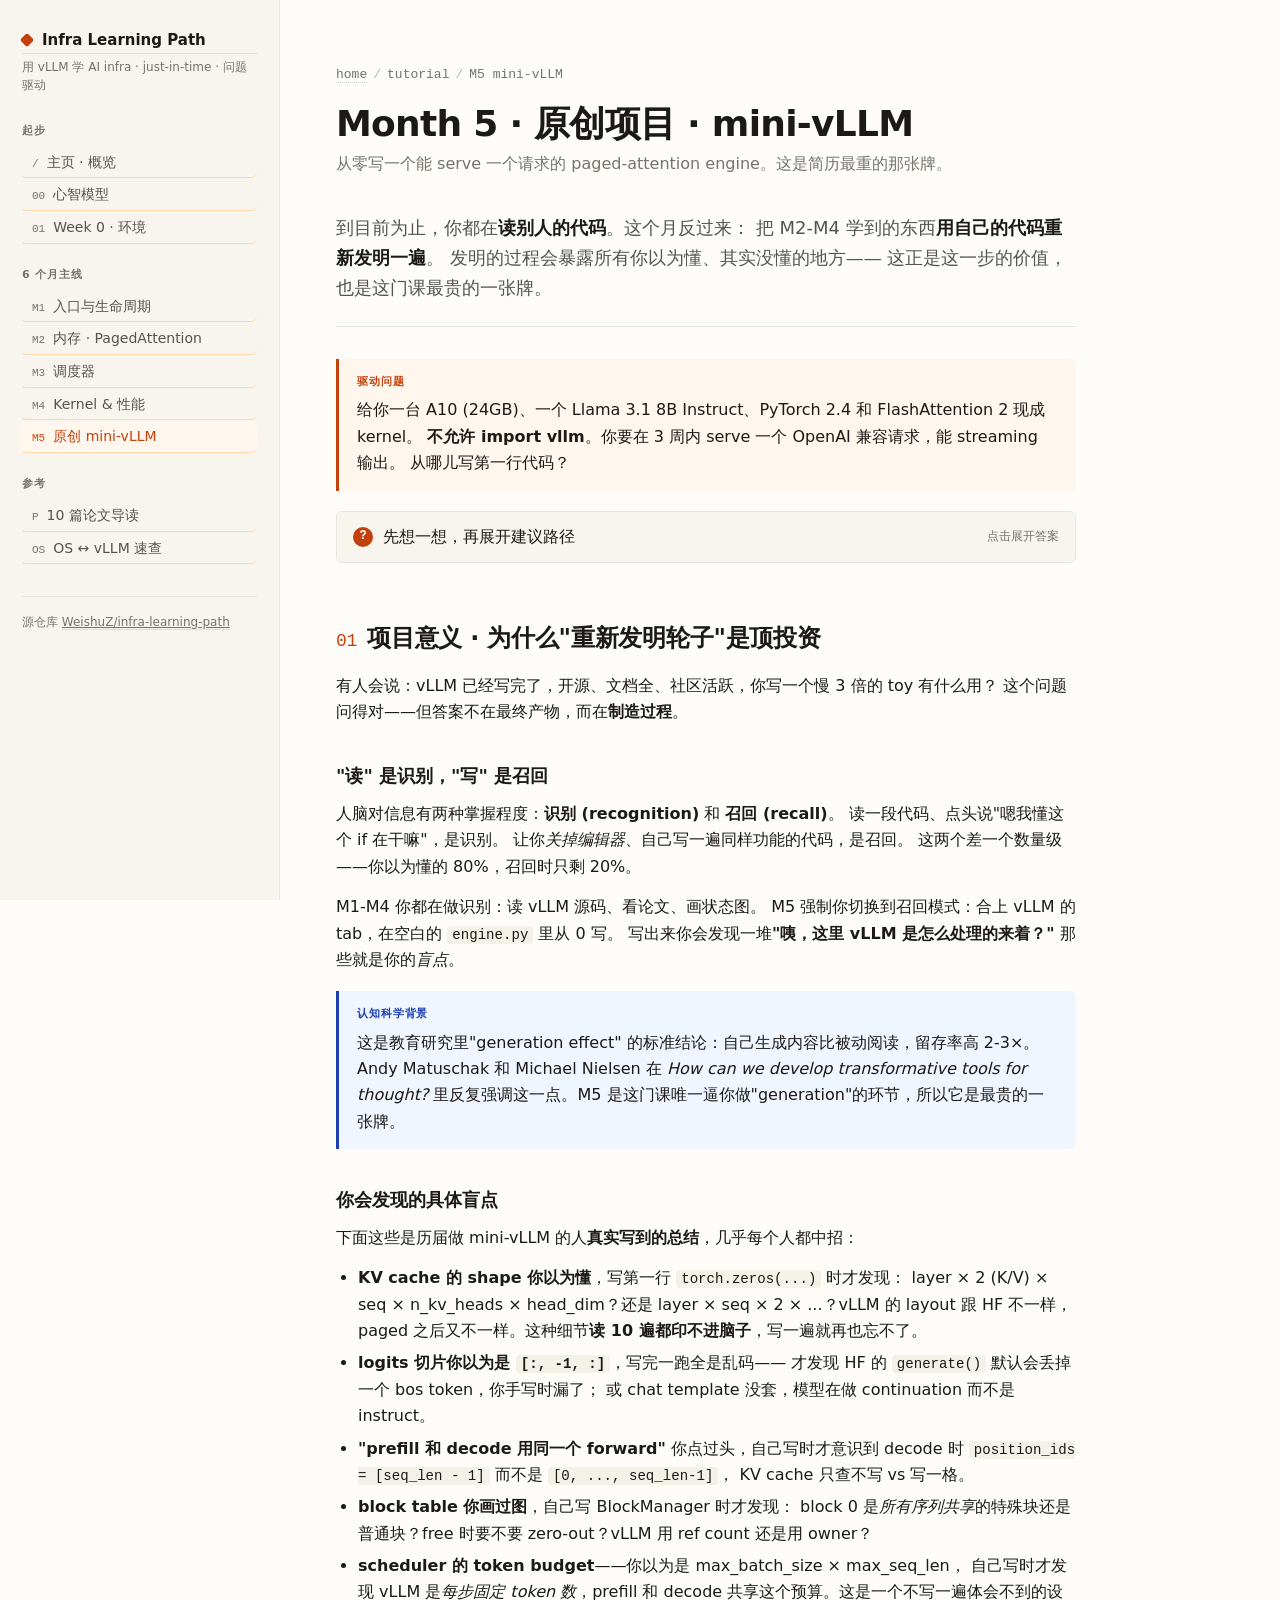
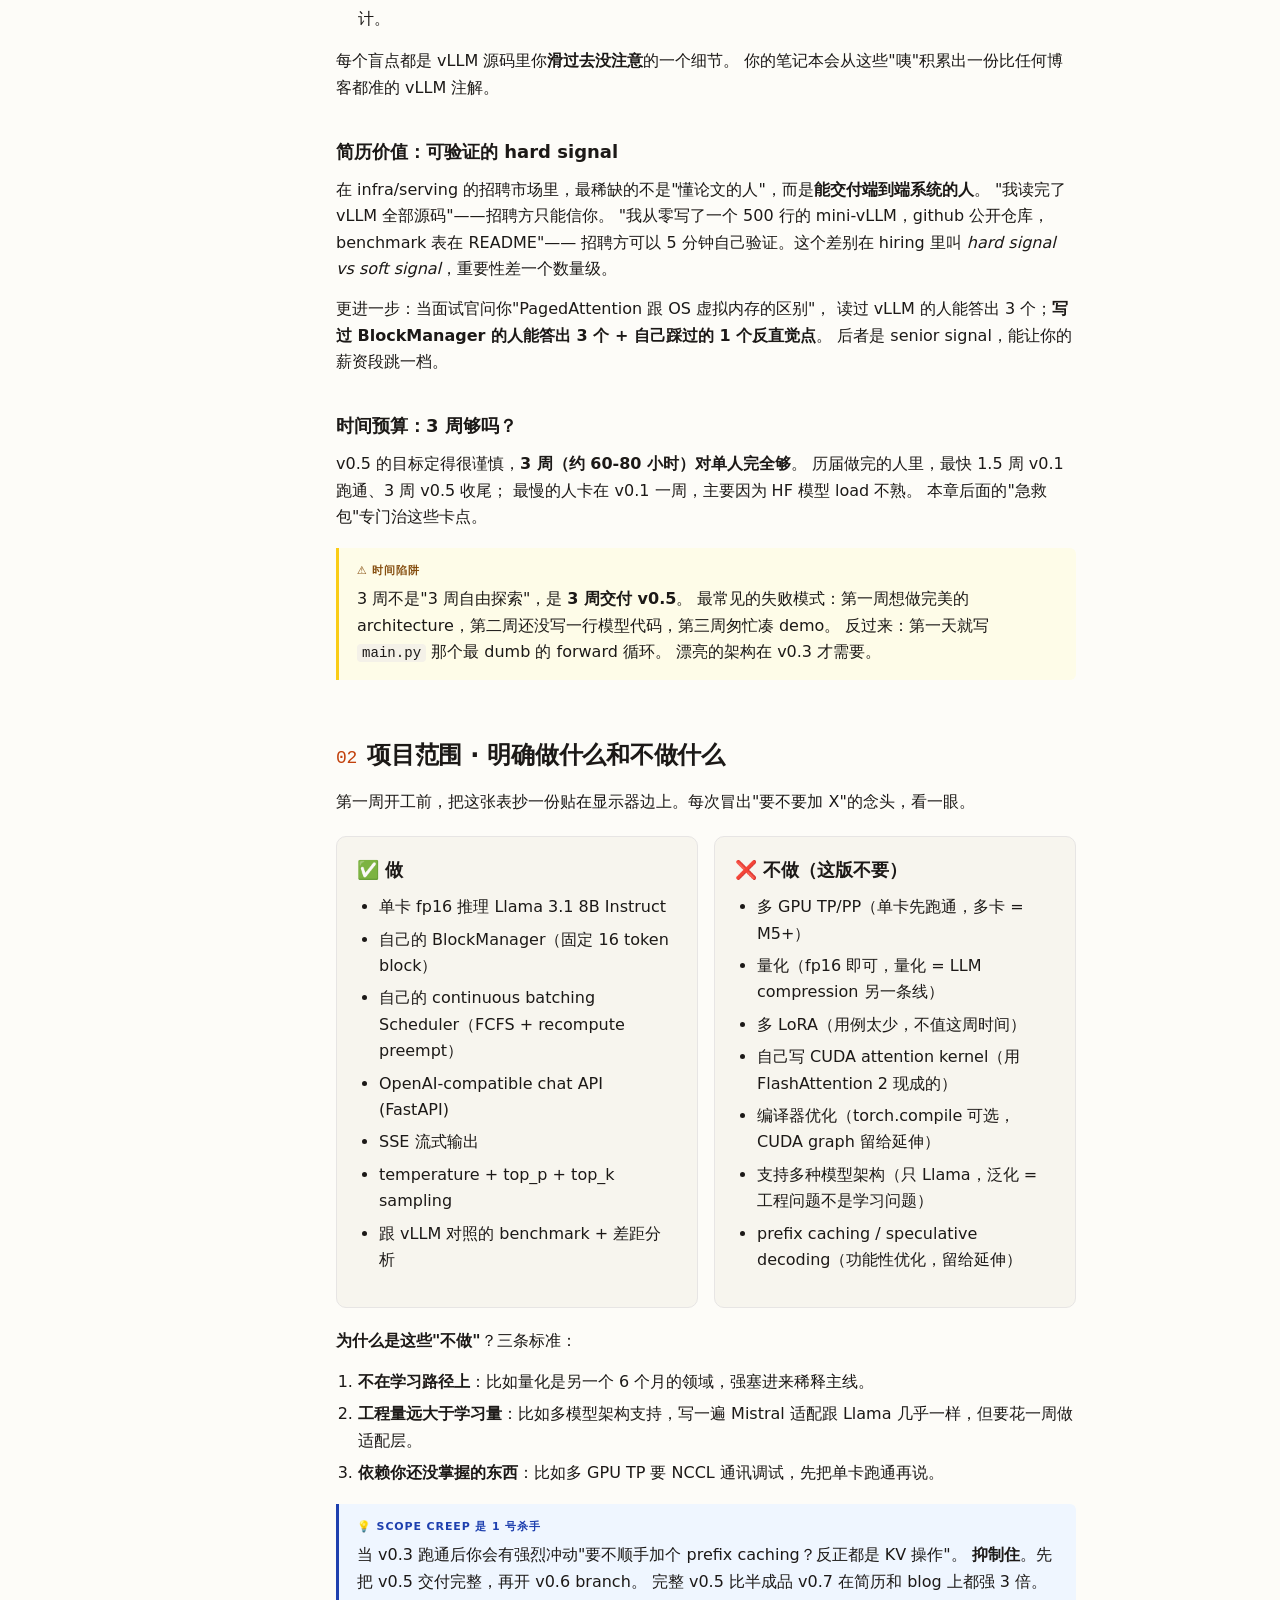
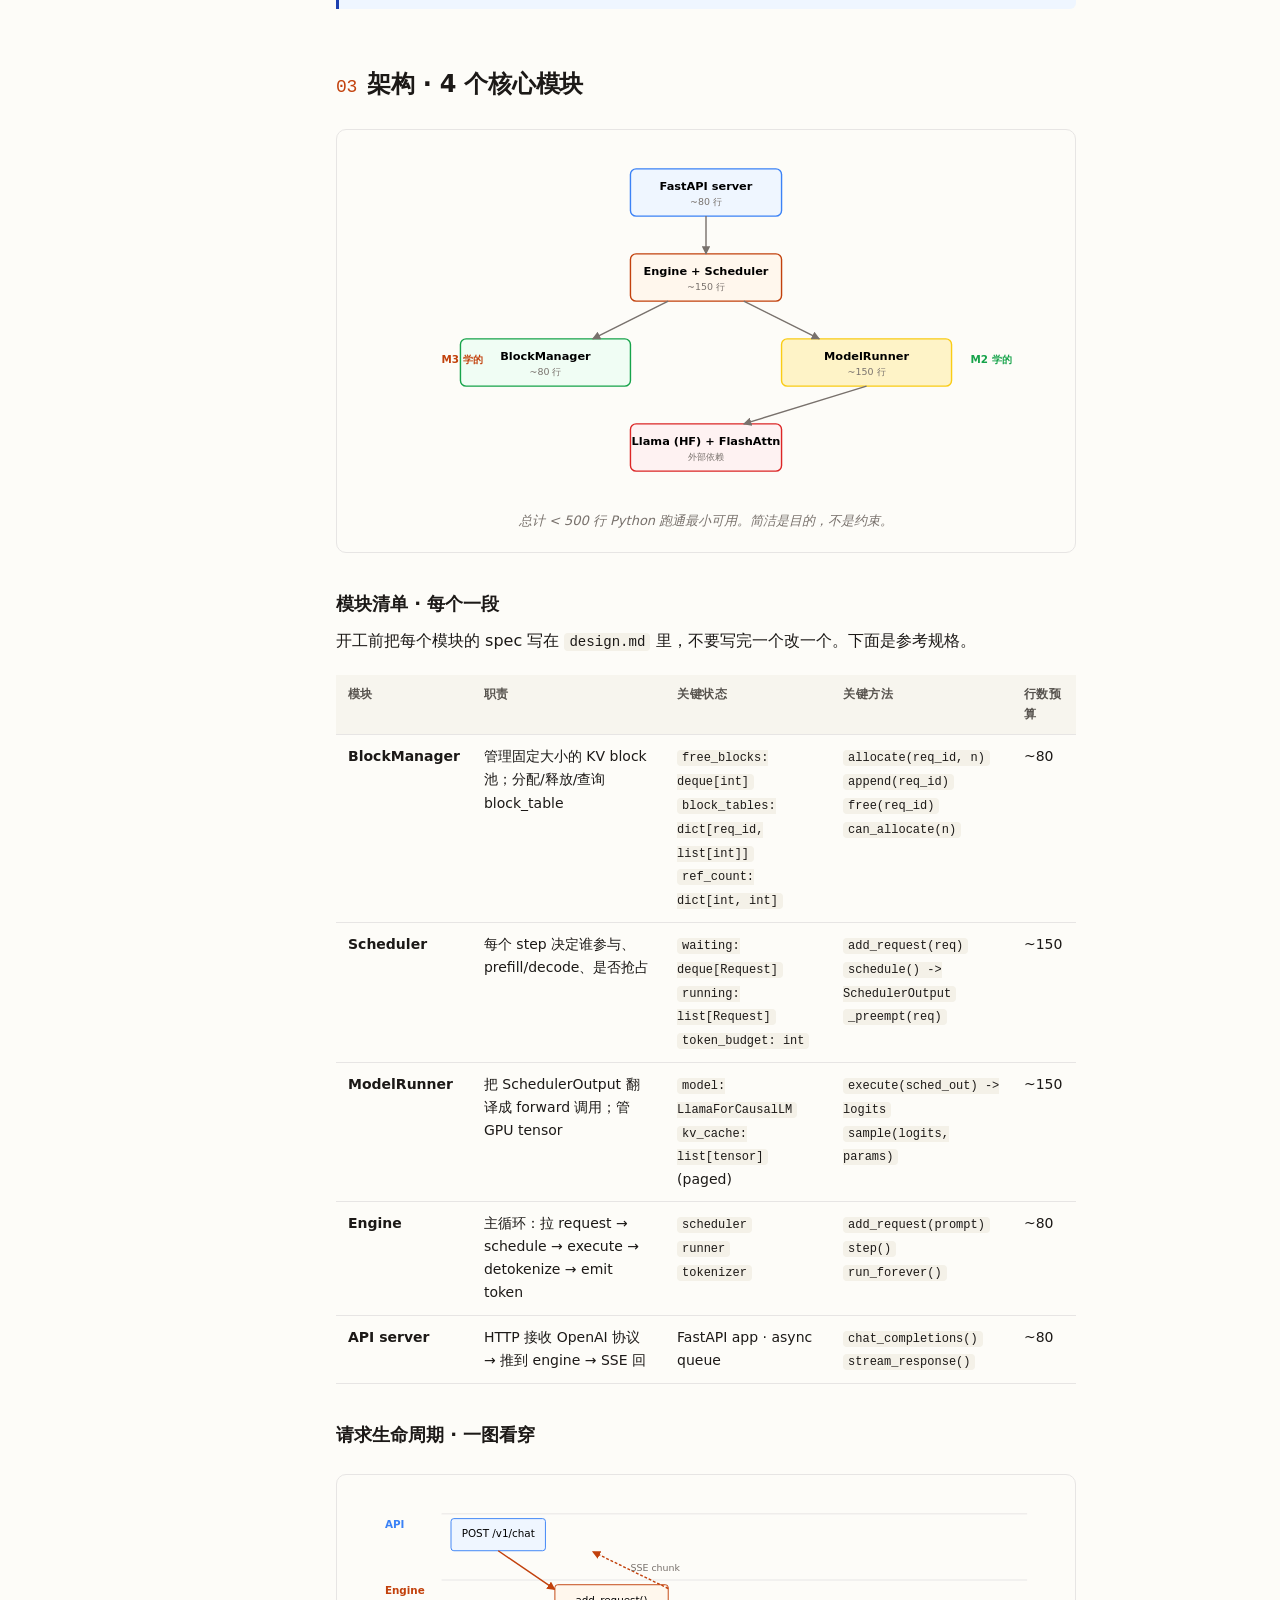
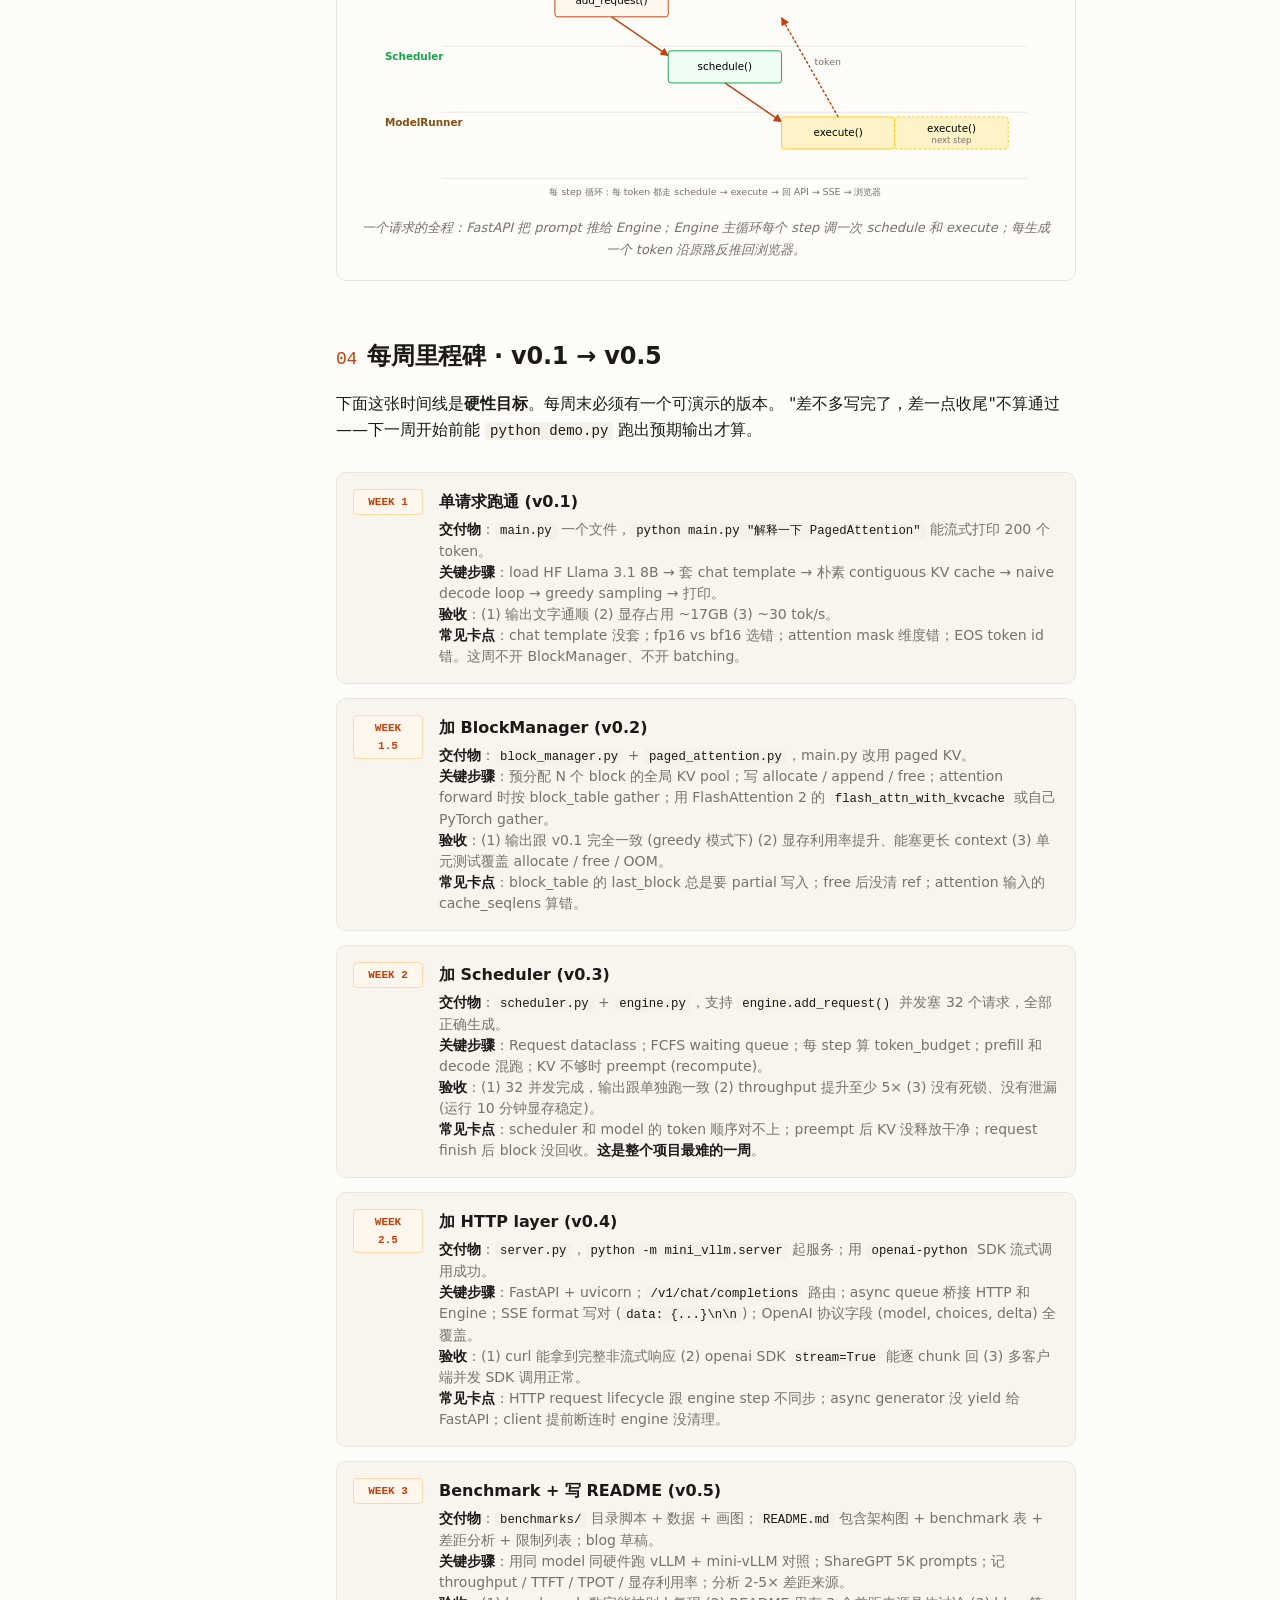
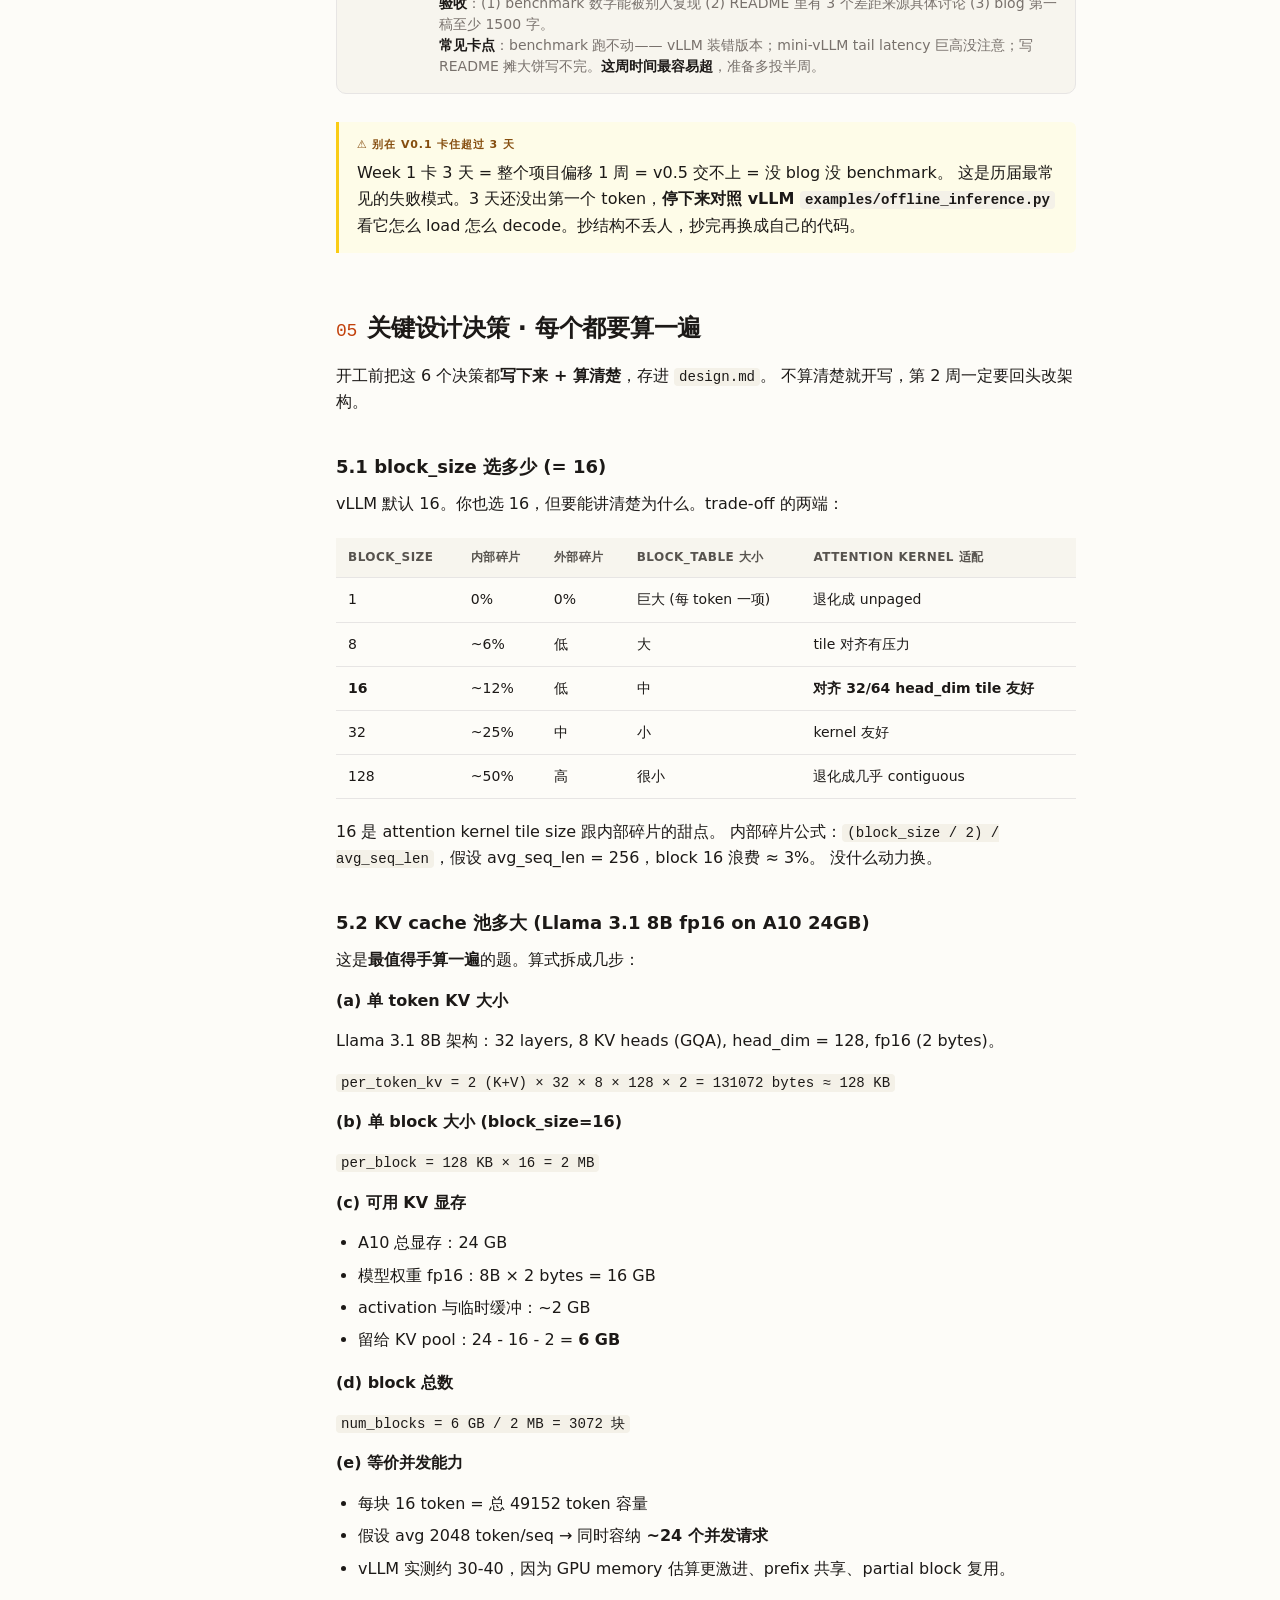
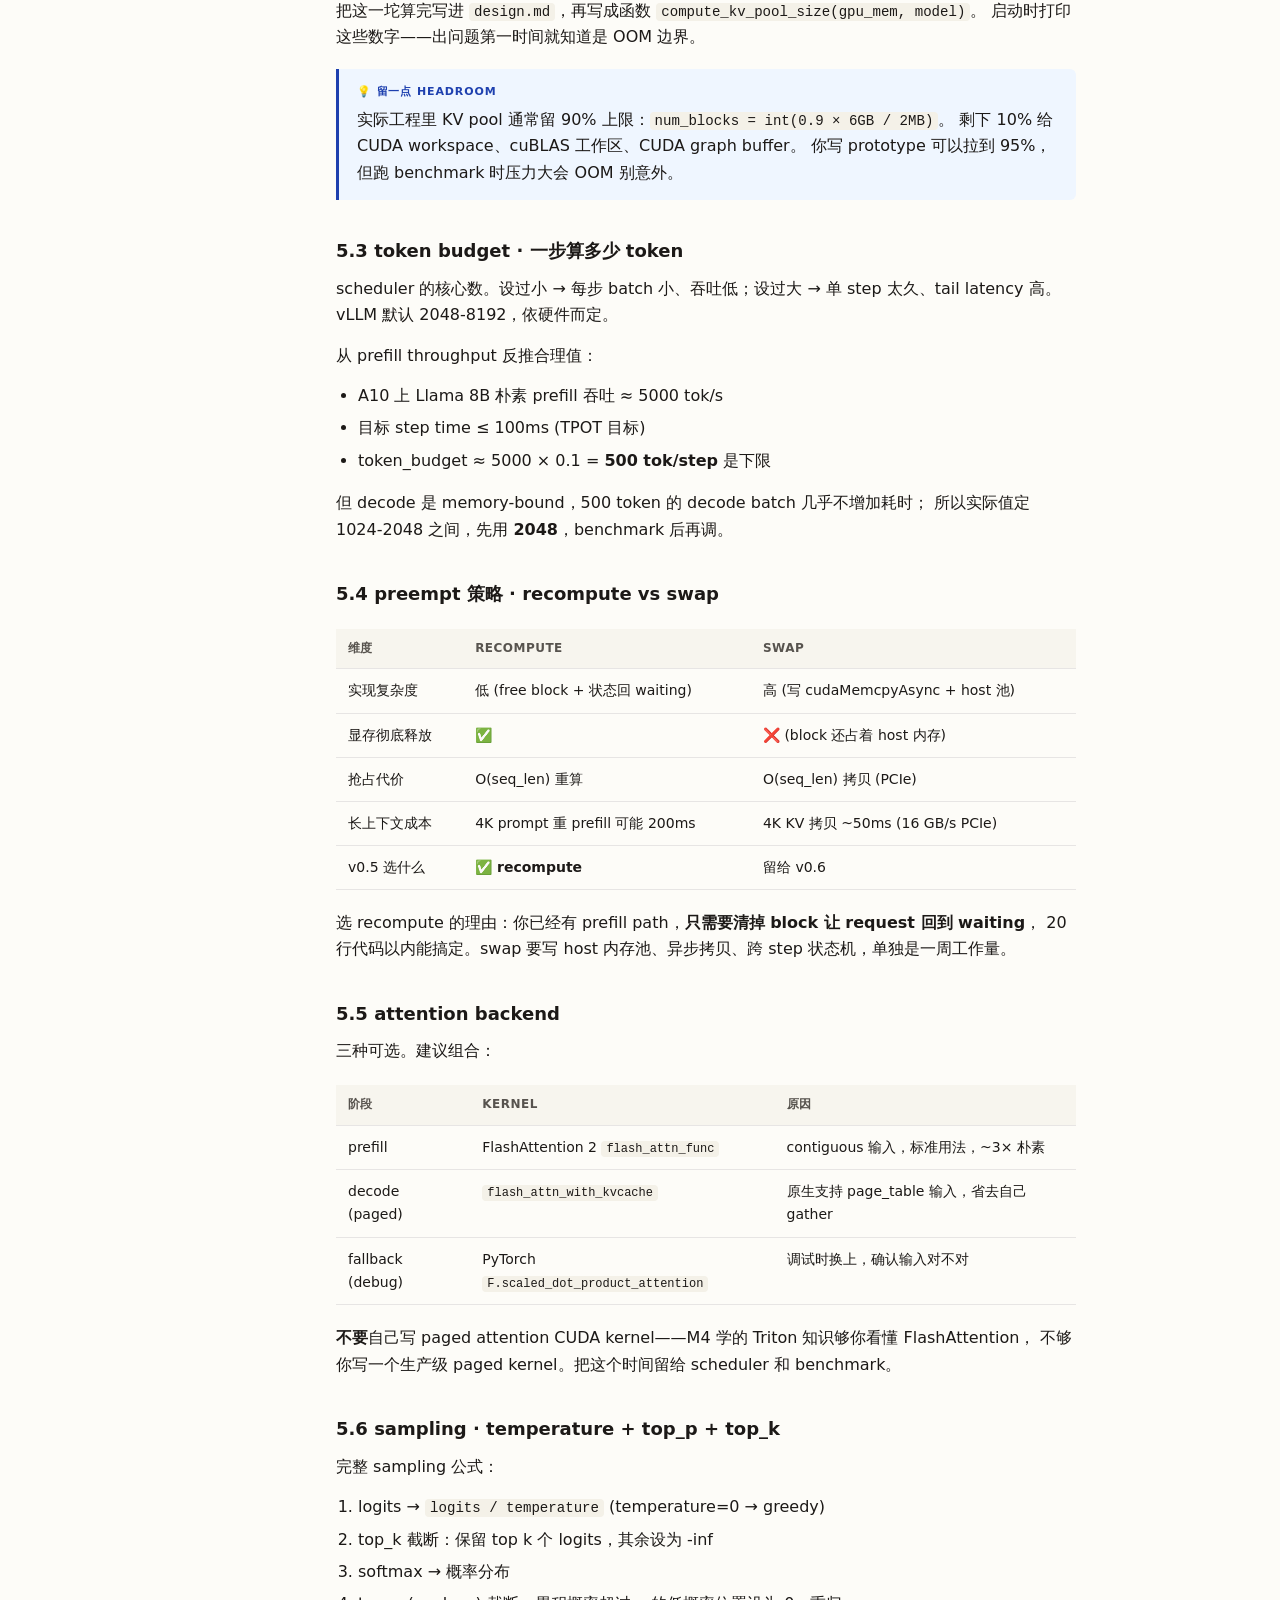
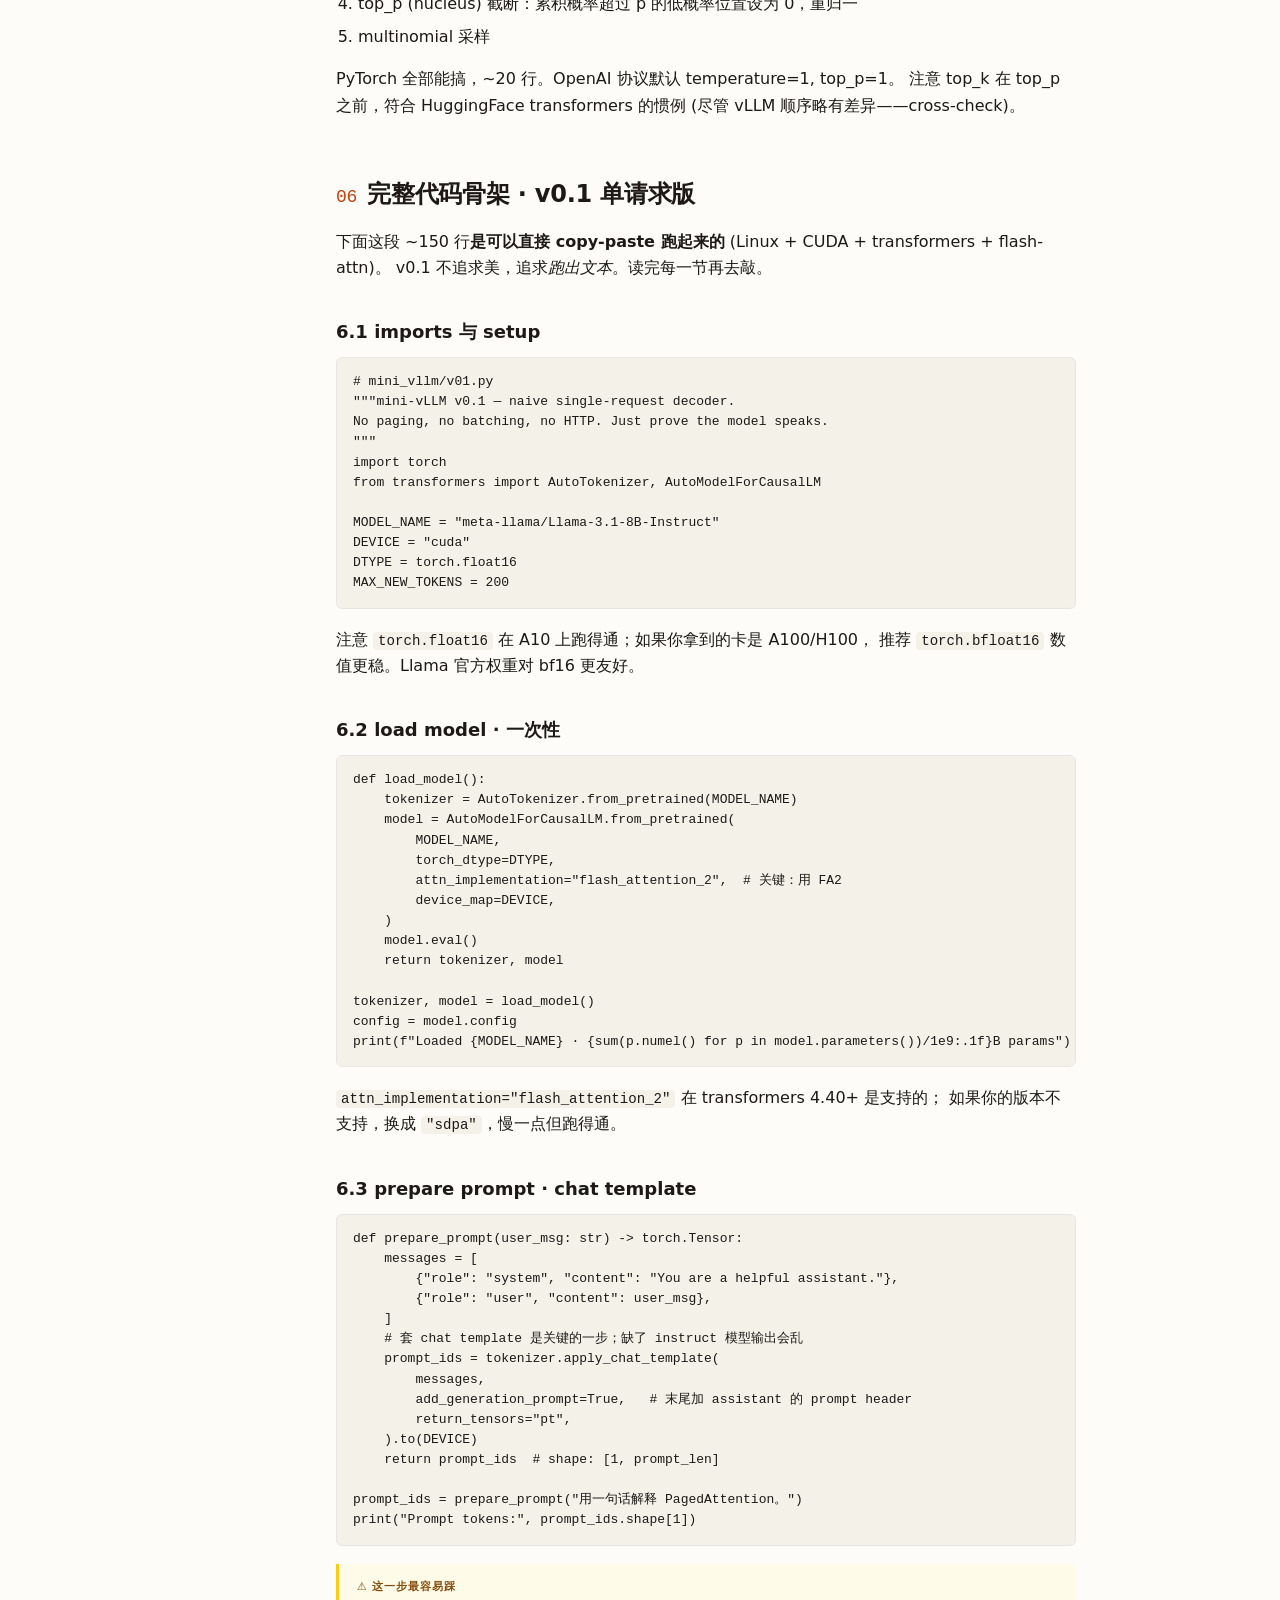
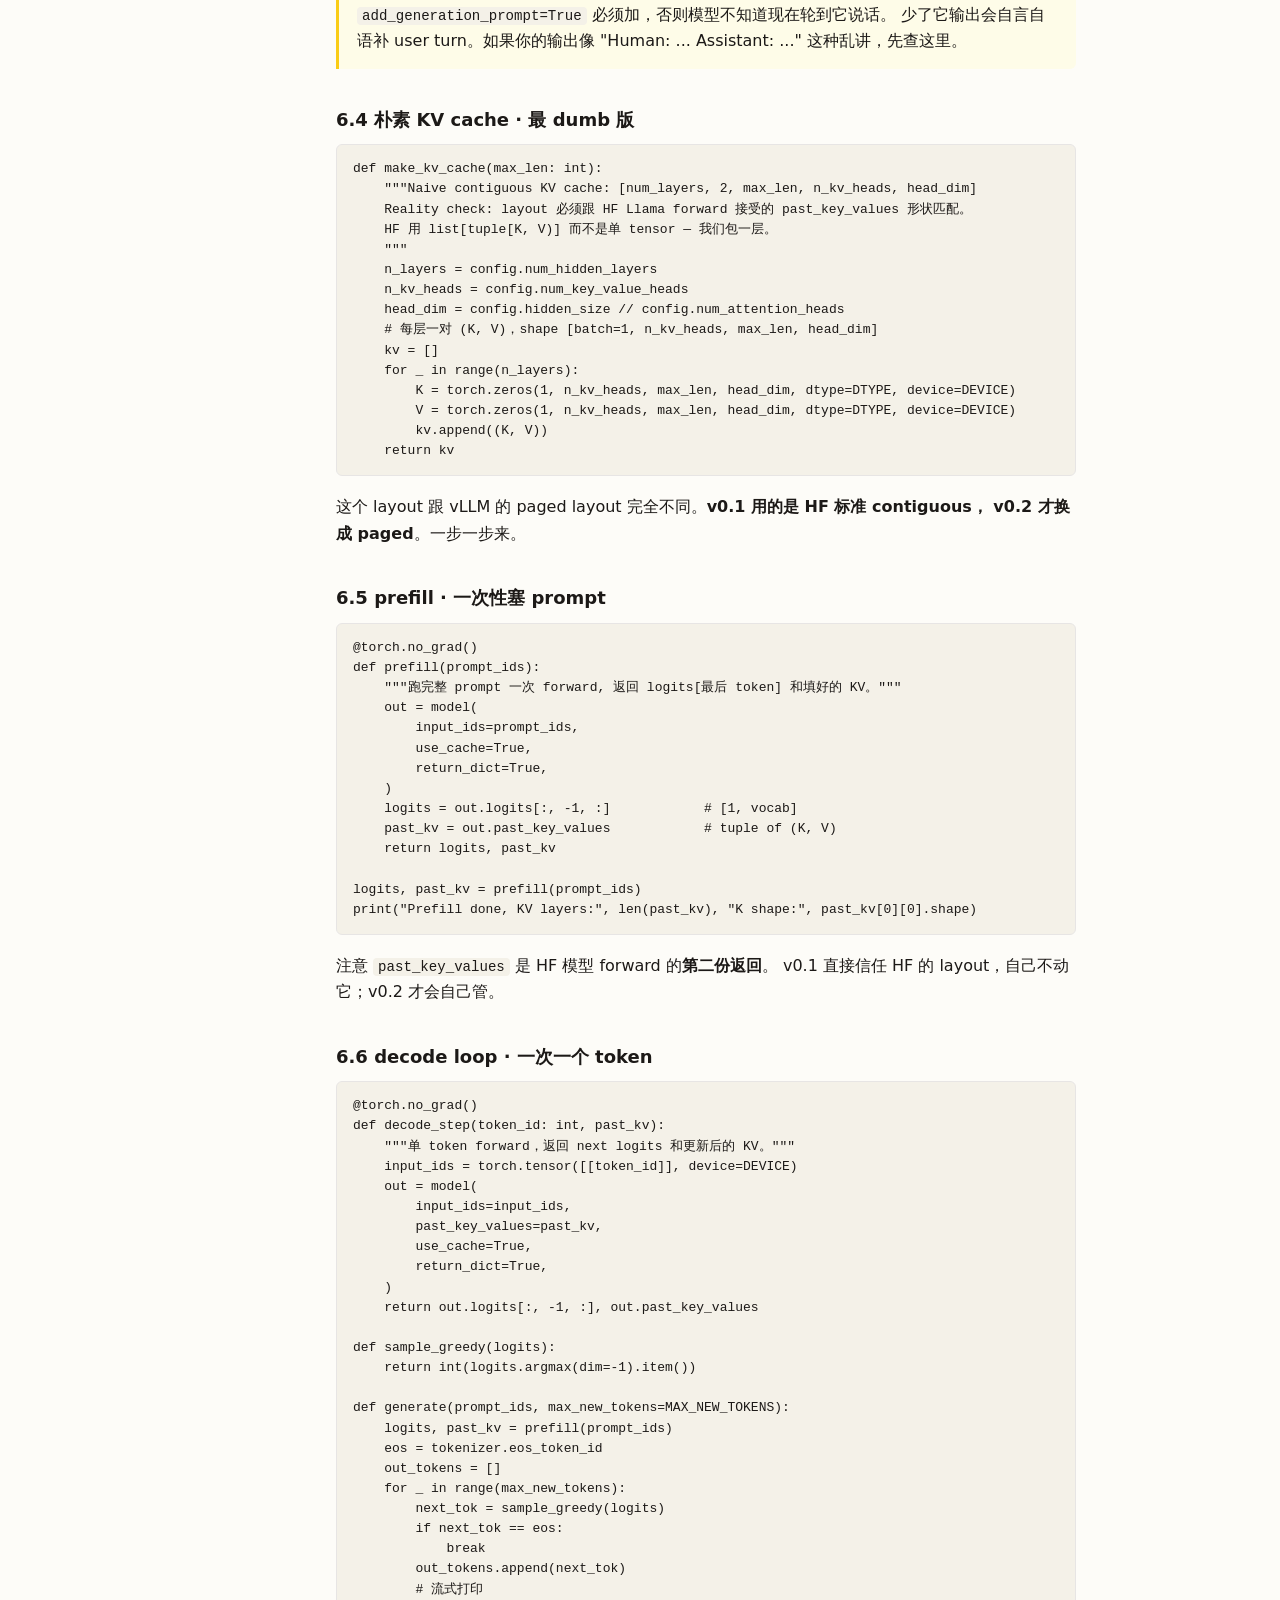
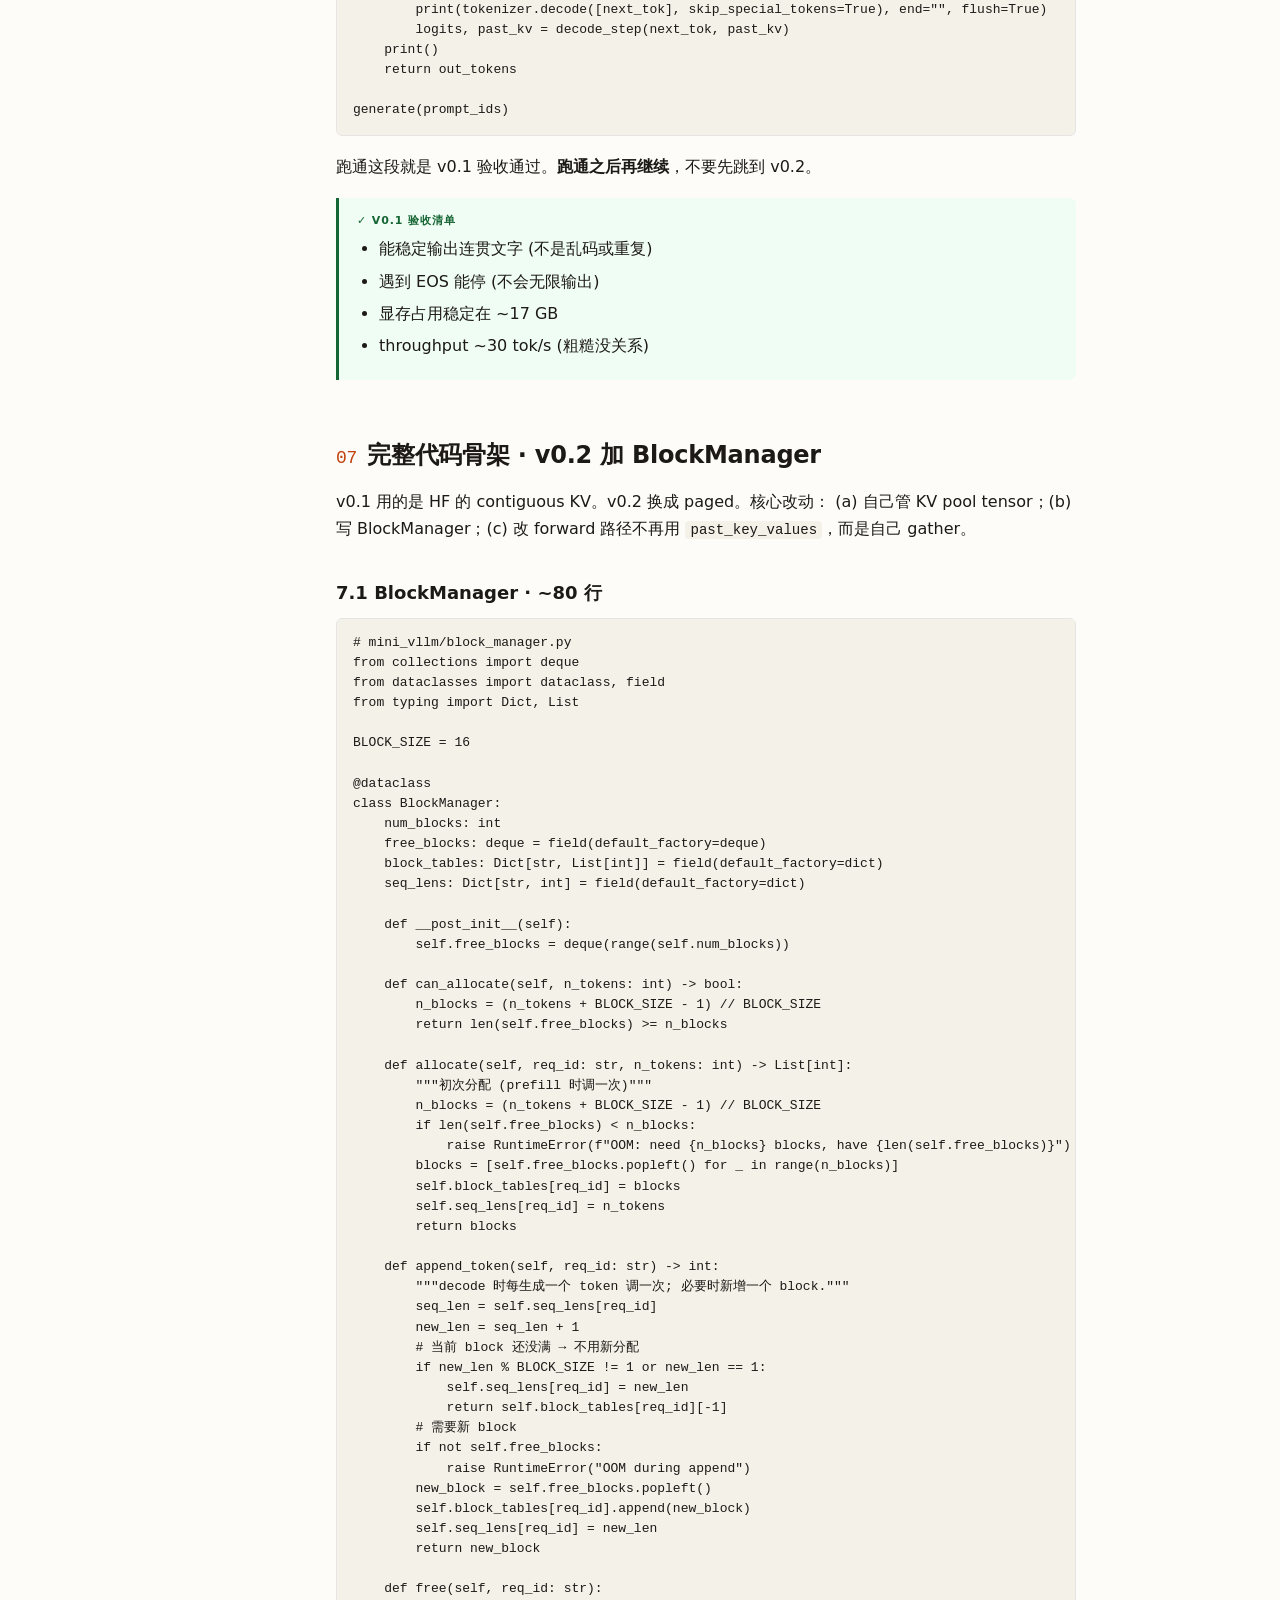
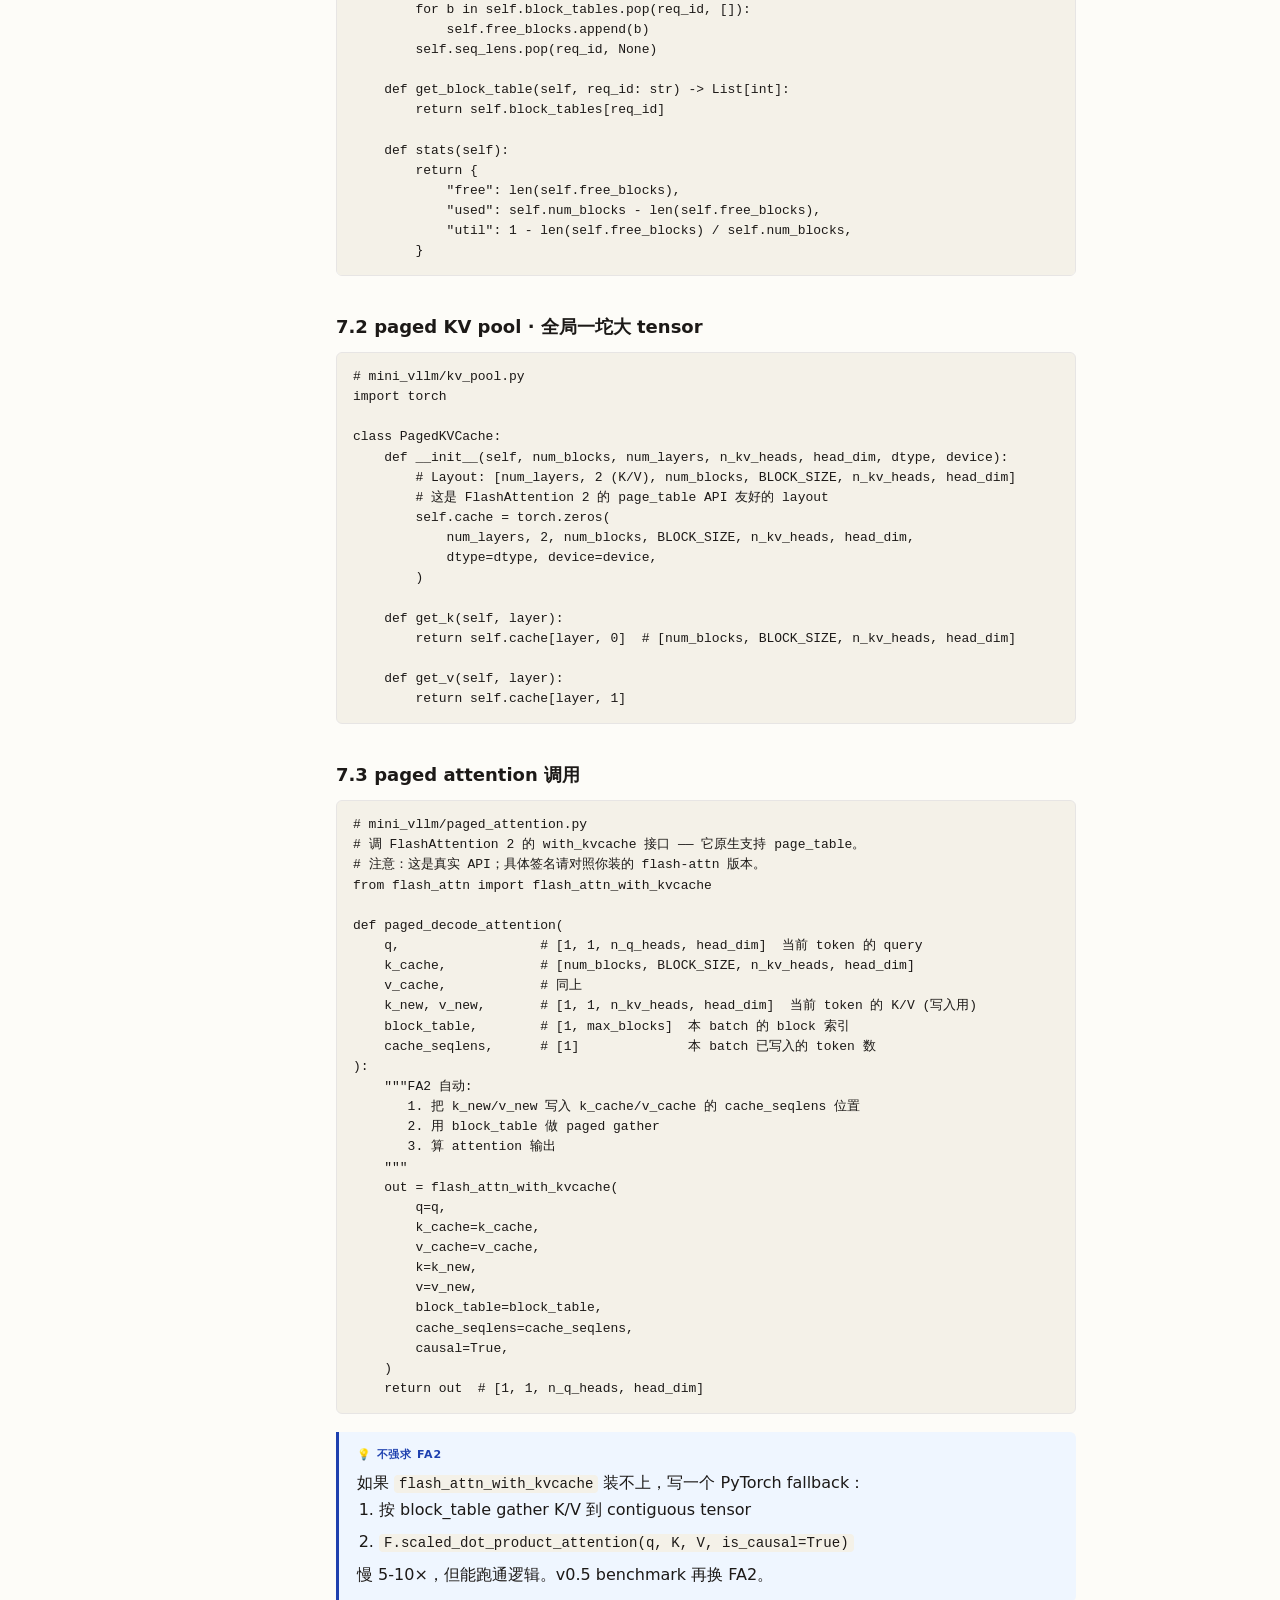
<file: tutorial/06-mini-vllm.html>
<!doctype html>
<html lang="zh-CN">
<head>
<meta charset="utf-8" />
<meta name="viewport" content="width=device-width, initial-scale=1" />
<title>M5 · 原创 mini-vLLM — Infra Learning Path</title>
<link rel="stylesheet" href="../assets/style.css" />
</head>
<body>

<button class="menu-btn" aria-label="菜单">☰ 目录</button>

<div class="layout">

<aside class="sidebar">
  <a href="../index.html" class="brand"><span class="dot"></span>Infra Learning Path</a>
  <div class="tagline">用 vLLM 学 AI infra · just-in-time · 问题驱动</div>
  <div class="nav-group"><div class="nav-label">起步</div><nav><ul>
    <li><a href="../index.html"><span class="idx">/</span>主页 · 概览</a></li>
    <li><a href="00-mental-model.html"><span class="idx">00</span>心智模型</a></li>
    <li><a href="01-setup.html"><span class="idx">01</span>Week 0 · 环境</a></li>
  </ul></nav></div>
  <div class="nav-group"><div class="nav-label">6 个月主线</div><nav><ul>
    <li><a href="02-entrypoints.html"><span class="idx">M1</span>入口与生命周期</a></li>
    <li><a href="03-memory.html"><span class="idx">M2</span>内存 · PagedAttention</a></li>
    <li><a href="04-scheduler.html"><span class="idx">M3</span>调度器</a></li>
    <li><a href="05-kernels.html"><span class="idx">M4</span>Kernel &amp; 性能</a></li>
    <li><a href="06-mini-vllm.html"><span class="idx">M5</span>原创 mini-vLLM</a></li>
  </ul></nav></div>
  <div class="nav-group"><div class="nav-label">参考</div><nav><ul>
    <li><a href="07-papers.html"><span class="idx">P</span>10 篇论文导读</a></li>
    <li><a href="08-os-bridge.html"><span class="idx">OS</span>OS ↔ vLLM 速查</a></li>
  </ul></nav></div>
  <div class="foot">源仓库 <a href="https://github.com/WeishuZ/infra-learning-path" target="_blank" rel="noopener">WeishuZ/infra-learning-path</a></div>
</aside>

<main class="content">

<div class="crumbs">
  <a href="../index.html">home</a><span class="sep">/</span>tutorial<span class="sep">/</span>M5 mini-vLLM
</div>

<h1 class="page-title">Month 5 · 原创项目 · mini-vLLM</h1>
<p class="page-sub">从零写一个能 serve 一个请求的 paged-attention engine。这是简历最重的那张牌。</p>

<p class="lede">
  到目前为止，你都在<strong>读别人的代码</strong>。这个月反过来：
  把 M2-M4 学到的东西<strong>用自己的代码重新发明一遍</strong>。
  发明的过程会暴露所有你以为懂、其实没懂的地方——
  这正是这一步的价值，也是这门课最贵的一张牌。
</p>

<div class="callout q">
  <div class="label">驱动问题</div>
  给你一台 A10 (24GB)、一个 Llama 3.1 8B Instruct、PyTorch 2.4 和 FlashAttention 2 现成 kernel。
  <strong>不允许 import vllm</strong>。你要在 3 周内 serve 一个 OpenAI 兼容请求，能 streaming 输出。
  从哪儿写第一行代码？
</div>

<details class="predict">
  <summary>先想一想，再展开建议路径</summary>
  <div class="body">
    <p>反直觉答案：<strong>从最简单的 single-request loop 开始，先丑后美</strong>。</p>
    <p>不要先写 block manager、不要先想 batching、不要先用 FastAPI。
    第一周的目标只是："一个 hardcoded prompt 进去，几行 token id 出来"。</p>
    <p>这就是 v0.1 → v0.5 的渐进路径：</p>
    <ul>
      <li><strong>v0.1</strong>：单请求、朴素 KV cache、贪婪 sampling。证明能跑文本。</li>
      <li><strong>v0.2</strong>：换成 block-based KV，但仍单请求。证明分页正确。</li>
      <li><strong>v0.3</strong>：加 scheduler，多请求 continuous batching。证明能并发。</li>
      <li><strong>v0.4</strong>：套 FastAPI + SSE。证明能跟外部协议接。</li>
      <li><strong>v0.5</strong>：跟 vLLM benchmark，写 README + blog。证明能讲清楚。</li>
    </ul>
    <p>每一版都要<strong>跑通再前进</strong>。不要并行开 4 个分支同时写。</p>
  </div>
</details>

<h2><span class="num">01</span>项目意义 · 为什么"重新发明轮子"是顶投资</h2>

<p>有人会说：vLLM 已经写完了，开源、文档全、社区活跃，你写一个慢 3 倍的 toy 有什么用？
这个问题问得对——但答案不在最终产物，而在<strong>制造过程</strong>。</p>

<h3>"读" 是识别，"写" 是召回</h3>

<p>
  人脑对信息有两种掌握程度：<strong>识别 (recognition)</strong> 和 <strong>召回 (recall)</strong>。
  读一段代码、点头说"嗯我懂这个 if 在干嘛"，是识别。
  让你<em>关掉编辑器</em>、自己写一遍同样功能的代码，是召回。
  这两个差一个数量级——你以为懂的 80%，召回时只剩 20%。
</p>

<p>
  M1-M4 你都在做识别：读 vLLM 源码、看论文、画状态图。
  M5 强制你切换到召回模式：合上 vLLM 的 tab，在空白的 <code>engine.py</code> 里从 0 写。
  写出来你会发现一堆<strong>"咦，这里 vLLM 是怎么处理的来着？"</strong> 那些就是你的<em>盲点</em>。
</p>

<div class="callout tip">
  <div class="label">认知科学背景</div>
  这是教育研究里"generation effect" 的标准结论：自己生成内容比被动阅读，留存率高 2-3×。
  Andy Matuschak 和 Michael Nielsen 在 <em>How can we develop transformative tools for thought?</em>
  里反复强调这一点。M5 是这门课唯一逼你做"generation"的环节，所以它是最贵的一张牌。
</div>

<h3>你会发现的具体盲点</h3>

<p>下面这些是历届做 mini-vLLM 的人<strong>真实写到的总结</strong>，几乎每个人都中招：</p>

<ul>
  <li><strong>KV cache 的 shape 你以为懂</strong>，写第一行 <code>torch.zeros(...)</code> 时才发现：
    layer × 2 (K/V) × seq × n_kv_heads × head_dim？还是 layer × seq × 2 × ...？vLLM 的 layout 跟 HF 不一样，
    paged 之后又不一样。这种细节<strong>读 10 遍都印不进脑子</strong>，写一遍就再也忘不了。</li>
  <li><strong>logits 切片你以为是 <code>[:, -1, :]</code></strong>，写完一跑全是乱码——
    才发现 HF 的 <code>generate()</code> 默认会丢掉一个 bos token，你手写时漏了；
    或 chat template 没套，模型在做 continuation 而不是 instruct。</li>
  <li><strong>"prefill 和 decode 用同一个 forward"</strong> 你点过头，自己写时才意识到
    decode 时 <code>position_ids = [seq_len - 1]</code> 而不是 <code>[0, ..., seq_len-1]</code>，
    KV cache 只查不写 vs 写一格。</li>
  <li><strong>block table 你画过图</strong>，自己写 BlockManager 时才发现：
    block 0 是<em>所有序列共享</em>的特殊块还是普通块？free 时要不要 zero-out？vLLM 用 ref count 还是用 owner？</li>
  <li><strong>scheduler 的 token budget</strong>——你以为是 max_batch_size × max_seq_len，
    自己写时才发现 vLLM 是<em>每步固定 token 数</em>，prefill 和 decode 共享这个预算。这是一个不写一遍体会不到的设计。</li>
</ul>

<p>每个盲点都是 vLLM 源码里你<strong>滑过去没注意</strong>的一个细节。
你的笔记本会从这些"咦"积累出一份比任何博客都准的 vLLM 注解。</p>

<h3>简历价值：可验证的 hard signal</h3>

<p>
  在 infra/serving 的招聘市场里，最稀缺的不是"懂论文的人"，而是<strong>能交付端到端系统的人</strong>。
  "我读完了 vLLM 全部源码"——招聘方只能信你。
  "我从零写了一个 500 行的 mini-vLLM，github 公开仓库，benchmark 表在 README"——
  招聘方可以 5 分钟自己验证。这个差别在 hiring 里叫 <em>hard signal vs soft signal</em>，重要性差一个数量级。
</p>

<p>
  更进一步：当面试官问你"PagedAttention 跟 OS 虚拟内存的区别"，
  读过 vLLM 的人能答出 3 个；<strong>写过 BlockManager 的人能答出 3 个 + 自己踩过的 1 个反直觉点</strong>。
  后者是 senior signal，能让你的薪资段跳一档。
</p>

<h3>时间预算：3 周够吗？</h3>

<p>
  v0.5 的目标定得很谨慎，<strong>3 周（约 60-80 小时）对单人完全够</strong>。
  历届做完的人里，最快 1.5 周 v0.1 跑通、3 周 v0.5 收尾；
  最慢的人卡在 v0.1 一周，主要因为 HF 模型 load 不熟。
  本章后面的"急救包"专门治这些卡点。
</p>

<div class="callout warn">
  <div class="label">⚠ 时间陷阱</div>
  3 周不是"3 周自由探索"，是 <strong>3 周交付 v0.5</strong>。
  最常见的失败模式：第一周想做完美的 architecture，第二周还没写一行模型代码，第三周匆忙凑 demo。
  反过来：第一天就写 <code>main.py</code> 那个最 dumb 的 forward 循环。
  漂亮的架构在 v0.3 才需要。
</div>

<h2><span class="num">02</span>项目范围 · 明确做什么和不做什么</h2>

<p>第一周开工前，把这张表抄一份贴在显示器边上。每次冒出"要不要加 X"的念头，看一眼。</p>

<div class="cards-2">
  <div class="card">
    <h3>✅ 做</h3>
    <ul>
      <li>单卡 fp16 推理 Llama 3.1 8B Instruct</li>
      <li>自己的 BlockManager（固定 16 token block）</li>
      <li>自己的 continuous batching Scheduler（FCFS + recompute preempt）</li>
      <li>OpenAI-compatible chat API (FastAPI)</li>
      <li>SSE 流式输出</li>
      <li>temperature + top_p + top_k sampling</li>
      <li>跟 vLLM 对照的 benchmark + 差距分析</li>
    </ul>
  </div>
  <div class="card">
    <h3>❌ 不做（这版不要）</h3>
    <ul>
      <li>多 GPU TP/PP（单卡先跑通，多卡 = M5+）</li>
      <li>量化（fp16 即可，量化 = LLM compression 另一条线）</li>
      <li>多 LoRA（用例太少，不值这周时间）</li>
      <li>自己写 CUDA attention kernel（用 FlashAttention 2 现成的）</li>
      <li>编译器优化（torch.compile 可选，CUDA graph 留给延伸）</li>
      <li>支持多种模型架构（只 Llama，泛化 = 工程问题不是学习问题）</li>
      <li>prefix caching / speculative decoding（功能性优化，留给延伸）</li>
    </ul>
  </div>
</div>

<p><strong>为什么是这些"不做"</strong>？三条标准：</p>

<ol>
  <li><strong>不在学习路径上</strong>：比如量化是另一个 6 个月的领域，强塞进来稀释主线。</li>
  <li><strong>工程量远大于学习量</strong>：比如多模型架构支持，写一遍 Mistral 适配跟 Llama 几乎一样，但要花一周做适配层。</li>
  <li><strong>依赖你还没掌握的东西</strong>：比如多 GPU TP 要 NCCL 通讯调试，先把单卡跑通再说。</li>
</ol>

<div class="callout tip">
  <div class="label">💡 scope creep 是 1 号杀手</div>
  当 v0.3 跑通后你会有强烈冲动"要不顺手加个 prefix caching？反正都是 KV 操作"。
  <strong>抑制住</strong>。先把 v0.5 交付完整，再开 v0.6 branch。
  完整 v0.5 比半成品 v0.7 在简历和 blog 上都强 3 倍。
</div>

<h2><span class="num">03</span>架构 · 4 个核心模块</h2>

<div class="diagram">
  <svg viewBox="0 0 720 360" xmlns="http://www.w3.org/2000/svg" style="max-width:680px;">
    <defs>
      <marker id="ay" viewBox="0 0 10 10" refX="9" refY="5" markerWidth="6" markerHeight="6" orient="auto">
        <path d="M 0 0 L 10 5 L 0 10 z" fill="#78716c"/>
      </marker>
    </defs>
    <g font-family="ui-sans-serif, system-ui" font-size="12">

      <rect x="280" y="20" width="160" height="50" rx="6" fill="#eff6ff" stroke="#3b82f6" stroke-width="1.5"/>
      <text x="360" y="42" text-anchor="middle" font-weight="700">FastAPI server</text>
      <text x="360" y="58" text-anchor="middle" fill="#78716c" font-size="10">~80 行</text>

      <rect x="280" y="110" width="160" height="50" rx="6" fill="#fff7ed" stroke="#c2410c" stroke-width="1.5"/>
      <text x="360" y="132" text-anchor="middle" font-weight="700">Engine + Scheduler</text>
      <text x="360" y="148" text-anchor="middle" fill="#78716c" font-size="10">~150 行</text>

      <rect x="100" y="200" width="180" height="50" rx="6" fill="#f0fdf4" stroke="#16a34a" stroke-width="1.5"/>
      <text x="190" y="222" text-anchor="middle" font-weight="700">BlockManager</text>
      <text x="190" y="238" text-anchor="middle" fill="#78716c" font-size="10">~80 行</text>

      <rect x="440" y="200" width="180" height="50" rx="6" fill="#fef3c7" stroke="#facc15" stroke-width="1.5"/>
      <text x="530" y="222" text-anchor="middle" font-weight="700">ModelRunner</text>
      <text x="530" y="238" text-anchor="middle" fill="#78716c" font-size="10">~150 行</text>

      <rect x="280" y="290" width="160" height="50" rx="6" fill="#fef2f2" stroke="#dc2626" stroke-width="1.5"/>
      <text x="360" y="312" text-anchor="middle" font-weight="700">Llama (HF) + FlashAttn</text>
      <text x="360" y="328" text-anchor="middle" fill="#78716c" font-size="10">外部依赖</text>

      <g stroke="#78716c" stroke-width="1.5" fill="none">
        <path d="M 360 70 L 360 110" marker-end="url(#ay)"/>
        <path d="M 320 160 L 240 200" marker-end="url(#ay)"/>
        <path d="M 400 160 L 480 200" marker-end="url(#ay)"/>
        <path d="M 530 250 L 400 290" marker-end="url(#ay)"/>
      </g>

      <text x="640" y="225" fill="#16a34a" font-size="11" font-weight="600">M2 学的</text>
      <text x="80" y="225" fill="#c2410c" font-size="11" font-weight="600">M3 学的</text>
    </g>
  </svg>
  <div class="caption">总计 &lt; 500 行 Python 跑通最小可用。简洁是目的，不是约束。</div>
</div>

<h3>模块清单 · 每个一段</h3>

<p>开工前把每个模块的 spec 写在 <code>design.md</code> 里，不要写完一个改一个。下面是参考规格。</p>

<table>
  <thead><tr><th>模块</th><th>职责</th><th>关键状态</th><th>关键方法</th><th>行数预算</th></tr></thead>
  <tbody>
    <tr>
      <td><strong>BlockManager</strong></td>
      <td>管理固定大小的 KV block 池；分配/释放/查询 block_table</td>
      <td><code>free_blocks: deque[int]</code><br><code>block_tables: dict[req_id, list[int]]</code><br><code>ref_count: dict[int, int]</code></td>
      <td><code>allocate(req_id, n)</code><br><code>append(req_id)</code><br><code>free(req_id)</code><br><code>can_allocate(n)</code></td>
      <td>~80</td>
    </tr>
    <tr>
      <td><strong>Scheduler</strong></td>
      <td>每个 step 决定谁参与、prefill/decode、是否抢占</td>
      <td><code>waiting: deque[Request]</code><br><code>running: list[Request]</code><br><code>token_budget: int</code></td>
      <td><code>add_request(req)</code><br><code>schedule() -&gt; SchedulerOutput</code><br><code>_preempt(req)</code></td>
      <td>~150</td>
    </tr>
    <tr>
      <td><strong>ModelRunner</strong></td>
      <td>把 SchedulerOutput 翻译成 forward 调用；管 GPU tensor</td>
      <td><code>model: LlamaForCausalLM</code><br><code>kv_cache: list[tensor]</code> (paged)</td>
      <td><code>execute(sched_out) -&gt; logits</code><br><code>sample(logits, params)</code></td>
      <td>~150</td>
    </tr>
    <tr>
      <td><strong>Engine</strong></td>
      <td>主循环：拉 request → schedule → execute → detokenize → emit token</td>
      <td><code>scheduler</code><br><code>runner</code><br><code>tokenizer</code></td>
      <td><code>add_request(prompt)</code><br><code>step()</code><br><code>run_forever()</code></td>
      <td>~80</td>
    </tr>
    <tr>
      <td><strong>API server</strong></td>
      <td>HTTP 接收 OpenAI 协议 → 推到 engine → SSE 回</td>
      <td>FastAPI app · async queue</td>
      <td><code>chat_completions()</code><br><code>stream_response()</code></td>
      <td>~80</td>
    </tr>
  </tbody>
</table>

<h3>请求生命周期 · 一图看穿</h3>

<div class="diagram">
  <svg viewBox="0 0 720 320" xmlns="http://www.w3.org/2000/svg" style="max-width:680px;">
    <defs>
      <marker id="aR" viewBox="0 0 10 10" refX="9" refY="5" markerWidth="6" markerHeight="6" orient="auto">
        <path d="M 0 0 L 10 5 L 0 10 z" fill="#c2410c"/>
      </marker>
    </defs>
    <g font-family="ui-sans-serif, system-ui" font-size="11">
      <!-- Lanes -->
      <text x="20" y="35" font-weight="700" fill="#3b82f6">API</text>
      <text x="20" y="105" font-weight="700" fill="#c2410c">Engine</text>
      <text x="20" y="175" font-weight="700" fill="#16a34a">Scheduler</text>
      <text x="20" y="245" font-weight="700" fill="#854d0e">ModelRunner</text>

      <line x1="80" y1="20" x2="700" y2="20" stroke="#e7e5e4"/>
      <line x1="80" y1="90" x2="700" y2="90" stroke="#e7e5e4"/>
      <line x1="80" y1="160" x2="700" y2="160" stroke="#e7e5e4"/>
      <line x1="80" y1="230" x2="700" y2="230" stroke="#e7e5e4"/>
      <line x1="80" y1="300" x2="700" y2="300" stroke="#e7e5e4"/>

      <rect x="90" y="25" width="100" height="34" rx="3" fill="#eff6ff" stroke="#3b82f6"/>
      <text x="140" y="45" text-anchor="middle">POST /v1/chat</text>

      <path d="M 140 59 L 200 100" stroke="#c2410c" stroke-width="1.5" fill="none" marker-end="url(#aR)"/>

      <rect x="200" y="95" width="120" height="34" rx="3" fill="#fff7ed" stroke="#c2410c"/>
      <text x="260" y="115" text-anchor="middle">add_request()</text>

      <path d="M 260 129 L 320 170" stroke="#c2410c" stroke-width="1.5" fill="none" marker-end="url(#aR)"/>

      <rect x="320" y="165" width="120" height="34" rx="3" fill="#f0fdf4" stroke="#16a34a"/>
      <text x="380" y="185" text-anchor="middle">schedule()</text>

      <path d="M 380 199 L 440 240" stroke="#c2410c" stroke-width="1.5" fill="none" marker-end="url(#aR)"/>

      <rect x="440" y="235" width="120" height="34" rx="3" fill="#fef3c7" stroke="#facc15"/>
      <text x="500" y="255" text-anchor="middle">execute()</text>

      <path d="M 500 235 L 440 130" stroke="#c2410c" stroke-width="1.5" stroke-dasharray="3 2" fill="none" marker-end="url(#aR)"/>
      <text x="475" y="180" font-size="10" fill="#78716c">token</text>

      <path d="M 320 99 L 240 60" stroke="#c2410c" stroke-width="1.5" stroke-dasharray="3 2" fill="none" marker-end="url(#aR)"/>
      <text x="280" y="80" font-size="10" fill="#78716c">SSE chunk</text>

      <rect x="560" y="235" width="120" height="34" rx="3" fill="#fef3c7" stroke="#facc15" stroke-dasharray="3 2"/>
      <text x="620" y="251" text-anchor="middle">execute()</text>
      <text x="620" y="263" text-anchor="middle" font-size="9" fill="#78716c">next step</text>

      <text x="370" y="318" text-anchor="middle" font-size="10" fill="#78716c">每 step 循环：每 token 都走 schedule → execute → 回 API → SSE → 浏览器</text>
    </g>
  </svg>
  <div class="caption">一个请求的全程：FastAPI 把 prompt 推给 Engine；Engine 主循环每个 step 调一次 schedule 和 execute；每生成一个 token 沿原路反推回浏览器。</div>
</div>

<h2><span class="num">04</span>每周里程碑 · v0.1 → v0.5</h2>

<p>下面这张时间线是<strong>硬性目标</strong>。每周末必须有一个可演示的版本。
"差不多写完了，差一点收尾"不算通过——下一周开始前能 <code>python demo.py</code> 跑出预期输出才算。</p>

<div class="timeline">
  <div class="step">
    <div class="badge">Week 1</div>
    <div>
      <div class="title">单请求跑通 (v0.1)</div>
      <div class="desc">
        <strong>交付物</strong>：<code>main.py</code> 一个文件，<code>python main.py "解释一下 PagedAttention"</code> 能流式打印 200 个 token。<br>
        <strong>关键步骤</strong>：load HF Llama 3.1 8B → 套 chat template → 朴素 contiguous KV cache → naive decode loop → greedy sampling → 打印。<br>
        <strong>验收</strong>：(1) 输出文字通顺 (2) 显存占用 ~17GB (3) ~30 tok/s。<br>
        <strong>常见卡点</strong>：chat template 没套；fp16 vs bf16 选错；attention mask 维度错；EOS token id 错。这周不开 BlockManager、不开 batching。
      </div>
    </div>
  </div>
  <div class="step">
    <div class="badge">Week 1.5</div>
    <div>
      <div class="title">加 BlockManager (v0.2)</div>
      <div class="desc">
        <strong>交付物</strong>：<code>block_manager.py</code> + <code>paged_attention.py</code>，main.py 改用 paged KV。<br>
        <strong>关键步骤</strong>：预分配 N 个 block 的全局 KV pool；写 allocate / append / free；attention forward 时按 block_table gather；用 FlashAttention 2 的 <code>flash_attn_with_kvcache</code> 或自己 PyTorch gather。<br>
        <strong>验收</strong>：(1) 输出跟 v0.1 完全一致 (greedy 模式下) (2) 显存利用率提升、能塞更长 context (3) 单元测试覆盖 allocate / free / OOM。<br>
        <strong>常见卡点</strong>：block_table 的 last_block 总是要 partial 写入；free 后没清 ref；attention 输入的 cache_seqlens 算错。
      </div>
    </div>
  </div>
  <div class="step">
    <div class="badge">Week 2</div>
    <div>
      <div class="title">加 Scheduler (v0.3)</div>
      <div class="desc">
        <strong>交付物</strong>：<code>scheduler.py</code> + <code>engine.py</code>，支持 <code>engine.add_request()</code> 并发塞 32 个请求，全部正确生成。<br>
        <strong>关键步骤</strong>：Request dataclass；FCFS waiting queue；每 step 算 token_budget；prefill 和 decode 混跑；KV 不够时 preempt (recompute)。<br>
        <strong>验收</strong>：(1) 32 并发完成，输出跟单独跑一致 (2) throughput 提升至少 5× (3) 没有死锁、没有泄漏 (运行 10 分钟显存稳定)。<br>
        <strong>常见卡点</strong>：scheduler 和 model 的 token 顺序对不上；preempt 后 KV 没释放干净；request finish 后 block 没回收。<strong>这是整个项目最难的一周</strong>。
      </div>
    </div>
  </div>
  <div class="step">
    <div class="badge">Week 2.5</div>
    <div>
      <div class="title">加 HTTP layer (v0.4)</div>
      <div class="desc">
        <strong>交付物</strong>：<code>server.py</code>，<code>python -m mini_vllm.server</code> 起服务；用 <code>openai-python</code> SDK 流式调用成功。<br>
        <strong>关键步骤</strong>：FastAPI + uvicorn；<code>/v1/chat/completions</code> 路由；async queue 桥接 HTTP 和 Engine；SSE format 写对 (<code>data: {...}\n\n</code>)；OpenAI 协议字段 (model, choices, delta) 全覆盖。<br>
        <strong>验收</strong>：(1) curl 能拿到完整非流式响应 (2) openai SDK <code>stream=True</code> 能逐 chunk 回 (3) 多客户端并发 SDK 调用正常。<br>
        <strong>常见卡点</strong>：HTTP request lifecycle 跟 engine step 不同步；async generator 没 yield 给 FastAPI；client 提前断连时 engine 没清理。
      </div>
    </div>
  </div>
  <div class="step">
    <div class="badge">Week 3</div>
    <div>
      <div class="title">Benchmark + 写 README (v0.5)</div>
      <div class="desc">
        <strong>交付物</strong>：<code>benchmarks/</code> 目录脚本 + 数据 + 画图；<code>README.md</code> 包含架构图 + benchmark 表 + 差距分析 + 限制列表；blog 草稿。<br>
        <strong>关键步骤</strong>：用同 model 同硬件跑 vLLM + mini-vLLM 对照；ShareGPT 5K prompts；记 throughput / TTFT / TPOT / 显存利用率；分析 2-5× 差距来源。<br>
        <strong>验收</strong>：(1) benchmark 数字能被别人复现 (2) README 里有 3 个差距来源具体讨论 (3) blog 第一稿至少 1500 字。<br>
        <strong>常见卡点</strong>：benchmark 跑不动—— vLLM 装错版本；mini-vLLM tail latency 巨高没注意；写 README 摊大饼写不完。<strong>这周时间最容易超</strong>，准备多投半周。
      </div>
    </div>
  </div>
</div>

<div class="callout warn">
  <div class="label">⚠ 别在 v0.1 卡住超过 3 天</div>
  Week 1 卡 3 天 = 整个项目偏移 1 周 = v0.5 交不上 = 没 blog 没 benchmark。
  这是历届最常见的失败模式。3 天还没出第一个 token，<strong>停下来对照 vLLM <code>examples/offline_inference.py</code></strong>
  看它怎么 load 怎么 decode。抄结构不丢人，抄完再换成自己的代码。
</div>

<h2><span class="num">05</span>关键设计决策 · 每个都要算一遍</h2>

<p>开工前把这 6 个决策都<strong>写下来 + 算清楚</strong>，存进 <code>design.md</code>。
不算清楚就开写，第 2 周一定要回头改架构。</p>

<h3>5.1 block_size 选多少 (= 16)</h3>

<p>vLLM 默认 16。你也选 16，但要能讲清楚为什么。trade-off 的两端：</p>

<table>
  <thead><tr><th>block_size</th><th>内部碎片</th><th>外部碎片</th><th>block_table 大小</th><th>attention kernel 适配</th></tr></thead>
  <tbody>
    <tr><td>1</td><td>0%</td><td>0%</td><td>巨大 (每 token 一项)</td><td>退化成 unpaged</td></tr>
    <tr><td>8</td><td>~6%</td><td>低</td><td>大</td><td>tile 对齐有压力</td></tr>
    <tr><td><strong>16</strong></td><td>~12%</td><td>低</td><td>中</td><td><strong>对齐 32/64 head_dim tile 友好</strong></td></tr>
    <tr><td>32</td><td>~25%</td><td>中</td><td>小</td><td>kernel 友好</td></tr>
    <tr><td>128</td><td>~50%</td><td>高</td><td>很小</td><td>退化成几乎 contiguous</td></tr>
  </tbody>
</table>

<p>
  16 是 attention kernel tile size 跟内部碎片的甜点。
  内部碎片公式：<code>(block_size / 2) / avg_seq_len</code>，假设 avg_seq_len = 256，block 16 浪费 ≈ 3%。
  没什么动力换。
</p>

<h3>5.2 KV cache 池多大 (Llama 3.1 8B fp16 on A10 24GB)</h3>

<p>这是<strong>最值得手算一遍</strong>的题。算式拆成几步：</p>

<p><strong>(a) 单 token KV 大小</strong></p>

<p>Llama 3.1 8B 架构：32 layers, 8 KV heads (GQA), head_dim = 128, fp16 (2 bytes)。</p>

<p><code>per_token_kv = 2 (K+V) × 32 × 8 × 128 × 2 = 131072 bytes ≈ 128 KB</code></p>

<p><strong>(b) 单 block 大小 (block_size=16)</strong></p>

<p><code>per_block = 128 KB × 16 = 2 MB</code></p>

<p><strong>(c) 可用 KV 显存</strong></p>

<ul>
  <li>A10 总显存：24 GB</li>
  <li>模型权重 fp16：8B × 2 bytes = 16 GB</li>
  <li>activation 与临时缓冲：~2 GB</li>
  <li>留给 KV pool：24 - 16 - 2 = <strong>6 GB</strong></li>
</ul>

<p><strong>(d) block 总数</strong></p>

<p><code>num_blocks = 6 GB / 2 MB = 3072 块</code></p>

<p><strong>(e) 等价并发能力</strong></p>

<ul>
  <li>每块 16 token = 总 49152 token 容量</li>
  <li>假设 avg 2048 token/seq → 同时容纳 <strong>~24 个并发请求</strong></li>
  <li>vLLM 实测约 30-40，因为 GPU memory 估算更激进、prefix 共享、partial block 复用。</li>
</ul>

<p>把这一坨算完写进 <code>design.md</code>，再写成函数 <code>compute_kv_pool_size(gpu_mem, model)</code>。
启动时打印这些数字——出问题第一时间就知道是 OOM 边界。</p>

<div class="callout tip">
  <div class="label">💡 留一点 headroom</div>
  实际工程里 KV pool 通常留 90% 上限：<code>num_blocks = int(0.9 × 6GB / 2MB)</code>。
  剩下 10% 给 CUDA workspace、cuBLAS 工作区、CUDA graph buffer。
  你写 prototype 可以拉到 95%，但跑 benchmark 时压力大会 OOM 别意外。
</div>

<h3>5.3 token budget · 一步算多少 token</h3>

<p>
  scheduler 的核心数。设过小 → 每步 batch 小、吞吐低；设过大 → 单 step 太久、tail latency 高。
  vLLM 默认 2048-8192，依硬件而定。
</p>

<p>从 prefill throughput 反推合理值：</p>

<ul>
  <li>A10 上 Llama 8B 朴素 prefill 吞吐 ≈ 5000 tok/s</li>
  <li>目标 step time ≤ 100ms (TPOT 目标)</li>
  <li>token_budget ≈ 5000 × 0.1 = <strong>500 tok/step</strong> 是下限</li>
</ul>

<p>但 decode 是 memory-bound，500 token 的 decode batch 几乎不增加耗时；
所以实际值定 1024-2048 之间，先用 <strong>2048</strong>，benchmark 后再调。</p>

<h3>5.4 preempt 策略 · recompute vs swap</h3>

<table>
  <thead><tr><th>维度</th><th>recompute</th><th>swap</th></tr></thead>
  <tbody>
    <tr><td>实现复杂度</td><td>低 (free block + 状态回 waiting)</td><td>高 (写 cudaMemcpyAsync + host 池)</td></tr>
    <tr><td>显存彻底释放</td><td>✅</td><td>❌ (block 还占着 host 内存)</td></tr>
    <tr><td>抢占代价</td><td>O(seq_len) 重算</td><td>O(seq_len) 拷贝 (PCIe)</td></tr>
    <tr><td>长上下文成本</td><td>4K prompt 重 prefill 可能 200ms</td><td>4K KV 拷贝 ~50ms (16 GB/s PCIe)</td></tr>
    <tr><td>v0.5 选什么</td><td><strong>✅ recompute</strong></td><td>留给 v0.6</td></tr>
  </tbody>
</table>

<p>选 recompute 的理由：你已经有 prefill path，<strong>只需要清掉 block 让 request 回到 waiting</strong>，
20 行代码以内能搞定。swap 要写 host 内存池、异步拷贝、跨 step 状态机，单独是一周工作量。</p>

<h3>5.5 attention backend</h3>

<p>三种可选。建议组合：</p>

<table>
  <thead><tr><th>阶段</th><th>kernel</th><th>原因</th></tr></thead>
  <tbody>
    <tr><td>prefill</td><td>FlashAttention 2 <code>flash_attn_func</code></td><td>contiguous 输入，标准用法，~3× 朴素</td></tr>
    <tr><td>decode (paged)</td><td><code>flash_attn_with_kvcache</code></td><td>原生支持 page_table 输入，省去自己 gather</td></tr>
    <tr><td>fallback (debug)</td><td>PyTorch <code>F.scaled_dot_product_attention</code></td><td>调试时换上，确认输入对不对</td></tr>
  </tbody>
</table>

<p>
  <strong>不要</strong>自己写 paged attention CUDA kernel——M4 学的 Triton 知识够你看懂 FlashAttention，
  不够你写一个生产级 paged kernel。把这个时间留给 scheduler 和 benchmark。
</p>

<h3>5.6 sampling · temperature + top_p + top_k</h3>

<p>完整 sampling 公式：</p>

<ol>
  <li>logits → <code>logits / temperature</code> (temperature=0 → greedy)</li>
  <li>top_k 截断：保留 top k 个 logits，其余设为 -inf</li>
  <li>softmax → 概率分布</li>
  <li>top_p (nucleus) 截断：累积概率超过 p 的低概率位置设为 0，重归一</li>
  <li>multinomial 采样</li>
</ol>

<p>PyTorch 全部能搞，~20 行。OpenAI 协议默认 temperature=1, top_p=1。
注意 top_k 在 top_p 之前，符合 HuggingFace transformers 的惯例 (尽管 vLLM 顺序略有差异——cross-check)。</p>

<h2><span class="num">06</span>完整代码骨架 · v0.1 单请求版</h2>

<p>下面这段 ~150 行<strong>是可以直接 copy-paste 跑起来的</strong> (Linux + CUDA + transformers + flash-attn)。
v0.1 不追求美，追求<em>跑出文本</em>。读完每一节再去敲。</p>

<h3>6.1 imports 与 setup</h3>

<pre><code># mini_vllm/v01.py
"""mini-vLLM v0.1 — naive single-request decoder.
No paging, no batching, no HTTP. Just prove the model speaks.
"""
import torch
from transformers import AutoTokenizer, AutoModelForCausalLM

MODEL_NAME = "meta-llama/Llama-3.1-8B-Instruct"
DEVICE = "cuda"
DTYPE = torch.float16
MAX_NEW_TOKENS = 200</code></pre>

<p>注意 <code>torch.float16</code> 在 A10 上跑得通；如果你拿到的卡是 A100/H100，
推荐 <code>torch.bfloat16</code> 数值更稳。Llama 官方权重对 bf16 更友好。</p>

<h3>6.2 load model · 一次性</h3>

<pre><code>def load_model():
    tokenizer = AutoTokenizer.from_pretrained(MODEL_NAME)
    model = AutoModelForCausalLM.from_pretrained(
        MODEL_NAME,
        torch_dtype=DTYPE,
        attn_implementation="flash_attention_2",  # 关键：用 FA2
        device_map=DEVICE,
    )
    model.eval()
    return tokenizer, model

tokenizer, model = load_model()
config = model.config
print(f"Loaded {MODEL_NAME} · {sum(p.numel() for p in model.parameters())/1e9:.1f}B params")</code></pre>

<p>
  <code>attn_implementation="flash_attention_2"</code> 在 transformers 4.40+ 是支持的；
  如果你的版本不支持，换成 <code>"sdpa"</code>，慢一点但跑得通。
</p>

<h3>6.3 prepare prompt · chat template</h3>

<pre><code>def prepare_prompt(user_msg: str) -> torch.Tensor:
    messages = [
        {"role": "system", "content": "You are a helpful assistant."},
        {"role": "user", "content": user_msg},
    ]
    # 套 chat template 是关键的一步；缺了 instruct 模型输出会乱
    prompt_ids = tokenizer.apply_chat_template(
        messages,
        add_generation_prompt=True,   # 末尾加 assistant 的 prompt header
        return_tensors="pt",
    ).to(DEVICE)
    return prompt_ids  # shape: [1, prompt_len]

prompt_ids = prepare_prompt("用一句话解释 PagedAttention。")
print("Prompt tokens:", prompt_ids.shape[1])</code></pre>

<div class="callout warn">
  <div class="label">⚠ 这一步最容易踩</div>
  <code>add_generation_prompt=True</code> 必须加，否则模型不知道现在轮到它说话。
  少了它输出会自言自语补 user turn。如果你的输出像 "Human: ... Assistant: ..."
  这种乱讲，先查这里。
</div>

<h3>6.4 朴素 KV cache · 最 dumb 版</h3>

<pre><code>def make_kv_cache(max_len: int):
    """Naive contiguous KV cache: [num_layers, 2, max_len, n_kv_heads, head_dim]
    Reality check: layout 必须跟 HF Llama forward 接受的 past_key_values 形状匹配。
    HF 用 list[tuple[K, V)] 而不是单 tensor — 我们包一层。
    """
    n_layers = config.num_hidden_layers
    n_kv_heads = config.num_key_value_heads
    head_dim = config.hidden_size // config.num_attention_heads
    # 每层一对 (K, V)，shape [batch=1, n_kv_heads, max_len, head_dim]
    kv = []
    for _ in range(n_layers):
        K = torch.zeros(1, n_kv_heads, max_len, head_dim, dtype=DTYPE, device=DEVICE)
        V = torch.zeros(1, n_kv_heads, max_len, head_dim, dtype=DTYPE, device=DEVICE)
        kv.append((K, V))
    return kv</code></pre>

<p>这个 layout 跟 vLLM 的 paged layout 完全不同。<strong>v0.1 用的是 HF 标准 contiguous，
v0.2 才换成 paged</strong>。一步一步来。</p>

<h3>6.5 prefill · 一次性塞 prompt</h3>

<pre><code>@torch.no_grad()
def prefill(prompt_ids):
    """跑完整 prompt 一次 forward, 返回 logits[最后 token] 和填好的 KV。"""
    out = model(
        input_ids=prompt_ids,
        use_cache=True,
        return_dict=True,
    )
    logits = out.logits[:, -1, :]            # [1, vocab]
    past_kv = out.past_key_values            # tuple of (K, V)
    return logits, past_kv

logits, past_kv = prefill(prompt_ids)
print("Prefill done, KV layers:", len(past_kv), "K shape:", past_kv[0][0].shape)</code></pre>

<p>注意 <code>past_key_values</code> 是 HF 模型 forward 的<strong>第二份返回</strong>。
v0.1 直接信任 HF 的 layout，自己不动它；v0.2 才会自己管。</p>

<h3>6.6 decode loop · 一次一个 token</h3>

<pre><code>@torch.no_grad()
def decode_step(token_id: int, past_kv):
    """单 token forward，返回 next logits 和更新后的 KV。"""
    input_ids = torch.tensor([[token_id]], device=DEVICE)
    out = model(
        input_ids=input_ids,
        past_key_values=past_kv,
        use_cache=True,
        return_dict=True,
    )
    return out.logits[:, -1, :], out.past_key_values

def sample_greedy(logits):
    return int(logits.argmax(dim=-1).item())

def generate(prompt_ids, max_new_tokens=MAX_NEW_TOKENS):
    logits, past_kv = prefill(prompt_ids)
    eos = tokenizer.eos_token_id
    out_tokens = []
    for _ in range(max_new_tokens):
        next_tok = sample_greedy(logits)
        if next_tok == eos:
            break
        out_tokens.append(next_tok)
        # 流式打印
        print(tokenizer.decode([next_tok], skip_special_tokens=True), end="", flush=True)
        logits, past_kv = decode_step(next_tok, past_kv)
    print()
    return out_tokens

generate(prompt_ids)</code></pre>

<p>跑通这段就是 v0.1 验收通过。<strong>跑通之后再继续</strong>，不要先跳到 v0.2。</p>

<div class="callout check">
  <div class="label">✓ v0.1 验收清单</div>
  <ul>
    <li>能稳定输出连贯文字 (不是乱码或重复)</li>
    <li>遇到 EOS 能停 (不会无限输出)</li>
    <li>显存占用稳定在 ~17 GB</li>
    <li>throughput ~30 tok/s (粗糙没关系)</li>
  </ul>
</div>

<h2><span class="num">07</span>完整代码骨架 · v0.2 加 BlockManager</h2>

<p>v0.1 用的是 HF 的 contiguous KV。v0.2 换成 paged。核心改动：
(a) 自己管 KV pool tensor；(b) 写 BlockManager；(c) 改 forward 路径不再用 <code>past_key_values</code>，而是自己 gather。</p>

<h3>7.1 BlockManager · ~80 行</h3>

<pre><code># mini_vllm/block_manager.py
from collections import deque
from dataclasses import dataclass, field
from typing import Dict, List

BLOCK_SIZE = 16

@dataclass
class BlockManager:
    num_blocks: int
    free_blocks: deque = field(default_factory=deque)
    block_tables: Dict[str, List[int]] = field(default_factory=dict)
    seq_lens: Dict[str, int] = field(default_factory=dict)

    def __post_init__(self):
        self.free_blocks = deque(range(self.num_blocks))

    def can_allocate(self, n_tokens: int) -> bool:
        n_blocks = (n_tokens + BLOCK_SIZE - 1) // BLOCK_SIZE
        return len(self.free_blocks) &gt;= n_blocks

    def allocate(self, req_id: str, n_tokens: int) -> List[int]:
        """初次分配 (prefill 时调一次)"""
        n_blocks = (n_tokens + BLOCK_SIZE - 1) // BLOCK_SIZE
        if len(self.free_blocks) &lt; n_blocks:
            raise RuntimeError(f"OOM: need {n_blocks} blocks, have {len(self.free_blocks)}")
        blocks = [self.free_blocks.popleft() for _ in range(n_blocks)]
        self.block_tables[req_id] = blocks
        self.seq_lens[req_id] = n_tokens
        return blocks

    def append_token(self, req_id: str) -> int:
        """decode 时每生成一个 token 调一次; 必要时新增一个 block."""
        seq_len = self.seq_lens[req_id]
        new_len = seq_len + 1
        # 当前 block 还没满 → 不用新分配
        if new_len % BLOCK_SIZE != 1 or new_len == 1:
            self.seq_lens[req_id] = new_len
            return self.block_tables[req_id][-1]
        # 需要新 block
        if not self.free_blocks:
            raise RuntimeError("OOM during append")
        new_block = self.free_blocks.popleft()
        self.block_tables[req_id].append(new_block)
        self.seq_lens[req_id] = new_len
        return new_block

    def free(self, req_id: str):
        for b in self.block_tables.pop(req_id, []):
            self.free_blocks.append(b)
        self.seq_lens.pop(req_id, None)

    def get_block_table(self, req_id: str) -> List[int]:
        return self.block_tables[req_id]

    def stats(self):
        return {
            "free": len(self.free_blocks),
            "used": self.num_blocks - len(self.free_blocks),
            "util": 1 - len(self.free_blocks) / self.num_blocks,
        }</code></pre>

<h3>7.2 paged KV pool · 全局一坨大 tensor</h3>

<pre><code># mini_vllm/kv_pool.py
import torch

class PagedKVCache:
    def __init__(self, num_blocks, num_layers, n_kv_heads, head_dim, dtype, device):
        # Layout: [num_layers, 2 (K/V), num_blocks, BLOCK_SIZE, n_kv_heads, head_dim]
        # 这是 FlashAttention 2 的 page_table API 友好的 layout
        self.cache = torch.zeros(
            num_layers, 2, num_blocks, BLOCK_SIZE, n_kv_heads, head_dim,
            dtype=dtype, device=device,
        )

    def get_k(self, layer):
        return self.cache[layer, 0]  # [num_blocks, BLOCK_SIZE, n_kv_heads, head_dim]

    def get_v(self, layer):
        return self.cache[layer, 1]</code></pre>

<h3>7.3 paged attention 调用</h3>

<pre><code># mini_vllm/paged_attention.py
# 调 FlashAttention 2 的 with_kvcache 接口 —— 它原生支持 page_table。
# 注意：这是真实 API；具体签名请对照你装的 flash-attn 版本。
from flash_attn import flash_attn_with_kvcache

def paged_decode_attention(
    q,                  # [1, 1, n_q_heads, head_dim]  当前 token 的 query
    k_cache,            # [num_blocks, BLOCK_SIZE, n_kv_heads, head_dim]
    v_cache,            # 同上
    k_new, v_new,       # [1, 1, n_kv_heads, head_dim]  当前 token 的 K/V (写入用)
    block_table,        # [1, max_blocks]  本 batch 的 block 索引
    cache_seqlens,      # [1]              本 batch 已写入的 token 数
):
    """FA2 自动:
       1. 把 k_new/v_new 写入 k_cache/v_cache 的 cache_seqlens 位置
       2. 用 block_table 做 paged gather
       3. 算 attention 输出
    """
    out = flash_attn_with_kvcache(
        q=q,
        k_cache=k_cache,
        v_cache=v_cache,
        k=k_new,
        v=v_new,
        block_table=block_table,
        cache_seqlens=cache_seqlens,
        causal=True,
    )
    return out  # [1, 1, n_q_heads, head_dim]</code></pre>

<div class="callout tip">
  <div class="label">💡 不强求 FA2</div>
  如果 <code>flash_attn_with_kvcache</code> 装不上，写一个 PyTorch fallback：
  <ol>
    <li>按 block_table gather K/V 到 contiguous tensor</li>
    <li><code>F.scaled_dot_product_attention(q, K, V, is_causal=True)</code></li>
  </ol>
  慢 5-10×，但能跑通逻辑。v0.5 benchmark 再换 FA2。
</div>

<h3>7.4 改造 Llama forward · 替换 attention 层</h3>

<p>HF Llama 自带 attention 层不支持 page_table。两种选项：</p>

<ul>
  <li><strong>(简)</strong> Monkey-patch <code>LlamaAttention.forward</code>，把它替换成调上面的 <code>paged_decode_attention</code>。</li>
  <li><strong>(更干净)</strong> 复制 modeling_llama.py 到本地，改 attention 层。</li>
</ul>

<p>v0.2 推荐 monkey-patch，等 v0.3 scheduler 稳定后再 refactor。
具体怎么 patch 不在这一节展开——这是 transformers 内部 API，
建议<strong>读 vLLM 的 <code>vllm/model_executor/models/llama.py</code></strong>看它如何把 attention 接到自己的 paged kernel。</p>

<h2><span class="num">08</span>完整代码骨架 · v0.3 加 Scheduler</h2>

<p>v0.3 是<strong>整个项目最难的一步</strong>。这周不要碰 HTTP、不要碰 sampling 复杂逻辑，
全力打磨调度器。</p>

<h3>8.1 Request dataclass</h3>

<pre><code># mini_vllm/request.py
from dataclasses import dataclass, field
from enum import Enum
from typing import List, Optional
import uuid

class RequestState(Enum):
    WAITING = "waiting"          # 还没 prefill
    RUNNING = "running"          # 已经在 batch 里 decode
    PREEMPTED = "preempted"      # 被抢占，回到 waiting
    FINISHED = "finished"

@dataclass
class SamplingParams:
    temperature: float = 1.0
    top_p: float = 1.0
    top_k: int = -1              # -1 表示不截断
    max_tokens: int = 256
    stop_token_ids: List[int] = field(default_factory=list)

@dataclass
class Request:
    request_id: str
    prompt_token_ids: List[int]
    sampling_params: SamplingParams
    state: RequestState = RequestState.WAITING
    output_token_ids: List[int] = field(default_factory=list)
    # KV cache 长度 = prompt + output 已 commit 到 cache 的 token 数
    num_computed_tokens: int = 0
    arrival_time: float = 0.0

    @property
    def total_len(self) -&gt; int:
        return len(self.prompt_token_ids) + len(self.output_token_ids)

    @property
    def is_prefill(self) -&gt; bool:
        return self.num_computed_tokens &lt; len(self.prompt_token_ids)

    @staticmethod
    def new(prompt_ids: List[int], params: SamplingParams) -&gt; "Request":
        return Request(
            request_id=str(uuid.uuid4()),
            prompt_token_ids=prompt_ids,
            sampling_params=params,
        )</code></pre>

<h3>8.2 SchedulerOutput · 一次 step 的计划</h3>

<pre><code># mini_vllm/scheduler.py
from dataclasses import dataclass, field
from collections import deque
from typing import List, Dict
from .request import Request, RequestState

@dataclass
class SchedulerOutput:
    # 本 step 要跑的 requests
    scheduled_reqs: List[Request] = field(default_factory=list)
    # 每个请求本步要算的 token 数（prefill 时可能 chunked）
    num_tokens_per_req: Dict[str, int] = field(default_factory=dict)
    # 本步抢占了谁
    preempted_req_ids: List[str] = field(default_factory=list)
    # 本步完成了谁 (EOS / max_tokens)
    finished_req_ids: List[str] = field(default_factory=list)</code></pre>

<h3>8.3 Scheduler 主体 · ~120 行</h3>

<pre><code>class Scheduler:
    def __init__(self, block_manager, token_budget: int = 2048, max_running: int = 64):
        self.block_manager = block_manager
        self.token_budget = token_budget
        self.max_running = max_running
        self.waiting: deque[Request] = deque()
        self.running: List[Request] = []

    def add_request(self, req: Request):
        self.waiting.append(req)

    def schedule(self) -&gt; SchedulerOutput:
        out = SchedulerOutput()
        budget_remaining = self.token_budget

        # ----- 阶段 1: running 队列继续 decode -----
        new_running = []
        for req in self.running:
            if budget_remaining &lt; 1:
                break
            # decode 一定要先确保 KV 有空间 (需要 append 一个 token)
            if not self.block_manager.can_allocate(1):
                # 显存压力 → 抢占队尾
                victim = self.running[-1] if self.running[-1] is not req else None
                if victim is not None:
                    self._preempt(victim)
                    out.preempted_req_ids.append(victim.request_id)
                    new_running = [r for r in new_running if r.request_id != victim.request_id]
                else:
                    break
            out.scheduled_reqs.append(req)
            out.num_tokens_per_req[req.request_id] = 1
            budget_remaining -= 1
            new_running.append(req)
        self.running = new_running

        # ----- 阶段 2: waiting 队列入场 (prefill) -----
        while self.waiting and budget_remaining &gt; 0 and len(self.running) &lt; self.max_running:
            req = self.waiting[0]
            need = len(req.prompt_token_ids) - req.num_computed_tokens
            # chunked prefill: 一次最多塞 budget_remaining 个 token
            chunk = min(need, budget_remaining)
            if not self.block_manager.can_allocate(chunk):
                break
            if req.state == RequestState.WAITING:
                # 第一次 prefill，分配 block
                self.block_manager.allocate(req.request_id, chunk)
                req.state = RequestState.RUNNING
                self.running.append(req)
            self.waiting.popleft()
            out.scheduled_reqs.append(req)
            out.num_tokens_per_req[req.request_id] = chunk
            budget_remaining -= chunk

        return out

    def _preempt(self, req: Request):
        """recompute preempt: 丢 KV，回 waiting，重置 num_computed_tokens."""
        self.block_manager.free(req.request_id)
        req.state = RequestState.PREEMPTED
        req.num_computed_tokens = 0
        # 已生成的 output tokens 保留 (假设它们值得保留)
        # 简化：直接当 prompt 部分重 prefill
        self.waiting.appendleft(req)

    def mark_finished(self, req: Request):
        req.state = RequestState.FINISHED
        self.block_manager.free(req.request_id)
        self.running = [r for r in self.running if r.request_id != req.request_id]</code></pre>

<div class="callout warn">
  <div class="label">⚠ 真实的 scheduler 比这复杂得多</div>
  上面这版省略了：(a) prefill 和 decode 的 token 在同一个 forward 里的 attention mask 拼接；
  (b) 多种 sampling param 的 batch；(c) 优先级、admission control。
  v0.3 这一版能跑通就够；想看完整的看 <a href="04-scheduler.html">M3 scheduler</a>对照 vLLM 源码。
</div>

<h3>8.4 Engine 主循环 · 串起来</h3>

<pre><code># mini_vllm/engine.py
from .scheduler import Scheduler
from .block_manager import BlockManager
from .request import Request, SamplingParams, RequestState
from .runner import ModelRunner

class Engine:
    def __init__(self, model_name: str, num_blocks: int):
        self.runner = ModelRunner(model_name, num_blocks)
        self.block_manager = BlockManager(num_blocks=num_blocks)
        self.scheduler = Scheduler(self.block_manager)
        self.tokenizer = self.runner.tokenizer

    def add_request(self, prompt: str, params: SamplingParams) -&gt; str:
        # 套 chat template
        prompt_ids = self.tokenizer.apply_chat_template(
            [{"role": "user", "content": prompt}],
            add_generation_prompt=True,
        )
        req = Request.new(prompt_ids, params)
        self.scheduler.add_request(req)
        return req.request_id

    def step(self) -&gt; List[tuple]:
        """跑一步, 返回 [(req_id, new_token_id, finished_bool), ...]"""
        sched_out = self.scheduler.schedule()
        if not sched_out.scheduled_reqs:
            return []
        # 执行 forward
        logits_per_req = self.runner.execute(sched_out)
        # 采样
        outputs = []
        for req in sched_out.scheduled_reqs:
            if req.is_prefill:
                # prefill chunk 没结束就不采样
                req.num_computed_tokens += sched_out.num_tokens_per_req[req.request_id]
                if req.num_computed_tokens &lt; len(req.prompt_token_ids):
                    continue
            new_tok = self.runner.sample(logits_per_req[req.request_id], req.sampling_params)
            req.output_token_ids.append(new_tok)
            self.block_manager.append_token(req.request_id)
            finished = (
                new_tok == self.tokenizer.eos_token_id
                or len(req.output_token_ids) &gt;= req.sampling_params.max_tokens
            )
            if finished:
                self.scheduler.mark_finished(req)
            outputs.append((req.request_id, new_tok, finished))
        return outputs</code></pre>

<h2><span class="num">09</span>完整代码骨架 · v0.4 加 FastAPI</h2>

<p>v0.4 把 Engine 套上 OpenAI 协议。重点是<strong>异步</strong>——HTTP request 等 streaming 时，
engine 主循环还在跑 step；两边用 asyncio queue 桥接。</p>

<h3>9.1 server 主体</h3>

<pre><code># mini_vllm/server.py
import asyncio
import json
import time
import uuid
from typing import AsyncIterator
from fastapi import FastAPI, Request as HTTPRequest
from fastapi.responses import StreamingResponse
from pydantic import BaseModel
from .engine import Engine
from .request import SamplingParams

app = FastAPI()
engine: Engine = None  # 启动时填
# req_id -> asyncio.Queue 用来推 token 给等待中的 HTTP 处理函数
output_queues: dict[str, asyncio.Queue] = {}

class ChatMessage(BaseModel):
    role: str
    content: str

class ChatCompletionRequest(BaseModel):
    model: str
    messages: list[ChatMessage]
    temperature: float = 1.0
    top_p: float = 1.0
    max_tokens: int = 256
    stream: bool = False

@app.on_event("startup")
async def startup():
    global engine
    engine = Engine("meta-llama/Llama-3.1-8B-Instruct", num_blocks=3000)
    asyncio.create_task(engine_loop())

async def engine_loop():
    """背景任务：不停 step, 把 token 推到对应 req 的 queue"""
    while True:
        outputs = engine.step()
        for req_id, tok, finished in outputs:
            q = output_queues.get(req_id)
            if q is not None:
                await q.put((tok, finished))
        if not outputs:
            await asyncio.sleep(0.001)  # 让出 event loop

@app.post("/v1/chat/completions")
async def chat_completions(req: ChatCompletionRequest):
    user_msg = req.messages[-1].content  # 简化
    params = SamplingParams(
        temperature=req.temperature,
        top_p=req.top_p,
        max_tokens=req.max_tokens,
    )
    req_id = engine.add_request(user_msg, params)
    output_queues[req_id] = asyncio.Queue()

    if req.stream:
        return StreamingResponse(
            stream_sse(req_id, req.model),
            media_type="text/event-stream",
        )
    # 非流式：等到 finished
    tokens = []
    while True:
        tok, finished = await output_queues[req_id].get()
        tokens.append(tok)
        if finished:
            break
    output_queues.pop(req_id, None)
    text = engine.tokenizer.decode(tokens, skip_special_tokens=True)
    return {
        "id": f"chatcmpl-{uuid.uuid4().hex[:8]}",
        "object": "chat.completion",
        "created": int(time.time()),
        "model": req.model,
        "choices": [{"index": 0, "message": {"role": "assistant", "content": text}, "finish_reason": "stop"}],
    }

async def stream_sse(req_id: str, model_name: str) -&gt; AsyncIterator[str]:
    cmpl_id = f"chatcmpl-{uuid.uuid4().hex[:8]}"
    try:
        while True:
            tok, finished = await output_queues[req_id].get()
            text = engine.tokenizer.decode([tok], skip_special_tokens=True)
            chunk = {
                "id": cmpl_id,
                "object": "chat.completion.chunk",
                "created": int(time.time()),
                "model": model_name,
                "choices": [{"index": 0, "delta": {"content": text}, "finish_reason": "stop" if finished else None}],
            }
            yield f"data: {json.dumps(chunk)}\n\n"
            if finished:
                yield "data: [DONE]\n\n"
                break
    finally:
        output_queues.pop(req_id, None)</code></pre>

<p>跑起来：</p>

<pre><code>uvicorn mini_vllm.server:app --host 0.0.0.0 --port 8000</code></pre>

<p>验证：</p>

<pre><code>import openai
client = openai.OpenAI(base_url="http://localhost:8000/v1", api_key="not-needed")
stream = client.chat.completions.create(
    model="mini-vllm",
    messages=[{"role": "user", "content": "为什么 KV cache 要分页？"}],
    stream=True,
)
for chunk in stream:
    print(chunk.choices[0].delta.content or "", end="", flush=True)</code></pre>

<h2><span class="num">10</span>"对账"方法论 · 跟 vLLM 对照</h2>

<p>这是这个月最有价值的副产物：<strong>每写完一个模块，立刻打开 vLLM 同位置的代码对照</strong>。
盲目读 vLLM 学到的是知识；写完自己版本再对账，学到的是<em>设计 trade-off</em>。</p>

<h3>对账清单 · 文件级别</h3>

<table>
  <thead><tr><th>你的</th><th>vLLM 对应</th><th>重点对照</th></tr></thead>
  <tbody>
    <tr>
      <td><code>block_manager.py</code></td>
      <td><code>vllm/v1/core/block_pool.py</code><br><code>vllm/v1/core/kv_cache_manager.py</code></td>
      <td>是否有 ref_count? prefix sharing? hash-based dedup?</td>
    </tr>
    <tr>
      <td><code>scheduler.py</code></td>
      <td><code>vllm/v1/core/sched/scheduler.py</code></td>
      <td>chunked prefill? finish_token_ids 处理? admission control?</td>
    </tr>
    <tr>
      <td><code>engine.py</code></td>
      <td><code>vllm/v1/engine/core.py</code><br><code>vllm/v1/engine/llm_engine.py</code></td>
      <td>多 worker 进程模型? IPC?</td>
    </tr>
    <tr>
      <td><code>runner.py</code></td>
      <td><code>vllm/v1/worker/gpu_model_runner.py</code></td>
      <td>CUDA graph capture? prepare_inputs 优化?</td>
    </tr>
    <tr>
      <td><code>server.py</code></td>
      <td><code>vllm/entrypoints/openai/serving_chat.py</code></td>
      <td>tool calls? guided decoding? logprobs?</td>
    </tr>
  </tbody>
</table>

<h3>你会在对账中发现的典型差异</h3>

<ul>
  <li><strong>vLLM 的 BlockManager 有 ref_count</strong>，你的没有。
    它是为 prefix caching 准备的——多个序列共享同一 prompt 时，前缀 block 引用计数 &gt; 1。
    你简化掉是对的，但要在 README 里写"v0.5 不支持 prefix sharing"。</li>
  <li><strong>vLLM 的 schedule() 有 ~600 行</strong>，你的 ~100 行。
    多在：chunked prefill 边界、多种 sampling param 的分组、speculative decoding hook、metrics。
    每一段都是一个 PR 解决一个真实问题——读 PR 记录比读最终代码更长见识。</li>
  <li><strong>vLLM 用多进程</strong> (engine + 多个 worker)。
    你单进程跑没问题，但 v0.5 benchmark 时会发现 GIL 影响 tokenization 吞吐。
    这是 v0.6 优化方向之一，先记在 NOTES.md。</li>
  <li><strong>vLLM 的 prepare_inputs 用 Triton</strong>。
    把 SchedulerOutput 翻译成 GPU tensor 这一步，vLLM 写了 Triton kernel 加速。
    你用 Python + torch ops，慢 10×——这是单请求 latency 差距的来源之一。</li>
</ul>

<p>每一条都写进 <code>NOTES.md</code>。<strong>这份 NOTES.md 就是你 blog 第二篇的草稿</strong>。</p>

<h2><span class="num">11</span>Benchmark · 跟 vLLM 跑同样测试</h2>

<p>这是 v0.5 的硬通货。<strong>没有 benchmark，整个项目少 80% 价值</strong>。</p>

<h3>11.1 benchmark protocol</h3>

<ul>
  <li><strong>硬件</strong>：单卡 A10 (24GB) 或 A100 (40GB)。文档里写清楚。</li>
  <li><strong>模型</strong>：Llama 3.1 8B Instruct, fp16。</li>
  <li><strong>工作负载</strong>：ShareGPT 数据集 1000 prompts (vLLM benchmark 标配)。
    或者 azure-llm-trace 真实生产 trace。</li>
  <li><strong>并发设置</strong>：1, 8, 16, 32, 64 并发分别跑。</li>
  <li><strong>指标</strong>：
    <ul>
      <li>Throughput (tokens/sec, requests/sec)</li>
      <li>TTFT (Time To First Token, p50/p95/p99)</li>
      <li>TPOT (Time Per Output Token, p50/p95)</li>
      <li>显存峰值占用</li>
    </ul>
  </li>
  <li><strong>warmup</strong>：跑 50 个 request warmup 再开始 metric 记录。</li>
  <li><strong>重复</strong>：每个配置至少 3 次取中位数。</li>
</ul>

<h3>11.2 预期数字 · 跟 vLLM 对比</h3>

<table>
  <thead><tr><th>指标</th><th>mini-vLLM (你)</th><th>vLLM 0.6.x</th><th>差距倍数</th><th>主要差距来源</th></tr></thead>
  <tbody>
    <tr><td>单请求 throughput</td><td>~50-100 tok/s</td><td>~120-180 tok/s</td><td>1.5-2×</td><td>没 CUDA graph / Python overhead</td></tr>
    <tr><td>32 并发 throughput</td><td>~500-1000 tok/s</td><td>~2000-3500 tok/s</td><td>3-4×</td><td>kernel 优化 / Triton prepare_inputs / 多 worker</td></tr>
    <tr><td>TTFT p50 (1K prompt)</td><td>~150 ms</td><td>~80 ms</td><td>1.8×</td><td>prefill kernel / chunked prefill 调度</td></tr>
    <tr><td>TPOT p95</td><td>~30-50 ms</td><td>~15-25 ms</td><td>2×</td><td>decode kernel / batch 组织</td></tr>
    <tr><td>显存利用率</td><td>~85%</td><td>~92%</td><td>—</td><td>没 prefix caching / 没 swap</td></tr>
  </tbody>
</table>

<h3>11.3 差距来源 · 4 个真正可分析的</h3>

<ol>
  <li><strong>CUDA graph 缺失 (~30% 损失)</strong>。
    vLLM 默认在 decode 阶段用 CUDA graph capture，把 launch overhead 从 ~50us/op 压到 ~5us。
    decode 一步要 launch 几十个 kernel，graph capture 直接省一半。
    <em>mitigation</em>：v0.6 加 <code>torch.cuda.graph</code>。</li>
  <li><strong>Triton prepare_inputs (~20% 损失)</strong>。
    把 SchedulerOutput → flat GPU tensors 这一步，Python 跑 ~5ms/step。
    vLLM 写了 Triton kernel，~0.5ms/step。32 并发时这是大头。
    <em>mitigation</em>：先 profile 确认是瓶颈，再决定是否值得写。</li>
  <li><strong>Kernel 选择差异 (~15% 损失)</strong>。
    vLLM 在 H100 上用 FlashAttention 3, 在 A100/A10 上用 FA2 但有 fused QKV projection；
    你只用了 stock FA2。
    <em>mitigation</em>：v0.6 适配 FA3 + 自己写 fused projection。</li>
  <li><strong>多 worker GIL 影响 (~10% 损失)</strong>。
    tokenization 和 detokenization 在主线程跑会跟 engine step 抢 GIL。
    vLLM 把 tokenizer worker 独立进程。
    <em>mitigation</em>：v0.6 加 tokenizer subprocess。</li>
</ol>

<p>把上面 4 点写进 README 的 "Performance Gap Analysis" 一节。<strong>能讲清楚 4 个差距 = 你比 90% 候选人懂 serving</strong>。</p>

<div class="callout tip">
  <div class="label">💡 差距是优势，不是缺点</div>
  "我比 vLLM 慢 3×" 不是 disclaimer，是 framework。
  慢 3× + 知道为什么慢 + 知道怎么补 = senior infra engineer。
  慢 3× + 不知道为什么 = junior。差别在分析，不在性能本身。
</div>

<h2><span class="num">12</span>README 模板</h2>

<p>README 是你的项目<strong>对外的脸</strong>。下面这份模板照着写，能在 1-2 小时内出第一版。</p>

<pre><code># mini-vLLM

A 500-line educational LLM serving engine, built from scratch in 3 weeks.
Implements paged KV cache and continuous batching à la vLLM.

**Not a production engine.** Built to demonstrate I can build one.

![demo gif](docs/demo.gif)

## Why this exists

vLLM is ~50K lines and hard to learn from. This is a minimal implementation
of the same three core ideas — PagedAttention, continuous batching, OpenAI API —
in &lt;500 lines, designed to be read in one sitting.

## Architecture

[insert architecture SVG/PNG here, same as §03 in tutorial]

- `block_manager.py` — fixed-size KV blocks, allocate/free/append
- `scheduler.py` — FCFS continuous batching, recompute preempt
- `runner.py` — model forward + sampling
- `engine.py` — main loop wiring above
- `server.py` — OpenAI-compatible FastAPI server

## Quickstart

```bash
pip install -r requirements.txt
python -m mini_vllm.server  # localhost:8000
```

```python
import openai
client = openai.OpenAI(base_url="http://localhost:8000/v1", api_key="x")
stream = client.chat.completions.create(...)
```

## Benchmarks (A10 24GB, Llama 3.1 8B, ShareGPT 1K)

| Metric | mini-vLLM | vLLM 0.6 | Gap |
|---|---|---|---|
| Throughput @ 32 concurrent | 900 tok/s | 3000 tok/s | 3.3× |
| TTFT p50 (1K prompt) | 150 ms | 80 ms | 1.9× |
| TPOT p95 | 35 ms | 20 ms | 1.8× |

## Performance gap analysis

1. **No CUDA graph (~30%)** — see [issue #1]
2. **Python prepare_inputs (~20%)** — see [issue #2]
3. **Stock FA2, no fused QKV (~15%)** — see [issue #3]
4. **Single-process tokenizer (~10%)** — see [issue #4]

## Design decisions

See [`design.md`](./design.md) — block_size choice, KV pool sizing,
token budget, preempt policy, attention backend.

## Limitations (intentional)

- No multi-GPU / TP / PP
- No quantization (fp16 only)
- No LoRA
- No prefix caching
- No speculative decoding
- Llama 3.1 8B only

## What I learned

See blog post: ["I wrote a mini-vLLM in 3 weeks"](https://...)

## Credits

Inspired by [vLLM](https://github.com/vllm-project/vllm).
Built as part of [Infra Learning Path](https://weishuz.com/infra-learning-path/).</code></pre>

<p>填空就是了。重点是<strong>不要藏短板</strong>——把不做的写清楚，反而让做了的部分显得有重量。</p>

<h2><span class="num">13</span>blog 第 2 篇 · 写作模板</h2>

<p>blog 是 README 之外的<strong>叙事</strong>。READE 答"是什么"，blog 答"为什么 + 怎么做的 + 你能学到什么"。</p>

<h3>结构 · 5 个段落</h3>

<ol>
  <li><strong>钩子 (200 字)</strong>。
    举例："我花了 3 周写一个 500 行 Python 的 LLM serving engine，比 vLLM 慢 3 倍，但学到了 10 倍。下面是 3 个发现。"
    <em>钩子的目的是让人想读下去，不是让人佩服你</em>。<br>
    技巧：开头给一个具体数字 + 一个反直觉 claim。</li>
  <li><strong>对照 (600 字)</strong>。
    vLLM 在内存 / 调度 / kernel 三层各做了什么，你做了什么。
    画一张表（你的 vs vLLM）。<em>这一节让读者知道你不是 vibes，而是真懂</em>。<br>
    技巧：写实际的代码 diff 或对比代码片段——比文字描述强 5×。</li>
  <li><strong>差距分析 (800 字)</strong>。
    把 §11.3 的 4 个差距源展开成 4 段，每段：现象 → profiler 看到的图 → 原因 → 怎么补。
    <em>这一节是全文 hardest signal</em>，能写完 = 你真做过。<br>
    技巧：贴 nsight / py-spy / nvprof 截图，比文字可信度高 10×。</li>
  <li><strong>意外发现 (500 字)</strong>。
    写的过程中发现自己 M2-M4 漏掉的至少 3 个细节。
    举例："我以为 vLLM 的 schedule() 一直返回 100% 利用率的 batch，写完才发现它经常吐 partial batch 来避免长尾。"
    <em>这一节最 humble，但最让面试官印象深</em>。<br>
    技巧：用第一人称 + 具体 commit hash，不用"我们"或"大家都知道"。</li>
  <li><strong>结论 (200 字)</strong>。
    "用到再学"在这个项目里的实操：哪些事是<em>必须用到才学得会</em>的，哪些事是<em>读论文就够</em>的。
    <em>这一节给读者带走点东西，决定他/她会不会分享这篇</em>。<br>
    技巧：结尾给读者一个具体下一步（"如果你想自己写一个，从这个 repo fork 开始"）。</li>
</ol>

<div class="callout tip">
  <div class="label">💡 投递 timing</div>
  blog 上线后立刻发：
  <ul>
    <li>Twitter / X：tag <code>@vllm_project</code>, <code>@code_star</code>, <code>@lqiao</code> (Together CEO)</li>
    <li>r/LocalLLaMA reddit (周日晚 PT 上 hot)</li>
    <li>vLLM Slack #showcase channel</li>
    <li>Hacker News (周二早 PT 最稳)</li>
  </ul>
  reach 比你想的高——这类"我重新发明轮子"内容是 infra 圈最爱的格式。
  你的下一个工作面试很可能就来自这篇。
</div>

<h2><span class="num">14</span>常见卡点 · 急救包</h2>

<p>下面是历届做这个项目最常踩的 6 个坑，按出现频率排序。卡住时先查这里。</p>

<h3>14.1 "模型 load 不了 / 巨慢"</h3>

<p><strong>症状</strong>：<code>from_pretrained</code> 跑 10 分钟还没出 progress bar；或报 401。</p>

<p><strong>诊断</strong>：</p>

<ul>
  <li>Llama 3.1 模型需要 HF 申请 access。第一次 load 要 <code>huggingface-cli login</code>。</li>
  <li>HF 镜像问题：用 <code>HF_ENDPOINT=https://hf-mirror.com</code> 加速。</li>
  <li>磁盘空间：8B fp16 = 16GB 下载。<code>df -h ~/.cache/huggingface</code> 看看。</li>
  <li>先<strong>本地 cache 验证</strong>：<code>AutoTokenizer.from_pretrained(MODEL_NAME)</code> 单独跑，确认 tokenize 文件下完了。</li>
</ul>

<h3>14.2 "fp16 输出乱码"</h3>

<p><strong>症状</strong>：模型能跑，但输出全是 <code>!!!!!</code> 或 <code>### ### ###</code> 或乱码 token。</p>

<p><strong>诊断顺序</strong>：</p>

<ol>
  <li><strong>chat template 套了吗？</strong> 90% 的乱码是这个。打印 <code>tokenizer.decode(prompt_ids[0])</code> 看 prompt 是不是带了 <code>&lt;|begin_of_text|&gt;</code>、<code>&lt;|start_header_id|&gt;</code> 这些标记。</li>
  <li><strong>试 bf16</strong>。Llama 官方权重对 bf16 数值更稳。如果你在 A10 上 (支持 bf16) 直接换。</li>
  <li><strong>attention_mask 对吗？</strong> prefill 时要 <code>[[1, 1, 1, ..., 1]]</code>，decode 时要 <code>[[1, ..., 1]]</code> 长度 = 累积已 cache + 当前 token。</li>
  <li><strong>position_ids 对吗？</strong> decode 时是 <code>[[cur_pos]]</code> 不是 <code>[[0]]</code>。</li>
</ol>

<h3>14.3 "KV cache 越来越慢"</h3>

<p><strong>症状</strong>：第 10 个 token 100ms, 第 100 个 token 500ms, 第 500 个 token 几秒。</p>

<p><strong>诊断</strong>：99% 是你在每 step 做 <code>torch.cat</code> 拼 KV，O(n²) 复杂度。</p>

<p><strong>修法</strong>：预分配最大长度的 KV tensor，每 step <strong>原地写一行</strong> (<code>kv[:, :, cur_pos:cur_pos+1, :] = new_kv</code>)。
这是 v0.1 → v0.2 升级的核心动机：paged 天然是预分配。</p>

<h3>14.4 "throughput 不增长"</h3>

<p><strong>症状</strong>：v0.3 加了 scheduler，benchmark 32 并发跟单请求一样慢。</p>

<p><strong>诊断</strong>：</p>

<ul>
  <li>看 <code>sched_out.scheduled_reqs</code> 长度——是不是真的每 step 都 batch &gt; 1?</li>
  <li>看 token_budget 是不是太小，把请求都拒了？</li>
  <li>看 ModelRunner 的 forward——你是不是<strong>一次只跑一个 req</strong>，而不是 stack 起来 batch forward？</li>
</ul>

<p>最常见错误：scheduler 选了 16 个 req，但 runner 用了 <code>for req in reqs: forward(req)</code>。
正确做法是把 16 个 req 的 input <code>torch.cat</code> 成一个 batch forward。</p>

<h3>14.5 "OOM 在第二个请求"</h3>

<p><strong>症状</strong>：第一个 req 跑完，第二个 req 来了立刻 OOM。</p>

<p><strong>诊断</strong>：KV 没释放。检查：</p>

<ul>
  <li><code>scheduler.mark_finished(req)</code> 有没有调 <code>block_manager.free(req.request_id)</code>?</li>
  <li><code>block_manager.free</code> 有没有把 block 放回 <code>free_blocks</code>?</li>
  <li>有没有可能两个 req 拿到了同一个 block_id (race condition)?</li>
</ul>

<p>调试技巧：每 step 末尾打印 <code>block_manager.stats()</code>。util 应该波动而不是单调上升。</p>

<h3>14.6 "FastAPI streaming 客户端断了 engine 还在跑"</h3>

<p><strong>症状</strong>：用户 curl ctrl-C，engine 继续生成到 max_tokens，浪费算力。</p>

<p><strong>修法</strong>：在 <code>stream_sse</code> 的 finally 里 abort engine 的 request:</p>

<pre><code>try:
    ...
finally:
    output_queues.pop(req_id, None)
    engine.abort_request(req_id)  # 你需要在 Engine 实现这个</code></pre>

<p><code>abort_request</code> 内部：找到对应 Request，标记 FINISHED，让 scheduler 下次 step 时 free 掉。</p>

<h2><span class="num">15</span>后续延伸 · v0.6 及以后</h2>

<p>v0.5 交付后，下面这些方向哪个对你的<strong>下一份工作</strong>价值最高？挑 1-2 个继续做。</p>

<table>
  <thead><tr><th>方向</th><th>难度</th><th>预计时间</th><th>简历价值</th><th>说明</th></tr></thead>
  <tbody>
    <tr>
      <td><strong>多 GPU TP</strong></td>
      <td>★★★★</td>
      <td>2 周</td>
      <td>★★★★★</td>
      <td>Tensor Parallel 切模型；用 PyTorch <code>dist</code> 或 nccl。打通后能跑 70B Llama。</td>
    </tr>
    <tr>
      <td><strong>LoRA 多租户</strong></td>
      <td>★★★</td>
      <td>1 周</td>
      <td>★★★</td>
      <td>同一 base + 多个 LoRA adapter 切换。S-LoRA 论文是参考。</td>
    </tr>
    <tr>
      <td><strong>Speculative decoding</strong></td>
      <td>★★★</td>
      <td>1.5 周</td>
      <td>★★★★</td>
      <td>用小模型预测 + 大模型验证，2-3× decode 加速。论文：Medusa, Lookahead。</td>
    </tr>
    <tr>
      <td><strong>INT8/INT4 量化</strong></td>
      <td>★★★</td>
      <td>1 周</td>
      <td>★★★</td>
      <td>用 bitsandbytes 或 AWQ。8B INT4 显存 ~5GB，能跑长 context。</td>
    </tr>
    <tr>
      <td><strong>Prefix caching</strong></td>
      <td>★★</td>
      <td>0.5 周</td>
      <td>★★★</td>
      <td>BlockManager 加 ref_count 和 hash dedup。多用户共享 system prompt 时 2-3× 吞吐。</td>
    </tr>
    <tr>
      <td><strong>CUDA graph</strong></td>
      <td>★★</td>
      <td>0.5 周</td>
      <td>★★★</td>
      <td>decode 阶段 capture graph, 减 50% launch overhead。直接补 §11.3 的 #1 差距。</td>
    </tr>
  </tbody>
</table>

<div class="callout tip">
  <div class="label">💡 优先级</div>
  如果目标是 infra 工作 offer，<strong>多 GPU TP</strong> 价值最高——
  能 serve 70B 模型是 senior infra 的硬门槛。
  其次是 <strong>speculative decoding</strong>——是当前 (2026) serving 优化的热点。
  量化和 prefix caching 是锦上添花。
</div>

<h2><span class="num">16</span>仓库交付物 · checklist</h2>

<p>v0.5 收尾时对照这张表。少一项扣 README 一颗星。</p>

<ul>
  <li><code>README.md</code>：架构图 + Quickstart + benchmark 表 + 差距分析 + 限制列表 + Credits。</li>
  <li><code>design.md</code>：§05 的 6 个设计决策，每个 200-500 字。</li>
  <li><code>NOTES.md</code>：跟 vLLM 的对照笔记，至少 10 条具体 diff。</li>
  <li><code>benchmarks/</code>：benchmark 脚本 + 数据 CSV + 画图代码 + 输出图片。</li>
  <li><code>tests/</code>：至少覆盖 BlockManager 和 Scheduler 的关键路径 (allocate/free/preempt/edge case)。</li>
  <li><code>docs/demo.gif</code>：30 秒视频，从 <code>python -m mini_vllm.server</code> 到收到 streaming token。</li>
  <li>Blog 第 2 篇已发布，README 里链接到位。</li>
  <li>GitHub repo 公开，topics 加 <code>llm-inference</code> <code>vllm</code> <code>pagedattention</code>。</li>
</ul>

<h2><span class="num">17</span>本页自检</h2>

<div class="selfcheck">
  <h4>Month 5 结束时这些应该全部 ✓</h4>
  <ul>
    <li><input type="checkbox" id="p1"/><label for="p1">mini-vllm 仓库公开，能跑通 <code>python -m mini_vllm.server</code>。</label></li>
    <li><input type="checkbox" id="p2"/><label for="p2">v0.1 → v0.5 5 个版本每个都能 git checkout 出来跑通。</label></li>
    <li><input type="checkbox" id="p3"/><label for="p3">README 有架构图、Quickstart、benchmark 表、差距分析、限制列表。</label></li>
    <li><input type="checkbox" id="p4"/><label for="p4">benchmark 跑过对照 vLLM，差距分析写了至少 4 个原因，每个能讲 mitigation。</label></li>
    <li><input type="checkbox" id="p5"/><label for="p5">design.md 里 6 个设计决策每个有具体数字算法/trade-off 表。</label></li>
    <li><input type="checkbox" id="p6"/><label for="p6">NOTES.md 里跟 vLLM 的对照至少 10 条具体 diff。</label></li>
    <li><input type="checkbox" id="p7"/><label for="p7">写的过程中发现了 M2-M4 漏掉的至少 3 个细节，记在 NOTES.md。</label></li>
    <li><input type="checkbox" id="p8"/><label for="p8">blog 第 2 篇已发布，至少 1500 字。</label></li>
  </ul>
</div>

<p class="muted small">勾选状态会保存在你的浏览器 localStorage 里，下次打开继续。</p>

<div class="pagenav">
  <a class="prev" href="05-kernels.html"><div class="dir">prev</div><div class="ttl">M4 · Kernel</div></a>
  <a class="next" href="07-papers.html"><div class="dir">next</div><div class="ttl">10 篇论文导读</div></a>
</div>

</main>
</div>

<script src="../assets/app.js"></script>
</body>
</html>
</file>
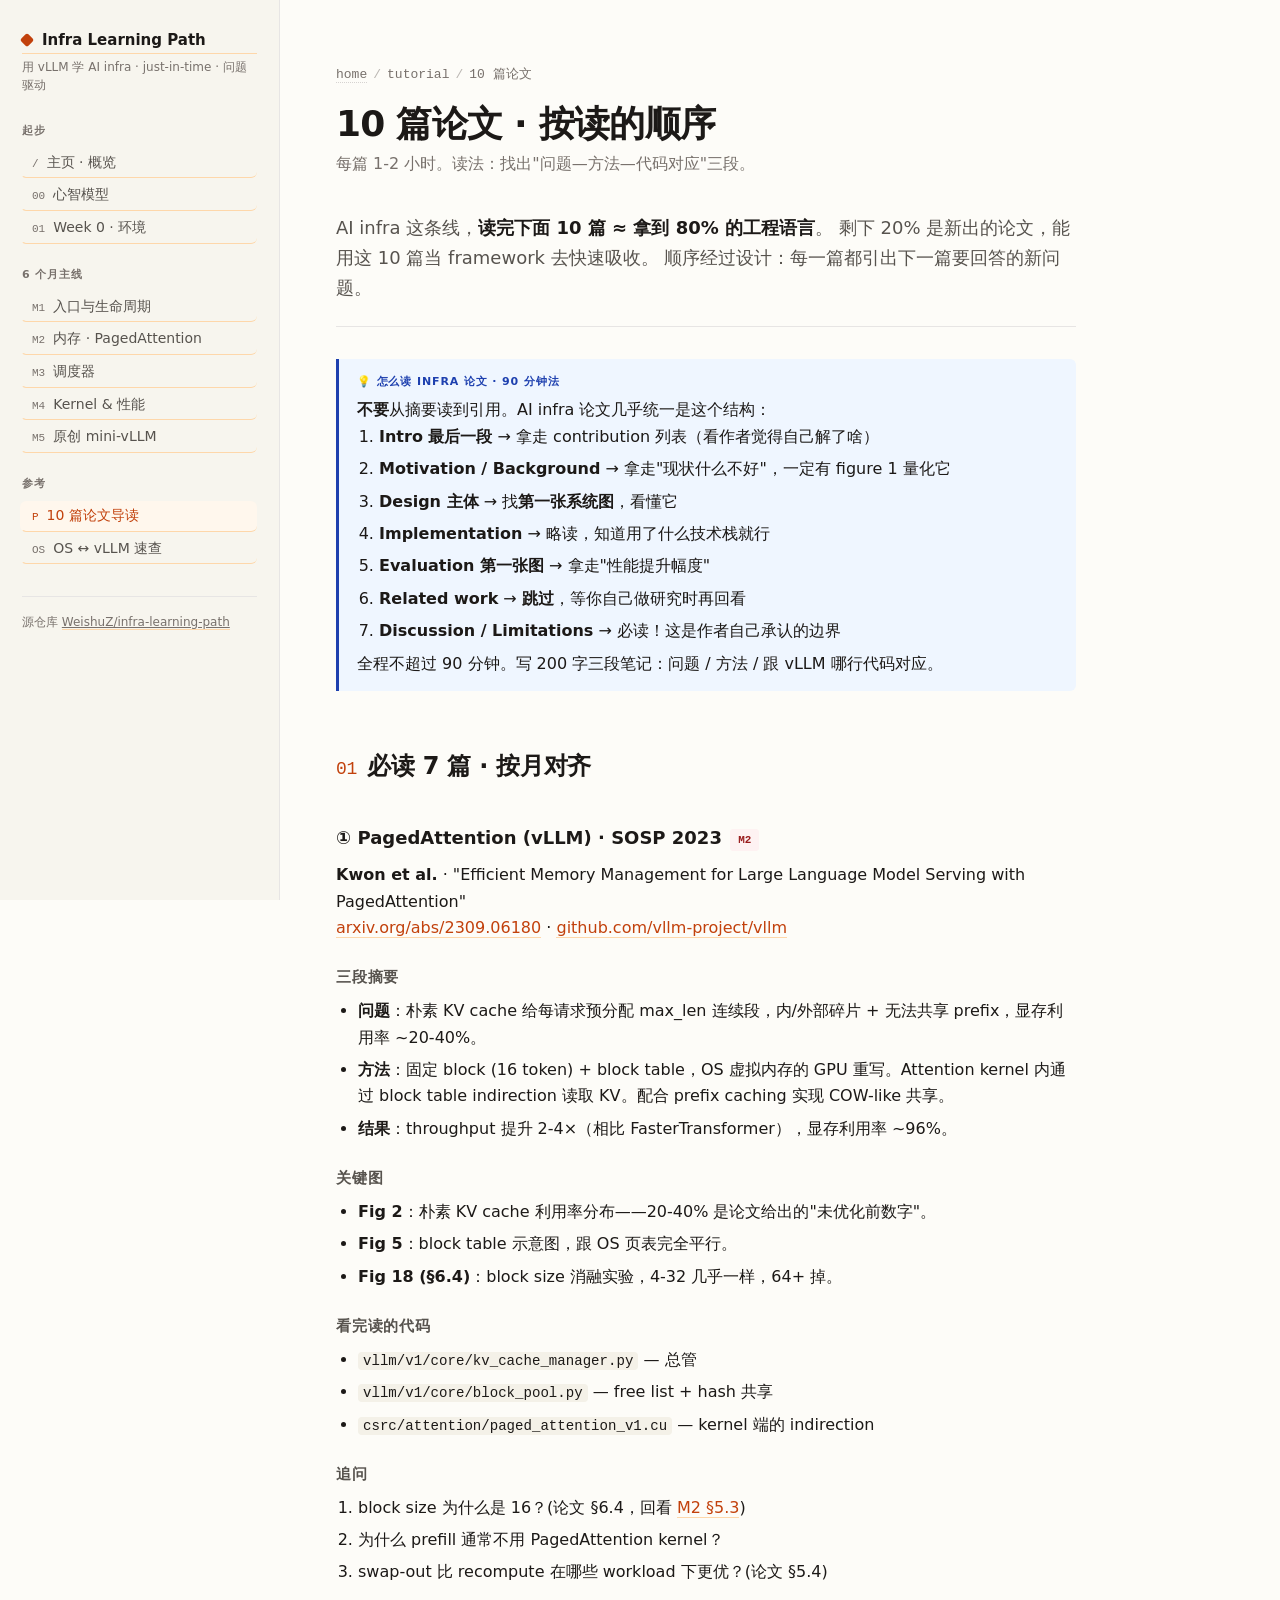
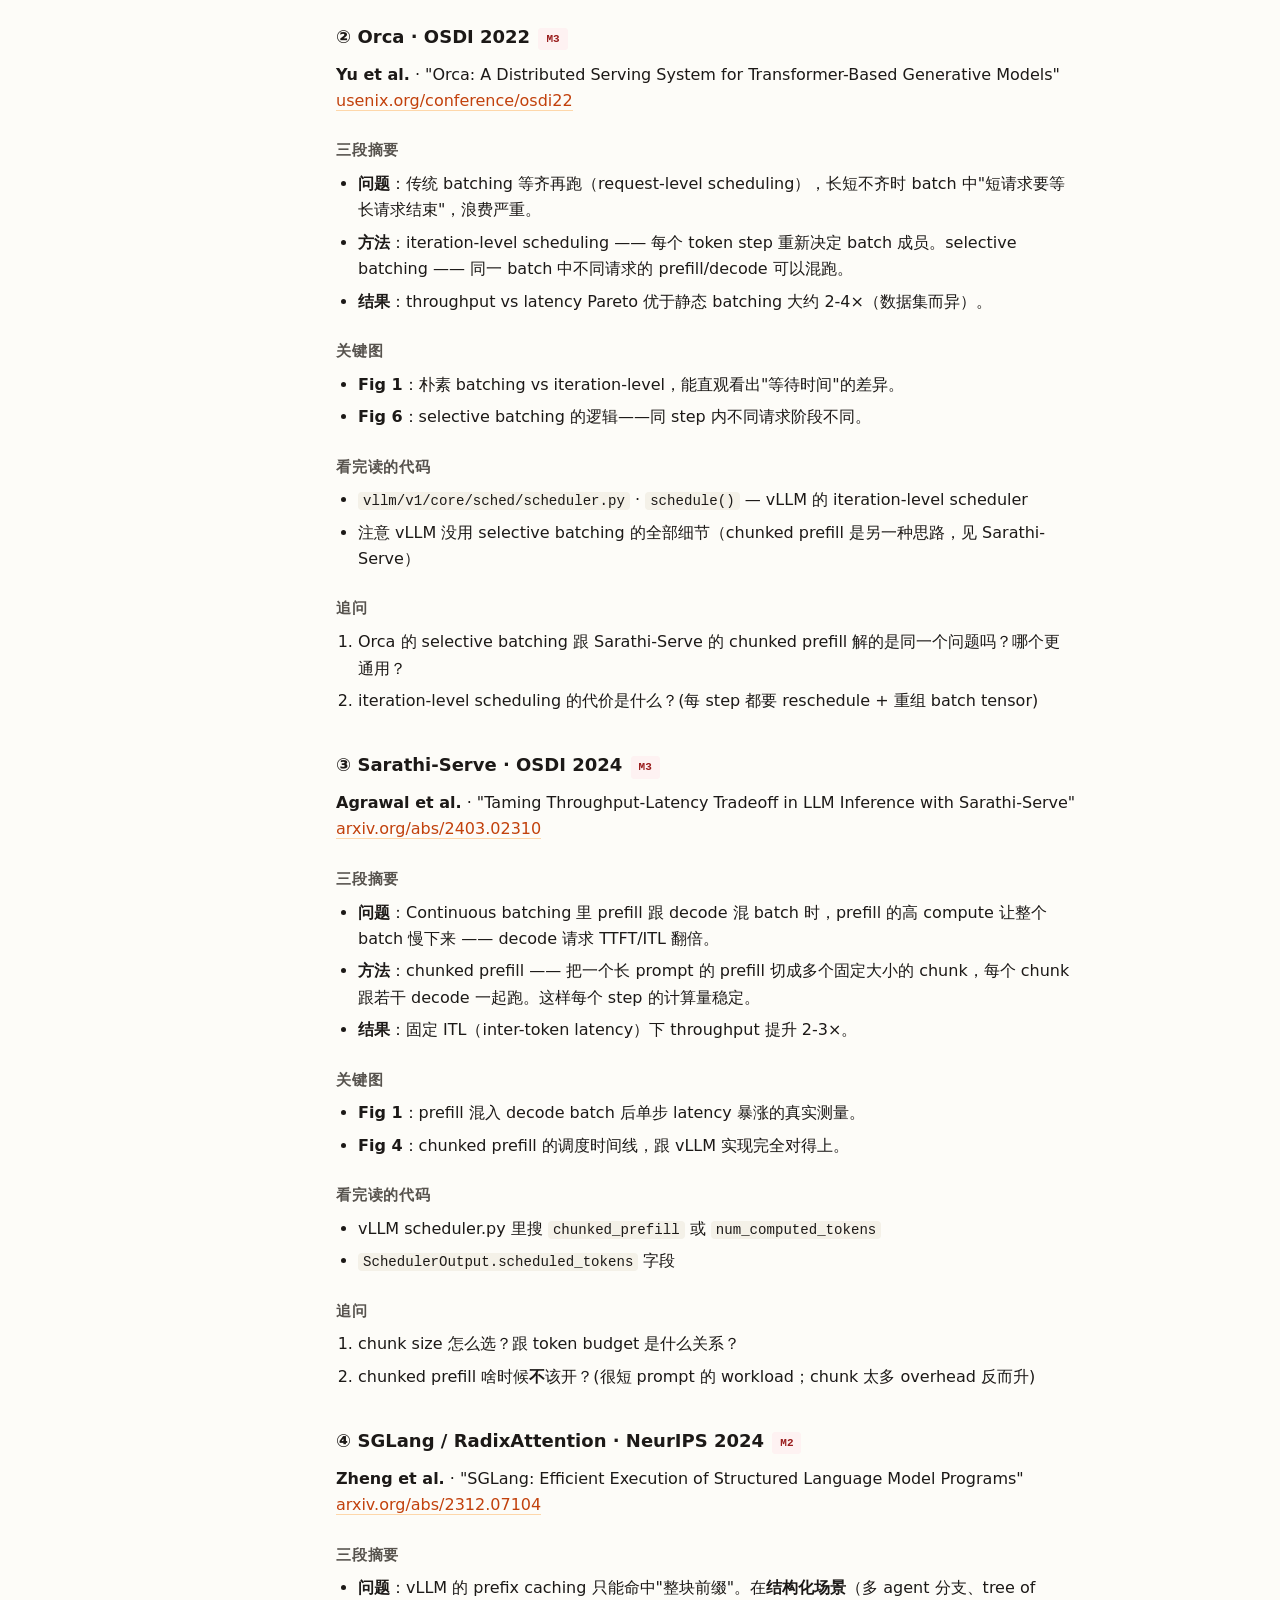
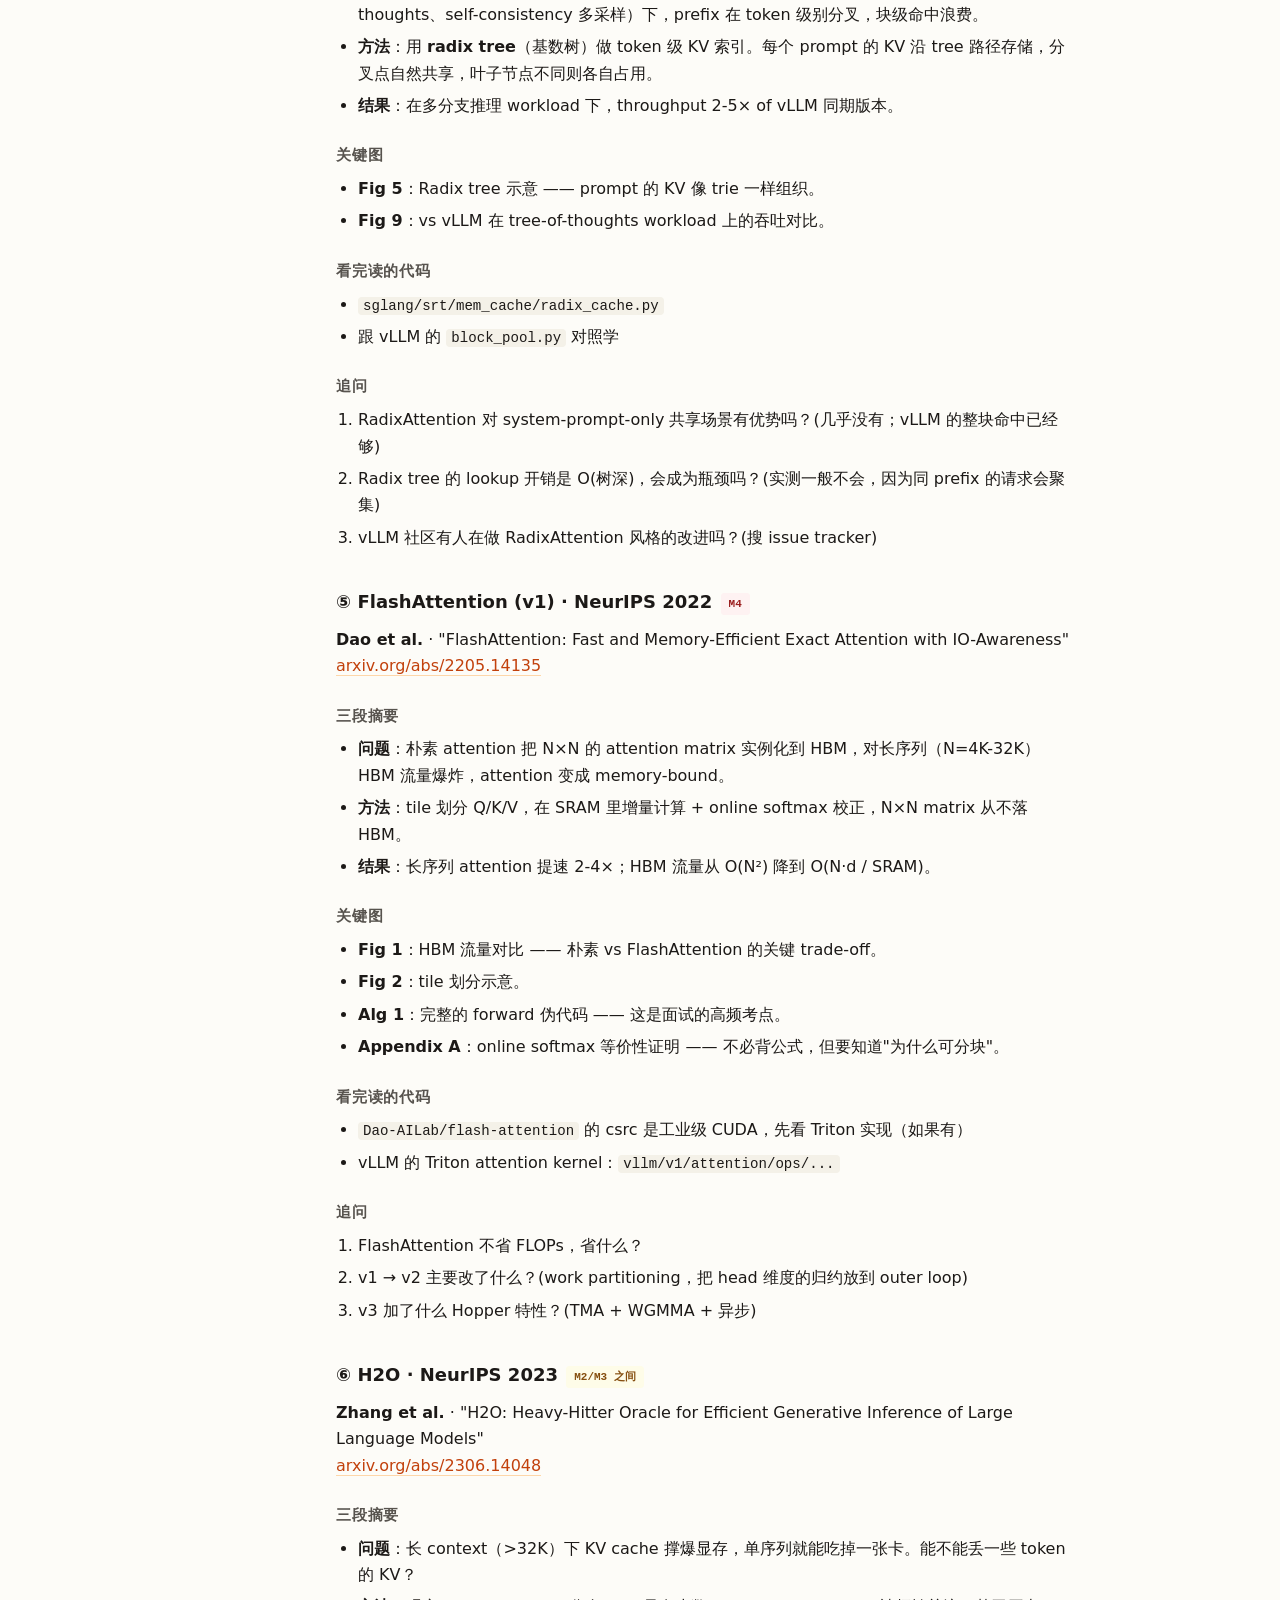
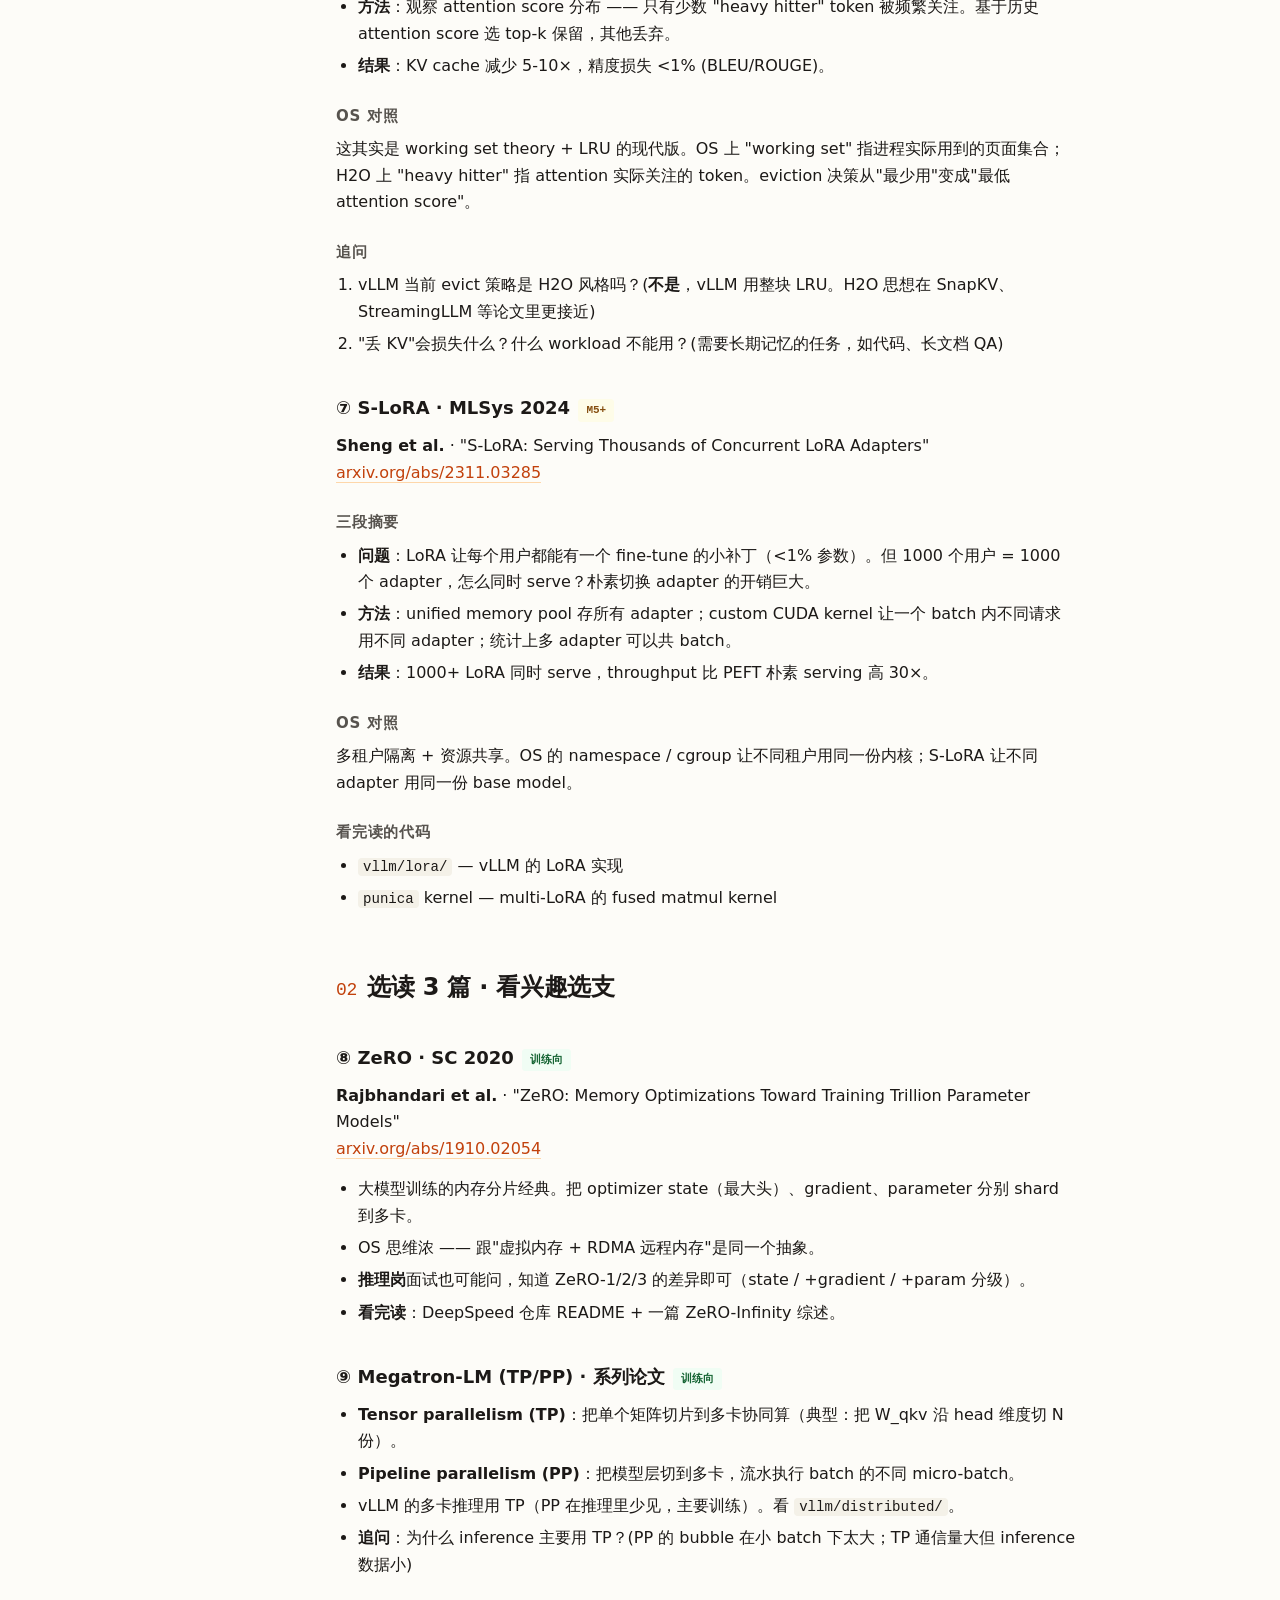
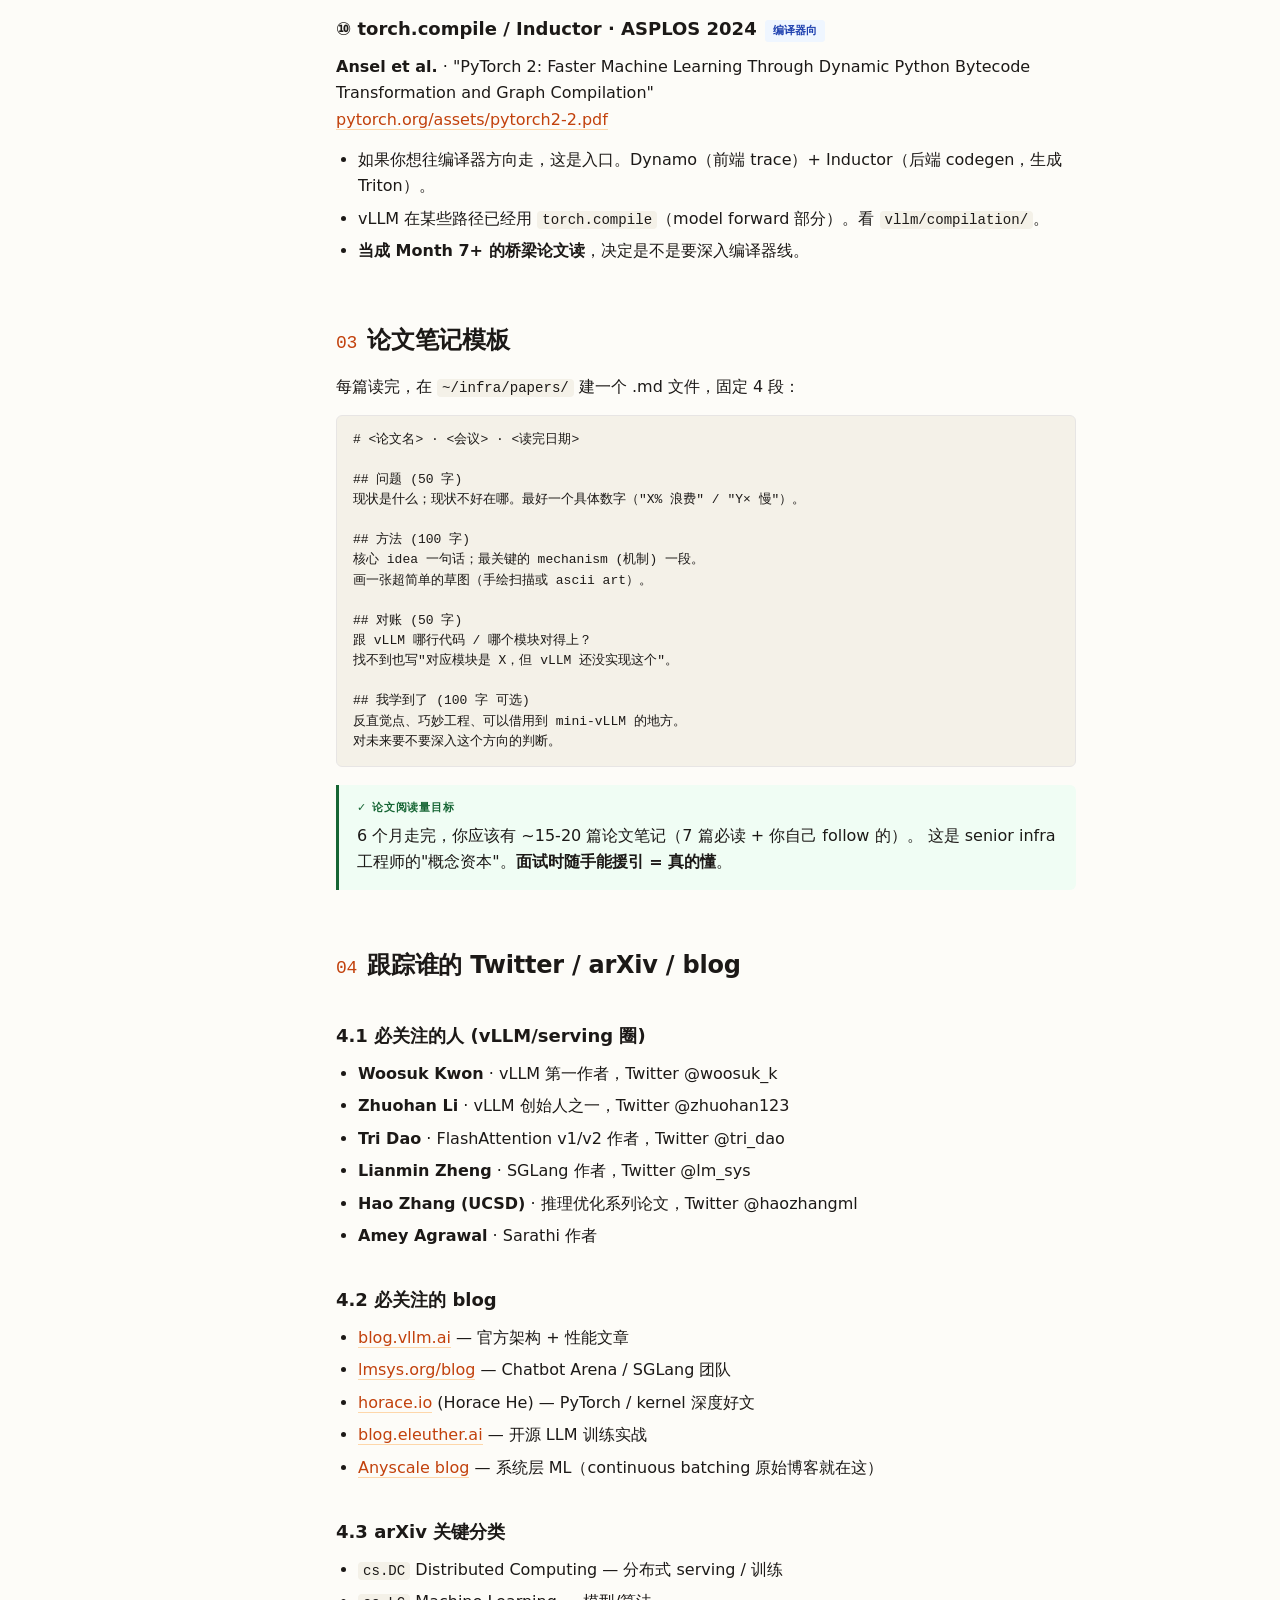
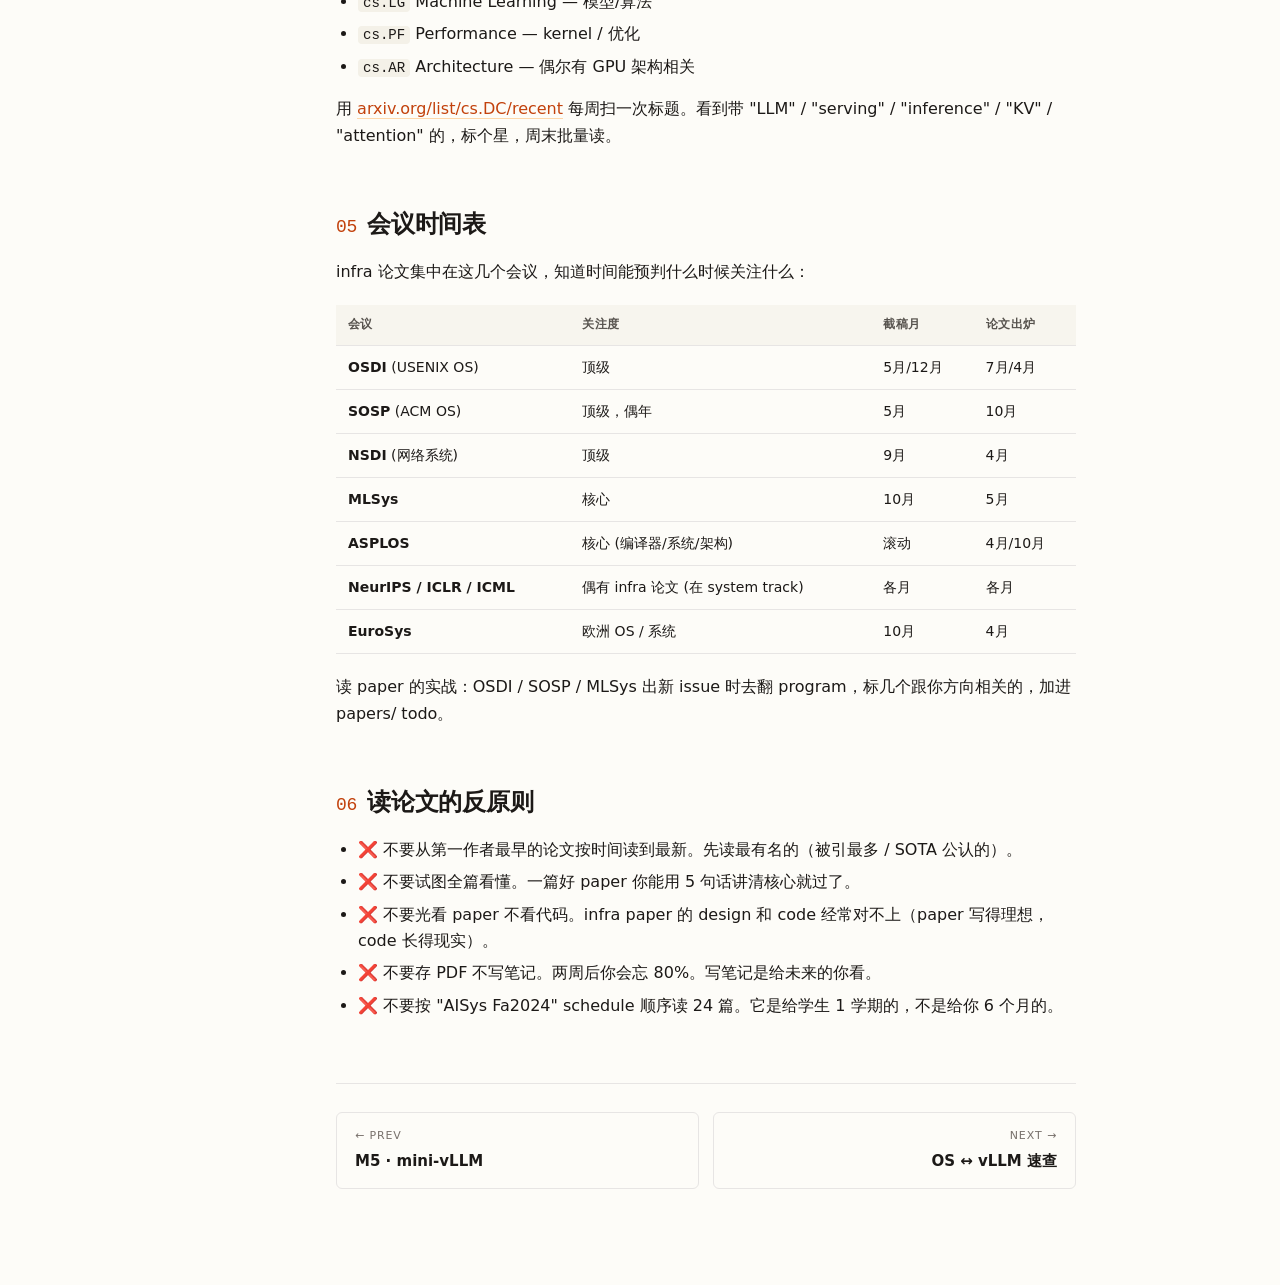
<file: tutorial/07-papers.html>
<!doctype html>
<html lang="zh-CN">
<head>
<meta charset="utf-8" />
<meta name="viewport" content="width=device-width, initial-scale=1" />
<title>10 篇论文导读 — Infra Learning Path</title>
<meta name="description" content="vLLM / AI infra 必读论文清单，按读的顺序，每篇含问题—方法—代码对应—追问。" />
<link rel="stylesheet" href="../assets/style.css" />
</head>
<body>

<button class="menu-btn" aria-label="菜单">☰ 目录</button>

<div class="layout">

<aside class="sidebar">
  <a href="../index.html" class="brand"><span class="dot"></span>Infra Learning Path</a>
  <div class="tagline">用 vLLM 学 AI infra · just-in-time · 问题驱动</div>
  <div class="nav-group"><div class="nav-label">起步</div><nav><ul>
    <li><a href="../index.html"><span class="idx">/</span>主页 · 概览</a></li>
    <li><a href="00-mental-model.html"><span class="idx">00</span>心智模型</a></li>
    <li><a href="01-setup.html"><span class="idx">01</span>Week 0 · 环境</a></li>
  </ul></nav></div>
  <div class="nav-group"><div class="nav-label">6 个月主线</div><nav><ul>
    <li><a href="02-entrypoints.html"><span class="idx">M1</span>入口与生命周期</a></li>
    <li><a href="03-memory.html"><span class="idx">M2</span>内存 · PagedAttention</a></li>
    <li><a href="04-scheduler.html"><span class="idx">M3</span>调度器</a></li>
    <li><a href="05-kernels.html"><span class="idx">M4</span>Kernel &amp; 性能</a></li>
    <li><a href="06-mini-vllm.html"><span class="idx">M5</span>原创 mini-vLLM</a></li>
  </ul></nav></div>
  <div class="nav-group"><div class="nav-label">参考</div><nav><ul>
    <li><a href="07-papers.html"><span class="idx">P</span>10 篇论文导读</a></li>
    <li><a href="08-os-bridge.html"><span class="idx">OS</span>OS ↔ vLLM 速查</a></li>
  </ul></nav></div>
  <div class="foot">源仓库 <a href="https://github.com/WeishuZ/infra-learning-path" target="_blank" rel="noopener">WeishuZ/infra-learning-path</a></div>
</aside>

<main class="content">

<div class="crumbs">
  <a href="../index.html">home</a><span class="sep">/</span>tutorial<span class="sep">/</span>10 篇论文
</div>

<h1 class="page-title">10 篇论文 · 按读的顺序</h1>
<p class="page-sub">每篇 1-2 小时。读法：找出"问题—方法—代码对应"三段。</p>

<p class="lede">
  AI infra 这条线，<strong>读完下面 10 篇 ≈ 拿到 80% 的工程语言</strong>。
  剩下 20% 是新出的论文，能用这 10 篇当 framework 去快速吸收。
  顺序经过设计：每一篇都引出下一篇要回答的新问题。
</p>

<div class="callout tip">
  <div class="label">💡 怎么读 infra 论文 · 90 分钟法</div>
  <strong>不要</strong>从摘要读到引用。AI infra 论文几乎统一是这个结构：
  <ol>
    <li><strong>Intro 最后一段</strong> → 拿走 contribution 列表（看作者觉得自己解了啥）</li>
    <li><strong>Motivation / Background</strong> → 拿走"现状什么不好"，一定有 figure 1 量化它</li>
    <li><strong>Design 主体</strong> → 找<strong>第一张系统图</strong>，看懂它</li>
    <li><strong>Implementation</strong> → 略读，知道用了什么技术栈就行</li>
    <li><strong>Evaluation 第一张图</strong> → 拿走"性能提升幅度"</li>
    <li><strong>Related work</strong> → <strong>跳过</strong>，等你自己做研究时再回看</li>
    <li><strong>Discussion / Limitations</strong> → 必读！这是作者自己承认的边界</li>
  </ol>
  全程不超过 90 分钟。写 200 字三段笔记：问题 / 方法 / 跟 vLLM 哪行代码对应。
</div>

<h2><span class="num">01</span>必读 7 篇 · 按月对齐</h2>

<h3>① PagedAttention (vLLM) · SOSP 2023 <span class="tag red">M2</span></h3>

<p><strong>Kwon et al.</strong> · "Efficient Memory Management for Large Language Model Serving with PagedAttention"<br>
<a href="https://arxiv.org/abs/2309.06180" target="_blank">arxiv.org/abs/2309.06180</a> · <a href="https://github.com/vllm-project/vllm" target="_blank">github.com/vllm-project/vllm</a></p>

<h4>三段摘要</h4>
<ul>
  <li><strong>问题</strong>：朴素 KV cache 给每请求预分配 max_len 连续段，内/外部碎片 + 无法共享 prefix，显存利用率 ~20-40%。</li>
  <li><strong>方法</strong>：固定 block (16 token) + block table，OS 虚拟内存的 GPU 重写。Attention kernel 内通过 block table indirection 读取 KV。配合 prefix caching 实现 COW-like 共享。</li>
  <li><strong>结果</strong>：throughput 提升 2-4×（相比 FasterTransformer），显存利用率 ~96%。</li>
</ul>

<h4>关键图</h4>
<ul>
  <li><strong>Fig 2</strong>：朴素 KV cache 利用率分布——20-40% 是论文给出的"未优化前数字"。</li>
  <li><strong>Fig 5</strong>：block table 示意图，跟 OS 页表完全平行。</li>
  <li><strong>Fig 18 (§6.4)</strong>：block size 消融实验，4-32 几乎一样，64+ 掉。</li>
</ul>

<h4>看完读的代码</h4>
<ul>
  <li><code>vllm/v1/core/kv_cache_manager.py</code> — 总管</li>
  <li><code>vllm/v1/core/block_pool.py</code> — free list + hash 共享</li>
  <li><code>csrc/attention/paged_attention_v1.cu</code> — kernel 端的 indirection</li>
</ul>

<h4>追问</h4>
<ol>
  <li>block size 为什么是 16？(论文 §6.4，回看 <a href="03-memory.html#paged">M2 §5.3</a>)</li>
  <li>为什么 prefill 通常不用 PagedAttention kernel？</li>
  <li>swap-out 比 recompute 在哪些 workload 下更优？(论文 §5.4)</li>
</ol>

<h3>② Orca · OSDI 2022 <span class="tag red">M3</span></h3>

<p><strong>Yu et al.</strong> · "Orca: A Distributed Serving System for Transformer-Based Generative Models"<br>
<a href="https://www.usenix.org/conference/osdi22/presentation/yu" target="_blank">usenix.org/conference/osdi22</a></p>

<h4>三段摘要</h4>
<ul>
  <li><strong>问题</strong>：传统 batching 等齐再跑（request-level scheduling），长短不齐时 batch 中"短请求要等长请求结束"，浪费严重。</li>
  <li><strong>方法</strong>：iteration-level scheduling —— 每个 token step 重新决定 batch 成员。selective batching —— 同一 batch 中不同请求的 prefill/decode 可以混跑。</li>
  <li><strong>结果</strong>：throughput vs latency Pareto 优于静态 batching 大约 2-4×（数据集而异）。</li>
</ul>

<h4>关键图</h4>
<ul>
  <li><strong>Fig 1</strong>：朴素 batching vs iteration-level，能直观看出"等待时间"的差异。</li>
  <li><strong>Fig 6</strong>：selective batching 的逻辑——同 step 内不同请求阶段不同。</li>
</ul>

<h4>看完读的代码</h4>
<ul>
  <li><code>vllm/v1/core/sched/scheduler.py</code> · <code>schedule()</code> — vLLM 的 iteration-level scheduler</li>
  <li>注意 vLLM 没用 selective batching 的全部细节（chunked prefill 是另一种思路，见 Sarathi-Serve）</li>
</ul>

<h4>追问</h4>
<ol>
  <li>Orca 的 selective batching 跟 Sarathi-Serve 的 chunked prefill 解的是同一个问题吗？哪个更通用？</li>
  <li>iteration-level scheduling 的代价是什么？(每 step 都要 reschedule + 重组 batch tensor)</li>
</ol>

<h3>③ Sarathi-Serve · OSDI 2024 <span class="tag red">M3</span></h3>

<p><strong>Agrawal et al.</strong> · "Taming Throughput-Latency Tradeoff in LLM Inference with Sarathi-Serve"<br>
<a href="https://arxiv.org/abs/2403.02310" target="_blank">arxiv.org/abs/2403.02310</a></p>

<h4>三段摘要</h4>
<ul>
  <li><strong>问题</strong>：Continuous batching 里 prefill 跟 decode 混 batch 时，prefill 的高 compute 让整个 batch 慢下来 —— decode 请求 TTFT/ITL 翻倍。</li>
  <li><strong>方法</strong>：chunked prefill —— 把一个长 prompt 的 prefill 切成多个固定大小的 chunk，每个 chunk 跟若干 decode 一起跑。这样每个 step 的计算量稳定。</li>
  <li><strong>结果</strong>：固定 ITL（inter-token latency）下 throughput 提升 2-3×。</li>
</ul>

<h4>关键图</h4>
<ul>
  <li><strong>Fig 1</strong>：prefill 混入 decode batch 后单步 latency 暴涨的真实测量。</li>
  <li><strong>Fig 4</strong>：chunked prefill 的调度时间线，跟 vLLM 实现完全对得上。</li>
</ul>

<h4>看完读的代码</h4>
<ul>
  <li>vLLM scheduler.py 里搜 <code>chunked_prefill</code> 或 <code>num_computed_tokens</code></li>
  <li><code>SchedulerOutput.scheduled_tokens</code> 字段</li>
</ul>

<h4>追问</h4>
<ol>
  <li>chunk size 怎么选？跟 token budget 是什么关系？</li>
  <li>chunked prefill 啥时候<strong>不</strong>该开？(很短 prompt 的 workload；chunk 太多 overhead 反而升)</li>
</ol>

<h3>④ SGLang / RadixAttention · NeurIPS 2024 <span class="tag red">M2</span></h3>

<p><strong>Zheng et al.</strong> · "SGLang: Efficient Execution of Structured Language Model Programs"<br>
<a href="https://arxiv.org/abs/2312.07104" target="_blank">arxiv.org/abs/2312.07104</a></p>

<h4>三段摘要</h4>
<ul>
  <li><strong>问题</strong>：vLLM 的 prefix caching 只能命中"整块前缀"。在<strong>结构化场景</strong>（多 agent 分支、tree of thoughts、self-consistency 多采样）下，prefix 在 token 级别分叉，块级命中浪费。</li>
  <li><strong>方法</strong>：用 <strong>radix tree</strong>（基数树）做 token 级 KV 索引。每个 prompt 的 KV 沿 tree 路径存储，分叉点自然共享，叶子节点不同则各自占用。</li>
  <li><strong>结果</strong>：在多分支推理 workload 下，throughput 2-5× of vLLM 同期版本。</li>
</ul>

<h4>关键图</h4>
<ul>
  <li><strong>Fig 5</strong>：Radix tree 示意 —— prompt 的 KV 像 trie 一样组织。</li>
  <li><strong>Fig 9</strong>：vs vLLM 在 tree-of-thoughts workload 上的吞吐对比。</li>
</ul>

<h4>看完读的代码</h4>
<ul>
  <li><code>sglang/srt/mem_cache/radix_cache.py</code></li>
  <li>跟 vLLM 的 <code>block_pool.py</code> 对照学</li>
</ul>

<h4>追问</h4>
<ol>
  <li>RadixAttention 对 system-prompt-only 共享场景有优势吗？(几乎没有；vLLM 的整块命中已经够)</li>
  <li>Radix tree 的 lookup 开销是 O(树深)，会成为瓶颈吗？(实测一般不会，因为同 prefix 的请求会聚集)</li>
  <li>vLLM 社区有人在做 RadixAttention 风格的改进吗？(搜 issue tracker)</li>
</ol>

<h3>⑤ FlashAttention (v1) · NeurIPS 2022 <span class="tag red">M4</span></h3>

<p><strong>Dao et al.</strong> · "FlashAttention: Fast and Memory-Efficient Exact Attention with IO-Awareness"<br>
<a href="https://arxiv.org/abs/2205.14135" target="_blank">arxiv.org/abs/2205.14135</a></p>

<h4>三段摘要</h4>
<ul>
  <li><strong>问题</strong>：朴素 attention 把 N×N 的 attention matrix 实例化到 HBM，对长序列（N=4K-32K）HBM 流量爆炸，attention 变成 memory-bound。</li>
  <li><strong>方法</strong>：tile 划分 Q/K/V，在 SRAM 里增量计算 + online softmax 校正，N×N matrix 从不落 HBM。</li>
  <li><strong>结果</strong>：长序列 attention 提速 2-4×；HBM 流量从 O(N²) 降到 O(N·d / SRAM)。</li>
</ul>

<h4>关键图</h4>
<ul>
  <li><strong>Fig 1</strong>：HBM 流量对比 —— 朴素 vs FlashAttention 的关键 trade-off。</li>
  <li><strong>Fig 2</strong>：tile 划分示意。</li>
  <li><strong>Alg 1</strong>：完整的 forward 伪代码 —— 这是面试的高频考点。</li>
  <li><strong>Appendix A</strong>：online softmax 等价性证明 —— 不必背公式，但要知道"为什么可分块"。</li>
</ul>

<h4>看完读的代码</h4>
<ul>
  <li><code>Dao-AILab/flash-attention</code> 的 csrc 是工业级 CUDA，先看 Triton 实现（如果有）</li>
  <li>vLLM 的 Triton attention kernel：<code>vllm/v1/attention/ops/...</code></li>
</ul>

<h4>追问</h4>
<ol>
  <li>FlashAttention 不省 FLOPs，省什么？</li>
  <li>v1 → v2 主要改了什么？(work partitioning，把 head 维度的归约放到 outer loop)</li>
  <li>v3 加了什么 Hopper 特性？(TMA + WGMMA + 异步)</li>
</ol>

<h3>⑥ H2O · NeurIPS 2023 <span class="tag yellow">M2/M3 之间</span></h3>

<p><strong>Zhang et al.</strong> · "H2O: Heavy-Hitter Oracle for Efficient Generative Inference of Large Language Models"<br>
<a href="https://arxiv.org/abs/2306.14048" target="_blank">arxiv.org/abs/2306.14048</a></p>

<h4>三段摘要</h4>
<ul>
  <li><strong>问题</strong>：长 context（&gt;32K）下 KV cache 撑爆显存，单序列就能吃掉一张卡。能不能丢一些 token 的 KV？</li>
  <li><strong>方法</strong>：观察 attention score 分布 —— 只有少数 "heavy hitter" token 被频繁关注。基于历史 attention score 选 top-k 保留，其他丢弃。</li>
  <li><strong>结果</strong>：KV cache 减少 5-10×，精度损失 &lt;1% (BLEU/ROUGE)。</li>
</ul>

<h4>OS 对照</h4>
<p>这其实是 working set theory + LRU 的现代版。OS 上 "working set" 指进程实际用到的页面集合；H2O 上 "heavy hitter" 指 attention 实际关注的 token。eviction 决策从"最少用"变成"最低 attention score"。</p>

<h4>追问</h4>
<ol>
  <li>vLLM 当前 evict 策略是 H2O 风格吗？(<strong>不是</strong>，vLLM 用整块 LRU。H2O 思想在 SnapKV、StreamingLLM 等论文里更接近)</li>
  <li>"丢 KV"会损失什么？什么 workload 不能用？(需要长期记忆的任务，如代码、长文档 QA)</li>
</ol>

<h3>⑦ S-LoRA · MLSys 2024 <span class="tag yellow">M5+</span></h3>

<p><strong>Sheng et al.</strong> · "S-LoRA: Serving Thousands of Concurrent LoRA Adapters"<br>
<a href="https://arxiv.org/abs/2311.03285" target="_blank">arxiv.org/abs/2311.03285</a></p>

<h4>三段摘要</h4>
<ul>
  <li><strong>问题</strong>：LoRA 让每个用户都能有一个 fine-tune 的小补丁（&lt;1% 参数）。但 1000 个用户 = 1000 个 adapter，怎么同时 serve？朴素切换 adapter 的开销巨大。</li>
  <li><strong>方法</strong>：unified memory pool 存所有 adapter；custom CUDA kernel 让一个 batch 内不同请求用不同 adapter；统计上多 adapter 可以共 batch。</li>
  <li><strong>结果</strong>：1000+ LoRA 同时 serve，throughput 比 PEFT 朴素 serving 高 30×。</li>
</ul>

<h4>OS 对照</h4>
<p>多租户隔离 + 资源共享。OS 的 namespace / cgroup 让不同租户用同一份内核；S-LoRA 让不同 adapter 用同一份 base model。</p>

<h4>看完读的代码</h4>
<ul>
  <li><code>vllm/lora/</code> — vLLM 的 LoRA 实现</li>
  <li><code>punica</code> kernel — multi-LoRA 的 fused matmul kernel</li>
</ul>

<h2><span class="num">02</span>选读 3 篇 · 看兴趣选支</h2>

<h3>⑧ ZeRO · SC 2020 <span class="tag green">训练向</span></h3>

<p><strong>Rajbhandari et al.</strong> · "ZeRO: Memory Optimizations Toward Training Trillion Parameter Models"<br>
<a href="https://arxiv.org/abs/1910.02054" target="_blank">arxiv.org/abs/1910.02054</a></p>

<ul>
  <li>大模型训练的内存分片经典。把 optimizer state（最大头）、gradient、parameter 分别 shard 到多卡。</li>
  <li>OS 思维浓 —— 跟"虚拟内存 + RDMA 远程内存"是同一个抽象。</li>
  <li><strong>推理岗</strong>面试也可能问，知道 ZeRO-1/2/3 的差异即可（state / +gradient / +param 分级）。</li>
  <li><strong>看完读</strong>：DeepSpeed 仓库 README + 一篇 ZeRO-Infinity 综述。</li>
</ul>

<h3>⑨ Megatron-LM (TP/PP) · 系列论文 <span class="tag green">训练向</span></h3>

<ul>
  <li><strong>Tensor parallelism (TP)</strong>：把单个矩阵切片到多卡协同算（典型：把 W_qkv 沿 head 维度切 N 份）。</li>
  <li><strong>Pipeline parallelism (PP)</strong>：把模型层切到多卡，流水执行 batch 的不同 micro-batch。</li>
  <li>vLLM 的多卡推理用 TP（PP 在推理里少见，主要训练）。看 <code>vllm/distributed/</code>。</li>
  <li><strong>追问</strong>：为什么 inference 主要用 TP？(PP 的 bubble 在小 batch 下太大；TP 通信量大但 inference 数据小)</li>
</ul>

<h3>⑩ torch.compile / Inductor · ASPLOS 2024 <span class="tag blue">编译器向</span></h3>

<p><strong>Ansel et al.</strong> · "PyTorch 2: Faster Machine Learning Through Dynamic Python Bytecode Transformation and Graph Compilation"<br>
<a href="https://pytorch.org/assets/pytorch2-2.pdf" target="_blank">pytorch.org/assets/pytorch2-2.pdf</a></p>

<ul>
  <li>如果你想往编译器方向走，这是入口。Dynamo（前端 trace）+ Inductor（后端 codegen，生成 Triton）。</li>
  <li>vLLM 在某些路径已经用 <code>torch.compile</code>（model forward 部分）。看 <code>vllm/compilation/</code>。</li>
  <li><strong>当成 Month 7+ 的桥梁论文读</strong>，决定是不是要深入编译器线。</li>
</ul>

<h2><span class="num">03</span>论文笔记模板</h2>

<p>每篇读完，在 <code>~/infra/papers/</code> 建一个 .md 文件，固定 4 段：</p>

<pre><code># &lt;论文名&gt; · &lt;会议&gt; · &lt;读完日期&gt;

## 问题 (50 字)
现状是什么；现状不好在哪。最好一个具体数字（"X% 浪费" / "Y× 慢"）。

## 方法 (100 字)
核心 idea 一句话；最关键的 mechanism (机制) 一段。
画一张超简单的草图（手绘扫描或 ascii art）。

## 对账 (50 字)
跟 vLLM 哪行代码 / 哪个模块对得上？
找不到也写"对应模块是 X，但 vLLM 还没实现这个"。

## 我学到了 (100 字 可选)
反直觉点、巧妙工程、可以借用到 mini-vLLM 的地方。
对未来要不要深入这个方向的判断。</code></pre>

<div class="callout check">
  <div class="label">✓ 论文阅读量目标</div>
  6 个月走完，你应该有 ~15-20 篇论文笔记（7 篇必读 + 你自己 follow 的）。
  这是 senior infra 工程师的"概念资本"。<strong>面试时随手能援引 = 真的懂</strong>。
</div>

<h2><span class="num">04</span>跟踪谁的 Twitter / arXiv / blog</h2>

<h3>4.1 必关注的人 (vLLM/serving 圈)</h3>
<ul>
  <li><strong>Woosuk Kwon</strong> · vLLM 第一作者，Twitter @woosuk_k</li>
  <li><strong>Zhuohan Li</strong> · vLLM 创始人之一，Twitter @zhuohan123</li>
  <li><strong>Tri Dao</strong> · FlashAttention v1/v2 作者，Twitter @tri_dao</li>
  <li><strong>Lianmin Zheng</strong> · SGLang 作者，Twitter @lm_sys</li>
  <li><strong>Hao Zhang (UCSD)</strong> · 推理优化系列论文，Twitter @haozhangml</li>
  <li><strong>Amey Agrawal</strong> · Sarathi 作者</li>
</ul>

<h3>4.2 必关注的 blog</h3>
<ul>
  <li><a href="https://blog.vllm.ai/" target="_blank">blog.vllm.ai</a> — 官方架构 + 性能文章</li>
  <li><a href="https://lmsys.org/blog/" target="_blank">lmsys.org/blog</a> — Chatbot Arena / SGLang 团队</li>
  <li><a href="https://horace.io/" target="_blank">horace.io</a> (Horace He) — PyTorch / kernel 深度好文</li>
  <li><a href="https://blog.eleuther.ai/" target="_blank">blog.eleuther.ai</a> — 开源 LLM 训练实战</li>
  <li><a href="https://www.anyscale.com/blog" target="_blank">Anyscale blog</a> — 系统层 ML（continuous batching 原始博客就在这）</li>
</ul>

<h3>4.3 arXiv 关键分类</h3>
<ul>
  <li><code>cs.DC</code> Distributed Computing — 分布式 serving / 训练</li>
  <li><code>cs.LG</code> Machine Learning — 模型/算法</li>
  <li><code>cs.PF</code> Performance — kernel / 优化</li>
  <li><code>cs.AR</code> Architecture — 偶尔有 GPU 架构相关</li>
</ul>
<p>用 <a href="https://arxiv.org/list/cs.DC/recent" target="_blank">arxiv.org/list/cs.DC/recent</a> 每周扫一次标题。看到带 "LLM" / "serving" / "inference" / "KV" / "attention" 的，标个星，周末批量读。</p>

<h2><span class="num">05</span>会议时间表</h2>

<p>infra 论文集中在这几个会议，知道时间能预判什么时候关注什么：</p>

<table>
  <thead><tr><th>会议</th><th>关注度</th><th>截稿月</th><th>论文出炉</th></tr></thead>
  <tbody>
    <tr><td><strong>OSDI</strong> (USENIX OS)</td><td>顶级</td><td>5月/12月</td><td>7月/4月</td></tr>
    <tr><td><strong>SOSP</strong> (ACM OS)</td><td>顶级，偶年</td><td>5月</td><td>10月</td></tr>
    <tr><td><strong>NSDI</strong> (网络系统)</td><td>顶级</td><td>9月</td><td>4月</td></tr>
    <tr><td><strong>MLSys</strong></td><td>核心</td><td>10月</td><td>5月</td></tr>
    <tr><td><strong>ASPLOS</strong></td><td>核心 (编译器/系统/架构)</td><td>滚动</td><td>4月/10月</td></tr>
    <tr><td><strong>NeurIPS / ICLR / ICML</strong></td><td>偶有 infra 论文 (在 system track)</td><td>各月</td><td>各月</td></tr>
    <tr><td><strong>EuroSys</strong></td><td>欧洲 OS / 系统</td><td>10月</td><td>4月</td></tr>
  </tbody>
</table>

<p>读 paper 的实战：OSDI / SOSP / MLSys 出新 issue 时去翻 program，标几个跟你方向相关的，加进 papers/ todo。</p>

<h2><span class="num">06</span>读论文的反原则</h2>

<ul>
  <li>❌ 不要从第一作者最早的论文按时间读到最新。先读最有名的（被引最多 / SOTA 公认的）。</li>
  <li>❌ 不要试图全篇看懂。一篇好 paper 你能用 5 句话讲清核心就过了。</li>
  <li>❌ 不要光看 paper 不看代码。infra paper 的 design 和 code 经常对不上（paper 写得理想，code 长得现实）。</li>
  <li>❌ 不要存 PDF 不写笔记。两周后你会忘 80%。写笔记是给未来的你看。</li>
  <li>❌ 不要按 "AISys Fa2024" schedule 顺序读 24 篇。它是给学生 1 学期的，不是给你 6 个月的。</li>
</ul>

<div class="pagenav">
  <a class="prev" href="06-mini-vllm.html"><div class="dir">prev</div><div class="ttl">M5 · mini-vLLM</div></a>
  <a class="next" href="08-os-bridge.html"><div class="dir">next</div><div class="ttl">OS ↔ vLLM 速查</div></a>
</div>

</main>
</div>

<script src="../assets/app.js"></script>
</body>
</html>
</file>
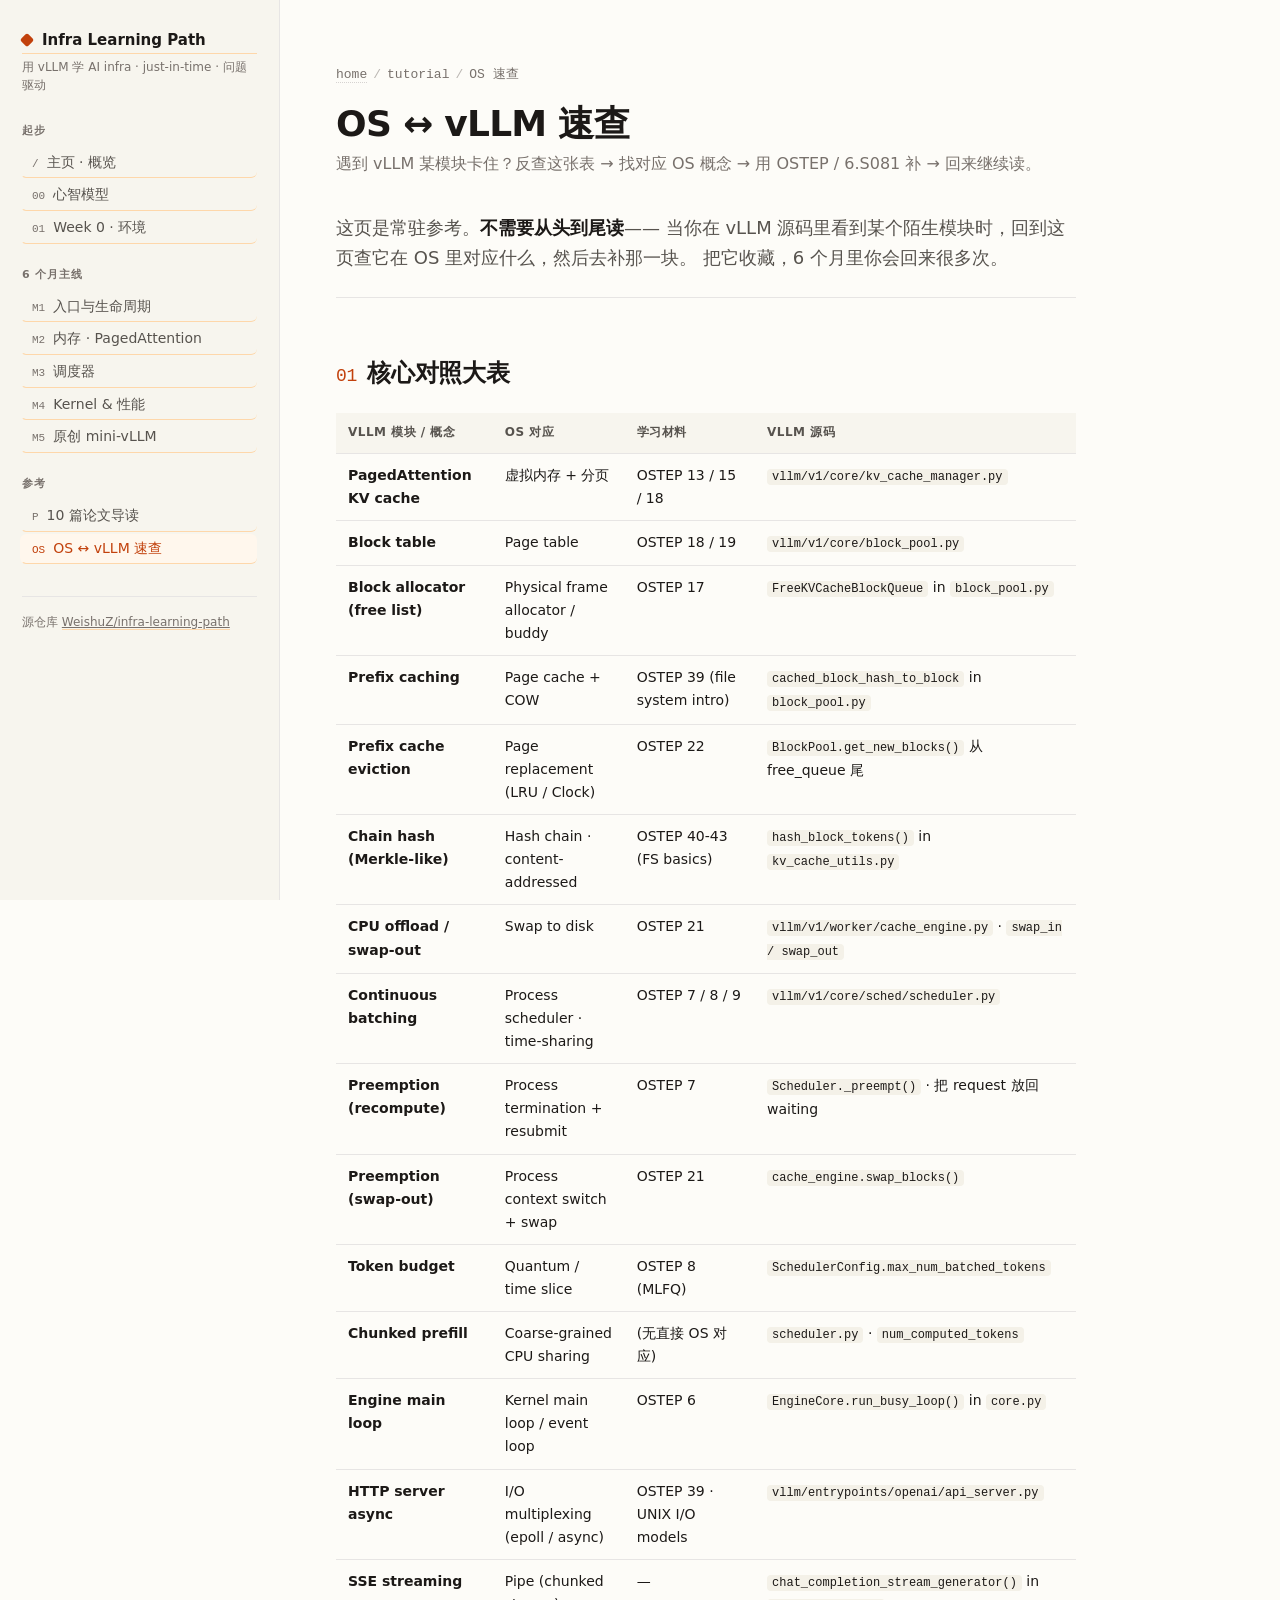
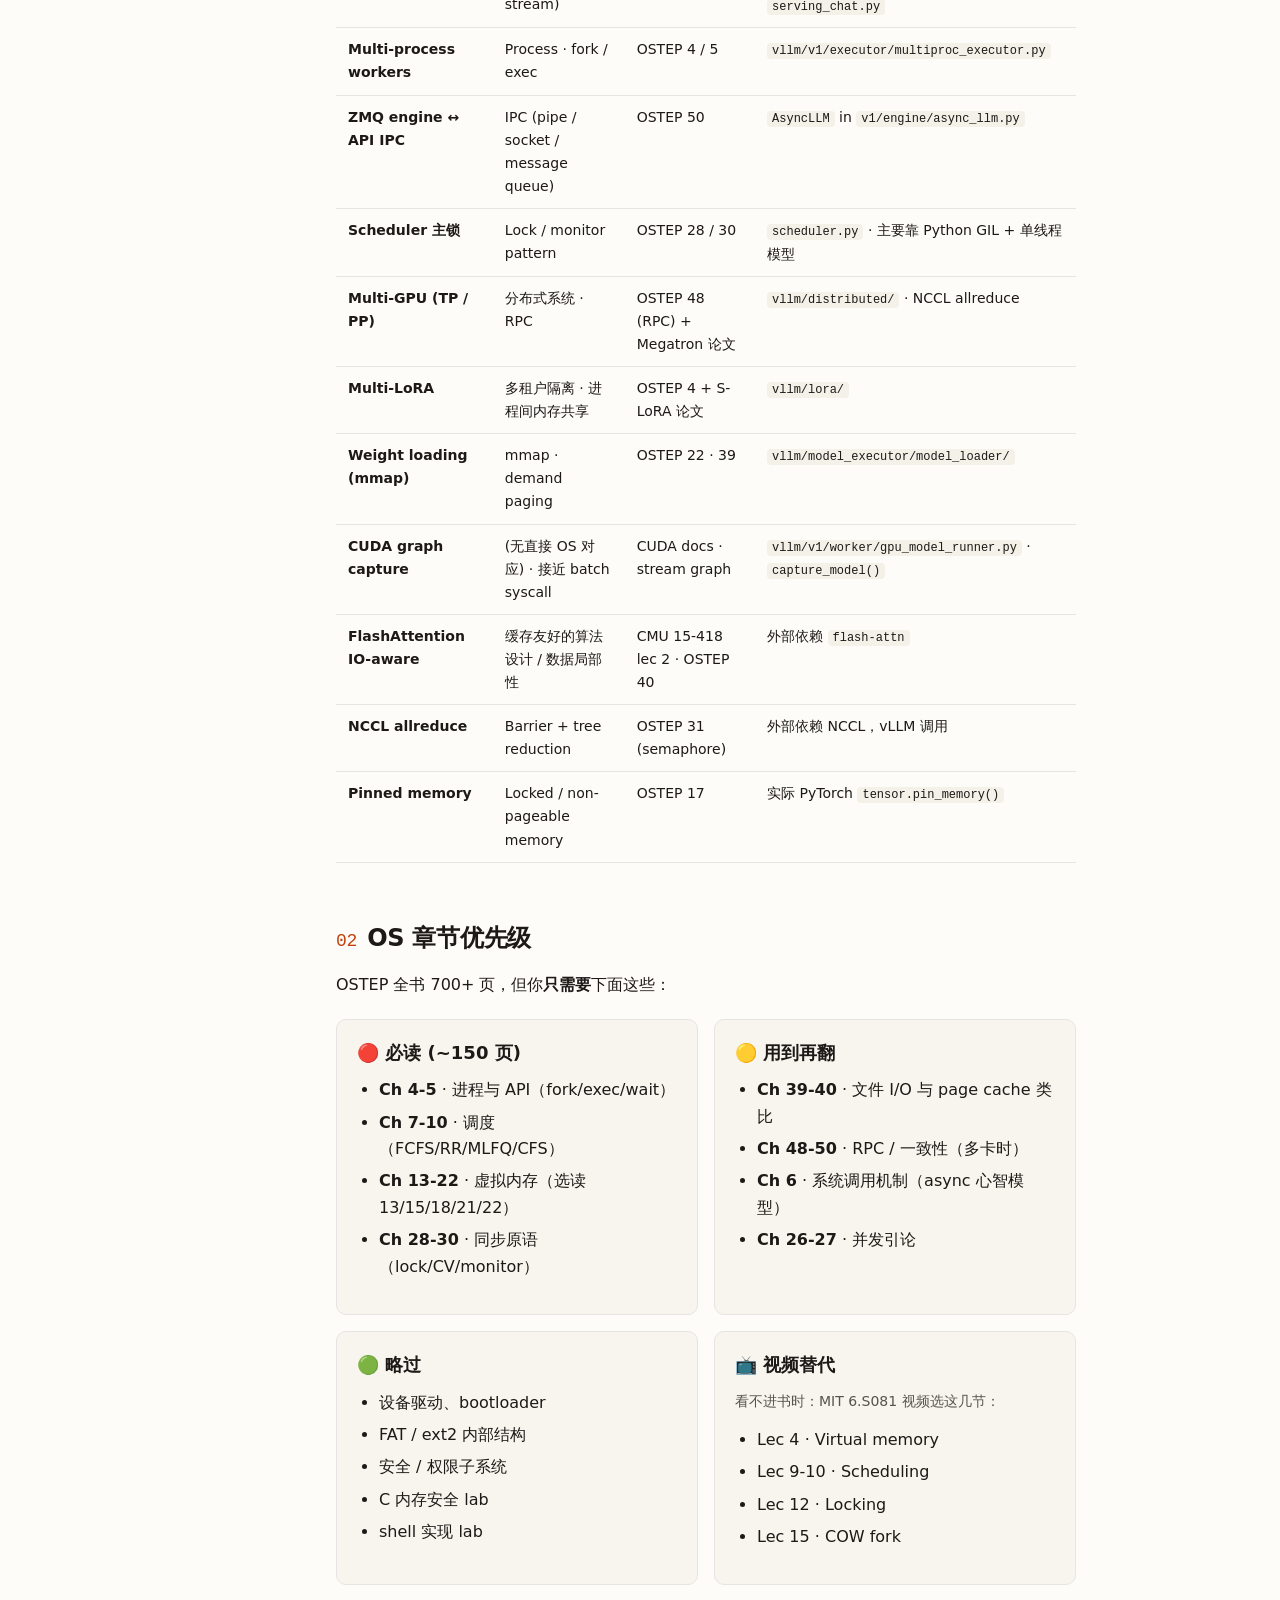
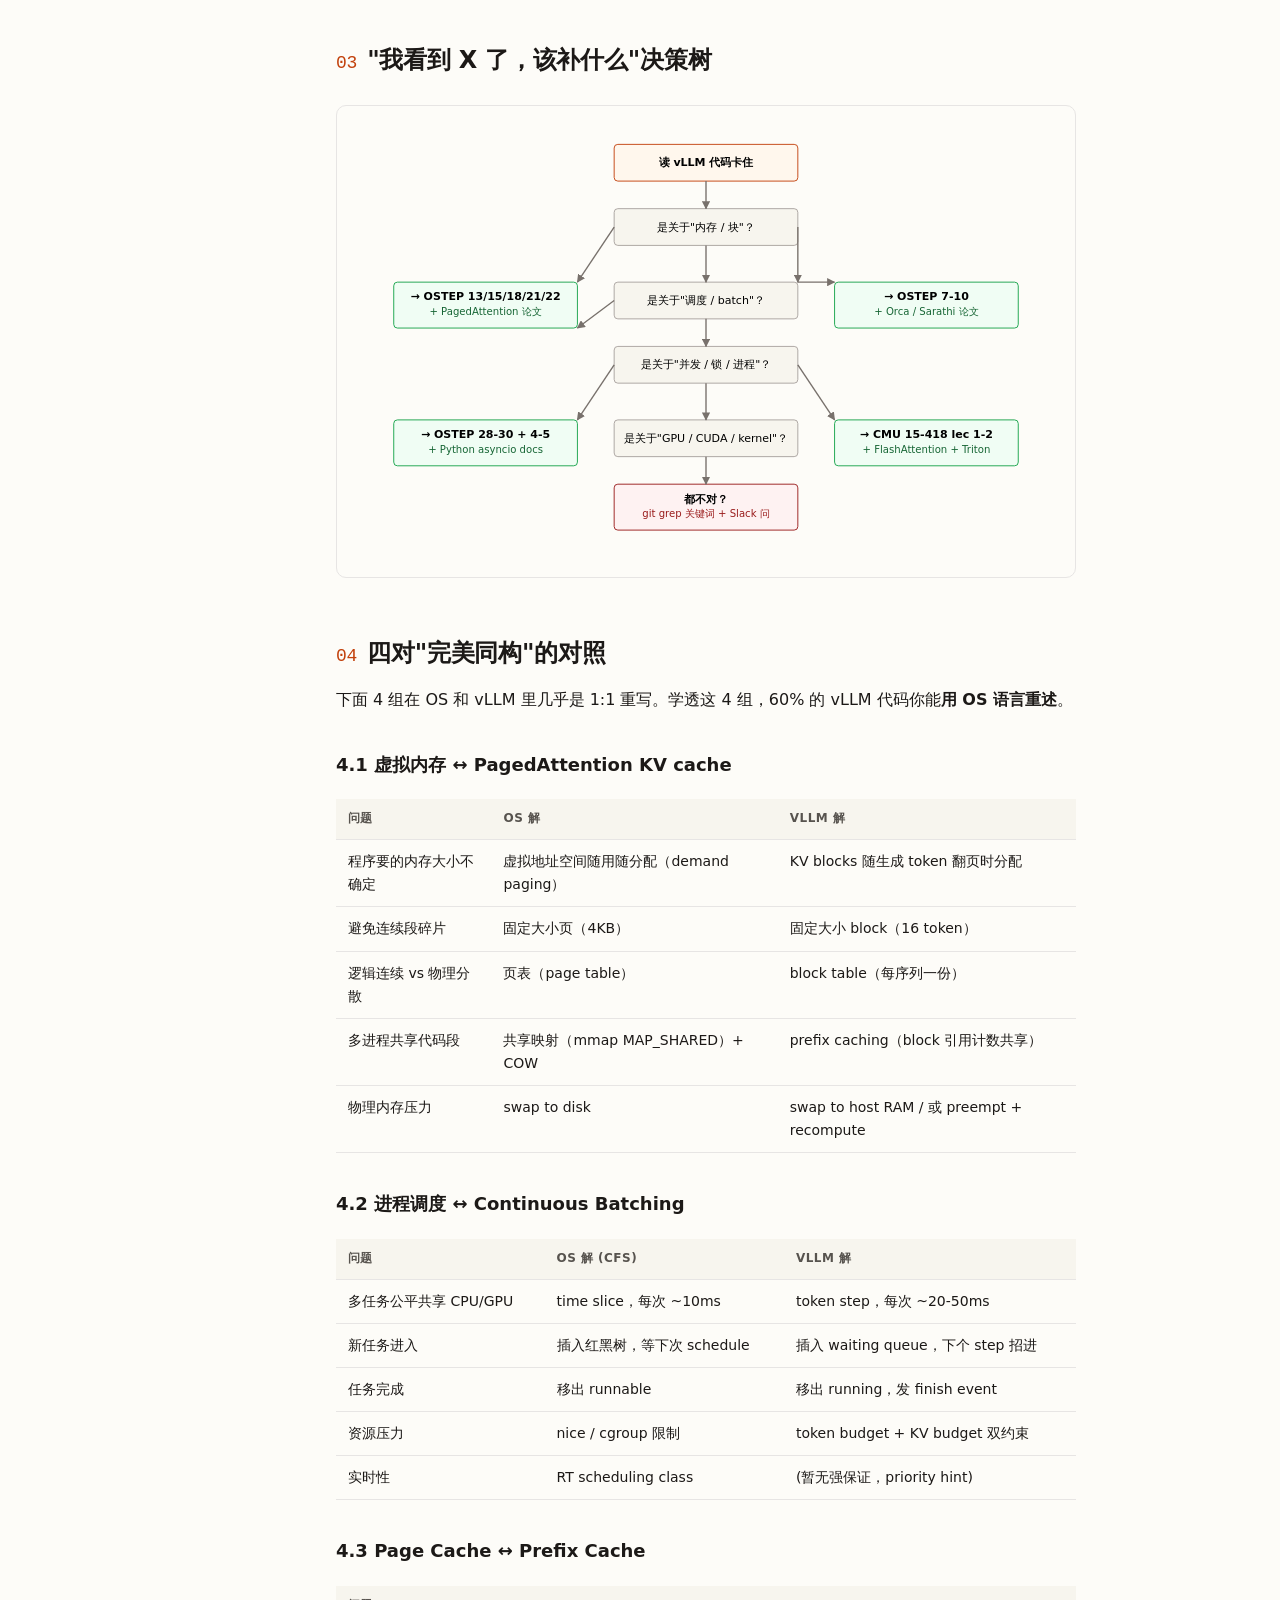
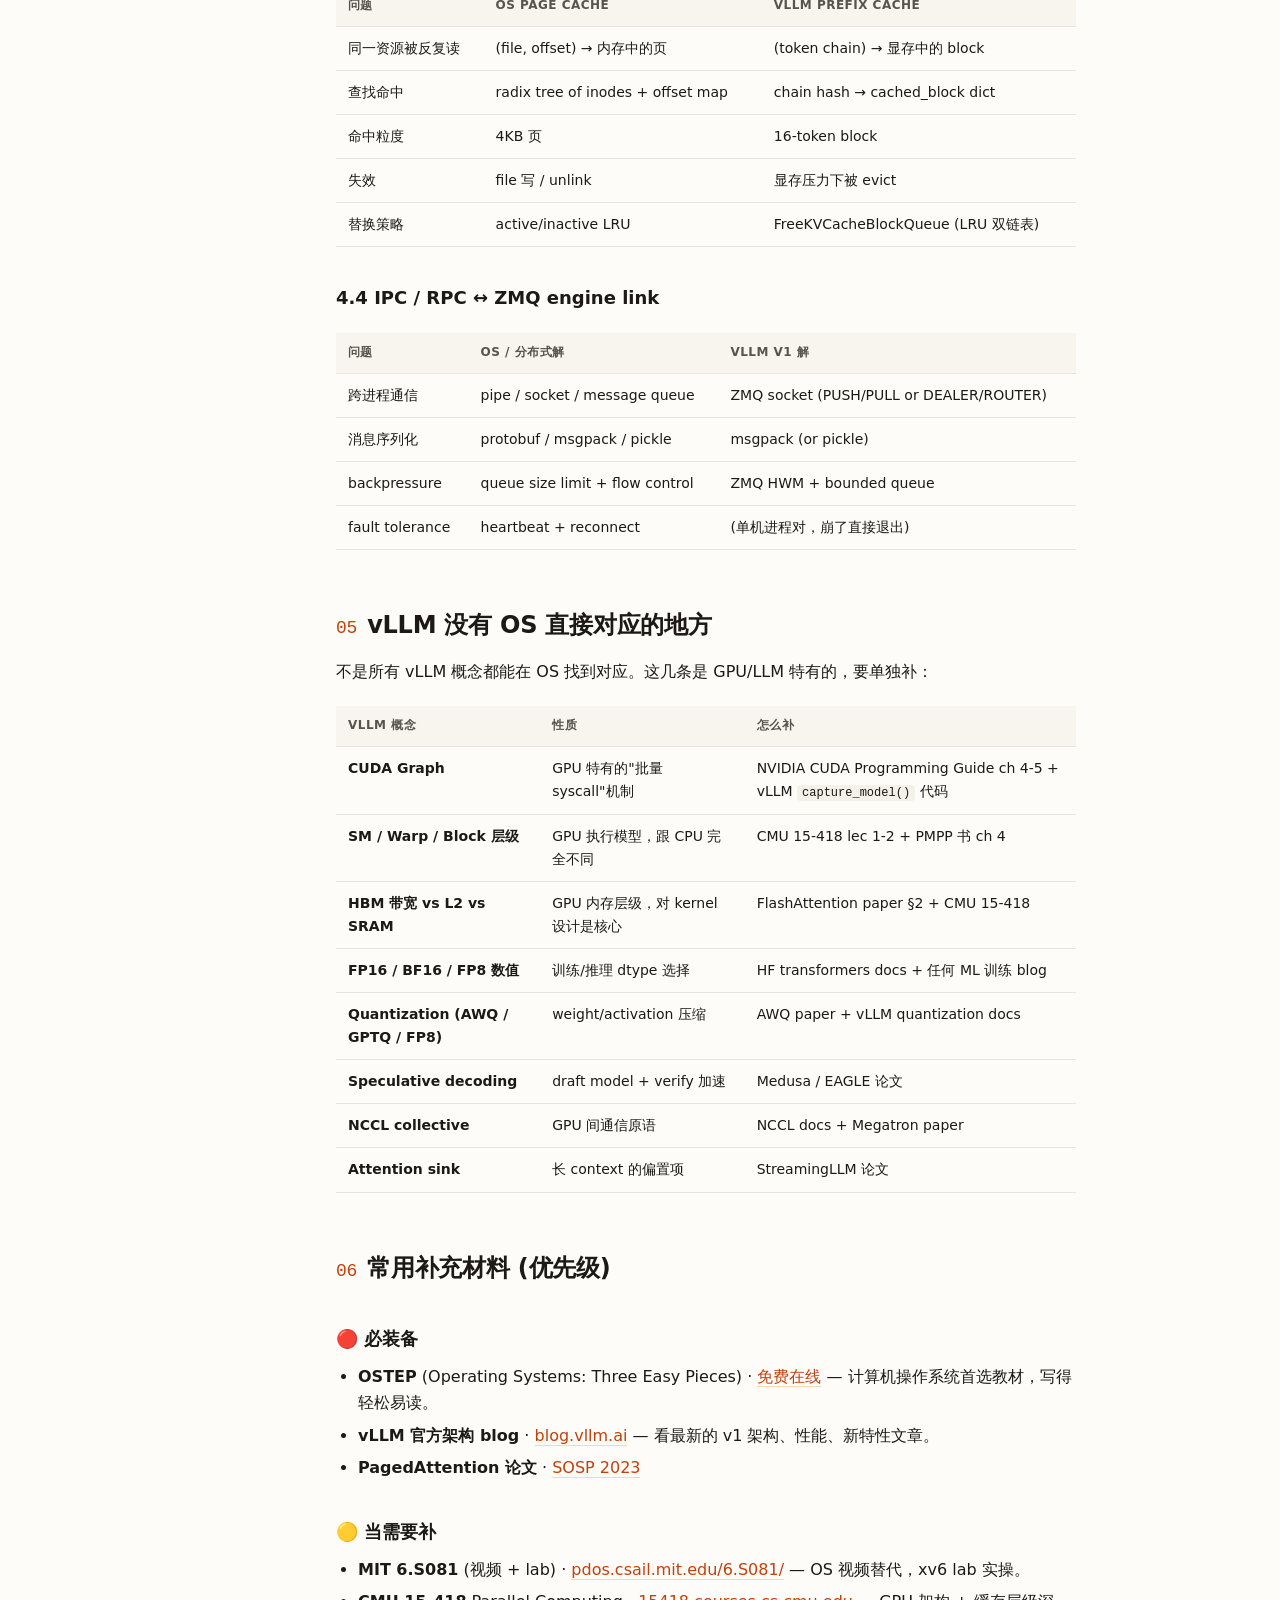
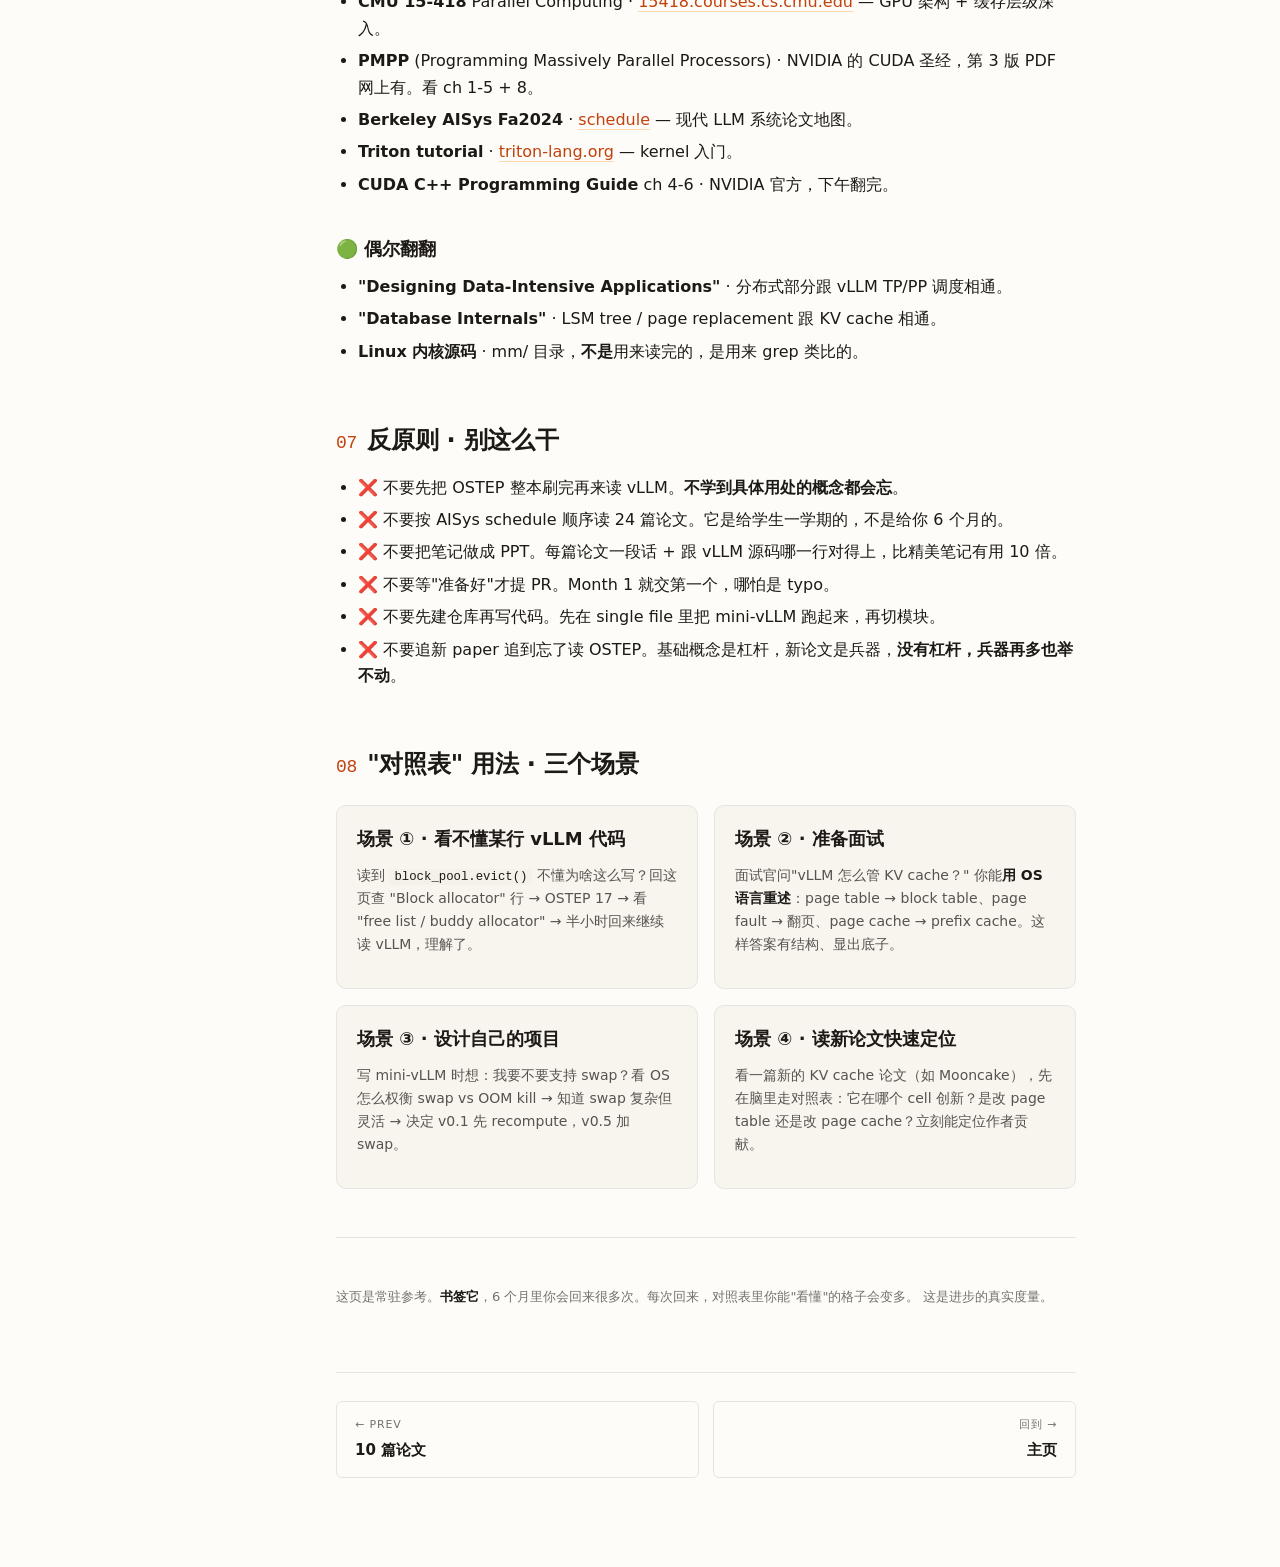
<file: tutorial/08-os-bridge.html>
<!doctype html>
<html lang="zh-CN">
<head>
<meta charset="utf-8" />
<meta name="viewport" content="width=device-width, initial-scale=1" />
<title>OS ↔ vLLM 速查 — Infra Learning Path</title>
<meta name="description" content="vLLM 每个模块对应哪个 OS 概念、看哪本书、读哪个源码文件。一张大表 + 决策树，常驻参考。" />
<link rel="stylesheet" href="../assets/style.css" />
</head>
<body>

<button class="menu-btn" aria-label="菜单">☰ 目录</button>

<div class="layout">

<aside class="sidebar">
  <a href="../index.html" class="brand"><span class="dot"></span>Infra Learning Path</a>
  <div class="tagline">用 vLLM 学 AI infra · just-in-time · 问题驱动</div>
  <div class="nav-group"><div class="nav-label">起步</div><nav><ul>
    <li><a href="../index.html"><span class="idx">/</span>主页 · 概览</a></li>
    <li><a href="00-mental-model.html"><span class="idx">00</span>心智模型</a></li>
    <li><a href="01-setup.html"><span class="idx">01</span>Week 0 · 环境</a></li>
  </ul></nav></div>
  <div class="nav-group"><div class="nav-label">6 个月主线</div><nav><ul>
    <li><a href="02-entrypoints.html"><span class="idx">M1</span>入口与生命周期</a></li>
    <li><a href="03-memory.html"><span class="idx">M2</span>内存 · PagedAttention</a></li>
    <li><a href="04-scheduler.html"><span class="idx">M3</span>调度器</a></li>
    <li><a href="05-kernels.html"><span class="idx">M4</span>Kernel &amp; 性能</a></li>
    <li><a href="06-mini-vllm.html"><span class="idx">M5</span>原创 mini-vLLM</a></li>
  </ul></nav></div>
  <div class="nav-group"><div class="nav-label">参考</div><nav><ul>
    <li><a href="07-papers.html"><span class="idx">P</span>10 篇论文导读</a></li>
    <li><a href="08-os-bridge.html"><span class="idx">OS</span>OS ↔ vLLM 速查</a></li>
  </ul></nav></div>
  <div class="foot">源仓库 <a href="https://github.com/WeishuZ/infra-learning-path" target="_blank" rel="noopener">WeishuZ/infra-learning-path</a></div>
</aside>

<main class="content">

<div class="crumbs">
  <a href="../index.html">home</a><span class="sep">/</span>tutorial<span class="sep">/</span>OS 速查
</div>

<h1 class="page-title">OS ↔ vLLM 速查</h1>
<p class="page-sub">遇到 vLLM 某模块卡住？反查这张表 → 找对应 OS 概念 → 用 OSTEP / 6.S081 补 → 回来继续读。</p>

<p class="lede">
  这页是常驻参考。<strong>不需要从头到尾读</strong>——
  当你在 vLLM 源码里看到某个陌生模块时，回到这页查它在 OS 里对应什么，然后去补那一块。
  把它收藏，6 个月里你会回来很多次。
</p>

<h2><span class="num">01</span>核心对照大表</h2>

<table>
  <thead>
    <tr>
      <th>vLLM 模块 / 概念</th>
      <th>OS 对应</th>
      <th>学习材料</th>
      <th>vLLM 源码</th>
    </tr>
  </thead>
  <tbody>
    <tr>
      <td><strong>PagedAttention KV cache</strong></td>
      <td>虚拟内存 + 分页</td>
      <td>OSTEP 13 / 15 / 18</td>
      <td><code>vllm/v1/core/kv_cache_manager.py</code></td>
    </tr>
    <tr>
      <td><strong>Block table</strong></td>
      <td>Page table</td>
      <td>OSTEP 18 / 19</td>
      <td><code>vllm/v1/core/block_pool.py</code></td>
    </tr>
    <tr>
      <td><strong>Block allocator (free list)</strong></td>
      <td>Physical frame allocator / buddy</td>
      <td>OSTEP 17</td>
      <td><code>FreeKVCacheBlockQueue</code> in <code>block_pool.py</code></td>
    </tr>
    <tr>
      <td><strong>Prefix caching</strong></td>
      <td>Page cache + COW</td>
      <td>OSTEP 39 (file system intro)</td>
      <td><code>cached_block_hash_to_block</code> in <code>block_pool.py</code></td>
    </tr>
    <tr>
      <td><strong>Prefix cache eviction</strong></td>
      <td>Page replacement (LRU / Clock)</td>
      <td>OSTEP 22</td>
      <td><code>BlockPool.get_new_blocks()</code> 从 free_queue 尾</td>
    </tr>
    <tr>
      <td><strong>Chain hash (Merkle-like)</strong></td>
      <td>Hash chain · content-addressed</td>
      <td>OSTEP 40-43 (FS basics)</td>
      <td><code>hash_block_tokens()</code> in <code>kv_cache_utils.py</code></td>
    </tr>
    <tr>
      <td><strong>CPU offload / swap-out</strong></td>
      <td>Swap to disk</td>
      <td>OSTEP 21</td>
      <td><code>vllm/v1/worker/cache_engine.py</code> · <code>swap_in / swap_out</code></td>
    </tr>
    <tr>
      <td><strong>Continuous batching</strong></td>
      <td>Process scheduler · time-sharing</td>
      <td>OSTEP 7 / 8 / 9</td>
      <td><code>vllm/v1/core/sched/scheduler.py</code></td>
    </tr>
    <tr>
      <td><strong>Preemption (recompute)</strong></td>
      <td>Process termination + resubmit</td>
      <td>OSTEP 7</td>
      <td><code>Scheduler._preempt()</code> · 把 request 放回 waiting</td>
    </tr>
    <tr>
      <td><strong>Preemption (swap-out)</strong></td>
      <td>Process context switch + swap</td>
      <td>OSTEP 21</td>
      <td><code>cache_engine.swap_blocks()</code></td>
    </tr>
    <tr>
      <td><strong>Token budget</strong></td>
      <td>Quantum / time slice</td>
      <td>OSTEP 8 (MLFQ)</td>
      <td><code>SchedulerConfig.max_num_batched_tokens</code></td>
    </tr>
    <tr>
      <td><strong>Chunked prefill</strong></td>
      <td>Coarse-grained CPU sharing</td>
      <td>(无直接 OS 对应)</td>
      <td><code>scheduler.py</code> · <code>num_computed_tokens</code></td>
    </tr>
    <tr>
      <td><strong>Engine main loop</strong></td>
      <td>Kernel main loop / event loop</td>
      <td>OSTEP 6</td>
      <td><code>EngineCore.run_busy_loop()</code> in <code>core.py</code></td>
    </tr>
    <tr>
      <td><strong>HTTP server async</strong></td>
      <td>I/O multiplexing (epoll / async)</td>
      <td>OSTEP 39 · UNIX I/O models</td>
      <td><code>vllm/entrypoints/openai/api_server.py</code></td>
    </tr>
    <tr>
      <td><strong>SSE streaming</strong></td>
      <td>Pipe (chunked stream)</td>
      <td>—</td>
      <td><code>chat_completion_stream_generator()</code> in <code>serving_chat.py</code></td>
    </tr>
    <tr>
      <td><strong>Multi-process workers</strong></td>
      <td>Process · fork / exec</td>
      <td>OSTEP 4 / 5</td>
      <td><code>vllm/v1/executor/multiproc_executor.py</code></td>
    </tr>
    <tr>
      <td><strong>ZMQ engine ↔ API IPC</strong></td>
      <td>IPC (pipe / socket / message queue)</td>
      <td>OSTEP 50</td>
      <td><code>AsyncLLM</code> in <code>v1/engine/async_llm.py</code></td>
    </tr>
    <tr>
      <td><strong>Scheduler 主锁</strong></td>
      <td>Lock / monitor pattern</td>
      <td>OSTEP 28 / 30</td>
      <td><code>scheduler.py</code> · 主要靠 Python GIL + 单线程模型</td>
    </tr>
    <tr>
      <td><strong>Multi-GPU (TP / PP)</strong></td>
      <td>分布式系统 · RPC</td>
      <td>OSTEP 48 (RPC) + Megatron 论文</td>
      <td><code>vllm/distributed/</code> · NCCL allreduce</td>
    </tr>
    <tr>
      <td><strong>Multi-LoRA</strong></td>
      <td>多租户隔离 · 进程间内存共享</td>
      <td>OSTEP 4 + S-LoRA 论文</td>
      <td><code>vllm/lora/</code></td>
    </tr>
    <tr>
      <td><strong>Weight loading (mmap)</strong></td>
      <td>mmap · demand paging</td>
      <td>OSTEP 22 · 39</td>
      <td><code>vllm/model_executor/model_loader/</code></td>
    </tr>
    <tr>
      <td><strong>CUDA graph capture</strong></td>
      <td>(无直接 OS 对应) · 接近 batch syscall</td>
      <td>CUDA docs · stream graph</td>
      <td><code>vllm/v1/worker/gpu_model_runner.py</code> · <code>capture_model()</code></td>
    </tr>
    <tr>
      <td><strong>FlashAttention IO-aware</strong></td>
      <td>缓存友好的算法设计 / 数据局部性</td>
      <td>CMU 15-418 lec 2 · OSTEP 40</td>
      <td>外部依赖 <code>flash-attn</code></td>
    </tr>
    <tr>
      <td><strong>NCCL allreduce</strong></td>
      <td>Barrier + tree reduction</td>
      <td>OSTEP 31 (semaphore)</td>
      <td>外部依赖 NCCL，vLLM 调用</td>
    </tr>
    <tr>
      <td><strong>Pinned memory</strong></td>
      <td>Locked / non-pageable memory</td>
      <td>OSTEP 17</td>
      <td>实际 PyTorch <code>tensor.pin_memory()</code></td>
    </tr>
  </tbody>
</table>

<h2><span class="num">02</span>OS 章节优先级</h2>

<p>OSTEP 全书 700+ 页，但你<strong>只需要</strong>下面这些：</p>

<div class="cards-2">
  <div class="card">
    <h3>🔴 必读 (~150 页)</h3>
    <ul>
      <li><strong>Ch 4-5</strong> · 进程与 API（fork/exec/wait）</li>
      <li><strong>Ch 7-10</strong> · 调度（FCFS/RR/MLFQ/CFS）</li>
      <li><strong>Ch 13-22</strong> · 虚拟内存（选读 13/15/18/21/22）</li>
      <li><strong>Ch 28-30</strong> · 同步原语（lock/CV/monitor）</li>
    </ul>
  </div>
  <div class="card">
    <h3>🟡 用到再翻</h3>
    <ul>
      <li><strong>Ch 39-40</strong> · 文件 I/O 与 page cache 类比</li>
      <li><strong>Ch 48-50</strong> · RPC / 一致性（多卡时）</li>
      <li><strong>Ch 6</strong> · 系统调用机制（async 心智模型）</li>
      <li><strong>Ch 26-27</strong> · 并发引论</li>
    </ul>
  </div>
  <div class="card">
    <h3>🟢 略过</h3>
    <ul>
      <li>设备驱动、bootloader</li>
      <li>FAT / ext2 内部结构</li>
      <li>安全 / 权限子系统</li>
      <li>C 内存安全 lab</li>
      <li>shell 实现 lab</li>
    </ul>
  </div>
  <div class="card">
    <h3>📺 视频替代</h3>
    <p>看不进书时：MIT 6.S081 视频选这几节：</p>
    <ul>
      <li>Lec 4 · Virtual memory</li>
      <li>Lec 9-10 · Scheduling</li>
      <li>Lec 12 · Locking</li>
      <li>Lec 15 · COW fork</li>
    </ul>
  </div>
</div>

<h2><span class="num">03</span>"我看到 X 了，该补什么"决策树</h2>

<div class="diagram">
  <svg viewBox="0 0 760 460" xmlns="http://www.w3.org/2000/svg" style="max-width:720px;">
    <defs>
      <marker id="az" viewBox="0 0 10 10" refX="9" refY="5" markerWidth="6" markerHeight="6" orient="auto">
        <path d="M 0 0 L 10 5 L 0 10 z" fill="#78716c"/>
      </marker>
    </defs>
    <g font-family="ui-sans-serif, system-ui" font-size="12">

      <rect x="280" y="20" width="200" height="40" rx="4" fill="#fff7ed" stroke="#c2410c"/>
      <text x="380" y="44" text-anchor="middle" font-weight="700">读 vLLM 代码卡住</text>

      <rect x="280" y="90" width="200" height="40" rx="4" fill="#f7f5ee" stroke="#a8a29e"/>
      <text x="380" y="114" text-anchor="middle">是关于"内存 / 块"？</text>

      <rect x="40" y="170" width="200" height="50" rx="4" fill="#f0fdf4" stroke="#16a34a"/>
      <text x="140" y="190" text-anchor="middle" font-weight="600">→ OSTEP 13/15/18/21/22</text>
      <text x="140" y="206" text-anchor="middle" font-size="11" fill="#166534">+ PagedAttention 论文</text>

      <rect x="280" y="170" width="200" height="40" rx="4" fill="#f7f5ee" stroke="#a8a29e"/>
      <text x="380" y="194" text-anchor="middle">是关于"调度 / batch"？</text>

      <rect x="520" y="170" width="200" height="50" rx="4" fill="#f0fdf4" stroke="#16a34a"/>
      <text x="620" y="190" text-anchor="middle" font-weight="600">→ OSTEP 7-10</text>
      <text x="620" y="206" text-anchor="middle" font-size="11" fill="#166534">+ Orca / Sarathi 论文</text>

      <rect x="280" y="240" width="200" height="40" rx="4" fill="#f7f5ee" stroke="#a8a29e"/>
      <text x="380" y="264" text-anchor="middle">是关于"并发 / 锁 / 进程"？</text>

      <rect x="40" y="320" width="200" height="50" rx="4" fill="#f0fdf4" stroke="#16a34a"/>
      <text x="140" y="340" text-anchor="middle" font-weight="600">→ OSTEP 28-30 + 4-5</text>
      <text x="140" y="356" text-anchor="middle" font-size="11" fill="#166534">+ Python asyncio docs</text>

      <rect x="280" y="320" width="200" height="40" rx="4" fill="#f7f5ee" stroke="#a8a29e"/>
      <text x="380" y="344" text-anchor="middle">是关于"GPU / CUDA / kernel"？</text>

      <rect x="520" y="320" width="200" height="50" rx="4" fill="#f0fdf4" stroke="#16a34a"/>
      <text x="620" y="340" text-anchor="middle" font-weight="600">→ CMU 15-418 lec 1-2</text>
      <text x="620" y="356" text-anchor="middle" font-size="11" fill="#166534">+ FlashAttention + Triton</text>

      <rect x="280" y="390" width="200" height="50" rx="4" fill="#fef2f2" stroke="#991b1b"/>
      <text x="380" y="410" text-anchor="middle" font-weight="600">都不对？</text>
      <text x="380" y="426" text-anchor="middle" font-size="11" fill="#991b1b">git grep 关键词 + Slack 问</text>

      <g stroke="#78716c" stroke-width="1.5" fill="none">
        <path d="M 380 60 L 380 90" marker-end="url(#az)"/>
        <path d="M 280 110 L 240 170" marker-end="url(#az)"/>
        <path d="M 480 110 L 480 170" marker-end="url(#az)"/>
        <path d="M 480 170 L 520 170" marker-end="url(#az)"/>
        <path d="M 380 130 L 380 170" marker-end="url(#az)"/>
        <path d="M 280 190 L 240 220" marker-end="url(#az)"/>
        <path d="M 380 210 L 380 240" marker-end="url(#az)"/>
        <path d="M 280 260 L 240 320" marker-end="url(#az)"/>
        <path d="M 480 260 L 520 320" marker-end="url(#az)"/>
        <path d="M 380 280 L 380 320" marker-end="url(#az)"/>
        <path d="M 380 360 L 380 390" marker-end="url(#az)"/>
      </g>

    </g>
  </svg>
</div>

<h2><span class="num">04</span>四对"完美同构"的对照</h2>

<p>下面 4 组在 OS 和 vLLM 里几乎是 1:1 重写。学透这 4 组，60% 的 vLLM 代码你能<strong>用 OS 语言重述</strong>。</p>

<h3>4.1 虚拟内存 ↔ PagedAttention KV cache</h3>

<table>
  <thead><tr><th>问题</th><th>OS 解</th><th>vLLM 解</th></tr></thead>
  <tbody>
    <tr><td>程序要的内存大小不确定</td><td>虚拟地址空间随用随分配（demand paging）</td><td>KV blocks 随生成 token 翻页时分配</td></tr>
    <tr><td>避免连续段碎片</td><td>固定大小页（4KB）</td><td>固定大小 block（16 token）</td></tr>
    <tr><td>逻辑连续 vs 物理分散</td><td>页表（page table）</td><td>block table（每序列一份）</td></tr>
    <tr><td>多进程共享代码段</td><td>共享映射（mmap MAP_SHARED）+ COW</td><td>prefix caching（block 引用计数共享）</td></tr>
    <tr><td>物理内存压力</td><td>swap to disk</td><td>swap to host RAM / 或 preempt + recompute</td></tr>
  </tbody>
</table>

<h3>4.2 进程调度 ↔ Continuous Batching</h3>

<table>
  <thead><tr><th>问题</th><th>OS 解 (CFS)</th><th>vLLM 解</th></tr></thead>
  <tbody>
    <tr><td>多任务公平共享 CPU/GPU</td><td>time slice，每次 ~10ms</td><td>token step，每次 ~20-50ms</td></tr>
    <tr><td>新任务进入</td><td>插入红黑树，等下次 schedule</td><td>插入 waiting queue，下个 step 招进</td></tr>
    <tr><td>任务完成</td><td>移出 runnable</td><td>移出 running，发 finish event</td></tr>
    <tr><td>资源压力</td><td>nice / cgroup 限制</td><td>token budget + KV budget 双约束</td></tr>
    <tr><td>实时性</td><td>RT scheduling class</td><td>(暂无强保证，priority hint)</td></tr>
  </tbody>
</table>

<h3>4.3 Page Cache ↔ Prefix Cache</h3>

<table>
  <thead><tr><th>问题</th><th>OS Page Cache</th><th>vLLM Prefix Cache</th></tr></thead>
  <tbody>
    <tr><td>同一资源被反复读</td><td>(file, offset) → 内存中的页</td><td>(token chain) → 显存中的 block</td></tr>
    <tr><td>查找命中</td><td>radix tree of inodes + offset map</td><td>chain hash → cached_block dict</td></tr>
    <tr><td>命中粒度</td><td>4KB 页</td><td>16-token block</td></tr>
    <tr><td>失效</td><td>file 写 / unlink</td><td>显存压力下被 evict</td></tr>
    <tr><td>替换策略</td><td>active/inactive LRU</td><td>FreeKVCacheBlockQueue (LRU 双链表)</td></tr>
  </tbody>
</table>

<h3>4.4 IPC / RPC ↔ ZMQ engine link</h3>

<table>
  <thead><tr><th>问题</th><th>OS / 分布式解</th><th>vLLM v1 解</th></tr></thead>
  <tbody>
    <tr><td>跨进程通信</td><td>pipe / socket / message queue</td><td>ZMQ socket (PUSH/PULL or DEALER/ROUTER)</td></tr>
    <tr><td>消息序列化</td><td>protobuf / msgpack / pickle</td><td>msgpack (or pickle)</td></tr>
    <tr><td>backpressure</td><td>queue size limit + flow control</td><td>ZMQ HWM + bounded queue</td></tr>
    <tr><td>fault tolerance</td><td>heartbeat + reconnect</td><td>(单机进程对，崩了直接退出)</td></tr>
  </tbody>
</table>

<h2><span class="num">05</span>vLLM 没有 OS 直接对应的地方</h2>

<p>不是所有 vLLM 概念都能在 OS 找到对应。这几条是 GPU/LLM 特有的，要单独补：</p>

<table>
  <thead><tr><th>vLLM 概念</th><th>性质</th><th>怎么补</th></tr></thead>
  <tbody>
    <tr><td><strong>CUDA Graph</strong></td><td>GPU 特有的"批量 syscall"机制</td><td>NVIDIA CUDA Programming Guide ch 4-5 + vLLM <code>capture_model()</code> 代码</td></tr>
    <tr><td><strong>SM / Warp / Block 层级</strong></td><td>GPU 执行模型，跟 CPU 完全不同</td><td>CMU 15-418 lec 1-2 + PMPP 书 ch 4</td></tr>
    <tr><td><strong>HBM 带宽 vs L2 vs SRAM</strong></td><td>GPU 内存层级，对 kernel 设计是核心</td><td>FlashAttention paper §2 + CMU 15-418</td></tr>
    <tr><td><strong>FP16 / BF16 / FP8 数值</strong></td><td>训练/推理 dtype 选择</td><td>HF transformers docs + 任何 ML 训练 blog</td></tr>
    <tr><td><strong>Quantization (AWQ / GPTQ / FP8)</strong></td><td>weight/activation 压缩</td><td>AWQ paper + vLLM quantization docs</td></tr>
    <tr><td><strong>Speculative decoding</strong></td><td>draft model + verify 加速</td><td>Medusa / EAGLE 论文</td></tr>
    <tr><td><strong>NCCL collective</strong></td><td>GPU 间通信原语</td><td>NCCL docs + Megatron paper</td></tr>
    <tr><td><strong>Attention sink</strong></td><td>长 context 的偏置项</td><td>StreamingLLM 论文</td></tr>
  </tbody>
</table>

<h2><span class="num">06</span>常用补充材料 (优先级)</h2>

<h3>🔴 必装备</h3>
<ul>
  <li><strong>OSTEP</strong> (Operating Systems: Three Easy Pieces) · <a href="https://pages.cs.wisc.edu/~remzi/OSTEP/" target="_blank">免费在线</a> — 计算机操作系统首选教材，写得轻松易读。</li>
  <li><strong>vLLM 官方架构 blog</strong> · <a href="https://blog.vllm.ai/" target="_blank">blog.vllm.ai</a> — 看最新的 v1 架构、性能、新特性文章。</li>
  <li><strong>PagedAttention 论文</strong> · <a href="https://arxiv.org/abs/2309.06180" target="_blank">SOSP 2023</a></li>
</ul>

<h3>🟡 当需要补</h3>
<ul>
  <li><strong>MIT 6.S081</strong> (视频 + lab) · <a href="https://pdos.csail.mit.edu/6.S081/" target="_blank">pdos.csail.mit.edu/6.S081/</a> — OS 视频替代，xv6 lab 实操。</li>
  <li><strong>CMU 15-418</strong> Parallel Computing · <a href="http://15418.courses.cs.cmu.edu/" target="_blank">15418.courses.cs.cmu.edu</a> — GPU 架构 + 缓存层级深入。</li>
  <li><strong>PMPP</strong> (Programming Massively Parallel Processors) · NVIDIA 的 CUDA 圣经，第 3 版 PDF 网上有。看 ch 1-5 + 8。</li>
  <li><strong>Berkeley AISys Fa2024</strong> · <a href="https://ucbsky.github.io/aisys-fa2024/schedule/" target="_blank">schedule</a> — 现代 LLM 系统论文地图。</li>
  <li><strong>Triton tutorial</strong> · <a href="https://triton-lang.org/main/getting-started/tutorials/index.html" target="_blank">triton-lang.org</a> — kernel 入门。</li>
  <li><strong>CUDA C++ Programming Guide</strong> ch 4-6 · NVIDIA 官方，下午翻完。</li>
</ul>

<h3>🟢 偶尔翻翻</h3>
<ul>
  <li><strong>"Designing Data-Intensive Applications"</strong> · 分布式部分跟 vLLM TP/PP 调度相通。</li>
  <li><strong>"Database Internals"</strong> · LSM tree / page replacement 跟 KV cache 相通。</li>
  <li><strong>Linux 内核源码</strong> · mm/ 目录，<strong>不是</strong>用来读完的，是用来 grep 类比的。</li>
</ul>

<h2><span class="num">07</span>反原则 · 别这么干</h2>

<ul>
  <li>❌ 不要先把 OSTEP 整本刷完再来读 vLLM。<strong>不学到具体用处的概念都会忘</strong>。</li>
  <li>❌ 不要按 AISys schedule 顺序读 24 篇论文。它是给学生一学期的，不是给你 6 个月的。</li>
  <li>❌ 不要把笔记做成 PPT。每篇论文一段话 + 跟 vLLM 源码哪一行对得上，比精美笔记有用 10 倍。</li>
  <li>❌ 不要等"准备好"才提 PR。Month 1 就交第一个，哪怕是 typo。</li>
  <li>❌ 不要先建仓库再写代码。先在 single file 里把 mini-vLLM 跑起来，再切模块。</li>
  <li>❌ 不要追新 paper 追到忘了读 OSTEP。基础概念是杠杆，新论文是兵器，<strong>没有杠杆，兵器再多也举不动</strong>。</li>
</ul>

<h2><span class="num">08</span>"对照表" 用法 · 三个场景</h2>

<div class="cards-2">
  <div class="card">
    <h3>场景 ① · 看不懂某行 vLLM 代码</h3>
    <p>读到 <code>block_pool.evict()</code> 不懂为啥这么写？回这页查 "Block allocator" 行 → OSTEP 17 → 看 "free list / buddy allocator" → 半小时回来继续读 vLLM，理解了。</p>
  </div>
  <div class="card">
    <h3>场景 ② · 准备面试</h3>
    <p>面试官问"vLLM 怎么管 KV cache？" 你能<strong>用 OS 语言重述</strong>：page table → block table、page fault → 翻页、page cache → prefix cache。这样答案有结构、显出底子。</p>
  </div>
  <div class="card">
    <h3>场景 ③ · 设计自己的项目</h3>
    <p>写 mini-vLLM 时想：我要不要支持 swap？看 OS 怎么权衡 swap vs OOM kill → 知道 swap 复杂但灵活 → 决定 v0.1 先 recompute，v0.5 加 swap。</p>
  </div>
  <div class="card">
    <h3>场景 ④ · 读新论文快速定位</h3>
    <p>看一篇新的 KV cache 论文（如 Mooncake），先在脑里走对照表：它在哪个 cell 创新？是改 page table 还是改 page cache？立刻能定位作者贡献。</p>
  </div>
</div>

<hr>

<p class="muted small">
  这页是常驻参考。<strong>书签它</strong>，6 个月里你会回来很多次。每次回来，对照表里你能"看懂"的格子会变多。
  这是进步的真实度量。
</p>

<div class="pagenav">
  <a class="prev" href="07-papers.html"><div class="dir">prev</div><div class="ttl">10 篇论文</div></a>
  <a class="next" href="../index.html"><div class="dir">回到</div><div class="ttl">主页</div></a>
</div>

</main>
</div>

<script src="../assets/app.js"></script>
</body>
</html>
</file>
<file: assets/style.css>
/* ============================================================
   Infra Learning Path — visual system
   ============================================================ */

:root {
  --bg: #fdfcf8;
  --bg-soft: #f7f5ee;
  --bg-code: #f4f1e8;
  --fg: #1c1917;
  --fg-soft: #57534e;
  --fg-muted: #78716c;
  --border: #e7e5e4;
  --border-strong: #d6d3d1;
  --accent: #c2410c;
  --accent-soft: #fed7aa;
  --accent-bg: #fff7ed;
  --green: #166534;
  --green-bg: #f0fdf4;
  --blue: #1e40af;
  --blue-bg: #eff6ff;
  --yellow-bg: #fefce8;
  --yellow-border: #facc15;
  --red: #991b1b;
  --red-bg: #fef2f2;

  --font-sans: ui-sans-serif, system-ui, -apple-system, "Segoe UI", Roboto,
    "Helvetica Neue", "PingFang SC", "Microsoft YaHei", sans-serif;
  --font-mono: ui-monospace, "SF Mono", Menlo, "Cascadia Mono", "JetBrains Mono",
    Consolas, monospace;
  --font-serif: "Source Serif Pro", "Iowan Old Style", Charter, Georgia, serif;

  --radius: 6px;
  --radius-lg: 10px;
  --shadow-sm: 0 1px 2px rgba(28, 25, 23, 0.04);
  --shadow: 0 4px 12px rgba(28, 25, 23, 0.06);

  --content-w: 740px;
  --sidebar-w: 280px;
}

@media (prefers-color-scheme: dark) {
  :root.auto {
    --bg: #1c1917;
    --bg-soft: #292524;
    --bg-code: #292524;
    --fg: #f5f5f4;
    --fg-soft: #d6d3d1;
    --fg-muted: #a8a29e;
    --border: #44403c;
    --border-strong: #57534e;
    --accent: #fb923c;
    --accent-soft: #7c2d12;
    --accent-bg: #292524;
    --green: #4ade80;
    --green-bg: #052e16;
    --blue: #60a5fa;
    --blue-bg: #172554;
    --yellow-bg: #422006;
    --yellow-border: #ca8a04;
    --red: #f87171;
    --red-bg: #450a0a;
  }
}

* { box-sizing: border-box; }

html { scroll-behavior: smooth; }

body {
  margin: 0;
  font-family: var(--font-sans);
  font-size: 16px;
  line-height: 1.65;
  color: var(--fg);
  background: var(--bg);
  -webkit-font-smoothing: antialiased;
  text-rendering: optimizeLegibility;
}

/* ===== Layout ===== */

.layout {
  display: grid;
  grid-template-columns: var(--sidebar-w) 1fr;
  min-height: 100vh;
}

.sidebar {
  background: var(--bg-soft);
  border-right: 1px solid var(--border);
  padding: 28px 22px 40px;
  position: sticky;
  top: 0;
  height: 100vh;
  overflow-y: auto;
  font-size: 14px;
}

.sidebar .brand {
  display: flex;
  align-items: center;
  gap: 10px;
  font-weight: 600;
  font-size: 15px;
  color: var(--fg);
  text-decoration: none;
  margin-bottom: 4px;
}

.sidebar .brand .dot {
  width: 10px;
  height: 10px;
  border-radius: 2px;
  background: var(--accent);
  transform: rotate(45deg);
}

.sidebar .tagline {
  color: var(--fg-muted);
  font-size: 12px;
  margin-bottom: 28px;
  line-height: 1.5;
}

.sidebar .nav-group {
  margin-bottom: 22px;
}

.sidebar .nav-label {
  font-size: 11px;
  text-transform: uppercase;
  letter-spacing: 0.08em;
  color: var(--fg-muted);
  font-weight: 600;
  margin-bottom: 8px;
}

.sidebar nav ul {
  list-style: none;
  padding: 0;
  margin: 0;
}

.sidebar nav li {
  margin-bottom: 2px;
}

.sidebar nav a {
  display: flex;
  align-items: baseline;
  gap: 8px;
  padding: 5px 10px;
  border-radius: var(--radius);
  color: var(--fg-soft);
  text-decoration: none;
  border-left: 2px solid transparent;
  margin-left: -2px;
  transition: background 0.12s, color 0.12s;
  line-height: 1.4;
}

.sidebar nav a:hover {
  background: var(--bg);
  color: var(--fg);
}

.sidebar nav a.active {
  color: var(--accent);
  background: var(--accent-bg);
  font-weight: 500;
}

.sidebar nav a .idx {
  font-family: var(--font-mono);
  font-size: 11px;
  color: var(--fg-muted);
  flex-shrink: 0;
}

.sidebar nav a.active .idx { color: var(--accent); }

.sidebar .foot {
  margin-top: 32px;
  padding-top: 16px;
  border-top: 1px solid var(--border);
  font-size: 12px;
  color: var(--fg-muted);
  line-height: 1.55;
}

.sidebar .foot a { color: var(--fg-muted); text-decoration: underline; }

/* ===== Mobile sidebar ===== */

.menu-btn {
  display: none;
  position: fixed;
  top: 14px;
  left: 14px;
  z-index: 50;
  background: var(--bg);
  border: 1px solid var(--border-strong);
  border-radius: var(--radius);
  padding: 8px 10px;
  cursor: pointer;
  font-size: 14px;
  font-family: var(--font-mono);
}

@media (max-width: 900px) {
  .layout { grid-template-columns: 1fr; }
  .sidebar {
    position: fixed;
    top: 0;
    left: 0;
    z-index: 40;
    width: 280px;
    height: 100vh;
    transform: translateX(-100%);
    transition: transform 0.22s ease;
    box-shadow: var(--shadow);
  }
  .sidebar.open { transform: translateX(0); }
  .menu-btn { display: block; }
  .content { padding-top: 60px !important; }
}

/* ===== Content ===== */

.content {
  padding: 64px 56px 96px;
  max-width: calc(var(--content-w) + 112px);
}

.crumbs {
  font-size: 13px;
  color: var(--fg-muted);
  margin-bottom: 18px;
  font-family: var(--font-mono);
}
.crumbs a { color: var(--fg-muted); text-decoration: none; border-bottom: 1px dotted var(--border-strong); }
.crumbs a:hover { color: var(--accent); }
.crumbs .sep { margin: 0 6px; opacity: 0.5; }

.page-title {
  font-size: 36px;
  font-weight: 700;
  line-height: 1.15;
  letter-spacing: -0.02em;
  margin: 0 0 6px;
}

.page-sub {
  font-size: 16px;
  color: var(--fg-muted);
  margin: 0 0 36px;
}

.lede {
  font-size: 18px;
  line-height: 1.65;
  color: var(--fg-soft);
  margin: 0 0 32px;
  padding-bottom: 24px;
  border-bottom: 1px solid var(--border);
}

h2 {
  font-size: 24px;
  font-weight: 600;
  margin: 56px 0 14px;
  letter-spacing: -0.01em;
  scroll-margin-top: 20px;
}

h2 .num {
  font-family: var(--font-mono);
  color: var(--accent);
  font-weight: 500;
  margin-right: 10px;
  font-size: 18px;
}

h3 {
  font-size: 18px;
  font-weight: 600;
  margin: 36px 0 10px;
  scroll-margin-top: 20px;
}

h4 {
  font-size: 15px;
  font-weight: 600;
  margin: 24px 0 8px;
  color: var(--fg-soft);
  text-transform: uppercase;
  letter-spacing: 0.05em;
}

p { margin: 0 0 14px; }

a {
  color: var(--accent);
  text-decoration: none;
  border-bottom: 1px solid var(--accent-soft);
  transition: border-color 0.12s;
}
a:hover { border-bottom-color: var(--accent); }

ul, ol { padding-left: 22px; margin: 0 0 16px; }
li { margin-bottom: 6px; }
li > ul, li > ol { margin: 6px 0 0; }

hr {
  border: none;
  border-top: 1px solid var(--border);
  margin: 48px 0;
}

strong { color: var(--fg); font-weight: 600; }
em { font-style: italic; }

/* ===== Code ===== */

code {
  font-family: var(--font-mono);
  font-size: 0.88em;
  padding: 1px 5px;
  background: var(--bg-code);
  border-radius: 4px;
  color: var(--fg);
}

pre {
  background: var(--bg-code);
  border: 1px solid var(--border);
  border-radius: var(--radius);
  padding: 14px 16px;
  overflow-x: auto;
  font-size: 13px;
  line-height: 1.55;
  margin: 0 0 18px;
  position: relative;
}
pre code {
  background: transparent;
  padding: 0;
  font-size: inherit;
}

.copy-btn {
  position: absolute;
  top: 8px;
  right: 8px;
  background: var(--bg);
  border: 1px solid var(--border);
  color: var(--fg-muted);
  font-family: var(--font-mono);
  font-size: 11px;
  padding: 3px 8px;
  border-radius: 4px;
  cursor: pointer;
  opacity: 0;
  transition: opacity 0.15s;
}
pre:hover .copy-btn { opacity: 1; }
.copy-btn:hover { color: var(--accent); }
.copy-btn.copied { color: var(--green); }

/* ===== Callouts ===== */

.callout {
  border-left: 3px solid var(--border-strong);
  background: var(--bg-soft);
  padding: 14px 18px;
  border-radius: 0 var(--radius) var(--radius) 0;
  margin: 18px 0;
}
.callout .label {
  font-size: 11px;
  font-weight: 700;
  text-transform: uppercase;
  letter-spacing: 0.08em;
  color: var(--fg-muted);
  margin-bottom: 6px;
}
.callout > :last-child { margin-bottom: 0; }

.callout.q { border-color: var(--accent); background: var(--accent-bg); }
.callout.q .label { color: var(--accent); }

.callout.tip { border-color: var(--blue); background: var(--blue-bg); }
.callout.tip .label { color: var(--blue); }

.callout.warn { border-color: var(--yellow-border); background: var(--yellow-bg); }
.callout.warn .label { color: #854d0e; }

.callout.danger { border-color: var(--red); background: var(--red-bg); }
.callout.danger .label { color: var(--red); }

.callout.check { border-color: var(--green); background: var(--green-bg); }
.callout.check .label { color: var(--green); }

/* ===== Code anchor (go-read-this) ===== */

.code-anchor {
  border: 1px solid var(--border);
  border-left: 3px solid var(--accent);
  background: var(--bg);
  border-radius: 0 var(--radius) var(--radius) 0;
  padding: 14px 18px;
  margin: 18px 0;
  box-shadow: var(--shadow-sm);
}
.code-anchor .label {
  font-size: 11px;
  font-weight: 700;
  text-transform: uppercase;
  letter-spacing: 0.08em;
  color: var(--accent);
  margin-bottom: 8px;
  display: flex;
  align-items: center;
  gap: 6px;
}
.code-anchor .label::before {
  content: "→";
  font-family: var(--font-mono);
}
.code-anchor .path {
  font-family: var(--font-mono);
  font-size: 13px;
  background: var(--bg-code);
  padding: 4px 8px;
  border-radius: 4px;
  display: inline-block;
  margin: 4px 4px 4px 0;
  color: var(--fg);
  border: 1px solid var(--border);
}
.code-anchor .path a { border: none; color: inherit; }
.code-anchor .path a:hover { color: var(--accent); }
.code-anchor .ask {
  margin-top: 10px;
  font-size: 14px;
  color: var(--fg-soft);
}
.code-anchor .ask::before {
  content: "带着问题读：";
  font-weight: 600;
  color: var(--accent);
}

/* ===== Predict-then-reveal ===== */

.predict {
  border: 1px solid var(--border);
  border-radius: var(--radius);
  margin: 20px 0;
  background: var(--bg);
  overflow: hidden;
}
.predict summary {
  cursor: pointer;
  padding: 12px 16px;
  font-weight: 500;
  background: var(--bg-soft);
  list-style: none;
  display: flex;
  align-items: center;
  gap: 10px;
  user-select: none;
}
.predict summary::-webkit-details-marker { display: none; }
.predict summary::before {
  content: "?";
  display: inline-flex;
  align-items: center;
  justify-content: center;
  width: 20px;
  height: 20px;
  background: var(--accent);
  color: white;
  border-radius: 50%;
  font-size: 12px;
  font-weight: 700;
  font-family: var(--font-mono);
  flex-shrink: 0;
}
.predict[open] summary::before {
  content: "✓";
  background: var(--green);
}
.predict summary::after {
  content: "点击展开答案";
  margin-left: auto;
  font-size: 12px;
  color: var(--fg-muted);
  font-weight: 400;
}
.predict[open] summary::after { content: "收起"; }
.predict .body {
  padding: 14px 18px;
  border-top: 1px solid var(--border);
  font-size: 15px;
  line-height: 1.6;
}
.predict .body > :last-child { margin-bottom: 0; }

/* ===== Self-check (checkbox list) ===== */

.selfcheck {
  background: var(--bg-soft);
  border: 1px solid var(--border);
  border-radius: var(--radius-lg);
  padding: 20px 22px;
  margin: 28px 0;
}
.selfcheck h4 {
  margin-top: 0;
  color: var(--accent);
  display: flex;
  align-items: center;
  gap: 8px;
}
.selfcheck h4::before {
  content: "✓";
  width: 22px;
  height: 22px;
  display: inline-flex;
  align-items: center;
  justify-content: center;
  background: var(--accent);
  color: white;
  border-radius: 50%;
  font-size: 13px;
}
.selfcheck ul { list-style: none; padding: 0; margin: 0; }
.selfcheck li {
  display: flex;
  align-items: flex-start;
  gap: 10px;
  padding: 8px 0;
  border-bottom: 1px dashed var(--border);
  cursor: pointer;
}
.selfcheck li:last-child { border-bottom: none; }
.selfcheck input[type="checkbox"] {
  margin-top: 4px;
  flex-shrink: 0;
  accent-color: var(--accent);
}
.selfcheck li label { cursor: pointer; flex: 1; font-size: 14px; }
.selfcheck input:checked + label { text-decoration: line-through; color: var(--fg-muted); }

/* ===== Tables ===== */

table {
  width: 100%;
  border-collapse: collapse;
  margin: 20px 0;
  font-size: 14px;
}
th, td {
  text-align: left;
  padding: 10px 12px;
  border-bottom: 1px solid var(--border);
  vertical-align: top;
}
th {
  font-weight: 600;
  color: var(--fg-soft);
  background: var(--bg-soft);
  font-size: 12px;
  text-transform: uppercase;
  letter-spacing: 0.04em;
}
td code { font-size: 12px; }

/* ===== Timeline ===== */

.timeline {
  display: grid;
  grid-template-columns: 1fr;
  gap: 14px;
  margin: 28px 0;
}
.timeline .step {
  display: grid;
  grid-template-columns: 70px 1fr;
  gap: 16px;
  align-items: flex-start;
  padding: 16px;
  background: var(--bg-soft);
  border-radius: var(--radius-lg);
  border: 1px solid var(--border);
  text-decoration: none;
  color: var(--fg);
  border-bottom: 1px solid var(--border);
  transition: border-color 0.12s, transform 0.12s;
}
.timeline a.step:hover {
  border-color: var(--accent);
  transform: translateY(-1px);
}
.timeline .step .badge {
  font-family: var(--font-mono);
  font-size: 11px;
  color: var(--accent);
  background: var(--accent-bg);
  border: 1px solid var(--accent-soft);
  padding: 3px 8px;
  border-radius: 4px;
  text-align: center;
  font-weight: 600;
  text-transform: uppercase;
}
.timeline .step .title {
  font-weight: 600;
  font-size: 16px;
  margin: 0 0 4px;
}
.timeline .step .desc {
  font-size: 14px;
  color: var(--fg-muted);
  margin: 0;
  line-height: 1.5;
}

/* ===== Page footer nav ===== */

.pagenav {
  display: grid;
  grid-template-columns: 1fr 1fr;
  gap: 14px;
  margin-top: 64px;
  padding-top: 28px;
  border-top: 1px solid var(--border);
}
.pagenav a {
  display: block;
  padding: 14px 18px;
  border: 1px solid var(--border);
  border-radius: var(--radius);
  text-decoration: none;
  color: var(--fg);
  border-bottom: 1px solid var(--border);
  transition: border-color 0.12s;
}
.pagenav a:hover { border-color: var(--accent); }
.pagenav .dir {
  font-size: 11px;
  text-transform: uppercase;
  letter-spacing: 0.08em;
  color: var(--fg-muted);
  margin-bottom: 4px;
}
.pagenav .ttl { font-weight: 600; font-size: 15px; }
.pagenav a.next { text-align: right; }
.pagenav a.next .dir::after { content: " →"; }
.pagenav a.prev .dir::before { content: "← "; }
.pagenav .placeholder { visibility: hidden; }

/* ===== Diagram wrappers ===== */

.diagram {
  margin: 24px 0;
  padding: 20px;
  background: var(--bg);
  border: 1px solid var(--border);
  border-radius: var(--radius-lg);
  text-align: center;
  overflow-x: auto;
}
.diagram svg { max-width: 100%; height: auto; }
.diagram .caption {
  font-size: 13px;
  color: var(--fg-muted);
  margin-top: 12px;
  font-style: italic;
}

/* mermaid container override */
.mermaid {
  background: var(--bg);
  text-align: center;
  margin: 24px 0;
  padding: 18px;
  border: 1px solid var(--border);
  border-radius: var(--radius-lg);
}

/* ===== Inline tag ===== */

.tag {
  display: inline-block;
  font-family: var(--font-mono);
  font-size: 11px;
  padding: 1px 7px;
  border-radius: 3px;
  background: var(--bg-code);
  color: var(--fg-soft);
  border: 1px solid var(--border);
  margin: 0 2px;
  vertical-align: 1px;
}
.tag.red { color: var(--red); background: var(--red-bg); border-color: var(--red-bg); }
.tag.yellow { color: #854d0e; background: var(--yellow-bg); border-color: var(--yellow-bg); }
.tag.green { color: var(--green); background: var(--green-bg); border-color: var(--green-bg); }
.tag.blue { color: var(--blue); background: var(--blue-bg); border-color: var(--blue-bg); }

/* ===== Landing hero ===== */

.hero {
  padding: 36px 0 24px;
  border-bottom: 1px solid var(--border);
  margin-bottom: 36px;
}
.hero .eyebrow {
  font-family: var(--font-mono);
  font-size: 12px;
  text-transform: uppercase;
  letter-spacing: 0.1em;
  color: var(--accent);
  margin-bottom: 14px;
}
.hero h1 {
  font-size: 44px;
  line-height: 1.1;
  letter-spacing: -0.025em;
  margin: 0 0 16px;
  font-weight: 700;
}
.hero .sub {
  font-size: 18px;
  color: var(--fg-soft);
  line-height: 1.55;
  max-width: 600px;
  margin: 0 0 24px;
}
.hero .cta-row {
  display: flex;
  flex-wrap: wrap;
  gap: 12px;
  margin-top: 28px;
}
.btn {
  display: inline-block;
  padding: 10px 18px;
  border-radius: var(--radius);
  font-weight: 500;
  font-size: 14px;
  border: 1px solid var(--border-strong);
  text-decoration: none;
  color: var(--fg);
  background: var(--bg);
  transition: all 0.12s;
  border-bottom: 1px solid var(--border-strong);
}
.btn:hover { border-color: var(--accent); color: var(--accent); }
.btn.primary {
  background: var(--accent);
  color: white;
  border-color: var(--accent);
}
.btn.primary:hover { background: #9a3412; border-color: #9a3412; color: white; }

/* ===== Two-col on landing ===== */

.cards-2 {
  display: grid;
  grid-template-columns: 1fr 1fr;
  gap: 16px;
  margin: 20px 0;
}
@media (max-width: 720px) {
  .cards-2 { grid-template-columns: 1fr; }
}
.card {
  padding: 18px 20px;
  background: var(--bg-soft);
  border-radius: var(--radius-lg);
  border: 1px solid var(--border);
}
.card h3 { margin-top: 0; }
.card p { color: var(--fg-soft); font-size: 14px; }

/* ===== KPI strip (landing) ===== */
.kpis {
  display: grid;
  grid-template-columns: repeat(4, 1fr);
  gap: 12px;
  margin: 28px 0;
}
@media (max-width: 720px) { .kpis { grid-template-columns: repeat(2, 1fr); } }
.kpi {
  padding: 14px;
  border: 1px solid var(--border);
  border-radius: var(--radius);
  background: var(--bg);
  text-align: center;
}
.kpi .n {
  font-size: 28px;
  font-weight: 700;
  color: var(--accent);
  line-height: 1;
  margin-bottom: 6px;
  font-family: var(--font-mono);
}
.kpi .l {
  font-size: 12px;
  color: var(--fg-muted);
  text-transform: uppercase;
  letter-spacing: 0.04em;
}

/* ===== Misc ===== */

.kbd {
  font-family: var(--font-mono);
  font-size: 11px;
  padding: 2px 6px;
  background: var(--bg-soft);
  border: 1px solid var(--border-strong);
  border-bottom-width: 2px;
  border-radius: 4px;
  color: var(--fg);
}

blockquote {
  margin: 18px 0;
  padding: 4px 18px;
  border-left: 3px solid var(--border-strong);
  color: var(--fg-soft);
  font-style: italic;
}

.muted { color: var(--fg-muted); }
.small { font-size: 13px; }

/* file-link styling (links to GitHub source) */
a.file {
  font-family: var(--font-mono);
  font-size: 0.88em;
  background: var(--bg-code);
  padding: 1px 6px;
  border-radius: 4px;
  border: 1px solid var(--border);
  color: var(--fg);
}
a.file:hover { color: var(--accent); border-color: var(--accent); }
</file>
